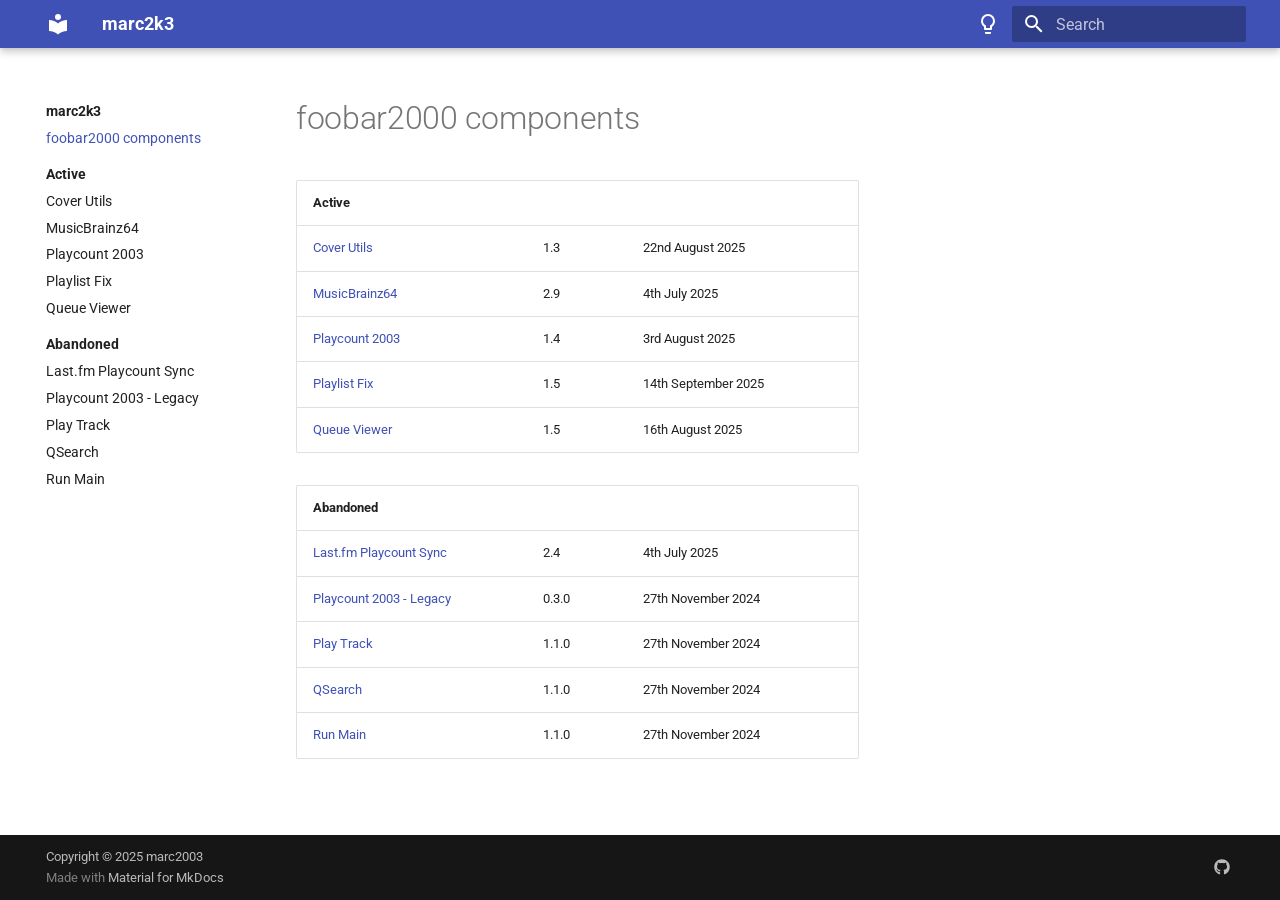
<file: index.html>
<!doctype html>
<html lang="en" class="no-js">
  <head>
    
      <meta charset="utf-8">
      <meta name="viewport" content="width=device-width,initial-scale=1">
      
      
      
      
      
        <link rel="next" href="component/cover-utils/">
      
      
      <link rel="icon" href="assets/images/favicon.png">
      <meta name="generator" content="mkdocs-1.6.1, mkdocs-material-9.6.21">
    
    
      
        <title>marc2k3</title>
      
    
    
      <link rel="stylesheet" href="assets/stylesheets/main.2a3383ac.min.css">
      
        
        <link rel="stylesheet" href="assets/stylesheets/palette.06af60db.min.css">
      
      


    
    
      
    
    
      
        
        
        <link rel="preconnect" href="https://fonts.gstatic.com" crossorigin>
        <link rel="stylesheet" href="https://fonts.googleapis.com/css?family=Roboto:300,300i,400,400i,700,700i%7CRoboto+Mono:400,400i,700,700i&display=fallback">
        <style>:root{--md-text-font:"Roboto";--md-code-font:"Roboto Mono"}</style>
      
    
    
      <link rel="stylesheet" href="stylesheets/extra.css">
    
    <script>__md_scope=new URL(".",location),__md_hash=e=>[...e].reduce(((e,_)=>(e<<5)-e+_.charCodeAt(0)),0),__md_get=(e,_=localStorage,t=__md_scope)=>JSON.parse(_.getItem(t.pathname+"."+e)),__md_set=(e,_,t=localStorage,a=__md_scope)=>{try{t.setItem(a.pathname+"."+e,JSON.stringify(_))}catch(e){}}</script>
    
      

    
    
    
  </head>
  
  
    
    
      
    
    
    
    
    <body dir="ltr" data-md-color-scheme="default" data-md-color-primary="indigo" data-md-color-accent="indigo">
  
    
    <input class="md-toggle" data-md-toggle="drawer" type="checkbox" id="__drawer" autocomplete="off">
    <input class="md-toggle" data-md-toggle="search" type="checkbox" id="__search" autocomplete="off">
    <label class="md-overlay" for="__drawer"></label>
    <div data-md-component="skip">
      
    </div>
    <div data-md-component="announce">
      
    </div>
    
    
      

  

<header class="md-header md-header--shadow" data-md-component="header">
  <nav class="md-header__inner md-grid" aria-label="Header">
    <a href="." title="marc2k3" class="md-header__button md-logo" aria-label="marc2k3" data-md-component="logo">
      
  
  <svg xmlns="http://www.w3.org/2000/svg" viewBox="0 0 24 24"><path d="M12 8a3 3 0 0 0 3-3 3 3 0 0 0-3-3 3 3 0 0 0-3 3 3 3 0 0 0 3 3m0 3.54C9.64 9.35 6.5 8 3 8v11c3.5 0 6.64 1.35 9 3.54 2.36-2.19 5.5-3.54 9-3.54V8c-3.5 0-6.64 1.35-9 3.54"/></svg>

    </a>
    <label class="md-header__button md-icon" for="__drawer">
      
      <svg xmlns="http://www.w3.org/2000/svg" viewBox="0 0 24 24"><path d="M3 6h18v2H3zm0 5h18v2H3zm0 5h18v2H3z"/></svg>
    </label>
    <div class="md-header__title" data-md-component="header-title">
      <div class="md-header__ellipsis">
        <div class="md-header__topic">
          <span class="md-ellipsis">
            marc2k3
          </span>
        </div>
        <div class="md-header__topic" data-md-component="header-topic">
          <span class="md-ellipsis">
            
              foobar2000 components
            
          </span>
        </div>
      </div>
    </div>
    
      
        <form class="md-header__option" data-md-component="palette">
  
    
    
    
    <input class="md-option" data-md-color-media="" data-md-color-scheme="default" data-md-color-primary="indigo" data-md-color-accent="indigo"  aria-label="Switch to dark mode"  type="radio" name="__palette" id="__palette_0">
    
      <label class="md-header__button md-icon" title="Switch to dark mode" for="__palette_1" hidden>
        <svg xmlns="http://www.w3.org/2000/svg" viewBox="0 0 24 24"><path d="M12 2a7 7 0 0 1 7 7c0 2.38-1.19 4.47-3 5.74V17a1 1 0 0 1-1 1H9a1 1 0 0 1-1-1v-2.26C6.19 13.47 5 11.38 5 9a7 7 0 0 1 7-7M9 21v-1h6v1a1 1 0 0 1-1 1h-4a1 1 0 0 1-1-1m3-17a5 5 0 0 0-5 5c0 2.05 1.23 3.81 3 4.58V16h4v-2.42c1.77-.77 3-2.53 3-4.58a5 5 0 0 0-5-5"/></svg>
      </label>
    
  
    
    
    
    <input class="md-option" data-md-color-media="" data-md-color-scheme="slate" data-md-color-primary="indigo" data-md-color-accent="indigo"  aria-label="Switch to light mode"  type="radio" name="__palette" id="__palette_1">
    
      <label class="md-header__button md-icon" title="Switch to light mode" for="__palette_0" hidden>
        <svg xmlns="http://www.w3.org/2000/svg" viewBox="0 0 24 24"><path d="M12 2a7 7 0 0 0-7 7c0 2.38 1.19 4.47 3 5.74V17a1 1 0 0 0 1 1h6a1 1 0 0 0 1-1v-2.26c1.81-1.27 3-3.36 3-5.74a7 7 0 0 0-7-7M9 21a1 1 0 0 0 1 1h4a1 1 0 0 0 1-1v-1H9z"/></svg>
      </label>
    
  
</form>
      
    
    
      <script>var palette=__md_get("__palette");if(palette&&palette.color){if("(prefers-color-scheme)"===palette.color.media){var media=matchMedia("(prefers-color-scheme: light)"),input=document.querySelector(media.matches?"[data-md-color-media='(prefers-color-scheme: light)']":"[data-md-color-media='(prefers-color-scheme: dark)']");palette.color.media=input.getAttribute("data-md-color-media"),palette.color.scheme=input.getAttribute("data-md-color-scheme"),palette.color.primary=input.getAttribute("data-md-color-primary"),palette.color.accent=input.getAttribute("data-md-color-accent")}for(var[key,value]of Object.entries(palette.color))document.body.setAttribute("data-md-color-"+key,value)}</script>
    
    
    
      
      
        <label class="md-header__button md-icon" for="__search">
          
          <svg xmlns="http://www.w3.org/2000/svg" viewBox="0 0 24 24"><path d="M9.5 3A6.5 6.5 0 0 1 16 9.5c0 1.61-.59 3.09-1.56 4.23l.27.27h.79l5 5-1.5 1.5-5-5v-.79l-.27-.27A6.52 6.52 0 0 1 9.5 16 6.5 6.5 0 0 1 3 9.5 6.5 6.5 0 0 1 9.5 3m0 2C7 5 5 7 5 9.5S7 14 9.5 14 14 12 14 9.5 12 5 9.5 5"/></svg>
        </label>
        <div class="md-search" data-md-component="search" role="dialog">
  <label class="md-search__overlay" for="__search"></label>
  <div class="md-search__inner" role="search">
    <form class="md-search__form" name="search">
      <input type="text" class="md-search__input" name="query" aria-label="Search" placeholder="Search" autocapitalize="off" autocorrect="off" autocomplete="off" spellcheck="false" data-md-component="search-query" required>
      <label class="md-search__icon md-icon" for="__search">
        
        <svg xmlns="http://www.w3.org/2000/svg" viewBox="0 0 24 24"><path d="M9.5 3A6.5 6.5 0 0 1 16 9.5c0 1.61-.59 3.09-1.56 4.23l.27.27h.79l5 5-1.5 1.5-5-5v-.79l-.27-.27A6.52 6.52 0 0 1 9.5 16 6.5 6.5 0 0 1 3 9.5 6.5 6.5 0 0 1 9.5 3m0 2C7 5 5 7 5 9.5S7 14 9.5 14 14 12 14 9.5 12 5 9.5 5"/></svg>
        
        <svg xmlns="http://www.w3.org/2000/svg" viewBox="0 0 24 24"><path d="M20 11v2H8l5.5 5.5-1.42 1.42L4.16 12l7.92-7.92L13.5 5.5 8 11z"/></svg>
      </label>
      <nav class="md-search__options" aria-label="Search">
        
        <button type="reset" class="md-search__icon md-icon" title="Clear" aria-label="Clear" tabindex="-1">
          
          <svg xmlns="http://www.w3.org/2000/svg" viewBox="0 0 24 24"><path d="M19 6.41 17.59 5 12 10.59 6.41 5 5 6.41 10.59 12 5 17.59 6.41 19 12 13.41 17.59 19 19 17.59 13.41 12z"/></svg>
        </button>
      </nav>
      
    </form>
    <div class="md-search__output">
      <div class="md-search__scrollwrap" tabindex="0" data-md-scrollfix>
        <div class="md-search-result" data-md-component="search-result">
          <div class="md-search-result__meta">
            Initializing search
          </div>
          <ol class="md-search-result__list" role="presentation"></ol>
        </div>
      </div>
    </div>
  </div>
</div>
      
    
    
  </nav>
  
</header>
    
    <div class="md-container" data-md-component="container">
      
      
        
          
        
      
      <main class="md-main" data-md-component="main">
        <div class="md-main__inner md-grid">
          
            
              
              <div class="md-sidebar md-sidebar--primary" data-md-component="sidebar" data-md-type="navigation" >
                <div class="md-sidebar__scrollwrap">
                  <div class="md-sidebar__inner">
                    



<nav class="md-nav md-nav--primary" aria-label="Navigation" data-md-level="0">
  <label class="md-nav__title" for="__drawer">
    <a href="." title="marc2k3" class="md-nav__button md-logo" aria-label="marc2k3" data-md-component="logo">
      
  
  <svg xmlns="http://www.w3.org/2000/svg" viewBox="0 0 24 24"><path d="M12 8a3 3 0 0 0 3-3 3 3 0 0 0-3-3 3 3 0 0 0-3 3 3 3 0 0 0 3 3m0 3.54C9.64 9.35 6.5 8 3 8v11c3.5 0 6.64 1.35 9 3.54 2.36-2.19 5.5-3.54 9-3.54V8c-3.5 0-6.64 1.35-9 3.54"/></svg>

    </a>
    marc2k3
  </label>
  
  <ul class="md-nav__list" data-md-scrollfix>
    
      
      
  
  
    
  
  
  
    <li class="md-nav__item md-nav__item--active">
      
      <input class="md-nav__toggle md-toggle" type="checkbox" id="__toc">
      
      
      
      <a href="." class="md-nav__link md-nav__link--active">
        
  
  
  <span class="md-ellipsis">
    foobar2000 components
    
  </span>
  

      </a>
      
    </li>
  

    
      
      
  
  
  
  
    
    
    
    
      
        
        
      
    
    
    <li class="md-nav__item md-nav__item--section md-nav__item--nested">
      
        
        
        <input class="md-nav__toggle md-toggle " type="checkbox" id="__nav_2" >
        
          
          <label class="md-nav__link" for="__nav_2" id="__nav_2_label" tabindex="">
            
  
  
  <span class="md-ellipsis">
    Active
    
  </span>
  

            <span class="md-nav__icon md-icon"></span>
          </label>
        
        <nav class="md-nav" data-md-level="1" aria-labelledby="__nav_2_label" aria-expanded="false">
          <label class="md-nav__title" for="__nav_2">
            <span class="md-nav__icon md-icon"></span>
            Active
          </label>
          <ul class="md-nav__list" data-md-scrollfix>
            
              
                
  
  
  
  
    <li class="md-nav__item">
      <a href="component/cover-utils/" class="md-nav__link">
        
  
  
  <span class="md-ellipsis">
    Cover Utils
    
  </span>
  

      </a>
    </li>
  

              
            
              
                
  
  
  
  
    <li class="md-nav__item">
      <a href="component/musicbrainz64/" class="md-nav__link">
        
  
  
  <span class="md-ellipsis">
    MusicBrainz64
    
  </span>
  

      </a>
    </li>
  

              
            
              
                
  
  
  
  
    <li class="md-nav__item">
      <a href="component/playcount-2003/" class="md-nav__link">
        
  
  
  <span class="md-ellipsis">
    Playcount 2003
    
  </span>
  

      </a>
    </li>
  

              
            
              
                
  
  
  
  
    <li class="md-nav__item">
      <a href="component/playlist-fix/" class="md-nav__link">
        
  
  
  <span class="md-ellipsis">
    Playlist Fix
    
  </span>
  

      </a>
    </li>
  

              
            
              
                
  
  
  
  
    <li class="md-nav__item">
      <a href="component/queue-viewer/" class="md-nav__link">
        
  
  
  <span class="md-ellipsis">
    Queue Viewer
    
  </span>
  

      </a>
    </li>
  

              
            
          </ul>
        </nav>
      
    </li>
  

    
      
      
  
  
  
  
    
    
    
    
      
        
        
      
    
    
    <li class="md-nav__item md-nav__item--section md-nav__item--nested">
      
        
        
        <input class="md-nav__toggle md-toggle " type="checkbox" id="__nav_3" >
        
          
          <label class="md-nav__link" for="__nav_3" id="__nav_3_label" tabindex="">
            
  
  
  <span class="md-ellipsis">
    Abandoned
    
  </span>
  

            <span class="md-nav__icon md-icon"></span>
          </label>
        
        <nav class="md-nav" data-md-level="1" aria-labelledby="__nav_3_label" aria-expanded="false">
          <label class="md-nav__title" for="__nav_3">
            <span class="md-nav__icon md-icon"></span>
            Abandoned
          </label>
          <ul class="md-nav__list" data-md-scrollfix>
            
              
                
  
  
  
  
    <li class="md-nav__item">
      <a href="component/lastfm-playcount-sync/" class="md-nav__link">
        
  
  
  <span class="md-ellipsis">
    Last.fm Playcount Sync
    
  </span>
  

      </a>
    </li>
  

              
            
              
                
  
  
  
  
    <li class="md-nav__item">
      <a href="component/playcount-2003-legacy/" class="md-nav__link">
        
  
  
  <span class="md-ellipsis">
    Playcount 2003 - Legacy
    
  </span>
  

      </a>
    </li>
  

              
            
              
                
  
  
  
  
    <li class="md-nav__item">
      <a href="component/play-track/" class="md-nav__link">
        
  
  
  <span class="md-ellipsis">
    Play Track
    
  </span>
  

      </a>
    </li>
  

              
            
              
                
  
  
  
  
    <li class="md-nav__item">
      <a href="component/qsearch/" class="md-nav__link">
        
  
  
  <span class="md-ellipsis">
    QSearch
    
  </span>
  

      </a>
    </li>
  

              
            
              
                
  
  
  
  
    <li class="md-nav__item">
      <a href="component/run-main/" class="md-nav__link">
        
  
  
  <span class="md-ellipsis">
    Run Main
    
  </span>
  

      </a>
    </li>
  

              
            
          </ul>
        </nav>
      
    </li>
  

    
  </ul>
</nav>
                  </div>
                </div>
              </div>
            
            
              
              <div class="md-sidebar md-sidebar--secondary" data-md-component="sidebar" data-md-type="toc" >
                <div class="md-sidebar__scrollwrap">
                  <div class="md-sidebar__inner">
                    

<nav class="md-nav md-nav--secondary" aria-label="Table of contents">
  
  
  
  
</nav>
                  </div>
                </div>
              </div>
            
          
          
            <div class="md-content" data-md-component="content">
              <article class="md-content__inner md-typeset">
                
                  



  <h1>foobar2000 components</h1>

<table>
<thead>
<tr>
<th style="text-align: left;">Active</th>
<th style="text-align: left;"></th>
<th style="text-align: left;"></th>
</tr>
</thead>
<tbody>
<tr>
<td style="text-align: left;"><a href="component/cover-utils/">Cover Utils</a></td>
<td style="text-align: left;">1.3</td>
<td style="text-align: left;">22nd August 2025</td>
</tr>
<tr>
<td style="text-align: left;"><a href="component/musicbrainz64/">MusicBrainz64</a></td>
<td style="text-align: left;">2.9</td>
<td style="text-align: left;">4th July 2025</td>
</tr>
<tr>
<td style="text-align: left;"><a href="component/playcount-2003/">Playcount 2003</a></td>
<td style="text-align: left;">1.4</td>
<td style="text-align: left;">3rd August 2025</td>
</tr>
<tr>
<td style="text-align: left;"><a href="component/playlist-fix/">Playlist Fix</a></td>
<td style="text-align: left;">1.5</td>
<td style="text-align: left;">14th September 2025</td>
</tr>
<tr>
<td style="text-align: left;"><a href="component/queue-viewer/">Queue Viewer</a></td>
<td style="text-align: left;">1.5</td>
<td style="text-align: left;">16th August 2025</td>
</tr>
</tbody>
</table>
<table>
<thead>
<tr>
<th style="text-align: left;">Abandoned</th>
<th style="text-align: left;"></th>
<th style="text-align: left;"></th>
</tr>
</thead>
<tbody>
<tr>
<td style="text-align: left;"><a href="component/lastfm-playcount-sync/">Last.fm Playcount Sync</a></td>
<td style="text-align: left;">2.4</td>
<td style="text-align: left;">4th July 2025</td>
</tr>
<tr>
<td style="text-align: left;"><a href="component/playcount-2003-legacy/">Playcount 2003 - Legacy</a></td>
<td style="text-align: left;">0.3.0</td>
<td style="text-align: left;">27th November 2024</td>
</tr>
<tr>
<td style="text-align: left;"><a href="component/play-track/">Play Track</a></td>
<td style="text-align: left;">1.1.0</td>
<td style="text-align: left;">27th November 2024</td>
</tr>
<tr>
<td style="text-align: left;"><a href="component/qsearch/">QSearch</a></td>
<td style="text-align: left;">1.1.0</td>
<td style="text-align: left;">27th November 2024</td>
</tr>
<tr>
<td style="text-align: left;"><a href="component/run-main/">Run Main</a></td>
<td style="text-align: left;">1.1.0</td>
<td style="text-align: left;">27th November 2024</td>
</tr>
</tbody>
</table>












                
              </article>
            </div>
          
          
<script>var target=document.getElementById(location.hash.slice(1));target&&target.name&&(target.checked=target.name.startsWith("__tabbed_"))</script>
        </div>
        
      </main>
      
        <footer class="md-footer">
  
  <div class="md-footer-meta md-typeset">
    <div class="md-footer-meta__inner md-grid">
      <div class="md-copyright">
  
    <div class="md-copyright__highlight">
      Copyright &copy; 2025 marc2003
    </div>
  
  
    Made with
    <a href="https://squidfunk.github.io/mkdocs-material/" target="_blank" rel="noopener">
      Material for MkDocs
    </a>
  
</div>
      
        
<div class="md-social">
  
    
    
    
    
      
      
    
    <a href="https://github.com/marc2k3" target="_blank" rel="noopener" title="github.com" class="md-social__link">
      <svg xmlns="http://www.w3.org/2000/svg" viewBox="0 0 512 512"><!--! Font Awesome Free 7.0.1 by @fontawesome - https://fontawesome.com License - https://fontawesome.com/license/free (Icons: CC BY 4.0, Fonts: SIL OFL 1.1, Code: MIT License) Copyright 2025 Fonticons, Inc.--><path d="M173.9 397.4c0 2-2.3 3.6-5.2 3.6-3.3.3-5.6-1.3-5.6-3.6 0-2 2.3-3.6 5.2-3.6 3-.3 5.6 1.3 5.6 3.6m-31.1-4.5c-.7 2 1.3 4.3 4.3 4.9 2.6 1 5.6 0 6.2-2s-1.3-4.3-4.3-5.2c-2.6-.7-5.5.3-6.2 2.3m44.2-1.7c-2.9.7-4.9 2.6-4.6 4.9.3 2 2.9 3.3 5.9 2.6 2.9-.7 4.9-2.6 4.6-4.6-.3-1.9-3-3.2-5.9-2.9M252.8 8C114.1 8 8 113.3 8 252c0 110.9 69.8 205.8 169.5 239.2 12.8 2.3 17.3-5.6 17.3-12.1 0-6.2-.3-40.4-.3-61.4 0 0-70 15-84.7-29.8 0 0-11.4-29.1-27.8-36.6 0 0-22.9-15.7 1.6-15.4 0 0 24.9 2 38.6 25.8 21.9 38.6 58.6 27.5 72.9 20.9 2.3-16 8.8-27.1 16-33.7-55.9-6.2-112.3-14.3-112.3-110.5 0-27.5 7.6-41.3 23.6-58.9-2.6-6.5-11.1-33.3 2.6-67.9 20.9-6.5 69 27 69 27 20-5.6 41.5-8.5 62.8-8.5s42.8 2.9 62.8 8.5c0 0 48.1-33.6 69-27 13.7 34.7 5.2 61.4 2.6 67.9 16 17.7 25.8 31.5 25.8 58.9 0 96.5-58.9 104.2-114.8 110.5 9.2 7.9 17 22.9 17 46.4 0 33.7-.3 75.4-.3 83.6 0 6.5 4.6 14.4 17.3 12.1C436.2 457.8 504 362.9 504 252 504 113.3 391.5 8 252.8 8M105.2 352.9c-1.3 1-1 3.3.7 5.2 1.6 1.6 3.9 2.3 5.2 1 1.3-1 1-3.3-.7-5.2-1.6-1.6-3.9-2.3-5.2-1m-10.8-8.1c-.7 1.3.3 2.9 2.3 3.9 1.6 1 3.6.7 4.3-.7.7-1.3-.3-2.9-2.3-3.9-2-.6-3.6-.3-4.3.7m32.4 35.6c-1.6 1.3-1 4.3 1.3 6.2 2.3 2.3 5.2 2.6 6.5 1 1.3-1.3.7-4.3-1.3-6.2-2.2-2.3-5.2-2.6-6.5-1m-11.4-14.7c-1.6 1-1.6 3.6 0 5.9s4.3 3.3 5.6 2.3c1.6-1.3 1.6-3.9 0-6.2-1.4-2.3-4-3.3-5.6-2"/></svg>
    </a>
  
</div>
      
    </div>
  </div>
</footer>
      
    </div>
    <div class="md-dialog" data-md-component="dialog">
      <div class="md-dialog__inner md-typeset"></div>
    </div>
    
    
    
      
      <script id="__config" type="application/json">{"base": ".", "features": ["content.code.copy", "navigation.sections"], "search": "assets/javascripts/workers/search.973d3a69.min.js", "tags": null, "translations": {"clipboard.copied": "Copied to clipboard", "clipboard.copy": "Copy to clipboard", "search.result.more.one": "1 more on this page", "search.result.more.other": "# more on this page", "search.result.none": "No matching documents", "search.result.one": "1 matching document", "search.result.other": "# matching documents", "search.result.placeholder": "Type to start searching", "search.result.term.missing": "Missing", "select.version": "Select version"}, "version": null}</script>
    
    
      <script src="assets/javascripts/bundle.f55a23d4.min.js"></script>
      
    
  </body>
</html>
</file>
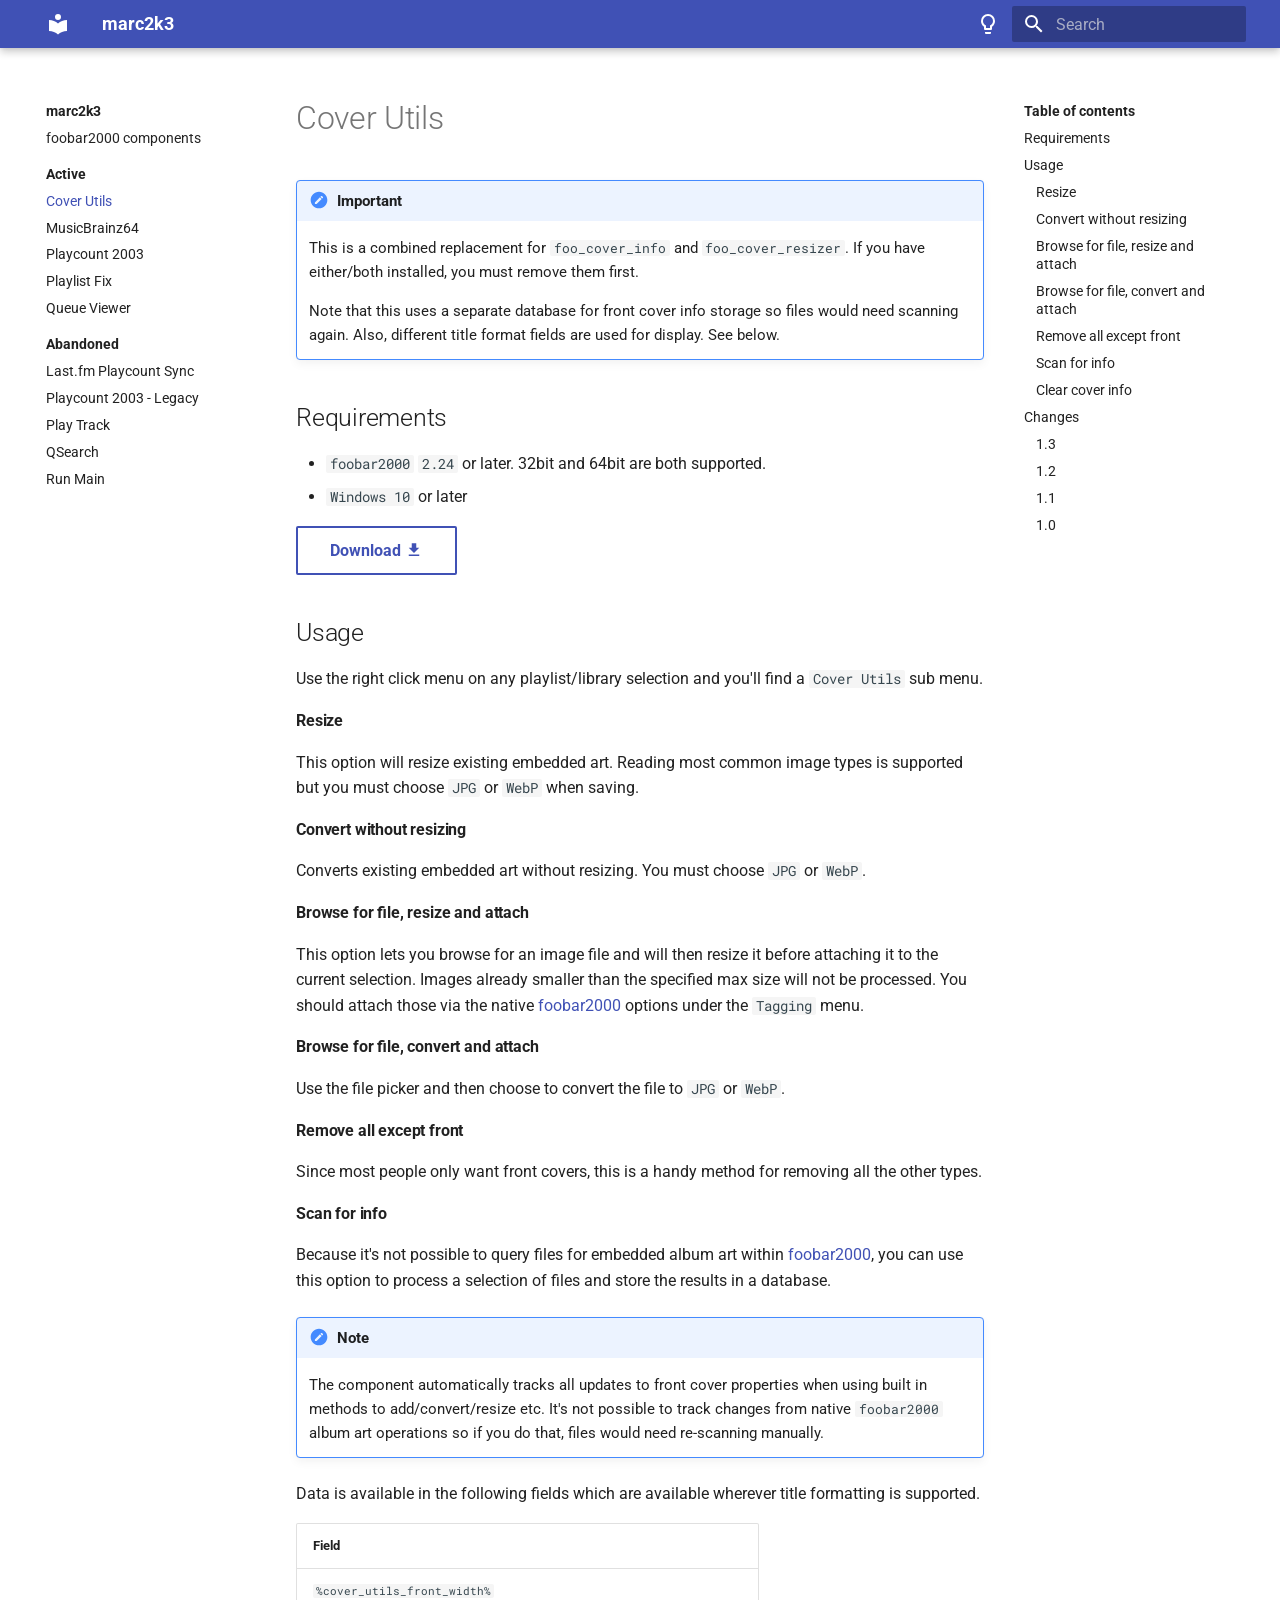
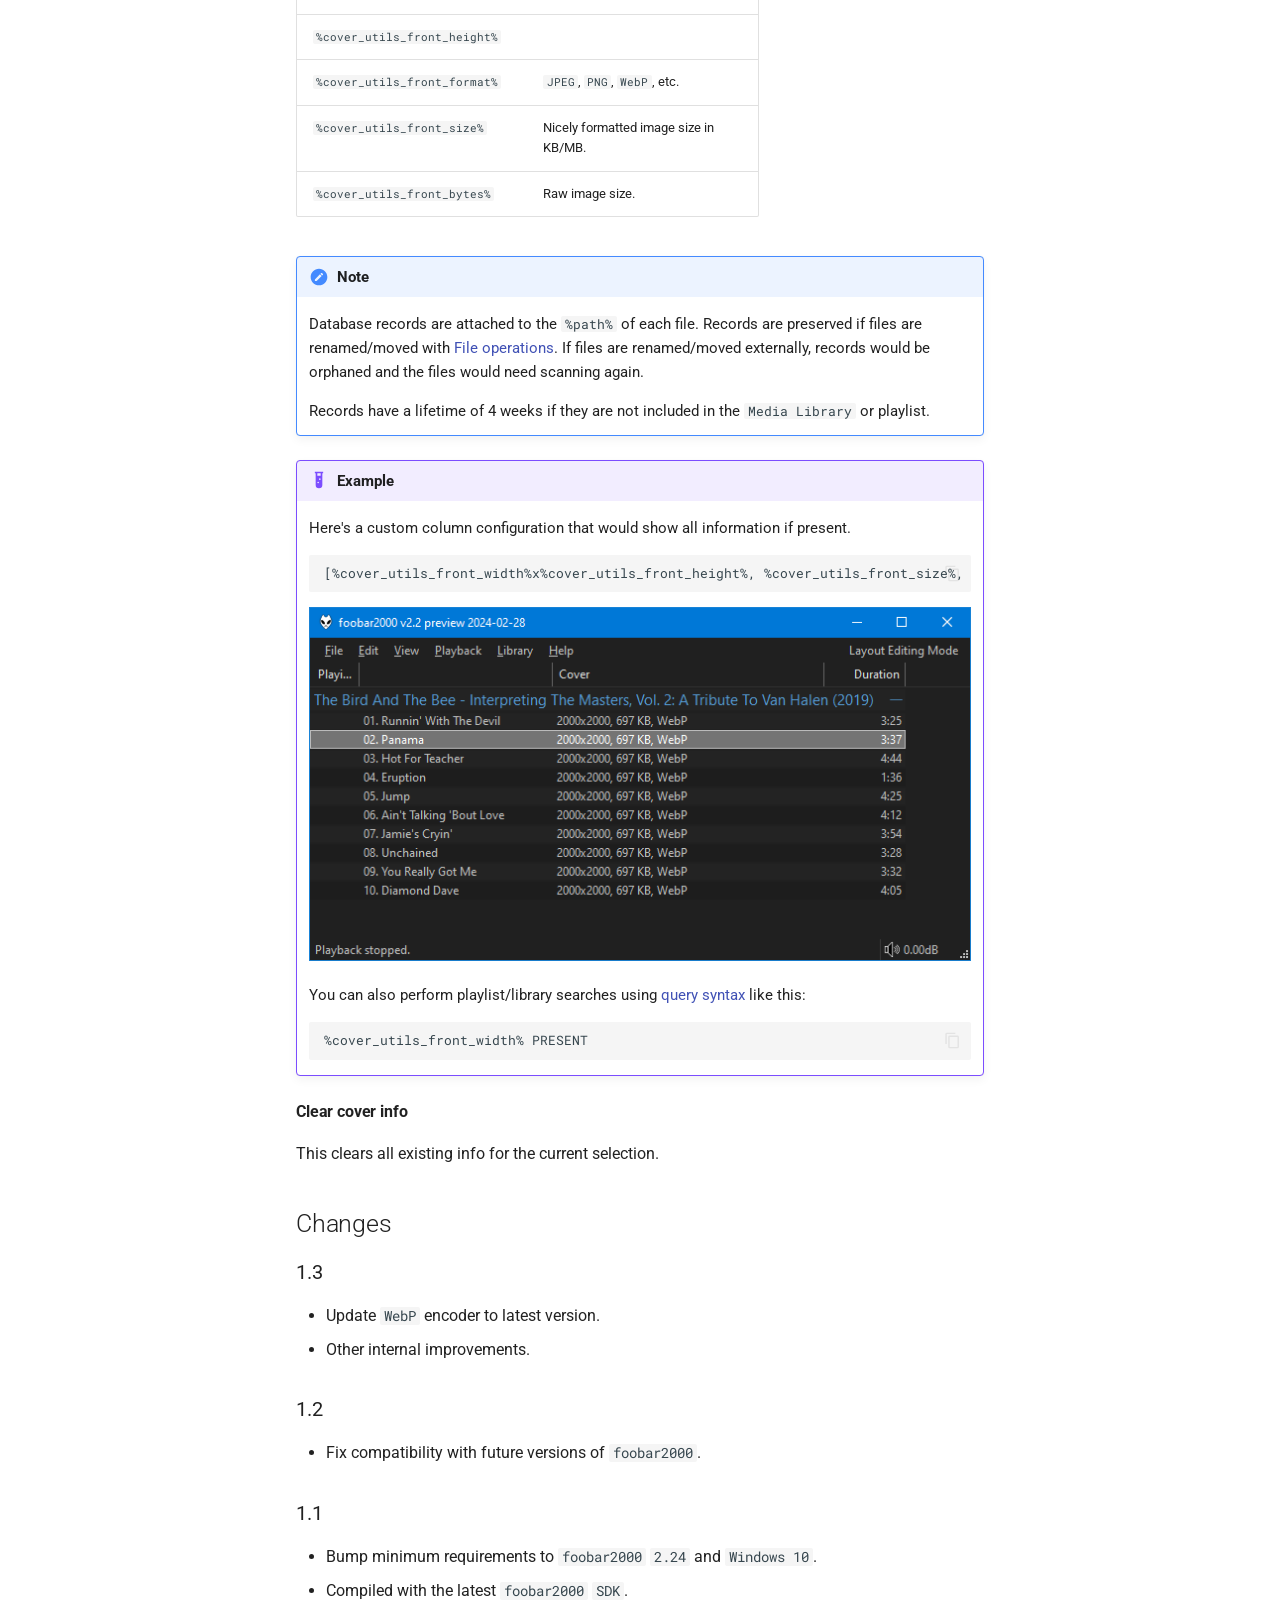
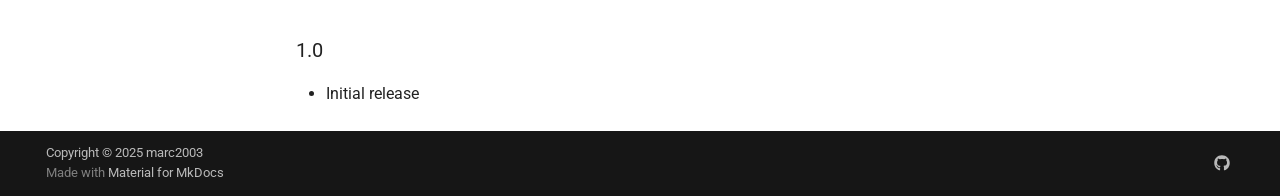
<file: component/cover-utils/index.html>
<!doctype html>
<html lang="en" class="no-js">
  <head>
    
      <meta charset="utf-8">
      <meta name="viewport" content="width=device-width,initial-scale=1">
      
      
      
      
        <link rel="prev" href="../..">
      
      
        <link rel="next" href="../musicbrainz64/">
      
      
      <link rel="icon" href="../../assets/images/favicon.png">
      <meta name="generator" content="mkdocs-1.6.1, mkdocs-material-9.6.21">
    
    
      
        <title>Cover Utils - marc2k3</title>
      
    
    
      <link rel="stylesheet" href="../../assets/stylesheets/main.2a3383ac.min.css">
      
        
        <link rel="stylesheet" href="../../assets/stylesheets/palette.06af60db.min.css">
      
      


    
    
      
    
    
      
        
        
        <link rel="preconnect" href="https://fonts.gstatic.com" crossorigin>
        <link rel="stylesheet" href="https://fonts.googleapis.com/css?family=Roboto:300,300i,400,400i,700,700i%7CRoboto+Mono:400,400i,700,700i&display=fallback">
        <style>:root{--md-text-font:"Roboto";--md-code-font:"Roboto Mono"}</style>
      
    
    
      <link rel="stylesheet" href="../../stylesheets/extra.css">
    
    <script>__md_scope=new URL("../..",location),__md_hash=e=>[...e].reduce(((e,_)=>(e<<5)-e+_.charCodeAt(0)),0),__md_get=(e,_=localStorage,t=__md_scope)=>JSON.parse(_.getItem(t.pathname+"."+e)),__md_set=(e,_,t=localStorage,a=__md_scope)=>{try{t.setItem(a.pathname+"."+e,JSON.stringify(_))}catch(e){}}</script>
    
      

    
    
    
  </head>
  
  
    
    
      
    
    
    
    
    <body dir="ltr" data-md-color-scheme="default" data-md-color-primary="indigo" data-md-color-accent="indigo">
  
    
    <input class="md-toggle" data-md-toggle="drawer" type="checkbox" id="__drawer" autocomplete="off">
    <input class="md-toggle" data-md-toggle="search" type="checkbox" id="__search" autocomplete="off">
    <label class="md-overlay" for="__drawer"></label>
    <div data-md-component="skip">
      
        
        <a href="#cover-utils" class="md-skip">
          Skip to content
        </a>
      
    </div>
    <div data-md-component="announce">
      
    </div>
    
    
      

  

<header class="md-header md-header--shadow" data-md-component="header">
  <nav class="md-header__inner md-grid" aria-label="Header">
    <a href="../.." title="marc2k3" class="md-header__button md-logo" aria-label="marc2k3" data-md-component="logo">
      
  
  <svg xmlns="http://www.w3.org/2000/svg" viewBox="0 0 24 24"><path d="M12 8a3 3 0 0 0 3-3 3 3 0 0 0-3-3 3 3 0 0 0-3 3 3 3 0 0 0 3 3m0 3.54C9.64 9.35 6.5 8 3 8v11c3.5 0 6.64 1.35 9 3.54 2.36-2.19 5.5-3.54 9-3.54V8c-3.5 0-6.64 1.35-9 3.54"/></svg>

    </a>
    <label class="md-header__button md-icon" for="__drawer">
      
      <svg xmlns="http://www.w3.org/2000/svg" viewBox="0 0 24 24"><path d="M3 6h18v2H3zm0 5h18v2H3zm0 5h18v2H3z"/></svg>
    </label>
    <div class="md-header__title" data-md-component="header-title">
      <div class="md-header__ellipsis">
        <div class="md-header__topic">
          <span class="md-ellipsis">
            marc2k3
          </span>
        </div>
        <div class="md-header__topic" data-md-component="header-topic">
          <span class="md-ellipsis">
            
              Cover Utils
            
          </span>
        </div>
      </div>
    </div>
    
      
        <form class="md-header__option" data-md-component="palette">
  
    
    
    
    <input class="md-option" data-md-color-media="" data-md-color-scheme="default" data-md-color-primary="indigo" data-md-color-accent="indigo"  aria-label="Switch to dark mode"  type="radio" name="__palette" id="__palette_0">
    
      <label class="md-header__button md-icon" title="Switch to dark mode" for="__palette_1" hidden>
        <svg xmlns="http://www.w3.org/2000/svg" viewBox="0 0 24 24"><path d="M12 2a7 7 0 0 1 7 7c0 2.38-1.19 4.47-3 5.74V17a1 1 0 0 1-1 1H9a1 1 0 0 1-1-1v-2.26C6.19 13.47 5 11.38 5 9a7 7 0 0 1 7-7M9 21v-1h6v1a1 1 0 0 1-1 1h-4a1 1 0 0 1-1-1m3-17a5 5 0 0 0-5 5c0 2.05 1.23 3.81 3 4.58V16h4v-2.42c1.77-.77 3-2.53 3-4.58a5 5 0 0 0-5-5"/></svg>
      </label>
    
  
    
    
    
    <input class="md-option" data-md-color-media="" data-md-color-scheme="slate" data-md-color-primary="indigo" data-md-color-accent="indigo"  aria-label="Switch to light mode"  type="radio" name="__palette" id="__palette_1">
    
      <label class="md-header__button md-icon" title="Switch to light mode" for="__palette_0" hidden>
        <svg xmlns="http://www.w3.org/2000/svg" viewBox="0 0 24 24"><path d="M12 2a7 7 0 0 0-7 7c0 2.38 1.19 4.47 3 5.74V17a1 1 0 0 0 1 1h6a1 1 0 0 0 1-1v-2.26c1.81-1.27 3-3.36 3-5.74a7 7 0 0 0-7-7M9 21a1 1 0 0 0 1 1h4a1 1 0 0 0 1-1v-1H9z"/></svg>
      </label>
    
  
</form>
      
    
    
      <script>var palette=__md_get("__palette");if(palette&&palette.color){if("(prefers-color-scheme)"===palette.color.media){var media=matchMedia("(prefers-color-scheme: light)"),input=document.querySelector(media.matches?"[data-md-color-media='(prefers-color-scheme: light)']":"[data-md-color-media='(prefers-color-scheme: dark)']");palette.color.media=input.getAttribute("data-md-color-media"),palette.color.scheme=input.getAttribute("data-md-color-scheme"),palette.color.primary=input.getAttribute("data-md-color-primary"),palette.color.accent=input.getAttribute("data-md-color-accent")}for(var[key,value]of Object.entries(palette.color))document.body.setAttribute("data-md-color-"+key,value)}</script>
    
    
    
      
      
        <label class="md-header__button md-icon" for="__search">
          
          <svg xmlns="http://www.w3.org/2000/svg" viewBox="0 0 24 24"><path d="M9.5 3A6.5 6.5 0 0 1 16 9.5c0 1.61-.59 3.09-1.56 4.23l.27.27h.79l5 5-1.5 1.5-5-5v-.79l-.27-.27A6.52 6.52 0 0 1 9.5 16 6.5 6.5 0 0 1 3 9.5 6.5 6.5 0 0 1 9.5 3m0 2C7 5 5 7 5 9.5S7 14 9.5 14 14 12 14 9.5 12 5 9.5 5"/></svg>
        </label>
        <div class="md-search" data-md-component="search" role="dialog">
  <label class="md-search__overlay" for="__search"></label>
  <div class="md-search__inner" role="search">
    <form class="md-search__form" name="search">
      <input type="text" class="md-search__input" name="query" aria-label="Search" placeholder="Search" autocapitalize="off" autocorrect="off" autocomplete="off" spellcheck="false" data-md-component="search-query" required>
      <label class="md-search__icon md-icon" for="__search">
        
        <svg xmlns="http://www.w3.org/2000/svg" viewBox="0 0 24 24"><path d="M9.5 3A6.5 6.5 0 0 1 16 9.5c0 1.61-.59 3.09-1.56 4.23l.27.27h.79l5 5-1.5 1.5-5-5v-.79l-.27-.27A6.52 6.52 0 0 1 9.5 16 6.5 6.5 0 0 1 3 9.5 6.5 6.5 0 0 1 9.5 3m0 2C7 5 5 7 5 9.5S7 14 9.5 14 14 12 14 9.5 12 5 9.5 5"/></svg>
        
        <svg xmlns="http://www.w3.org/2000/svg" viewBox="0 0 24 24"><path d="M20 11v2H8l5.5 5.5-1.42 1.42L4.16 12l7.92-7.92L13.5 5.5 8 11z"/></svg>
      </label>
      <nav class="md-search__options" aria-label="Search">
        
        <button type="reset" class="md-search__icon md-icon" title="Clear" aria-label="Clear" tabindex="-1">
          
          <svg xmlns="http://www.w3.org/2000/svg" viewBox="0 0 24 24"><path d="M19 6.41 17.59 5 12 10.59 6.41 5 5 6.41 10.59 12 5 17.59 6.41 19 12 13.41 17.59 19 19 17.59 13.41 12z"/></svg>
        </button>
      </nav>
      
    </form>
    <div class="md-search__output">
      <div class="md-search__scrollwrap" tabindex="0" data-md-scrollfix>
        <div class="md-search-result" data-md-component="search-result">
          <div class="md-search-result__meta">
            Initializing search
          </div>
          <ol class="md-search-result__list" role="presentation"></ol>
        </div>
      </div>
    </div>
  </div>
</div>
      
    
    
  </nav>
  
</header>
    
    <div class="md-container" data-md-component="container">
      
      
        
          
        
      
      <main class="md-main" data-md-component="main">
        <div class="md-main__inner md-grid">
          
            
              
              <div class="md-sidebar md-sidebar--primary" data-md-component="sidebar" data-md-type="navigation" >
                <div class="md-sidebar__scrollwrap">
                  <div class="md-sidebar__inner">
                    



<nav class="md-nav md-nav--primary" aria-label="Navigation" data-md-level="0">
  <label class="md-nav__title" for="__drawer">
    <a href="../.." title="marc2k3" class="md-nav__button md-logo" aria-label="marc2k3" data-md-component="logo">
      
  
  <svg xmlns="http://www.w3.org/2000/svg" viewBox="0 0 24 24"><path d="M12 8a3 3 0 0 0 3-3 3 3 0 0 0-3-3 3 3 0 0 0-3 3 3 3 0 0 0 3 3m0 3.54C9.64 9.35 6.5 8 3 8v11c3.5 0 6.64 1.35 9 3.54 2.36-2.19 5.5-3.54 9-3.54V8c-3.5 0-6.64 1.35-9 3.54"/></svg>

    </a>
    marc2k3
  </label>
  
  <ul class="md-nav__list" data-md-scrollfix>
    
      
      
  
  
  
  
    <li class="md-nav__item">
      <a href="../.." class="md-nav__link">
        
  
  
  <span class="md-ellipsis">
    foobar2000 components
    
  </span>
  

      </a>
    </li>
  

    
      
      
  
  
    
  
  
  
    
    
    
    
      
        
        
      
    
    
    <li class="md-nav__item md-nav__item--active md-nav__item--section md-nav__item--nested">
      
        
        
        <input class="md-nav__toggle md-toggle " type="checkbox" id="__nav_2" checked>
        
          
          <label class="md-nav__link" for="__nav_2" id="__nav_2_label" tabindex="">
            
  
  
  <span class="md-ellipsis">
    Active
    
  </span>
  

            <span class="md-nav__icon md-icon"></span>
          </label>
        
        <nav class="md-nav" data-md-level="1" aria-labelledby="__nav_2_label" aria-expanded="true">
          <label class="md-nav__title" for="__nav_2">
            <span class="md-nav__icon md-icon"></span>
            Active
          </label>
          <ul class="md-nav__list" data-md-scrollfix>
            
              
                
  
  
    
  
  
  
    <li class="md-nav__item md-nav__item--active">
      
      <input class="md-nav__toggle md-toggle" type="checkbox" id="__toc">
      
      
        
      
      
        <label class="md-nav__link md-nav__link--active" for="__toc">
          
  
  
  <span class="md-ellipsis">
    Cover Utils
    
  </span>
  

          <span class="md-nav__icon md-icon"></span>
        </label>
      
      <a href="./" class="md-nav__link md-nav__link--active">
        
  
  
  <span class="md-ellipsis">
    Cover Utils
    
  </span>
  

      </a>
      
        

<nav class="md-nav md-nav--secondary" aria-label="Table of contents">
  
  
  
    
  
  
    <label class="md-nav__title" for="__toc">
      <span class="md-nav__icon md-icon"></span>
      Table of contents
    </label>
    <ul class="md-nav__list" data-md-component="toc" data-md-scrollfix>
      
        <li class="md-nav__item">
  <a href="#requirements" class="md-nav__link">
    <span class="md-ellipsis">
      Requirements
    </span>
  </a>
  
</li>
      
        <li class="md-nav__item">
  <a href="#usage" class="md-nav__link">
    <span class="md-ellipsis">
      Usage
    </span>
  </a>
  
    <nav class="md-nav" aria-label="Usage">
      <ul class="md-nav__list">
        
          <li class="md-nav__item">
  <a href="#resize" class="md-nav__link">
    <span class="md-ellipsis">
      Resize
    </span>
  </a>
  
</li>
        
          <li class="md-nav__item">
  <a href="#convert-without-resizing" class="md-nav__link">
    <span class="md-ellipsis">
      Convert without resizing
    </span>
  </a>
  
</li>
        
          <li class="md-nav__item">
  <a href="#browse-for-file-resize-and-attach" class="md-nav__link">
    <span class="md-ellipsis">
      Browse for file, resize and attach
    </span>
  </a>
  
</li>
        
          <li class="md-nav__item">
  <a href="#browse-for-file-convert-and-attach" class="md-nav__link">
    <span class="md-ellipsis">
      Browse for file, convert and attach
    </span>
  </a>
  
</li>
        
          <li class="md-nav__item">
  <a href="#remove-all-except-front" class="md-nav__link">
    <span class="md-ellipsis">
      Remove all except front
    </span>
  </a>
  
</li>
        
          <li class="md-nav__item">
  <a href="#scan-for-info" class="md-nav__link">
    <span class="md-ellipsis">
      Scan for info
    </span>
  </a>
  
</li>
        
          <li class="md-nav__item">
  <a href="#clear-cover-info" class="md-nav__link">
    <span class="md-ellipsis">
      Clear cover info
    </span>
  </a>
  
</li>
        
      </ul>
    </nav>
  
</li>
      
        <li class="md-nav__item">
  <a href="#changes" class="md-nav__link">
    <span class="md-ellipsis">
      Changes
    </span>
  </a>
  
    <nav class="md-nav" aria-label="Changes">
      <ul class="md-nav__list">
        
          <li class="md-nav__item">
  <a href="#13" class="md-nav__link">
    <span class="md-ellipsis">
      1.3
    </span>
  </a>
  
</li>
        
          <li class="md-nav__item">
  <a href="#12" class="md-nav__link">
    <span class="md-ellipsis">
      1.2
    </span>
  </a>
  
</li>
        
          <li class="md-nav__item">
  <a href="#11" class="md-nav__link">
    <span class="md-ellipsis">
      1.1
    </span>
  </a>
  
</li>
        
          <li class="md-nav__item">
  <a href="#10" class="md-nav__link">
    <span class="md-ellipsis">
      1.0
    </span>
  </a>
  
</li>
        
      </ul>
    </nav>
  
</li>
      
    </ul>
  
</nav>
      
    </li>
  

              
            
              
                
  
  
  
  
    <li class="md-nav__item">
      <a href="../musicbrainz64/" class="md-nav__link">
        
  
  
  <span class="md-ellipsis">
    MusicBrainz64
    
  </span>
  

      </a>
    </li>
  

              
            
              
                
  
  
  
  
    <li class="md-nav__item">
      <a href="../playcount-2003/" class="md-nav__link">
        
  
  
  <span class="md-ellipsis">
    Playcount 2003
    
  </span>
  

      </a>
    </li>
  

              
            
              
                
  
  
  
  
    <li class="md-nav__item">
      <a href="../playlist-fix/" class="md-nav__link">
        
  
  
  <span class="md-ellipsis">
    Playlist Fix
    
  </span>
  

      </a>
    </li>
  

              
            
              
                
  
  
  
  
    <li class="md-nav__item">
      <a href="../queue-viewer/" class="md-nav__link">
        
  
  
  <span class="md-ellipsis">
    Queue Viewer
    
  </span>
  

      </a>
    </li>
  

              
            
          </ul>
        </nav>
      
    </li>
  

    
      
      
  
  
  
  
    
    
    
    
      
        
        
      
    
    
    <li class="md-nav__item md-nav__item--section md-nav__item--nested">
      
        
        
        <input class="md-nav__toggle md-toggle " type="checkbox" id="__nav_3" >
        
          
          <label class="md-nav__link" for="__nav_3" id="__nav_3_label" tabindex="">
            
  
  
  <span class="md-ellipsis">
    Abandoned
    
  </span>
  

            <span class="md-nav__icon md-icon"></span>
          </label>
        
        <nav class="md-nav" data-md-level="1" aria-labelledby="__nav_3_label" aria-expanded="false">
          <label class="md-nav__title" for="__nav_3">
            <span class="md-nav__icon md-icon"></span>
            Abandoned
          </label>
          <ul class="md-nav__list" data-md-scrollfix>
            
              
                
  
  
  
  
    <li class="md-nav__item">
      <a href="../lastfm-playcount-sync/" class="md-nav__link">
        
  
  
  <span class="md-ellipsis">
    Last.fm Playcount Sync
    
  </span>
  

      </a>
    </li>
  

              
            
              
                
  
  
  
  
    <li class="md-nav__item">
      <a href="../playcount-2003-legacy/" class="md-nav__link">
        
  
  
  <span class="md-ellipsis">
    Playcount 2003 - Legacy
    
  </span>
  

      </a>
    </li>
  

              
            
              
                
  
  
  
  
    <li class="md-nav__item">
      <a href="../play-track/" class="md-nav__link">
        
  
  
  <span class="md-ellipsis">
    Play Track
    
  </span>
  

      </a>
    </li>
  

              
            
              
                
  
  
  
  
    <li class="md-nav__item">
      <a href="../qsearch/" class="md-nav__link">
        
  
  
  <span class="md-ellipsis">
    QSearch
    
  </span>
  

      </a>
    </li>
  

              
            
              
                
  
  
  
  
    <li class="md-nav__item">
      <a href="../run-main/" class="md-nav__link">
        
  
  
  <span class="md-ellipsis">
    Run Main
    
  </span>
  

      </a>
    </li>
  

              
            
          </ul>
        </nav>
      
    </li>
  

    
  </ul>
</nav>
                  </div>
                </div>
              </div>
            
            
              
              <div class="md-sidebar md-sidebar--secondary" data-md-component="sidebar" data-md-type="toc" >
                <div class="md-sidebar__scrollwrap">
                  <div class="md-sidebar__inner">
                    

<nav class="md-nav md-nav--secondary" aria-label="Table of contents">
  
  
  
    
  
  
    <label class="md-nav__title" for="__toc">
      <span class="md-nav__icon md-icon"></span>
      Table of contents
    </label>
    <ul class="md-nav__list" data-md-component="toc" data-md-scrollfix>
      
        <li class="md-nav__item">
  <a href="#requirements" class="md-nav__link">
    <span class="md-ellipsis">
      Requirements
    </span>
  </a>
  
</li>
      
        <li class="md-nav__item">
  <a href="#usage" class="md-nav__link">
    <span class="md-ellipsis">
      Usage
    </span>
  </a>
  
    <nav class="md-nav" aria-label="Usage">
      <ul class="md-nav__list">
        
          <li class="md-nav__item">
  <a href="#resize" class="md-nav__link">
    <span class="md-ellipsis">
      Resize
    </span>
  </a>
  
</li>
        
          <li class="md-nav__item">
  <a href="#convert-without-resizing" class="md-nav__link">
    <span class="md-ellipsis">
      Convert without resizing
    </span>
  </a>
  
</li>
        
          <li class="md-nav__item">
  <a href="#browse-for-file-resize-and-attach" class="md-nav__link">
    <span class="md-ellipsis">
      Browse for file, resize and attach
    </span>
  </a>
  
</li>
        
          <li class="md-nav__item">
  <a href="#browse-for-file-convert-and-attach" class="md-nav__link">
    <span class="md-ellipsis">
      Browse for file, convert and attach
    </span>
  </a>
  
</li>
        
          <li class="md-nav__item">
  <a href="#remove-all-except-front" class="md-nav__link">
    <span class="md-ellipsis">
      Remove all except front
    </span>
  </a>
  
</li>
        
          <li class="md-nav__item">
  <a href="#scan-for-info" class="md-nav__link">
    <span class="md-ellipsis">
      Scan for info
    </span>
  </a>
  
</li>
        
          <li class="md-nav__item">
  <a href="#clear-cover-info" class="md-nav__link">
    <span class="md-ellipsis">
      Clear cover info
    </span>
  </a>
  
</li>
        
      </ul>
    </nav>
  
</li>
      
        <li class="md-nav__item">
  <a href="#changes" class="md-nav__link">
    <span class="md-ellipsis">
      Changes
    </span>
  </a>
  
    <nav class="md-nav" aria-label="Changes">
      <ul class="md-nav__list">
        
          <li class="md-nav__item">
  <a href="#13" class="md-nav__link">
    <span class="md-ellipsis">
      1.3
    </span>
  </a>
  
</li>
        
          <li class="md-nav__item">
  <a href="#12" class="md-nav__link">
    <span class="md-ellipsis">
      1.2
    </span>
  </a>
  
</li>
        
          <li class="md-nav__item">
  <a href="#11" class="md-nav__link">
    <span class="md-ellipsis">
      1.1
    </span>
  </a>
  
</li>
        
          <li class="md-nav__item">
  <a href="#10" class="md-nav__link">
    <span class="md-ellipsis">
      1.0
    </span>
  </a>
  
</li>
        
      </ul>
    </nav>
  
</li>
      
    </ul>
  
</nav>
                  </div>
                </div>
              </div>
            
          
          
            <div class="md-content" data-md-component="content">
              <article class="md-content__inner md-typeset">
                
                  



<h1 id="cover-utils">Cover Utils<a class="headerlink" href="#cover-utils" title="Permanent link">#</a></h1>
<div class="admonition important">
<p class="admonition-title">Important</p>
<p>This is a combined replacement for <code>foo_cover_info</code> and
<code>foo_cover_resizer</code>. If you have either/both installed,
you must remove them first.</p>
<p>Note that this uses a separate database for front cover info
storage so files would need scanning again. Also, different title
format fields are used for display. See below.</p>
</div>
<h2 id="requirements">Requirements<a class="headerlink" href="#requirements" title="Permanent link">#</a></h2>
<ul>
<li><code>foobar2000</code> <code>2.24</code> or later. 32bit and 64bit are both supported.</li>
<li><code>Windows 10</code> or later</li>
</ul>
<p><a class="md-button" href="https://github.com/marc2k3/marc2k3/releases">Download <span class="twemoji"><svg xmlns="http://www.w3.org/2000/svg" viewBox="0 0 24 24"><path d="M5 20h14v-2H5m14-9h-4V3H9v6H5l7 7z"/></svg></span></a></p>
<h2 id="usage">Usage<a class="headerlink" href="#usage" title="Permanent link">#</a></h2>
<p>Use the right click menu on any playlist/library selection and you'll find
a <code>Cover Utils</code> sub menu.</p>
<h4 id="resize">Resize<a class="headerlink" href="#resize" title="Permanent link">#</a></h4>
<p>This option will resize existing embedded art. Reading most common image
types is supported but you must choose <code>JPG</code> or <code>WebP</code> when saving.</p>
<h4 id="convert-without-resizing">Convert without resizing<a class="headerlink" href="#convert-without-resizing" title="Permanent link">#</a></h4>
<p>Converts existing embedded art without resizing. You must choose
<code>JPG</code> or <code>WebP</code>.</p>
<h4 id="browse-for-file-resize-and-attach">Browse for file, resize and attach<a class="headerlink" href="#browse-for-file-resize-and-attach" title="Permanent link">#</a></h4>
<p>This option lets you browse for an image file and will then resize it
before attaching it to the current selection. Images already smaller than
the specified max size will not be processed. You should attach those
via the native <a href="https://www.foobar2000.org">foobar2000</a> options under the
<code>Tagging</code> menu.</p>
<h4 id="browse-for-file-convert-and-attach">Browse for file, convert and attach<a class="headerlink" href="#browse-for-file-convert-and-attach" title="Permanent link">#</a></h4>
<p>Use the file picker and then choose to convert the file to <code>JPG</code> or <code>WebP</code>.</p>
<h4 id="remove-all-except-front">Remove all except front<a class="headerlink" href="#remove-all-except-front" title="Permanent link">#</a></h4>
<p>Since most people only want front covers, this is a handy method for
removing all the other types.</p>
<h4 id="scan-for-info">Scan for info<a class="headerlink" href="#scan-for-info" title="Permanent link">#</a></h4>
<p>Because it's not possible to query files for embedded album art within
<a href="https://www.foobar2000.org">foobar2000</a>, you can use this option
to process a selection of files and store the results in a database.</p>
<div class="admonition note">
<p class="admonition-title">Note</p>
<p>The component automatically tracks all updates to front cover
properties when using built in methods to add/convert/resize etc.
It's not possible to track changes from native <code>foobar2000</code> album art
operations so if you do that, files would need re-scanning
manually.</p>
</div>
<p>Data is available in the following fields which are available wherever
title formatting is supported.</p>
<table>
<thead>
<tr>
<th>Field</th>
<th></th>
</tr>
</thead>
<tbody>
<tr>
<td><code>%cover_utils_front_width%</code></td>
<td></td>
</tr>
<tr>
<td><code>%cover_utils_front_height%</code></td>
<td></td>
</tr>
<tr>
<td><code>%cover_utils_front_format%</code></td>
<td><code>JPEG</code>, <code>PNG</code>, <code>WebP</code>, etc.</td>
</tr>
<tr>
<td><code>%cover_utils_front_size%</code></td>
<td>Nicely formatted image size in KB/MB.</td>
</tr>
<tr>
<td><code>%cover_utils_front_bytes%</code></td>
<td>Raw image size.</td>
</tr>
</tbody>
</table>
<div class="admonition note">
<p class="admonition-title">Note</p>
<p>Database records are attached to the <code>%path%</code> of each file. Records
are preserved if files are renamed/moved with <a href="https://wiki.hydrogenaud.io/index.php?title=Foobar2000:File_operations">File operations</a>.
If files are renamed/moved externally, records would be orphaned and the files would need
scanning again.</p>
<p>Records have a lifetime of 4 weeks if they are
not included in the <code>Media Library</code> or playlist.</p>
</div>
<div class="admonition example">
<p class="admonition-title">Example</p>
<p>Here's a custom column configuration that would show all information
if present.</p>
<div class="highlight"><pre><span></span><code>[%cover_utils_front_width%x%cover_utils_front_height%, %cover_utils_front_size%, %cover_utils_front_format%]
</code></pre></div>
<p><img alt="cover info" src="../../images/cover-info.png" /></p>
<p>You can also perform playlist/library searches using <a href="https://wiki.hydrogenaud.io/index.php?title=Foobar2000:Query_syntax">query syntax</a> like this:</p>
<div class="highlight"><pre><span></span><code>%cover_utils_front_width% PRESENT
</code></pre></div>
</div>
<h4 id="clear-cover-info">Clear cover info<a class="headerlink" href="#clear-cover-info" title="Permanent link">#</a></h4>
<p>This clears all existing info for the current selection.</p>
<h2 id="changes">Changes<a class="headerlink" href="#changes" title="Permanent link">#</a></h2>
<h3 id="13">1.3<a class="headerlink" href="#13" title="Permanent link">#</a></h3>
<ul>
<li>Update <code>WebP</code> encoder to latest version.</li>
<li>Other internal improvements.</li>
</ul>
<h3 id="12">1.2<a class="headerlink" href="#12" title="Permanent link">#</a></h3>
<ul>
<li>Fix compatibility with future versions of <code>foobar2000</code>.</li>
</ul>
<h3 id="11">1.1<a class="headerlink" href="#11" title="Permanent link">#</a></h3>
<ul>
<li>Bump minimum requirements to <code>foobar2000</code> <code>2.24</code> and <code>Windows 10</code>.</li>
<li>Compiled with the latest <code>foobar2000</code> <code>SDK</code>.</li>
</ul>
<h3 id="10">1.0<a class="headerlink" href="#10" title="Permanent link">#</a></h3>
<ul>
<li>Initial release</li>
</ul>












                
              </article>
            </div>
          
          
<script>var target=document.getElementById(location.hash.slice(1));target&&target.name&&(target.checked=target.name.startsWith("__tabbed_"))</script>
        </div>
        
      </main>
      
        <footer class="md-footer">
  
  <div class="md-footer-meta md-typeset">
    <div class="md-footer-meta__inner md-grid">
      <div class="md-copyright">
  
    <div class="md-copyright__highlight">
      Copyright &copy; 2025 marc2003
    </div>
  
  
    Made with
    <a href="https://squidfunk.github.io/mkdocs-material/" target="_blank" rel="noopener">
      Material for MkDocs
    </a>
  
</div>
      
        
<div class="md-social">
  
    
    
    
    
      
      
    
    <a href="https://github.com/marc2k3" target="_blank" rel="noopener" title="github.com" class="md-social__link">
      <svg xmlns="http://www.w3.org/2000/svg" viewBox="0 0 512 512"><!--! Font Awesome Free 7.0.1 by @fontawesome - https://fontawesome.com License - https://fontawesome.com/license/free (Icons: CC BY 4.0, Fonts: SIL OFL 1.1, Code: MIT License) Copyright 2025 Fonticons, Inc.--><path d="M173.9 397.4c0 2-2.3 3.6-5.2 3.6-3.3.3-5.6-1.3-5.6-3.6 0-2 2.3-3.6 5.2-3.6 3-.3 5.6 1.3 5.6 3.6m-31.1-4.5c-.7 2 1.3 4.3 4.3 4.9 2.6 1 5.6 0 6.2-2s-1.3-4.3-4.3-5.2c-2.6-.7-5.5.3-6.2 2.3m44.2-1.7c-2.9.7-4.9 2.6-4.6 4.9.3 2 2.9 3.3 5.9 2.6 2.9-.7 4.9-2.6 4.6-4.6-.3-1.9-3-3.2-5.9-2.9M252.8 8C114.1 8 8 113.3 8 252c0 110.9 69.8 205.8 169.5 239.2 12.8 2.3 17.3-5.6 17.3-12.1 0-6.2-.3-40.4-.3-61.4 0 0-70 15-84.7-29.8 0 0-11.4-29.1-27.8-36.6 0 0-22.9-15.7 1.6-15.4 0 0 24.9 2 38.6 25.8 21.9 38.6 58.6 27.5 72.9 20.9 2.3-16 8.8-27.1 16-33.7-55.9-6.2-112.3-14.3-112.3-110.5 0-27.5 7.6-41.3 23.6-58.9-2.6-6.5-11.1-33.3 2.6-67.9 20.9-6.5 69 27 69 27 20-5.6 41.5-8.5 62.8-8.5s42.8 2.9 62.8 8.5c0 0 48.1-33.6 69-27 13.7 34.7 5.2 61.4 2.6 67.9 16 17.7 25.8 31.5 25.8 58.9 0 96.5-58.9 104.2-114.8 110.5 9.2 7.9 17 22.9 17 46.4 0 33.7-.3 75.4-.3 83.6 0 6.5 4.6 14.4 17.3 12.1C436.2 457.8 504 362.9 504 252 504 113.3 391.5 8 252.8 8M105.2 352.9c-1.3 1-1 3.3.7 5.2 1.6 1.6 3.9 2.3 5.2 1 1.3-1 1-3.3-.7-5.2-1.6-1.6-3.9-2.3-5.2-1m-10.8-8.1c-.7 1.3.3 2.9 2.3 3.9 1.6 1 3.6.7 4.3-.7.7-1.3-.3-2.9-2.3-3.9-2-.6-3.6-.3-4.3.7m32.4 35.6c-1.6 1.3-1 4.3 1.3 6.2 2.3 2.3 5.2 2.6 6.5 1 1.3-1.3.7-4.3-1.3-6.2-2.2-2.3-5.2-2.6-6.5-1m-11.4-14.7c-1.6 1-1.6 3.6 0 5.9s4.3 3.3 5.6 2.3c1.6-1.3 1.6-3.9 0-6.2-1.4-2.3-4-3.3-5.6-2"/></svg>
    </a>
  
</div>
      
    </div>
  </div>
</footer>
      
    </div>
    <div class="md-dialog" data-md-component="dialog">
      <div class="md-dialog__inner md-typeset"></div>
    </div>
    
    
    
      
      <script id="__config" type="application/json">{"base": "../..", "features": ["content.code.copy", "navigation.sections"], "search": "../../assets/javascripts/workers/search.973d3a69.min.js", "tags": null, "translations": {"clipboard.copied": "Copied to clipboard", "clipboard.copy": "Copy to clipboard", "search.result.more.one": "1 more on this page", "search.result.more.other": "# more on this page", "search.result.none": "No matching documents", "search.result.one": "1 matching document", "search.result.other": "# matching documents", "search.result.placeholder": "Type to start searching", "search.result.term.missing": "Missing", "select.version": "Select version"}, "version": null}</script>
    
    
      <script src="../../assets/javascripts/bundle.f55a23d4.min.js"></script>
      
    
  </body>
</html>
</file>
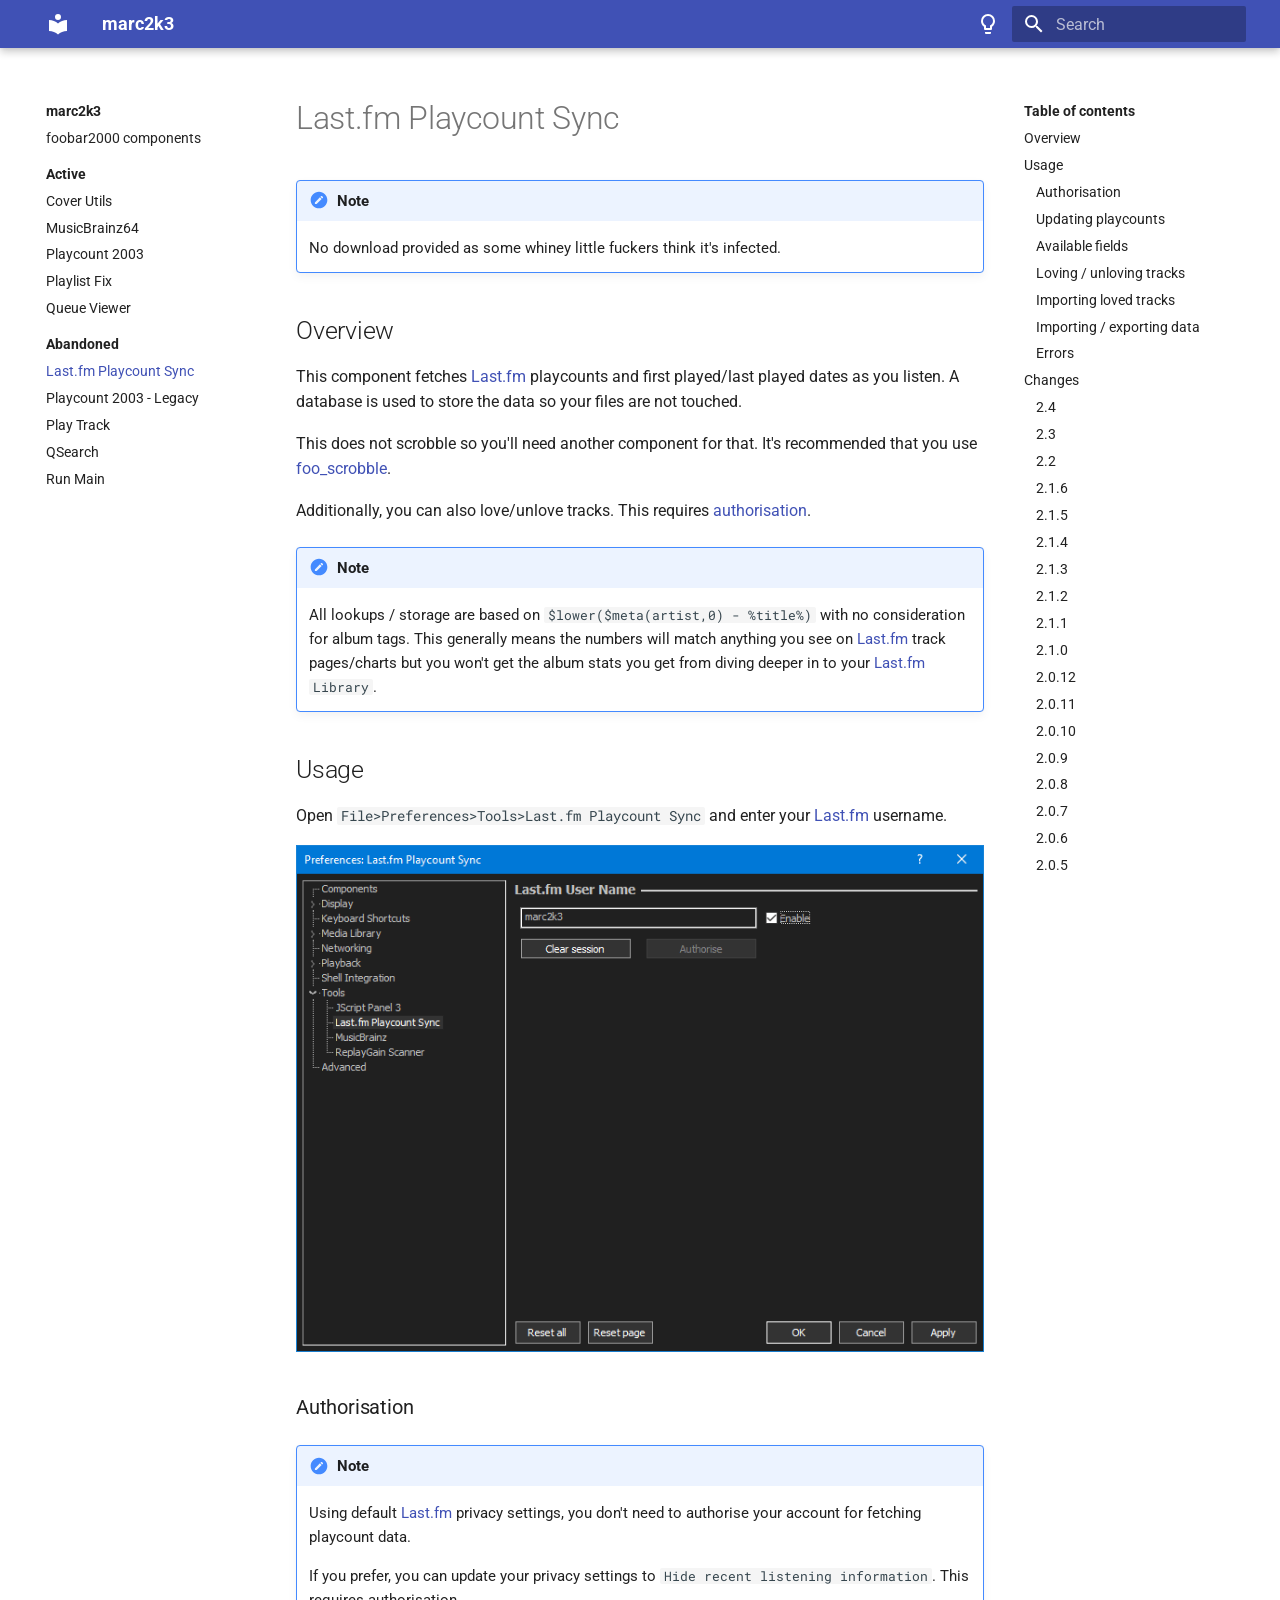
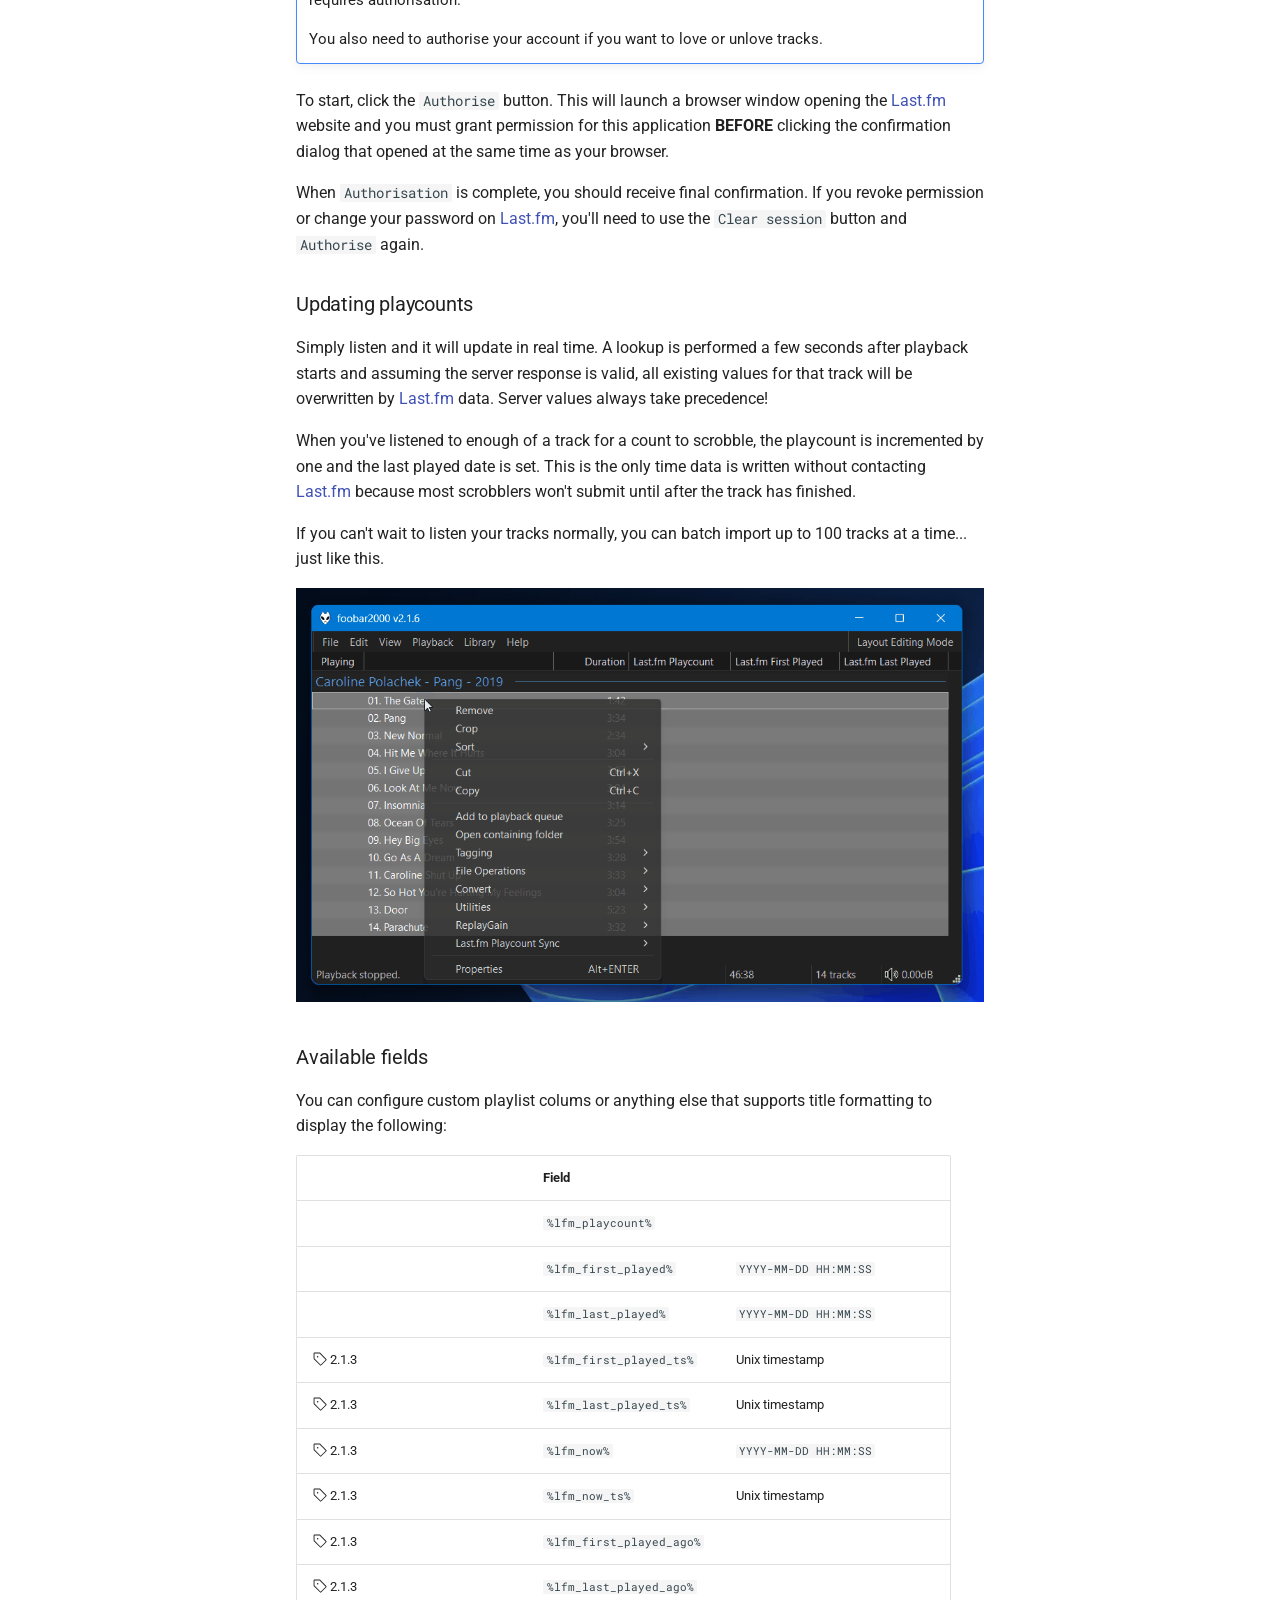
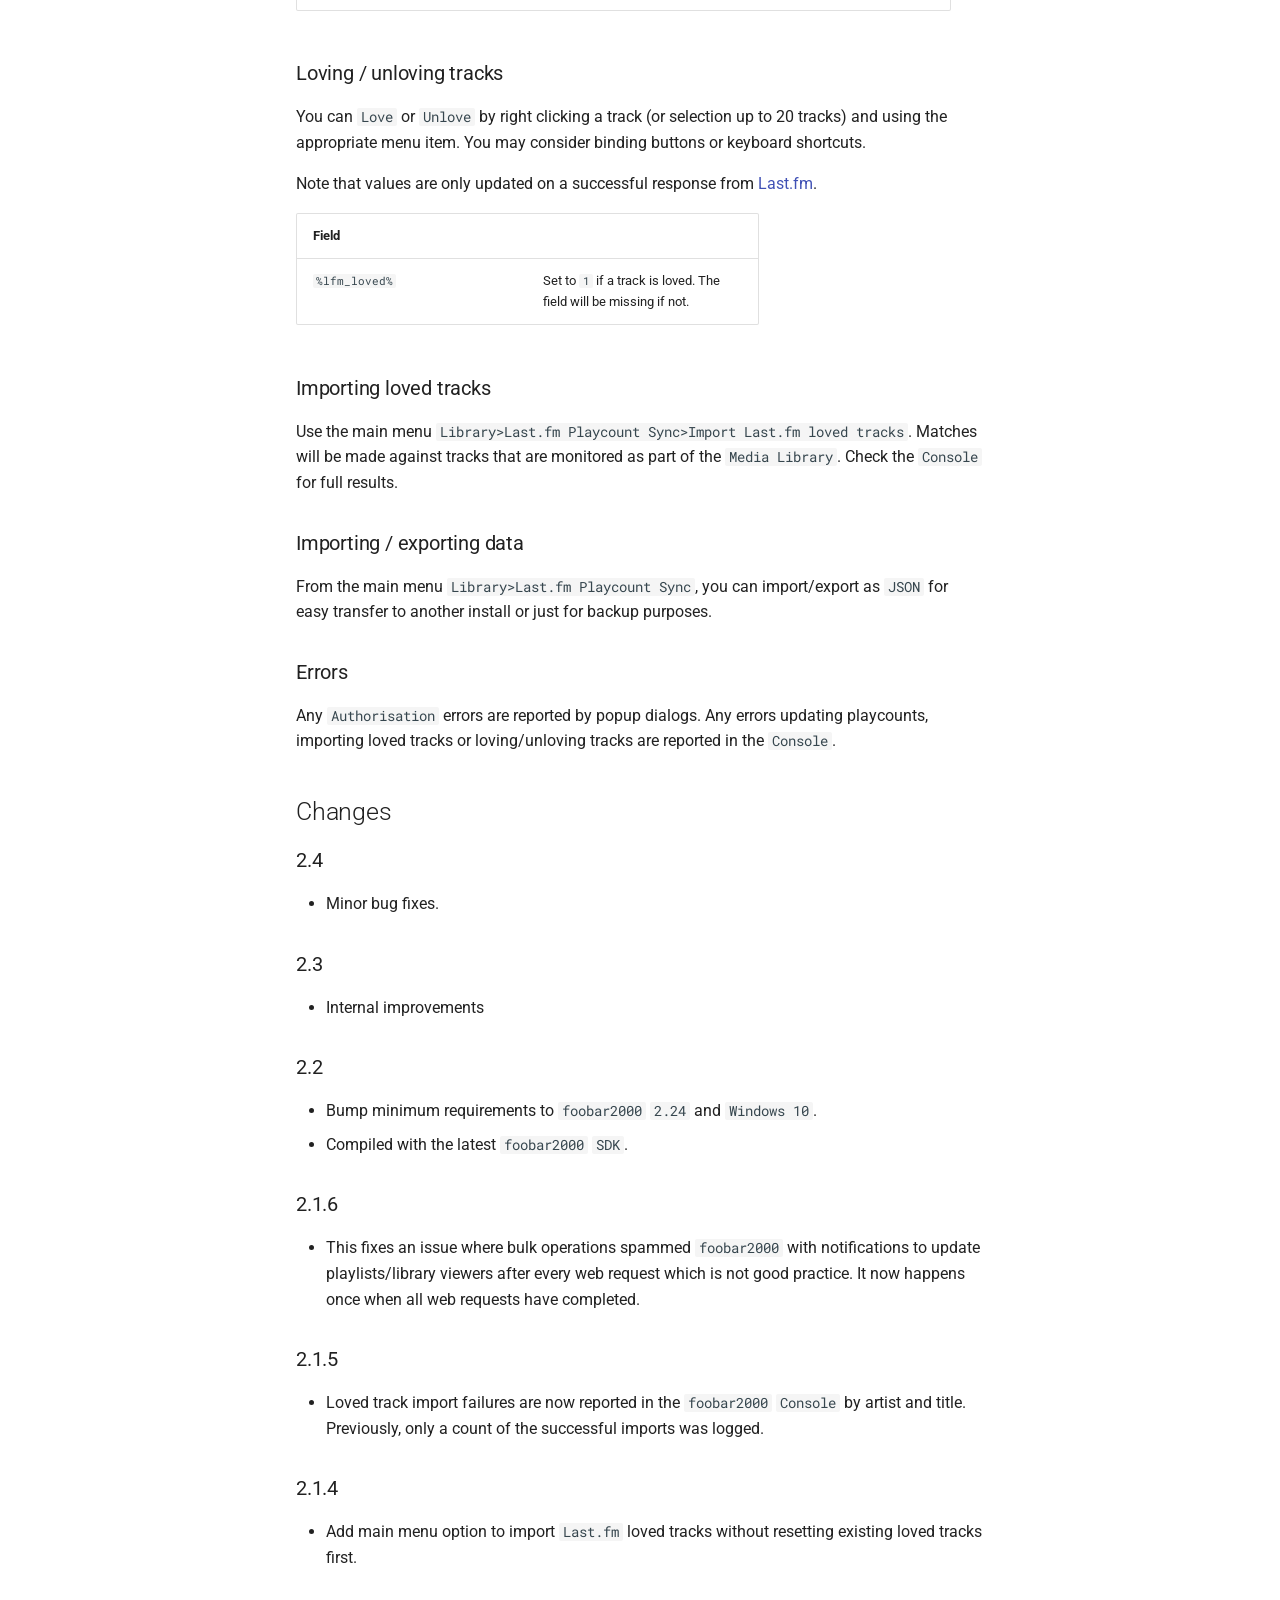
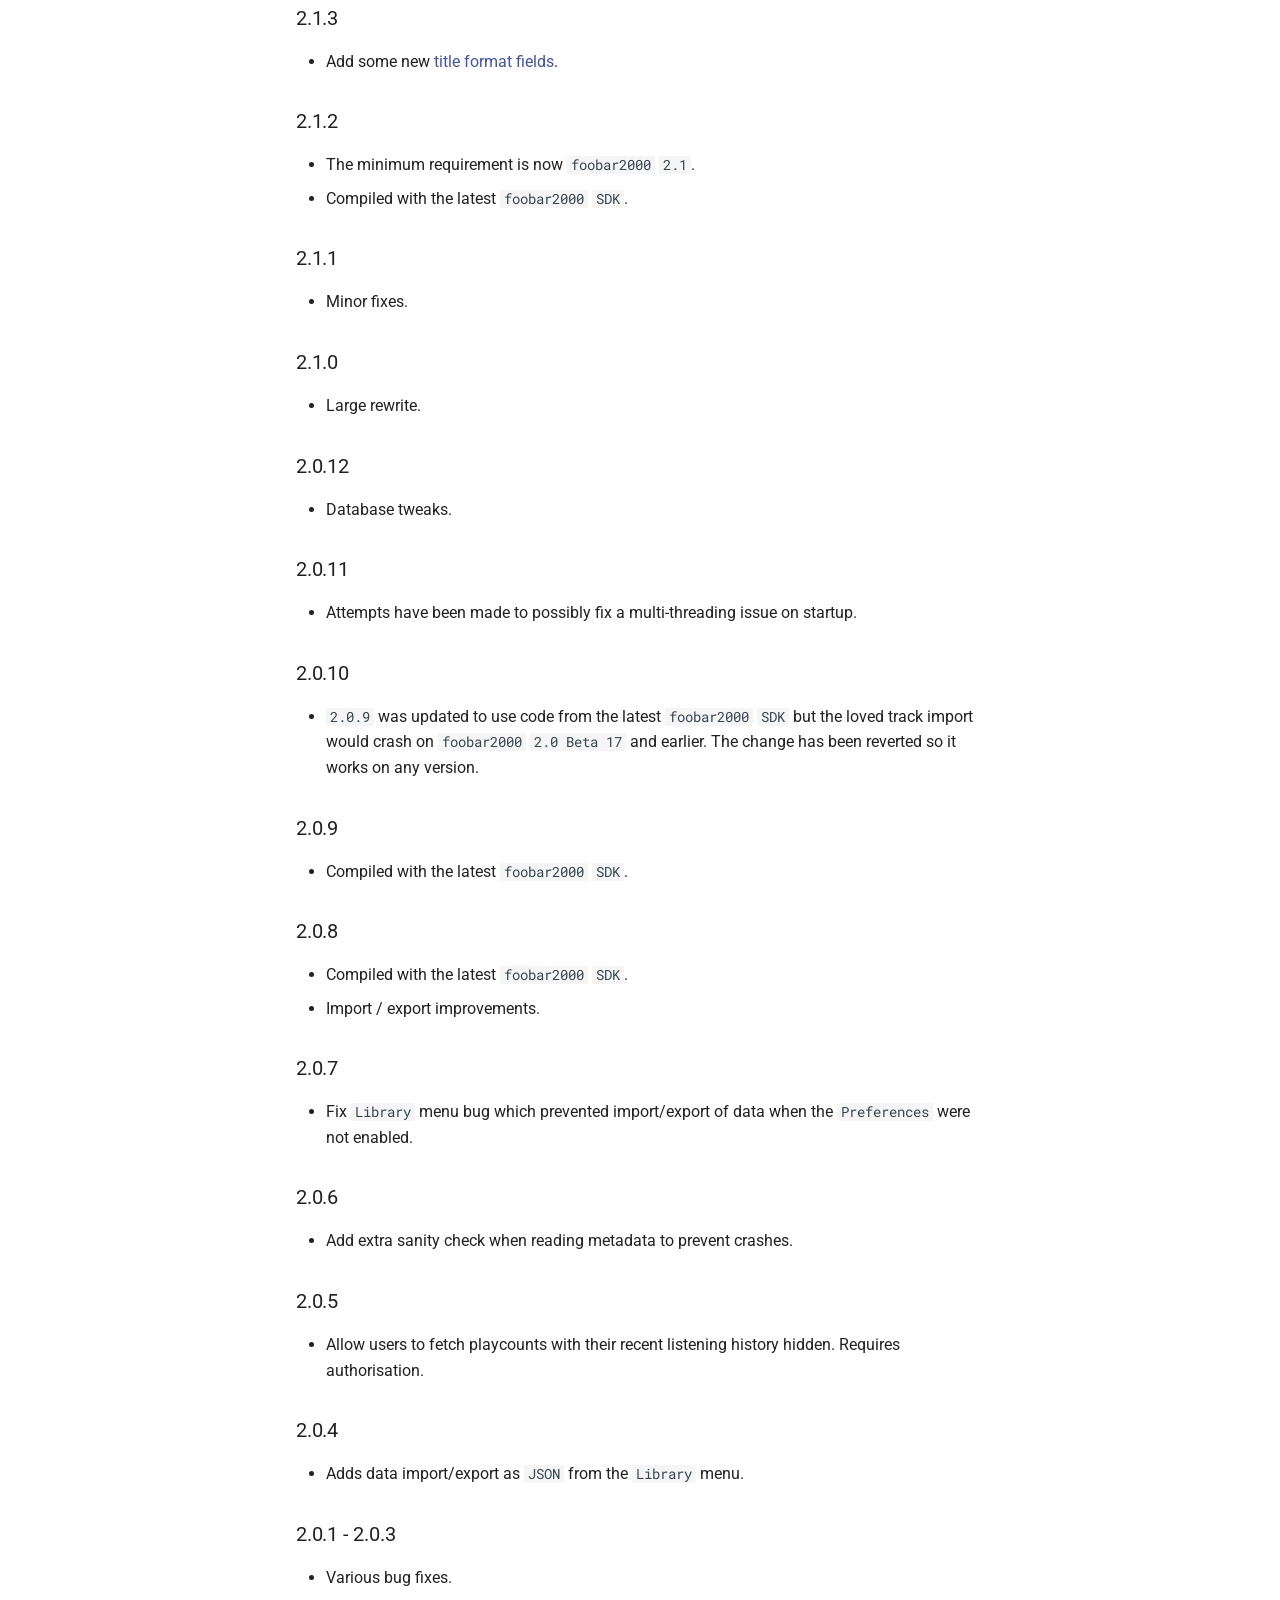
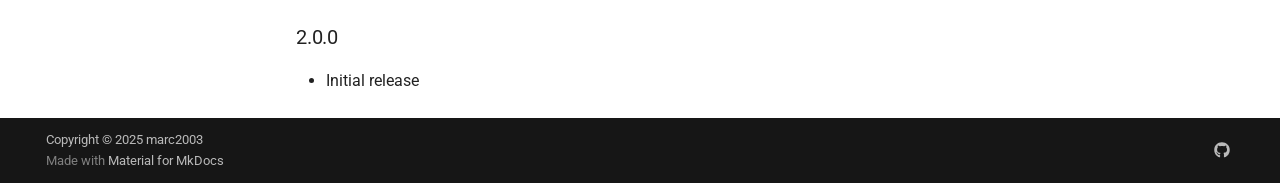
<file: component/lastfm-playcount-sync/index.html>
<!doctype html>
<html lang="en" class="no-js">
  <head>
    
      <meta charset="utf-8">
      <meta name="viewport" content="width=device-width,initial-scale=1">
      
      
      
      
        <link rel="prev" href="../queue-viewer/">
      
      
        <link rel="next" href="../playcount-2003-legacy/">
      
      
      <link rel="icon" href="../../assets/images/favicon.png">
      <meta name="generator" content="mkdocs-1.6.1, mkdocs-material-9.6.21">
    
    
      
        <title>Last.fm Playcount Sync - marc2k3</title>
      
    
    
      <link rel="stylesheet" href="../../assets/stylesheets/main.2a3383ac.min.css">
      
        
        <link rel="stylesheet" href="../../assets/stylesheets/palette.06af60db.min.css">
      
      


    
    
      
    
    
      
        
        
        <link rel="preconnect" href="https://fonts.gstatic.com" crossorigin>
        <link rel="stylesheet" href="https://fonts.googleapis.com/css?family=Roboto:300,300i,400,400i,700,700i%7CRoboto+Mono:400,400i,700,700i&display=fallback">
        <style>:root{--md-text-font:"Roboto";--md-code-font:"Roboto Mono"}</style>
      
    
    
      <link rel="stylesheet" href="../../stylesheets/extra.css">
    
    <script>__md_scope=new URL("../..",location),__md_hash=e=>[...e].reduce(((e,_)=>(e<<5)-e+_.charCodeAt(0)),0),__md_get=(e,_=localStorage,t=__md_scope)=>JSON.parse(_.getItem(t.pathname+"."+e)),__md_set=(e,_,t=localStorage,a=__md_scope)=>{try{t.setItem(a.pathname+"."+e,JSON.stringify(_))}catch(e){}}</script>
    
      

    
    
    
  </head>
  
  
    
    
      
    
    
    
    
    <body dir="ltr" data-md-color-scheme="default" data-md-color-primary="indigo" data-md-color-accent="indigo">
  
    
    <input class="md-toggle" data-md-toggle="drawer" type="checkbox" id="__drawer" autocomplete="off">
    <input class="md-toggle" data-md-toggle="search" type="checkbox" id="__search" autocomplete="off">
    <label class="md-overlay" for="__drawer"></label>
    <div data-md-component="skip">
      
        
        <a href="#lastfm-playcount-sync" class="md-skip">
          Skip to content
        </a>
      
    </div>
    <div data-md-component="announce">
      
    </div>
    
    
      

  

<header class="md-header md-header--shadow" data-md-component="header">
  <nav class="md-header__inner md-grid" aria-label="Header">
    <a href="../.." title="marc2k3" class="md-header__button md-logo" aria-label="marc2k3" data-md-component="logo">
      
  
  <svg xmlns="http://www.w3.org/2000/svg" viewBox="0 0 24 24"><path d="M12 8a3 3 0 0 0 3-3 3 3 0 0 0-3-3 3 3 0 0 0-3 3 3 3 0 0 0 3 3m0 3.54C9.64 9.35 6.5 8 3 8v11c3.5 0 6.64 1.35 9 3.54 2.36-2.19 5.5-3.54 9-3.54V8c-3.5 0-6.64 1.35-9 3.54"/></svg>

    </a>
    <label class="md-header__button md-icon" for="__drawer">
      
      <svg xmlns="http://www.w3.org/2000/svg" viewBox="0 0 24 24"><path d="M3 6h18v2H3zm0 5h18v2H3zm0 5h18v2H3z"/></svg>
    </label>
    <div class="md-header__title" data-md-component="header-title">
      <div class="md-header__ellipsis">
        <div class="md-header__topic">
          <span class="md-ellipsis">
            marc2k3
          </span>
        </div>
        <div class="md-header__topic" data-md-component="header-topic">
          <span class="md-ellipsis">
            
              Last.fm Playcount Sync
            
          </span>
        </div>
      </div>
    </div>
    
      
        <form class="md-header__option" data-md-component="palette">
  
    
    
    
    <input class="md-option" data-md-color-media="" data-md-color-scheme="default" data-md-color-primary="indigo" data-md-color-accent="indigo"  aria-label="Switch to dark mode"  type="radio" name="__palette" id="__palette_0">
    
      <label class="md-header__button md-icon" title="Switch to dark mode" for="__palette_1" hidden>
        <svg xmlns="http://www.w3.org/2000/svg" viewBox="0 0 24 24"><path d="M12 2a7 7 0 0 1 7 7c0 2.38-1.19 4.47-3 5.74V17a1 1 0 0 1-1 1H9a1 1 0 0 1-1-1v-2.26C6.19 13.47 5 11.38 5 9a7 7 0 0 1 7-7M9 21v-1h6v1a1 1 0 0 1-1 1h-4a1 1 0 0 1-1-1m3-17a5 5 0 0 0-5 5c0 2.05 1.23 3.81 3 4.58V16h4v-2.42c1.77-.77 3-2.53 3-4.58a5 5 0 0 0-5-5"/></svg>
      </label>
    
  
    
    
    
    <input class="md-option" data-md-color-media="" data-md-color-scheme="slate" data-md-color-primary="indigo" data-md-color-accent="indigo"  aria-label="Switch to light mode"  type="radio" name="__palette" id="__palette_1">
    
      <label class="md-header__button md-icon" title="Switch to light mode" for="__palette_0" hidden>
        <svg xmlns="http://www.w3.org/2000/svg" viewBox="0 0 24 24"><path d="M12 2a7 7 0 0 0-7 7c0 2.38 1.19 4.47 3 5.74V17a1 1 0 0 0 1 1h6a1 1 0 0 0 1-1v-2.26c1.81-1.27 3-3.36 3-5.74a7 7 0 0 0-7-7M9 21a1 1 0 0 0 1 1h4a1 1 0 0 0 1-1v-1H9z"/></svg>
      </label>
    
  
</form>
      
    
    
      <script>var palette=__md_get("__palette");if(palette&&palette.color){if("(prefers-color-scheme)"===palette.color.media){var media=matchMedia("(prefers-color-scheme: light)"),input=document.querySelector(media.matches?"[data-md-color-media='(prefers-color-scheme: light)']":"[data-md-color-media='(prefers-color-scheme: dark)']");palette.color.media=input.getAttribute("data-md-color-media"),palette.color.scheme=input.getAttribute("data-md-color-scheme"),palette.color.primary=input.getAttribute("data-md-color-primary"),palette.color.accent=input.getAttribute("data-md-color-accent")}for(var[key,value]of Object.entries(palette.color))document.body.setAttribute("data-md-color-"+key,value)}</script>
    
    
    
      
      
        <label class="md-header__button md-icon" for="__search">
          
          <svg xmlns="http://www.w3.org/2000/svg" viewBox="0 0 24 24"><path d="M9.5 3A6.5 6.5 0 0 1 16 9.5c0 1.61-.59 3.09-1.56 4.23l.27.27h.79l5 5-1.5 1.5-5-5v-.79l-.27-.27A6.52 6.52 0 0 1 9.5 16 6.5 6.5 0 0 1 3 9.5 6.5 6.5 0 0 1 9.5 3m0 2C7 5 5 7 5 9.5S7 14 9.5 14 14 12 14 9.5 12 5 9.5 5"/></svg>
        </label>
        <div class="md-search" data-md-component="search" role="dialog">
  <label class="md-search__overlay" for="__search"></label>
  <div class="md-search__inner" role="search">
    <form class="md-search__form" name="search">
      <input type="text" class="md-search__input" name="query" aria-label="Search" placeholder="Search" autocapitalize="off" autocorrect="off" autocomplete="off" spellcheck="false" data-md-component="search-query" required>
      <label class="md-search__icon md-icon" for="__search">
        
        <svg xmlns="http://www.w3.org/2000/svg" viewBox="0 0 24 24"><path d="M9.5 3A6.5 6.5 0 0 1 16 9.5c0 1.61-.59 3.09-1.56 4.23l.27.27h.79l5 5-1.5 1.5-5-5v-.79l-.27-.27A6.52 6.52 0 0 1 9.5 16 6.5 6.5 0 0 1 3 9.5 6.5 6.5 0 0 1 9.5 3m0 2C7 5 5 7 5 9.5S7 14 9.5 14 14 12 14 9.5 12 5 9.5 5"/></svg>
        
        <svg xmlns="http://www.w3.org/2000/svg" viewBox="0 0 24 24"><path d="M20 11v2H8l5.5 5.5-1.42 1.42L4.16 12l7.92-7.92L13.5 5.5 8 11z"/></svg>
      </label>
      <nav class="md-search__options" aria-label="Search">
        
        <button type="reset" class="md-search__icon md-icon" title="Clear" aria-label="Clear" tabindex="-1">
          
          <svg xmlns="http://www.w3.org/2000/svg" viewBox="0 0 24 24"><path d="M19 6.41 17.59 5 12 10.59 6.41 5 5 6.41 10.59 12 5 17.59 6.41 19 12 13.41 17.59 19 19 17.59 13.41 12z"/></svg>
        </button>
      </nav>
      
    </form>
    <div class="md-search__output">
      <div class="md-search__scrollwrap" tabindex="0" data-md-scrollfix>
        <div class="md-search-result" data-md-component="search-result">
          <div class="md-search-result__meta">
            Initializing search
          </div>
          <ol class="md-search-result__list" role="presentation"></ol>
        </div>
      </div>
    </div>
  </div>
</div>
      
    
    
  </nav>
  
</header>
    
    <div class="md-container" data-md-component="container">
      
      
        
          
        
      
      <main class="md-main" data-md-component="main">
        <div class="md-main__inner md-grid">
          
            
              
              <div class="md-sidebar md-sidebar--primary" data-md-component="sidebar" data-md-type="navigation" >
                <div class="md-sidebar__scrollwrap">
                  <div class="md-sidebar__inner">
                    



<nav class="md-nav md-nav--primary" aria-label="Navigation" data-md-level="0">
  <label class="md-nav__title" for="__drawer">
    <a href="../.." title="marc2k3" class="md-nav__button md-logo" aria-label="marc2k3" data-md-component="logo">
      
  
  <svg xmlns="http://www.w3.org/2000/svg" viewBox="0 0 24 24"><path d="M12 8a3 3 0 0 0 3-3 3 3 0 0 0-3-3 3 3 0 0 0-3 3 3 3 0 0 0 3 3m0 3.54C9.64 9.35 6.5 8 3 8v11c3.5 0 6.64 1.35 9 3.54 2.36-2.19 5.5-3.54 9-3.54V8c-3.5 0-6.64 1.35-9 3.54"/></svg>

    </a>
    marc2k3
  </label>
  
  <ul class="md-nav__list" data-md-scrollfix>
    
      
      
  
  
  
  
    <li class="md-nav__item">
      <a href="../.." class="md-nav__link">
        
  
  
  <span class="md-ellipsis">
    foobar2000 components
    
  </span>
  

      </a>
    </li>
  

    
      
      
  
  
  
  
    
    
    
    
      
        
        
      
    
    
    <li class="md-nav__item md-nav__item--section md-nav__item--nested">
      
        
        
        <input class="md-nav__toggle md-toggle " type="checkbox" id="__nav_2" >
        
          
          <label class="md-nav__link" for="__nav_2" id="__nav_2_label" tabindex="">
            
  
  
  <span class="md-ellipsis">
    Active
    
  </span>
  

            <span class="md-nav__icon md-icon"></span>
          </label>
        
        <nav class="md-nav" data-md-level="1" aria-labelledby="__nav_2_label" aria-expanded="false">
          <label class="md-nav__title" for="__nav_2">
            <span class="md-nav__icon md-icon"></span>
            Active
          </label>
          <ul class="md-nav__list" data-md-scrollfix>
            
              
                
  
  
  
  
    <li class="md-nav__item">
      <a href="../cover-utils/" class="md-nav__link">
        
  
  
  <span class="md-ellipsis">
    Cover Utils
    
  </span>
  

      </a>
    </li>
  

              
            
              
                
  
  
  
  
    <li class="md-nav__item">
      <a href="../musicbrainz64/" class="md-nav__link">
        
  
  
  <span class="md-ellipsis">
    MusicBrainz64
    
  </span>
  

      </a>
    </li>
  

              
            
              
                
  
  
  
  
    <li class="md-nav__item">
      <a href="../playcount-2003/" class="md-nav__link">
        
  
  
  <span class="md-ellipsis">
    Playcount 2003
    
  </span>
  

      </a>
    </li>
  

              
            
              
                
  
  
  
  
    <li class="md-nav__item">
      <a href="../playlist-fix/" class="md-nav__link">
        
  
  
  <span class="md-ellipsis">
    Playlist Fix
    
  </span>
  

      </a>
    </li>
  

              
            
              
                
  
  
  
  
    <li class="md-nav__item">
      <a href="../queue-viewer/" class="md-nav__link">
        
  
  
  <span class="md-ellipsis">
    Queue Viewer
    
  </span>
  

      </a>
    </li>
  

              
            
          </ul>
        </nav>
      
    </li>
  

    
      
      
  
  
    
  
  
  
    
    
    
    
      
        
        
      
    
    
    <li class="md-nav__item md-nav__item--active md-nav__item--section md-nav__item--nested">
      
        
        
        <input class="md-nav__toggle md-toggle " type="checkbox" id="__nav_3" checked>
        
          
          <label class="md-nav__link" for="__nav_3" id="__nav_3_label" tabindex="">
            
  
  
  <span class="md-ellipsis">
    Abandoned
    
  </span>
  

            <span class="md-nav__icon md-icon"></span>
          </label>
        
        <nav class="md-nav" data-md-level="1" aria-labelledby="__nav_3_label" aria-expanded="true">
          <label class="md-nav__title" for="__nav_3">
            <span class="md-nav__icon md-icon"></span>
            Abandoned
          </label>
          <ul class="md-nav__list" data-md-scrollfix>
            
              
                
  
  
    
  
  
  
    <li class="md-nav__item md-nav__item--active">
      
      <input class="md-nav__toggle md-toggle" type="checkbox" id="__toc">
      
      
        
      
      
        <label class="md-nav__link md-nav__link--active" for="__toc">
          
  
  
  <span class="md-ellipsis">
    Last.fm Playcount Sync
    
  </span>
  

          <span class="md-nav__icon md-icon"></span>
        </label>
      
      <a href="./" class="md-nav__link md-nav__link--active">
        
  
  
  <span class="md-ellipsis">
    Last.fm Playcount Sync
    
  </span>
  

      </a>
      
        

<nav class="md-nav md-nav--secondary" aria-label="Table of contents">
  
  
  
    
  
  
    <label class="md-nav__title" for="__toc">
      <span class="md-nav__icon md-icon"></span>
      Table of contents
    </label>
    <ul class="md-nav__list" data-md-component="toc" data-md-scrollfix>
      
        <li class="md-nav__item">
  <a href="#overview" class="md-nav__link">
    <span class="md-ellipsis">
      Overview
    </span>
  </a>
  
</li>
      
        <li class="md-nav__item">
  <a href="#usage" class="md-nav__link">
    <span class="md-ellipsis">
      Usage
    </span>
  </a>
  
    <nav class="md-nav" aria-label="Usage">
      <ul class="md-nav__list">
        
          <li class="md-nav__item">
  <a href="#authorisation" class="md-nav__link">
    <span class="md-ellipsis">
      Authorisation
    </span>
  </a>
  
</li>
        
          <li class="md-nav__item">
  <a href="#updating-playcounts" class="md-nav__link">
    <span class="md-ellipsis">
      Updating playcounts
    </span>
  </a>
  
</li>
        
          <li class="md-nav__item">
  <a href="#available-fields" class="md-nav__link">
    <span class="md-ellipsis">
      Available fields
    </span>
  </a>
  
</li>
        
          <li class="md-nav__item">
  <a href="#loving-unloving-tracks" class="md-nav__link">
    <span class="md-ellipsis">
      Loving / unloving tracks
    </span>
  </a>
  
</li>
        
          <li class="md-nav__item">
  <a href="#importing-loved-tracks" class="md-nav__link">
    <span class="md-ellipsis">
      Importing loved tracks
    </span>
  </a>
  
</li>
        
          <li class="md-nav__item">
  <a href="#importing-exporting-data" class="md-nav__link">
    <span class="md-ellipsis">
      Importing / exporting data
    </span>
  </a>
  
</li>
        
          <li class="md-nav__item">
  <a href="#errors" class="md-nav__link">
    <span class="md-ellipsis">
      Errors
    </span>
  </a>
  
</li>
        
      </ul>
    </nav>
  
</li>
      
        <li class="md-nav__item">
  <a href="#changes" class="md-nav__link">
    <span class="md-ellipsis">
      Changes
    </span>
  </a>
  
    <nav class="md-nav" aria-label="Changes">
      <ul class="md-nav__list">
        
          <li class="md-nav__item">
  <a href="#24" class="md-nav__link">
    <span class="md-ellipsis">
      2.4
    </span>
  </a>
  
</li>
        
          <li class="md-nav__item">
  <a href="#23" class="md-nav__link">
    <span class="md-ellipsis">
      2.3
    </span>
  </a>
  
</li>
        
          <li class="md-nav__item">
  <a href="#22" class="md-nav__link">
    <span class="md-ellipsis">
      2.2
    </span>
  </a>
  
</li>
        
          <li class="md-nav__item">
  <a href="#216" class="md-nav__link">
    <span class="md-ellipsis">
      2.1.6
    </span>
  </a>
  
</li>
        
          <li class="md-nav__item">
  <a href="#215" class="md-nav__link">
    <span class="md-ellipsis">
      2.1.5
    </span>
  </a>
  
</li>
        
          <li class="md-nav__item">
  <a href="#214" class="md-nav__link">
    <span class="md-ellipsis">
      2.1.4
    </span>
  </a>
  
</li>
        
          <li class="md-nav__item">
  <a href="#213" class="md-nav__link">
    <span class="md-ellipsis">
      2.1.3
    </span>
  </a>
  
</li>
        
          <li class="md-nav__item">
  <a href="#212" class="md-nav__link">
    <span class="md-ellipsis">
      2.1.2
    </span>
  </a>
  
</li>
        
          <li class="md-nav__item">
  <a href="#211" class="md-nav__link">
    <span class="md-ellipsis">
      2.1.1
    </span>
  </a>
  
</li>
        
          <li class="md-nav__item">
  <a href="#210" class="md-nav__link">
    <span class="md-ellipsis">
      2.1.0
    </span>
  </a>
  
</li>
        
          <li class="md-nav__item">
  <a href="#2012" class="md-nav__link">
    <span class="md-ellipsis">
      2.0.12
    </span>
  </a>
  
</li>
        
          <li class="md-nav__item">
  <a href="#2011" class="md-nav__link">
    <span class="md-ellipsis">
      2.0.11
    </span>
  </a>
  
</li>
        
          <li class="md-nav__item">
  <a href="#2010" class="md-nav__link">
    <span class="md-ellipsis">
      2.0.10
    </span>
  </a>
  
</li>
        
          <li class="md-nav__item">
  <a href="#209" class="md-nav__link">
    <span class="md-ellipsis">
      2.0.9
    </span>
  </a>
  
</li>
        
          <li class="md-nav__item">
  <a href="#208" class="md-nav__link">
    <span class="md-ellipsis">
      2.0.8
    </span>
  </a>
  
</li>
        
          <li class="md-nav__item">
  <a href="#207" class="md-nav__link">
    <span class="md-ellipsis">
      2.0.7
    </span>
  </a>
  
</li>
        
          <li class="md-nav__item">
  <a href="#206" class="md-nav__link">
    <span class="md-ellipsis">
      2.0.6
    </span>
  </a>
  
</li>
        
          <li class="md-nav__item">
  <a href="#205" class="md-nav__link">
    <span class="md-ellipsis">
      2.0.5
    </span>
  </a>
  
</li>
        
          <li class="md-nav__item">
  <a href="#204" class="md-nav__link">
    <span class="md-ellipsis">
      2.0.4
    </span>
  </a>
  
</li>
        
          <li class="md-nav__item">
  <a href="#201-203" class="md-nav__link">
    <span class="md-ellipsis">
      2.0.1 - 2.0.3
    </span>
  </a>
  
</li>
        
          <li class="md-nav__item">
  <a href="#200" class="md-nav__link">
    <span class="md-ellipsis">
      2.0.0
    </span>
  </a>
  
</li>
        
      </ul>
    </nav>
  
</li>
      
    </ul>
  
</nav>
      
    </li>
  

              
            
              
                
  
  
  
  
    <li class="md-nav__item">
      <a href="../playcount-2003-legacy/" class="md-nav__link">
        
  
  
  <span class="md-ellipsis">
    Playcount 2003 - Legacy
    
  </span>
  

      </a>
    </li>
  

              
            
              
                
  
  
  
  
    <li class="md-nav__item">
      <a href="../play-track/" class="md-nav__link">
        
  
  
  <span class="md-ellipsis">
    Play Track
    
  </span>
  

      </a>
    </li>
  

              
            
              
                
  
  
  
  
    <li class="md-nav__item">
      <a href="../qsearch/" class="md-nav__link">
        
  
  
  <span class="md-ellipsis">
    QSearch
    
  </span>
  

      </a>
    </li>
  

              
            
              
                
  
  
  
  
    <li class="md-nav__item">
      <a href="../run-main/" class="md-nav__link">
        
  
  
  <span class="md-ellipsis">
    Run Main
    
  </span>
  

      </a>
    </li>
  

              
            
          </ul>
        </nav>
      
    </li>
  

    
  </ul>
</nav>
                  </div>
                </div>
              </div>
            
            
              
              <div class="md-sidebar md-sidebar--secondary" data-md-component="sidebar" data-md-type="toc" >
                <div class="md-sidebar__scrollwrap">
                  <div class="md-sidebar__inner">
                    

<nav class="md-nav md-nav--secondary" aria-label="Table of contents">
  
  
  
    
  
  
    <label class="md-nav__title" for="__toc">
      <span class="md-nav__icon md-icon"></span>
      Table of contents
    </label>
    <ul class="md-nav__list" data-md-component="toc" data-md-scrollfix>
      
        <li class="md-nav__item">
  <a href="#overview" class="md-nav__link">
    <span class="md-ellipsis">
      Overview
    </span>
  </a>
  
</li>
      
        <li class="md-nav__item">
  <a href="#usage" class="md-nav__link">
    <span class="md-ellipsis">
      Usage
    </span>
  </a>
  
    <nav class="md-nav" aria-label="Usage">
      <ul class="md-nav__list">
        
          <li class="md-nav__item">
  <a href="#authorisation" class="md-nav__link">
    <span class="md-ellipsis">
      Authorisation
    </span>
  </a>
  
</li>
        
          <li class="md-nav__item">
  <a href="#updating-playcounts" class="md-nav__link">
    <span class="md-ellipsis">
      Updating playcounts
    </span>
  </a>
  
</li>
        
          <li class="md-nav__item">
  <a href="#available-fields" class="md-nav__link">
    <span class="md-ellipsis">
      Available fields
    </span>
  </a>
  
</li>
        
          <li class="md-nav__item">
  <a href="#loving-unloving-tracks" class="md-nav__link">
    <span class="md-ellipsis">
      Loving / unloving tracks
    </span>
  </a>
  
</li>
        
          <li class="md-nav__item">
  <a href="#importing-loved-tracks" class="md-nav__link">
    <span class="md-ellipsis">
      Importing loved tracks
    </span>
  </a>
  
</li>
        
          <li class="md-nav__item">
  <a href="#importing-exporting-data" class="md-nav__link">
    <span class="md-ellipsis">
      Importing / exporting data
    </span>
  </a>
  
</li>
        
          <li class="md-nav__item">
  <a href="#errors" class="md-nav__link">
    <span class="md-ellipsis">
      Errors
    </span>
  </a>
  
</li>
        
      </ul>
    </nav>
  
</li>
      
        <li class="md-nav__item">
  <a href="#changes" class="md-nav__link">
    <span class="md-ellipsis">
      Changes
    </span>
  </a>
  
    <nav class="md-nav" aria-label="Changes">
      <ul class="md-nav__list">
        
          <li class="md-nav__item">
  <a href="#24" class="md-nav__link">
    <span class="md-ellipsis">
      2.4
    </span>
  </a>
  
</li>
        
          <li class="md-nav__item">
  <a href="#23" class="md-nav__link">
    <span class="md-ellipsis">
      2.3
    </span>
  </a>
  
</li>
        
          <li class="md-nav__item">
  <a href="#22" class="md-nav__link">
    <span class="md-ellipsis">
      2.2
    </span>
  </a>
  
</li>
        
          <li class="md-nav__item">
  <a href="#216" class="md-nav__link">
    <span class="md-ellipsis">
      2.1.6
    </span>
  </a>
  
</li>
        
          <li class="md-nav__item">
  <a href="#215" class="md-nav__link">
    <span class="md-ellipsis">
      2.1.5
    </span>
  </a>
  
</li>
        
          <li class="md-nav__item">
  <a href="#214" class="md-nav__link">
    <span class="md-ellipsis">
      2.1.4
    </span>
  </a>
  
</li>
        
          <li class="md-nav__item">
  <a href="#213" class="md-nav__link">
    <span class="md-ellipsis">
      2.1.3
    </span>
  </a>
  
</li>
        
          <li class="md-nav__item">
  <a href="#212" class="md-nav__link">
    <span class="md-ellipsis">
      2.1.2
    </span>
  </a>
  
</li>
        
          <li class="md-nav__item">
  <a href="#211" class="md-nav__link">
    <span class="md-ellipsis">
      2.1.1
    </span>
  </a>
  
</li>
        
          <li class="md-nav__item">
  <a href="#210" class="md-nav__link">
    <span class="md-ellipsis">
      2.1.0
    </span>
  </a>
  
</li>
        
          <li class="md-nav__item">
  <a href="#2012" class="md-nav__link">
    <span class="md-ellipsis">
      2.0.12
    </span>
  </a>
  
</li>
        
          <li class="md-nav__item">
  <a href="#2011" class="md-nav__link">
    <span class="md-ellipsis">
      2.0.11
    </span>
  </a>
  
</li>
        
          <li class="md-nav__item">
  <a href="#2010" class="md-nav__link">
    <span class="md-ellipsis">
      2.0.10
    </span>
  </a>
  
</li>
        
          <li class="md-nav__item">
  <a href="#209" class="md-nav__link">
    <span class="md-ellipsis">
      2.0.9
    </span>
  </a>
  
</li>
        
          <li class="md-nav__item">
  <a href="#208" class="md-nav__link">
    <span class="md-ellipsis">
      2.0.8
    </span>
  </a>
  
</li>
        
          <li class="md-nav__item">
  <a href="#207" class="md-nav__link">
    <span class="md-ellipsis">
      2.0.7
    </span>
  </a>
  
</li>
        
          <li class="md-nav__item">
  <a href="#206" class="md-nav__link">
    <span class="md-ellipsis">
      2.0.6
    </span>
  </a>
  
</li>
        
          <li class="md-nav__item">
  <a href="#205" class="md-nav__link">
    <span class="md-ellipsis">
      2.0.5
    </span>
  </a>
  
</li>
        
          <li class="md-nav__item">
  <a href="#204" class="md-nav__link">
    <span class="md-ellipsis">
      2.0.4
    </span>
  </a>
  
</li>
        
          <li class="md-nav__item">
  <a href="#201-203" class="md-nav__link">
    <span class="md-ellipsis">
      2.0.1 - 2.0.3
    </span>
  </a>
  
</li>
        
          <li class="md-nav__item">
  <a href="#200" class="md-nav__link">
    <span class="md-ellipsis">
      2.0.0
    </span>
  </a>
  
</li>
        
      </ul>
    </nav>
  
</li>
      
    </ul>
  
</nav>
                  </div>
                </div>
              </div>
            
          
          
            <div class="md-content" data-md-component="content">
              <article class="md-content__inner md-typeset">
                
                  



<h1 id="lastfm-playcount-sync">Last.fm Playcount Sync<a class="headerlink" href="#lastfm-playcount-sync" title="Permanent link">#</a></h1>
<div class="admonition note">
<p class="admonition-title">Note</p>
<p>No download provided as some whiney little fuckers think it's infected.</p>
</div>
<h2 id="overview">Overview<a class="headerlink" href="#overview" title="Permanent link">#</a></h2>
<p>This component fetches <a href="https://last.fm">Last.fm</a> playcounts and first played/last played dates
as you listen. A database is used to store the data so your files are not
touched.</p>
<p>This does not scrobble so you'll need another component for that. It's
recommended that you use <a href="https://github.com/gix/foo_scrobble">foo_scrobble</a>.</p>
<p>Additionally, you can also love/unlove tracks. This requires <a href="#authorisation">authorisation</a>.</p>
<div class="admonition note">
<p class="admonition-title">Note</p>
<p>All lookups / storage are based on <code>$lower($meta(artist,0) - %title%)</code> with
no consideration for album tags. This generally means the numbers will match
anything you see on <a href="https://last.fm">Last.fm</a> track pages/charts but you won't get the
album stats you get from diving deeper in to your <a href="https://last.fm">Last.fm</a> <code>Library</code>.</p>
</div>
<h2 id="usage">Usage<a class="headerlink" href="#usage" title="Permanent link">#</a></h2>
<p>Open <code>File&gt;Preferences&gt;Tools&gt;Last.fm Playcount Sync</code> and enter your <a href="https://last.fm">Last.fm</a> username.</p>
<p><img alt="preferences" src="../../images/lastfm-preferences.png" /></p>
<h3 id="authorisation">Authorisation<a class="headerlink" href="#authorisation" title="Permanent link">#</a></h3>
<div class="admonition note">
<p class="admonition-title">Note</p>
<p>Using default <a href="https://last.fm">Last.fm</a> privacy settings, you don't need to
authorise your account for fetching playcount data.</p>
<p>If you prefer, you can update your privacy settings to
<code>Hide recent listening information</code>. This requires
authorisation.</p>
<p>You also need to authorise your account if you want to love
or unlove tracks.</p>
</div>
<p>To start, click the <code>Authorise</code> button. This will launch a browser window
opening the <a href="https://last.fm">Last.fm</a> website and you must grant
permission for this application <strong>BEFORE</strong> clicking the confirmation
dialog that opened at the same time as your browser.</p>
<p>When <code>Authorisation</code> is complete, you should receive final confirmation. If
you revoke permission or change your password on <a href="https://last.fm">Last.fm</a>,
you'll need to use the <code>Clear session</code> button and <code>Authorise</code> again.</p>
<h3 id="updating-playcounts">Updating playcounts<a class="headerlink" href="#updating-playcounts" title="Permanent link">#</a></h3>
<p>Simply listen and it will update in real time. A lookup is performed a
few seconds after playback starts and assuming the server response is
valid, all existing values for that track will be overwritten
by <a href="https://last.fm">Last.fm</a> data. Server values always take precedence!</p>
<p>When you've listened to enough of a track for a count to scrobble, the
playcount is incremented by one and the last played date is set. This is
the only time data is written without contacting <a href="https://last.fm">Last.fm</a>
because most scrobblers won't submit until after the track has finished.</p>
<p>If you can't wait to listen your tracks normally, you can batch import
up to 100 tracks at a time... just like this.</p>
<p><img alt="demo" src="../../images/lastfm-demo.gif" /></p>
<h3 id="available-fields">Available fields<a class="headerlink" href="#available-fields" title="Permanent link">#</a></h3>
<p>You can configure custom playlist colums or anything else that supports
title formatting to display the following:</p>
<table>
<thead>
<tr>
<th></th>
<th>Field</th>
<th></th>
</tr>
</thead>
<tbody>
<tr>
<td></td>
<td><code>%lfm_playcount%</code></td>
<td></td>
</tr>
<tr>
<td></td>
<td><code>%lfm_first_played%</code></td>
<td><code>YYYY-MM-DD HH:MM:SS</code></td>
</tr>
<tr>
<td></td>
<td><code>%lfm_last_played%</code></td>
<td><code>YYYY-MM-DD HH:MM:SS</code></td>
</tr>
<tr>
<td><span class="twemoji"><svg xmlns="http://www.w3.org/2000/svg" viewBox="0 0 24 24"><path d="M7.75 6.5a1.25 1.25 0 1 0 0 2.5 1.25 1.25 0 0 0 0-2.5"/><path d="M2.5 1h8.44a1.5 1.5 0 0 1 1.06.44l10.25 10.25a1.5 1.5 0 0 1 0 2.12l-8.44 8.44a1.5 1.5 0 0 1-2.12 0L1.44 12A1.5 1.5 0 0 1 1 10.94V2.5A1.5 1.5 0 0 1 2.5 1m0 1.5v8.44l10.25 10.25 8.44-8.44L10.94 2.5Z"/></svg></span> 2.1.3</td>
<td><code>%lfm_first_played_ts%</code></td>
<td>Unix timestamp</td>
</tr>
<tr>
<td><span class="twemoji"><svg xmlns="http://www.w3.org/2000/svg" viewBox="0 0 24 24"><path d="M7.75 6.5a1.25 1.25 0 1 0 0 2.5 1.25 1.25 0 0 0 0-2.5"/><path d="M2.5 1h8.44a1.5 1.5 0 0 1 1.06.44l10.25 10.25a1.5 1.5 0 0 1 0 2.12l-8.44 8.44a1.5 1.5 0 0 1-2.12 0L1.44 12A1.5 1.5 0 0 1 1 10.94V2.5A1.5 1.5 0 0 1 2.5 1m0 1.5v8.44l10.25 10.25 8.44-8.44L10.94 2.5Z"/></svg></span> 2.1.3</td>
<td><code>%lfm_last_played_ts%</code></td>
<td>Unix timestamp</td>
</tr>
<tr>
<td><span class="twemoji"><svg xmlns="http://www.w3.org/2000/svg" viewBox="0 0 24 24"><path d="M7.75 6.5a1.25 1.25 0 1 0 0 2.5 1.25 1.25 0 0 0 0-2.5"/><path d="M2.5 1h8.44a1.5 1.5 0 0 1 1.06.44l10.25 10.25a1.5 1.5 0 0 1 0 2.12l-8.44 8.44a1.5 1.5 0 0 1-2.12 0L1.44 12A1.5 1.5 0 0 1 1 10.94V2.5A1.5 1.5 0 0 1 2.5 1m0 1.5v8.44l10.25 10.25 8.44-8.44L10.94 2.5Z"/></svg></span> 2.1.3</td>
<td><code>%lfm_now%</code></td>
<td><code>YYYY-MM-DD HH:MM:SS</code></td>
</tr>
<tr>
<td><span class="twemoji"><svg xmlns="http://www.w3.org/2000/svg" viewBox="0 0 24 24"><path d="M7.75 6.5a1.25 1.25 0 1 0 0 2.5 1.25 1.25 0 0 0 0-2.5"/><path d="M2.5 1h8.44a1.5 1.5 0 0 1 1.06.44l10.25 10.25a1.5 1.5 0 0 1 0 2.12l-8.44 8.44a1.5 1.5 0 0 1-2.12 0L1.44 12A1.5 1.5 0 0 1 1 10.94V2.5A1.5 1.5 0 0 1 2.5 1m0 1.5v8.44l10.25 10.25 8.44-8.44L10.94 2.5Z"/></svg></span> 2.1.3</td>
<td><code>%lfm_now_ts%</code></td>
<td>Unix timestamp</td>
</tr>
<tr>
<td><span class="twemoji"><svg xmlns="http://www.w3.org/2000/svg" viewBox="0 0 24 24"><path d="M7.75 6.5a1.25 1.25 0 1 0 0 2.5 1.25 1.25 0 0 0 0-2.5"/><path d="M2.5 1h8.44a1.5 1.5 0 0 1 1.06.44l10.25 10.25a1.5 1.5 0 0 1 0 2.12l-8.44 8.44a1.5 1.5 0 0 1-2.12 0L1.44 12A1.5 1.5 0 0 1 1 10.94V2.5A1.5 1.5 0 0 1 2.5 1m0 1.5v8.44l10.25 10.25 8.44-8.44L10.94 2.5Z"/></svg></span> 2.1.3</td>
<td><code>%lfm_first_played_ago%</code></td>
<td></td>
</tr>
<tr>
<td><span class="twemoji"><svg xmlns="http://www.w3.org/2000/svg" viewBox="0 0 24 24"><path d="M7.75 6.5a1.25 1.25 0 1 0 0 2.5 1.25 1.25 0 0 0 0-2.5"/><path d="M2.5 1h8.44a1.5 1.5 0 0 1 1.06.44l10.25 10.25a1.5 1.5 0 0 1 0 2.12l-8.44 8.44a1.5 1.5 0 0 1-2.12 0L1.44 12A1.5 1.5 0 0 1 1 10.94V2.5A1.5 1.5 0 0 1 2.5 1m0 1.5v8.44l10.25 10.25 8.44-8.44L10.94 2.5Z"/></svg></span> 2.1.3</td>
<td><code>%lfm_last_played_ago%</code></td>
<td></td>
</tr>
</tbody>
</table>
<h3 id="loving-unloving-tracks">Loving / unloving tracks<a class="headerlink" href="#loving-unloving-tracks" title="Permanent link">#</a></h3>
<p>You can <code>Love</code> or <code>Unlove</code> by right clicking a track (or selection up to 20 tracks)
and using the appropriate menu item. You may consider binding buttons
or keyboard shortcuts.</p>
<p>Note that values are only updated on a successful response from <a href="https://last.fm">Last.fm</a>.</p>
<table>
<thead>
<tr>
<th>Field</th>
<th></th>
</tr>
</thead>
<tbody>
<tr>
<td><code>%lfm_loved%</code></td>
<td>Set to <code>1</code> if a track is loved. The field will be missing if not.</td>
</tr>
</tbody>
</table>
<h3 id="importing-loved-tracks">Importing loved tracks<a class="headerlink" href="#importing-loved-tracks" title="Permanent link">#</a></h3>
<p>Use the main menu <code>Library&gt;Last.fm Playcount Sync&gt;Import Last.fm loved tracks</code>.
Matches will be made against tracks that are monitored as part of the
<code>Media Library</code>. Check the <code>Console</code> for full results.</p>
<h3 id="importing-exporting-data">Importing / exporting data<a class="headerlink" href="#importing-exporting-data" title="Permanent link">#</a></h3>
<p>From the main menu <code>Library&gt;Last.fm Playcount Sync</code>, you can import/export as
<code>JSON</code> for easy transfer to another install or just for backup purposes.</p>
<h3 id="errors">Errors<a class="headerlink" href="#errors" title="Permanent link">#</a></h3>
<p>Any <code>Authorisation</code> errors are reported by popup dialogs. Any errors
updating playcounts, importing loved tracks or loving/unloving tracks
are reported in the <code>Console</code>.</p>
<h2 id="changes">Changes<a class="headerlink" href="#changes" title="Permanent link">#</a></h2>
<h3 id="24">2.4<a class="headerlink" href="#24" title="Permanent link">#</a></h3>
<ul>
<li>Minor bug fixes.</li>
</ul>
<h3 id="23">2.3<a class="headerlink" href="#23" title="Permanent link">#</a></h3>
<ul>
<li>Internal improvements</li>
</ul>
<h3 id="22">2.2<a class="headerlink" href="#22" title="Permanent link">#</a></h3>
<ul>
<li>Bump minimum requirements to <code>foobar2000</code> <code>2.24</code> and <code>Windows 10</code>.</li>
<li>Compiled with the latest <code>foobar2000</code> <code>SDK</code>.</li>
</ul>
<h3 id="216">2.1.6<a class="headerlink" href="#216" title="Permanent link">#</a></h3>
<ul>
<li>This  fixes an issue where bulk operations spammed <code>foobar2000</code> with
notifications to update playlists/library viewers after every web request
which is not good practice. It now happens once when all web requests have completed.</li>
</ul>
<h3 id="215">2.1.5<a class="headerlink" href="#215" title="Permanent link">#</a></h3>
<ul>
<li>Loved track import failures are now reported in the <code>foobar2000</code> <code>Console</code> by artist and
title. Previously, only a count of the successful imports was logged.</li>
</ul>
<h3 id="214">2.1.4<a class="headerlink" href="#214" title="Permanent link">#</a></h3>
<ul>
<li>Add main menu option to import <code>Last.fm</code> loved tracks without resetting existing loved tracks first.</li>
</ul>
<h3 id="213">2.1.3<a class="headerlink" href="#213" title="Permanent link">#</a></h3>
<ul>
<li>Add some new <a href="#available-fields">title format fields</a>.</li>
</ul>
<h3 id="212">2.1.2<a class="headerlink" href="#212" title="Permanent link">#</a></h3>
<ul>
<li>The minimum requirement is now <code>foobar2000</code> <code>2.1</code>.</li>
<li>Compiled with the latest <code>foobar2000</code> <code>SDK</code>.</li>
</ul>
<h3 id="211">2.1.1<a class="headerlink" href="#211" title="Permanent link">#</a></h3>
<ul>
<li>Minor fixes.</li>
</ul>
<h3 id="210">2.1.0<a class="headerlink" href="#210" title="Permanent link">#</a></h3>
<ul>
<li>Large rewrite.</li>
</ul>
<h3 id="2012">2.0.12<a class="headerlink" href="#2012" title="Permanent link">#</a></h3>
<ul>
<li>Database tweaks.</li>
</ul>
<h3 id="2011">2.0.11<a class="headerlink" href="#2011" title="Permanent link">#</a></h3>
<ul>
<li>Attempts have been made to possibly fix a multi-threading issue on startup.</li>
</ul>
<h3 id="2010">2.0.10<a class="headerlink" href="#2010" title="Permanent link">#</a></h3>
<ul>
<li><code>2.0.9</code> was updated to use code from the latest <code>foobar2000</code> <code>SDK</code> but the loved track import would crash on <code>foobar2000</code> <code>2.0 Beta 17</code> and earlier. The change has been reverted so it works on any version.</li>
</ul>
<h3 id="209">2.0.9<a class="headerlink" href="#209" title="Permanent link">#</a></h3>
<ul>
<li>Compiled with the latest <code>foobar2000</code> <code>SDK</code>.</li>
</ul>
<h3 id="208">2.0.8<a class="headerlink" href="#208" title="Permanent link">#</a></h3>
<ul>
<li>Compiled with the latest <code>foobar2000</code> <code>SDK</code>.</li>
<li>Import / export improvements.</li>
</ul>
<h3 id="207">2.0.7<a class="headerlink" href="#207" title="Permanent link">#</a></h3>
<ul>
<li>Fix <code>Library</code> menu bug which prevented import/export of data when the <code>Preferences</code> were not enabled.</li>
</ul>
<h3 id="206">2.0.6<a class="headerlink" href="#206" title="Permanent link">#</a></h3>
<ul>
<li>Add extra sanity check when reading metadata to prevent crashes.</li>
</ul>
<h3 id="205">2.0.5<a class="headerlink" href="#205" title="Permanent link">#</a></h3>
<ul>
<li>Allow users to fetch playcounts with their recent listening history hidden. Requires authorisation.</li>
</ul>
<h3 id="204">2.0.4<a class="headerlink" href="#204" title="Permanent link">#</a></h3>
<ul>
<li>Adds data import/export as <code>JSON</code> from the <code>Library</code> menu.</li>
</ul>
<h3 id="201-203">2.0.1 - 2.0.3<a class="headerlink" href="#201-203" title="Permanent link">#</a></h3>
<ul>
<li>Various bug fixes.</li>
</ul>
<h3 id="200">2.0.0<a class="headerlink" href="#200" title="Permanent link">#</a></h3>
<ul>
<li>Initial release</li>
</ul>












                
              </article>
            </div>
          
          
<script>var target=document.getElementById(location.hash.slice(1));target&&target.name&&(target.checked=target.name.startsWith("__tabbed_"))</script>
        </div>
        
      </main>
      
        <footer class="md-footer">
  
  <div class="md-footer-meta md-typeset">
    <div class="md-footer-meta__inner md-grid">
      <div class="md-copyright">
  
    <div class="md-copyright__highlight">
      Copyright &copy; 2025 marc2003
    </div>
  
  
    Made with
    <a href="https://squidfunk.github.io/mkdocs-material/" target="_blank" rel="noopener">
      Material for MkDocs
    </a>
  
</div>
      
        
<div class="md-social">
  
    
    
    
    
      
      
    
    <a href="https://github.com/marc2k3" target="_blank" rel="noopener" title="github.com" class="md-social__link">
      <svg xmlns="http://www.w3.org/2000/svg" viewBox="0 0 512 512"><!--! Font Awesome Free 7.0.1 by @fontawesome - https://fontawesome.com License - https://fontawesome.com/license/free (Icons: CC BY 4.0, Fonts: SIL OFL 1.1, Code: MIT License) Copyright 2025 Fonticons, Inc.--><path d="M173.9 397.4c0 2-2.3 3.6-5.2 3.6-3.3.3-5.6-1.3-5.6-3.6 0-2 2.3-3.6 5.2-3.6 3-.3 5.6 1.3 5.6 3.6m-31.1-4.5c-.7 2 1.3 4.3 4.3 4.9 2.6 1 5.6 0 6.2-2s-1.3-4.3-4.3-5.2c-2.6-.7-5.5.3-6.2 2.3m44.2-1.7c-2.9.7-4.9 2.6-4.6 4.9.3 2 2.9 3.3 5.9 2.6 2.9-.7 4.9-2.6 4.6-4.6-.3-1.9-3-3.2-5.9-2.9M252.8 8C114.1 8 8 113.3 8 252c0 110.9 69.8 205.8 169.5 239.2 12.8 2.3 17.3-5.6 17.3-12.1 0-6.2-.3-40.4-.3-61.4 0 0-70 15-84.7-29.8 0 0-11.4-29.1-27.8-36.6 0 0-22.9-15.7 1.6-15.4 0 0 24.9 2 38.6 25.8 21.9 38.6 58.6 27.5 72.9 20.9 2.3-16 8.8-27.1 16-33.7-55.9-6.2-112.3-14.3-112.3-110.5 0-27.5 7.6-41.3 23.6-58.9-2.6-6.5-11.1-33.3 2.6-67.9 20.9-6.5 69 27 69 27 20-5.6 41.5-8.5 62.8-8.5s42.8 2.9 62.8 8.5c0 0 48.1-33.6 69-27 13.7 34.7 5.2 61.4 2.6 67.9 16 17.7 25.8 31.5 25.8 58.9 0 96.5-58.9 104.2-114.8 110.5 9.2 7.9 17 22.9 17 46.4 0 33.7-.3 75.4-.3 83.6 0 6.5 4.6 14.4 17.3 12.1C436.2 457.8 504 362.9 504 252 504 113.3 391.5 8 252.8 8M105.2 352.9c-1.3 1-1 3.3.7 5.2 1.6 1.6 3.9 2.3 5.2 1 1.3-1 1-3.3-.7-5.2-1.6-1.6-3.9-2.3-5.2-1m-10.8-8.1c-.7 1.3.3 2.9 2.3 3.9 1.6 1 3.6.7 4.3-.7.7-1.3-.3-2.9-2.3-3.9-2-.6-3.6-.3-4.3.7m32.4 35.6c-1.6 1.3-1 4.3 1.3 6.2 2.3 2.3 5.2 2.6 6.5 1 1.3-1.3.7-4.3-1.3-6.2-2.2-2.3-5.2-2.6-6.5-1m-11.4-14.7c-1.6 1-1.6 3.6 0 5.9s4.3 3.3 5.6 2.3c1.6-1.3 1.6-3.9 0-6.2-1.4-2.3-4-3.3-5.6-2"/></svg>
    </a>
  
</div>
      
    </div>
  </div>
</footer>
      
    </div>
    <div class="md-dialog" data-md-component="dialog">
      <div class="md-dialog__inner md-typeset"></div>
    </div>
    
    
    
      
      <script id="__config" type="application/json">{"base": "../..", "features": ["content.code.copy", "navigation.sections"], "search": "../../assets/javascripts/workers/search.973d3a69.min.js", "tags": null, "translations": {"clipboard.copied": "Copied to clipboard", "clipboard.copy": "Copy to clipboard", "search.result.more.one": "1 more on this page", "search.result.more.other": "# more on this page", "search.result.none": "No matching documents", "search.result.one": "1 matching document", "search.result.other": "# matching documents", "search.result.placeholder": "Type to start searching", "search.result.term.missing": "Missing", "select.version": "Select version"}, "version": null}</script>
    
    
      <script src="../../assets/javascripts/bundle.f55a23d4.min.js"></script>
      
    
  </body>
</html>
</file>
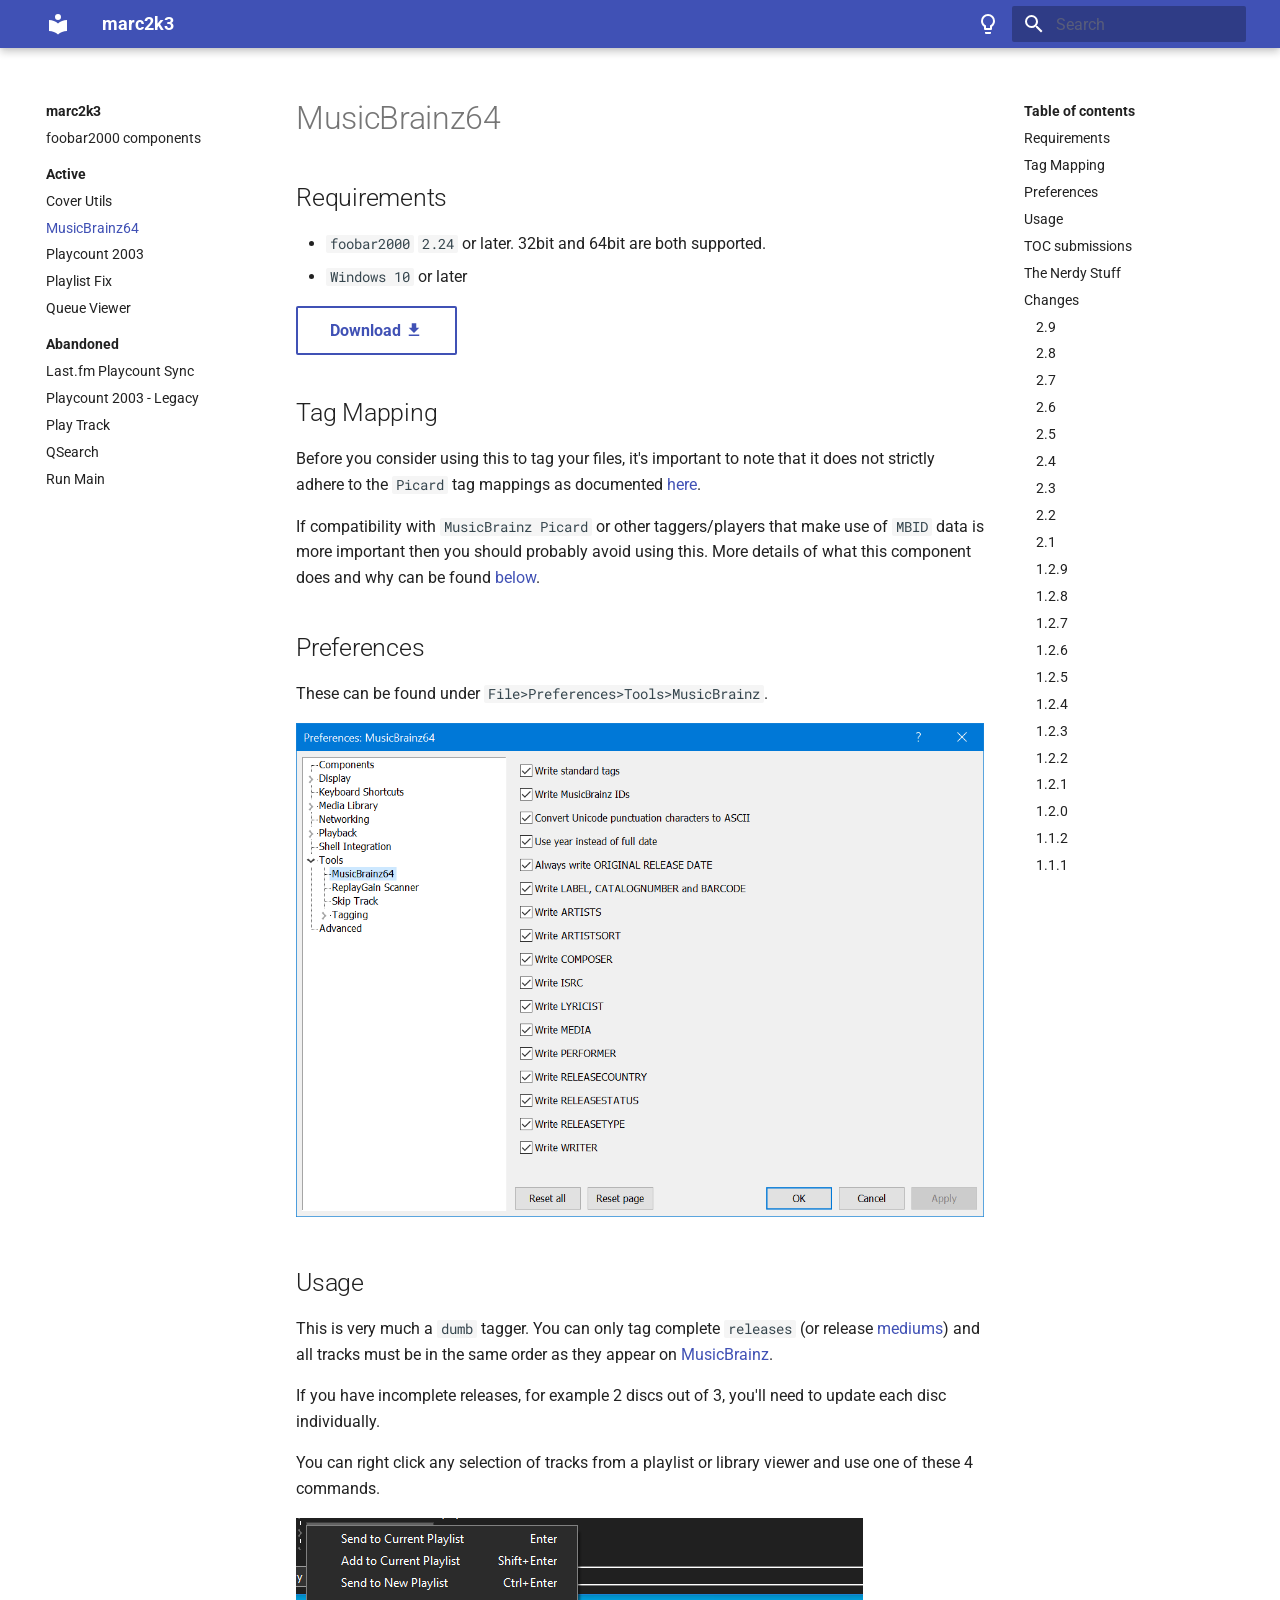
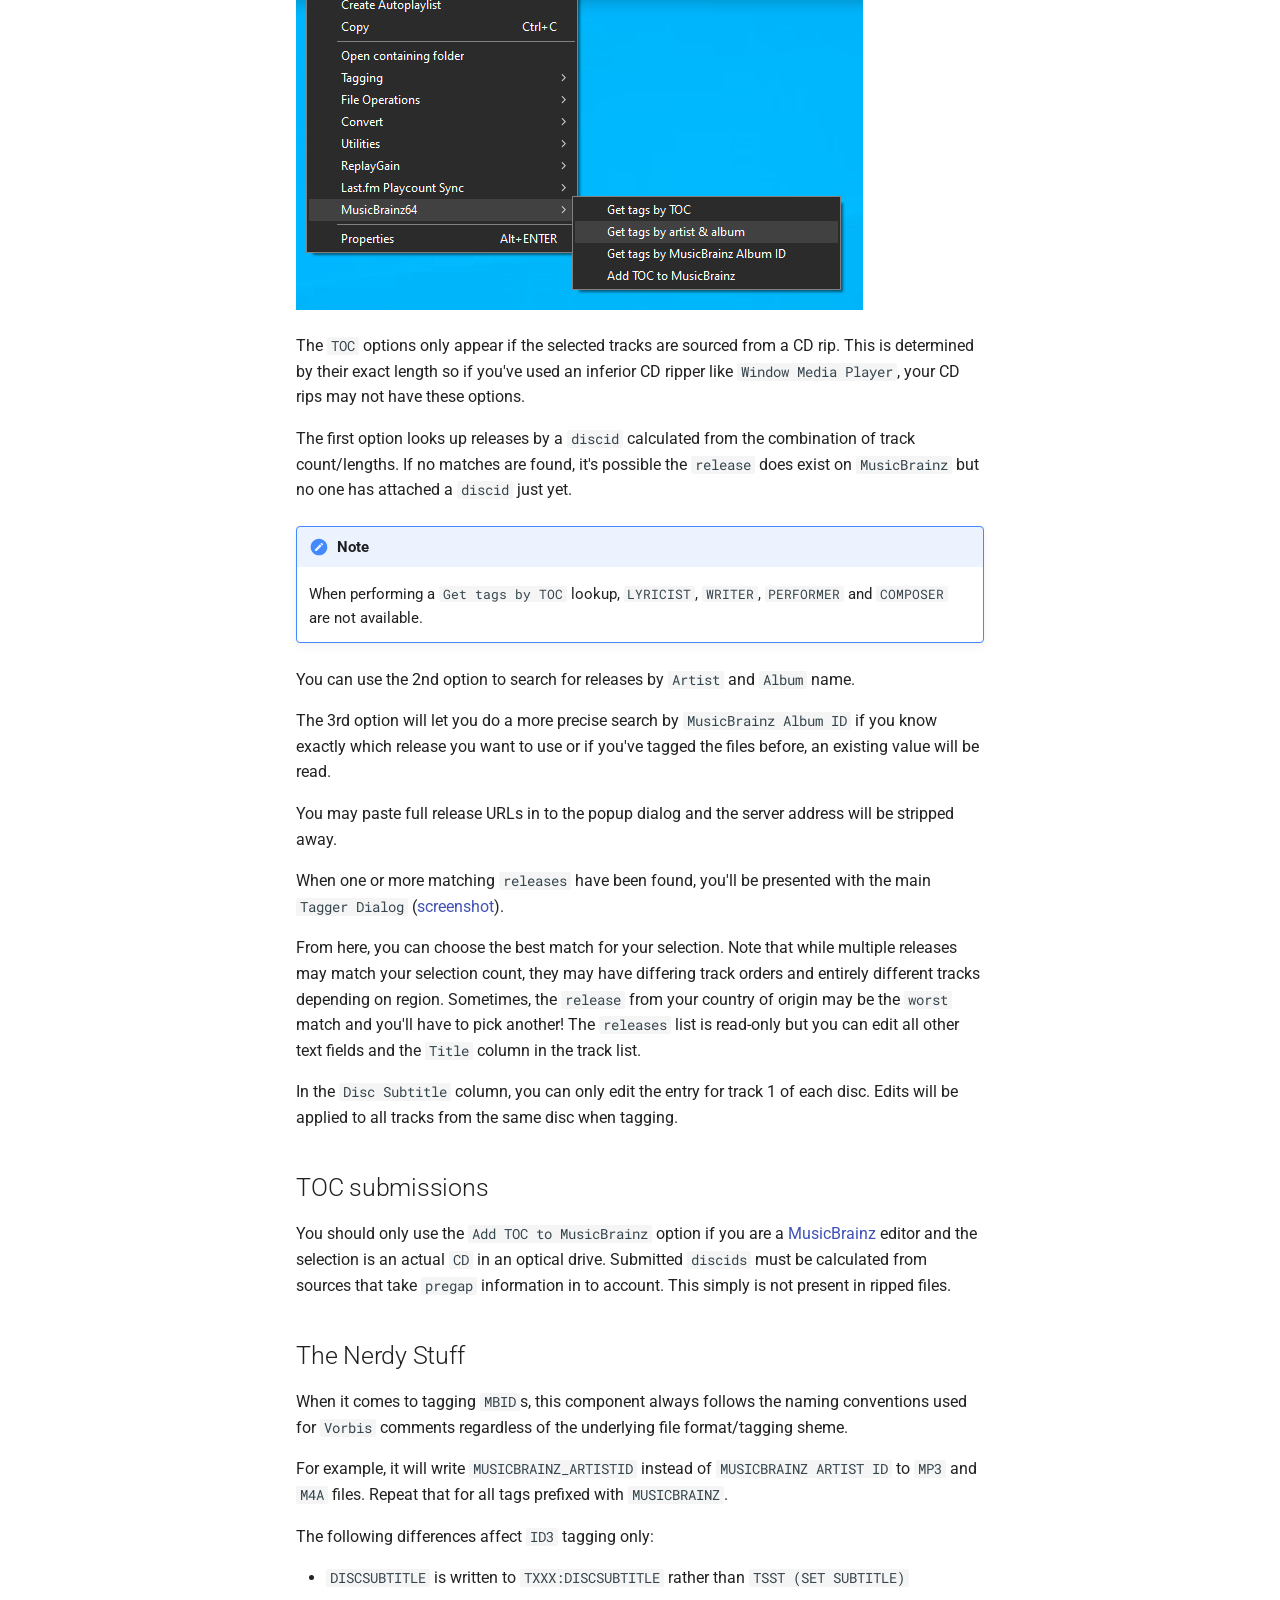
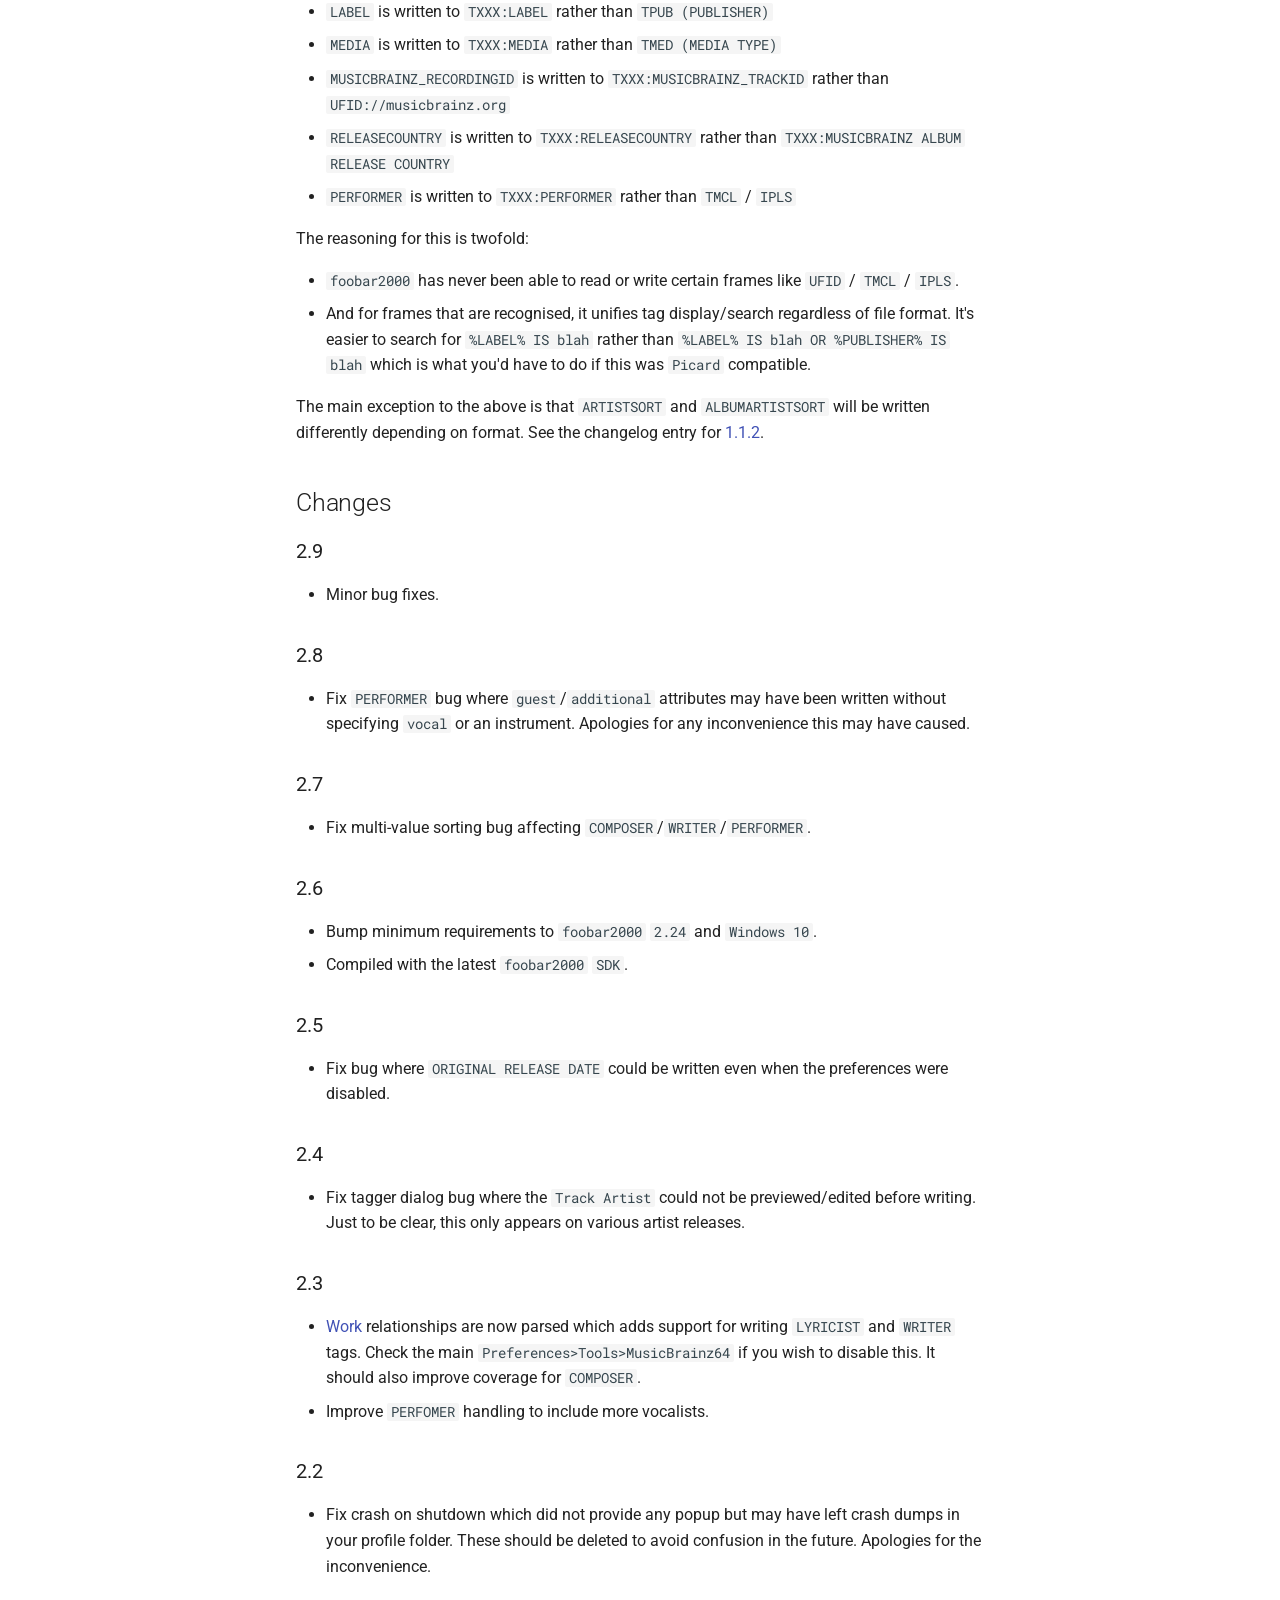
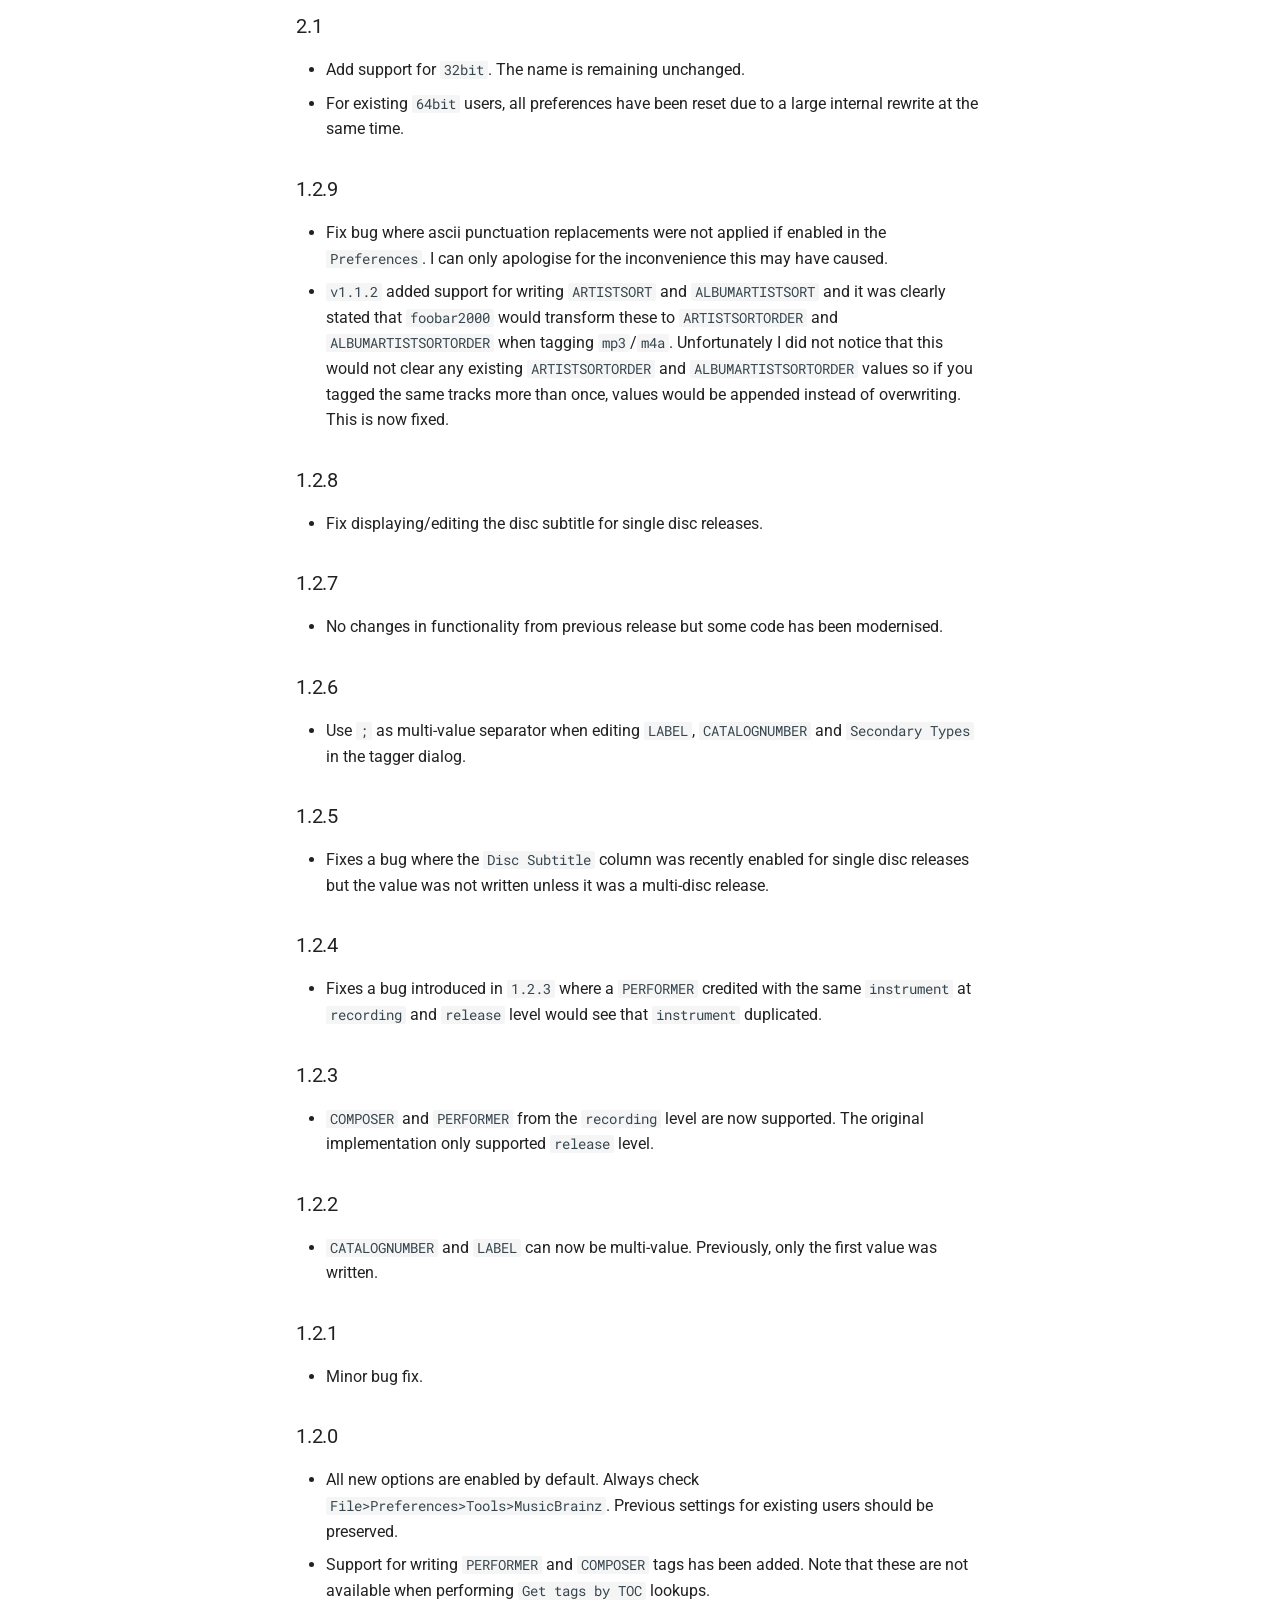
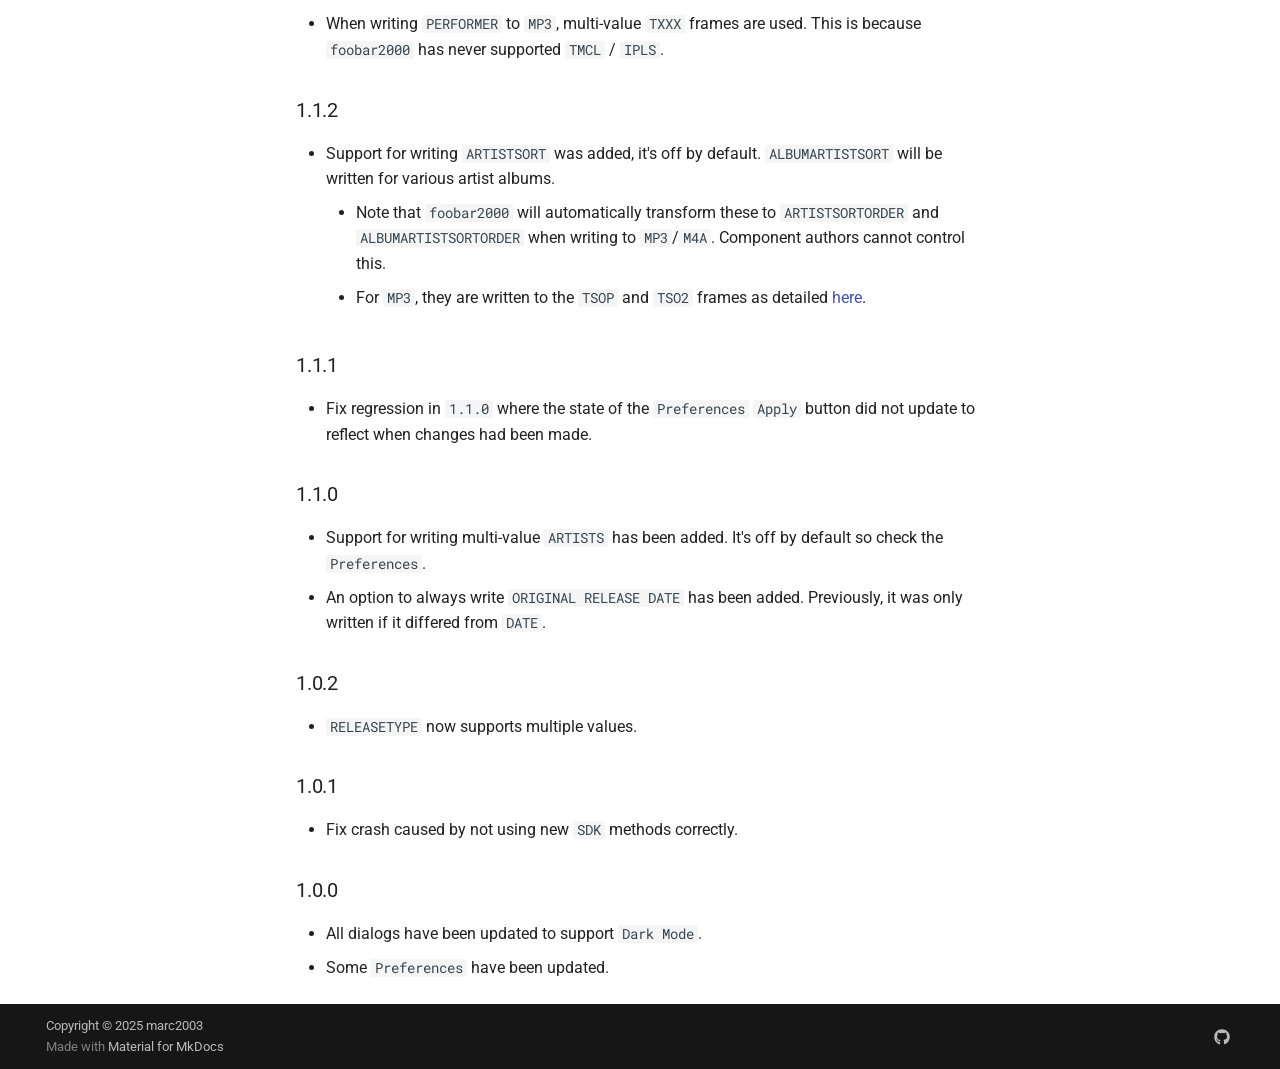
<file: component/musicbrainz64/index.html>
<!doctype html>
<html lang="en" class="no-js">
  <head>
    
      <meta charset="utf-8">
      <meta name="viewport" content="width=device-width,initial-scale=1">
      
      
      
      
        <link rel="prev" href="../cover-utils/">
      
      
        <link rel="next" href="../playcount-2003/">
      
      
      <link rel="icon" href="../../assets/images/favicon.png">
      <meta name="generator" content="mkdocs-1.6.1, mkdocs-material-9.6.21">
    
    
      
        <title>MusicBrainz64 - marc2k3</title>
      
    
    
      <link rel="stylesheet" href="../../assets/stylesheets/main.2a3383ac.min.css">
      
        
        <link rel="stylesheet" href="../../assets/stylesheets/palette.06af60db.min.css">
      
      


    
    
      
    
    
      
        
        
        <link rel="preconnect" href="https://fonts.gstatic.com" crossorigin>
        <link rel="stylesheet" href="https://fonts.googleapis.com/css?family=Roboto:300,300i,400,400i,700,700i%7CRoboto+Mono:400,400i,700,700i&display=fallback">
        <style>:root{--md-text-font:"Roboto";--md-code-font:"Roboto Mono"}</style>
      
    
    
      <link rel="stylesheet" href="../../stylesheets/extra.css">
    
    <script>__md_scope=new URL("../..",location),__md_hash=e=>[...e].reduce(((e,_)=>(e<<5)-e+_.charCodeAt(0)),0),__md_get=(e,_=localStorage,t=__md_scope)=>JSON.parse(_.getItem(t.pathname+"."+e)),__md_set=(e,_,t=localStorage,a=__md_scope)=>{try{t.setItem(a.pathname+"."+e,JSON.stringify(_))}catch(e){}}</script>
    
      

    
    
    
  </head>
  
  
    
    
      
    
    
    
    
    <body dir="ltr" data-md-color-scheme="default" data-md-color-primary="indigo" data-md-color-accent="indigo">
  
    
    <input class="md-toggle" data-md-toggle="drawer" type="checkbox" id="__drawer" autocomplete="off">
    <input class="md-toggle" data-md-toggle="search" type="checkbox" id="__search" autocomplete="off">
    <label class="md-overlay" for="__drawer"></label>
    <div data-md-component="skip">
      
        
        <a href="#musicbrainz64" class="md-skip">
          Skip to content
        </a>
      
    </div>
    <div data-md-component="announce">
      
    </div>
    
    
      

  

<header class="md-header md-header--shadow" data-md-component="header">
  <nav class="md-header__inner md-grid" aria-label="Header">
    <a href="../.." title="marc2k3" class="md-header__button md-logo" aria-label="marc2k3" data-md-component="logo">
      
  
  <svg xmlns="http://www.w3.org/2000/svg" viewBox="0 0 24 24"><path d="M12 8a3 3 0 0 0 3-3 3 3 0 0 0-3-3 3 3 0 0 0-3 3 3 3 0 0 0 3 3m0 3.54C9.64 9.35 6.5 8 3 8v11c3.5 0 6.64 1.35 9 3.54 2.36-2.19 5.5-3.54 9-3.54V8c-3.5 0-6.64 1.35-9 3.54"/></svg>

    </a>
    <label class="md-header__button md-icon" for="__drawer">
      
      <svg xmlns="http://www.w3.org/2000/svg" viewBox="0 0 24 24"><path d="M3 6h18v2H3zm0 5h18v2H3zm0 5h18v2H3z"/></svg>
    </label>
    <div class="md-header__title" data-md-component="header-title">
      <div class="md-header__ellipsis">
        <div class="md-header__topic">
          <span class="md-ellipsis">
            marc2k3
          </span>
        </div>
        <div class="md-header__topic" data-md-component="header-topic">
          <span class="md-ellipsis">
            
              MusicBrainz64
            
          </span>
        </div>
      </div>
    </div>
    
      
        <form class="md-header__option" data-md-component="palette">
  
    
    
    
    <input class="md-option" data-md-color-media="" data-md-color-scheme="default" data-md-color-primary="indigo" data-md-color-accent="indigo"  aria-label="Switch to dark mode"  type="radio" name="__palette" id="__palette_0">
    
      <label class="md-header__button md-icon" title="Switch to dark mode" for="__palette_1" hidden>
        <svg xmlns="http://www.w3.org/2000/svg" viewBox="0 0 24 24"><path d="M12 2a7 7 0 0 1 7 7c0 2.38-1.19 4.47-3 5.74V17a1 1 0 0 1-1 1H9a1 1 0 0 1-1-1v-2.26C6.19 13.47 5 11.38 5 9a7 7 0 0 1 7-7M9 21v-1h6v1a1 1 0 0 1-1 1h-4a1 1 0 0 1-1-1m3-17a5 5 0 0 0-5 5c0 2.05 1.23 3.81 3 4.58V16h4v-2.42c1.77-.77 3-2.53 3-4.58a5 5 0 0 0-5-5"/></svg>
      </label>
    
  
    
    
    
    <input class="md-option" data-md-color-media="" data-md-color-scheme="slate" data-md-color-primary="indigo" data-md-color-accent="indigo"  aria-label="Switch to light mode"  type="radio" name="__palette" id="__palette_1">
    
      <label class="md-header__button md-icon" title="Switch to light mode" for="__palette_0" hidden>
        <svg xmlns="http://www.w3.org/2000/svg" viewBox="0 0 24 24"><path d="M12 2a7 7 0 0 0-7 7c0 2.38 1.19 4.47 3 5.74V17a1 1 0 0 0 1 1h6a1 1 0 0 0 1-1v-2.26c1.81-1.27 3-3.36 3-5.74a7 7 0 0 0-7-7M9 21a1 1 0 0 0 1 1h4a1 1 0 0 0 1-1v-1H9z"/></svg>
      </label>
    
  
</form>
      
    
    
      <script>var palette=__md_get("__palette");if(palette&&palette.color){if("(prefers-color-scheme)"===palette.color.media){var media=matchMedia("(prefers-color-scheme: light)"),input=document.querySelector(media.matches?"[data-md-color-media='(prefers-color-scheme: light)']":"[data-md-color-media='(prefers-color-scheme: dark)']");palette.color.media=input.getAttribute("data-md-color-media"),palette.color.scheme=input.getAttribute("data-md-color-scheme"),palette.color.primary=input.getAttribute("data-md-color-primary"),palette.color.accent=input.getAttribute("data-md-color-accent")}for(var[key,value]of Object.entries(palette.color))document.body.setAttribute("data-md-color-"+key,value)}</script>
    
    
    
      
      
        <label class="md-header__button md-icon" for="__search">
          
          <svg xmlns="http://www.w3.org/2000/svg" viewBox="0 0 24 24"><path d="M9.5 3A6.5 6.5 0 0 1 16 9.5c0 1.61-.59 3.09-1.56 4.23l.27.27h.79l5 5-1.5 1.5-5-5v-.79l-.27-.27A6.52 6.52 0 0 1 9.5 16 6.5 6.5 0 0 1 3 9.5 6.5 6.5 0 0 1 9.5 3m0 2C7 5 5 7 5 9.5S7 14 9.5 14 14 12 14 9.5 12 5 9.5 5"/></svg>
        </label>
        <div class="md-search" data-md-component="search" role="dialog">
  <label class="md-search__overlay" for="__search"></label>
  <div class="md-search__inner" role="search">
    <form class="md-search__form" name="search">
      <input type="text" class="md-search__input" name="query" aria-label="Search" placeholder="Search" autocapitalize="off" autocorrect="off" autocomplete="off" spellcheck="false" data-md-component="search-query" required>
      <label class="md-search__icon md-icon" for="__search">
        
        <svg xmlns="http://www.w3.org/2000/svg" viewBox="0 0 24 24"><path d="M9.5 3A6.5 6.5 0 0 1 16 9.5c0 1.61-.59 3.09-1.56 4.23l.27.27h.79l5 5-1.5 1.5-5-5v-.79l-.27-.27A6.52 6.52 0 0 1 9.5 16 6.5 6.5 0 0 1 3 9.5 6.5 6.5 0 0 1 9.5 3m0 2C7 5 5 7 5 9.5S7 14 9.5 14 14 12 14 9.5 12 5 9.5 5"/></svg>
        
        <svg xmlns="http://www.w3.org/2000/svg" viewBox="0 0 24 24"><path d="M20 11v2H8l5.5 5.5-1.42 1.42L4.16 12l7.92-7.92L13.5 5.5 8 11z"/></svg>
      </label>
      <nav class="md-search__options" aria-label="Search">
        
        <button type="reset" class="md-search__icon md-icon" title="Clear" aria-label="Clear" tabindex="-1">
          
          <svg xmlns="http://www.w3.org/2000/svg" viewBox="0 0 24 24"><path d="M19 6.41 17.59 5 12 10.59 6.41 5 5 6.41 10.59 12 5 17.59 6.41 19 12 13.41 17.59 19 19 17.59 13.41 12z"/></svg>
        </button>
      </nav>
      
    </form>
    <div class="md-search__output">
      <div class="md-search__scrollwrap" tabindex="0" data-md-scrollfix>
        <div class="md-search-result" data-md-component="search-result">
          <div class="md-search-result__meta">
            Initializing search
          </div>
          <ol class="md-search-result__list" role="presentation"></ol>
        </div>
      </div>
    </div>
  </div>
</div>
      
    
    
  </nav>
  
</header>
    
    <div class="md-container" data-md-component="container">
      
      
        
          
        
      
      <main class="md-main" data-md-component="main">
        <div class="md-main__inner md-grid">
          
            
              
              <div class="md-sidebar md-sidebar--primary" data-md-component="sidebar" data-md-type="navigation" >
                <div class="md-sidebar__scrollwrap">
                  <div class="md-sidebar__inner">
                    



<nav class="md-nav md-nav--primary" aria-label="Navigation" data-md-level="0">
  <label class="md-nav__title" for="__drawer">
    <a href="../.." title="marc2k3" class="md-nav__button md-logo" aria-label="marc2k3" data-md-component="logo">
      
  
  <svg xmlns="http://www.w3.org/2000/svg" viewBox="0 0 24 24"><path d="M12 8a3 3 0 0 0 3-3 3 3 0 0 0-3-3 3 3 0 0 0-3 3 3 3 0 0 0 3 3m0 3.54C9.64 9.35 6.5 8 3 8v11c3.5 0 6.64 1.35 9 3.54 2.36-2.19 5.5-3.54 9-3.54V8c-3.5 0-6.64 1.35-9 3.54"/></svg>

    </a>
    marc2k3
  </label>
  
  <ul class="md-nav__list" data-md-scrollfix>
    
      
      
  
  
  
  
    <li class="md-nav__item">
      <a href="../.." class="md-nav__link">
        
  
  
  <span class="md-ellipsis">
    foobar2000 components
    
  </span>
  

      </a>
    </li>
  

    
      
      
  
  
    
  
  
  
    
    
    
    
      
        
        
      
    
    
    <li class="md-nav__item md-nav__item--active md-nav__item--section md-nav__item--nested">
      
        
        
        <input class="md-nav__toggle md-toggle " type="checkbox" id="__nav_2" checked>
        
          
          <label class="md-nav__link" for="__nav_2" id="__nav_2_label" tabindex="">
            
  
  
  <span class="md-ellipsis">
    Active
    
  </span>
  

            <span class="md-nav__icon md-icon"></span>
          </label>
        
        <nav class="md-nav" data-md-level="1" aria-labelledby="__nav_2_label" aria-expanded="true">
          <label class="md-nav__title" for="__nav_2">
            <span class="md-nav__icon md-icon"></span>
            Active
          </label>
          <ul class="md-nav__list" data-md-scrollfix>
            
              
                
  
  
  
  
    <li class="md-nav__item">
      <a href="../cover-utils/" class="md-nav__link">
        
  
  
  <span class="md-ellipsis">
    Cover Utils
    
  </span>
  

      </a>
    </li>
  

              
            
              
                
  
  
    
  
  
  
    <li class="md-nav__item md-nav__item--active">
      
      <input class="md-nav__toggle md-toggle" type="checkbox" id="__toc">
      
      
        
      
      
        <label class="md-nav__link md-nav__link--active" for="__toc">
          
  
  
  <span class="md-ellipsis">
    MusicBrainz64
    
  </span>
  

          <span class="md-nav__icon md-icon"></span>
        </label>
      
      <a href="./" class="md-nav__link md-nav__link--active">
        
  
  
  <span class="md-ellipsis">
    MusicBrainz64
    
  </span>
  

      </a>
      
        

<nav class="md-nav md-nav--secondary" aria-label="Table of contents">
  
  
  
    
  
  
    <label class="md-nav__title" for="__toc">
      <span class="md-nav__icon md-icon"></span>
      Table of contents
    </label>
    <ul class="md-nav__list" data-md-component="toc" data-md-scrollfix>
      
        <li class="md-nav__item">
  <a href="#requirements" class="md-nav__link">
    <span class="md-ellipsis">
      Requirements
    </span>
  </a>
  
</li>
      
        <li class="md-nav__item">
  <a href="#tag-mapping" class="md-nav__link">
    <span class="md-ellipsis">
      Tag Mapping
    </span>
  </a>
  
</li>
      
        <li class="md-nav__item">
  <a href="#preferences" class="md-nav__link">
    <span class="md-ellipsis">
      Preferences
    </span>
  </a>
  
</li>
      
        <li class="md-nav__item">
  <a href="#usage" class="md-nav__link">
    <span class="md-ellipsis">
      Usage
    </span>
  </a>
  
</li>
      
        <li class="md-nav__item">
  <a href="#toc-submissions" class="md-nav__link">
    <span class="md-ellipsis">
      TOC submissions
    </span>
  </a>
  
</li>
      
        <li class="md-nav__item">
  <a href="#the-nerdy-stuff" class="md-nav__link">
    <span class="md-ellipsis">
      The Nerdy Stuff
    </span>
  </a>
  
</li>
      
        <li class="md-nav__item">
  <a href="#changes" class="md-nav__link">
    <span class="md-ellipsis">
      Changes
    </span>
  </a>
  
    <nav class="md-nav" aria-label="Changes">
      <ul class="md-nav__list">
        
          <li class="md-nav__item">
  <a href="#29" class="md-nav__link">
    <span class="md-ellipsis">
      2.9
    </span>
  </a>
  
</li>
        
          <li class="md-nav__item">
  <a href="#28" class="md-nav__link">
    <span class="md-ellipsis">
      2.8
    </span>
  </a>
  
</li>
        
          <li class="md-nav__item">
  <a href="#27" class="md-nav__link">
    <span class="md-ellipsis">
      2.7
    </span>
  </a>
  
</li>
        
          <li class="md-nav__item">
  <a href="#26" class="md-nav__link">
    <span class="md-ellipsis">
      2.6
    </span>
  </a>
  
</li>
        
          <li class="md-nav__item">
  <a href="#25" class="md-nav__link">
    <span class="md-ellipsis">
      2.5
    </span>
  </a>
  
</li>
        
          <li class="md-nav__item">
  <a href="#24" class="md-nav__link">
    <span class="md-ellipsis">
      2.4
    </span>
  </a>
  
</li>
        
          <li class="md-nav__item">
  <a href="#23" class="md-nav__link">
    <span class="md-ellipsis">
      2.3
    </span>
  </a>
  
</li>
        
          <li class="md-nav__item">
  <a href="#22" class="md-nav__link">
    <span class="md-ellipsis">
      2.2
    </span>
  </a>
  
</li>
        
          <li class="md-nav__item">
  <a href="#21" class="md-nav__link">
    <span class="md-ellipsis">
      2.1
    </span>
  </a>
  
</li>
        
          <li class="md-nav__item">
  <a href="#129" class="md-nav__link">
    <span class="md-ellipsis">
      1.2.9
    </span>
  </a>
  
</li>
        
          <li class="md-nav__item">
  <a href="#128" class="md-nav__link">
    <span class="md-ellipsis">
      1.2.8
    </span>
  </a>
  
</li>
        
          <li class="md-nav__item">
  <a href="#127" class="md-nav__link">
    <span class="md-ellipsis">
      1.2.7
    </span>
  </a>
  
</li>
        
          <li class="md-nav__item">
  <a href="#126" class="md-nav__link">
    <span class="md-ellipsis">
      1.2.6
    </span>
  </a>
  
</li>
        
          <li class="md-nav__item">
  <a href="#125" class="md-nav__link">
    <span class="md-ellipsis">
      1.2.5
    </span>
  </a>
  
</li>
        
          <li class="md-nav__item">
  <a href="#124" class="md-nav__link">
    <span class="md-ellipsis">
      1.2.4
    </span>
  </a>
  
</li>
        
          <li class="md-nav__item">
  <a href="#123" class="md-nav__link">
    <span class="md-ellipsis">
      1.2.3
    </span>
  </a>
  
</li>
        
          <li class="md-nav__item">
  <a href="#122" class="md-nav__link">
    <span class="md-ellipsis">
      1.2.2
    </span>
  </a>
  
</li>
        
          <li class="md-nav__item">
  <a href="#121" class="md-nav__link">
    <span class="md-ellipsis">
      1.2.1
    </span>
  </a>
  
</li>
        
          <li class="md-nav__item">
  <a href="#120" class="md-nav__link">
    <span class="md-ellipsis">
      1.2.0
    </span>
  </a>
  
</li>
        
          <li class="md-nav__item">
  <a href="#112" class="md-nav__link">
    <span class="md-ellipsis">
      1.1.2
    </span>
  </a>
  
</li>
        
          <li class="md-nav__item">
  <a href="#111" class="md-nav__link">
    <span class="md-ellipsis">
      1.1.1
    </span>
  </a>
  
</li>
        
          <li class="md-nav__item">
  <a href="#110" class="md-nav__link">
    <span class="md-ellipsis">
      1.1.0
    </span>
  </a>
  
</li>
        
          <li class="md-nav__item">
  <a href="#102" class="md-nav__link">
    <span class="md-ellipsis">
      1.0.2
    </span>
  </a>
  
</li>
        
          <li class="md-nav__item">
  <a href="#101" class="md-nav__link">
    <span class="md-ellipsis">
      1.0.1
    </span>
  </a>
  
</li>
        
          <li class="md-nav__item">
  <a href="#100" class="md-nav__link">
    <span class="md-ellipsis">
      1.0.0
    </span>
  </a>
  
</li>
        
      </ul>
    </nav>
  
</li>
      
    </ul>
  
</nav>
      
    </li>
  

              
            
              
                
  
  
  
  
    <li class="md-nav__item">
      <a href="../playcount-2003/" class="md-nav__link">
        
  
  
  <span class="md-ellipsis">
    Playcount 2003
    
  </span>
  

      </a>
    </li>
  

              
            
              
                
  
  
  
  
    <li class="md-nav__item">
      <a href="../playlist-fix/" class="md-nav__link">
        
  
  
  <span class="md-ellipsis">
    Playlist Fix
    
  </span>
  

      </a>
    </li>
  

              
            
              
                
  
  
  
  
    <li class="md-nav__item">
      <a href="../queue-viewer/" class="md-nav__link">
        
  
  
  <span class="md-ellipsis">
    Queue Viewer
    
  </span>
  

      </a>
    </li>
  

              
            
          </ul>
        </nav>
      
    </li>
  

    
      
      
  
  
  
  
    
    
    
    
      
        
        
      
    
    
    <li class="md-nav__item md-nav__item--section md-nav__item--nested">
      
        
        
        <input class="md-nav__toggle md-toggle " type="checkbox" id="__nav_3" >
        
          
          <label class="md-nav__link" for="__nav_3" id="__nav_3_label" tabindex="">
            
  
  
  <span class="md-ellipsis">
    Abandoned
    
  </span>
  

            <span class="md-nav__icon md-icon"></span>
          </label>
        
        <nav class="md-nav" data-md-level="1" aria-labelledby="__nav_3_label" aria-expanded="false">
          <label class="md-nav__title" for="__nav_3">
            <span class="md-nav__icon md-icon"></span>
            Abandoned
          </label>
          <ul class="md-nav__list" data-md-scrollfix>
            
              
                
  
  
  
  
    <li class="md-nav__item">
      <a href="../lastfm-playcount-sync/" class="md-nav__link">
        
  
  
  <span class="md-ellipsis">
    Last.fm Playcount Sync
    
  </span>
  

      </a>
    </li>
  

              
            
              
                
  
  
  
  
    <li class="md-nav__item">
      <a href="../playcount-2003-legacy/" class="md-nav__link">
        
  
  
  <span class="md-ellipsis">
    Playcount 2003 - Legacy
    
  </span>
  

      </a>
    </li>
  

              
            
              
                
  
  
  
  
    <li class="md-nav__item">
      <a href="../play-track/" class="md-nav__link">
        
  
  
  <span class="md-ellipsis">
    Play Track
    
  </span>
  

      </a>
    </li>
  

              
            
              
                
  
  
  
  
    <li class="md-nav__item">
      <a href="../qsearch/" class="md-nav__link">
        
  
  
  <span class="md-ellipsis">
    QSearch
    
  </span>
  

      </a>
    </li>
  

              
            
              
                
  
  
  
  
    <li class="md-nav__item">
      <a href="../run-main/" class="md-nav__link">
        
  
  
  <span class="md-ellipsis">
    Run Main
    
  </span>
  

      </a>
    </li>
  

              
            
          </ul>
        </nav>
      
    </li>
  

    
  </ul>
</nav>
                  </div>
                </div>
              </div>
            
            
              
              <div class="md-sidebar md-sidebar--secondary" data-md-component="sidebar" data-md-type="toc" >
                <div class="md-sidebar__scrollwrap">
                  <div class="md-sidebar__inner">
                    

<nav class="md-nav md-nav--secondary" aria-label="Table of contents">
  
  
  
    
  
  
    <label class="md-nav__title" for="__toc">
      <span class="md-nav__icon md-icon"></span>
      Table of contents
    </label>
    <ul class="md-nav__list" data-md-component="toc" data-md-scrollfix>
      
        <li class="md-nav__item">
  <a href="#requirements" class="md-nav__link">
    <span class="md-ellipsis">
      Requirements
    </span>
  </a>
  
</li>
      
        <li class="md-nav__item">
  <a href="#tag-mapping" class="md-nav__link">
    <span class="md-ellipsis">
      Tag Mapping
    </span>
  </a>
  
</li>
      
        <li class="md-nav__item">
  <a href="#preferences" class="md-nav__link">
    <span class="md-ellipsis">
      Preferences
    </span>
  </a>
  
</li>
      
        <li class="md-nav__item">
  <a href="#usage" class="md-nav__link">
    <span class="md-ellipsis">
      Usage
    </span>
  </a>
  
</li>
      
        <li class="md-nav__item">
  <a href="#toc-submissions" class="md-nav__link">
    <span class="md-ellipsis">
      TOC submissions
    </span>
  </a>
  
</li>
      
        <li class="md-nav__item">
  <a href="#the-nerdy-stuff" class="md-nav__link">
    <span class="md-ellipsis">
      The Nerdy Stuff
    </span>
  </a>
  
</li>
      
        <li class="md-nav__item">
  <a href="#changes" class="md-nav__link">
    <span class="md-ellipsis">
      Changes
    </span>
  </a>
  
    <nav class="md-nav" aria-label="Changes">
      <ul class="md-nav__list">
        
          <li class="md-nav__item">
  <a href="#29" class="md-nav__link">
    <span class="md-ellipsis">
      2.9
    </span>
  </a>
  
</li>
        
          <li class="md-nav__item">
  <a href="#28" class="md-nav__link">
    <span class="md-ellipsis">
      2.8
    </span>
  </a>
  
</li>
        
          <li class="md-nav__item">
  <a href="#27" class="md-nav__link">
    <span class="md-ellipsis">
      2.7
    </span>
  </a>
  
</li>
        
          <li class="md-nav__item">
  <a href="#26" class="md-nav__link">
    <span class="md-ellipsis">
      2.6
    </span>
  </a>
  
</li>
        
          <li class="md-nav__item">
  <a href="#25" class="md-nav__link">
    <span class="md-ellipsis">
      2.5
    </span>
  </a>
  
</li>
        
          <li class="md-nav__item">
  <a href="#24" class="md-nav__link">
    <span class="md-ellipsis">
      2.4
    </span>
  </a>
  
</li>
        
          <li class="md-nav__item">
  <a href="#23" class="md-nav__link">
    <span class="md-ellipsis">
      2.3
    </span>
  </a>
  
</li>
        
          <li class="md-nav__item">
  <a href="#22" class="md-nav__link">
    <span class="md-ellipsis">
      2.2
    </span>
  </a>
  
</li>
        
          <li class="md-nav__item">
  <a href="#21" class="md-nav__link">
    <span class="md-ellipsis">
      2.1
    </span>
  </a>
  
</li>
        
          <li class="md-nav__item">
  <a href="#129" class="md-nav__link">
    <span class="md-ellipsis">
      1.2.9
    </span>
  </a>
  
</li>
        
          <li class="md-nav__item">
  <a href="#128" class="md-nav__link">
    <span class="md-ellipsis">
      1.2.8
    </span>
  </a>
  
</li>
        
          <li class="md-nav__item">
  <a href="#127" class="md-nav__link">
    <span class="md-ellipsis">
      1.2.7
    </span>
  </a>
  
</li>
        
          <li class="md-nav__item">
  <a href="#126" class="md-nav__link">
    <span class="md-ellipsis">
      1.2.6
    </span>
  </a>
  
</li>
        
          <li class="md-nav__item">
  <a href="#125" class="md-nav__link">
    <span class="md-ellipsis">
      1.2.5
    </span>
  </a>
  
</li>
        
          <li class="md-nav__item">
  <a href="#124" class="md-nav__link">
    <span class="md-ellipsis">
      1.2.4
    </span>
  </a>
  
</li>
        
          <li class="md-nav__item">
  <a href="#123" class="md-nav__link">
    <span class="md-ellipsis">
      1.2.3
    </span>
  </a>
  
</li>
        
          <li class="md-nav__item">
  <a href="#122" class="md-nav__link">
    <span class="md-ellipsis">
      1.2.2
    </span>
  </a>
  
</li>
        
          <li class="md-nav__item">
  <a href="#121" class="md-nav__link">
    <span class="md-ellipsis">
      1.2.1
    </span>
  </a>
  
</li>
        
          <li class="md-nav__item">
  <a href="#120" class="md-nav__link">
    <span class="md-ellipsis">
      1.2.0
    </span>
  </a>
  
</li>
        
          <li class="md-nav__item">
  <a href="#112" class="md-nav__link">
    <span class="md-ellipsis">
      1.1.2
    </span>
  </a>
  
</li>
        
          <li class="md-nav__item">
  <a href="#111" class="md-nav__link">
    <span class="md-ellipsis">
      1.1.1
    </span>
  </a>
  
</li>
        
          <li class="md-nav__item">
  <a href="#110" class="md-nav__link">
    <span class="md-ellipsis">
      1.1.0
    </span>
  </a>
  
</li>
        
          <li class="md-nav__item">
  <a href="#102" class="md-nav__link">
    <span class="md-ellipsis">
      1.0.2
    </span>
  </a>
  
</li>
        
          <li class="md-nav__item">
  <a href="#101" class="md-nav__link">
    <span class="md-ellipsis">
      1.0.1
    </span>
  </a>
  
</li>
        
          <li class="md-nav__item">
  <a href="#100" class="md-nav__link">
    <span class="md-ellipsis">
      1.0.0
    </span>
  </a>
  
</li>
        
      </ul>
    </nav>
  
</li>
      
    </ul>
  
</nav>
                  </div>
                </div>
              </div>
            
          
          
            <div class="md-content" data-md-component="content">
              <article class="md-content__inner md-typeset">
                
                  



<h1 id="musicbrainz64">MusicBrainz64<a class="headerlink" href="#musicbrainz64" title="Permanent link">#</a></h1>
<h2 id="requirements">Requirements<a class="headerlink" href="#requirements" title="Permanent link">#</a></h2>
<ul>
<li><code>foobar2000</code> <code>2.24</code> or later. 32bit and 64bit are both supported.</li>
<li><code>Windows 10</code> or later</li>
</ul>
<p><a class="md-button" href="https://github.com/marc2k3/marc2k3/releases">Download <span class="twemoji"><svg xmlns="http://www.w3.org/2000/svg" viewBox="0 0 24 24"><path d="M5 20h14v-2H5m14-9h-4V3H9v6H5l7 7z"/></svg></span></a></p>
<h2 id="tag-mapping">Tag Mapping<a class="headerlink" href="#tag-mapping" title="Permanent link">#</a></h2>
<p>Before you consider using this to tag your files, it's important to note that it does
not strictly adhere to the <code>Picard</code> tag mappings as documented <a href="https://picard-docs.musicbrainz.org/en/appendices/tag_mapping.html">here</a>.</p>
<p>If compatibility with <code>MusicBrainz Picard</code> or other taggers/players that make use of <code>MBID</code> data is
more important then you should probably avoid using this. More details of what this component
does and why can be found <a href="#the-nerdy-stuff">below</a>.</p>
<h2 id="preferences">Preferences<a class="headerlink" href="#preferences" title="Permanent link">#</a></h2>
<p>These can be found under <code>File&gt;Preferences&gt;Tools&gt;MusicBrainz</code>.</p>
<p><img alt="musicbrainz preferences" src="../../images/musicbrainz-preferences.png" /></p>
<h2 id="usage">Usage<a class="headerlink" href="#usage" title="Permanent link">#</a></h2>
<p>This is very much a <code>dumb</code> tagger. You can only tag complete <code>releases</code> (or release
<a href="https://musicbrainz.org/doc/Medium">mediums</a>) and all tracks must be in the same
order as they appear on <a href="https://musicbrainz.org">MusicBrainz</a>.</p>
<p>If you have incomplete releases, for example 2 discs out of 3, you'll need to update each
disc individually.</p>
<p>You can right click any selection of tracks from a playlist or library viewer and
use one of these 4 commands.</p>
<p><img alt="musicbrainz context" src="../../images/musicbrainz-context.png" /></p>
<p>The <code>TOC</code> options only appear if the selected tracks are sourced from a CD rip. This is determined by
their exact length so if you've used an inferior CD ripper like <code>Window Media Player</code>, your
CD rips may not have these options.</p>
<p>The first option looks up releases by a <code>discid</code> calculated from the combination of track
count/lengths. If no matches are found, it's possible the <code>release</code> does exist on <code>MusicBrainz</code>
but no one has attached a <code>discid</code> just yet.</p>
<div class="admonition note">
<p class="admonition-title">Note</p>
<p>When performing a <code>Get tags by TOC</code> lookup, <code>LYRICIST</code>, <code>WRITER</code>, <code>PERFORMER</code> and <code>COMPOSER</code>
are not available.</p>
</div>
<p>You can use the 2nd option to search for releases by <code>Artist</code> and <code>Album</code> name.</p>
<p>The 3rd option will let you do a more precise search by <code>MusicBrainz Album ID</code> if you know exactly
which release you want to use or if you've tagged the files before, an existing value will be read.</p>
<p>You may paste full release URLs in to the popup dialog and the server address will be stripped away.</p>
<p>When one or more matching <code>releases</code> have been found, you'll be presented with the main
<code>Tagger Dialog</code> (<a href="../../images/musicbrainz-tagger.png">screenshot</a>).</p>
<p>From here, you can choose the best match for your selection. Note that while multiple releases
may match your selection count, they may have differing track orders and entirely different
tracks depending on region. Sometimes, the <code>release</code> from your country of origin may be
the <code>worst</code> match and you'll have to pick another! The <code>releases</code> list is read-only
but you can edit all other text fields and the <code>Title</code> column in the track list.</p>
<p>In the <code>Disc Subtitle</code> column, you can only edit the entry for track 1 of each disc. Edits
will be applied to all tracks from the same disc when tagging.</p>
<h2 id="toc-submissions">TOC submissions<a class="headerlink" href="#toc-submissions" title="Permanent link">#</a></h2>
<p>You should only use the <code>Add TOC to MusicBrainz</code> option if you are a <a href="https://musicbrainz.org">MusicBrainz</a>
editor and the selection is an actual <code>CD</code> in an optical drive. Submitted <code>discids</code> must be calculated
from sources that take <code>pregap</code> information in to account. This simply is not present in ripped files.</p>
<h2 id="the-nerdy-stuff">The Nerdy Stuff<a class="headerlink" href="#the-nerdy-stuff" title="Permanent link">#</a></h2>
<p>When it comes to tagging <code>MBID</code>s, this component always follows the naming conventions used for <code>Vorbis</code>
comments regardless of the underlying file format/tagging sheme.</p>
<p>For example, it will write <code>MUSICBRAINZ_ARTISTID</code> instead of <code>MUSICBRAINZ ARTIST ID</code> to <code>MP3</code> and <code>M4A</code> files.
Repeat that for all tags prefixed with <code>MUSICBRAINZ</code>.</p>
<p>The following differences affect <code>ID3</code> tagging only:</p>
<ul>
<li><code>DISCSUBTITLE</code> is written to <code>TXXX:DISCSUBTITLE</code> rather than <code>TSST (SET SUBTITLE)</code></li>
<li><code>LABEL</code> is written to <code>TXXX:LABEL</code> rather than <code>TPUB (PUBLISHER)</code></li>
<li><code>MEDIA</code> is written to <code>TXXX:MEDIA</code> rather than <code>TMED (MEDIA TYPE)</code></li>
<li><code>MUSICBRAINZ_RECORDINGID</code> is written to <code>TXXX:MUSICBRAINZ_TRACKID</code> rather than <code>UFID://musicbrainz.org</code></li>
<li><code>RELEASECOUNTRY</code> is written to <code>TXXX:RELEASECOUNTRY</code> rather than <code>TXXX:MUSICBRAINZ ALBUM RELEASE COUNTRY</code></li>
<li><code>PERFORMER</code> is written to <code>TXXX:PERFORMER</code> rather than <code>TMCL</code> / <code>IPLS</code></li>
</ul>
<p>The reasoning for this is twofold:</p>
<ul>
<li><code>foobar2000</code> has never been able to read or write certain frames like <code>UFID</code> / <code>TMCL</code> / <code>IPLS</code>.</li>
<li>And for frames that are recognised, it unifies tag display/search regardless of file format.
It's easier to search for <code>%LABEL% IS blah</code> rather than <code>%LABEL% IS blah OR %PUBLISHER% IS blah</code> which
is what you'd have to do if this was <code>Picard</code> compatible.</li>
</ul>
<p>The main exception to the above is that <code>ARTISTSORT</code> and <code>ALBUMARTISTSORT</code> will be written differently depending
on format. See the changelog entry for <a href="#112">1.1.2</a>.</p>
<h2 id="changes">Changes<a class="headerlink" href="#changes" title="Permanent link">#</a></h2>
<h3 id="29">2.9<a class="headerlink" href="#29" title="Permanent link">#</a></h3>
<ul>
<li>Minor bug fixes.</li>
</ul>
<h3 id="28">2.8<a class="headerlink" href="#28" title="Permanent link">#</a></h3>
<ul>
<li>Fix <code>PERFORMER</code> bug where <code>guest</code>/<code>additional</code> attributes may have been written without specifying
<code>vocal</code> or an instrument. Apologies for any inconvenience this may have caused.</li>
</ul>
<h3 id="27">2.7<a class="headerlink" href="#27" title="Permanent link">#</a></h3>
<ul>
<li>Fix multi-value sorting bug affecting <code>COMPOSER</code>/<code>WRITER</code>/<code>PERFORMER</code>.</li>
</ul>
<h3 id="26">2.6<a class="headerlink" href="#26" title="Permanent link">#</a></h3>
<ul>
<li>Bump minimum requirements to <code>foobar2000</code> <code>2.24</code> and <code>Windows 10</code>.</li>
<li>Compiled with the latest <code>foobar2000</code> <code>SDK</code>.</li>
</ul>
<h3 id="25">2.5<a class="headerlink" href="#25" title="Permanent link">#</a></h3>
<ul>
<li>Fix bug where <code>ORIGINAL RELEASE DATE</code> could be written even when the preferences were disabled.</li>
</ul>
<h3 id="24">2.4<a class="headerlink" href="#24" title="Permanent link">#</a></h3>
<ul>
<li>Fix tagger dialog bug where the <code>Track Artist</code> could not be previewed/edited before writing. Just to be clear,
this only appears on various artist releases.</li>
</ul>
<h3 id="23">2.3<a class="headerlink" href="#23" title="Permanent link">#</a></h3>
<ul>
<li><a href="https://musicbrainz.org/doc/Work">Work</a> relationships are now parsed which adds support for writing <code>LYRICIST</code>
and <code>WRITER</code> tags. Check the main <code>Preferences&gt;Tools&gt;MusicBrainz64</code> if you wish to disable this. It should also
improve coverage for <code>COMPOSER</code>.</li>
<li>Improve <code>PERFOMER</code> handling to include more vocalists.</li>
</ul>
<h3 id="22">2.2<a class="headerlink" href="#22" title="Permanent link">#</a></h3>
<ul>
<li>Fix crash on shutdown which did not provide any popup but may have left crash dumps in your profile folder.
These should be deleted to avoid confusion in the future. Apologies for the inconvenience.</li>
</ul>
<h3 id="21">2.1<a class="headerlink" href="#21" title="Permanent link">#</a></h3>
<ul>
<li>Add support for <code>32bit</code>. The name is remaining unchanged.</li>
<li>For existing <code>64bit</code> users, all preferences have been reset due to a large internal rewrite at the same time. </li>
</ul>
<h3 id="129">1.2.9<a class="headerlink" href="#129" title="Permanent link">#</a></h3>
<ul>
<li>Fix bug where ascii punctuation replacements were not applied if enabled in the <code>Preferences</code>. I can only apologise
for the inconvenience this may have caused.</li>
<li><code>v1.1.2</code> added support for writing <code>ARTISTSORT</code> and <code>ALBUMARTISTSORT</code> and it was clearly stated that <code>foobar2000</code>
would transform these to <code>ARTISTSORTORDER</code> and <code>ALBUMARTISTSORTORDER</code> when tagging <code>mp3</code>/<code>m4a</code>. Unfortunately
I did not notice that this would not clear any existing <code>ARTISTSORTORDER</code> and <code>ALBUMARTISTSORTORDER</code> values
so if you tagged the same tracks more than once, values would be appended instead of overwriting. This is now fixed.</li>
</ul>
<h3 id="128">1.2.8<a class="headerlink" href="#128" title="Permanent link">#</a></h3>
<ul>
<li>Fix displaying/editing the disc subtitle for single disc releases.</li>
</ul>
<h3 id="127">1.2.7<a class="headerlink" href="#127" title="Permanent link">#</a></h3>
<ul>
<li>No changes in functionality from previous release but some code has been modernised.</li>
</ul>
<h3 id="126">1.2.6<a class="headerlink" href="#126" title="Permanent link">#</a></h3>
<ul>
<li>Use <code>;</code> as multi-value separator when editing <code>LABEL</code>, <code>CATALOGNUMBER</code> and <code>Secondary Types</code> in the tagger dialog.</li>
</ul>
<h3 id="125">1.2.5<a class="headerlink" href="#125" title="Permanent link">#</a></h3>
<ul>
<li>Fixes a bug where the <code>Disc Subtitle</code> column was recently enabled for single disc releases but the value was not written unless it was a multi-disc release.</li>
</ul>
<h3 id="124">1.2.4<a class="headerlink" href="#124" title="Permanent link">#</a></h3>
<ul>
<li>Fixes a bug introduced in <code>1.2.3</code> where a <code>PERFORMER</code> credited with the same <code>instrument</code> at <code>recording</code> and <code>release</code> level would see that <code>instrument</code> duplicated.</li>
</ul>
<h3 id="123">1.2.3<a class="headerlink" href="#123" title="Permanent link">#</a></h3>
<ul>
<li><code>COMPOSER</code> and <code>PERFORMER</code> from the <code>recording</code> level are now supported. The original implementation only supported <code>release</code> level.</li>
</ul>
<h3 id="122">1.2.2<a class="headerlink" href="#122" title="Permanent link">#</a></h3>
<ul>
<li><code>CATALOGNUMBER</code> and <code>LABEL</code> can now be multi-value. Previously, only the first value was written.</li>
</ul>
<h3 id="121">1.2.1<a class="headerlink" href="#121" title="Permanent link">#</a></h3>
<ul>
<li>Minor bug fix.</li>
</ul>
<h3 id="120">1.2.0<a class="headerlink" href="#120" title="Permanent link">#</a></h3>
<ul>
<li>All new options are enabled by default. Always check <code>File&gt;Preferences&gt;Tools&gt;MusicBrainz</code>. Previous settings for existing users should be preserved.</li>
<li>Support for writing <code>PERFORMER</code> and <code>COMPOSER</code> tags has been added. Note that these are not available when performing <code>Get tags by TOC</code> lookups.</li>
<li>When writing <code>PERFORMER</code> to <code>MP3</code>, multi-value <code>TXXX</code> frames are used. This is because <code>foobar2000</code> has never supported <code>TMCL</code> / <code>IPLS</code>.</li>
</ul>
<h3 id="112">1.1.2<a class="headerlink" href="#112" title="Permanent link">#</a></h3>
<ul>
<li>Support for writing <code>ARTISTSORT</code> was added, it's off by default. <code>ALBUMARTISTSORT</code> will be written for various artist albums.<ul>
<li>Note that <code>foobar2000</code> will automatically transform these to <code>ARTISTSORTORDER</code> and <code>ALBUMARTISTSORTORDER</code> when writing to <code>MP3</code>/<code>M4A</code>. Component authors cannot control this.</li>
<li>For <code>MP3</code>, they are written to the <code>TSOP</code> and <code>TSO2</code> frames as detailed <a href="https://wiki.hydrogenaud.io/index.php?title=Foobar2000:ID3_Tag_Mapping">here</a>.</li>
</ul>
</li>
</ul>
<h3 id="111">1.1.1<a class="headerlink" href="#111" title="Permanent link">#</a></h3>
<ul>
<li>Fix regression in <code>1.1.0</code> where the state of the <code>Preferences</code> <code>Apply</code> button did not update to reflect when changes had been made.</li>
</ul>
<h3 id="110">1.1.0<a class="headerlink" href="#110" title="Permanent link">#</a></h3>
<ul>
<li>Support for writing multi-value <code>ARTISTS</code> has been added. It's off by default so check the <code>Preferences</code>.</li>
<li>An option to always write <code>ORIGINAL RELEASE DATE</code> has been added. Previously, it was only written if it differed from <code>DATE</code>.</li>
</ul>
<h3 id="102">1.0.2<a class="headerlink" href="#102" title="Permanent link">#</a></h3>
<ul>
<li><code>RELEASETYPE</code> now supports multiple values.</li>
</ul>
<h3 id="101">1.0.1<a class="headerlink" href="#101" title="Permanent link">#</a></h3>
<ul>
<li>Fix crash caused by not using new <code>SDK</code> methods correctly.</li>
</ul>
<h3 id="100">1.0.0<a class="headerlink" href="#100" title="Permanent link">#</a></h3>
<ul>
<li>All dialogs have been updated to support <code>Dark Mode</code>.</li>
<li>Some <code>Preferences</code> have been updated.</li>
</ul>












                
              </article>
            </div>
          
          
<script>var target=document.getElementById(location.hash.slice(1));target&&target.name&&(target.checked=target.name.startsWith("__tabbed_"))</script>
        </div>
        
      </main>
      
        <footer class="md-footer">
  
  <div class="md-footer-meta md-typeset">
    <div class="md-footer-meta__inner md-grid">
      <div class="md-copyright">
  
    <div class="md-copyright__highlight">
      Copyright &copy; 2025 marc2003
    </div>
  
  
    Made with
    <a href="https://squidfunk.github.io/mkdocs-material/" target="_blank" rel="noopener">
      Material for MkDocs
    </a>
  
</div>
      
        
<div class="md-social">
  
    
    
    
    
      
      
    
    <a href="https://github.com/marc2k3" target="_blank" rel="noopener" title="github.com" class="md-social__link">
      <svg xmlns="http://www.w3.org/2000/svg" viewBox="0 0 512 512"><!--! Font Awesome Free 7.0.1 by @fontawesome - https://fontawesome.com License - https://fontawesome.com/license/free (Icons: CC BY 4.0, Fonts: SIL OFL 1.1, Code: MIT License) Copyright 2025 Fonticons, Inc.--><path d="M173.9 397.4c0 2-2.3 3.6-5.2 3.6-3.3.3-5.6-1.3-5.6-3.6 0-2 2.3-3.6 5.2-3.6 3-.3 5.6 1.3 5.6 3.6m-31.1-4.5c-.7 2 1.3 4.3 4.3 4.9 2.6 1 5.6 0 6.2-2s-1.3-4.3-4.3-5.2c-2.6-.7-5.5.3-6.2 2.3m44.2-1.7c-2.9.7-4.9 2.6-4.6 4.9.3 2 2.9 3.3 5.9 2.6 2.9-.7 4.9-2.6 4.6-4.6-.3-1.9-3-3.2-5.9-2.9M252.8 8C114.1 8 8 113.3 8 252c0 110.9 69.8 205.8 169.5 239.2 12.8 2.3 17.3-5.6 17.3-12.1 0-6.2-.3-40.4-.3-61.4 0 0-70 15-84.7-29.8 0 0-11.4-29.1-27.8-36.6 0 0-22.9-15.7 1.6-15.4 0 0 24.9 2 38.6 25.8 21.9 38.6 58.6 27.5 72.9 20.9 2.3-16 8.8-27.1 16-33.7-55.9-6.2-112.3-14.3-112.3-110.5 0-27.5 7.6-41.3 23.6-58.9-2.6-6.5-11.1-33.3 2.6-67.9 20.9-6.5 69 27 69 27 20-5.6 41.5-8.5 62.8-8.5s42.8 2.9 62.8 8.5c0 0 48.1-33.6 69-27 13.7 34.7 5.2 61.4 2.6 67.9 16 17.7 25.8 31.5 25.8 58.9 0 96.5-58.9 104.2-114.8 110.5 9.2 7.9 17 22.9 17 46.4 0 33.7-.3 75.4-.3 83.6 0 6.5 4.6 14.4 17.3 12.1C436.2 457.8 504 362.9 504 252 504 113.3 391.5 8 252.8 8M105.2 352.9c-1.3 1-1 3.3.7 5.2 1.6 1.6 3.9 2.3 5.2 1 1.3-1 1-3.3-.7-5.2-1.6-1.6-3.9-2.3-5.2-1m-10.8-8.1c-.7 1.3.3 2.9 2.3 3.9 1.6 1 3.6.7 4.3-.7.7-1.3-.3-2.9-2.3-3.9-2-.6-3.6-.3-4.3.7m32.4 35.6c-1.6 1.3-1 4.3 1.3 6.2 2.3 2.3 5.2 2.6 6.5 1 1.3-1.3.7-4.3-1.3-6.2-2.2-2.3-5.2-2.6-6.5-1m-11.4-14.7c-1.6 1-1.6 3.6 0 5.9s4.3 3.3 5.6 2.3c1.6-1.3 1.6-3.9 0-6.2-1.4-2.3-4-3.3-5.6-2"/></svg>
    </a>
  
</div>
      
    </div>
  </div>
</footer>
      
    </div>
    <div class="md-dialog" data-md-component="dialog">
      <div class="md-dialog__inner md-typeset"></div>
    </div>
    
    
    
      
      <script id="__config" type="application/json">{"base": "../..", "features": ["content.code.copy", "navigation.sections"], "search": "../../assets/javascripts/workers/search.973d3a69.min.js", "tags": null, "translations": {"clipboard.copied": "Copied to clipboard", "clipboard.copy": "Copy to clipboard", "search.result.more.one": "1 more on this page", "search.result.more.other": "# more on this page", "search.result.none": "No matching documents", "search.result.one": "1 matching document", "search.result.other": "# matching documents", "search.result.placeholder": "Type to start searching", "search.result.term.missing": "Missing", "select.version": "Select version"}, "version": null}</script>
    
    
      <script src="../../assets/javascripts/bundle.f55a23d4.min.js"></script>
      
    
  </body>
</html>
</file>
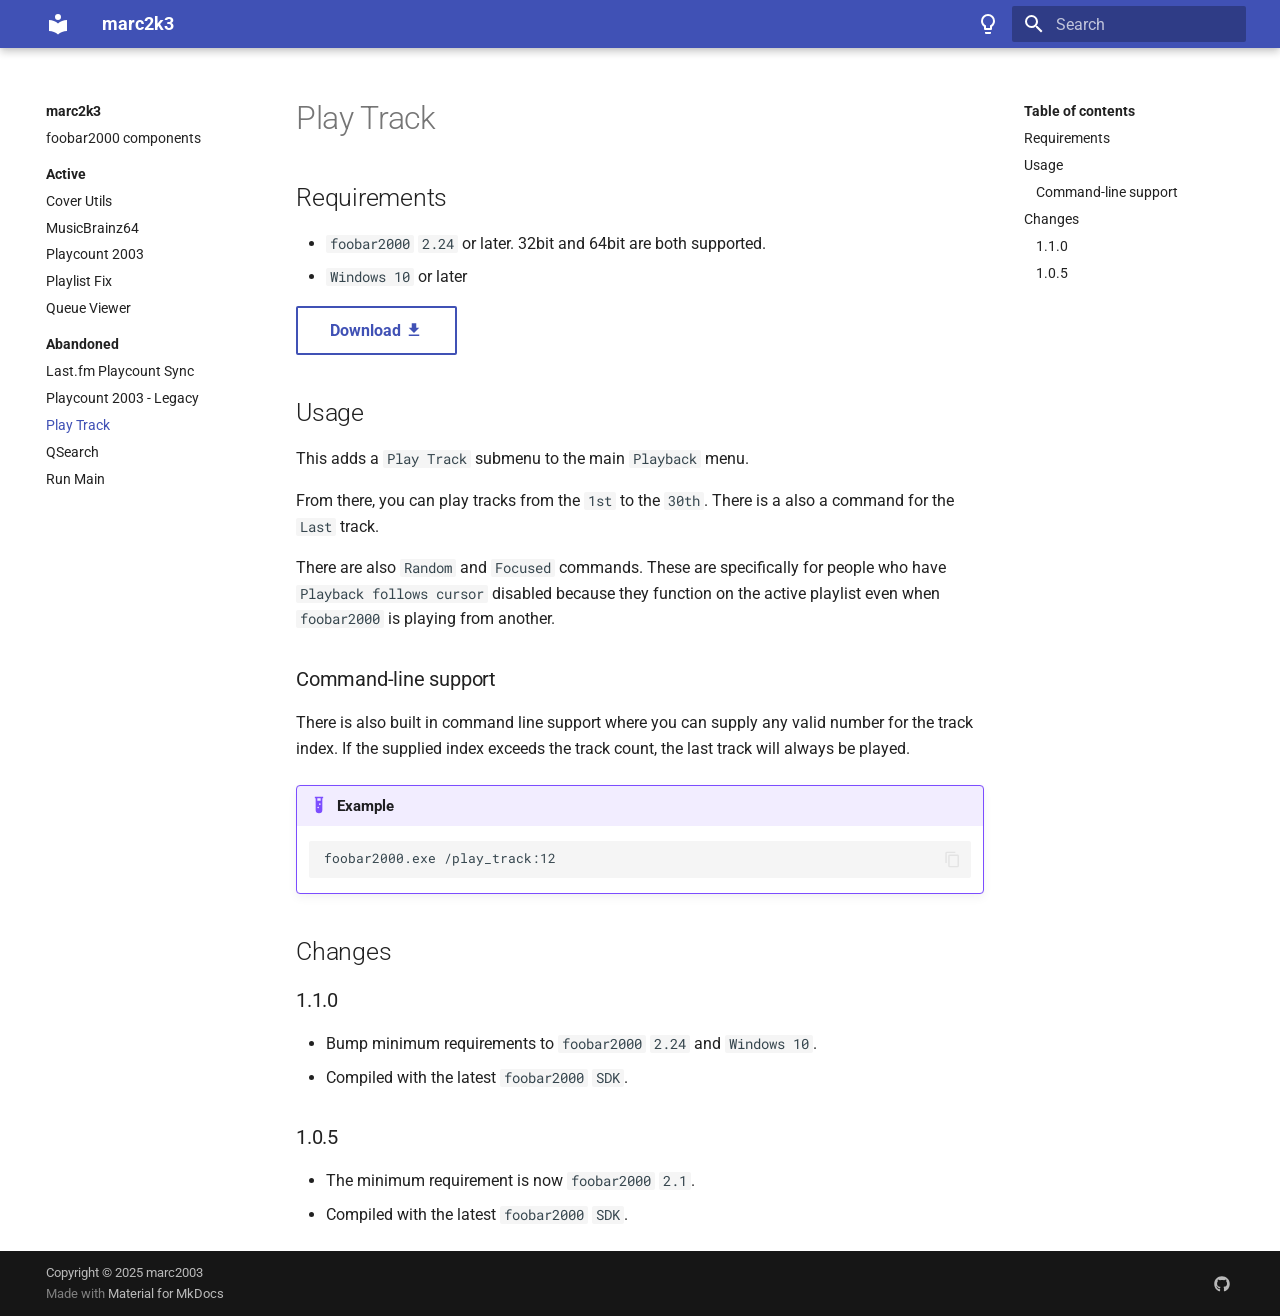
<file: component/play-track/index.html>
<!doctype html>
<html lang="en" class="no-js">
  <head>
    
      <meta charset="utf-8">
      <meta name="viewport" content="width=device-width,initial-scale=1">
      
      
      
      
        <link rel="prev" href="../playcount-2003-legacy/">
      
      
        <link rel="next" href="../qsearch/">
      
      
      <link rel="icon" href="../../assets/images/favicon.png">
      <meta name="generator" content="mkdocs-1.6.1, mkdocs-material-9.6.21">
    
    
      
        <title>Play Track - marc2k3</title>
      
    
    
      <link rel="stylesheet" href="../../assets/stylesheets/main.2a3383ac.min.css">
      
        
        <link rel="stylesheet" href="../../assets/stylesheets/palette.06af60db.min.css">
      
      


    
    
      
    
    
      
        
        
        <link rel="preconnect" href="https://fonts.gstatic.com" crossorigin>
        <link rel="stylesheet" href="https://fonts.googleapis.com/css?family=Roboto:300,300i,400,400i,700,700i%7CRoboto+Mono:400,400i,700,700i&display=fallback">
        <style>:root{--md-text-font:"Roboto";--md-code-font:"Roboto Mono"}</style>
      
    
    
      <link rel="stylesheet" href="../../stylesheets/extra.css">
    
    <script>__md_scope=new URL("../..",location),__md_hash=e=>[...e].reduce(((e,_)=>(e<<5)-e+_.charCodeAt(0)),0),__md_get=(e,_=localStorage,t=__md_scope)=>JSON.parse(_.getItem(t.pathname+"."+e)),__md_set=(e,_,t=localStorage,a=__md_scope)=>{try{t.setItem(a.pathname+"."+e,JSON.stringify(_))}catch(e){}}</script>
    
      

    
    
    
  </head>
  
  
    
    
      
    
    
    
    
    <body dir="ltr" data-md-color-scheme="default" data-md-color-primary="indigo" data-md-color-accent="indigo">
  
    
    <input class="md-toggle" data-md-toggle="drawer" type="checkbox" id="__drawer" autocomplete="off">
    <input class="md-toggle" data-md-toggle="search" type="checkbox" id="__search" autocomplete="off">
    <label class="md-overlay" for="__drawer"></label>
    <div data-md-component="skip">
      
        
        <a href="#play-track" class="md-skip">
          Skip to content
        </a>
      
    </div>
    <div data-md-component="announce">
      
    </div>
    
    
      

  

<header class="md-header md-header--shadow" data-md-component="header">
  <nav class="md-header__inner md-grid" aria-label="Header">
    <a href="../.." title="marc2k3" class="md-header__button md-logo" aria-label="marc2k3" data-md-component="logo">
      
  
  <svg xmlns="http://www.w3.org/2000/svg" viewBox="0 0 24 24"><path d="M12 8a3 3 0 0 0 3-3 3 3 0 0 0-3-3 3 3 0 0 0-3 3 3 3 0 0 0 3 3m0 3.54C9.64 9.35 6.5 8 3 8v11c3.5 0 6.64 1.35 9 3.54 2.36-2.19 5.5-3.54 9-3.54V8c-3.5 0-6.64 1.35-9 3.54"/></svg>

    </a>
    <label class="md-header__button md-icon" for="__drawer">
      
      <svg xmlns="http://www.w3.org/2000/svg" viewBox="0 0 24 24"><path d="M3 6h18v2H3zm0 5h18v2H3zm0 5h18v2H3z"/></svg>
    </label>
    <div class="md-header__title" data-md-component="header-title">
      <div class="md-header__ellipsis">
        <div class="md-header__topic">
          <span class="md-ellipsis">
            marc2k3
          </span>
        </div>
        <div class="md-header__topic" data-md-component="header-topic">
          <span class="md-ellipsis">
            
              Play Track
            
          </span>
        </div>
      </div>
    </div>
    
      
        <form class="md-header__option" data-md-component="palette">
  
    
    
    
    <input class="md-option" data-md-color-media="" data-md-color-scheme="default" data-md-color-primary="indigo" data-md-color-accent="indigo"  aria-label="Switch to dark mode"  type="radio" name="__palette" id="__palette_0">
    
      <label class="md-header__button md-icon" title="Switch to dark mode" for="__palette_1" hidden>
        <svg xmlns="http://www.w3.org/2000/svg" viewBox="0 0 24 24"><path d="M12 2a7 7 0 0 1 7 7c0 2.38-1.19 4.47-3 5.74V17a1 1 0 0 1-1 1H9a1 1 0 0 1-1-1v-2.26C6.19 13.47 5 11.38 5 9a7 7 0 0 1 7-7M9 21v-1h6v1a1 1 0 0 1-1 1h-4a1 1 0 0 1-1-1m3-17a5 5 0 0 0-5 5c0 2.05 1.23 3.81 3 4.58V16h4v-2.42c1.77-.77 3-2.53 3-4.58a5 5 0 0 0-5-5"/></svg>
      </label>
    
  
    
    
    
    <input class="md-option" data-md-color-media="" data-md-color-scheme="slate" data-md-color-primary="indigo" data-md-color-accent="indigo"  aria-label="Switch to light mode"  type="radio" name="__palette" id="__palette_1">
    
      <label class="md-header__button md-icon" title="Switch to light mode" for="__palette_0" hidden>
        <svg xmlns="http://www.w3.org/2000/svg" viewBox="0 0 24 24"><path d="M12 2a7 7 0 0 0-7 7c0 2.38 1.19 4.47 3 5.74V17a1 1 0 0 0 1 1h6a1 1 0 0 0 1-1v-2.26c1.81-1.27 3-3.36 3-5.74a7 7 0 0 0-7-7M9 21a1 1 0 0 0 1 1h4a1 1 0 0 0 1-1v-1H9z"/></svg>
      </label>
    
  
</form>
      
    
    
      <script>var palette=__md_get("__palette");if(palette&&palette.color){if("(prefers-color-scheme)"===palette.color.media){var media=matchMedia("(prefers-color-scheme: light)"),input=document.querySelector(media.matches?"[data-md-color-media='(prefers-color-scheme: light)']":"[data-md-color-media='(prefers-color-scheme: dark)']");palette.color.media=input.getAttribute("data-md-color-media"),palette.color.scheme=input.getAttribute("data-md-color-scheme"),palette.color.primary=input.getAttribute("data-md-color-primary"),palette.color.accent=input.getAttribute("data-md-color-accent")}for(var[key,value]of Object.entries(palette.color))document.body.setAttribute("data-md-color-"+key,value)}</script>
    
    
    
      
      
        <label class="md-header__button md-icon" for="__search">
          
          <svg xmlns="http://www.w3.org/2000/svg" viewBox="0 0 24 24"><path d="M9.5 3A6.5 6.5 0 0 1 16 9.5c0 1.61-.59 3.09-1.56 4.23l.27.27h.79l5 5-1.5 1.5-5-5v-.79l-.27-.27A6.52 6.52 0 0 1 9.5 16 6.5 6.5 0 0 1 3 9.5 6.5 6.5 0 0 1 9.5 3m0 2C7 5 5 7 5 9.5S7 14 9.5 14 14 12 14 9.5 12 5 9.5 5"/></svg>
        </label>
        <div class="md-search" data-md-component="search" role="dialog">
  <label class="md-search__overlay" for="__search"></label>
  <div class="md-search__inner" role="search">
    <form class="md-search__form" name="search">
      <input type="text" class="md-search__input" name="query" aria-label="Search" placeholder="Search" autocapitalize="off" autocorrect="off" autocomplete="off" spellcheck="false" data-md-component="search-query" required>
      <label class="md-search__icon md-icon" for="__search">
        
        <svg xmlns="http://www.w3.org/2000/svg" viewBox="0 0 24 24"><path d="M9.5 3A6.5 6.5 0 0 1 16 9.5c0 1.61-.59 3.09-1.56 4.23l.27.27h.79l5 5-1.5 1.5-5-5v-.79l-.27-.27A6.52 6.52 0 0 1 9.5 16 6.5 6.5 0 0 1 3 9.5 6.5 6.5 0 0 1 9.5 3m0 2C7 5 5 7 5 9.5S7 14 9.5 14 14 12 14 9.5 12 5 9.5 5"/></svg>
        
        <svg xmlns="http://www.w3.org/2000/svg" viewBox="0 0 24 24"><path d="M20 11v2H8l5.5 5.5-1.42 1.42L4.16 12l7.92-7.92L13.5 5.5 8 11z"/></svg>
      </label>
      <nav class="md-search__options" aria-label="Search">
        
        <button type="reset" class="md-search__icon md-icon" title="Clear" aria-label="Clear" tabindex="-1">
          
          <svg xmlns="http://www.w3.org/2000/svg" viewBox="0 0 24 24"><path d="M19 6.41 17.59 5 12 10.59 6.41 5 5 6.41 10.59 12 5 17.59 6.41 19 12 13.41 17.59 19 19 17.59 13.41 12z"/></svg>
        </button>
      </nav>
      
    </form>
    <div class="md-search__output">
      <div class="md-search__scrollwrap" tabindex="0" data-md-scrollfix>
        <div class="md-search-result" data-md-component="search-result">
          <div class="md-search-result__meta">
            Initializing search
          </div>
          <ol class="md-search-result__list" role="presentation"></ol>
        </div>
      </div>
    </div>
  </div>
</div>
      
    
    
  </nav>
  
</header>
    
    <div class="md-container" data-md-component="container">
      
      
        
          
        
      
      <main class="md-main" data-md-component="main">
        <div class="md-main__inner md-grid">
          
            
              
              <div class="md-sidebar md-sidebar--primary" data-md-component="sidebar" data-md-type="navigation" >
                <div class="md-sidebar__scrollwrap">
                  <div class="md-sidebar__inner">
                    



<nav class="md-nav md-nav--primary" aria-label="Navigation" data-md-level="0">
  <label class="md-nav__title" for="__drawer">
    <a href="../.." title="marc2k3" class="md-nav__button md-logo" aria-label="marc2k3" data-md-component="logo">
      
  
  <svg xmlns="http://www.w3.org/2000/svg" viewBox="0 0 24 24"><path d="M12 8a3 3 0 0 0 3-3 3 3 0 0 0-3-3 3 3 0 0 0-3 3 3 3 0 0 0 3 3m0 3.54C9.64 9.35 6.5 8 3 8v11c3.5 0 6.64 1.35 9 3.54 2.36-2.19 5.5-3.54 9-3.54V8c-3.5 0-6.64 1.35-9 3.54"/></svg>

    </a>
    marc2k3
  </label>
  
  <ul class="md-nav__list" data-md-scrollfix>
    
      
      
  
  
  
  
    <li class="md-nav__item">
      <a href="../.." class="md-nav__link">
        
  
  
  <span class="md-ellipsis">
    foobar2000 components
    
  </span>
  

      </a>
    </li>
  

    
      
      
  
  
  
  
    
    
    
    
      
        
        
      
    
    
    <li class="md-nav__item md-nav__item--section md-nav__item--nested">
      
        
        
        <input class="md-nav__toggle md-toggle " type="checkbox" id="__nav_2" >
        
          
          <label class="md-nav__link" for="__nav_2" id="__nav_2_label" tabindex="">
            
  
  
  <span class="md-ellipsis">
    Active
    
  </span>
  

            <span class="md-nav__icon md-icon"></span>
          </label>
        
        <nav class="md-nav" data-md-level="1" aria-labelledby="__nav_2_label" aria-expanded="false">
          <label class="md-nav__title" for="__nav_2">
            <span class="md-nav__icon md-icon"></span>
            Active
          </label>
          <ul class="md-nav__list" data-md-scrollfix>
            
              
                
  
  
  
  
    <li class="md-nav__item">
      <a href="../cover-utils/" class="md-nav__link">
        
  
  
  <span class="md-ellipsis">
    Cover Utils
    
  </span>
  

      </a>
    </li>
  

              
            
              
                
  
  
  
  
    <li class="md-nav__item">
      <a href="../musicbrainz64/" class="md-nav__link">
        
  
  
  <span class="md-ellipsis">
    MusicBrainz64
    
  </span>
  

      </a>
    </li>
  

              
            
              
                
  
  
  
  
    <li class="md-nav__item">
      <a href="../playcount-2003/" class="md-nav__link">
        
  
  
  <span class="md-ellipsis">
    Playcount 2003
    
  </span>
  

      </a>
    </li>
  

              
            
              
                
  
  
  
  
    <li class="md-nav__item">
      <a href="../playlist-fix/" class="md-nav__link">
        
  
  
  <span class="md-ellipsis">
    Playlist Fix
    
  </span>
  

      </a>
    </li>
  

              
            
              
                
  
  
  
  
    <li class="md-nav__item">
      <a href="../queue-viewer/" class="md-nav__link">
        
  
  
  <span class="md-ellipsis">
    Queue Viewer
    
  </span>
  

      </a>
    </li>
  

              
            
          </ul>
        </nav>
      
    </li>
  

    
      
      
  
  
    
  
  
  
    
    
    
    
      
        
        
      
    
    
    <li class="md-nav__item md-nav__item--active md-nav__item--section md-nav__item--nested">
      
        
        
        <input class="md-nav__toggle md-toggle " type="checkbox" id="__nav_3" checked>
        
          
          <label class="md-nav__link" for="__nav_3" id="__nav_3_label" tabindex="">
            
  
  
  <span class="md-ellipsis">
    Abandoned
    
  </span>
  

            <span class="md-nav__icon md-icon"></span>
          </label>
        
        <nav class="md-nav" data-md-level="1" aria-labelledby="__nav_3_label" aria-expanded="true">
          <label class="md-nav__title" for="__nav_3">
            <span class="md-nav__icon md-icon"></span>
            Abandoned
          </label>
          <ul class="md-nav__list" data-md-scrollfix>
            
              
                
  
  
  
  
    <li class="md-nav__item">
      <a href="../lastfm-playcount-sync/" class="md-nav__link">
        
  
  
  <span class="md-ellipsis">
    Last.fm Playcount Sync
    
  </span>
  

      </a>
    </li>
  

              
            
              
                
  
  
  
  
    <li class="md-nav__item">
      <a href="../playcount-2003-legacy/" class="md-nav__link">
        
  
  
  <span class="md-ellipsis">
    Playcount 2003 - Legacy
    
  </span>
  

      </a>
    </li>
  

              
            
              
                
  
  
    
  
  
  
    <li class="md-nav__item md-nav__item--active">
      
      <input class="md-nav__toggle md-toggle" type="checkbox" id="__toc">
      
      
        
      
      
        <label class="md-nav__link md-nav__link--active" for="__toc">
          
  
  
  <span class="md-ellipsis">
    Play Track
    
  </span>
  

          <span class="md-nav__icon md-icon"></span>
        </label>
      
      <a href="./" class="md-nav__link md-nav__link--active">
        
  
  
  <span class="md-ellipsis">
    Play Track
    
  </span>
  

      </a>
      
        

<nav class="md-nav md-nav--secondary" aria-label="Table of contents">
  
  
  
    
  
  
    <label class="md-nav__title" for="__toc">
      <span class="md-nav__icon md-icon"></span>
      Table of contents
    </label>
    <ul class="md-nav__list" data-md-component="toc" data-md-scrollfix>
      
        <li class="md-nav__item">
  <a href="#requirements" class="md-nav__link">
    <span class="md-ellipsis">
      Requirements
    </span>
  </a>
  
</li>
      
        <li class="md-nav__item">
  <a href="#usage" class="md-nav__link">
    <span class="md-ellipsis">
      Usage
    </span>
  </a>
  
    <nav class="md-nav" aria-label="Usage">
      <ul class="md-nav__list">
        
          <li class="md-nav__item">
  <a href="#command-line-support" class="md-nav__link">
    <span class="md-ellipsis">
      Command-line support
    </span>
  </a>
  
</li>
        
      </ul>
    </nav>
  
</li>
      
        <li class="md-nav__item">
  <a href="#changes" class="md-nav__link">
    <span class="md-ellipsis">
      Changes
    </span>
  </a>
  
    <nav class="md-nav" aria-label="Changes">
      <ul class="md-nav__list">
        
          <li class="md-nav__item">
  <a href="#110" class="md-nav__link">
    <span class="md-ellipsis">
      1.1.0
    </span>
  </a>
  
</li>
        
          <li class="md-nav__item">
  <a href="#105" class="md-nav__link">
    <span class="md-ellipsis">
      1.0.5
    </span>
  </a>
  
</li>
        
      </ul>
    </nav>
  
</li>
      
    </ul>
  
</nav>
      
    </li>
  

              
            
              
                
  
  
  
  
    <li class="md-nav__item">
      <a href="../qsearch/" class="md-nav__link">
        
  
  
  <span class="md-ellipsis">
    QSearch
    
  </span>
  

      </a>
    </li>
  

              
            
              
                
  
  
  
  
    <li class="md-nav__item">
      <a href="../run-main/" class="md-nav__link">
        
  
  
  <span class="md-ellipsis">
    Run Main
    
  </span>
  

      </a>
    </li>
  

              
            
          </ul>
        </nav>
      
    </li>
  

    
  </ul>
</nav>
                  </div>
                </div>
              </div>
            
            
              
              <div class="md-sidebar md-sidebar--secondary" data-md-component="sidebar" data-md-type="toc" >
                <div class="md-sidebar__scrollwrap">
                  <div class="md-sidebar__inner">
                    

<nav class="md-nav md-nav--secondary" aria-label="Table of contents">
  
  
  
    
  
  
    <label class="md-nav__title" for="__toc">
      <span class="md-nav__icon md-icon"></span>
      Table of contents
    </label>
    <ul class="md-nav__list" data-md-component="toc" data-md-scrollfix>
      
        <li class="md-nav__item">
  <a href="#requirements" class="md-nav__link">
    <span class="md-ellipsis">
      Requirements
    </span>
  </a>
  
</li>
      
        <li class="md-nav__item">
  <a href="#usage" class="md-nav__link">
    <span class="md-ellipsis">
      Usage
    </span>
  </a>
  
    <nav class="md-nav" aria-label="Usage">
      <ul class="md-nav__list">
        
          <li class="md-nav__item">
  <a href="#command-line-support" class="md-nav__link">
    <span class="md-ellipsis">
      Command-line support
    </span>
  </a>
  
</li>
        
      </ul>
    </nav>
  
</li>
      
        <li class="md-nav__item">
  <a href="#changes" class="md-nav__link">
    <span class="md-ellipsis">
      Changes
    </span>
  </a>
  
    <nav class="md-nav" aria-label="Changes">
      <ul class="md-nav__list">
        
          <li class="md-nav__item">
  <a href="#110" class="md-nav__link">
    <span class="md-ellipsis">
      1.1.0
    </span>
  </a>
  
</li>
        
          <li class="md-nav__item">
  <a href="#105" class="md-nav__link">
    <span class="md-ellipsis">
      1.0.5
    </span>
  </a>
  
</li>
        
      </ul>
    </nav>
  
</li>
      
    </ul>
  
</nav>
                  </div>
                </div>
              </div>
            
          
          
            <div class="md-content" data-md-component="content">
              <article class="md-content__inner md-typeset">
                
                  



<h1 id="play-track">Play Track<a class="headerlink" href="#play-track" title="Permanent link">#</a></h1>
<h2 id="requirements">Requirements<a class="headerlink" href="#requirements" title="Permanent link">#</a></h2>
<ul>
<li><code>foobar2000</code> <code>2.24</code> or later. 32bit and 64bit are both supported.</li>
<li><code>Windows 10</code> or later</li>
</ul>
<p><a class="md-button" href="../../files/foo_play_track-1.1.0.fb2k-component">Download <span class="twemoji"><svg xmlns="http://www.w3.org/2000/svg" viewBox="0 0 24 24"><path d="M5 20h14v-2H5m14-9h-4V3H9v6H5l7 7z"/></svg></span></a></p>
<h2 id="usage">Usage<a class="headerlink" href="#usage" title="Permanent link">#</a></h2>
<p>This adds a <code>Play Track</code> submenu to the main <code>Playback</code> menu.</p>
<p>From there, you can play tracks from the <code>1st</code> to the <code>30th</code>. There is a also
a command for the <code>Last</code> track.</p>
<p>There are also <code>Random</code> and <code>Focused</code> commands. These are specifically for
people who have <code>Playback follows cursor</code> disabled because they function on the
active playlist even when <code>foobar2000</code> is playing from another.</p>
<h3 id="command-line-support">Command-line support<a class="headerlink" href="#command-line-support" title="Permanent link">#</a></h3>
<p>There is also built in command line support where you can supply any valid number for
the track index. If the supplied index exceeds the track count, the last track will always be played.</p>
<div class="admonition example">
<p class="admonition-title">Example</p>
<div class="highlight"><pre><span></span><code>foobar2000.exe /play_track:12
</code></pre></div>
</div>
<h2 id="changes">Changes<a class="headerlink" href="#changes" title="Permanent link">#</a></h2>
<h3 id="110">1.1.0<a class="headerlink" href="#110" title="Permanent link">#</a></h3>
<ul>
<li>Bump minimum requirements to <code>foobar2000</code> <code>2.24</code> and <code>Windows 10</code>.</li>
<li>Compiled with the latest <code>foobar2000</code> <code>SDK</code>.</li>
</ul>
<h3 id="105">1.0.5<a class="headerlink" href="#105" title="Permanent link">#</a></h3>
<ul>
<li>The minimum requirement is now <code>foobar2000</code> <code>2.1</code>.</li>
<li>Compiled with the latest <code>foobar2000</code> <code>SDK</code>.</li>
</ul>












                
              </article>
            </div>
          
          
<script>var target=document.getElementById(location.hash.slice(1));target&&target.name&&(target.checked=target.name.startsWith("__tabbed_"))</script>
        </div>
        
      </main>
      
        <footer class="md-footer">
  
  <div class="md-footer-meta md-typeset">
    <div class="md-footer-meta__inner md-grid">
      <div class="md-copyright">
  
    <div class="md-copyright__highlight">
      Copyright &copy; 2025 marc2003
    </div>
  
  
    Made with
    <a href="https://squidfunk.github.io/mkdocs-material/" target="_blank" rel="noopener">
      Material for MkDocs
    </a>
  
</div>
      
        
<div class="md-social">
  
    
    
    
    
      
      
    
    <a href="https://github.com/marc2k3" target="_blank" rel="noopener" title="github.com" class="md-social__link">
      <svg xmlns="http://www.w3.org/2000/svg" viewBox="0 0 512 512"><!--! Font Awesome Free 7.0.1 by @fontawesome - https://fontawesome.com License - https://fontawesome.com/license/free (Icons: CC BY 4.0, Fonts: SIL OFL 1.1, Code: MIT License) Copyright 2025 Fonticons, Inc.--><path d="M173.9 397.4c0 2-2.3 3.6-5.2 3.6-3.3.3-5.6-1.3-5.6-3.6 0-2 2.3-3.6 5.2-3.6 3-.3 5.6 1.3 5.6 3.6m-31.1-4.5c-.7 2 1.3 4.3 4.3 4.9 2.6 1 5.6 0 6.2-2s-1.3-4.3-4.3-5.2c-2.6-.7-5.5.3-6.2 2.3m44.2-1.7c-2.9.7-4.9 2.6-4.6 4.9.3 2 2.9 3.3 5.9 2.6 2.9-.7 4.9-2.6 4.6-4.6-.3-1.9-3-3.2-5.9-2.9M252.8 8C114.1 8 8 113.3 8 252c0 110.9 69.8 205.8 169.5 239.2 12.8 2.3 17.3-5.6 17.3-12.1 0-6.2-.3-40.4-.3-61.4 0 0-70 15-84.7-29.8 0 0-11.4-29.1-27.8-36.6 0 0-22.9-15.7 1.6-15.4 0 0 24.9 2 38.6 25.8 21.9 38.6 58.6 27.5 72.9 20.9 2.3-16 8.8-27.1 16-33.7-55.9-6.2-112.3-14.3-112.3-110.5 0-27.5 7.6-41.3 23.6-58.9-2.6-6.5-11.1-33.3 2.6-67.9 20.9-6.5 69 27 69 27 20-5.6 41.5-8.5 62.8-8.5s42.8 2.9 62.8 8.5c0 0 48.1-33.6 69-27 13.7 34.7 5.2 61.4 2.6 67.9 16 17.7 25.8 31.5 25.8 58.9 0 96.5-58.9 104.2-114.8 110.5 9.2 7.9 17 22.9 17 46.4 0 33.7-.3 75.4-.3 83.6 0 6.5 4.6 14.4 17.3 12.1C436.2 457.8 504 362.9 504 252 504 113.3 391.5 8 252.8 8M105.2 352.9c-1.3 1-1 3.3.7 5.2 1.6 1.6 3.9 2.3 5.2 1 1.3-1 1-3.3-.7-5.2-1.6-1.6-3.9-2.3-5.2-1m-10.8-8.1c-.7 1.3.3 2.9 2.3 3.9 1.6 1 3.6.7 4.3-.7.7-1.3-.3-2.9-2.3-3.9-2-.6-3.6-.3-4.3.7m32.4 35.6c-1.6 1.3-1 4.3 1.3 6.2 2.3 2.3 5.2 2.6 6.5 1 1.3-1.3.7-4.3-1.3-6.2-2.2-2.3-5.2-2.6-6.5-1m-11.4-14.7c-1.6 1-1.6 3.6 0 5.9s4.3 3.3 5.6 2.3c1.6-1.3 1.6-3.9 0-6.2-1.4-2.3-4-3.3-5.6-2"/></svg>
    </a>
  
</div>
      
    </div>
  </div>
</footer>
      
    </div>
    <div class="md-dialog" data-md-component="dialog">
      <div class="md-dialog__inner md-typeset"></div>
    </div>
    
    
    
      
      <script id="__config" type="application/json">{"base": "../..", "features": ["content.code.copy", "navigation.sections"], "search": "../../assets/javascripts/workers/search.973d3a69.min.js", "tags": null, "translations": {"clipboard.copied": "Copied to clipboard", "clipboard.copy": "Copy to clipboard", "search.result.more.one": "1 more on this page", "search.result.more.other": "# more on this page", "search.result.none": "No matching documents", "search.result.one": "1 matching document", "search.result.other": "# matching documents", "search.result.placeholder": "Type to start searching", "search.result.term.missing": "Missing", "select.version": "Select version"}, "version": null}</script>
    
    
      <script src="../../assets/javascripts/bundle.f55a23d4.min.js"></script>
      
    
  </body>
</html>
</file>
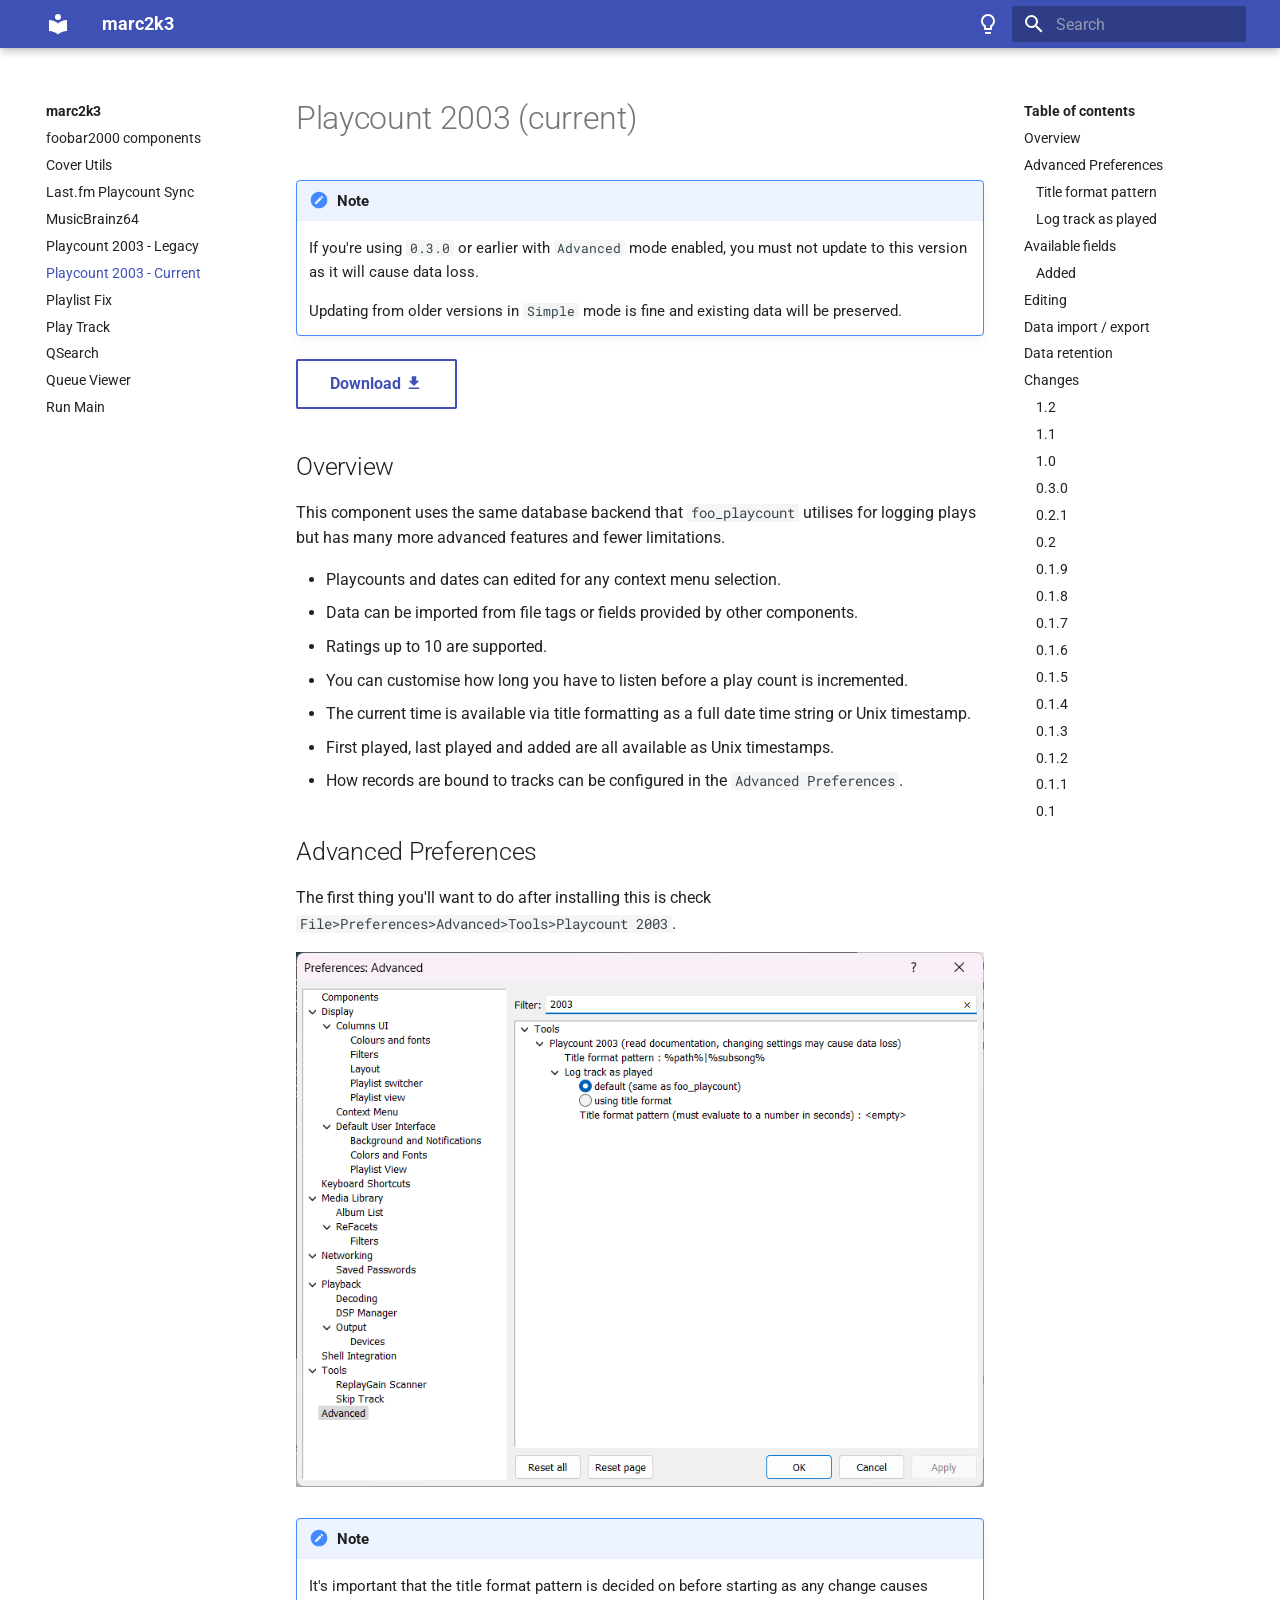
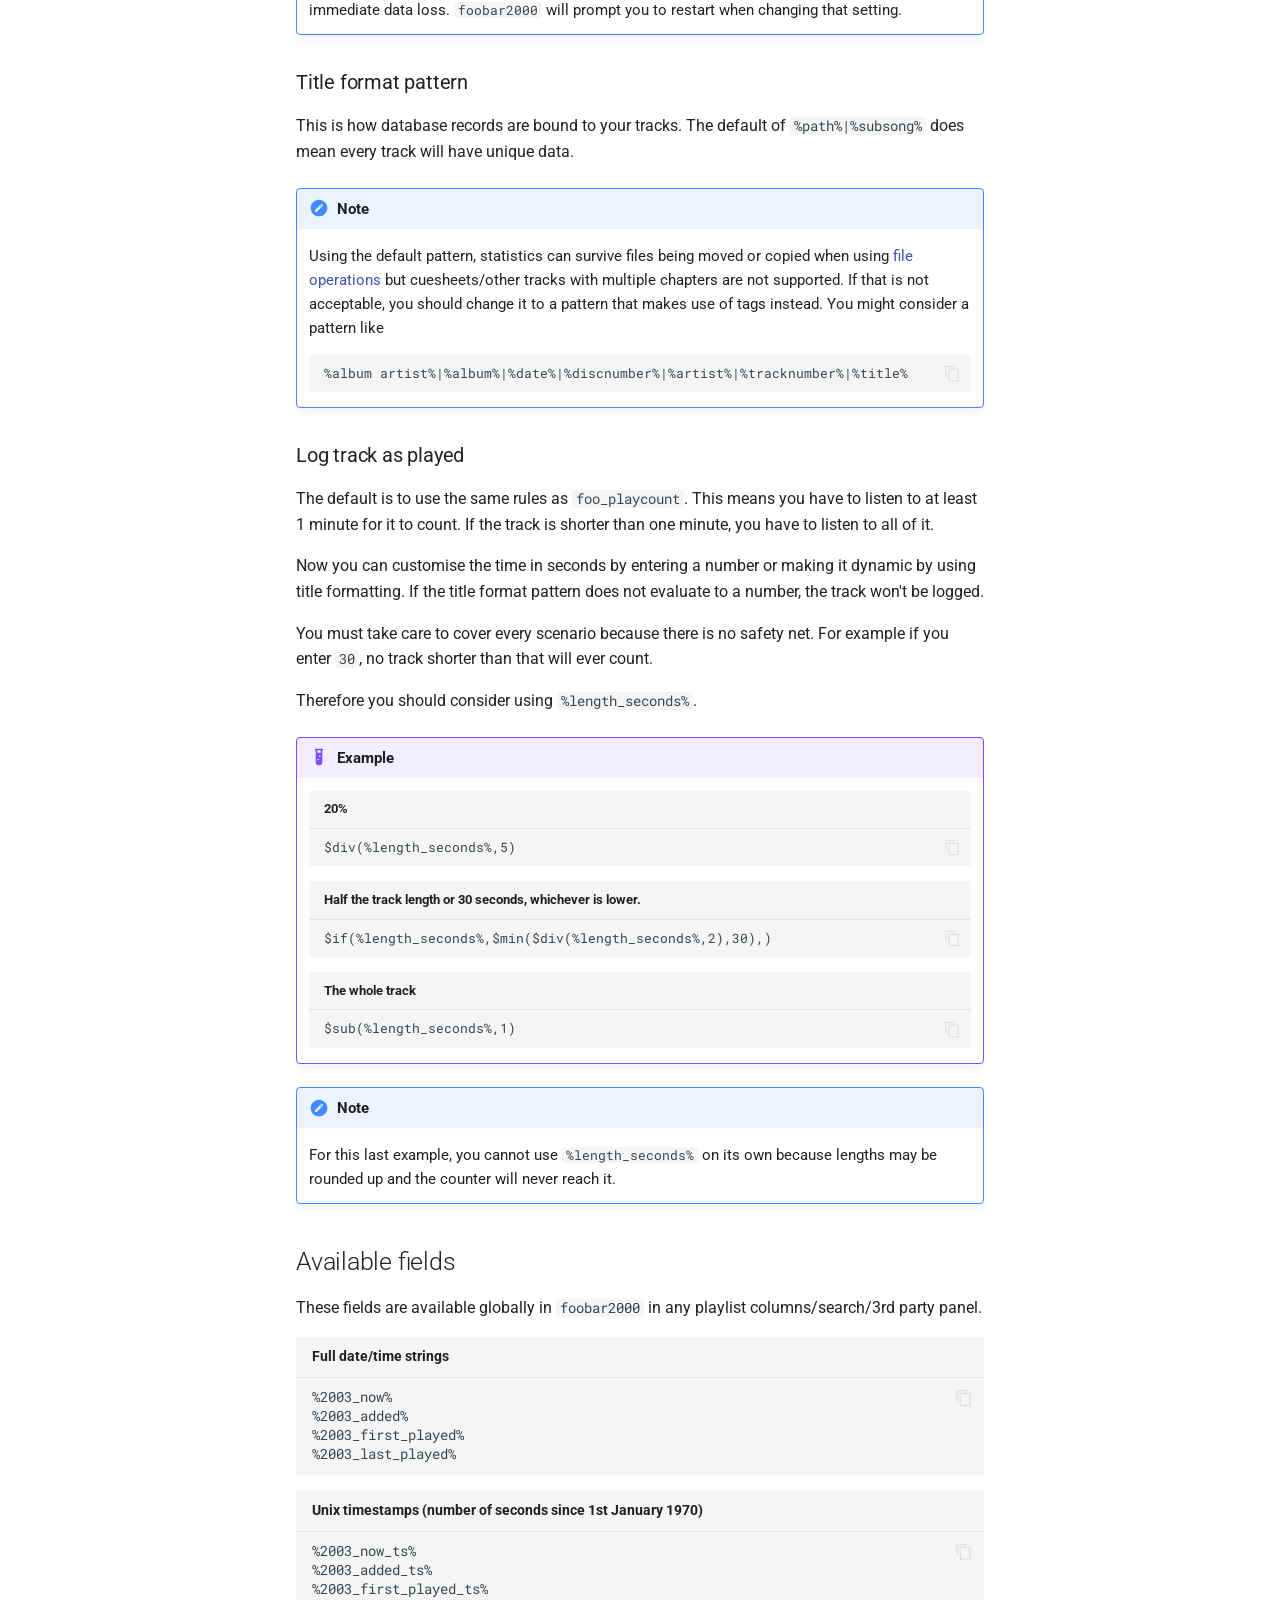
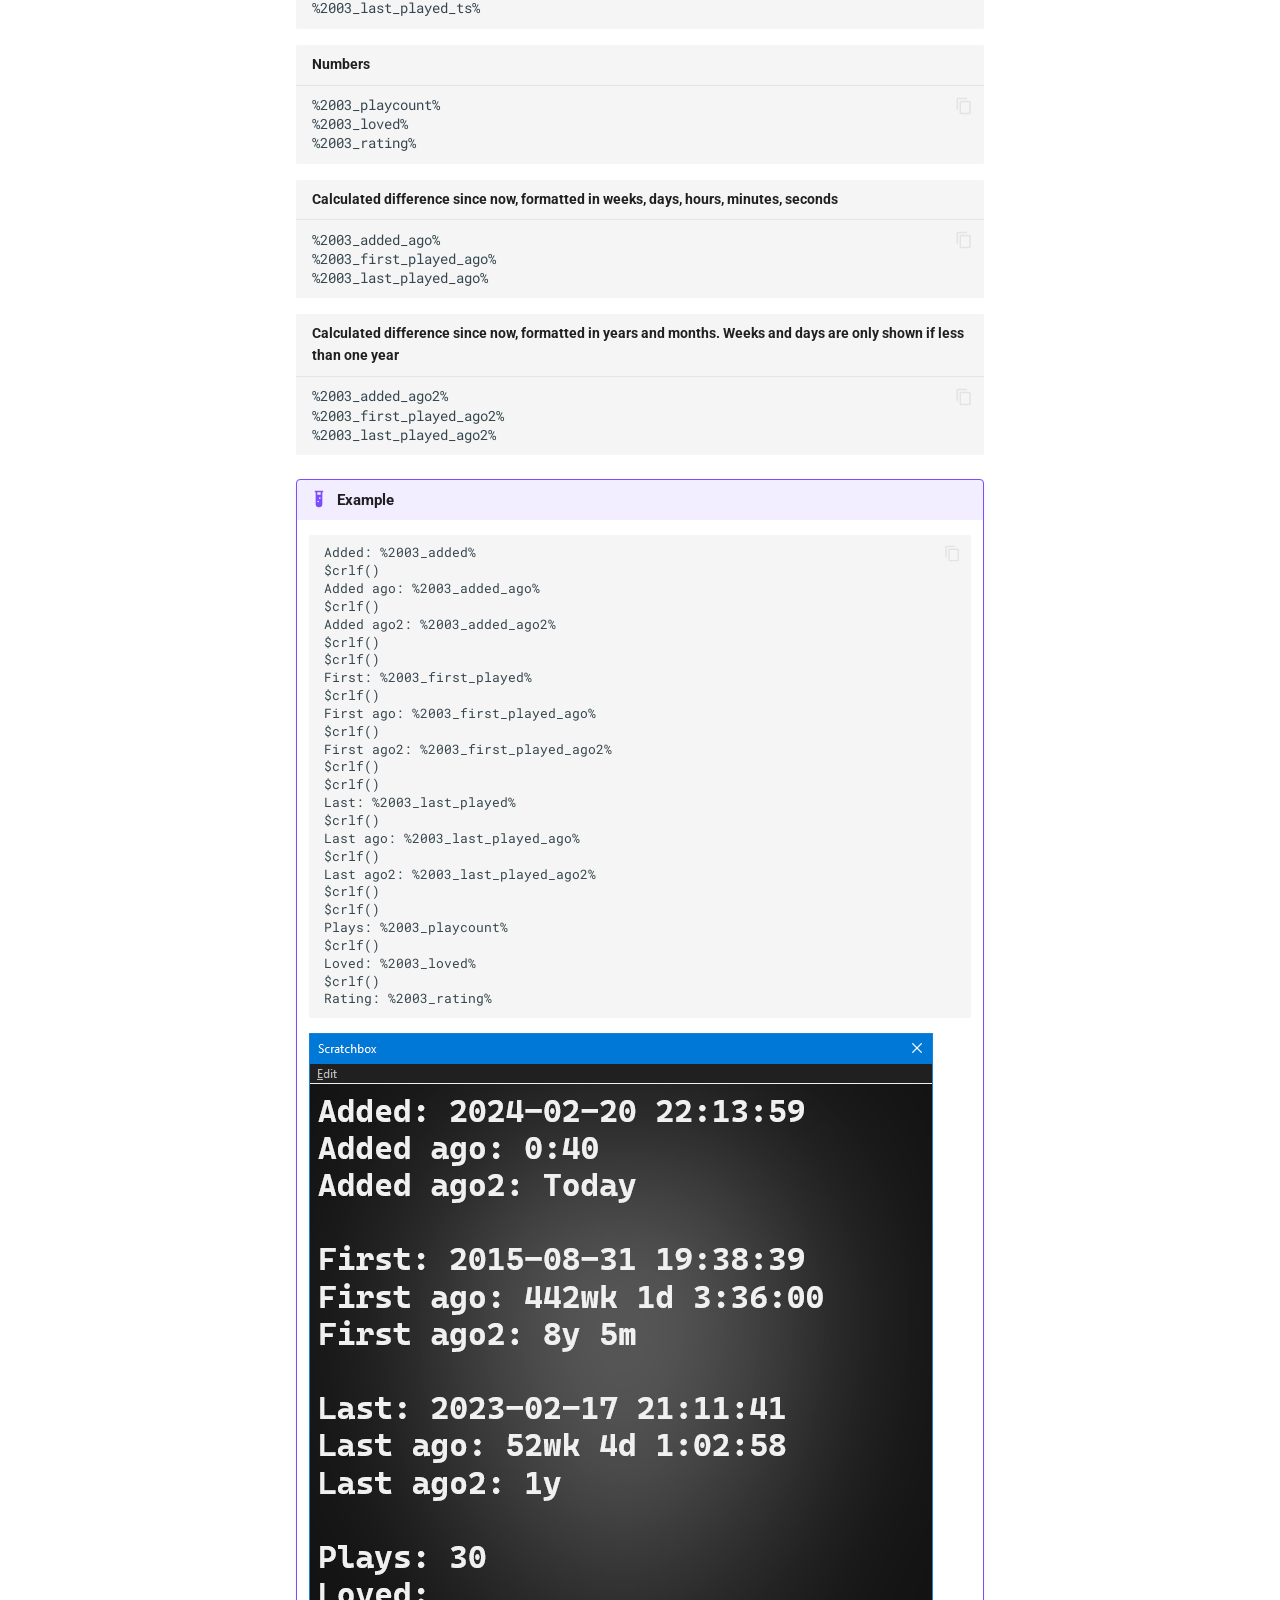
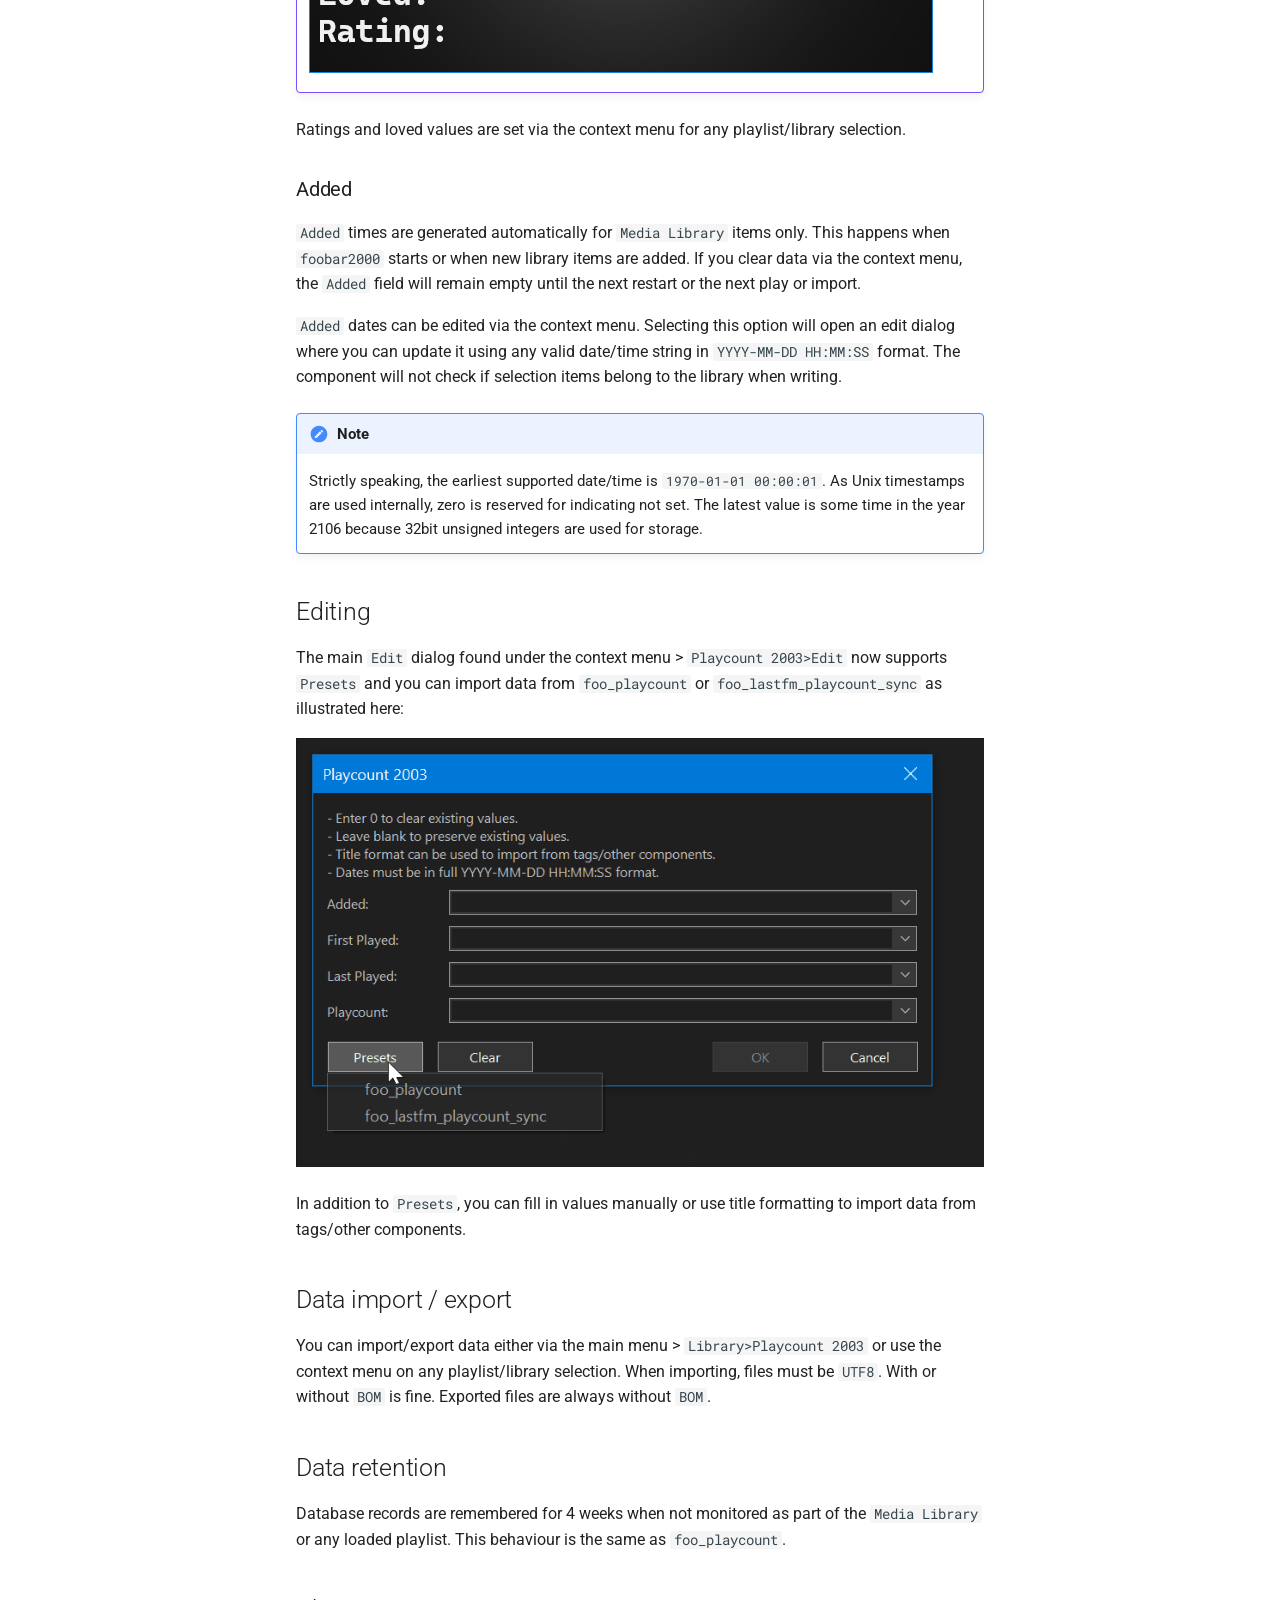
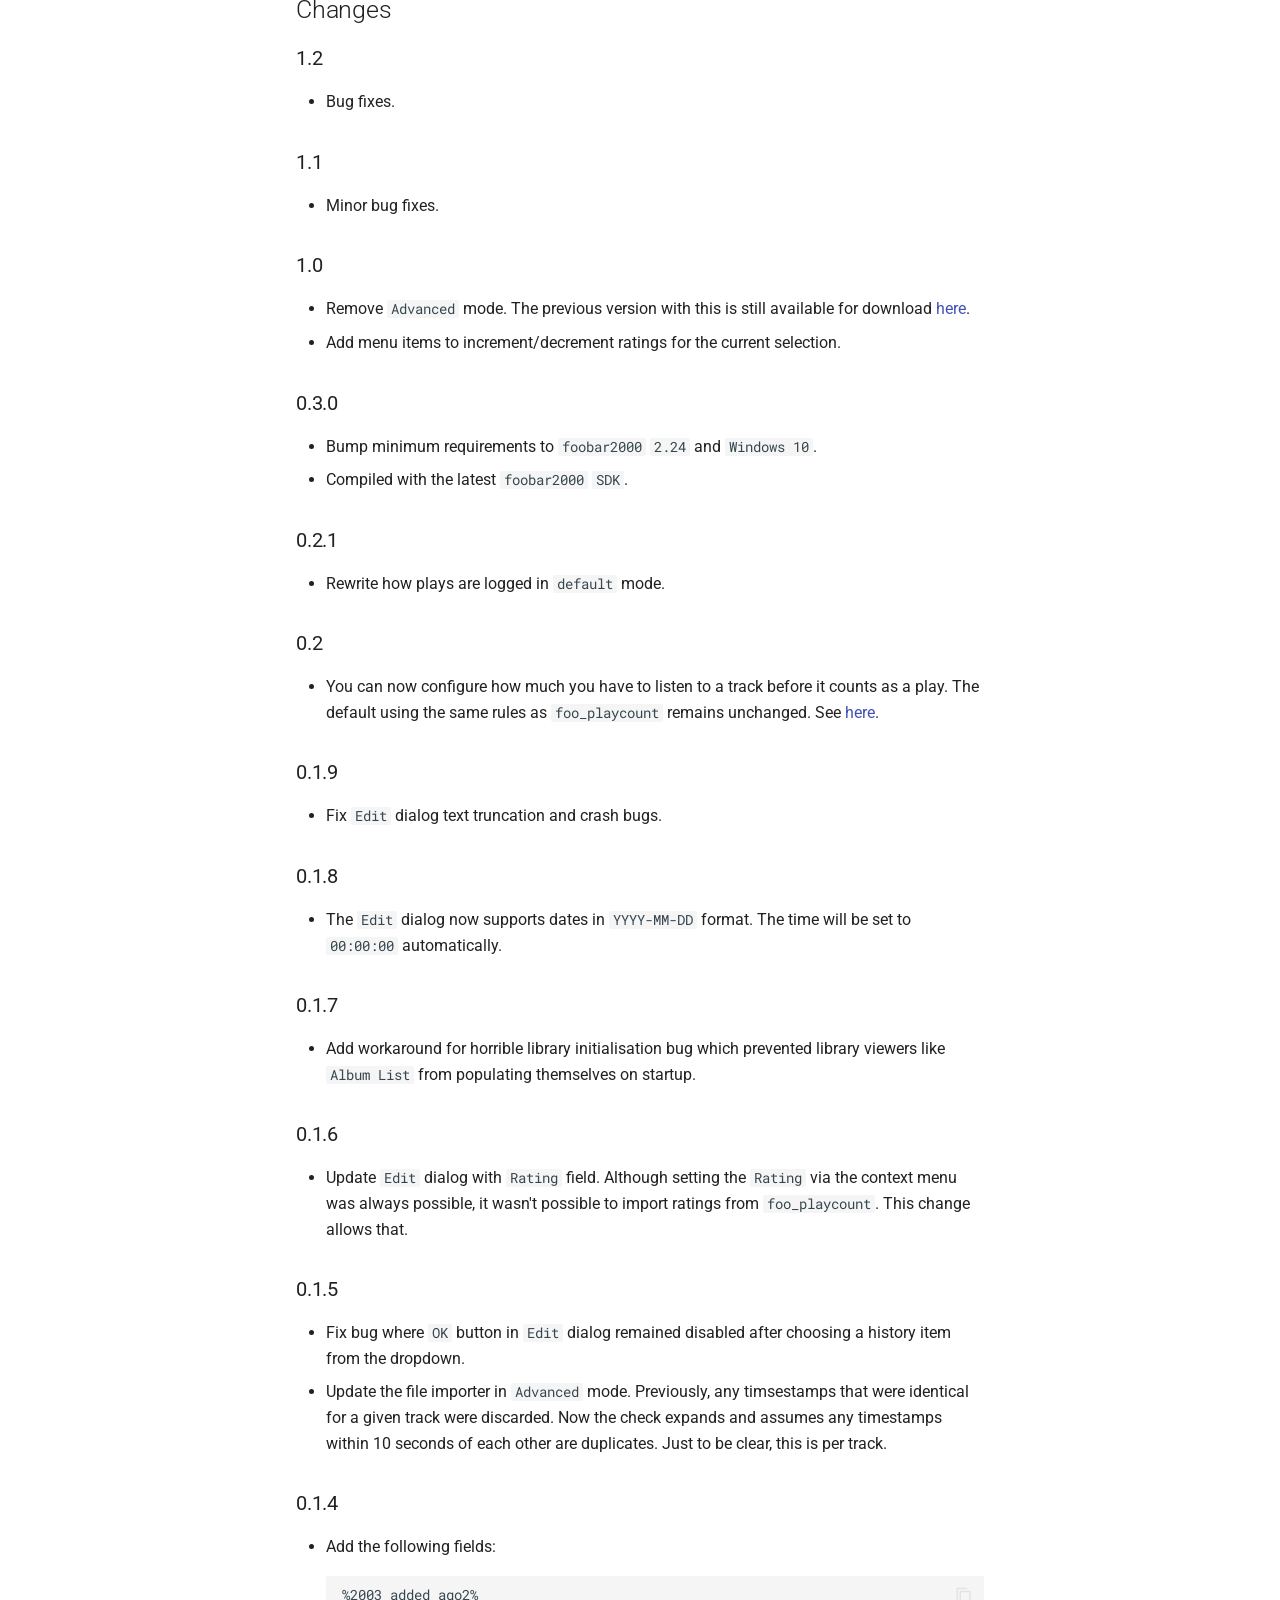
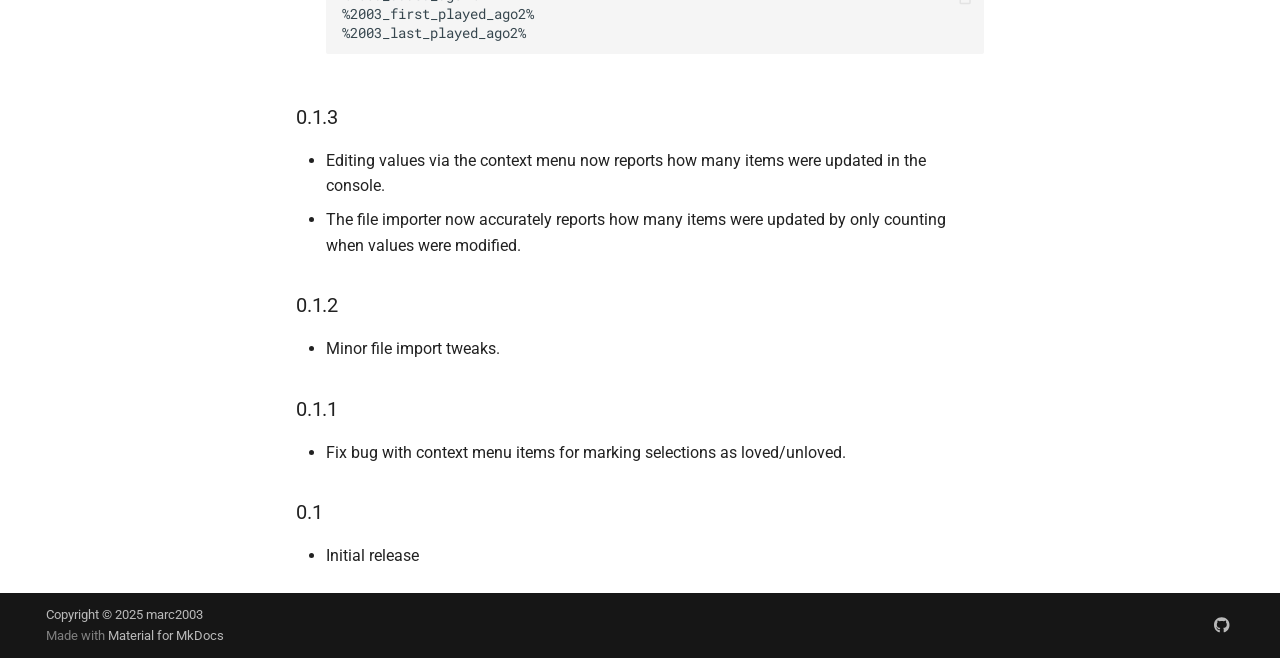
<file: component/playcount-2003-current/index.html>
<!doctype html>
<html lang="en" class="no-js">
  <head>
    
      <meta charset="utf-8">
      <meta name="viewport" content="width=device-width,initial-scale=1">
      
      
      
      
        <link rel="prev" href="../playcount-2003/">
      
      
        <link rel="next" href="../playlist-fix/">
      
      
      <link rel="icon" href="../../assets/images/favicon.png">
      <meta name="generator" content="mkdocs-1.6.1, mkdocs-material-9.6.15">
    
    
      
        <title>Playcount 2003 - Current - marc2k3</title>
      
    
    
      <link rel="stylesheet" href="../../assets/stylesheets/main.342714a4.min.css">
      
        
        <link rel="stylesheet" href="../../assets/stylesheets/palette.06af60db.min.css">
      
      


    
    
      
    
    
      
        
        
        <link rel="preconnect" href="https://fonts.gstatic.com" crossorigin>
        <link rel="stylesheet" href="https://fonts.googleapis.com/css?family=Roboto:300,300i,400,400i,700,700i%7CRoboto+Mono:400,400i,700,700i&display=fallback">
        <style>:root{--md-text-font:"Roboto";--md-code-font:"Roboto Mono"}</style>
      
    
    
      <link rel="stylesheet" href="../../stylesheets/extra.css">
    
    <script>__md_scope=new URL("../..",location),__md_hash=e=>[...e].reduce(((e,_)=>(e<<5)-e+_.charCodeAt(0)),0),__md_get=(e,_=localStorage,t=__md_scope)=>JSON.parse(_.getItem(t.pathname+"."+e)),__md_set=(e,_,t=localStorage,a=__md_scope)=>{try{t.setItem(a.pathname+"."+e,JSON.stringify(_))}catch(e){}}</script>
    
      

    
    
    
  </head>
  
  
    
    
      
    
    
    
    
    <body dir="ltr" data-md-color-scheme="default" data-md-color-primary="indigo" data-md-color-accent="indigo">
  
    
    <input class="md-toggle" data-md-toggle="drawer" type="checkbox" id="__drawer" autocomplete="off">
    <input class="md-toggle" data-md-toggle="search" type="checkbox" id="__search" autocomplete="off">
    <label class="md-overlay" for="__drawer"></label>
    <div data-md-component="skip">
      
        
        <a href="#playcount-2003-current" class="md-skip">
          Skip to content
        </a>
      
    </div>
    <div data-md-component="announce">
      
    </div>
    
    
      

  

<header class="md-header md-header--shadow" data-md-component="header">
  <nav class="md-header__inner md-grid" aria-label="Header">
    <a href="../.." title="marc2k3" class="md-header__button md-logo" aria-label="marc2k3" data-md-component="logo">
      
  
  <svg xmlns="http://www.w3.org/2000/svg" viewBox="0 0 24 24"><path d="M12 8a3 3 0 0 0 3-3 3 3 0 0 0-3-3 3 3 0 0 0-3 3 3 3 0 0 0 3 3m0 3.54C9.64 9.35 6.5 8 3 8v11c3.5 0 6.64 1.35 9 3.54 2.36-2.19 5.5-3.54 9-3.54V8c-3.5 0-6.64 1.35-9 3.54"/></svg>

    </a>
    <label class="md-header__button md-icon" for="__drawer">
      
      <svg xmlns="http://www.w3.org/2000/svg" viewBox="0 0 24 24"><path d="M3 6h18v2H3zm0 5h18v2H3zm0 5h18v2H3z"/></svg>
    </label>
    <div class="md-header__title" data-md-component="header-title">
      <div class="md-header__ellipsis">
        <div class="md-header__topic">
          <span class="md-ellipsis">
            marc2k3
          </span>
        </div>
        <div class="md-header__topic" data-md-component="header-topic">
          <span class="md-ellipsis">
            
              Playcount 2003 - Current
            
          </span>
        </div>
      </div>
    </div>
    
      
        <form class="md-header__option" data-md-component="palette">
  
    
    
    
    <input class="md-option" data-md-color-media="" data-md-color-scheme="default" data-md-color-primary="indigo" data-md-color-accent="indigo"  aria-label="Switch to dark mode"  type="radio" name="__palette" id="__palette_0">
    
      <label class="md-header__button md-icon" title="Switch to dark mode" for="__palette_1" hidden>
        <svg xmlns="http://www.w3.org/2000/svg" viewBox="0 0 24 24"><path d="M12 2a7 7 0 0 1 7 7c0 2.38-1.19 4.47-3 5.74V17a1 1 0 0 1-1 1H9a1 1 0 0 1-1-1v-2.26C6.19 13.47 5 11.38 5 9a7 7 0 0 1 7-7M9 21v-1h6v1a1 1 0 0 1-1 1h-4a1 1 0 0 1-1-1m3-17a5 5 0 0 0-5 5c0 2.05 1.23 3.81 3 4.58V16h4v-2.42c1.77-.77 3-2.53 3-4.58a5 5 0 0 0-5-5"/></svg>
      </label>
    
  
    
    
    
    <input class="md-option" data-md-color-media="" data-md-color-scheme="slate" data-md-color-primary="indigo" data-md-color-accent="indigo"  aria-label="Switch to light mode"  type="radio" name="__palette" id="__palette_1">
    
      <label class="md-header__button md-icon" title="Switch to light mode" for="__palette_0" hidden>
        <svg xmlns="http://www.w3.org/2000/svg" viewBox="0 0 24 24"><path d="M12 2a7 7 0 0 0-7 7c0 2.38 1.19 4.47 3 5.74V17a1 1 0 0 0 1 1h6a1 1 0 0 0 1-1v-2.26c1.81-1.27 3-3.36 3-5.74a7 7 0 0 0-7-7M9 21a1 1 0 0 0 1 1h4a1 1 0 0 0 1-1v-1H9z"/></svg>
      </label>
    
  
</form>
      
    
    
      <script>var palette=__md_get("__palette");if(palette&&palette.color){if("(prefers-color-scheme)"===palette.color.media){var media=matchMedia("(prefers-color-scheme: light)"),input=document.querySelector(media.matches?"[data-md-color-media='(prefers-color-scheme: light)']":"[data-md-color-media='(prefers-color-scheme: dark)']");palette.color.media=input.getAttribute("data-md-color-media"),palette.color.scheme=input.getAttribute("data-md-color-scheme"),palette.color.primary=input.getAttribute("data-md-color-primary"),palette.color.accent=input.getAttribute("data-md-color-accent")}for(var[key,value]of Object.entries(palette.color))document.body.setAttribute("data-md-color-"+key,value)}</script>
    
    
    
      
      
        <label class="md-header__button md-icon" for="__search">
          
          <svg xmlns="http://www.w3.org/2000/svg" viewBox="0 0 24 24"><path d="M9.5 3A6.5 6.5 0 0 1 16 9.5c0 1.61-.59 3.09-1.56 4.23l.27.27h.79l5 5-1.5 1.5-5-5v-.79l-.27-.27A6.52 6.52 0 0 1 9.5 16 6.5 6.5 0 0 1 3 9.5 6.5 6.5 0 0 1 9.5 3m0 2C7 5 5 7 5 9.5S7 14 9.5 14 14 12 14 9.5 12 5 9.5 5"/></svg>
        </label>
        <div class="md-search" data-md-component="search" role="dialog">
  <label class="md-search__overlay" for="__search"></label>
  <div class="md-search__inner" role="search">
    <form class="md-search__form" name="search">
      <input type="text" class="md-search__input" name="query" aria-label="Search" placeholder="Search" autocapitalize="off" autocorrect="off" autocomplete="off" spellcheck="false" data-md-component="search-query" required>
      <label class="md-search__icon md-icon" for="__search">
        
        <svg xmlns="http://www.w3.org/2000/svg" viewBox="0 0 24 24"><path d="M9.5 3A6.5 6.5 0 0 1 16 9.5c0 1.61-.59 3.09-1.56 4.23l.27.27h.79l5 5-1.5 1.5-5-5v-.79l-.27-.27A6.52 6.52 0 0 1 9.5 16 6.5 6.5 0 0 1 3 9.5 6.5 6.5 0 0 1 9.5 3m0 2C7 5 5 7 5 9.5S7 14 9.5 14 14 12 14 9.5 12 5 9.5 5"/></svg>
        
        <svg xmlns="http://www.w3.org/2000/svg" viewBox="0 0 24 24"><path d="M20 11v2H8l5.5 5.5-1.42 1.42L4.16 12l7.92-7.92L13.5 5.5 8 11z"/></svg>
      </label>
      <nav class="md-search__options" aria-label="Search">
        
        <button type="reset" class="md-search__icon md-icon" title="Clear" aria-label="Clear" tabindex="-1">
          
          <svg xmlns="http://www.w3.org/2000/svg" viewBox="0 0 24 24"><path d="M19 6.41 17.59 5 12 10.59 6.41 5 5 6.41 10.59 12 5 17.59 6.41 19 12 13.41 17.59 19 19 17.59 13.41 12z"/></svg>
        </button>
      </nav>
      
    </form>
    <div class="md-search__output">
      <div class="md-search__scrollwrap" tabindex="0" data-md-scrollfix>
        <div class="md-search-result" data-md-component="search-result">
          <div class="md-search-result__meta">
            Initializing search
          </div>
          <ol class="md-search-result__list" role="presentation"></ol>
        </div>
      </div>
    </div>
  </div>
</div>
      
    
    
  </nav>
  
</header>
    
    <div class="md-container" data-md-component="container">
      
      
        
          
        
      
      <main class="md-main" data-md-component="main">
        <div class="md-main__inner md-grid">
          
            
              
              <div class="md-sidebar md-sidebar--primary" data-md-component="sidebar" data-md-type="navigation" >
                <div class="md-sidebar__scrollwrap">
                  <div class="md-sidebar__inner">
                    



<nav class="md-nav md-nav--primary" aria-label="Navigation" data-md-level="0">
  <label class="md-nav__title" for="__drawer">
    <a href="../.." title="marc2k3" class="md-nav__button md-logo" aria-label="marc2k3" data-md-component="logo">
      
  
  <svg xmlns="http://www.w3.org/2000/svg" viewBox="0 0 24 24"><path d="M12 8a3 3 0 0 0 3-3 3 3 0 0 0-3-3 3 3 0 0 0-3 3 3 3 0 0 0 3 3m0 3.54C9.64 9.35 6.5 8 3 8v11c3.5 0 6.64 1.35 9 3.54 2.36-2.19 5.5-3.54 9-3.54V8c-3.5 0-6.64 1.35-9 3.54"/></svg>

    </a>
    marc2k3
  </label>
  
  <ul class="md-nav__list" data-md-scrollfix>
    
      
      
  
  
  
  
    <li class="md-nav__item">
      <a href="../.." class="md-nav__link">
        
  
  
  <span class="md-ellipsis">
    foobar2000 components
    
  </span>
  

      </a>
    </li>
  

    
      
      
  
  
  
  
    <li class="md-nav__item">
      <a href="../cover-utils/" class="md-nav__link">
        
  
  
  <span class="md-ellipsis">
    Cover Utils
    
  </span>
  

      </a>
    </li>
  

    
      
      
  
  
  
  
    <li class="md-nav__item">
      <a href="../lastfm-playcount-sync/" class="md-nav__link">
        
  
  
  <span class="md-ellipsis">
    Last.fm Playcount Sync
    
  </span>
  

      </a>
    </li>
  

    
      
      
  
  
  
  
    <li class="md-nav__item">
      <a href="../musicbrainz64/" class="md-nav__link">
        
  
  
  <span class="md-ellipsis">
    MusicBrainz64
    
  </span>
  

      </a>
    </li>
  

    
      
      
  
  
  
  
    <li class="md-nav__item">
      <a href="../playcount-2003/" class="md-nav__link">
        
  
  
  <span class="md-ellipsis">
    Playcount 2003 - Legacy
    
  </span>
  

      </a>
    </li>
  

    
      
      
  
  
    
  
  
  
    <li class="md-nav__item md-nav__item--active">
      
      <input class="md-nav__toggle md-toggle" type="checkbox" id="__toc">
      
      
        
      
      
        <label class="md-nav__link md-nav__link--active" for="__toc">
          
  
  
  <span class="md-ellipsis">
    Playcount 2003 - Current
    
  </span>
  

          <span class="md-nav__icon md-icon"></span>
        </label>
      
      <a href="./" class="md-nav__link md-nav__link--active">
        
  
  
  <span class="md-ellipsis">
    Playcount 2003 - Current
    
  </span>
  

      </a>
      
        

<nav class="md-nav md-nav--secondary" aria-label="Table of contents">
  
  
  
    
  
  
    <label class="md-nav__title" for="__toc">
      <span class="md-nav__icon md-icon"></span>
      Table of contents
    </label>
    <ul class="md-nav__list" data-md-component="toc" data-md-scrollfix>
      
        <li class="md-nav__item">
  <a href="#overview" class="md-nav__link">
    <span class="md-ellipsis">
      Overview
    </span>
  </a>
  
</li>
      
        <li class="md-nav__item">
  <a href="#advanced-preferences" class="md-nav__link">
    <span class="md-ellipsis">
      Advanced Preferences
    </span>
  </a>
  
    <nav class="md-nav" aria-label="Advanced Preferences">
      <ul class="md-nav__list">
        
          <li class="md-nav__item">
  <a href="#title-format-pattern" class="md-nav__link">
    <span class="md-ellipsis">
      Title format pattern
    </span>
  </a>
  
</li>
        
          <li class="md-nav__item">
  <a href="#log-track-as-played" class="md-nav__link">
    <span class="md-ellipsis">
      Log track as played
    </span>
  </a>
  
</li>
        
      </ul>
    </nav>
  
</li>
      
        <li class="md-nav__item">
  <a href="#available-fields" class="md-nav__link">
    <span class="md-ellipsis">
      Available fields
    </span>
  </a>
  
    <nav class="md-nav" aria-label="Available fields">
      <ul class="md-nav__list">
        
          <li class="md-nav__item">
  <a href="#added" class="md-nav__link">
    <span class="md-ellipsis">
      Added
    </span>
  </a>
  
</li>
        
      </ul>
    </nav>
  
</li>
      
        <li class="md-nav__item">
  <a href="#editing" class="md-nav__link">
    <span class="md-ellipsis">
      Editing
    </span>
  </a>
  
</li>
      
        <li class="md-nav__item">
  <a href="#data-import-export" class="md-nav__link">
    <span class="md-ellipsis">
      Data import / export
    </span>
  </a>
  
</li>
      
        <li class="md-nav__item">
  <a href="#data-retention" class="md-nav__link">
    <span class="md-ellipsis">
      Data retention
    </span>
  </a>
  
</li>
      
        <li class="md-nav__item">
  <a href="#changes" class="md-nav__link">
    <span class="md-ellipsis">
      Changes
    </span>
  </a>
  
    <nav class="md-nav" aria-label="Changes">
      <ul class="md-nav__list">
        
          <li class="md-nav__item">
  <a href="#12" class="md-nav__link">
    <span class="md-ellipsis">
      1.2
    </span>
  </a>
  
</li>
        
          <li class="md-nav__item">
  <a href="#11" class="md-nav__link">
    <span class="md-ellipsis">
      1.1
    </span>
  </a>
  
</li>
        
          <li class="md-nav__item">
  <a href="#10" class="md-nav__link">
    <span class="md-ellipsis">
      1.0
    </span>
  </a>
  
</li>
        
          <li class="md-nav__item">
  <a href="#030" class="md-nav__link">
    <span class="md-ellipsis">
      0.3.0
    </span>
  </a>
  
</li>
        
          <li class="md-nav__item">
  <a href="#021" class="md-nav__link">
    <span class="md-ellipsis">
      0.2.1
    </span>
  </a>
  
</li>
        
          <li class="md-nav__item">
  <a href="#02" class="md-nav__link">
    <span class="md-ellipsis">
      0.2
    </span>
  </a>
  
</li>
        
          <li class="md-nav__item">
  <a href="#019" class="md-nav__link">
    <span class="md-ellipsis">
      0.1.9
    </span>
  </a>
  
</li>
        
          <li class="md-nav__item">
  <a href="#018" class="md-nav__link">
    <span class="md-ellipsis">
      0.1.8
    </span>
  </a>
  
</li>
        
          <li class="md-nav__item">
  <a href="#017" class="md-nav__link">
    <span class="md-ellipsis">
      0.1.7
    </span>
  </a>
  
</li>
        
          <li class="md-nav__item">
  <a href="#016" class="md-nav__link">
    <span class="md-ellipsis">
      0.1.6
    </span>
  </a>
  
</li>
        
          <li class="md-nav__item">
  <a href="#015" class="md-nav__link">
    <span class="md-ellipsis">
      0.1.5
    </span>
  </a>
  
</li>
        
          <li class="md-nav__item">
  <a href="#014" class="md-nav__link">
    <span class="md-ellipsis">
      0.1.4
    </span>
  </a>
  
</li>
        
          <li class="md-nav__item">
  <a href="#013" class="md-nav__link">
    <span class="md-ellipsis">
      0.1.3
    </span>
  </a>
  
</li>
        
          <li class="md-nav__item">
  <a href="#012" class="md-nav__link">
    <span class="md-ellipsis">
      0.1.2
    </span>
  </a>
  
</li>
        
          <li class="md-nav__item">
  <a href="#011" class="md-nav__link">
    <span class="md-ellipsis">
      0.1.1
    </span>
  </a>
  
</li>
        
          <li class="md-nav__item">
  <a href="#01" class="md-nav__link">
    <span class="md-ellipsis">
      0.1
    </span>
  </a>
  
</li>
        
      </ul>
    </nav>
  
</li>
      
    </ul>
  
</nav>
      
    </li>
  

    
      
      
  
  
  
  
    <li class="md-nav__item">
      <a href="../playlist-fix/" class="md-nav__link">
        
  
  
  <span class="md-ellipsis">
    Playlist Fix
    
  </span>
  

      </a>
    </li>
  

    
      
      
  
  
  
  
    <li class="md-nav__item">
      <a href="../play-track/" class="md-nav__link">
        
  
  
  <span class="md-ellipsis">
    Play Track
    
  </span>
  

      </a>
    </li>
  

    
      
      
  
  
  
  
    <li class="md-nav__item">
      <a href="../qsearch/" class="md-nav__link">
        
  
  
  <span class="md-ellipsis">
    QSearch
    
  </span>
  

      </a>
    </li>
  

    
      
      
  
  
  
  
    <li class="md-nav__item">
      <a href="../queue-viewer/" class="md-nav__link">
        
  
  
  <span class="md-ellipsis">
    Queue Viewer
    
  </span>
  

      </a>
    </li>
  

    
      
      
  
  
  
  
    <li class="md-nav__item">
      <a href="../run-main/" class="md-nav__link">
        
  
  
  <span class="md-ellipsis">
    Run Main
    
  </span>
  

      </a>
    </li>
  

    
  </ul>
</nav>
                  </div>
                </div>
              </div>
            
            
              
              <div class="md-sidebar md-sidebar--secondary" data-md-component="sidebar" data-md-type="toc" >
                <div class="md-sidebar__scrollwrap">
                  <div class="md-sidebar__inner">
                    

<nav class="md-nav md-nav--secondary" aria-label="Table of contents">
  
  
  
    
  
  
    <label class="md-nav__title" for="__toc">
      <span class="md-nav__icon md-icon"></span>
      Table of contents
    </label>
    <ul class="md-nav__list" data-md-component="toc" data-md-scrollfix>
      
        <li class="md-nav__item">
  <a href="#overview" class="md-nav__link">
    <span class="md-ellipsis">
      Overview
    </span>
  </a>
  
</li>
      
        <li class="md-nav__item">
  <a href="#advanced-preferences" class="md-nav__link">
    <span class="md-ellipsis">
      Advanced Preferences
    </span>
  </a>
  
    <nav class="md-nav" aria-label="Advanced Preferences">
      <ul class="md-nav__list">
        
          <li class="md-nav__item">
  <a href="#title-format-pattern" class="md-nav__link">
    <span class="md-ellipsis">
      Title format pattern
    </span>
  </a>
  
</li>
        
          <li class="md-nav__item">
  <a href="#log-track-as-played" class="md-nav__link">
    <span class="md-ellipsis">
      Log track as played
    </span>
  </a>
  
</li>
        
      </ul>
    </nav>
  
</li>
      
        <li class="md-nav__item">
  <a href="#available-fields" class="md-nav__link">
    <span class="md-ellipsis">
      Available fields
    </span>
  </a>
  
    <nav class="md-nav" aria-label="Available fields">
      <ul class="md-nav__list">
        
          <li class="md-nav__item">
  <a href="#added" class="md-nav__link">
    <span class="md-ellipsis">
      Added
    </span>
  </a>
  
</li>
        
      </ul>
    </nav>
  
</li>
      
        <li class="md-nav__item">
  <a href="#editing" class="md-nav__link">
    <span class="md-ellipsis">
      Editing
    </span>
  </a>
  
</li>
      
        <li class="md-nav__item">
  <a href="#data-import-export" class="md-nav__link">
    <span class="md-ellipsis">
      Data import / export
    </span>
  </a>
  
</li>
      
        <li class="md-nav__item">
  <a href="#data-retention" class="md-nav__link">
    <span class="md-ellipsis">
      Data retention
    </span>
  </a>
  
</li>
      
        <li class="md-nav__item">
  <a href="#changes" class="md-nav__link">
    <span class="md-ellipsis">
      Changes
    </span>
  </a>
  
    <nav class="md-nav" aria-label="Changes">
      <ul class="md-nav__list">
        
          <li class="md-nav__item">
  <a href="#12" class="md-nav__link">
    <span class="md-ellipsis">
      1.2
    </span>
  </a>
  
</li>
        
          <li class="md-nav__item">
  <a href="#11" class="md-nav__link">
    <span class="md-ellipsis">
      1.1
    </span>
  </a>
  
</li>
        
          <li class="md-nav__item">
  <a href="#10" class="md-nav__link">
    <span class="md-ellipsis">
      1.0
    </span>
  </a>
  
</li>
        
          <li class="md-nav__item">
  <a href="#030" class="md-nav__link">
    <span class="md-ellipsis">
      0.3.0
    </span>
  </a>
  
</li>
        
          <li class="md-nav__item">
  <a href="#021" class="md-nav__link">
    <span class="md-ellipsis">
      0.2.1
    </span>
  </a>
  
</li>
        
          <li class="md-nav__item">
  <a href="#02" class="md-nav__link">
    <span class="md-ellipsis">
      0.2
    </span>
  </a>
  
</li>
        
          <li class="md-nav__item">
  <a href="#019" class="md-nav__link">
    <span class="md-ellipsis">
      0.1.9
    </span>
  </a>
  
</li>
        
          <li class="md-nav__item">
  <a href="#018" class="md-nav__link">
    <span class="md-ellipsis">
      0.1.8
    </span>
  </a>
  
</li>
        
          <li class="md-nav__item">
  <a href="#017" class="md-nav__link">
    <span class="md-ellipsis">
      0.1.7
    </span>
  </a>
  
</li>
        
          <li class="md-nav__item">
  <a href="#016" class="md-nav__link">
    <span class="md-ellipsis">
      0.1.6
    </span>
  </a>
  
</li>
        
          <li class="md-nav__item">
  <a href="#015" class="md-nav__link">
    <span class="md-ellipsis">
      0.1.5
    </span>
  </a>
  
</li>
        
          <li class="md-nav__item">
  <a href="#014" class="md-nav__link">
    <span class="md-ellipsis">
      0.1.4
    </span>
  </a>
  
</li>
        
          <li class="md-nav__item">
  <a href="#013" class="md-nav__link">
    <span class="md-ellipsis">
      0.1.3
    </span>
  </a>
  
</li>
        
          <li class="md-nav__item">
  <a href="#012" class="md-nav__link">
    <span class="md-ellipsis">
      0.1.2
    </span>
  </a>
  
</li>
        
          <li class="md-nav__item">
  <a href="#011" class="md-nav__link">
    <span class="md-ellipsis">
      0.1.1
    </span>
  </a>
  
</li>
        
          <li class="md-nav__item">
  <a href="#01" class="md-nav__link">
    <span class="md-ellipsis">
      0.1
    </span>
  </a>
  
</li>
        
      </ul>
    </nav>
  
</li>
      
    </ul>
  
</nav>
                  </div>
                </div>
              </div>
            
          
          
            <div class="md-content" data-md-component="content">
              <article class="md-content__inner md-typeset">
                
                  



<h1 id="playcount-2003-current">Playcount 2003 (current)<a class="headerlink" href="#playcount-2003-current" title="Permanent link">#</a></h1>
<div class="admonition note">
<p class="admonition-title">Note</p>
<p>If you're using <code>0.3.0</code> or earlier with <code>Advanced</code> mode enabled, you must not update to
this version as it will cause data loss.</p>
<p>Updating from older versions in <code>Simple</code> mode is fine and existing data will be preserved.</p>
</div>
<p><a class="md-button" href="../../files/foo_playcount_2003-1.2.fb2k-component">Download <span class="twemoji"><svg xmlns="http://www.w3.org/2000/svg" viewBox="0 0 24 24"><path d="M5 20h14v-2H5m14-9h-4V3H9v6H5l7 7z"/></svg></span></a></p>
<h2 id="overview">Overview<a class="headerlink" href="#overview" title="Permanent link">#</a></h2>
<p>This component uses the same database backend that <code>foo_playcount</code> utilises
for logging plays but has many more advanced features and fewer limitations.</p>
<ul>
<li>Playcounts and dates can edited for any context menu selection.</li>
<li>Data can be imported from file tags or fields provided by other components.</li>
<li>Ratings up to 10 are supported.</li>
<li>You can customise how long you have to listen before a play count is incremented.</li>
<li>The current time is available via title formatting as a full date time string or Unix timestamp.</li>
<li>First played, last played and added are all available as Unix timestamps.</li>
<li>How records are bound to tracks can be configured in the <code>Advanced Preferences</code>.</li>
</ul>
<h2 id="advanced-preferences">Advanced Preferences<a class="headerlink" href="#advanced-preferences" title="Permanent link">#</a></h2>
<p>The first thing you'll want to do after installing this is check <code>File&gt;Preferences&gt;Advanced&gt;Tools&gt;Playcount 2003</code>.</p>
<p><img alt="playcount preferences" src="../../images/playcount-2003-preferences-current.png" /></p>
<div class="admonition note">
<p class="admonition-title">Note</p>
<p>It's important that the title format pattern is decided on before starting as any change causes immediate data loss.
<code>foobar2000</code> will prompt you to restart when changing that setting.</p>
</div>
<h3 id="title-format-pattern">Title format pattern<a class="headerlink" href="#title-format-pattern" title="Permanent link">#</a></h3>
<p>This is how database records are bound to your tracks. The default of <code>%path%|%subsong%</code> does
mean every track will have unique data.</p>
<div class="admonition note">
<p class="admonition-title">Note</p>
<p>Using the default pattern, statistics can survive files being moved or copied when using <a href="https://wiki.hydrogenaud.io/index.php?title=Foobar2000:File_Operations_(foo_fileops)">file operations</a> but
cuesheets/other tracks with multiple chapters are not supported. If that is not acceptable,
you should change it to a pattern that makes use of tags instead. You might consider a pattern like</p>
<div class="highlight"><pre><span></span><code>%album artist%|%album%|%date%|%discnumber%|%artist%|%tracknumber%|%title%
</code></pre></div>
</div>
<h3 id="log-track-as-played">Log track as played<a class="headerlink" href="#log-track-as-played" title="Permanent link">#</a></h3>
<p>The default is to use the same rules as <code>foo_playcount</code>. This means you have to listen to at least 1 minute for it to count. If the track is shorter than one minute, you have to listen to all of it.</p>
<p>Now you can customise the time in seconds by entering a number or making it dynamic by using title formatting. If the title format pattern does not evaluate to a number, the track won't be logged.</p>
<p>You must take care to cover every scenario because there is no safety net. For example if you enter <code>30</code>, no track shorter than that will ever count.</p>
<p>Therefore you should consider using <code>%length_seconds%</code>.</p>
<div class="admonition example">
<p class="admonition-title">Example</p>
<div class="highlight"><span class="filename">20%</span><pre><span></span><code>$div(%length_seconds%,5)
</code></pre></div>
<div class="highlight"><span class="filename">Half the track length or 30 seconds, whichever is lower.</span><pre><span></span><code>$if(%length_seconds%,$min($div(%length_seconds%,2),30),)
</code></pre></div>
<div class="highlight"><span class="filename">The whole track</span><pre><span></span><code>$sub(%length_seconds%,1)
</code></pre></div>
</div>
<div class="admonition note">
<p class="admonition-title">Note</p>
<p>For this last example, you cannot use <code>%length_seconds%</code> on its own because lengths may be rounded up
and the counter will never reach it.</p>
</div>
<h2 id="available-fields">Available fields<a class="headerlink" href="#available-fields" title="Permanent link">#</a></h2>
<p>These fields are available globally in <code>foobar2000</code> in any playlist columns/search/3rd party panel.</p>
<div class="highlight"><span class="filename">Full date/time strings</span><pre><span></span><code>%2003_now%
%2003_added%
%2003_first_played%
%2003_last_played%
</code></pre></div>
<div class="highlight"><span class="filename">Unix timestamps (number of seconds since 1st January 1970)</span><pre><span></span><code>%2003_now_ts%
%2003_added_ts%
%2003_first_played_ts%
%2003_last_played_ts%
</code></pre></div>
<div class="highlight"><span class="filename">Numbers</span><pre><span></span><code>%2003_playcount%
%2003_loved%
%2003_rating%
</code></pre></div>
<div class="highlight"><span class="filename">Calculated difference since now, formatted in weeks, days, hours, minutes, seconds</span><pre><span></span><code>%2003_added_ago%
%2003_first_played_ago%
%2003_last_played_ago%
</code></pre></div>
<div class="highlight"><span class="filename">Calculated difference since now, formatted in years and months. Weeks and days are only shown if less than one year</span><pre><span></span><code>%2003_added_ago2%
%2003_first_played_ago2%
%2003_last_played_ago2%
</code></pre></div>
<div class="admonition example">
<p class="admonition-title">Example</p>
<div class="highlight"><pre><span></span><code>Added: %2003_added%
$crlf()
Added ago: %2003_added_ago%
$crlf()
Added ago2: %2003_added_ago2%
$crlf()
$crlf()
First: %2003_first_played%
$crlf()
First ago: %2003_first_played_ago%
$crlf()
First ago2: %2003_first_played_ago2% 
$crlf()
$crlf()
Last: %2003_last_played%
$crlf()
Last ago: %2003_last_played_ago%
$crlf()
Last ago2: %2003_last_played_ago2%
$crlf()
$crlf()
Plays: %2003_playcount%
$crlf()
Loved: %2003_loved%
$crlf()
Rating: %2003_rating%
</code></pre></div>
<p><img alt="text display" src="../../images/playcount-2003-text-display.png" /></p>
</div>
<p>Ratings and loved values are set via the context menu for any playlist/library selection.</p>
<h3 id="added">Added<a class="headerlink" href="#added" title="Permanent link">#</a></h3>
<p><code>Added</code> times are generated automatically for <code>Media Library</code> items only. This happens when <code>foobar2000</code>
starts or when new library items are added. If you clear data via the context menu, the <code>Added</code> field
will remain empty until the next restart or the next play or import.</p>
<p><code>Added</code> dates can be edited via the context menu. Selecting this option will open an edit
dialog where you can update it using any valid date/time string in <code>YYYY-MM-DD HH:MM:SS</code> format.
The component will not check if selection items belong to the library when writing.</p>
<div class="admonition note">
<p class="admonition-title">Note</p>
<p>Strictly speaking, the earliest supported date/time is <code>1970-01-01 00:00:01</code>. As Unix timestamps are used
internally, zero is reserved for indicating not set. The latest value is some time in the year 2106
because 32bit unsigned integers are used for storage.</p>
</div>
<h2 id="editing">Editing<a class="headerlink" href="#editing" title="Permanent link">#</a></h2>
<p>The main <code>Edit</code> dialog found under the context menu &gt; <code>Playcount 2003&gt;Edit</code> now supports <code>Presets</code> and
you can import data from <code>foo_playcount</code> or <code>foo_lastfm_playcount_sync</code> as illustrated here:</p>
<p><img alt="playcount edit dialog" src="../../images/playcount-2003-presets.gif" /></p>
<p>In addition to <code>Presets</code>, you can fill in values manually or use title formatting to import data from tags/other
components.</p>
<h2 id="data-import-export">Data import / export<a class="headerlink" href="#data-import-export" title="Permanent link">#</a></h2>
<p>You can import/export data either via the main menu &gt; <code>Library&gt;Playcount 2003</code> or use the context menu
on any playlist/library selection. When importing, files must be <code>UTF8</code>. With or without <code>BOM</code> is
fine. Exported files are always without <code>BOM</code>.</p>
<h2 id="data-retention">Data retention<a class="headerlink" href="#data-retention" title="Permanent link">#</a></h2>
<p>Database records are remembered for 4 weeks when not monitored as part of the <code>Media Library</code> or any loaded playlist. This behaviour is the same as <code>foo_playcount</code>.</p>
<h2 id="changes">Changes<a class="headerlink" href="#changes" title="Permanent link">#</a></h2>
<h3 id="12">1.2<a class="headerlink" href="#12" title="Permanent link">#</a></h3>
<ul>
<li>Bug fixes.</li>
</ul>
<h3 id="11">1.1<a class="headerlink" href="#11" title="Permanent link">#</a></h3>
<ul>
<li>Minor bug fixes.</li>
</ul>
<h3 id="10">1.0<a class="headerlink" href="#10" title="Permanent link">#</a></h3>
<ul>
<li>Remove <code>Advanced</code> mode. The previous version with this is still available for download <a href="../playcount-2003/">here</a>.</li>
<li>Add menu items to increment/decrement ratings for the current selection.</li>
</ul>
<h3 id="030">0.3.0<a class="headerlink" href="#030" title="Permanent link">#</a></h3>
<ul>
<li>Bump minimum requirements to <code>foobar2000</code> <code>2.24</code> and <code>Windows 10</code>.</li>
<li>Compiled with the latest <code>foobar2000</code> <code>SDK</code>.</li>
</ul>
<h3 id="021">0.2.1<a class="headerlink" href="#021" title="Permanent link">#</a></h3>
<ul>
<li>Rewrite how plays are logged in <code>default</code> mode.</li>
</ul>
<h3 id="02">0.2<a class="headerlink" href="#02" title="Permanent link">#</a></h3>
<ul>
<li>You can now configure how much you have to listen to a track before it counts as a play. The default using the same rules as <code>foo_playcount</code> remains unchanged. See <a href="#log-track-as-played">here</a>.</li>
</ul>
<h3 id="019">0.1.9<a class="headerlink" href="#019" title="Permanent link">#</a></h3>
<ul>
<li>Fix <code>Edit</code> dialog text truncation and crash bugs.</li>
</ul>
<h3 id="018">0.1.8<a class="headerlink" href="#018" title="Permanent link">#</a></h3>
<ul>
<li>The <code>Edit</code> dialog now supports dates in <code>YYYY-MM-DD</code> format. The time will be set to <code>00:00:00</code> automatically.</li>
</ul>
<h3 id="017">0.1.7<a class="headerlink" href="#017" title="Permanent link">#</a></h3>
<ul>
<li>Add workaround for horrible library initialisation bug which prevented library viewers like <code>Album List</code> from populating themselves on startup.</li>
</ul>
<h3 id="016">0.1.6<a class="headerlink" href="#016" title="Permanent link">#</a></h3>
<ul>
<li>Update <code>Edit</code> dialog with <code>Rating</code> field. Although setting the <code>Rating</code> via the context menu was always possible, it wasn't possible to import ratings from <code>foo_playcount</code>. This change allows that.</li>
</ul>
<h3 id="015">0.1.5<a class="headerlink" href="#015" title="Permanent link">#</a></h3>
<ul>
<li>Fix bug where <code>OK</code> button in <code>Edit</code> dialog remained disabled after choosing a history item from the dropdown.</li>
<li>Update the file importer in <code>Advanced</code> mode. Previously, any timsestamps that were identical for a given track were discarded. Now the check expands and assumes any timestamps within 10 seconds of each other are duplicates. Just to be clear, this is per track.</li>
</ul>
<h3 id="014">0.1.4<a class="headerlink" href="#014" title="Permanent link">#</a></h3>
<ul>
<li>Add the following fields:
<div class="highlight"><pre><span></span><code>%2003_added_ago2%
%2003_first_played_ago2%
%2003_last_played_ago2%
</code></pre></div></li>
</ul>
<h3 id="013">0.1.3<a class="headerlink" href="#013" title="Permanent link">#</a></h3>
<ul>
<li>Editing values via the context menu now reports how many items were updated in the console.</li>
<li>The file importer now accurately reports how many items were updated by only counting when values were modified.</li>
</ul>
<h3 id="012">0.1.2<a class="headerlink" href="#012" title="Permanent link">#</a></h3>
<ul>
<li>Minor file import tweaks.</li>
</ul>
<h3 id="011">0.1.1<a class="headerlink" href="#011" title="Permanent link">#</a></h3>
<ul>
<li>Fix bug with context menu items for marking selections as loved/unloved.</li>
</ul>
<h3 id="01">0.1<a class="headerlink" href="#01" title="Permanent link">#</a></h3>
<ul>
<li>Initial release</li>
</ul>












                
              </article>
            </div>
          
          
<script>var target=document.getElementById(location.hash.slice(1));target&&target.name&&(target.checked=target.name.startsWith("__tabbed_"))</script>
        </div>
        
      </main>
      
        <footer class="md-footer">
  
  <div class="md-footer-meta md-typeset">
    <div class="md-footer-meta__inner md-grid">
      <div class="md-copyright">
  
    <div class="md-copyright__highlight">
      Copyright &copy; 2025 marc2003
    </div>
  
  
    Made with
    <a href="https://squidfunk.github.io/mkdocs-material/" target="_blank" rel="noopener">
      Material for MkDocs
    </a>
  
</div>
      
        <div class="md-social">
  
    
    
    
    
      
      
    
    <a href="https://github.com/marc2k3" target="_blank" rel="noopener" title="github.com" class="md-social__link">
      <svg xmlns="http://www.w3.org/2000/svg" viewBox="0 0 496 512"><!--! Font Awesome Free 6.7.2 by @fontawesome - https://fontawesome.com License - https://fontawesome.com/license/free (Icons: CC BY 4.0, Fonts: SIL OFL 1.1, Code: MIT License) Copyright 2024 Fonticons, Inc.--><path d="M165.9 397.4c0 2-2.3 3.6-5.2 3.6-3.3.3-5.6-1.3-5.6-3.6 0-2 2.3-3.6 5.2-3.6 3-.3 5.6 1.3 5.6 3.6m-31.1-4.5c-.7 2 1.3 4.3 4.3 4.9 2.6 1 5.6 0 6.2-2s-1.3-4.3-4.3-5.2c-2.6-.7-5.5.3-6.2 2.3m44.2-1.7c-2.9.7-4.9 2.6-4.6 4.9.3 2 2.9 3.3 5.9 2.6 2.9-.7 4.9-2.6 4.6-4.6-.3-1.9-3-3.2-5.9-2.9M244.8 8C106.1 8 0 113.3 0 252c0 110.9 69.8 205.8 169.5 239.2 12.8 2.3 17.3-5.6 17.3-12.1 0-6.2-.3-40.4-.3-61.4 0 0-70 15-84.7-29.8 0 0-11.4-29.1-27.8-36.6 0 0-22.9-15.7 1.6-15.4 0 0 24.9 2 38.6 25.8 21.9 38.6 58.6 27.5 72.9 20.9 2.3-16 8.8-27.1 16-33.7-55.9-6.2-112.3-14.3-112.3-110.5 0-27.5 7.6-41.3 23.6-58.9-2.6-6.5-11.1-33.3 2.6-67.9 20.9-6.5 69 27 69 27 20-5.6 41.5-8.5 62.8-8.5s42.8 2.9 62.8 8.5c0 0 48.1-33.6 69-27 13.7 34.7 5.2 61.4 2.6 67.9 16 17.7 25.8 31.5 25.8 58.9 0 96.5-58.9 104.2-114.8 110.5 9.2 7.9 17 22.9 17 46.4 0 33.7-.3 75.4-.3 83.6 0 6.5 4.6 14.4 17.3 12.1C428.2 457.8 496 362.9 496 252 496 113.3 383.5 8 244.8 8M97.2 352.9c-1.3 1-1 3.3.7 5.2 1.6 1.6 3.9 2.3 5.2 1 1.3-1 1-3.3-.7-5.2-1.6-1.6-3.9-2.3-5.2-1m-10.8-8.1c-.7 1.3.3 2.9 2.3 3.9 1.6 1 3.6.7 4.3-.7.7-1.3-.3-2.9-2.3-3.9-2-.6-3.6-.3-4.3.7m32.4 35.6c-1.6 1.3-1 4.3 1.3 6.2 2.3 2.3 5.2 2.6 6.5 1 1.3-1.3.7-4.3-1.3-6.2-2.2-2.3-5.2-2.6-6.5-1m-11.4-14.7c-1.6 1-1.6 3.6 0 5.9s4.3 3.3 5.6 2.3c1.6-1.3 1.6-3.9 0-6.2-1.4-2.3-4-3.3-5.6-2"/></svg>
    </a>
  
</div>
      
    </div>
  </div>
</footer>
      
    </div>
    <div class="md-dialog" data-md-component="dialog">
      <div class="md-dialog__inner md-typeset"></div>
    </div>
    
    
    
      
      <script id="__config" type="application/json">{"base": "../..", "features": ["content.code.copy", "navigation.sections"], "search": "../../assets/javascripts/workers/search.d50fe291.min.js", "tags": null, "translations": {"clipboard.copied": "Copied to clipboard", "clipboard.copy": "Copy to clipboard", "search.result.more.one": "1 more on this page", "search.result.more.other": "# more on this page", "search.result.none": "No matching documents", "search.result.one": "1 matching document", "search.result.other": "# matching documents", "search.result.placeholder": "Type to start searching", "search.result.term.missing": "Missing", "select.version": "Select version"}, "version": null}</script>
    
    
      <script src="../../assets/javascripts/bundle.56ea9cef.min.js"></script>
      
    
  </body>
</html>
</file>
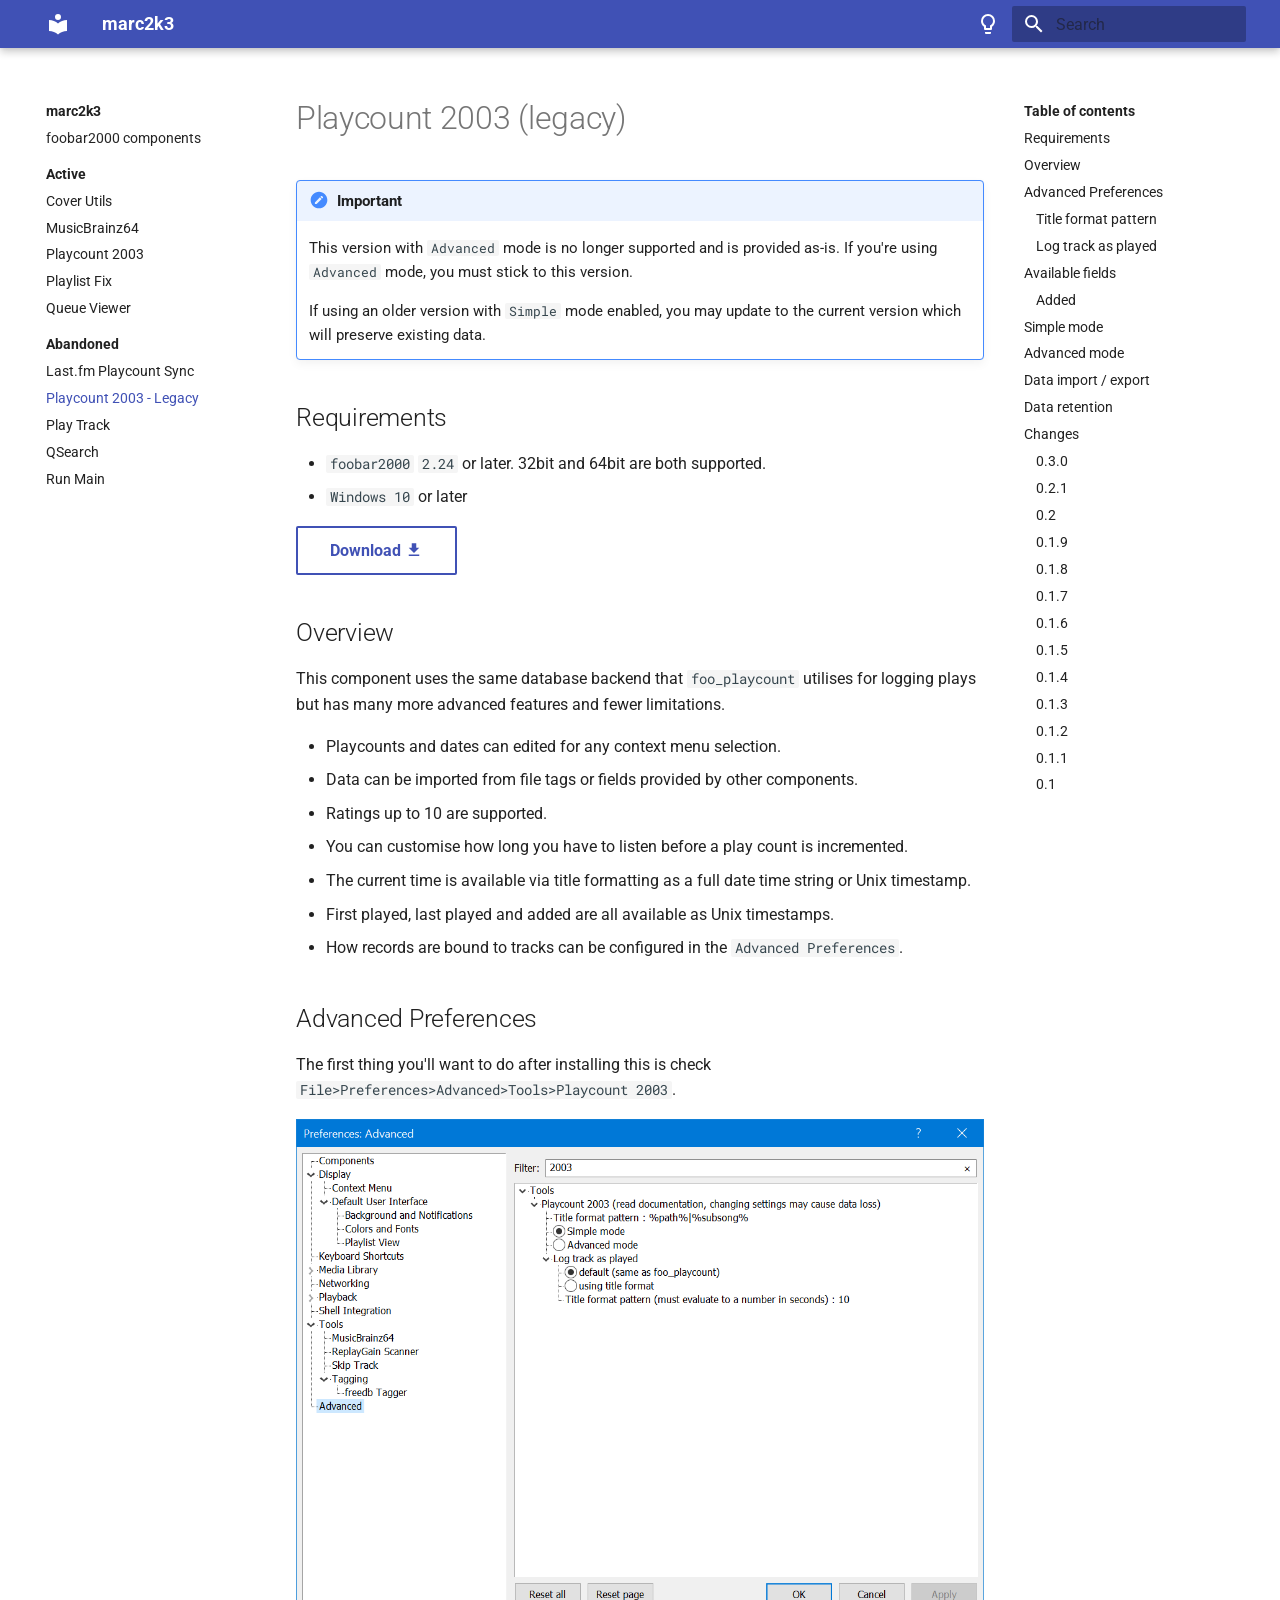
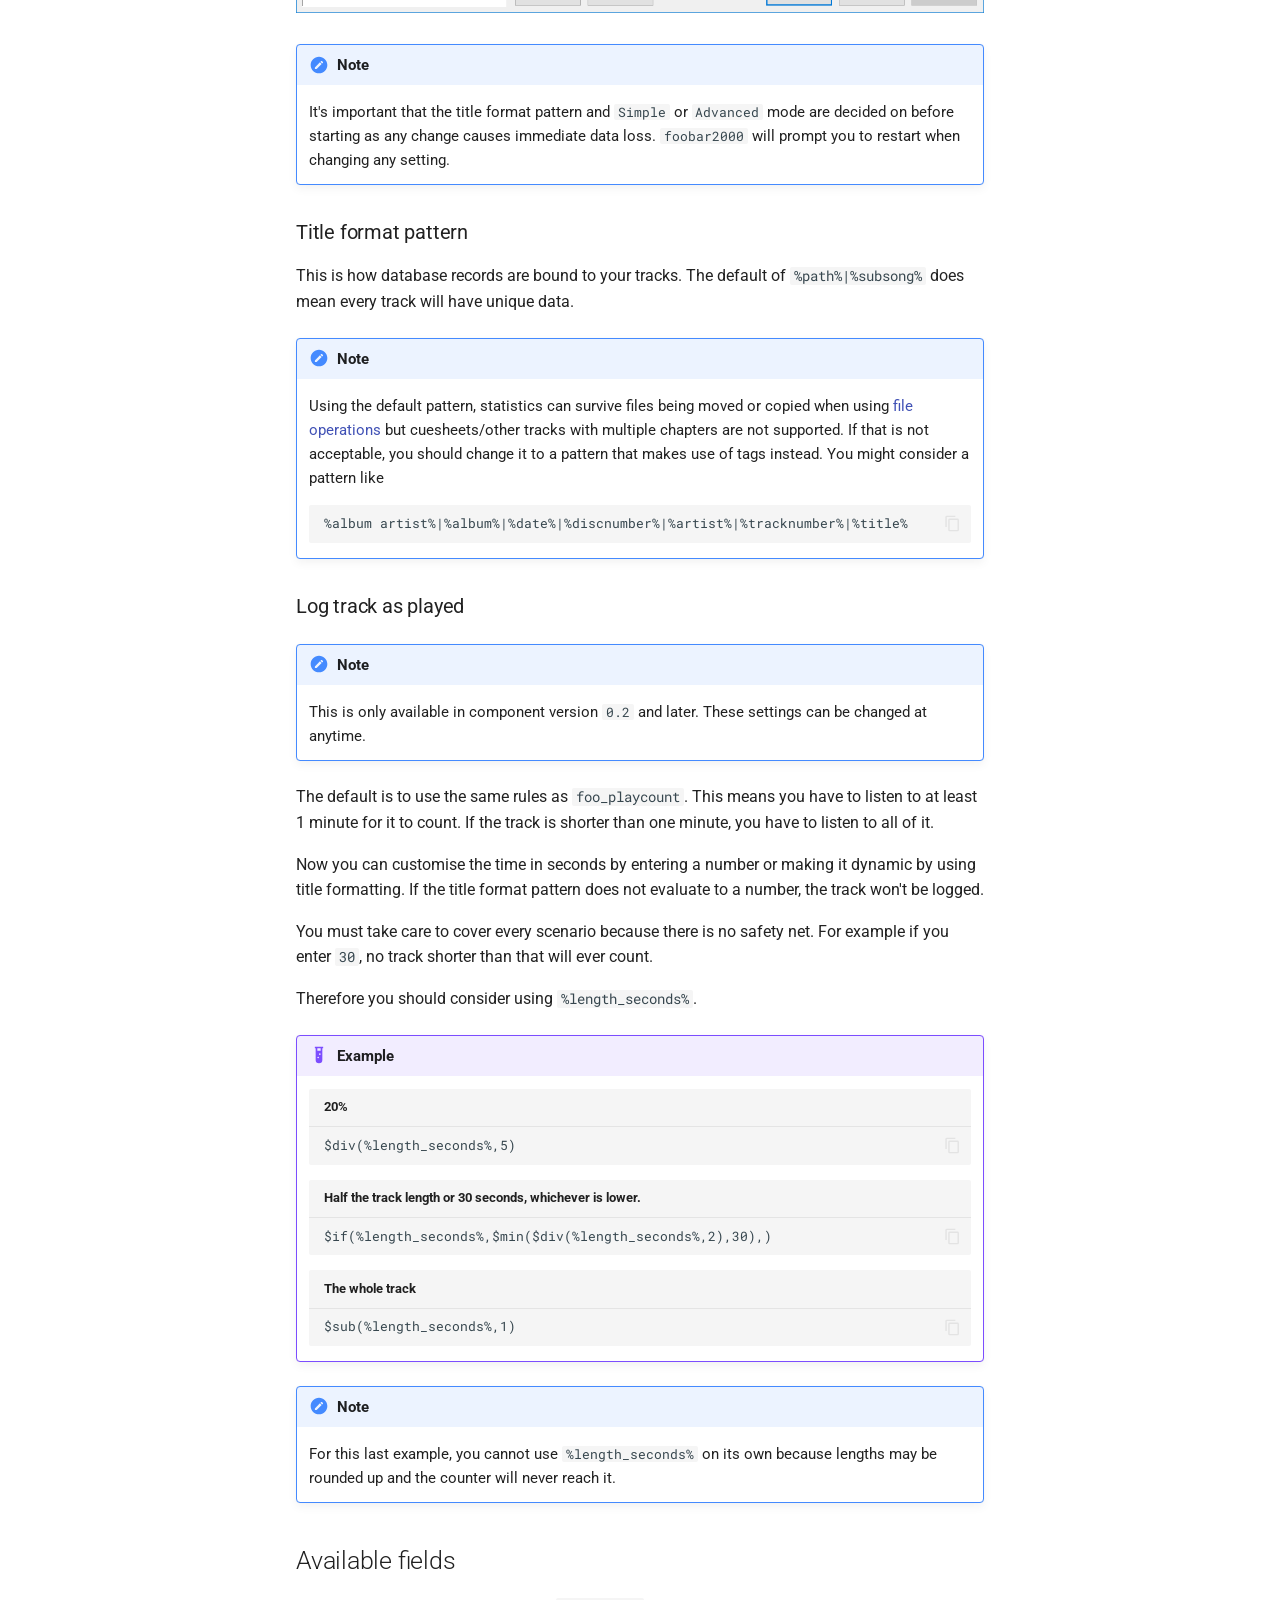
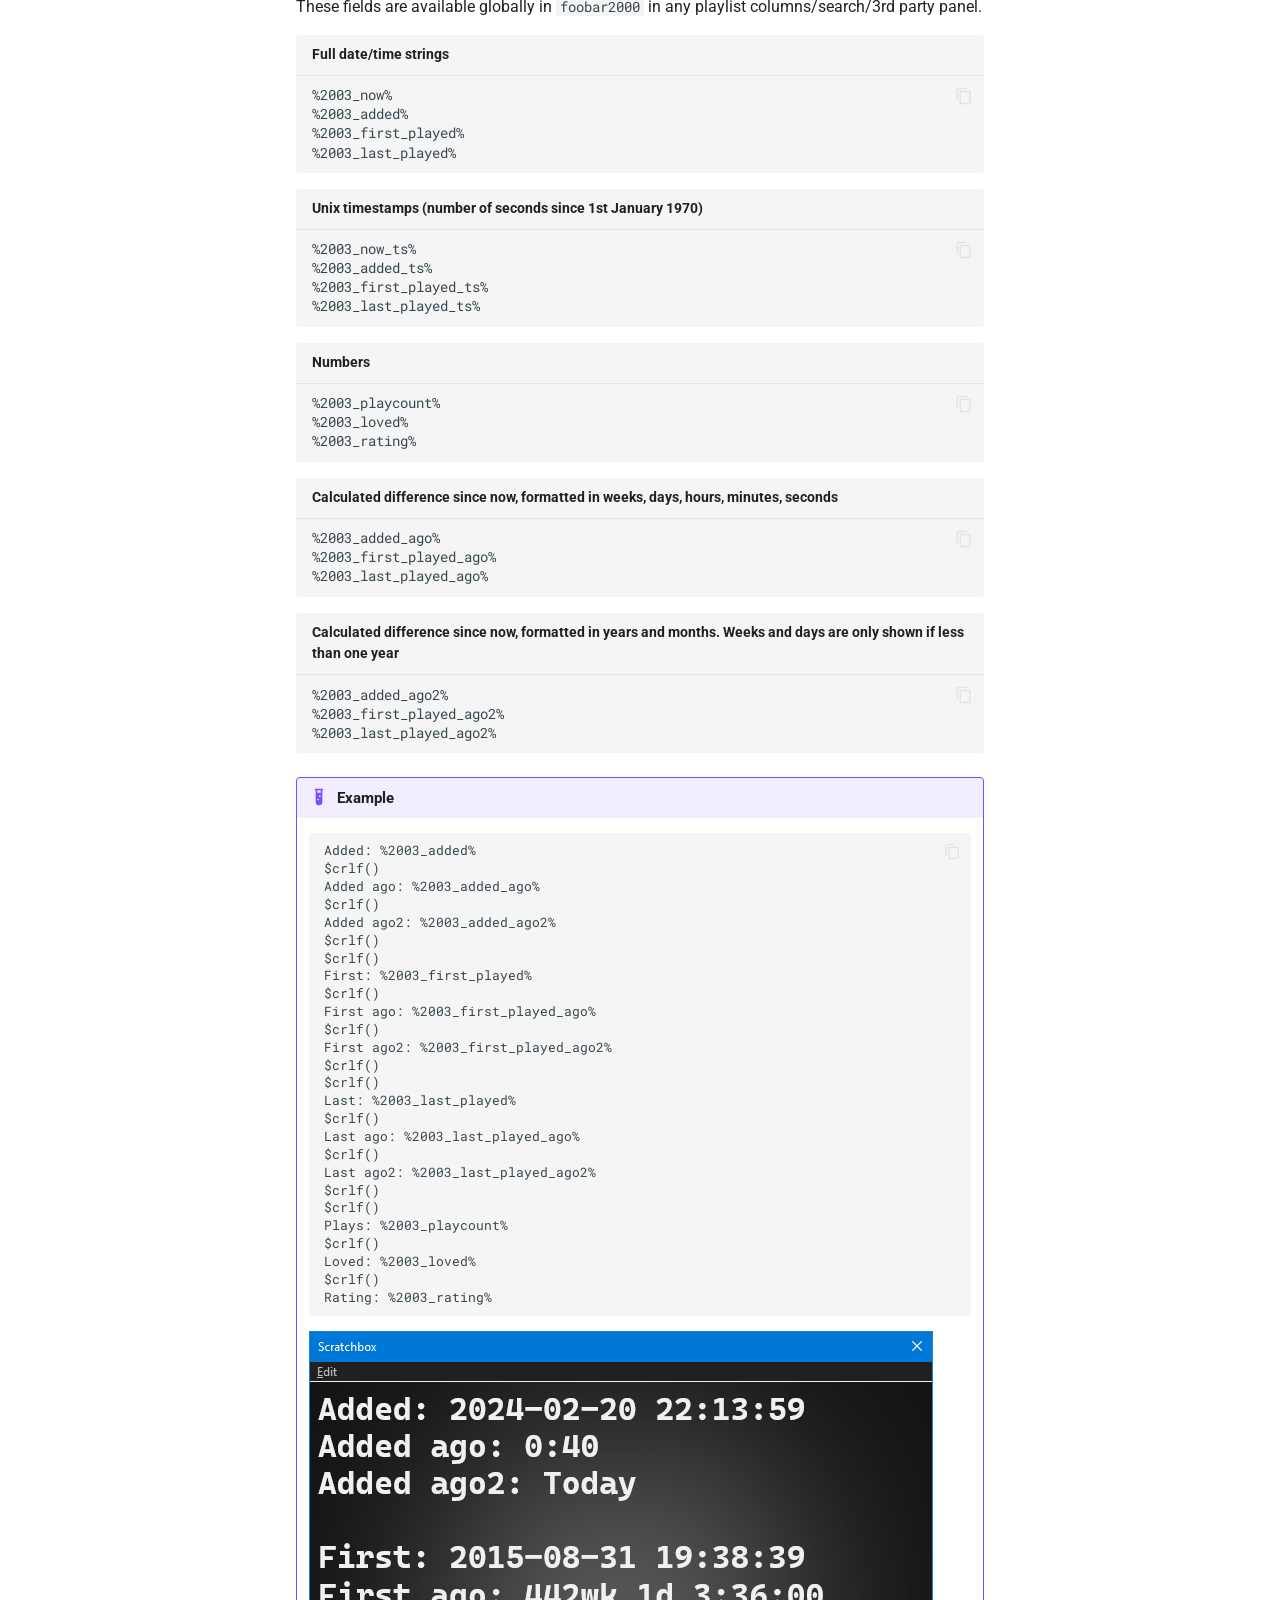
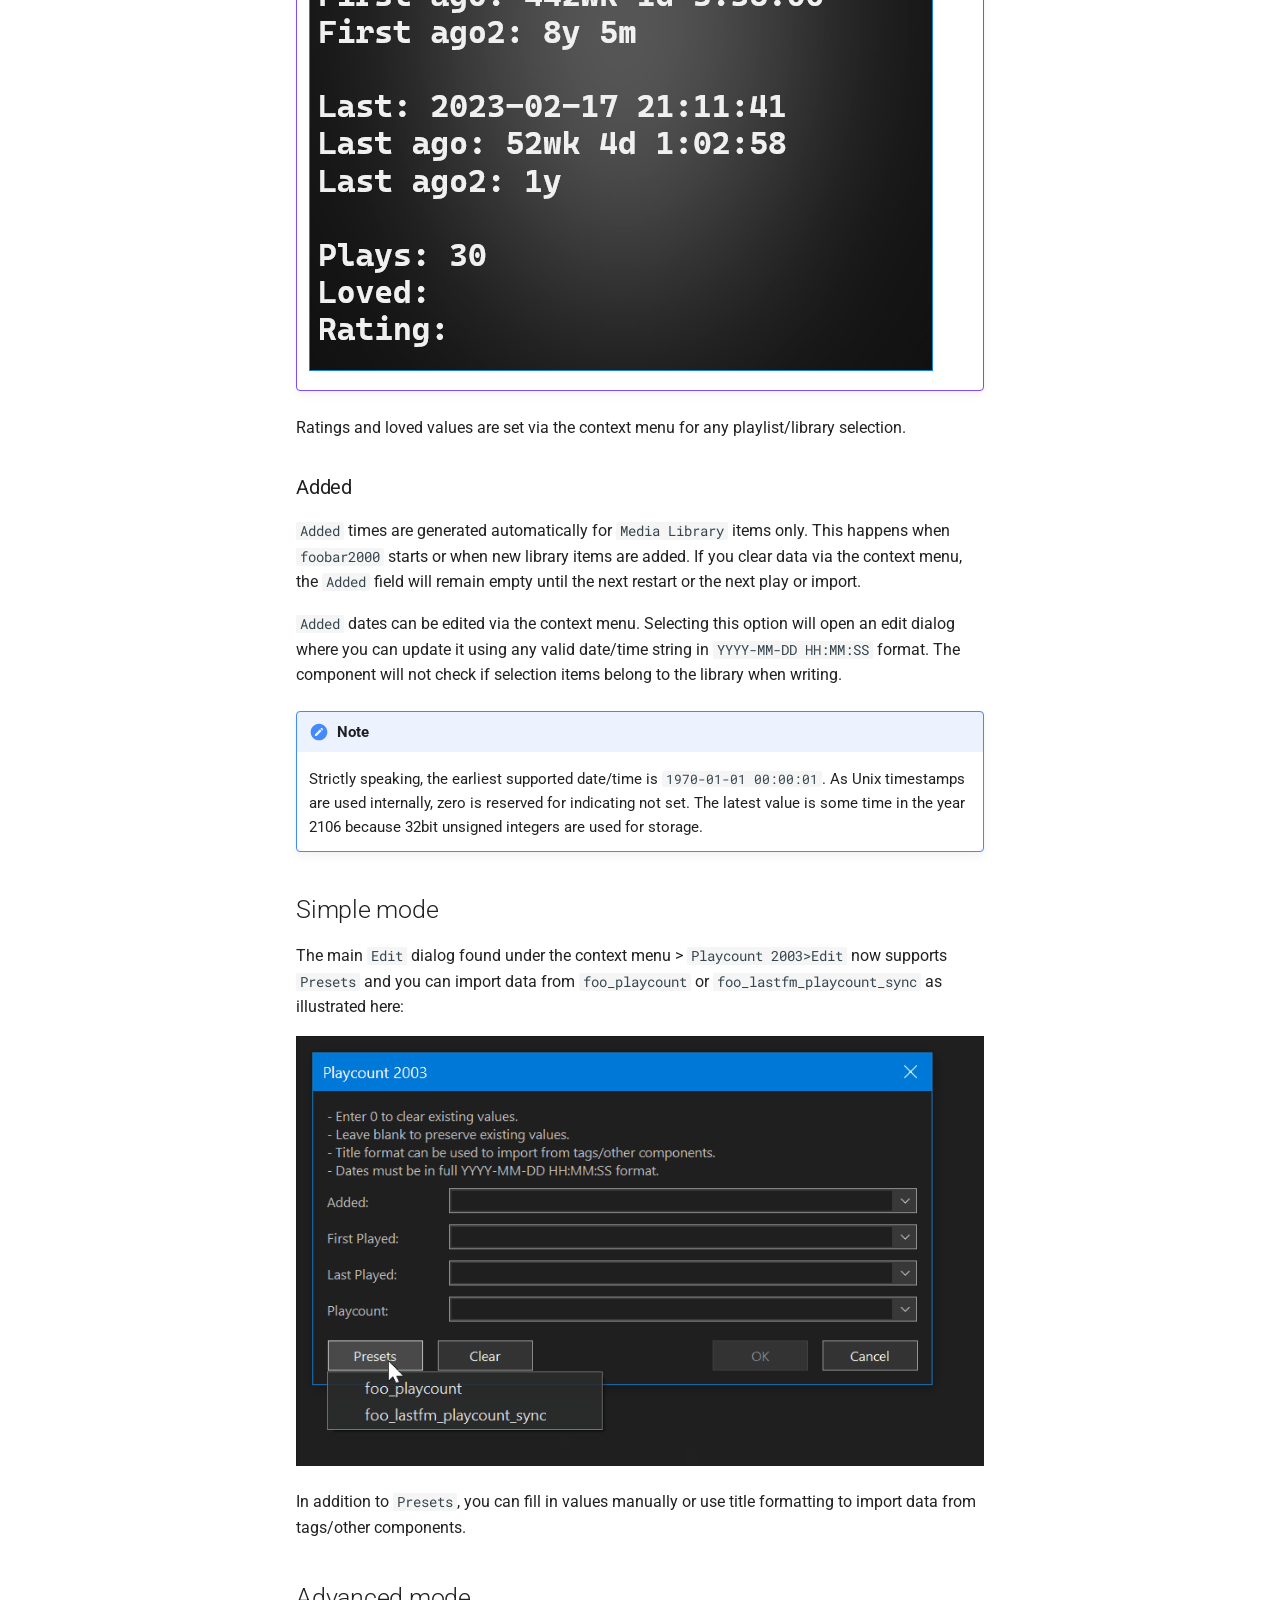
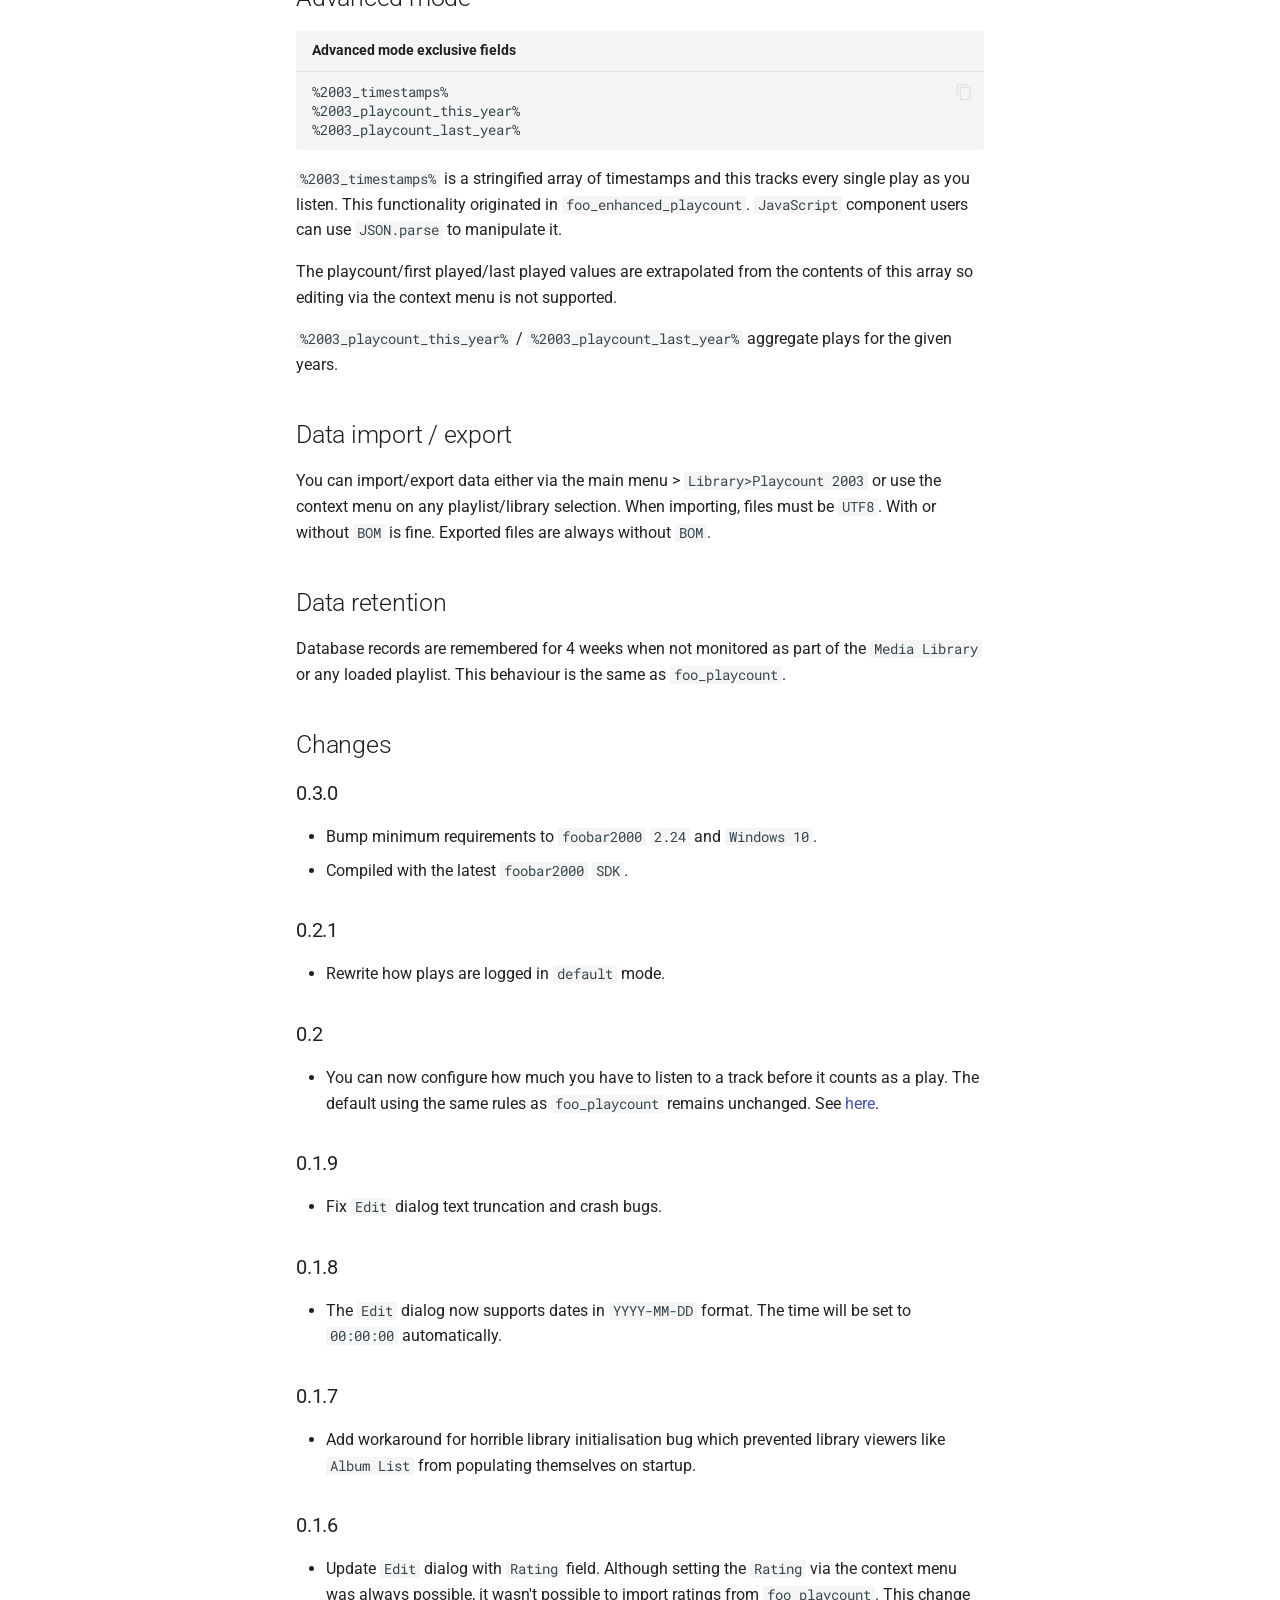
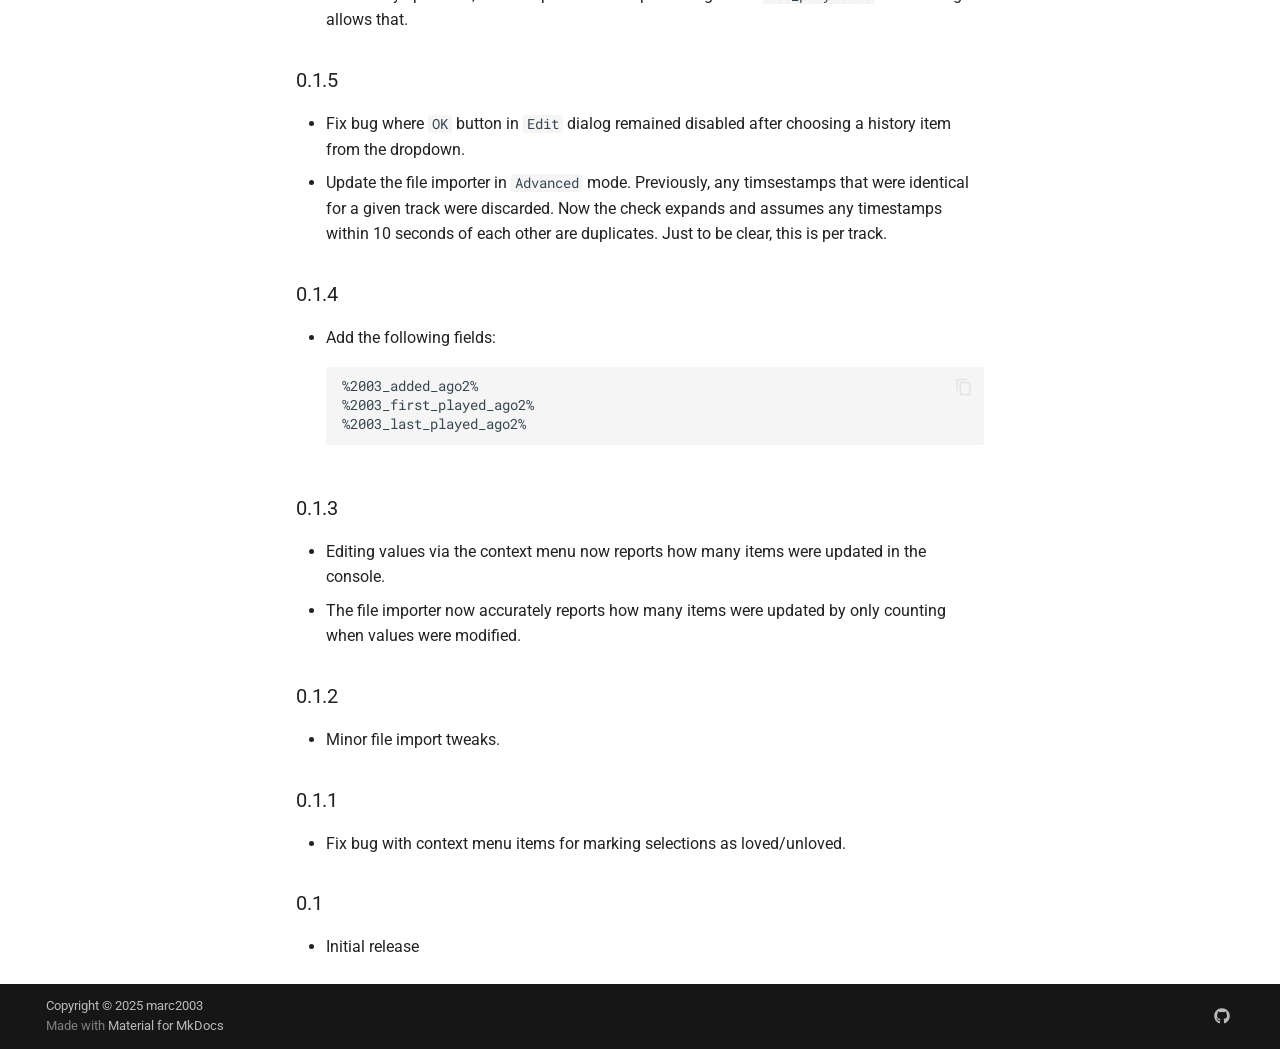
<file: component/playcount-2003-legacy/index.html>
<!doctype html>
<html lang="en" class="no-js">
  <head>
    
      <meta charset="utf-8">
      <meta name="viewport" content="width=device-width,initial-scale=1">
      
      
      
      
        <link rel="prev" href="../lastfm-playcount-sync/">
      
      
        <link rel="next" href="../play-track/">
      
      
      <link rel="icon" href="../../assets/images/favicon.png">
      <meta name="generator" content="mkdocs-1.6.1, mkdocs-material-9.6.21">
    
    
      
        <title>Playcount 2003 - Legacy - marc2k3</title>
      
    
    
      <link rel="stylesheet" href="../../assets/stylesheets/main.2a3383ac.min.css">
      
        
        <link rel="stylesheet" href="../../assets/stylesheets/palette.06af60db.min.css">
      
      


    
    
      
    
    
      
        
        
        <link rel="preconnect" href="https://fonts.gstatic.com" crossorigin>
        <link rel="stylesheet" href="https://fonts.googleapis.com/css?family=Roboto:300,300i,400,400i,700,700i%7CRoboto+Mono:400,400i,700,700i&display=fallback">
        <style>:root{--md-text-font:"Roboto";--md-code-font:"Roboto Mono"}</style>
      
    
    
      <link rel="stylesheet" href="../../stylesheets/extra.css">
    
    <script>__md_scope=new URL("../..",location),__md_hash=e=>[...e].reduce(((e,_)=>(e<<5)-e+_.charCodeAt(0)),0),__md_get=(e,_=localStorage,t=__md_scope)=>JSON.parse(_.getItem(t.pathname+"."+e)),__md_set=(e,_,t=localStorage,a=__md_scope)=>{try{t.setItem(a.pathname+"."+e,JSON.stringify(_))}catch(e){}}</script>
    
      

    
    
    
  </head>
  
  
    
    
      
    
    
    
    
    <body dir="ltr" data-md-color-scheme="default" data-md-color-primary="indigo" data-md-color-accent="indigo">
  
    
    <input class="md-toggle" data-md-toggle="drawer" type="checkbox" id="__drawer" autocomplete="off">
    <input class="md-toggle" data-md-toggle="search" type="checkbox" id="__search" autocomplete="off">
    <label class="md-overlay" for="__drawer"></label>
    <div data-md-component="skip">
      
        
        <a href="#playcount-2003-legacy" class="md-skip">
          Skip to content
        </a>
      
    </div>
    <div data-md-component="announce">
      
    </div>
    
    
      

  

<header class="md-header md-header--shadow" data-md-component="header">
  <nav class="md-header__inner md-grid" aria-label="Header">
    <a href="../.." title="marc2k3" class="md-header__button md-logo" aria-label="marc2k3" data-md-component="logo">
      
  
  <svg xmlns="http://www.w3.org/2000/svg" viewBox="0 0 24 24"><path d="M12 8a3 3 0 0 0 3-3 3 3 0 0 0-3-3 3 3 0 0 0-3 3 3 3 0 0 0 3 3m0 3.54C9.64 9.35 6.5 8 3 8v11c3.5 0 6.64 1.35 9 3.54 2.36-2.19 5.5-3.54 9-3.54V8c-3.5 0-6.64 1.35-9 3.54"/></svg>

    </a>
    <label class="md-header__button md-icon" for="__drawer">
      
      <svg xmlns="http://www.w3.org/2000/svg" viewBox="0 0 24 24"><path d="M3 6h18v2H3zm0 5h18v2H3zm0 5h18v2H3z"/></svg>
    </label>
    <div class="md-header__title" data-md-component="header-title">
      <div class="md-header__ellipsis">
        <div class="md-header__topic">
          <span class="md-ellipsis">
            marc2k3
          </span>
        </div>
        <div class="md-header__topic" data-md-component="header-topic">
          <span class="md-ellipsis">
            
              Playcount 2003 - Legacy
            
          </span>
        </div>
      </div>
    </div>
    
      
        <form class="md-header__option" data-md-component="palette">
  
    
    
    
    <input class="md-option" data-md-color-media="" data-md-color-scheme="default" data-md-color-primary="indigo" data-md-color-accent="indigo"  aria-label="Switch to dark mode"  type="radio" name="__palette" id="__palette_0">
    
      <label class="md-header__button md-icon" title="Switch to dark mode" for="__palette_1" hidden>
        <svg xmlns="http://www.w3.org/2000/svg" viewBox="0 0 24 24"><path d="M12 2a7 7 0 0 1 7 7c0 2.38-1.19 4.47-3 5.74V17a1 1 0 0 1-1 1H9a1 1 0 0 1-1-1v-2.26C6.19 13.47 5 11.38 5 9a7 7 0 0 1 7-7M9 21v-1h6v1a1 1 0 0 1-1 1h-4a1 1 0 0 1-1-1m3-17a5 5 0 0 0-5 5c0 2.05 1.23 3.81 3 4.58V16h4v-2.42c1.77-.77 3-2.53 3-4.58a5 5 0 0 0-5-5"/></svg>
      </label>
    
  
    
    
    
    <input class="md-option" data-md-color-media="" data-md-color-scheme="slate" data-md-color-primary="indigo" data-md-color-accent="indigo"  aria-label="Switch to light mode"  type="radio" name="__palette" id="__palette_1">
    
      <label class="md-header__button md-icon" title="Switch to light mode" for="__palette_0" hidden>
        <svg xmlns="http://www.w3.org/2000/svg" viewBox="0 0 24 24"><path d="M12 2a7 7 0 0 0-7 7c0 2.38 1.19 4.47 3 5.74V17a1 1 0 0 0 1 1h6a1 1 0 0 0 1-1v-2.26c1.81-1.27 3-3.36 3-5.74a7 7 0 0 0-7-7M9 21a1 1 0 0 0 1 1h4a1 1 0 0 0 1-1v-1H9z"/></svg>
      </label>
    
  
</form>
      
    
    
      <script>var palette=__md_get("__palette");if(palette&&palette.color){if("(prefers-color-scheme)"===palette.color.media){var media=matchMedia("(prefers-color-scheme: light)"),input=document.querySelector(media.matches?"[data-md-color-media='(prefers-color-scheme: light)']":"[data-md-color-media='(prefers-color-scheme: dark)']");palette.color.media=input.getAttribute("data-md-color-media"),palette.color.scheme=input.getAttribute("data-md-color-scheme"),palette.color.primary=input.getAttribute("data-md-color-primary"),palette.color.accent=input.getAttribute("data-md-color-accent")}for(var[key,value]of Object.entries(palette.color))document.body.setAttribute("data-md-color-"+key,value)}</script>
    
    
    
      
      
        <label class="md-header__button md-icon" for="__search">
          
          <svg xmlns="http://www.w3.org/2000/svg" viewBox="0 0 24 24"><path d="M9.5 3A6.5 6.5 0 0 1 16 9.5c0 1.61-.59 3.09-1.56 4.23l.27.27h.79l5 5-1.5 1.5-5-5v-.79l-.27-.27A6.52 6.52 0 0 1 9.5 16 6.5 6.5 0 0 1 3 9.5 6.5 6.5 0 0 1 9.5 3m0 2C7 5 5 7 5 9.5S7 14 9.5 14 14 12 14 9.5 12 5 9.5 5"/></svg>
        </label>
        <div class="md-search" data-md-component="search" role="dialog">
  <label class="md-search__overlay" for="__search"></label>
  <div class="md-search__inner" role="search">
    <form class="md-search__form" name="search">
      <input type="text" class="md-search__input" name="query" aria-label="Search" placeholder="Search" autocapitalize="off" autocorrect="off" autocomplete="off" spellcheck="false" data-md-component="search-query" required>
      <label class="md-search__icon md-icon" for="__search">
        
        <svg xmlns="http://www.w3.org/2000/svg" viewBox="0 0 24 24"><path d="M9.5 3A6.5 6.5 0 0 1 16 9.5c0 1.61-.59 3.09-1.56 4.23l.27.27h.79l5 5-1.5 1.5-5-5v-.79l-.27-.27A6.52 6.52 0 0 1 9.5 16 6.5 6.5 0 0 1 3 9.5 6.5 6.5 0 0 1 9.5 3m0 2C7 5 5 7 5 9.5S7 14 9.5 14 14 12 14 9.5 12 5 9.5 5"/></svg>
        
        <svg xmlns="http://www.w3.org/2000/svg" viewBox="0 0 24 24"><path d="M20 11v2H8l5.5 5.5-1.42 1.42L4.16 12l7.92-7.92L13.5 5.5 8 11z"/></svg>
      </label>
      <nav class="md-search__options" aria-label="Search">
        
        <button type="reset" class="md-search__icon md-icon" title="Clear" aria-label="Clear" tabindex="-1">
          
          <svg xmlns="http://www.w3.org/2000/svg" viewBox="0 0 24 24"><path d="M19 6.41 17.59 5 12 10.59 6.41 5 5 6.41 10.59 12 5 17.59 6.41 19 12 13.41 17.59 19 19 17.59 13.41 12z"/></svg>
        </button>
      </nav>
      
    </form>
    <div class="md-search__output">
      <div class="md-search__scrollwrap" tabindex="0" data-md-scrollfix>
        <div class="md-search-result" data-md-component="search-result">
          <div class="md-search-result__meta">
            Initializing search
          </div>
          <ol class="md-search-result__list" role="presentation"></ol>
        </div>
      </div>
    </div>
  </div>
</div>
      
    
    
  </nav>
  
</header>
    
    <div class="md-container" data-md-component="container">
      
      
        
          
        
      
      <main class="md-main" data-md-component="main">
        <div class="md-main__inner md-grid">
          
            
              
              <div class="md-sidebar md-sidebar--primary" data-md-component="sidebar" data-md-type="navigation" >
                <div class="md-sidebar__scrollwrap">
                  <div class="md-sidebar__inner">
                    



<nav class="md-nav md-nav--primary" aria-label="Navigation" data-md-level="0">
  <label class="md-nav__title" for="__drawer">
    <a href="../.." title="marc2k3" class="md-nav__button md-logo" aria-label="marc2k3" data-md-component="logo">
      
  
  <svg xmlns="http://www.w3.org/2000/svg" viewBox="0 0 24 24"><path d="M12 8a3 3 0 0 0 3-3 3 3 0 0 0-3-3 3 3 0 0 0-3 3 3 3 0 0 0 3 3m0 3.54C9.64 9.35 6.5 8 3 8v11c3.5 0 6.64 1.35 9 3.54 2.36-2.19 5.5-3.54 9-3.54V8c-3.5 0-6.64 1.35-9 3.54"/></svg>

    </a>
    marc2k3
  </label>
  
  <ul class="md-nav__list" data-md-scrollfix>
    
      
      
  
  
  
  
    <li class="md-nav__item">
      <a href="../.." class="md-nav__link">
        
  
  
  <span class="md-ellipsis">
    foobar2000 components
    
  </span>
  

      </a>
    </li>
  

    
      
      
  
  
  
  
    
    
    
    
      
        
        
      
    
    
    <li class="md-nav__item md-nav__item--section md-nav__item--nested">
      
        
        
        <input class="md-nav__toggle md-toggle " type="checkbox" id="__nav_2" >
        
          
          <label class="md-nav__link" for="__nav_2" id="__nav_2_label" tabindex="">
            
  
  
  <span class="md-ellipsis">
    Active
    
  </span>
  

            <span class="md-nav__icon md-icon"></span>
          </label>
        
        <nav class="md-nav" data-md-level="1" aria-labelledby="__nav_2_label" aria-expanded="false">
          <label class="md-nav__title" for="__nav_2">
            <span class="md-nav__icon md-icon"></span>
            Active
          </label>
          <ul class="md-nav__list" data-md-scrollfix>
            
              
                
  
  
  
  
    <li class="md-nav__item">
      <a href="../cover-utils/" class="md-nav__link">
        
  
  
  <span class="md-ellipsis">
    Cover Utils
    
  </span>
  

      </a>
    </li>
  

              
            
              
                
  
  
  
  
    <li class="md-nav__item">
      <a href="../musicbrainz64/" class="md-nav__link">
        
  
  
  <span class="md-ellipsis">
    MusicBrainz64
    
  </span>
  

      </a>
    </li>
  

              
            
              
                
  
  
  
  
    <li class="md-nav__item">
      <a href="../playcount-2003/" class="md-nav__link">
        
  
  
  <span class="md-ellipsis">
    Playcount 2003
    
  </span>
  

      </a>
    </li>
  

              
            
              
                
  
  
  
  
    <li class="md-nav__item">
      <a href="../playlist-fix/" class="md-nav__link">
        
  
  
  <span class="md-ellipsis">
    Playlist Fix
    
  </span>
  

      </a>
    </li>
  

              
            
              
                
  
  
  
  
    <li class="md-nav__item">
      <a href="../queue-viewer/" class="md-nav__link">
        
  
  
  <span class="md-ellipsis">
    Queue Viewer
    
  </span>
  

      </a>
    </li>
  

              
            
          </ul>
        </nav>
      
    </li>
  

    
      
      
  
  
    
  
  
  
    
    
    
    
      
        
        
      
    
    
    <li class="md-nav__item md-nav__item--active md-nav__item--section md-nav__item--nested">
      
        
        
        <input class="md-nav__toggle md-toggle " type="checkbox" id="__nav_3" checked>
        
          
          <label class="md-nav__link" for="__nav_3" id="__nav_3_label" tabindex="">
            
  
  
  <span class="md-ellipsis">
    Abandoned
    
  </span>
  

            <span class="md-nav__icon md-icon"></span>
          </label>
        
        <nav class="md-nav" data-md-level="1" aria-labelledby="__nav_3_label" aria-expanded="true">
          <label class="md-nav__title" for="__nav_3">
            <span class="md-nav__icon md-icon"></span>
            Abandoned
          </label>
          <ul class="md-nav__list" data-md-scrollfix>
            
              
                
  
  
  
  
    <li class="md-nav__item">
      <a href="../lastfm-playcount-sync/" class="md-nav__link">
        
  
  
  <span class="md-ellipsis">
    Last.fm Playcount Sync
    
  </span>
  

      </a>
    </li>
  

              
            
              
                
  
  
    
  
  
  
    <li class="md-nav__item md-nav__item--active">
      
      <input class="md-nav__toggle md-toggle" type="checkbox" id="__toc">
      
      
        
      
      
        <label class="md-nav__link md-nav__link--active" for="__toc">
          
  
  
  <span class="md-ellipsis">
    Playcount 2003 - Legacy
    
  </span>
  

          <span class="md-nav__icon md-icon"></span>
        </label>
      
      <a href="./" class="md-nav__link md-nav__link--active">
        
  
  
  <span class="md-ellipsis">
    Playcount 2003 - Legacy
    
  </span>
  

      </a>
      
        

<nav class="md-nav md-nav--secondary" aria-label="Table of contents">
  
  
  
    
  
  
    <label class="md-nav__title" for="__toc">
      <span class="md-nav__icon md-icon"></span>
      Table of contents
    </label>
    <ul class="md-nav__list" data-md-component="toc" data-md-scrollfix>
      
        <li class="md-nav__item">
  <a href="#requirements" class="md-nav__link">
    <span class="md-ellipsis">
      Requirements
    </span>
  </a>
  
</li>
      
        <li class="md-nav__item">
  <a href="#overview" class="md-nav__link">
    <span class="md-ellipsis">
      Overview
    </span>
  </a>
  
</li>
      
        <li class="md-nav__item">
  <a href="#advanced-preferences" class="md-nav__link">
    <span class="md-ellipsis">
      Advanced Preferences
    </span>
  </a>
  
    <nav class="md-nav" aria-label="Advanced Preferences">
      <ul class="md-nav__list">
        
          <li class="md-nav__item">
  <a href="#title-format-pattern" class="md-nav__link">
    <span class="md-ellipsis">
      Title format pattern
    </span>
  </a>
  
</li>
        
          <li class="md-nav__item">
  <a href="#log-track-as-played" class="md-nav__link">
    <span class="md-ellipsis">
      Log track as played
    </span>
  </a>
  
</li>
        
      </ul>
    </nav>
  
</li>
      
        <li class="md-nav__item">
  <a href="#available-fields" class="md-nav__link">
    <span class="md-ellipsis">
      Available fields
    </span>
  </a>
  
    <nav class="md-nav" aria-label="Available fields">
      <ul class="md-nav__list">
        
          <li class="md-nav__item">
  <a href="#added" class="md-nav__link">
    <span class="md-ellipsis">
      Added
    </span>
  </a>
  
</li>
        
      </ul>
    </nav>
  
</li>
      
        <li class="md-nav__item">
  <a href="#simple-mode" class="md-nav__link">
    <span class="md-ellipsis">
      Simple mode
    </span>
  </a>
  
</li>
      
        <li class="md-nav__item">
  <a href="#advanced-mode" class="md-nav__link">
    <span class="md-ellipsis">
      Advanced mode
    </span>
  </a>
  
</li>
      
        <li class="md-nav__item">
  <a href="#data-import-export" class="md-nav__link">
    <span class="md-ellipsis">
      Data import / export
    </span>
  </a>
  
</li>
      
        <li class="md-nav__item">
  <a href="#data-retention" class="md-nav__link">
    <span class="md-ellipsis">
      Data retention
    </span>
  </a>
  
</li>
      
        <li class="md-nav__item">
  <a href="#changes" class="md-nav__link">
    <span class="md-ellipsis">
      Changes
    </span>
  </a>
  
    <nav class="md-nav" aria-label="Changes">
      <ul class="md-nav__list">
        
          <li class="md-nav__item">
  <a href="#030" class="md-nav__link">
    <span class="md-ellipsis">
      0.3.0
    </span>
  </a>
  
</li>
        
          <li class="md-nav__item">
  <a href="#021" class="md-nav__link">
    <span class="md-ellipsis">
      0.2.1
    </span>
  </a>
  
</li>
        
          <li class="md-nav__item">
  <a href="#02" class="md-nav__link">
    <span class="md-ellipsis">
      0.2
    </span>
  </a>
  
</li>
        
          <li class="md-nav__item">
  <a href="#019" class="md-nav__link">
    <span class="md-ellipsis">
      0.1.9
    </span>
  </a>
  
</li>
        
          <li class="md-nav__item">
  <a href="#018" class="md-nav__link">
    <span class="md-ellipsis">
      0.1.8
    </span>
  </a>
  
</li>
        
          <li class="md-nav__item">
  <a href="#017" class="md-nav__link">
    <span class="md-ellipsis">
      0.1.7
    </span>
  </a>
  
</li>
        
          <li class="md-nav__item">
  <a href="#016" class="md-nav__link">
    <span class="md-ellipsis">
      0.1.6
    </span>
  </a>
  
</li>
        
          <li class="md-nav__item">
  <a href="#015" class="md-nav__link">
    <span class="md-ellipsis">
      0.1.5
    </span>
  </a>
  
</li>
        
          <li class="md-nav__item">
  <a href="#014" class="md-nav__link">
    <span class="md-ellipsis">
      0.1.4
    </span>
  </a>
  
</li>
        
          <li class="md-nav__item">
  <a href="#013" class="md-nav__link">
    <span class="md-ellipsis">
      0.1.3
    </span>
  </a>
  
</li>
        
          <li class="md-nav__item">
  <a href="#012" class="md-nav__link">
    <span class="md-ellipsis">
      0.1.2
    </span>
  </a>
  
</li>
        
          <li class="md-nav__item">
  <a href="#011" class="md-nav__link">
    <span class="md-ellipsis">
      0.1.1
    </span>
  </a>
  
</li>
        
          <li class="md-nav__item">
  <a href="#01" class="md-nav__link">
    <span class="md-ellipsis">
      0.1
    </span>
  </a>
  
</li>
        
      </ul>
    </nav>
  
</li>
      
    </ul>
  
</nav>
      
    </li>
  

              
            
              
                
  
  
  
  
    <li class="md-nav__item">
      <a href="../play-track/" class="md-nav__link">
        
  
  
  <span class="md-ellipsis">
    Play Track
    
  </span>
  

      </a>
    </li>
  

              
            
              
                
  
  
  
  
    <li class="md-nav__item">
      <a href="../qsearch/" class="md-nav__link">
        
  
  
  <span class="md-ellipsis">
    QSearch
    
  </span>
  

      </a>
    </li>
  

              
            
              
                
  
  
  
  
    <li class="md-nav__item">
      <a href="../run-main/" class="md-nav__link">
        
  
  
  <span class="md-ellipsis">
    Run Main
    
  </span>
  

      </a>
    </li>
  

              
            
          </ul>
        </nav>
      
    </li>
  

    
  </ul>
</nav>
                  </div>
                </div>
              </div>
            
            
              
              <div class="md-sidebar md-sidebar--secondary" data-md-component="sidebar" data-md-type="toc" >
                <div class="md-sidebar__scrollwrap">
                  <div class="md-sidebar__inner">
                    

<nav class="md-nav md-nav--secondary" aria-label="Table of contents">
  
  
  
    
  
  
    <label class="md-nav__title" for="__toc">
      <span class="md-nav__icon md-icon"></span>
      Table of contents
    </label>
    <ul class="md-nav__list" data-md-component="toc" data-md-scrollfix>
      
        <li class="md-nav__item">
  <a href="#requirements" class="md-nav__link">
    <span class="md-ellipsis">
      Requirements
    </span>
  </a>
  
</li>
      
        <li class="md-nav__item">
  <a href="#overview" class="md-nav__link">
    <span class="md-ellipsis">
      Overview
    </span>
  </a>
  
</li>
      
        <li class="md-nav__item">
  <a href="#advanced-preferences" class="md-nav__link">
    <span class="md-ellipsis">
      Advanced Preferences
    </span>
  </a>
  
    <nav class="md-nav" aria-label="Advanced Preferences">
      <ul class="md-nav__list">
        
          <li class="md-nav__item">
  <a href="#title-format-pattern" class="md-nav__link">
    <span class="md-ellipsis">
      Title format pattern
    </span>
  </a>
  
</li>
        
          <li class="md-nav__item">
  <a href="#log-track-as-played" class="md-nav__link">
    <span class="md-ellipsis">
      Log track as played
    </span>
  </a>
  
</li>
        
      </ul>
    </nav>
  
</li>
      
        <li class="md-nav__item">
  <a href="#available-fields" class="md-nav__link">
    <span class="md-ellipsis">
      Available fields
    </span>
  </a>
  
    <nav class="md-nav" aria-label="Available fields">
      <ul class="md-nav__list">
        
          <li class="md-nav__item">
  <a href="#added" class="md-nav__link">
    <span class="md-ellipsis">
      Added
    </span>
  </a>
  
</li>
        
      </ul>
    </nav>
  
</li>
      
        <li class="md-nav__item">
  <a href="#simple-mode" class="md-nav__link">
    <span class="md-ellipsis">
      Simple mode
    </span>
  </a>
  
</li>
      
        <li class="md-nav__item">
  <a href="#advanced-mode" class="md-nav__link">
    <span class="md-ellipsis">
      Advanced mode
    </span>
  </a>
  
</li>
      
        <li class="md-nav__item">
  <a href="#data-import-export" class="md-nav__link">
    <span class="md-ellipsis">
      Data import / export
    </span>
  </a>
  
</li>
      
        <li class="md-nav__item">
  <a href="#data-retention" class="md-nav__link">
    <span class="md-ellipsis">
      Data retention
    </span>
  </a>
  
</li>
      
        <li class="md-nav__item">
  <a href="#changes" class="md-nav__link">
    <span class="md-ellipsis">
      Changes
    </span>
  </a>
  
    <nav class="md-nav" aria-label="Changes">
      <ul class="md-nav__list">
        
          <li class="md-nav__item">
  <a href="#030" class="md-nav__link">
    <span class="md-ellipsis">
      0.3.0
    </span>
  </a>
  
</li>
        
          <li class="md-nav__item">
  <a href="#021" class="md-nav__link">
    <span class="md-ellipsis">
      0.2.1
    </span>
  </a>
  
</li>
        
          <li class="md-nav__item">
  <a href="#02" class="md-nav__link">
    <span class="md-ellipsis">
      0.2
    </span>
  </a>
  
</li>
        
          <li class="md-nav__item">
  <a href="#019" class="md-nav__link">
    <span class="md-ellipsis">
      0.1.9
    </span>
  </a>
  
</li>
        
          <li class="md-nav__item">
  <a href="#018" class="md-nav__link">
    <span class="md-ellipsis">
      0.1.8
    </span>
  </a>
  
</li>
        
          <li class="md-nav__item">
  <a href="#017" class="md-nav__link">
    <span class="md-ellipsis">
      0.1.7
    </span>
  </a>
  
</li>
        
          <li class="md-nav__item">
  <a href="#016" class="md-nav__link">
    <span class="md-ellipsis">
      0.1.6
    </span>
  </a>
  
</li>
        
          <li class="md-nav__item">
  <a href="#015" class="md-nav__link">
    <span class="md-ellipsis">
      0.1.5
    </span>
  </a>
  
</li>
        
          <li class="md-nav__item">
  <a href="#014" class="md-nav__link">
    <span class="md-ellipsis">
      0.1.4
    </span>
  </a>
  
</li>
        
          <li class="md-nav__item">
  <a href="#013" class="md-nav__link">
    <span class="md-ellipsis">
      0.1.3
    </span>
  </a>
  
</li>
        
          <li class="md-nav__item">
  <a href="#012" class="md-nav__link">
    <span class="md-ellipsis">
      0.1.2
    </span>
  </a>
  
</li>
        
          <li class="md-nav__item">
  <a href="#011" class="md-nav__link">
    <span class="md-ellipsis">
      0.1.1
    </span>
  </a>
  
</li>
        
          <li class="md-nav__item">
  <a href="#01" class="md-nav__link">
    <span class="md-ellipsis">
      0.1
    </span>
  </a>
  
</li>
        
      </ul>
    </nav>
  
</li>
      
    </ul>
  
</nav>
                  </div>
                </div>
              </div>
            
          
          
            <div class="md-content" data-md-component="content">
              <article class="md-content__inner md-typeset">
                
                  



<h1 id="playcount-2003-legacy">Playcount 2003 (legacy)<a class="headerlink" href="#playcount-2003-legacy" title="Permanent link">#</a></h1>
<div class="admonition important">
<p class="admonition-title">Important</p>
<p>This version with <code>Advanced</code> mode is no longer supported and is provided as-is.
If you're using <code>Advanced</code> mode, you must stick to this version.</p>
<p>If using an older version with <code>Simple</code> mode enabled, you may update to the current version
which will preserve existing data.</p>
</div>
<h2 id="requirements">Requirements<a class="headerlink" href="#requirements" title="Permanent link">#</a></h2>
<ul>
<li><code>foobar2000</code> <code>2.24</code> or later. 32bit and 64bit are both supported.</li>
<li><code>Windows 10</code> or later</li>
</ul>
<p><a class="md-button" href="../../files/foo_playcount_2003-0.3.0.fb2k-component">Download <span class="twemoji"><svg xmlns="http://www.w3.org/2000/svg" viewBox="0 0 24 24"><path d="M5 20h14v-2H5m14-9h-4V3H9v6H5l7 7z"/></svg></span></a></p>
<h2 id="overview">Overview<a class="headerlink" href="#overview" title="Permanent link">#</a></h2>
<p>This component uses the same database backend that <code>foo_playcount</code> utilises
for logging plays but has many more advanced features and fewer limitations.</p>
<ul>
<li>Playcounts and dates can edited for any context menu selection.</li>
<li>Data can be imported from file tags or fields provided by other components.</li>
<li>Ratings up to 10 are supported.</li>
<li>You can customise how long you have to listen before a play count is incremented.</li>
<li>The current time is available via title formatting as a full date time string or Unix timestamp.</li>
<li>First played, last played and added are all available as Unix timestamps.</li>
<li>How records are bound to tracks can be configured in the <code>Advanced Preferences</code>.</li>
</ul>
<h2 id="advanced-preferences">Advanced Preferences<a class="headerlink" href="#advanced-preferences" title="Permanent link">#</a></h2>
<p>The first thing you'll want to do after installing this is check <code>File&gt;Preferences&gt;Advanced&gt;Tools&gt;Playcount 2003</code>.</p>
<p><img alt="playcount preferences" src="../../images/playcount-2003-preferences.png" /></p>
<div class="admonition note">
<p class="admonition-title">Note</p>
<p>It's important that the title format pattern and <code>Simple</code> or <code>Advanced</code> mode are decided on before starting as any change causes immediate data loss.
<code>foobar2000</code> will prompt you to restart when changing any setting.</p>
</div>
<h3 id="title-format-pattern">Title format pattern<a class="headerlink" href="#title-format-pattern" title="Permanent link">#</a></h3>
<p>This is how database records are bound to your tracks. The default of <code>%path%|%subsong%</code> does
mean every track will have unique data.</p>
<div class="admonition note">
<p class="admonition-title">Note</p>
<p>Using the default pattern, statistics can survive files being moved or copied when using <a href="https://wiki.hydrogenaud.io/index.php?title=Foobar2000:File_Operations_(foo_fileops)">file operations</a> but
cuesheets/other tracks with multiple chapters are not supported. If that is not acceptable,
you should change it to a pattern that makes use of tags instead. You might consider a pattern like</p>
<div class="highlight"><pre><span></span><code>%album artist%|%album%|%date%|%discnumber%|%artist%|%tracknumber%|%title%
</code></pre></div>
</div>
<h3 id="log-track-as-played">Log track as played<a class="headerlink" href="#log-track-as-played" title="Permanent link">#</a></h3>
<div class="admonition note">
<p class="admonition-title">Note</p>
<p>This is only available in component version <code>0.2</code> and later. These settings can be changed at anytime.</p>
</div>
<p>The default is to use the same rules as <code>foo_playcount</code>. This means you have to listen to at least 1 minute for it to count. If the track is shorter than one minute, you have to listen to all of it.</p>
<p>Now you can customise the time in seconds by entering a number or making it dynamic by using title formatting. If the title format pattern does not evaluate to a number, the track won't be logged.</p>
<p>You must take care to cover every scenario because there is no safety net. For example if you enter <code>30</code>, no track shorter than that will ever count.</p>
<p>Therefore you should consider using <code>%length_seconds%</code>.</p>
<div class="admonition example">
<p class="admonition-title">Example</p>
<div class="highlight"><span class="filename">20%</span><pre><span></span><code>$div(%length_seconds%,5)
</code></pre></div>
<div class="highlight"><span class="filename">Half the track length or 30 seconds, whichever is lower.</span><pre><span></span><code>$if(%length_seconds%,$min($div(%length_seconds%,2),30),)
</code></pre></div>
<div class="highlight"><span class="filename">The whole track</span><pre><span></span><code>$sub(%length_seconds%,1)
</code></pre></div>
</div>
<div class="admonition note">
<p class="admonition-title">Note</p>
<p>For this last example, you cannot use <code>%length_seconds%</code> on its own because lengths may be rounded up
and the counter will never reach it.</p>
</div>
<h2 id="available-fields">Available fields<a class="headerlink" href="#available-fields" title="Permanent link">#</a></h2>
<p>These fields are available globally in <code>foobar2000</code> in any playlist columns/search/3rd party panel.</p>
<div class="highlight"><span class="filename">Full date/time strings</span><pre><span></span><code>%2003_now%
%2003_added%
%2003_first_played%
%2003_last_played%
</code></pre></div>
<div class="highlight"><span class="filename">Unix timestamps (number of seconds since 1st January 1970)</span><pre><span></span><code>%2003_now_ts%
%2003_added_ts%
%2003_first_played_ts%
%2003_last_played_ts%
</code></pre></div>
<div class="highlight"><span class="filename">Numbers</span><pre><span></span><code>%2003_playcount%
%2003_loved%
%2003_rating%
</code></pre></div>
<div class="highlight"><span class="filename">Calculated difference since now, formatted in weeks, days, hours, minutes, seconds</span><pre><span></span><code>%2003_added_ago%
%2003_first_played_ago%
%2003_last_played_ago%
</code></pre></div>
<div class="highlight"><span class="filename">Calculated difference since now, formatted in years and months. Weeks and days are only shown if less than one year</span><pre><span></span><code>%2003_added_ago2%
%2003_first_played_ago2%
%2003_last_played_ago2%
</code></pre></div>
<div class="admonition example">
<p class="admonition-title">Example</p>
<div class="highlight"><pre><span></span><code>Added: %2003_added%
$crlf()
Added ago: %2003_added_ago%
$crlf()
Added ago2: %2003_added_ago2%
$crlf()
$crlf()
First: %2003_first_played%
$crlf()
First ago: %2003_first_played_ago%
$crlf()
First ago2: %2003_first_played_ago2% 
$crlf()
$crlf()
Last: %2003_last_played%
$crlf()
Last ago: %2003_last_played_ago%
$crlf()
Last ago2: %2003_last_played_ago2%
$crlf()
$crlf()
Plays: %2003_playcount%
$crlf()
Loved: %2003_loved%
$crlf()
Rating: %2003_rating%
</code></pre></div>
<p><img alt="text display" src="../../images/playcount-2003-text-display.png" /></p>
</div>
<p>Ratings and loved values are set via the context menu for any playlist/library selection.</p>
<h3 id="added">Added<a class="headerlink" href="#added" title="Permanent link">#</a></h3>
<p><code>Added</code> times are generated automatically for <code>Media Library</code> items only. This happens when <code>foobar2000</code>
starts or when new library items are added. If you clear data via the context menu, the <code>Added</code> field
will remain empty until the next restart or the next play or import.</p>
<p><code>Added</code> dates can be edited via the context menu. Selecting this option will open an edit
dialog where you can update it using any valid date/time string in <code>YYYY-MM-DD HH:MM:SS</code> format.
The component will not check if selection items belong to the library when writing.</p>
<div class="admonition note">
<p class="admonition-title">Note</p>
<p>Strictly speaking, the earliest supported date/time is <code>1970-01-01 00:00:01</code>. As Unix timestamps are used
internally, zero is reserved for indicating not set. The latest value is some time in the year 2106
because 32bit unsigned integers are used for storage.</p>
</div>
<h2 id="simple-mode">Simple mode<a class="headerlink" href="#simple-mode" title="Permanent link">#</a></h2>
<p>The main <code>Edit</code> dialog found under the context menu &gt; <code>Playcount 2003&gt;Edit</code> now supports <code>Presets</code> and
you can import data from <code>foo_playcount</code> or <code>foo_lastfm_playcount_sync</code> as illustrated here:</p>
<p><img alt="playcount edit dialog" src="../../images/playcount-2003-presets.gif" /></p>
<p>In addition to <code>Presets</code>, you can fill in values manually or use title formatting to import data from tags/other
components.</p>
<h2 id="advanced-mode">Advanced mode<a class="headerlink" href="#advanced-mode" title="Permanent link">#</a></h2>
<div class="highlight"><span class="filename">Advanced mode exclusive fields</span><pre><span></span><code>%2003_timestamps%
%2003_playcount_this_year%
%2003_playcount_last_year%
</code></pre></div>
<p><code>%2003_timestamps%</code> is a stringified array of timestamps and this tracks every single play as you listen. This functionality
originated in <code>foo_enhanced_playcount</code>. <code>JavaScript</code> component users can use <code>JSON.parse</code> to manipulate it.</p>
<p>The playcount/first played/last played values are extrapolated from the contents of this array so editing
via the context menu is not supported.</p>
<p><code>%2003_playcount_this_year%</code> / <code>%2003_playcount_last_year%</code> aggregate plays for the given years.</p>
<h2 id="data-import-export">Data import / export<a class="headerlink" href="#data-import-export" title="Permanent link">#</a></h2>
<p>You can import/export data either via the main menu &gt; <code>Library&gt;Playcount 2003</code> or use the context menu
on any playlist/library selection. When importing, files must be <code>UTF8</code>. With or without <code>BOM</code> is
fine. Exported files are always without <code>BOM</code>.</p>
<h2 id="data-retention">Data retention<a class="headerlink" href="#data-retention" title="Permanent link">#</a></h2>
<p>Database records are remembered for 4 weeks when not monitored as part of the <code>Media Library</code> or any loaded playlist. This behaviour is the same as <code>foo_playcount</code>.</p>
<h2 id="changes">Changes<a class="headerlink" href="#changes" title="Permanent link">#</a></h2>
<h3 id="030">0.3.0<a class="headerlink" href="#030" title="Permanent link">#</a></h3>
<ul>
<li>Bump minimum requirements to <code>foobar2000</code> <code>2.24</code> and <code>Windows 10</code>.</li>
<li>Compiled with the latest <code>foobar2000</code> <code>SDK</code>.</li>
</ul>
<h3 id="021">0.2.1<a class="headerlink" href="#021" title="Permanent link">#</a></h3>
<ul>
<li>Rewrite how plays are logged in <code>default</code> mode.</li>
</ul>
<h3 id="02">0.2<a class="headerlink" href="#02" title="Permanent link">#</a></h3>
<ul>
<li>You can now configure how much you have to listen to a track before it counts as a play. The default using the same rules as <code>foo_playcount</code> remains unchanged. See <a href="#log-track-as-played">here</a>.</li>
</ul>
<h3 id="019">0.1.9<a class="headerlink" href="#019" title="Permanent link">#</a></h3>
<ul>
<li>Fix <code>Edit</code> dialog text truncation and crash bugs.</li>
</ul>
<h3 id="018">0.1.8<a class="headerlink" href="#018" title="Permanent link">#</a></h3>
<ul>
<li>The <code>Edit</code> dialog now supports dates in <code>YYYY-MM-DD</code> format. The time will be set to <code>00:00:00</code> automatically.</li>
</ul>
<h3 id="017">0.1.7<a class="headerlink" href="#017" title="Permanent link">#</a></h3>
<ul>
<li>Add workaround for horrible library initialisation bug which prevented library viewers like <code>Album List</code> from populating themselves on startup.</li>
</ul>
<h3 id="016">0.1.6<a class="headerlink" href="#016" title="Permanent link">#</a></h3>
<ul>
<li>Update <code>Edit</code> dialog with <code>Rating</code> field. Although setting the <code>Rating</code> via the context menu was always possible, it wasn't possible to import ratings from <code>foo_playcount</code>. This change allows that.</li>
</ul>
<h3 id="015">0.1.5<a class="headerlink" href="#015" title="Permanent link">#</a></h3>
<ul>
<li>Fix bug where <code>OK</code> button in <code>Edit</code> dialog remained disabled after choosing a history item from the dropdown.</li>
<li>Update the file importer in <code>Advanced</code> mode. Previously, any timsestamps that were identical for a given track were discarded. Now the check expands and assumes any timestamps within 10 seconds of each other are duplicates. Just to be clear, this is per track.</li>
</ul>
<h3 id="014">0.1.4<a class="headerlink" href="#014" title="Permanent link">#</a></h3>
<ul>
<li>Add the following fields:
<div class="highlight"><pre><span></span><code>%2003_added_ago2%
%2003_first_played_ago2%
%2003_last_played_ago2%
</code></pre></div></li>
</ul>
<h3 id="013">0.1.3<a class="headerlink" href="#013" title="Permanent link">#</a></h3>
<ul>
<li>Editing values via the context menu now reports how many items were updated in the console.</li>
<li>The file importer now accurately reports how many items were updated by only counting when values were modified.</li>
</ul>
<h3 id="012">0.1.2<a class="headerlink" href="#012" title="Permanent link">#</a></h3>
<ul>
<li>Minor file import tweaks.</li>
</ul>
<h3 id="011">0.1.1<a class="headerlink" href="#011" title="Permanent link">#</a></h3>
<ul>
<li>Fix bug with context menu items for marking selections as loved/unloved.</li>
</ul>
<h3 id="01">0.1<a class="headerlink" href="#01" title="Permanent link">#</a></h3>
<ul>
<li>Initial release</li>
</ul>












                
              </article>
            </div>
          
          
<script>var target=document.getElementById(location.hash.slice(1));target&&target.name&&(target.checked=target.name.startsWith("__tabbed_"))</script>
        </div>
        
      </main>
      
        <footer class="md-footer">
  
  <div class="md-footer-meta md-typeset">
    <div class="md-footer-meta__inner md-grid">
      <div class="md-copyright">
  
    <div class="md-copyright__highlight">
      Copyright &copy; 2025 marc2003
    </div>
  
  
    Made with
    <a href="https://squidfunk.github.io/mkdocs-material/" target="_blank" rel="noopener">
      Material for MkDocs
    </a>
  
</div>
      
        
<div class="md-social">
  
    
    
    
    
      
      
    
    <a href="https://github.com/marc2k3" target="_blank" rel="noopener" title="github.com" class="md-social__link">
      <svg xmlns="http://www.w3.org/2000/svg" viewBox="0 0 512 512"><!--! Font Awesome Free 7.0.1 by @fontawesome - https://fontawesome.com License - https://fontawesome.com/license/free (Icons: CC BY 4.0, Fonts: SIL OFL 1.1, Code: MIT License) Copyright 2025 Fonticons, Inc.--><path d="M173.9 397.4c0 2-2.3 3.6-5.2 3.6-3.3.3-5.6-1.3-5.6-3.6 0-2 2.3-3.6 5.2-3.6 3-.3 5.6 1.3 5.6 3.6m-31.1-4.5c-.7 2 1.3 4.3 4.3 4.9 2.6 1 5.6 0 6.2-2s-1.3-4.3-4.3-5.2c-2.6-.7-5.5.3-6.2 2.3m44.2-1.7c-2.9.7-4.9 2.6-4.6 4.9.3 2 2.9 3.3 5.9 2.6 2.9-.7 4.9-2.6 4.6-4.6-.3-1.9-3-3.2-5.9-2.9M252.8 8C114.1 8 8 113.3 8 252c0 110.9 69.8 205.8 169.5 239.2 12.8 2.3 17.3-5.6 17.3-12.1 0-6.2-.3-40.4-.3-61.4 0 0-70 15-84.7-29.8 0 0-11.4-29.1-27.8-36.6 0 0-22.9-15.7 1.6-15.4 0 0 24.9 2 38.6 25.8 21.9 38.6 58.6 27.5 72.9 20.9 2.3-16 8.8-27.1 16-33.7-55.9-6.2-112.3-14.3-112.3-110.5 0-27.5 7.6-41.3 23.6-58.9-2.6-6.5-11.1-33.3 2.6-67.9 20.9-6.5 69 27 69 27 20-5.6 41.5-8.5 62.8-8.5s42.8 2.9 62.8 8.5c0 0 48.1-33.6 69-27 13.7 34.7 5.2 61.4 2.6 67.9 16 17.7 25.8 31.5 25.8 58.9 0 96.5-58.9 104.2-114.8 110.5 9.2 7.9 17 22.9 17 46.4 0 33.7-.3 75.4-.3 83.6 0 6.5 4.6 14.4 17.3 12.1C436.2 457.8 504 362.9 504 252 504 113.3 391.5 8 252.8 8M105.2 352.9c-1.3 1-1 3.3.7 5.2 1.6 1.6 3.9 2.3 5.2 1 1.3-1 1-3.3-.7-5.2-1.6-1.6-3.9-2.3-5.2-1m-10.8-8.1c-.7 1.3.3 2.9 2.3 3.9 1.6 1 3.6.7 4.3-.7.7-1.3-.3-2.9-2.3-3.9-2-.6-3.6-.3-4.3.7m32.4 35.6c-1.6 1.3-1 4.3 1.3 6.2 2.3 2.3 5.2 2.6 6.5 1 1.3-1.3.7-4.3-1.3-6.2-2.2-2.3-5.2-2.6-6.5-1m-11.4-14.7c-1.6 1-1.6 3.6 0 5.9s4.3 3.3 5.6 2.3c1.6-1.3 1.6-3.9 0-6.2-1.4-2.3-4-3.3-5.6-2"/></svg>
    </a>
  
</div>
      
    </div>
  </div>
</footer>
      
    </div>
    <div class="md-dialog" data-md-component="dialog">
      <div class="md-dialog__inner md-typeset"></div>
    </div>
    
    
    
      
      <script id="__config" type="application/json">{"base": "../..", "features": ["content.code.copy", "navigation.sections"], "search": "../../assets/javascripts/workers/search.973d3a69.min.js", "tags": null, "translations": {"clipboard.copied": "Copied to clipboard", "clipboard.copy": "Copy to clipboard", "search.result.more.one": "1 more on this page", "search.result.more.other": "# more on this page", "search.result.none": "No matching documents", "search.result.one": "1 matching document", "search.result.other": "# matching documents", "search.result.placeholder": "Type to start searching", "search.result.term.missing": "Missing", "select.version": "Select version"}, "version": null}</script>
    
    
      <script src="../../assets/javascripts/bundle.f55a23d4.min.js"></script>
      
    
  </body>
</html>
</file>
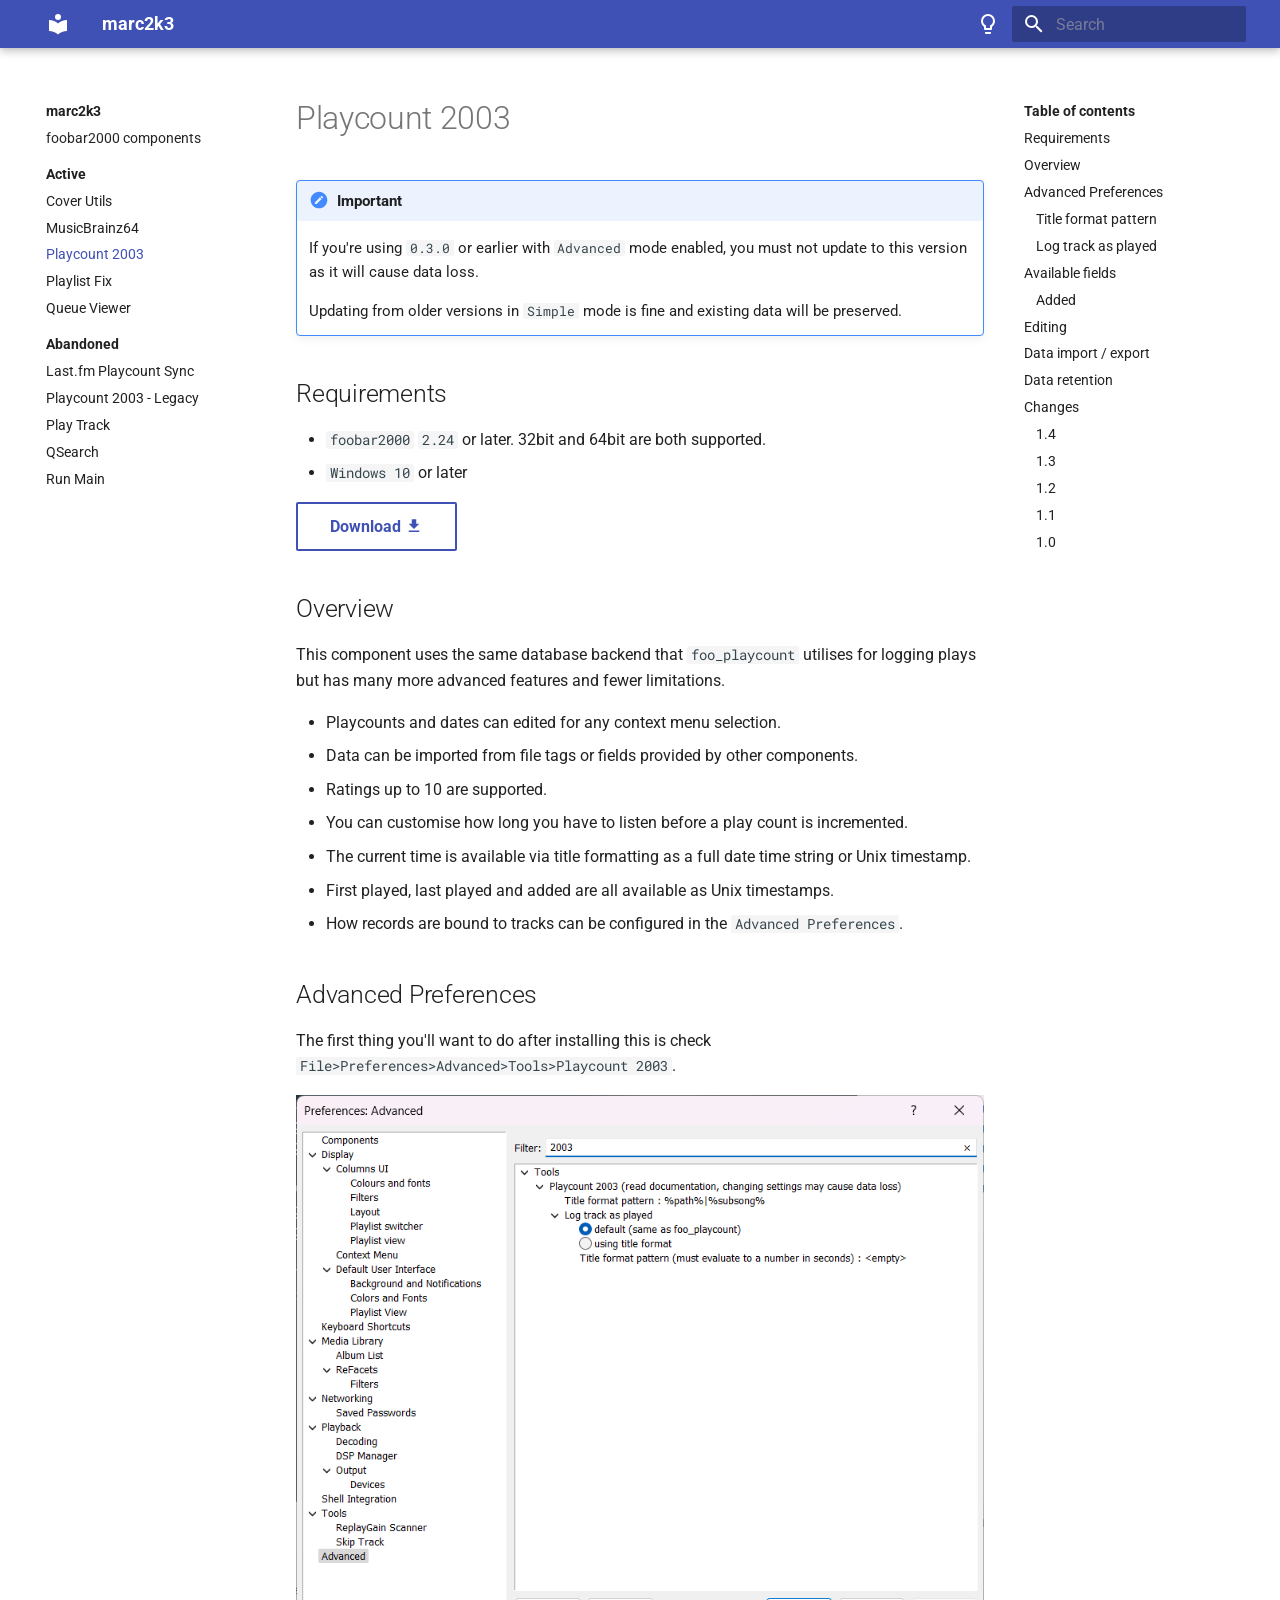
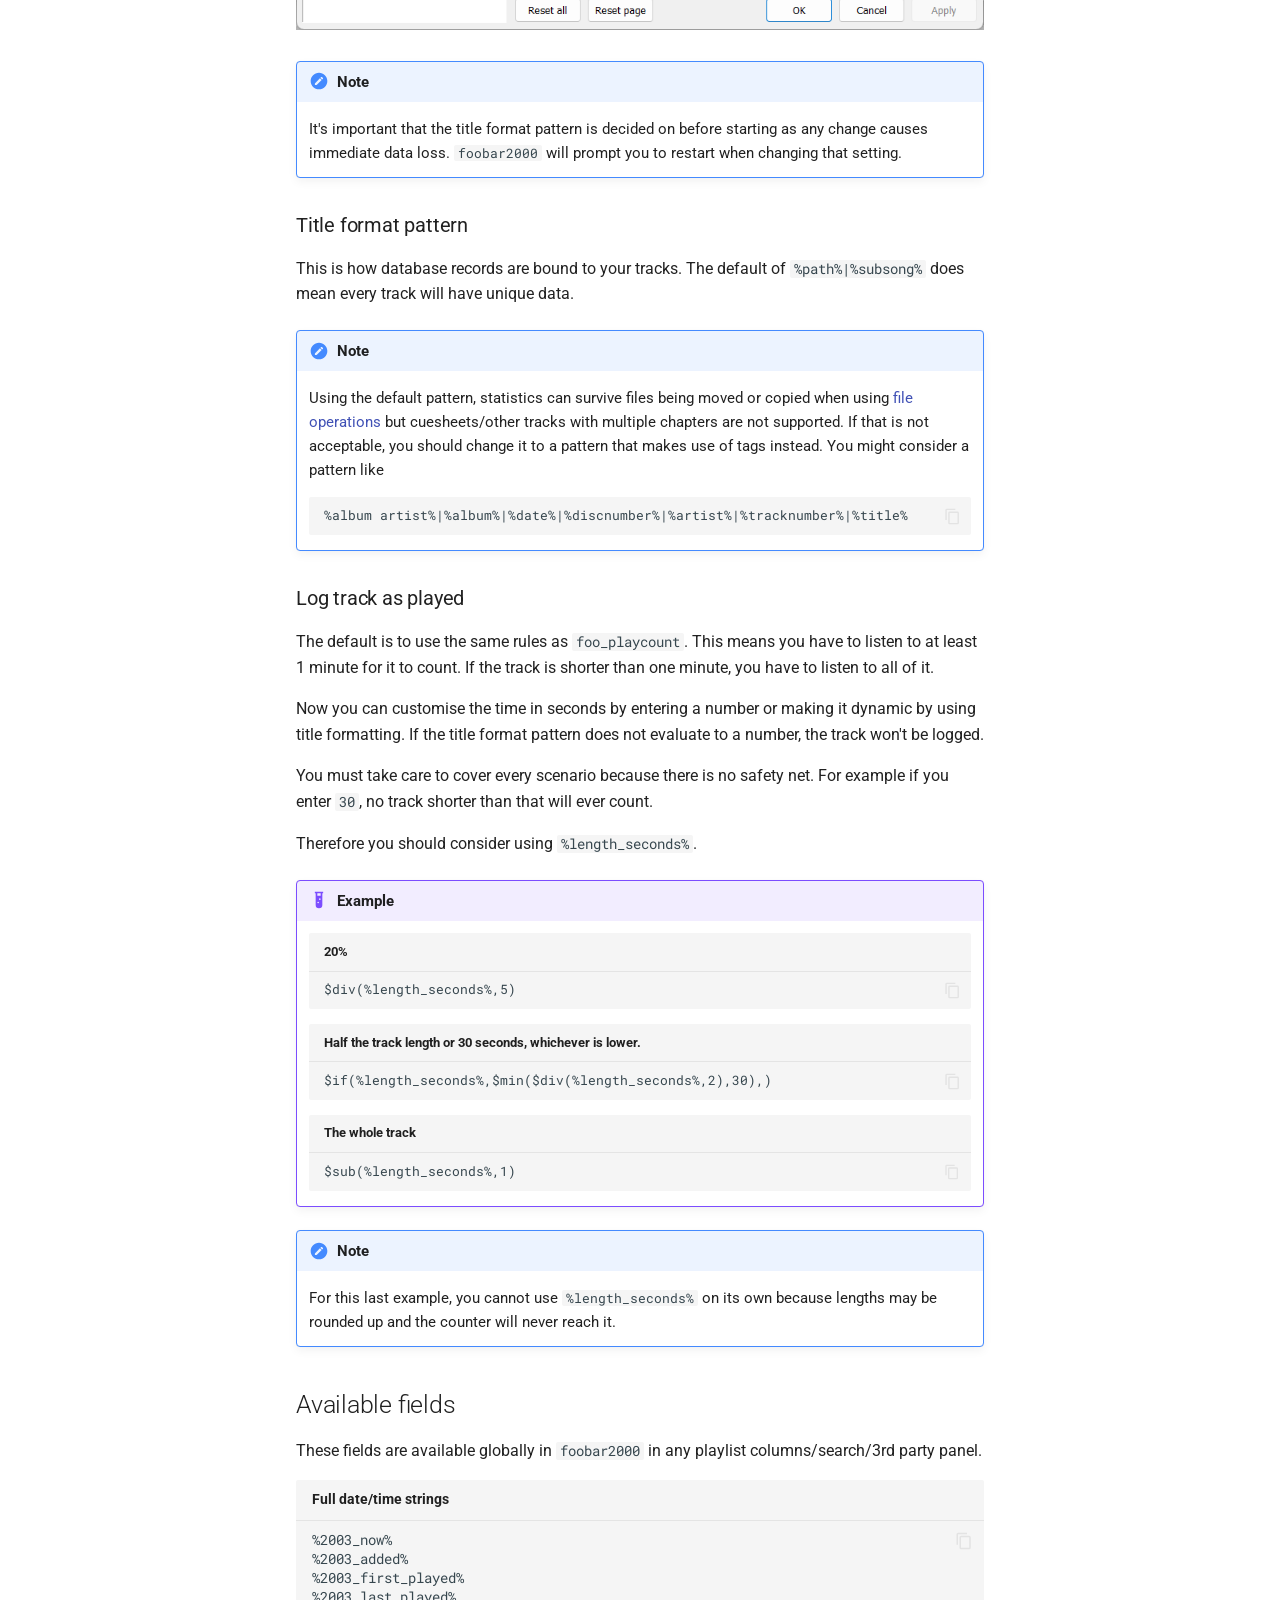
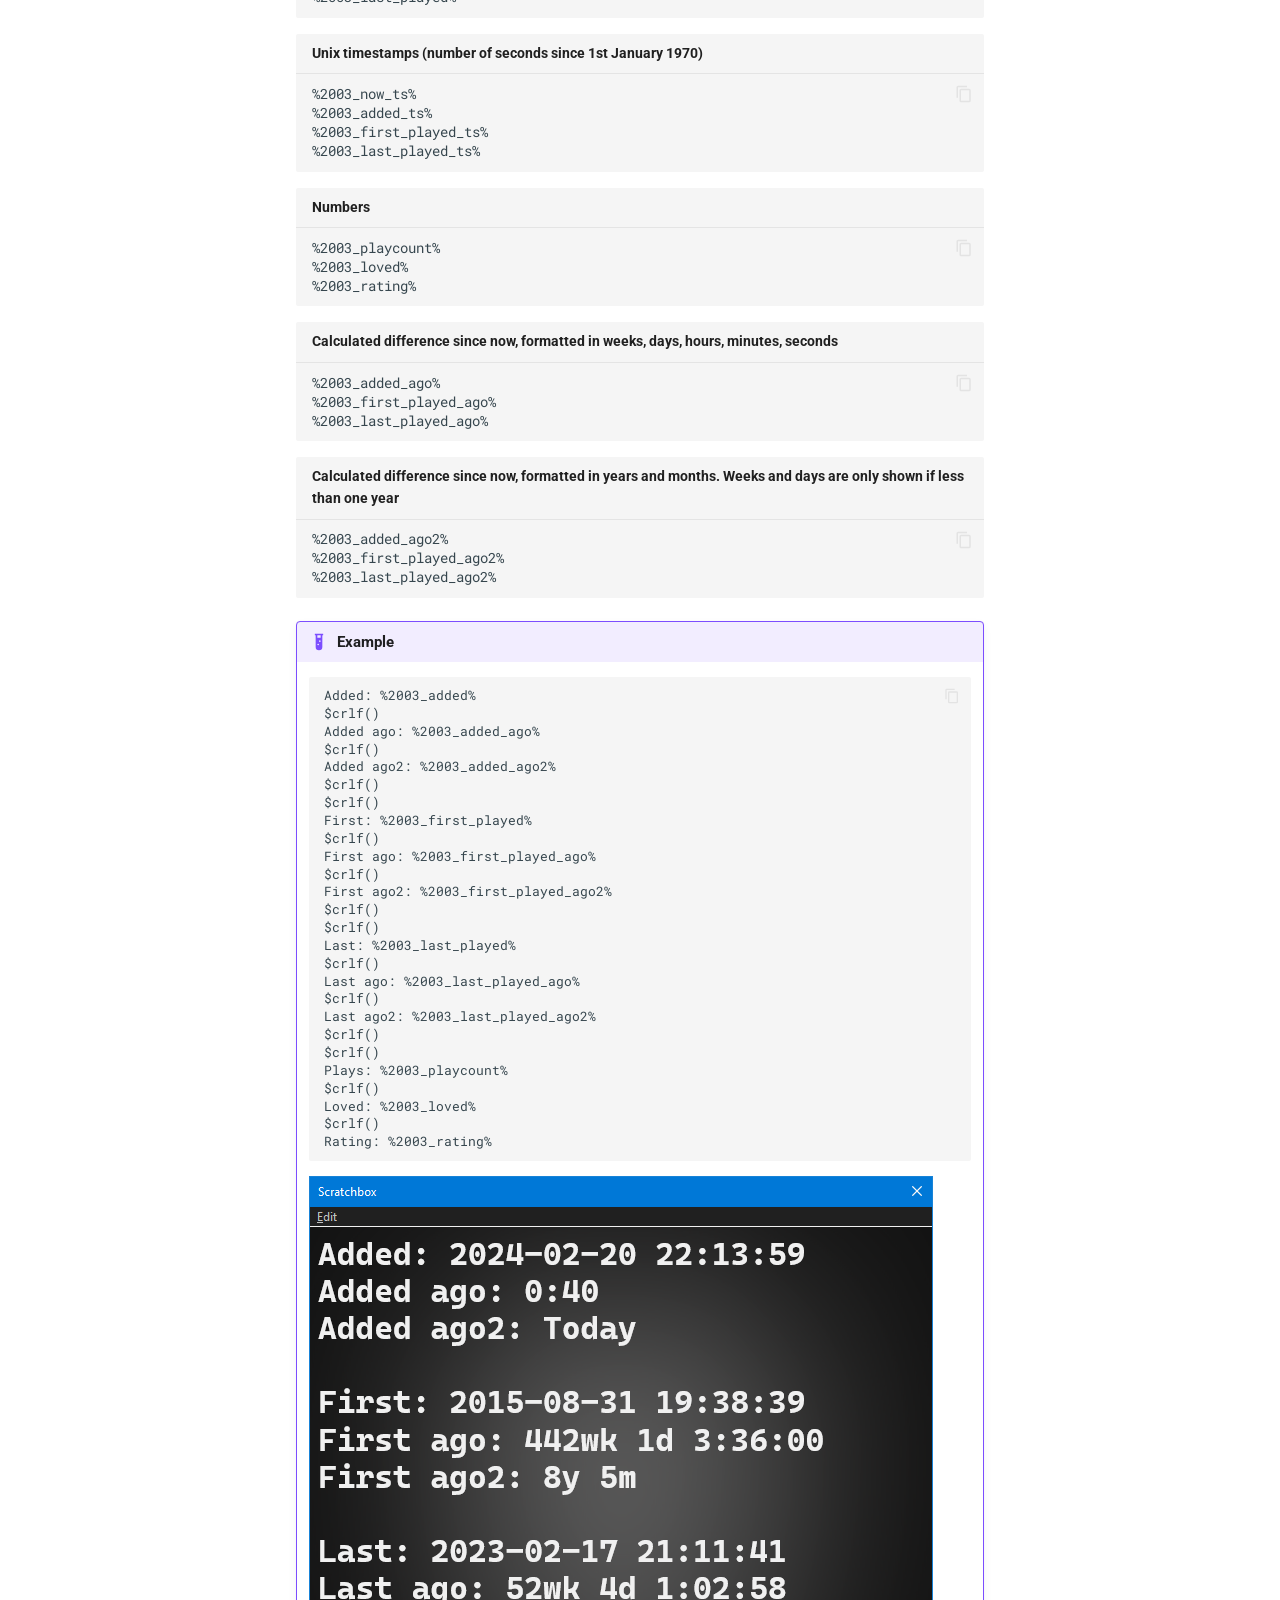
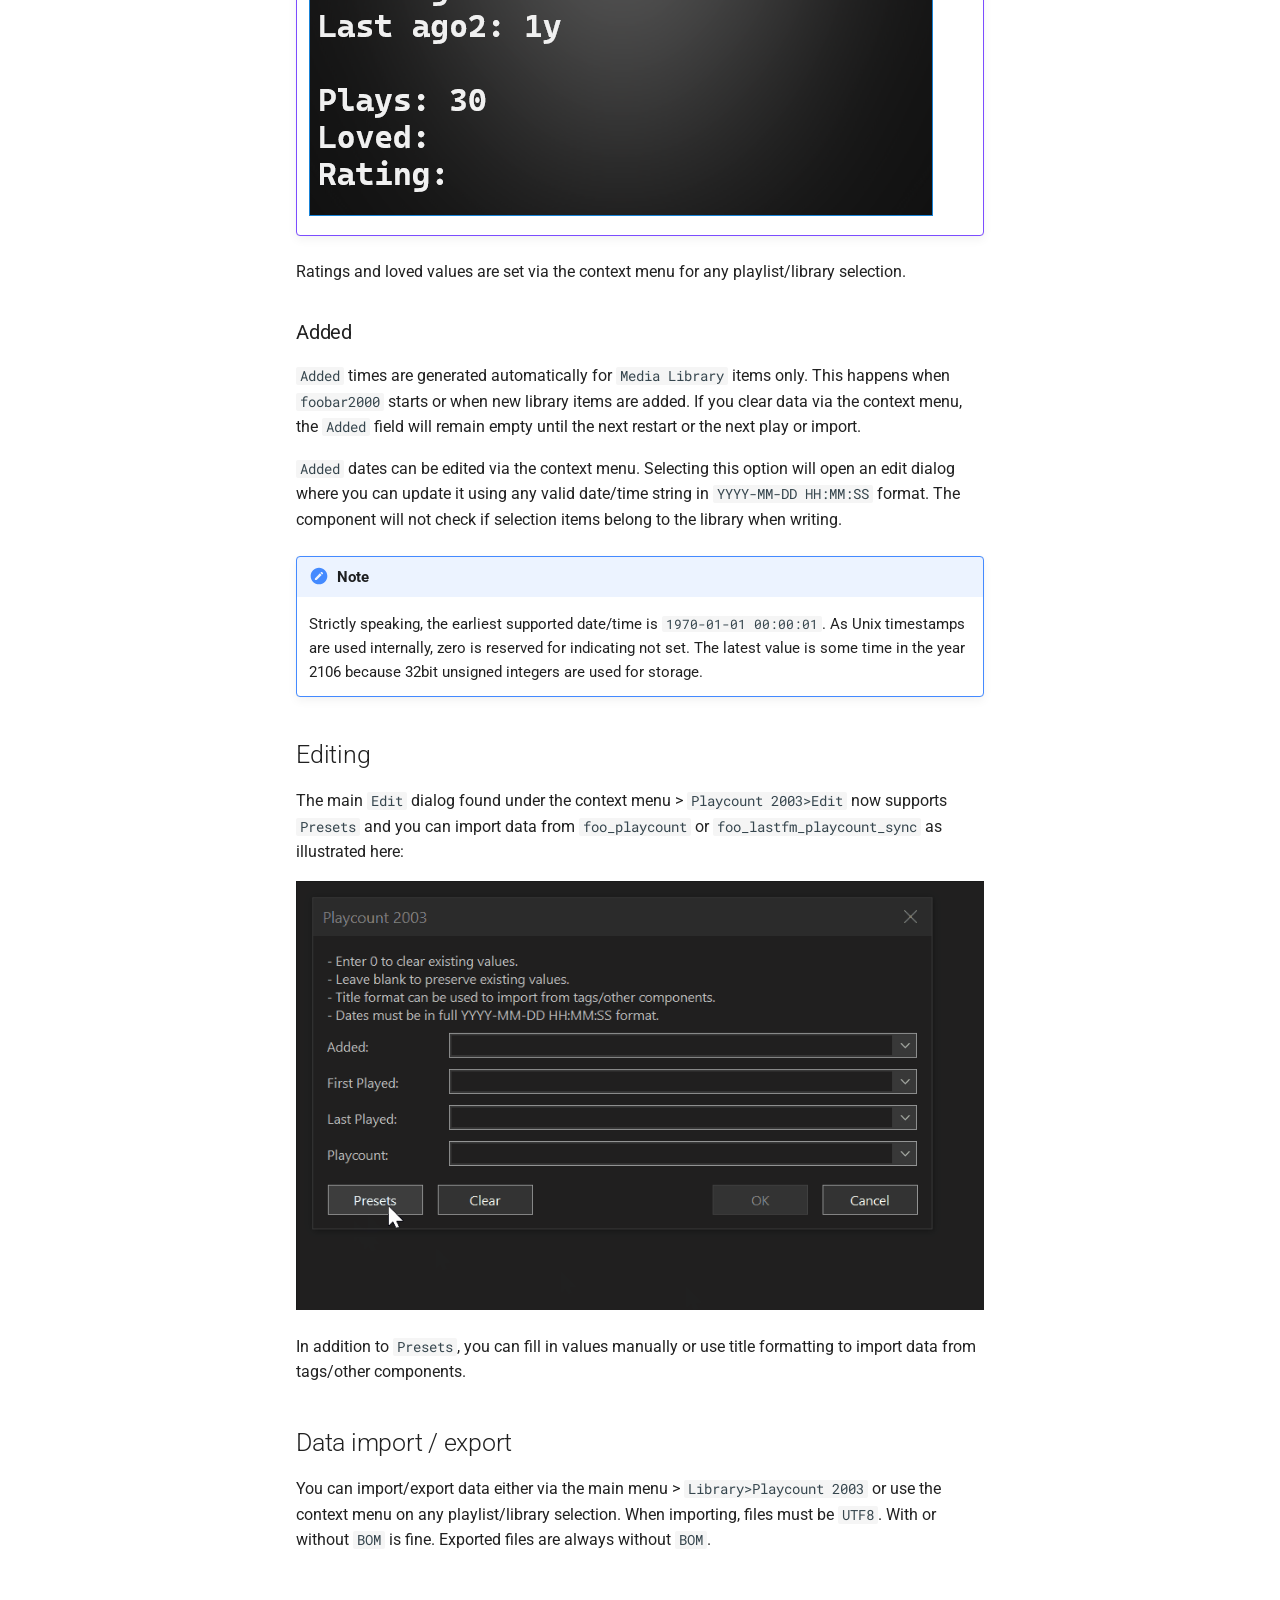
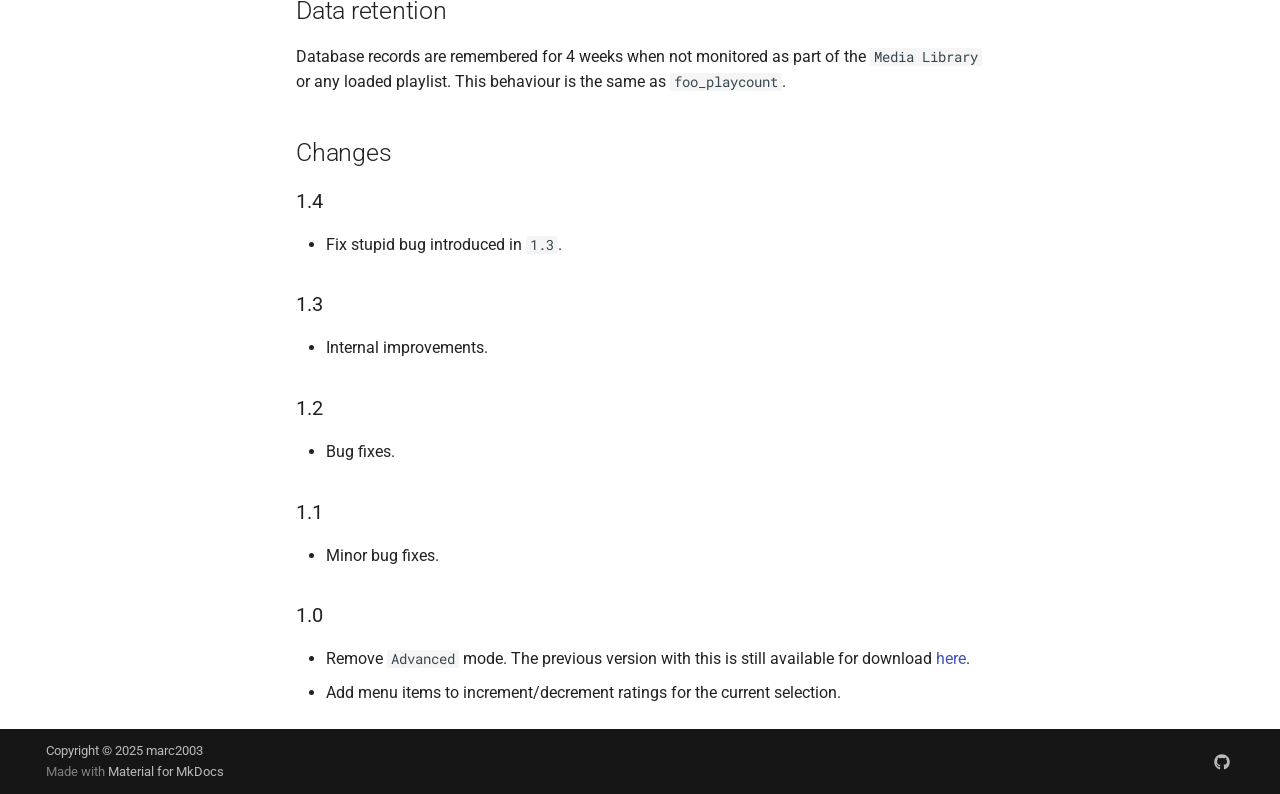
<file: component/playcount-2003/index.html>
<!doctype html>
<html lang="en" class="no-js">
  <head>
    
      <meta charset="utf-8">
      <meta name="viewport" content="width=device-width,initial-scale=1">
      
      
      
      
        <link rel="prev" href="../musicbrainz64/">
      
      
        <link rel="next" href="../playlist-fix/">
      
      
      <link rel="icon" href="../../assets/images/favicon.png">
      <meta name="generator" content="mkdocs-1.6.1, mkdocs-material-9.6.21">
    
    
      
        <title>Playcount 2003 - marc2k3</title>
      
    
    
      <link rel="stylesheet" href="../../assets/stylesheets/main.2a3383ac.min.css">
      
        
        <link rel="stylesheet" href="../../assets/stylesheets/palette.06af60db.min.css">
      
      


    
    
      
    
    
      
        
        
        <link rel="preconnect" href="https://fonts.gstatic.com" crossorigin>
        <link rel="stylesheet" href="https://fonts.googleapis.com/css?family=Roboto:300,300i,400,400i,700,700i%7CRoboto+Mono:400,400i,700,700i&display=fallback">
        <style>:root{--md-text-font:"Roboto";--md-code-font:"Roboto Mono"}</style>
      
    
    
      <link rel="stylesheet" href="../../stylesheets/extra.css">
    
    <script>__md_scope=new URL("../..",location),__md_hash=e=>[...e].reduce(((e,_)=>(e<<5)-e+_.charCodeAt(0)),0),__md_get=(e,_=localStorage,t=__md_scope)=>JSON.parse(_.getItem(t.pathname+"."+e)),__md_set=(e,_,t=localStorage,a=__md_scope)=>{try{t.setItem(a.pathname+"."+e,JSON.stringify(_))}catch(e){}}</script>
    
      

    
    
    
  </head>
  
  
    
    
      
    
    
    
    
    <body dir="ltr" data-md-color-scheme="default" data-md-color-primary="indigo" data-md-color-accent="indigo">
  
    
    <input class="md-toggle" data-md-toggle="drawer" type="checkbox" id="__drawer" autocomplete="off">
    <input class="md-toggle" data-md-toggle="search" type="checkbox" id="__search" autocomplete="off">
    <label class="md-overlay" for="__drawer"></label>
    <div data-md-component="skip">
      
        
        <a href="#playcount-2003" class="md-skip">
          Skip to content
        </a>
      
    </div>
    <div data-md-component="announce">
      
    </div>
    
    
      

  

<header class="md-header md-header--shadow" data-md-component="header">
  <nav class="md-header__inner md-grid" aria-label="Header">
    <a href="../.." title="marc2k3" class="md-header__button md-logo" aria-label="marc2k3" data-md-component="logo">
      
  
  <svg xmlns="http://www.w3.org/2000/svg" viewBox="0 0 24 24"><path d="M12 8a3 3 0 0 0 3-3 3 3 0 0 0-3-3 3 3 0 0 0-3 3 3 3 0 0 0 3 3m0 3.54C9.64 9.35 6.5 8 3 8v11c3.5 0 6.64 1.35 9 3.54 2.36-2.19 5.5-3.54 9-3.54V8c-3.5 0-6.64 1.35-9 3.54"/></svg>

    </a>
    <label class="md-header__button md-icon" for="__drawer">
      
      <svg xmlns="http://www.w3.org/2000/svg" viewBox="0 0 24 24"><path d="M3 6h18v2H3zm0 5h18v2H3zm0 5h18v2H3z"/></svg>
    </label>
    <div class="md-header__title" data-md-component="header-title">
      <div class="md-header__ellipsis">
        <div class="md-header__topic">
          <span class="md-ellipsis">
            marc2k3
          </span>
        </div>
        <div class="md-header__topic" data-md-component="header-topic">
          <span class="md-ellipsis">
            
              Playcount 2003
            
          </span>
        </div>
      </div>
    </div>
    
      
        <form class="md-header__option" data-md-component="palette">
  
    
    
    
    <input class="md-option" data-md-color-media="" data-md-color-scheme="default" data-md-color-primary="indigo" data-md-color-accent="indigo"  aria-label="Switch to dark mode"  type="radio" name="__palette" id="__palette_0">
    
      <label class="md-header__button md-icon" title="Switch to dark mode" for="__palette_1" hidden>
        <svg xmlns="http://www.w3.org/2000/svg" viewBox="0 0 24 24"><path d="M12 2a7 7 0 0 1 7 7c0 2.38-1.19 4.47-3 5.74V17a1 1 0 0 1-1 1H9a1 1 0 0 1-1-1v-2.26C6.19 13.47 5 11.38 5 9a7 7 0 0 1 7-7M9 21v-1h6v1a1 1 0 0 1-1 1h-4a1 1 0 0 1-1-1m3-17a5 5 0 0 0-5 5c0 2.05 1.23 3.81 3 4.58V16h4v-2.42c1.77-.77 3-2.53 3-4.58a5 5 0 0 0-5-5"/></svg>
      </label>
    
  
    
    
    
    <input class="md-option" data-md-color-media="" data-md-color-scheme="slate" data-md-color-primary="indigo" data-md-color-accent="indigo"  aria-label="Switch to light mode"  type="radio" name="__palette" id="__palette_1">
    
      <label class="md-header__button md-icon" title="Switch to light mode" for="__palette_0" hidden>
        <svg xmlns="http://www.w3.org/2000/svg" viewBox="0 0 24 24"><path d="M12 2a7 7 0 0 0-7 7c0 2.38 1.19 4.47 3 5.74V17a1 1 0 0 0 1 1h6a1 1 0 0 0 1-1v-2.26c1.81-1.27 3-3.36 3-5.74a7 7 0 0 0-7-7M9 21a1 1 0 0 0 1 1h4a1 1 0 0 0 1-1v-1H9z"/></svg>
      </label>
    
  
</form>
      
    
    
      <script>var palette=__md_get("__palette");if(palette&&palette.color){if("(prefers-color-scheme)"===palette.color.media){var media=matchMedia("(prefers-color-scheme: light)"),input=document.querySelector(media.matches?"[data-md-color-media='(prefers-color-scheme: light)']":"[data-md-color-media='(prefers-color-scheme: dark)']");palette.color.media=input.getAttribute("data-md-color-media"),palette.color.scheme=input.getAttribute("data-md-color-scheme"),palette.color.primary=input.getAttribute("data-md-color-primary"),palette.color.accent=input.getAttribute("data-md-color-accent")}for(var[key,value]of Object.entries(palette.color))document.body.setAttribute("data-md-color-"+key,value)}</script>
    
    
    
      
      
        <label class="md-header__button md-icon" for="__search">
          
          <svg xmlns="http://www.w3.org/2000/svg" viewBox="0 0 24 24"><path d="M9.5 3A6.5 6.5 0 0 1 16 9.5c0 1.61-.59 3.09-1.56 4.23l.27.27h.79l5 5-1.5 1.5-5-5v-.79l-.27-.27A6.52 6.52 0 0 1 9.5 16 6.5 6.5 0 0 1 3 9.5 6.5 6.5 0 0 1 9.5 3m0 2C7 5 5 7 5 9.5S7 14 9.5 14 14 12 14 9.5 12 5 9.5 5"/></svg>
        </label>
        <div class="md-search" data-md-component="search" role="dialog">
  <label class="md-search__overlay" for="__search"></label>
  <div class="md-search__inner" role="search">
    <form class="md-search__form" name="search">
      <input type="text" class="md-search__input" name="query" aria-label="Search" placeholder="Search" autocapitalize="off" autocorrect="off" autocomplete="off" spellcheck="false" data-md-component="search-query" required>
      <label class="md-search__icon md-icon" for="__search">
        
        <svg xmlns="http://www.w3.org/2000/svg" viewBox="0 0 24 24"><path d="M9.5 3A6.5 6.5 0 0 1 16 9.5c0 1.61-.59 3.09-1.56 4.23l.27.27h.79l5 5-1.5 1.5-5-5v-.79l-.27-.27A6.52 6.52 0 0 1 9.5 16 6.5 6.5 0 0 1 3 9.5 6.5 6.5 0 0 1 9.5 3m0 2C7 5 5 7 5 9.5S7 14 9.5 14 14 12 14 9.5 12 5 9.5 5"/></svg>
        
        <svg xmlns="http://www.w3.org/2000/svg" viewBox="0 0 24 24"><path d="M20 11v2H8l5.5 5.5-1.42 1.42L4.16 12l7.92-7.92L13.5 5.5 8 11z"/></svg>
      </label>
      <nav class="md-search__options" aria-label="Search">
        
        <button type="reset" class="md-search__icon md-icon" title="Clear" aria-label="Clear" tabindex="-1">
          
          <svg xmlns="http://www.w3.org/2000/svg" viewBox="0 0 24 24"><path d="M19 6.41 17.59 5 12 10.59 6.41 5 5 6.41 10.59 12 5 17.59 6.41 19 12 13.41 17.59 19 19 17.59 13.41 12z"/></svg>
        </button>
      </nav>
      
    </form>
    <div class="md-search__output">
      <div class="md-search__scrollwrap" tabindex="0" data-md-scrollfix>
        <div class="md-search-result" data-md-component="search-result">
          <div class="md-search-result__meta">
            Initializing search
          </div>
          <ol class="md-search-result__list" role="presentation"></ol>
        </div>
      </div>
    </div>
  </div>
</div>
      
    
    
  </nav>
  
</header>
    
    <div class="md-container" data-md-component="container">
      
      
        
          
        
      
      <main class="md-main" data-md-component="main">
        <div class="md-main__inner md-grid">
          
            
              
              <div class="md-sidebar md-sidebar--primary" data-md-component="sidebar" data-md-type="navigation" >
                <div class="md-sidebar__scrollwrap">
                  <div class="md-sidebar__inner">
                    



<nav class="md-nav md-nav--primary" aria-label="Navigation" data-md-level="0">
  <label class="md-nav__title" for="__drawer">
    <a href="../.." title="marc2k3" class="md-nav__button md-logo" aria-label="marc2k3" data-md-component="logo">
      
  
  <svg xmlns="http://www.w3.org/2000/svg" viewBox="0 0 24 24"><path d="M12 8a3 3 0 0 0 3-3 3 3 0 0 0-3-3 3 3 0 0 0-3 3 3 3 0 0 0 3 3m0 3.54C9.64 9.35 6.5 8 3 8v11c3.5 0 6.64 1.35 9 3.54 2.36-2.19 5.5-3.54 9-3.54V8c-3.5 0-6.64 1.35-9 3.54"/></svg>

    </a>
    marc2k3
  </label>
  
  <ul class="md-nav__list" data-md-scrollfix>
    
      
      
  
  
  
  
    <li class="md-nav__item">
      <a href="../.." class="md-nav__link">
        
  
  
  <span class="md-ellipsis">
    foobar2000 components
    
  </span>
  

      </a>
    </li>
  

    
      
      
  
  
    
  
  
  
    
    
    
    
      
        
        
      
    
    
    <li class="md-nav__item md-nav__item--active md-nav__item--section md-nav__item--nested">
      
        
        
        <input class="md-nav__toggle md-toggle " type="checkbox" id="__nav_2" checked>
        
          
          <label class="md-nav__link" for="__nav_2" id="__nav_2_label" tabindex="">
            
  
  
  <span class="md-ellipsis">
    Active
    
  </span>
  

            <span class="md-nav__icon md-icon"></span>
          </label>
        
        <nav class="md-nav" data-md-level="1" aria-labelledby="__nav_2_label" aria-expanded="true">
          <label class="md-nav__title" for="__nav_2">
            <span class="md-nav__icon md-icon"></span>
            Active
          </label>
          <ul class="md-nav__list" data-md-scrollfix>
            
              
                
  
  
  
  
    <li class="md-nav__item">
      <a href="../cover-utils/" class="md-nav__link">
        
  
  
  <span class="md-ellipsis">
    Cover Utils
    
  </span>
  

      </a>
    </li>
  

              
            
              
                
  
  
  
  
    <li class="md-nav__item">
      <a href="../musicbrainz64/" class="md-nav__link">
        
  
  
  <span class="md-ellipsis">
    MusicBrainz64
    
  </span>
  

      </a>
    </li>
  

              
            
              
                
  
  
    
  
  
  
    <li class="md-nav__item md-nav__item--active">
      
      <input class="md-nav__toggle md-toggle" type="checkbox" id="__toc">
      
      
        
      
      
        <label class="md-nav__link md-nav__link--active" for="__toc">
          
  
  
  <span class="md-ellipsis">
    Playcount 2003
    
  </span>
  

          <span class="md-nav__icon md-icon"></span>
        </label>
      
      <a href="./" class="md-nav__link md-nav__link--active">
        
  
  
  <span class="md-ellipsis">
    Playcount 2003
    
  </span>
  

      </a>
      
        

<nav class="md-nav md-nav--secondary" aria-label="Table of contents">
  
  
  
    
  
  
    <label class="md-nav__title" for="__toc">
      <span class="md-nav__icon md-icon"></span>
      Table of contents
    </label>
    <ul class="md-nav__list" data-md-component="toc" data-md-scrollfix>
      
        <li class="md-nav__item">
  <a href="#requirements" class="md-nav__link">
    <span class="md-ellipsis">
      Requirements
    </span>
  </a>
  
</li>
      
        <li class="md-nav__item">
  <a href="#overview" class="md-nav__link">
    <span class="md-ellipsis">
      Overview
    </span>
  </a>
  
</li>
      
        <li class="md-nav__item">
  <a href="#advanced-preferences" class="md-nav__link">
    <span class="md-ellipsis">
      Advanced Preferences
    </span>
  </a>
  
    <nav class="md-nav" aria-label="Advanced Preferences">
      <ul class="md-nav__list">
        
          <li class="md-nav__item">
  <a href="#title-format-pattern" class="md-nav__link">
    <span class="md-ellipsis">
      Title format pattern
    </span>
  </a>
  
</li>
        
          <li class="md-nav__item">
  <a href="#log-track-as-played" class="md-nav__link">
    <span class="md-ellipsis">
      Log track as played
    </span>
  </a>
  
</li>
        
      </ul>
    </nav>
  
</li>
      
        <li class="md-nav__item">
  <a href="#available-fields" class="md-nav__link">
    <span class="md-ellipsis">
      Available fields
    </span>
  </a>
  
    <nav class="md-nav" aria-label="Available fields">
      <ul class="md-nav__list">
        
          <li class="md-nav__item">
  <a href="#added" class="md-nav__link">
    <span class="md-ellipsis">
      Added
    </span>
  </a>
  
</li>
        
      </ul>
    </nav>
  
</li>
      
        <li class="md-nav__item">
  <a href="#editing" class="md-nav__link">
    <span class="md-ellipsis">
      Editing
    </span>
  </a>
  
</li>
      
        <li class="md-nav__item">
  <a href="#data-import-export" class="md-nav__link">
    <span class="md-ellipsis">
      Data import / export
    </span>
  </a>
  
</li>
      
        <li class="md-nav__item">
  <a href="#data-retention" class="md-nav__link">
    <span class="md-ellipsis">
      Data retention
    </span>
  </a>
  
</li>
      
        <li class="md-nav__item">
  <a href="#changes" class="md-nav__link">
    <span class="md-ellipsis">
      Changes
    </span>
  </a>
  
    <nav class="md-nav" aria-label="Changes">
      <ul class="md-nav__list">
        
          <li class="md-nav__item">
  <a href="#14" class="md-nav__link">
    <span class="md-ellipsis">
      1.4
    </span>
  </a>
  
</li>
        
          <li class="md-nav__item">
  <a href="#13" class="md-nav__link">
    <span class="md-ellipsis">
      1.3
    </span>
  </a>
  
</li>
        
          <li class="md-nav__item">
  <a href="#12" class="md-nav__link">
    <span class="md-ellipsis">
      1.2
    </span>
  </a>
  
</li>
        
          <li class="md-nav__item">
  <a href="#11" class="md-nav__link">
    <span class="md-ellipsis">
      1.1
    </span>
  </a>
  
</li>
        
          <li class="md-nav__item">
  <a href="#10" class="md-nav__link">
    <span class="md-ellipsis">
      1.0
    </span>
  </a>
  
</li>
        
      </ul>
    </nav>
  
</li>
      
    </ul>
  
</nav>
      
    </li>
  

              
            
              
                
  
  
  
  
    <li class="md-nav__item">
      <a href="../playlist-fix/" class="md-nav__link">
        
  
  
  <span class="md-ellipsis">
    Playlist Fix
    
  </span>
  

      </a>
    </li>
  

              
            
              
                
  
  
  
  
    <li class="md-nav__item">
      <a href="../queue-viewer/" class="md-nav__link">
        
  
  
  <span class="md-ellipsis">
    Queue Viewer
    
  </span>
  

      </a>
    </li>
  

              
            
          </ul>
        </nav>
      
    </li>
  

    
      
      
  
  
  
  
    
    
    
    
      
        
        
      
    
    
    <li class="md-nav__item md-nav__item--section md-nav__item--nested">
      
        
        
        <input class="md-nav__toggle md-toggle " type="checkbox" id="__nav_3" >
        
          
          <label class="md-nav__link" for="__nav_3" id="__nav_3_label" tabindex="">
            
  
  
  <span class="md-ellipsis">
    Abandoned
    
  </span>
  

            <span class="md-nav__icon md-icon"></span>
          </label>
        
        <nav class="md-nav" data-md-level="1" aria-labelledby="__nav_3_label" aria-expanded="false">
          <label class="md-nav__title" for="__nav_3">
            <span class="md-nav__icon md-icon"></span>
            Abandoned
          </label>
          <ul class="md-nav__list" data-md-scrollfix>
            
              
                
  
  
  
  
    <li class="md-nav__item">
      <a href="../lastfm-playcount-sync/" class="md-nav__link">
        
  
  
  <span class="md-ellipsis">
    Last.fm Playcount Sync
    
  </span>
  

      </a>
    </li>
  

              
            
              
                
  
  
  
  
    <li class="md-nav__item">
      <a href="../playcount-2003-legacy/" class="md-nav__link">
        
  
  
  <span class="md-ellipsis">
    Playcount 2003 - Legacy
    
  </span>
  

      </a>
    </li>
  

              
            
              
                
  
  
  
  
    <li class="md-nav__item">
      <a href="../play-track/" class="md-nav__link">
        
  
  
  <span class="md-ellipsis">
    Play Track
    
  </span>
  

      </a>
    </li>
  

              
            
              
                
  
  
  
  
    <li class="md-nav__item">
      <a href="../qsearch/" class="md-nav__link">
        
  
  
  <span class="md-ellipsis">
    QSearch
    
  </span>
  

      </a>
    </li>
  

              
            
              
                
  
  
  
  
    <li class="md-nav__item">
      <a href="../run-main/" class="md-nav__link">
        
  
  
  <span class="md-ellipsis">
    Run Main
    
  </span>
  

      </a>
    </li>
  

              
            
          </ul>
        </nav>
      
    </li>
  

    
  </ul>
</nav>
                  </div>
                </div>
              </div>
            
            
              
              <div class="md-sidebar md-sidebar--secondary" data-md-component="sidebar" data-md-type="toc" >
                <div class="md-sidebar__scrollwrap">
                  <div class="md-sidebar__inner">
                    

<nav class="md-nav md-nav--secondary" aria-label="Table of contents">
  
  
  
    
  
  
    <label class="md-nav__title" for="__toc">
      <span class="md-nav__icon md-icon"></span>
      Table of contents
    </label>
    <ul class="md-nav__list" data-md-component="toc" data-md-scrollfix>
      
        <li class="md-nav__item">
  <a href="#requirements" class="md-nav__link">
    <span class="md-ellipsis">
      Requirements
    </span>
  </a>
  
</li>
      
        <li class="md-nav__item">
  <a href="#overview" class="md-nav__link">
    <span class="md-ellipsis">
      Overview
    </span>
  </a>
  
</li>
      
        <li class="md-nav__item">
  <a href="#advanced-preferences" class="md-nav__link">
    <span class="md-ellipsis">
      Advanced Preferences
    </span>
  </a>
  
    <nav class="md-nav" aria-label="Advanced Preferences">
      <ul class="md-nav__list">
        
          <li class="md-nav__item">
  <a href="#title-format-pattern" class="md-nav__link">
    <span class="md-ellipsis">
      Title format pattern
    </span>
  </a>
  
</li>
        
          <li class="md-nav__item">
  <a href="#log-track-as-played" class="md-nav__link">
    <span class="md-ellipsis">
      Log track as played
    </span>
  </a>
  
</li>
        
      </ul>
    </nav>
  
</li>
      
        <li class="md-nav__item">
  <a href="#available-fields" class="md-nav__link">
    <span class="md-ellipsis">
      Available fields
    </span>
  </a>
  
    <nav class="md-nav" aria-label="Available fields">
      <ul class="md-nav__list">
        
          <li class="md-nav__item">
  <a href="#added" class="md-nav__link">
    <span class="md-ellipsis">
      Added
    </span>
  </a>
  
</li>
        
      </ul>
    </nav>
  
</li>
      
        <li class="md-nav__item">
  <a href="#editing" class="md-nav__link">
    <span class="md-ellipsis">
      Editing
    </span>
  </a>
  
</li>
      
        <li class="md-nav__item">
  <a href="#data-import-export" class="md-nav__link">
    <span class="md-ellipsis">
      Data import / export
    </span>
  </a>
  
</li>
      
        <li class="md-nav__item">
  <a href="#data-retention" class="md-nav__link">
    <span class="md-ellipsis">
      Data retention
    </span>
  </a>
  
</li>
      
        <li class="md-nav__item">
  <a href="#changes" class="md-nav__link">
    <span class="md-ellipsis">
      Changes
    </span>
  </a>
  
    <nav class="md-nav" aria-label="Changes">
      <ul class="md-nav__list">
        
          <li class="md-nav__item">
  <a href="#14" class="md-nav__link">
    <span class="md-ellipsis">
      1.4
    </span>
  </a>
  
</li>
        
          <li class="md-nav__item">
  <a href="#13" class="md-nav__link">
    <span class="md-ellipsis">
      1.3
    </span>
  </a>
  
</li>
        
          <li class="md-nav__item">
  <a href="#12" class="md-nav__link">
    <span class="md-ellipsis">
      1.2
    </span>
  </a>
  
</li>
        
          <li class="md-nav__item">
  <a href="#11" class="md-nav__link">
    <span class="md-ellipsis">
      1.1
    </span>
  </a>
  
</li>
        
          <li class="md-nav__item">
  <a href="#10" class="md-nav__link">
    <span class="md-ellipsis">
      1.0
    </span>
  </a>
  
</li>
        
      </ul>
    </nav>
  
</li>
      
    </ul>
  
</nav>
                  </div>
                </div>
              </div>
            
          
          
            <div class="md-content" data-md-component="content">
              <article class="md-content__inner md-typeset">
                
                  



<h1 id="playcount-2003">Playcount 2003<a class="headerlink" href="#playcount-2003" title="Permanent link">#</a></h1>
<div class="admonition important">
<p class="admonition-title">Important</p>
<p>If you're using <code>0.3.0</code> or earlier with <code>Advanced</code> mode enabled, you must not update to
this version as it will cause data loss.</p>
<p>Updating from older versions in <code>Simple</code> mode is fine and existing data will be preserved.</p>
</div>
<h2 id="requirements">Requirements<a class="headerlink" href="#requirements" title="Permanent link">#</a></h2>
<ul>
<li><code>foobar2000</code> <code>2.24</code> or later. 32bit and 64bit are both supported.</li>
<li><code>Windows 10</code> or later</li>
</ul>
<p><a class="md-button" href="../../files/foo_playcount_2003-1.4.fb2k-component">Download <span class="twemoji"><svg xmlns="http://www.w3.org/2000/svg" viewBox="0 0 24 24"><path d="M5 20h14v-2H5m14-9h-4V3H9v6H5l7 7z"/></svg></span></a></p>
<h2 id="overview">Overview<a class="headerlink" href="#overview" title="Permanent link">#</a></h2>
<p>This component uses the same database backend that <code>foo_playcount</code> utilises
for logging plays but has many more advanced features and fewer limitations.</p>
<ul>
<li>Playcounts and dates can edited for any context menu selection.</li>
<li>Data can be imported from file tags or fields provided by other components.</li>
<li>Ratings up to 10 are supported.</li>
<li>You can customise how long you have to listen before a play count is incremented.</li>
<li>The current time is available via title formatting as a full date time string or Unix timestamp.</li>
<li>First played, last played and added are all available as Unix timestamps.</li>
<li>How records are bound to tracks can be configured in the <code>Advanced Preferences</code>.</li>
</ul>
<h2 id="advanced-preferences">Advanced Preferences<a class="headerlink" href="#advanced-preferences" title="Permanent link">#</a></h2>
<p>The first thing you'll want to do after installing this is check <code>File&gt;Preferences&gt;Advanced&gt;Tools&gt;Playcount 2003</code>.</p>
<p><img alt="playcount preferences" src="../../images/playcount-2003-preferences-current.png" /></p>
<div class="admonition note">
<p class="admonition-title">Note</p>
<p>It's important that the title format pattern is decided on before starting as any change causes immediate data loss.
<code>foobar2000</code> will prompt you to restart when changing that setting.</p>
</div>
<h3 id="title-format-pattern">Title format pattern<a class="headerlink" href="#title-format-pattern" title="Permanent link">#</a></h3>
<p>This is how database records are bound to your tracks. The default of <code>%path%|%subsong%</code> does
mean every track will have unique data.</p>
<div class="admonition note">
<p class="admonition-title">Note</p>
<p>Using the default pattern, statistics can survive files being moved or copied when using <a href="https://wiki.hydrogenaud.io/index.php?title=Foobar2000:File_Operations_(foo_fileops)">file operations</a> but
cuesheets/other tracks with multiple chapters are not supported. If that is not acceptable,
you should change it to a pattern that makes use of tags instead. You might consider a pattern like</p>
<div class="highlight"><pre><span></span><code>%album artist%|%album%|%date%|%discnumber%|%artist%|%tracknumber%|%title%
</code></pre></div>
</div>
<h3 id="log-track-as-played">Log track as played<a class="headerlink" href="#log-track-as-played" title="Permanent link">#</a></h3>
<p>The default is to use the same rules as <code>foo_playcount</code>. This means you have to listen to at least 1 minute for it to count. If the track is shorter than one minute, you have to listen to all of it.</p>
<p>Now you can customise the time in seconds by entering a number or making it dynamic by using title formatting. If the title format pattern does not evaluate to a number, the track won't be logged.</p>
<p>You must take care to cover every scenario because there is no safety net. For example if you enter <code>30</code>, no track shorter than that will ever count.</p>
<p>Therefore you should consider using <code>%length_seconds%</code>.</p>
<div class="admonition example">
<p class="admonition-title">Example</p>
<div class="highlight"><span class="filename">20%</span><pre><span></span><code>$div(%length_seconds%,5)
</code></pre></div>
<div class="highlight"><span class="filename">Half the track length or 30 seconds, whichever is lower.</span><pre><span></span><code>$if(%length_seconds%,$min($div(%length_seconds%,2),30),)
</code></pre></div>
<div class="highlight"><span class="filename">The whole track</span><pre><span></span><code>$sub(%length_seconds%,1)
</code></pre></div>
</div>
<div class="admonition note">
<p class="admonition-title">Note</p>
<p>For this last example, you cannot use <code>%length_seconds%</code> on its own because lengths may be rounded up
and the counter will never reach it.</p>
</div>
<h2 id="available-fields">Available fields<a class="headerlink" href="#available-fields" title="Permanent link">#</a></h2>
<p>These fields are available globally in <code>foobar2000</code> in any playlist columns/search/3rd party panel.</p>
<div class="highlight"><span class="filename">Full date/time strings</span><pre><span></span><code>%2003_now%
%2003_added%
%2003_first_played%
%2003_last_played%
</code></pre></div>
<div class="highlight"><span class="filename">Unix timestamps (number of seconds since 1st January 1970)</span><pre><span></span><code>%2003_now_ts%
%2003_added_ts%
%2003_first_played_ts%
%2003_last_played_ts%
</code></pre></div>
<div class="highlight"><span class="filename">Numbers</span><pre><span></span><code>%2003_playcount%
%2003_loved%
%2003_rating%
</code></pre></div>
<div class="highlight"><span class="filename">Calculated difference since now, formatted in weeks, days, hours, minutes, seconds</span><pre><span></span><code>%2003_added_ago%
%2003_first_played_ago%
%2003_last_played_ago%
</code></pre></div>
<div class="highlight"><span class="filename">Calculated difference since now, formatted in years and months. Weeks and days are only shown if less than one year</span><pre><span></span><code>%2003_added_ago2%
%2003_first_played_ago2%
%2003_last_played_ago2%
</code></pre></div>
<div class="admonition example">
<p class="admonition-title">Example</p>
<div class="highlight"><pre><span></span><code>Added: %2003_added%
$crlf()
Added ago: %2003_added_ago%
$crlf()
Added ago2: %2003_added_ago2%
$crlf()
$crlf()
First: %2003_first_played%
$crlf()
First ago: %2003_first_played_ago%
$crlf()
First ago2: %2003_first_played_ago2% 
$crlf()
$crlf()
Last: %2003_last_played%
$crlf()
Last ago: %2003_last_played_ago%
$crlf()
Last ago2: %2003_last_played_ago2%
$crlf()
$crlf()
Plays: %2003_playcount%
$crlf()
Loved: %2003_loved%
$crlf()
Rating: %2003_rating%
</code></pre></div>
<p><img alt="text display" src="../../images/playcount-2003-text-display.png" /></p>
</div>
<p>Ratings and loved values are set via the context menu for any playlist/library selection.</p>
<h3 id="added">Added<a class="headerlink" href="#added" title="Permanent link">#</a></h3>
<p><code>Added</code> times are generated automatically for <code>Media Library</code> items only. This happens when <code>foobar2000</code>
starts or when new library items are added. If you clear data via the context menu, the <code>Added</code> field
will remain empty until the next restart or the next play or import.</p>
<p><code>Added</code> dates can be edited via the context menu. Selecting this option will open an edit
dialog where you can update it using any valid date/time string in <code>YYYY-MM-DD HH:MM:SS</code> format.
The component will not check if selection items belong to the library when writing.</p>
<div class="admonition note">
<p class="admonition-title">Note</p>
<p>Strictly speaking, the earliest supported date/time is <code>1970-01-01 00:00:01</code>. As Unix timestamps are used
internally, zero is reserved for indicating not set. The latest value is some time in the year 2106
because 32bit unsigned integers are used for storage.</p>
</div>
<h2 id="editing">Editing<a class="headerlink" href="#editing" title="Permanent link">#</a></h2>
<p>The main <code>Edit</code> dialog found under the context menu &gt; <code>Playcount 2003&gt;Edit</code> now supports <code>Presets</code> and
you can import data from <code>foo_playcount</code> or <code>foo_lastfm_playcount_sync</code> as illustrated here:</p>
<p><img alt="playcount edit dialog" src="../../images/playcount-2003-presets.gif" /></p>
<p>In addition to <code>Presets</code>, you can fill in values manually or use title formatting to import data from tags/other
components.</p>
<h2 id="data-import-export">Data import / export<a class="headerlink" href="#data-import-export" title="Permanent link">#</a></h2>
<p>You can import/export data either via the main menu &gt; <code>Library&gt;Playcount 2003</code> or use the context menu
on any playlist/library selection. When importing, files must be <code>UTF8</code>. With or without <code>BOM</code> is
fine. Exported files are always without <code>BOM</code>.</p>
<h2 id="data-retention">Data retention<a class="headerlink" href="#data-retention" title="Permanent link">#</a></h2>
<p>Database records are remembered for 4 weeks when not monitored as part of the <code>Media Library</code> or any loaded playlist. This behaviour is the same as <code>foo_playcount</code>.</p>
<h2 id="changes">Changes<a class="headerlink" href="#changes" title="Permanent link">#</a></h2>
<h3 id="14">1.4<a class="headerlink" href="#14" title="Permanent link">#</a></h3>
<ul>
<li>Fix stupid bug introduced in <code>1.3</code>.</li>
</ul>
<h3 id="13">1.3<a class="headerlink" href="#13" title="Permanent link">#</a></h3>
<ul>
<li>Internal improvements.</li>
</ul>
<h3 id="12">1.2<a class="headerlink" href="#12" title="Permanent link">#</a></h3>
<ul>
<li>Bug fixes.</li>
</ul>
<h3 id="11">1.1<a class="headerlink" href="#11" title="Permanent link">#</a></h3>
<ul>
<li>Minor bug fixes.</li>
</ul>
<h3 id="10">1.0<a class="headerlink" href="#10" title="Permanent link">#</a></h3>
<ul>
<li>Remove <code>Advanced</code> mode. The previous version with this is still available for download <a href="../playcount-2003-legacy/">here</a>.</li>
<li>Add menu items to increment/decrement ratings for the current selection.</li>
</ul>












                
              </article>
            </div>
          
          
<script>var target=document.getElementById(location.hash.slice(1));target&&target.name&&(target.checked=target.name.startsWith("__tabbed_"))</script>
        </div>
        
      </main>
      
        <footer class="md-footer">
  
  <div class="md-footer-meta md-typeset">
    <div class="md-footer-meta__inner md-grid">
      <div class="md-copyright">
  
    <div class="md-copyright__highlight">
      Copyright &copy; 2025 marc2003
    </div>
  
  
    Made with
    <a href="https://squidfunk.github.io/mkdocs-material/" target="_blank" rel="noopener">
      Material for MkDocs
    </a>
  
</div>
      
        
<div class="md-social">
  
    
    
    
    
      
      
    
    <a href="https://github.com/marc2k3" target="_blank" rel="noopener" title="github.com" class="md-social__link">
      <svg xmlns="http://www.w3.org/2000/svg" viewBox="0 0 512 512"><!--! Font Awesome Free 7.0.1 by @fontawesome - https://fontawesome.com License - https://fontawesome.com/license/free (Icons: CC BY 4.0, Fonts: SIL OFL 1.1, Code: MIT License) Copyright 2025 Fonticons, Inc.--><path d="M173.9 397.4c0 2-2.3 3.6-5.2 3.6-3.3.3-5.6-1.3-5.6-3.6 0-2 2.3-3.6 5.2-3.6 3-.3 5.6 1.3 5.6 3.6m-31.1-4.5c-.7 2 1.3 4.3 4.3 4.9 2.6 1 5.6 0 6.2-2s-1.3-4.3-4.3-5.2c-2.6-.7-5.5.3-6.2 2.3m44.2-1.7c-2.9.7-4.9 2.6-4.6 4.9.3 2 2.9 3.3 5.9 2.6 2.9-.7 4.9-2.6 4.6-4.6-.3-1.9-3-3.2-5.9-2.9M252.8 8C114.1 8 8 113.3 8 252c0 110.9 69.8 205.8 169.5 239.2 12.8 2.3 17.3-5.6 17.3-12.1 0-6.2-.3-40.4-.3-61.4 0 0-70 15-84.7-29.8 0 0-11.4-29.1-27.8-36.6 0 0-22.9-15.7 1.6-15.4 0 0 24.9 2 38.6 25.8 21.9 38.6 58.6 27.5 72.9 20.9 2.3-16 8.8-27.1 16-33.7-55.9-6.2-112.3-14.3-112.3-110.5 0-27.5 7.6-41.3 23.6-58.9-2.6-6.5-11.1-33.3 2.6-67.9 20.9-6.5 69 27 69 27 20-5.6 41.5-8.5 62.8-8.5s42.8 2.9 62.8 8.5c0 0 48.1-33.6 69-27 13.7 34.7 5.2 61.4 2.6 67.9 16 17.7 25.8 31.5 25.8 58.9 0 96.5-58.9 104.2-114.8 110.5 9.2 7.9 17 22.9 17 46.4 0 33.7-.3 75.4-.3 83.6 0 6.5 4.6 14.4 17.3 12.1C436.2 457.8 504 362.9 504 252 504 113.3 391.5 8 252.8 8M105.2 352.9c-1.3 1-1 3.3.7 5.2 1.6 1.6 3.9 2.3 5.2 1 1.3-1 1-3.3-.7-5.2-1.6-1.6-3.9-2.3-5.2-1m-10.8-8.1c-.7 1.3.3 2.9 2.3 3.9 1.6 1 3.6.7 4.3-.7.7-1.3-.3-2.9-2.3-3.9-2-.6-3.6-.3-4.3.7m32.4 35.6c-1.6 1.3-1 4.3 1.3 6.2 2.3 2.3 5.2 2.6 6.5 1 1.3-1.3.7-4.3-1.3-6.2-2.2-2.3-5.2-2.6-6.5-1m-11.4-14.7c-1.6 1-1.6 3.6 0 5.9s4.3 3.3 5.6 2.3c1.6-1.3 1.6-3.9 0-6.2-1.4-2.3-4-3.3-5.6-2"/></svg>
    </a>
  
</div>
      
    </div>
  </div>
</footer>
      
    </div>
    <div class="md-dialog" data-md-component="dialog">
      <div class="md-dialog__inner md-typeset"></div>
    </div>
    
    
    
      
      <script id="__config" type="application/json">{"base": "../..", "features": ["content.code.copy", "navigation.sections"], "search": "../../assets/javascripts/workers/search.973d3a69.min.js", "tags": null, "translations": {"clipboard.copied": "Copied to clipboard", "clipboard.copy": "Copy to clipboard", "search.result.more.one": "1 more on this page", "search.result.more.other": "# more on this page", "search.result.none": "No matching documents", "search.result.one": "1 matching document", "search.result.other": "# matching documents", "search.result.placeholder": "Type to start searching", "search.result.term.missing": "Missing", "select.version": "Select version"}, "version": null}</script>
    
    
      <script src="../../assets/javascripts/bundle.f55a23d4.min.js"></script>
      
    
  </body>
</html>
</file>
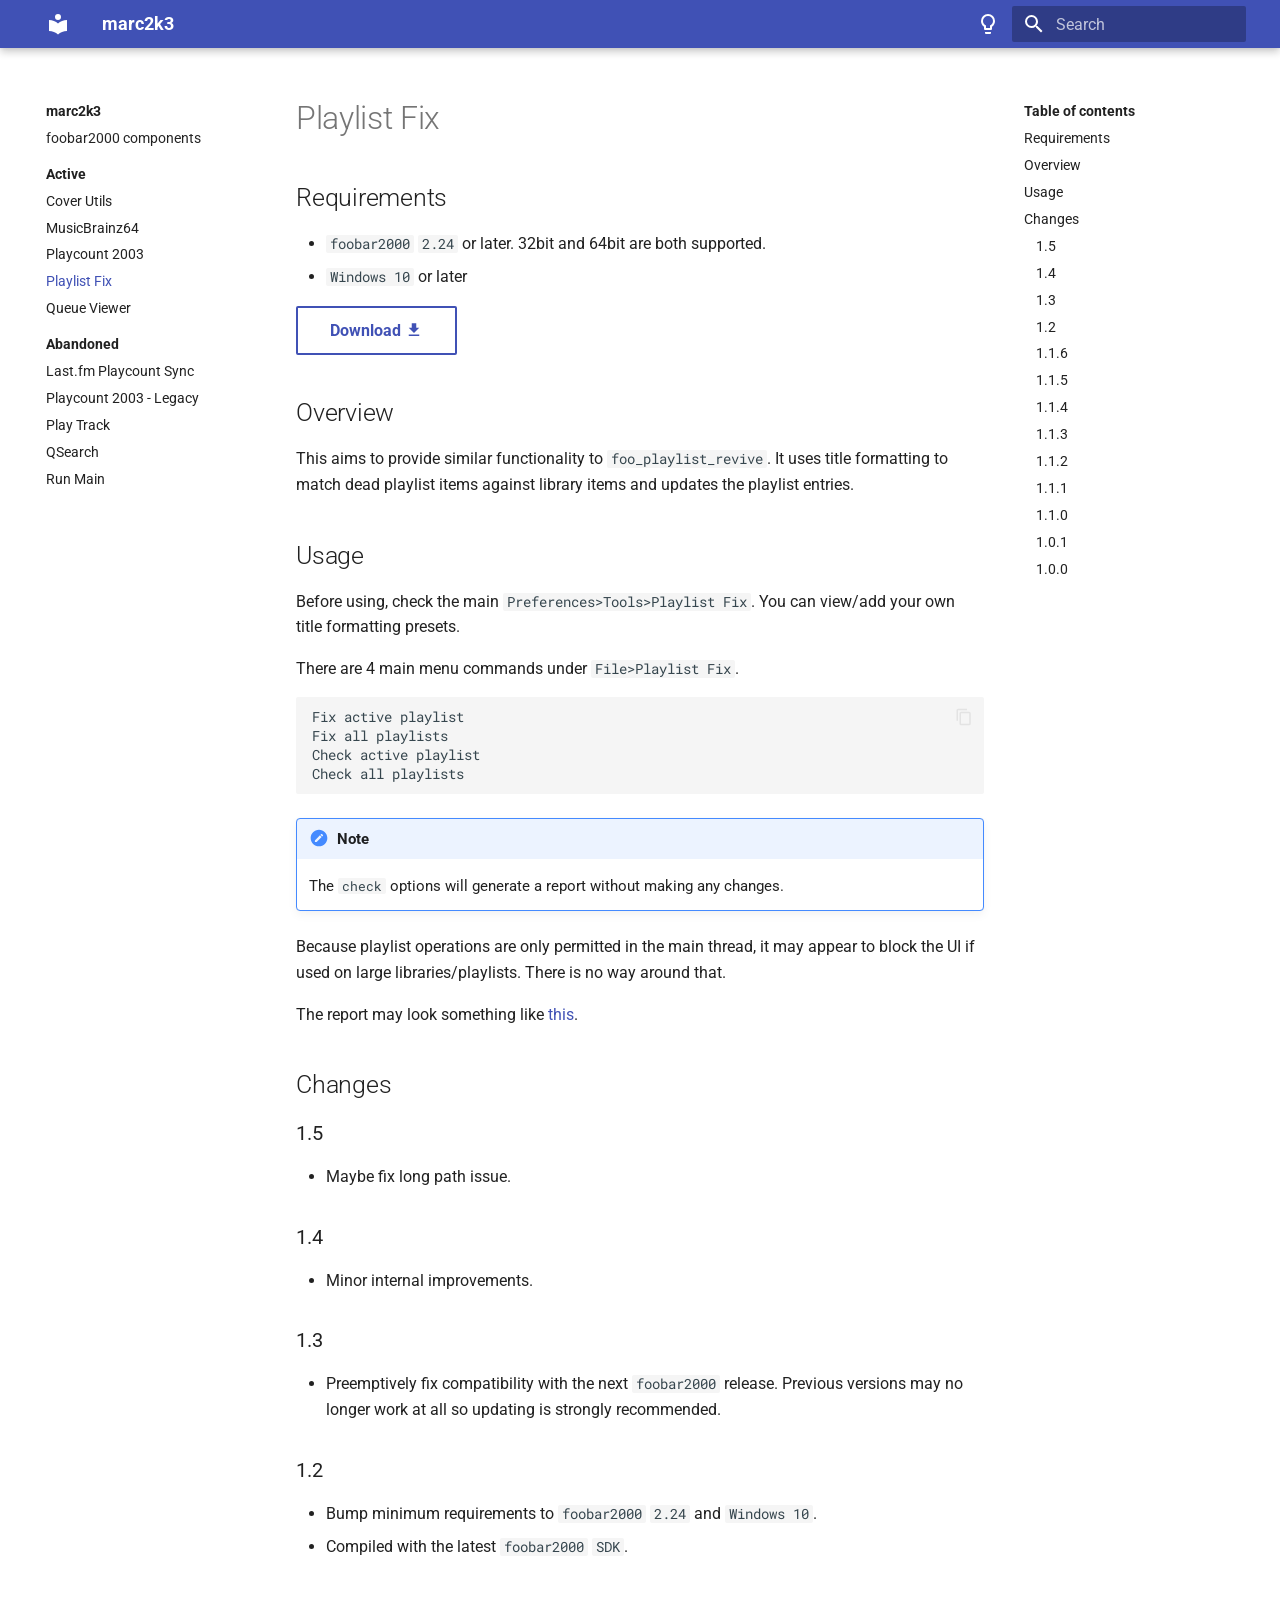
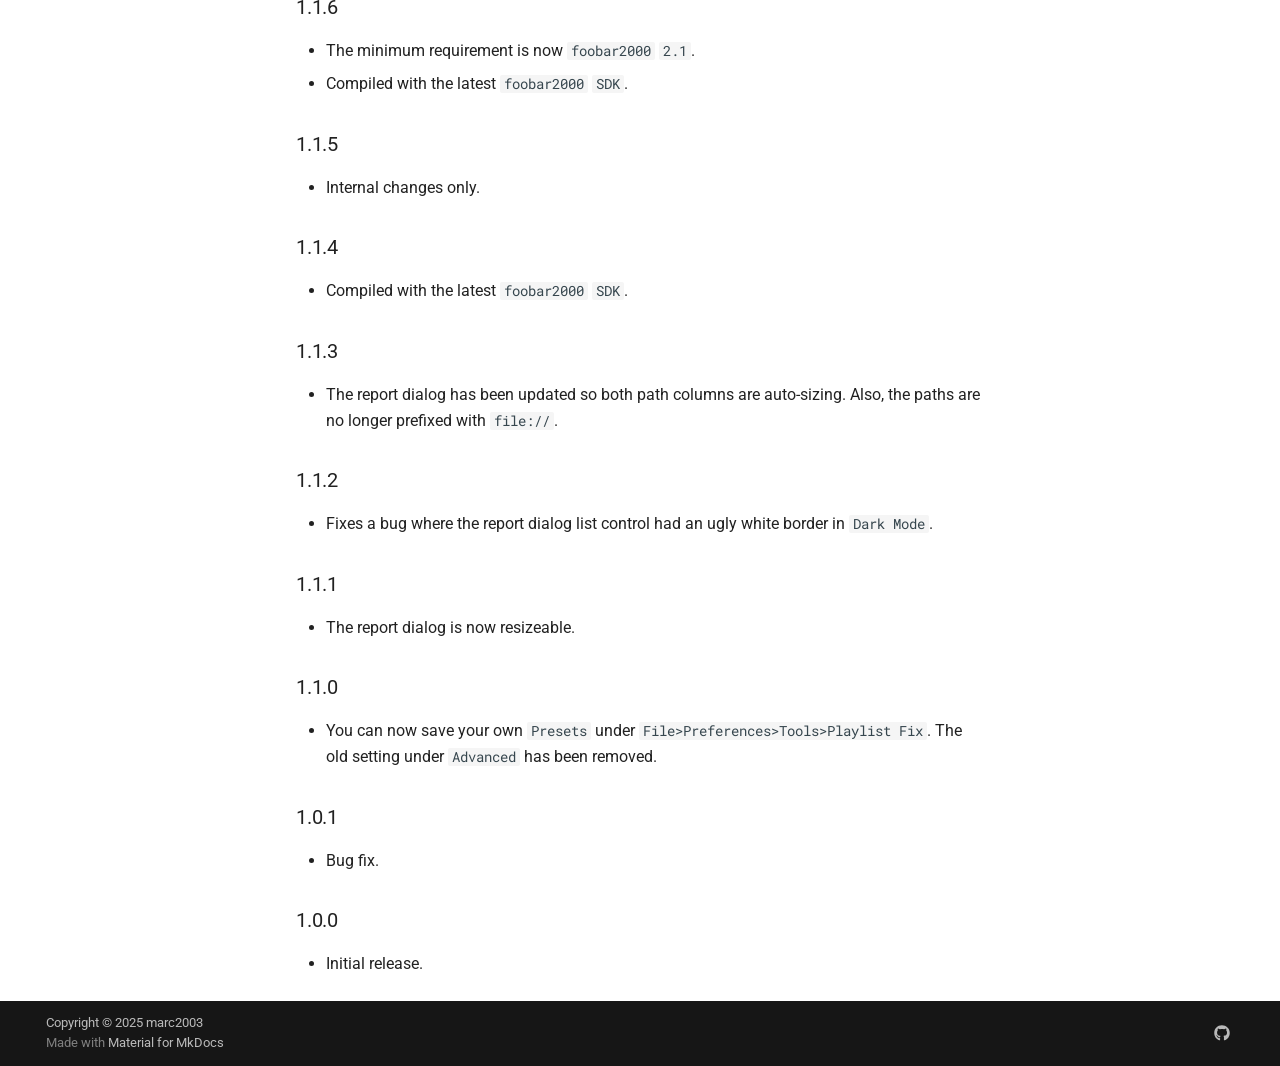
<file: component/playlist-fix/index.html>
<!doctype html>
<html lang="en" class="no-js">
  <head>
    
      <meta charset="utf-8">
      <meta name="viewport" content="width=device-width,initial-scale=1">
      
      
      
      
        <link rel="prev" href="../playcount-2003/">
      
      
        <link rel="next" href="../queue-viewer/">
      
      
      <link rel="icon" href="../../assets/images/favicon.png">
      <meta name="generator" content="mkdocs-1.6.1, mkdocs-material-9.6.21">
    
    
      
        <title>Playlist Fix - marc2k3</title>
      
    
    
      <link rel="stylesheet" href="../../assets/stylesheets/main.2a3383ac.min.css">
      
        
        <link rel="stylesheet" href="../../assets/stylesheets/palette.06af60db.min.css">
      
      


    
    
      
    
    
      
        
        
        <link rel="preconnect" href="https://fonts.gstatic.com" crossorigin>
        <link rel="stylesheet" href="https://fonts.googleapis.com/css?family=Roboto:300,300i,400,400i,700,700i%7CRoboto+Mono:400,400i,700,700i&display=fallback">
        <style>:root{--md-text-font:"Roboto";--md-code-font:"Roboto Mono"}</style>
      
    
    
      <link rel="stylesheet" href="../../stylesheets/extra.css">
    
    <script>__md_scope=new URL("../..",location),__md_hash=e=>[...e].reduce(((e,_)=>(e<<5)-e+_.charCodeAt(0)),0),__md_get=(e,_=localStorage,t=__md_scope)=>JSON.parse(_.getItem(t.pathname+"."+e)),__md_set=(e,_,t=localStorage,a=__md_scope)=>{try{t.setItem(a.pathname+"."+e,JSON.stringify(_))}catch(e){}}</script>
    
      

    
    
    
  </head>
  
  
    
    
      
    
    
    
    
    <body dir="ltr" data-md-color-scheme="default" data-md-color-primary="indigo" data-md-color-accent="indigo">
  
    
    <input class="md-toggle" data-md-toggle="drawer" type="checkbox" id="__drawer" autocomplete="off">
    <input class="md-toggle" data-md-toggle="search" type="checkbox" id="__search" autocomplete="off">
    <label class="md-overlay" for="__drawer"></label>
    <div data-md-component="skip">
      
        
        <a href="#playlist-fix" class="md-skip">
          Skip to content
        </a>
      
    </div>
    <div data-md-component="announce">
      
    </div>
    
    
      

  

<header class="md-header md-header--shadow" data-md-component="header">
  <nav class="md-header__inner md-grid" aria-label="Header">
    <a href="../.." title="marc2k3" class="md-header__button md-logo" aria-label="marc2k3" data-md-component="logo">
      
  
  <svg xmlns="http://www.w3.org/2000/svg" viewBox="0 0 24 24"><path d="M12 8a3 3 0 0 0 3-3 3 3 0 0 0-3-3 3 3 0 0 0-3 3 3 3 0 0 0 3 3m0 3.54C9.64 9.35 6.5 8 3 8v11c3.5 0 6.64 1.35 9 3.54 2.36-2.19 5.5-3.54 9-3.54V8c-3.5 0-6.64 1.35-9 3.54"/></svg>

    </a>
    <label class="md-header__button md-icon" for="__drawer">
      
      <svg xmlns="http://www.w3.org/2000/svg" viewBox="0 0 24 24"><path d="M3 6h18v2H3zm0 5h18v2H3zm0 5h18v2H3z"/></svg>
    </label>
    <div class="md-header__title" data-md-component="header-title">
      <div class="md-header__ellipsis">
        <div class="md-header__topic">
          <span class="md-ellipsis">
            marc2k3
          </span>
        </div>
        <div class="md-header__topic" data-md-component="header-topic">
          <span class="md-ellipsis">
            
              Playlist Fix
            
          </span>
        </div>
      </div>
    </div>
    
      
        <form class="md-header__option" data-md-component="palette">
  
    
    
    
    <input class="md-option" data-md-color-media="" data-md-color-scheme="default" data-md-color-primary="indigo" data-md-color-accent="indigo"  aria-label="Switch to dark mode"  type="radio" name="__palette" id="__palette_0">
    
      <label class="md-header__button md-icon" title="Switch to dark mode" for="__palette_1" hidden>
        <svg xmlns="http://www.w3.org/2000/svg" viewBox="0 0 24 24"><path d="M12 2a7 7 0 0 1 7 7c0 2.38-1.19 4.47-3 5.74V17a1 1 0 0 1-1 1H9a1 1 0 0 1-1-1v-2.26C6.19 13.47 5 11.38 5 9a7 7 0 0 1 7-7M9 21v-1h6v1a1 1 0 0 1-1 1h-4a1 1 0 0 1-1-1m3-17a5 5 0 0 0-5 5c0 2.05 1.23 3.81 3 4.58V16h4v-2.42c1.77-.77 3-2.53 3-4.58a5 5 0 0 0-5-5"/></svg>
      </label>
    
  
    
    
    
    <input class="md-option" data-md-color-media="" data-md-color-scheme="slate" data-md-color-primary="indigo" data-md-color-accent="indigo"  aria-label="Switch to light mode"  type="radio" name="__palette" id="__palette_1">
    
      <label class="md-header__button md-icon" title="Switch to light mode" for="__palette_0" hidden>
        <svg xmlns="http://www.w3.org/2000/svg" viewBox="0 0 24 24"><path d="M12 2a7 7 0 0 0-7 7c0 2.38 1.19 4.47 3 5.74V17a1 1 0 0 0 1 1h6a1 1 0 0 0 1-1v-2.26c1.81-1.27 3-3.36 3-5.74a7 7 0 0 0-7-7M9 21a1 1 0 0 0 1 1h4a1 1 0 0 0 1-1v-1H9z"/></svg>
      </label>
    
  
</form>
      
    
    
      <script>var palette=__md_get("__palette");if(palette&&palette.color){if("(prefers-color-scheme)"===palette.color.media){var media=matchMedia("(prefers-color-scheme: light)"),input=document.querySelector(media.matches?"[data-md-color-media='(prefers-color-scheme: light)']":"[data-md-color-media='(prefers-color-scheme: dark)']");palette.color.media=input.getAttribute("data-md-color-media"),palette.color.scheme=input.getAttribute("data-md-color-scheme"),palette.color.primary=input.getAttribute("data-md-color-primary"),palette.color.accent=input.getAttribute("data-md-color-accent")}for(var[key,value]of Object.entries(palette.color))document.body.setAttribute("data-md-color-"+key,value)}</script>
    
    
    
      
      
        <label class="md-header__button md-icon" for="__search">
          
          <svg xmlns="http://www.w3.org/2000/svg" viewBox="0 0 24 24"><path d="M9.5 3A6.5 6.5 0 0 1 16 9.5c0 1.61-.59 3.09-1.56 4.23l.27.27h.79l5 5-1.5 1.5-5-5v-.79l-.27-.27A6.52 6.52 0 0 1 9.5 16 6.5 6.5 0 0 1 3 9.5 6.5 6.5 0 0 1 9.5 3m0 2C7 5 5 7 5 9.5S7 14 9.5 14 14 12 14 9.5 12 5 9.5 5"/></svg>
        </label>
        <div class="md-search" data-md-component="search" role="dialog">
  <label class="md-search__overlay" for="__search"></label>
  <div class="md-search__inner" role="search">
    <form class="md-search__form" name="search">
      <input type="text" class="md-search__input" name="query" aria-label="Search" placeholder="Search" autocapitalize="off" autocorrect="off" autocomplete="off" spellcheck="false" data-md-component="search-query" required>
      <label class="md-search__icon md-icon" for="__search">
        
        <svg xmlns="http://www.w3.org/2000/svg" viewBox="0 0 24 24"><path d="M9.5 3A6.5 6.5 0 0 1 16 9.5c0 1.61-.59 3.09-1.56 4.23l.27.27h.79l5 5-1.5 1.5-5-5v-.79l-.27-.27A6.52 6.52 0 0 1 9.5 16 6.5 6.5 0 0 1 3 9.5 6.5 6.5 0 0 1 9.5 3m0 2C7 5 5 7 5 9.5S7 14 9.5 14 14 12 14 9.5 12 5 9.5 5"/></svg>
        
        <svg xmlns="http://www.w3.org/2000/svg" viewBox="0 0 24 24"><path d="M20 11v2H8l5.5 5.5-1.42 1.42L4.16 12l7.92-7.92L13.5 5.5 8 11z"/></svg>
      </label>
      <nav class="md-search__options" aria-label="Search">
        
        <button type="reset" class="md-search__icon md-icon" title="Clear" aria-label="Clear" tabindex="-1">
          
          <svg xmlns="http://www.w3.org/2000/svg" viewBox="0 0 24 24"><path d="M19 6.41 17.59 5 12 10.59 6.41 5 5 6.41 10.59 12 5 17.59 6.41 19 12 13.41 17.59 19 19 17.59 13.41 12z"/></svg>
        </button>
      </nav>
      
    </form>
    <div class="md-search__output">
      <div class="md-search__scrollwrap" tabindex="0" data-md-scrollfix>
        <div class="md-search-result" data-md-component="search-result">
          <div class="md-search-result__meta">
            Initializing search
          </div>
          <ol class="md-search-result__list" role="presentation"></ol>
        </div>
      </div>
    </div>
  </div>
</div>
      
    
    
  </nav>
  
</header>
    
    <div class="md-container" data-md-component="container">
      
      
        
          
        
      
      <main class="md-main" data-md-component="main">
        <div class="md-main__inner md-grid">
          
            
              
              <div class="md-sidebar md-sidebar--primary" data-md-component="sidebar" data-md-type="navigation" >
                <div class="md-sidebar__scrollwrap">
                  <div class="md-sidebar__inner">
                    



<nav class="md-nav md-nav--primary" aria-label="Navigation" data-md-level="0">
  <label class="md-nav__title" for="__drawer">
    <a href="../.." title="marc2k3" class="md-nav__button md-logo" aria-label="marc2k3" data-md-component="logo">
      
  
  <svg xmlns="http://www.w3.org/2000/svg" viewBox="0 0 24 24"><path d="M12 8a3 3 0 0 0 3-3 3 3 0 0 0-3-3 3 3 0 0 0-3 3 3 3 0 0 0 3 3m0 3.54C9.64 9.35 6.5 8 3 8v11c3.5 0 6.64 1.35 9 3.54 2.36-2.19 5.5-3.54 9-3.54V8c-3.5 0-6.64 1.35-9 3.54"/></svg>

    </a>
    marc2k3
  </label>
  
  <ul class="md-nav__list" data-md-scrollfix>
    
      
      
  
  
  
  
    <li class="md-nav__item">
      <a href="../.." class="md-nav__link">
        
  
  
  <span class="md-ellipsis">
    foobar2000 components
    
  </span>
  

      </a>
    </li>
  

    
      
      
  
  
    
  
  
  
    
    
    
    
      
        
        
      
    
    
    <li class="md-nav__item md-nav__item--active md-nav__item--section md-nav__item--nested">
      
        
        
        <input class="md-nav__toggle md-toggle " type="checkbox" id="__nav_2" checked>
        
          
          <label class="md-nav__link" for="__nav_2" id="__nav_2_label" tabindex="">
            
  
  
  <span class="md-ellipsis">
    Active
    
  </span>
  

            <span class="md-nav__icon md-icon"></span>
          </label>
        
        <nav class="md-nav" data-md-level="1" aria-labelledby="__nav_2_label" aria-expanded="true">
          <label class="md-nav__title" for="__nav_2">
            <span class="md-nav__icon md-icon"></span>
            Active
          </label>
          <ul class="md-nav__list" data-md-scrollfix>
            
              
                
  
  
  
  
    <li class="md-nav__item">
      <a href="../cover-utils/" class="md-nav__link">
        
  
  
  <span class="md-ellipsis">
    Cover Utils
    
  </span>
  

      </a>
    </li>
  

              
            
              
                
  
  
  
  
    <li class="md-nav__item">
      <a href="../musicbrainz64/" class="md-nav__link">
        
  
  
  <span class="md-ellipsis">
    MusicBrainz64
    
  </span>
  

      </a>
    </li>
  

              
            
              
                
  
  
  
  
    <li class="md-nav__item">
      <a href="../playcount-2003/" class="md-nav__link">
        
  
  
  <span class="md-ellipsis">
    Playcount 2003
    
  </span>
  

      </a>
    </li>
  

              
            
              
                
  
  
    
  
  
  
    <li class="md-nav__item md-nav__item--active">
      
      <input class="md-nav__toggle md-toggle" type="checkbox" id="__toc">
      
      
        
      
      
        <label class="md-nav__link md-nav__link--active" for="__toc">
          
  
  
  <span class="md-ellipsis">
    Playlist Fix
    
  </span>
  

          <span class="md-nav__icon md-icon"></span>
        </label>
      
      <a href="./" class="md-nav__link md-nav__link--active">
        
  
  
  <span class="md-ellipsis">
    Playlist Fix
    
  </span>
  

      </a>
      
        

<nav class="md-nav md-nav--secondary" aria-label="Table of contents">
  
  
  
    
  
  
    <label class="md-nav__title" for="__toc">
      <span class="md-nav__icon md-icon"></span>
      Table of contents
    </label>
    <ul class="md-nav__list" data-md-component="toc" data-md-scrollfix>
      
        <li class="md-nav__item">
  <a href="#requirements" class="md-nav__link">
    <span class="md-ellipsis">
      Requirements
    </span>
  </a>
  
</li>
      
        <li class="md-nav__item">
  <a href="#overview" class="md-nav__link">
    <span class="md-ellipsis">
      Overview
    </span>
  </a>
  
</li>
      
        <li class="md-nav__item">
  <a href="#usage" class="md-nav__link">
    <span class="md-ellipsis">
      Usage
    </span>
  </a>
  
</li>
      
        <li class="md-nav__item">
  <a href="#changes" class="md-nav__link">
    <span class="md-ellipsis">
      Changes
    </span>
  </a>
  
    <nav class="md-nav" aria-label="Changes">
      <ul class="md-nav__list">
        
          <li class="md-nav__item">
  <a href="#15" class="md-nav__link">
    <span class="md-ellipsis">
      1.5
    </span>
  </a>
  
</li>
        
          <li class="md-nav__item">
  <a href="#14" class="md-nav__link">
    <span class="md-ellipsis">
      1.4
    </span>
  </a>
  
</li>
        
          <li class="md-nav__item">
  <a href="#13" class="md-nav__link">
    <span class="md-ellipsis">
      1.3
    </span>
  </a>
  
</li>
        
          <li class="md-nav__item">
  <a href="#12" class="md-nav__link">
    <span class="md-ellipsis">
      1.2
    </span>
  </a>
  
</li>
        
          <li class="md-nav__item">
  <a href="#116" class="md-nav__link">
    <span class="md-ellipsis">
      1.1.6
    </span>
  </a>
  
</li>
        
          <li class="md-nav__item">
  <a href="#115" class="md-nav__link">
    <span class="md-ellipsis">
      1.1.5
    </span>
  </a>
  
</li>
        
          <li class="md-nav__item">
  <a href="#114" class="md-nav__link">
    <span class="md-ellipsis">
      1.1.4
    </span>
  </a>
  
</li>
        
          <li class="md-nav__item">
  <a href="#113" class="md-nav__link">
    <span class="md-ellipsis">
      1.1.3
    </span>
  </a>
  
</li>
        
          <li class="md-nav__item">
  <a href="#112" class="md-nav__link">
    <span class="md-ellipsis">
      1.1.2
    </span>
  </a>
  
</li>
        
          <li class="md-nav__item">
  <a href="#111" class="md-nav__link">
    <span class="md-ellipsis">
      1.1.1
    </span>
  </a>
  
</li>
        
          <li class="md-nav__item">
  <a href="#110" class="md-nav__link">
    <span class="md-ellipsis">
      1.1.0
    </span>
  </a>
  
</li>
        
          <li class="md-nav__item">
  <a href="#101" class="md-nav__link">
    <span class="md-ellipsis">
      1.0.1
    </span>
  </a>
  
</li>
        
          <li class="md-nav__item">
  <a href="#100" class="md-nav__link">
    <span class="md-ellipsis">
      1.0.0
    </span>
  </a>
  
</li>
        
      </ul>
    </nav>
  
</li>
      
    </ul>
  
</nav>
      
    </li>
  

              
            
              
                
  
  
  
  
    <li class="md-nav__item">
      <a href="../queue-viewer/" class="md-nav__link">
        
  
  
  <span class="md-ellipsis">
    Queue Viewer
    
  </span>
  

      </a>
    </li>
  

              
            
          </ul>
        </nav>
      
    </li>
  

    
      
      
  
  
  
  
    
    
    
    
      
        
        
      
    
    
    <li class="md-nav__item md-nav__item--section md-nav__item--nested">
      
        
        
        <input class="md-nav__toggle md-toggle " type="checkbox" id="__nav_3" >
        
          
          <label class="md-nav__link" for="__nav_3" id="__nav_3_label" tabindex="">
            
  
  
  <span class="md-ellipsis">
    Abandoned
    
  </span>
  

            <span class="md-nav__icon md-icon"></span>
          </label>
        
        <nav class="md-nav" data-md-level="1" aria-labelledby="__nav_3_label" aria-expanded="false">
          <label class="md-nav__title" for="__nav_3">
            <span class="md-nav__icon md-icon"></span>
            Abandoned
          </label>
          <ul class="md-nav__list" data-md-scrollfix>
            
              
                
  
  
  
  
    <li class="md-nav__item">
      <a href="../lastfm-playcount-sync/" class="md-nav__link">
        
  
  
  <span class="md-ellipsis">
    Last.fm Playcount Sync
    
  </span>
  

      </a>
    </li>
  

              
            
              
                
  
  
  
  
    <li class="md-nav__item">
      <a href="../playcount-2003-legacy/" class="md-nav__link">
        
  
  
  <span class="md-ellipsis">
    Playcount 2003 - Legacy
    
  </span>
  

      </a>
    </li>
  

              
            
              
                
  
  
  
  
    <li class="md-nav__item">
      <a href="../play-track/" class="md-nav__link">
        
  
  
  <span class="md-ellipsis">
    Play Track
    
  </span>
  

      </a>
    </li>
  

              
            
              
                
  
  
  
  
    <li class="md-nav__item">
      <a href="../qsearch/" class="md-nav__link">
        
  
  
  <span class="md-ellipsis">
    QSearch
    
  </span>
  

      </a>
    </li>
  

              
            
              
                
  
  
  
  
    <li class="md-nav__item">
      <a href="../run-main/" class="md-nav__link">
        
  
  
  <span class="md-ellipsis">
    Run Main
    
  </span>
  

      </a>
    </li>
  

              
            
          </ul>
        </nav>
      
    </li>
  

    
  </ul>
</nav>
                  </div>
                </div>
              </div>
            
            
              
              <div class="md-sidebar md-sidebar--secondary" data-md-component="sidebar" data-md-type="toc" >
                <div class="md-sidebar__scrollwrap">
                  <div class="md-sidebar__inner">
                    

<nav class="md-nav md-nav--secondary" aria-label="Table of contents">
  
  
  
    
  
  
    <label class="md-nav__title" for="__toc">
      <span class="md-nav__icon md-icon"></span>
      Table of contents
    </label>
    <ul class="md-nav__list" data-md-component="toc" data-md-scrollfix>
      
        <li class="md-nav__item">
  <a href="#requirements" class="md-nav__link">
    <span class="md-ellipsis">
      Requirements
    </span>
  </a>
  
</li>
      
        <li class="md-nav__item">
  <a href="#overview" class="md-nav__link">
    <span class="md-ellipsis">
      Overview
    </span>
  </a>
  
</li>
      
        <li class="md-nav__item">
  <a href="#usage" class="md-nav__link">
    <span class="md-ellipsis">
      Usage
    </span>
  </a>
  
</li>
      
        <li class="md-nav__item">
  <a href="#changes" class="md-nav__link">
    <span class="md-ellipsis">
      Changes
    </span>
  </a>
  
    <nav class="md-nav" aria-label="Changes">
      <ul class="md-nav__list">
        
          <li class="md-nav__item">
  <a href="#15" class="md-nav__link">
    <span class="md-ellipsis">
      1.5
    </span>
  </a>
  
</li>
        
          <li class="md-nav__item">
  <a href="#14" class="md-nav__link">
    <span class="md-ellipsis">
      1.4
    </span>
  </a>
  
</li>
        
          <li class="md-nav__item">
  <a href="#13" class="md-nav__link">
    <span class="md-ellipsis">
      1.3
    </span>
  </a>
  
</li>
        
          <li class="md-nav__item">
  <a href="#12" class="md-nav__link">
    <span class="md-ellipsis">
      1.2
    </span>
  </a>
  
</li>
        
          <li class="md-nav__item">
  <a href="#116" class="md-nav__link">
    <span class="md-ellipsis">
      1.1.6
    </span>
  </a>
  
</li>
        
          <li class="md-nav__item">
  <a href="#115" class="md-nav__link">
    <span class="md-ellipsis">
      1.1.5
    </span>
  </a>
  
</li>
        
          <li class="md-nav__item">
  <a href="#114" class="md-nav__link">
    <span class="md-ellipsis">
      1.1.4
    </span>
  </a>
  
</li>
        
          <li class="md-nav__item">
  <a href="#113" class="md-nav__link">
    <span class="md-ellipsis">
      1.1.3
    </span>
  </a>
  
</li>
        
          <li class="md-nav__item">
  <a href="#112" class="md-nav__link">
    <span class="md-ellipsis">
      1.1.2
    </span>
  </a>
  
</li>
        
          <li class="md-nav__item">
  <a href="#111" class="md-nav__link">
    <span class="md-ellipsis">
      1.1.1
    </span>
  </a>
  
</li>
        
          <li class="md-nav__item">
  <a href="#110" class="md-nav__link">
    <span class="md-ellipsis">
      1.1.0
    </span>
  </a>
  
</li>
        
          <li class="md-nav__item">
  <a href="#101" class="md-nav__link">
    <span class="md-ellipsis">
      1.0.1
    </span>
  </a>
  
</li>
        
          <li class="md-nav__item">
  <a href="#100" class="md-nav__link">
    <span class="md-ellipsis">
      1.0.0
    </span>
  </a>
  
</li>
        
      </ul>
    </nav>
  
</li>
      
    </ul>
  
</nav>
                  </div>
                </div>
              </div>
            
          
          
            <div class="md-content" data-md-component="content">
              <article class="md-content__inner md-typeset">
                
                  



<h1 id="playlist-fix">Playlist Fix<a class="headerlink" href="#playlist-fix" title="Permanent link">#</a></h1>
<h2 id="requirements">Requirements<a class="headerlink" href="#requirements" title="Permanent link">#</a></h2>
<ul>
<li><code>foobar2000</code> <code>2.24</code> or later. 32bit and 64bit are both supported.</li>
<li><code>Windows 10</code> or later</li>
</ul>
<p><a class="md-button" href="https://github.com/marc2k3/marc2k3/releases">Download <span class="twemoji"><svg xmlns="http://www.w3.org/2000/svg" viewBox="0 0 24 24"><path d="M5 20h14v-2H5m14-9h-4V3H9v6H5l7 7z"/></svg></span></a></p>
<h2 id="overview">Overview<a class="headerlink" href="#overview" title="Permanent link">#</a></h2>
<p>This aims to provide similar functionality to <code>foo_playlist_revive</code>. It uses
title formatting to match dead playlist items against library items and updates
the playlist entries.</p>
<h2 id="usage">Usage<a class="headerlink" href="#usage" title="Permanent link">#</a></h2>
<p>Before using, check the main <code>Preferences&gt;Tools&gt;Playlist Fix</code>. You can view/add your
own title formatting presets.</p>
<p>There are 4 main menu commands under <code>File&gt;Playlist Fix</code>.</p>
<div class="highlight"><pre><span></span><code>Fix active playlist
Fix all playlists
Check active playlist
Check all playlists
</code></pre></div>
<div class="admonition note">
<p class="admonition-title">Note</p>
<p>The <code>check</code> options will generate a report without making any changes.</p>
</div>
<p>Because playlist operations are only permitted in the main thread, it may appear
to block the UI if used on large libraries/playlists. There is no way around that.</p>
<p>The report may look something like <a href="../../images/playlist-fix.png">this</a>.</p>
<h2 id="changes">Changes<a class="headerlink" href="#changes" title="Permanent link">#</a></h2>
<h3 id="15">1.5<a class="headerlink" href="#15" title="Permanent link">#</a></h3>
<ul>
<li>Maybe fix long path issue.</li>
</ul>
<h3 id="14">1.4<a class="headerlink" href="#14" title="Permanent link">#</a></h3>
<ul>
<li>Minor internal improvements.</li>
</ul>
<h3 id="13">1.3<a class="headerlink" href="#13" title="Permanent link">#</a></h3>
<ul>
<li>Preemptively fix compatibility with the next <code>foobar2000</code> release. Previous
versions may no longer work at all so updating is strongly recommended.</li>
</ul>
<h3 id="12">1.2<a class="headerlink" href="#12" title="Permanent link">#</a></h3>
<ul>
<li>Bump minimum requirements to <code>foobar2000</code> <code>2.24</code> and <code>Windows 10</code>.</li>
<li>Compiled with the latest <code>foobar2000</code> <code>SDK</code>.</li>
</ul>
<h3 id="116">1.1.6<a class="headerlink" href="#116" title="Permanent link">#</a></h3>
<ul>
<li>The minimum requirement is now <code>foobar2000</code> <code>2.1</code>.</li>
<li>Compiled with the latest <code>foobar2000</code> <code>SDK</code>.</li>
</ul>
<h3 id="115">1.1.5<a class="headerlink" href="#115" title="Permanent link">#</a></h3>
<ul>
<li>Internal changes only.</li>
</ul>
<h3 id="114">1.1.4<a class="headerlink" href="#114" title="Permanent link">#</a></h3>
<ul>
<li>Compiled with the latest <code>foobar2000</code> <code>SDK</code>.</li>
</ul>
<h3 id="113">1.1.3<a class="headerlink" href="#113" title="Permanent link">#</a></h3>
<ul>
<li>The report dialog has been updated so both path columns are auto-sizing. Also, the paths are no longer prefixed with <code>file://</code>.</li>
</ul>
<h3 id="112">1.1.2<a class="headerlink" href="#112" title="Permanent link">#</a></h3>
<ul>
<li>Fixes a bug where the report dialog list control had an ugly white border in <code>Dark Mode</code>.</li>
</ul>
<h3 id="111">1.1.1<a class="headerlink" href="#111" title="Permanent link">#</a></h3>
<ul>
<li>The report dialog is now resizeable.</li>
</ul>
<h3 id="110">1.1.0<a class="headerlink" href="#110" title="Permanent link">#</a></h3>
<ul>
<li>You can now save your own <code>Presets</code> under <code>File&gt;Preferences&gt;Tools&gt;Playlist Fix</code>. The old setting under <code>Advanced</code> has been removed.</li>
</ul>
<h3 id="101">1.0.1<a class="headerlink" href="#101" title="Permanent link">#</a></h3>
<ul>
<li>Bug fix.</li>
</ul>
<h3 id="100">1.0.0<a class="headerlink" href="#100" title="Permanent link">#</a></h3>
<ul>
<li>Initial release.</li>
</ul>












                
              </article>
            </div>
          
          
<script>var target=document.getElementById(location.hash.slice(1));target&&target.name&&(target.checked=target.name.startsWith("__tabbed_"))</script>
        </div>
        
      </main>
      
        <footer class="md-footer">
  
  <div class="md-footer-meta md-typeset">
    <div class="md-footer-meta__inner md-grid">
      <div class="md-copyright">
  
    <div class="md-copyright__highlight">
      Copyright &copy; 2025 marc2003
    </div>
  
  
    Made with
    <a href="https://squidfunk.github.io/mkdocs-material/" target="_blank" rel="noopener">
      Material for MkDocs
    </a>
  
</div>
      
        
<div class="md-social">
  
    
    
    
    
      
      
    
    <a href="https://github.com/marc2k3" target="_blank" rel="noopener" title="github.com" class="md-social__link">
      <svg xmlns="http://www.w3.org/2000/svg" viewBox="0 0 512 512"><!--! Font Awesome Free 7.0.1 by @fontawesome - https://fontawesome.com License - https://fontawesome.com/license/free (Icons: CC BY 4.0, Fonts: SIL OFL 1.1, Code: MIT License) Copyright 2025 Fonticons, Inc.--><path d="M173.9 397.4c0 2-2.3 3.6-5.2 3.6-3.3.3-5.6-1.3-5.6-3.6 0-2 2.3-3.6 5.2-3.6 3-.3 5.6 1.3 5.6 3.6m-31.1-4.5c-.7 2 1.3 4.3 4.3 4.9 2.6 1 5.6 0 6.2-2s-1.3-4.3-4.3-5.2c-2.6-.7-5.5.3-6.2 2.3m44.2-1.7c-2.9.7-4.9 2.6-4.6 4.9.3 2 2.9 3.3 5.9 2.6 2.9-.7 4.9-2.6 4.6-4.6-.3-1.9-3-3.2-5.9-2.9M252.8 8C114.1 8 8 113.3 8 252c0 110.9 69.8 205.8 169.5 239.2 12.8 2.3 17.3-5.6 17.3-12.1 0-6.2-.3-40.4-.3-61.4 0 0-70 15-84.7-29.8 0 0-11.4-29.1-27.8-36.6 0 0-22.9-15.7 1.6-15.4 0 0 24.9 2 38.6 25.8 21.9 38.6 58.6 27.5 72.9 20.9 2.3-16 8.8-27.1 16-33.7-55.9-6.2-112.3-14.3-112.3-110.5 0-27.5 7.6-41.3 23.6-58.9-2.6-6.5-11.1-33.3 2.6-67.9 20.9-6.5 69 27 69 27 20-5.6 41.5-8.5 62.8-8.5s42.8 2.9 62.8 8.5c0 0 48.1-33.6 69-27 13.7 34.7 5.2 61.4 2.6 67.9 16 17.7 25.8 31.5 25.8 58.9 0 96.5-58.9 104.2-114.8 110.5 9.2 7.9 17 22.9 17 46.4 0 33.7-.3 75.4-.3 83.6 0 6.5 4.6 14.4 17.3 12.1C436.2 457.8 504 362.9 504 252 504 113.3 391.5 8 252.8 8M105.2 352.9c-1.3 1-1 3.3.7 5.2 1.6 1.6 3.9 2.3 5.2 1 1.3-1 1-3.3-.7-5.2-1.6-1.6-3.9-2.3-5.2-1m-10.8-8.1c-.7 1.3.3 2.9 2.3 3.9 1.6 1 3.6.7 4.3-.7.7-1.3-.3-2.9-2.3-3.9-2-.6-3.6-.3-4.3.7m32.4 35.6c-1.6 1.3-1 4.3 1.3 6.2 2.3 2.3 5.2 2.6 6.5 1 1.3-1.3.7-4.3-1.3-6.2-2.2-2.3-5.2-2.6-6.5-1m-11.4-14.7c-1.6 1-1.6 3.6 0 5.9s4.3 3.3 5.6 2.3c1.6-1.3 1.6-3.9 0-6.2-1.4-2.3-4-3.3-5.6-2"/></svg>
    </a>
  
</div>
      
    </div>
  </div>
</footer>
      
    </div>
    <div class="md-dialog" data-md-component="dialog">
      <div class="md-dialog__inner md-typeset"></div>
    </div>
    
    
    
      
      <script id="__config" type="application/json">{"base": "../..", "features": ["content.code.copy", "navigation.sections"], "search": "../../assets/javascripts/workers/search.973d3a69.min.js", "tags": null, "translations": {"clipboard.copied": "Copied to clipboard", "clipboard.copy": "Copy to clipboard", "search.result.more.one": "1 more on this page", "search.result.more.other": "# more on this page", "search.result.none": "No matching documents", "search.result.one": "1 matching document", "search.result.other": "# matching documents", "search.result.placeholder": "Type to start searching", "search.result.term.missing": "Missing", "select.version": "Select version"}, "version": null}</script>
    
    
      <script src="../../assets/javascripts/bundle.f55a23d4.min.js"></script>
      
    
  </body>
</html>
</file>
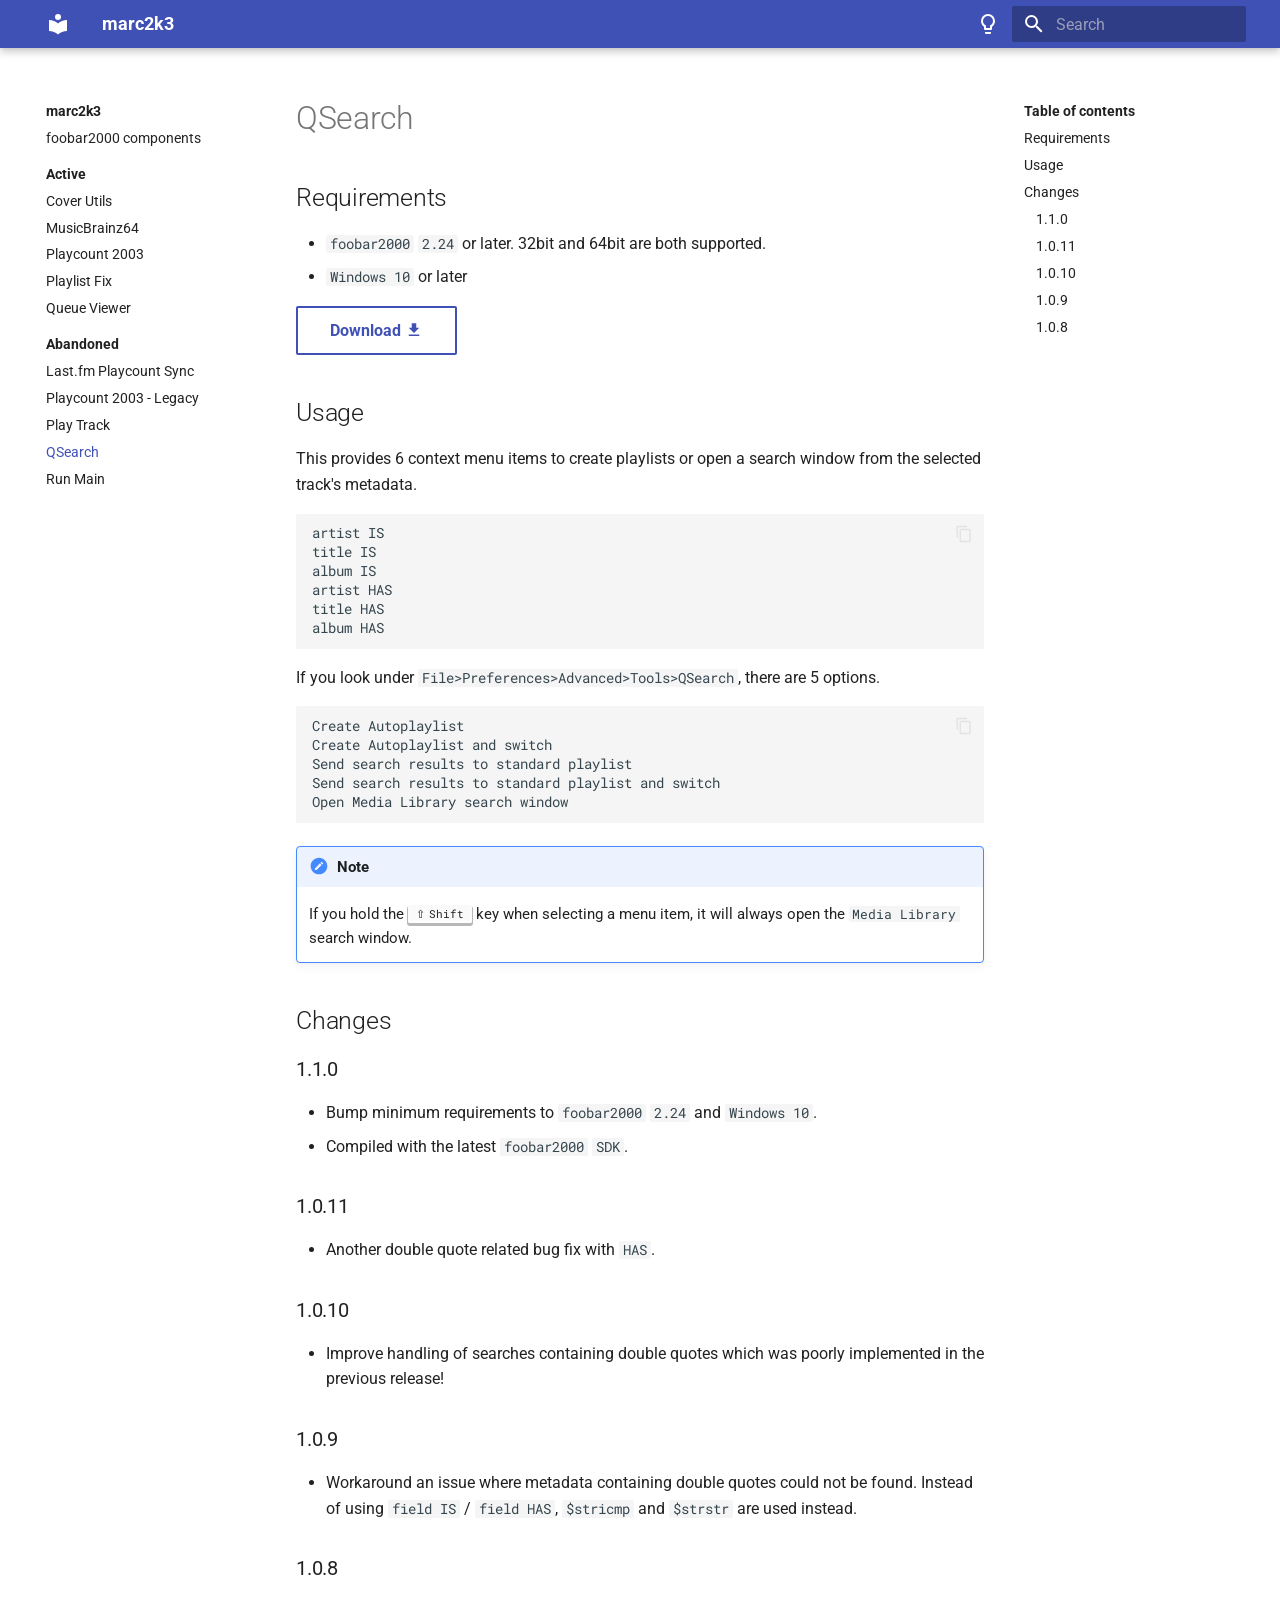
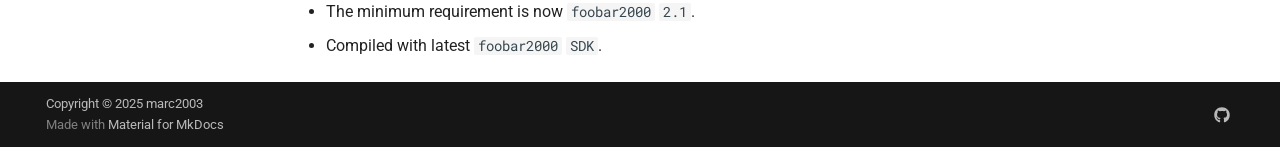
<file: component/qsearch/index.html>
<!doctype html>
<html lang="en" class="no-js">
  <head>
    
      <meta charset="utf-8">
      <meta name="viewport" content="width=device-width,initial-scale=1">
      
      
      
      
        <link rel="prev" href="../play-track/">
      
      
        <link rel="next" href="../run-main/">
      
      
      <link rel="icon" href="../../assets/images/favicon.png">
      <meta name="generator" content="mkdocs-1.6.1, mkdocs-material-9.6.21">
    
    
      
        <title>QSearch - marc2k3</title>
      
    
    
      <link rel="stylesheet" href="../../assets/stylesheets/main.2a3383ac.min.css">
      
        
        <link rel="stylesheet" href="../../assets/stylesheets/palette.06af60db.min.css">
      
      


    
    
      
    
    
      
        
        
        <link rel="preconnect" href="https://fonts.gstatic.com" crossorigin>
        <link rel="stylesheet" href="https://fonts.googleapis.com/css?family=Roboto:300,300i,400,400i,700,700i%7CRoboto+Mono:400,400i,700,700i&display=fallback">
        <style>:root{--md-text-font:"Roboto";--md-code-font:"Roboto Mono"}</style>
      
    
    
      <link rel="stylesheet" href="../../stylesheets/extra.css">
    
    <script>__md_scope=new URL("../..",location),__md_hash=e=>[...e].reduce(((e,_)=>(e<<5)-e+_.charCodeAt(0)),0),__md_get=(e,_=localStorage,t=__md_scope)=>JSON.parse(_.getItem(t.pathname+"."+e)),__md_set=(e,_,t=localStorage,a=__md_scope)=>{try{t.setItem(a.pathname+"."+e,JSON.stringify(_))}catch(e){}}</script>
    
      

    
    
    
  </head>
  
  
    
    
      
    
    
    
    
    <body dir="ltr" data-md-color-scheme="default" data-md-color-primary="indigo" data-md-color-accent="indigo">
  
    
    <input class="md-toggle" data-md-toggle="drawer" type="checkbox" id="__drawer" autocomplete="off">
    <input class="md-toggle" data-md-toggle="search" type="checkbox" id="__search" autocomplete="off">
    <label class="md-overlay" for="__drawer"></label>
    <div data-md-component="skip">
      
        
        <a href="#qsearch" class="md-skip">
          Skip to content
        </a>
      
    </div>
    <div data-md-component="announce">
      
    </div>
    
    
      

  

<header class="md-header md-header--shadow" data-md-component="header">
  <nav class="md-header__inner md-grid" aria-label="Header">
    <a href="../.." title="marc2k3" class="md-header__button md-logo" aria-label="marc2k3" data-md-component="logo">
      
  
  <svg xmlns="http://www.w3.org/2000/svg" viewBox="0 0 24 24"><path d="M12 8a3 3 0 0 0 3-3 3 3 0 0 0-3-3 3 3 0 0 0-3 3 3 3 0 0 0 3 3m0 3.54C9.64 9.35 6.5 8 3 8v11c3.5 0 6.64 1.35 9 3.54 2.36-2.19 5.5-3.54 9-3.54V8c-3.5 0-6.64 1.35-9 3.54"/></svg>

    </a>
    <label class="md-header__button md-icon" for="__drawer">
      
      <svg xmlns="http://www.w3.org/2000/svg" viewBox="0 0 24 24"><path d="M3 6h18v2H3zm0 5h18v2H3zm0 5h18v2H3z"/></svg>
    </label>
    <div class="md-header__title" data-md-component="header-title">
      <div class="md-header__ellipsis">
        <div class="md-header__topic">
          <span class="md-ellipsis">
            marc2k3
          </span>
        </div>
        <div class="md-header__topic" data-md-component="header-topic">
          <span class="md-ellipsis">
            
              QSearch
            
          </span>
        </div>
      </div>
    </div>
    
      
        <form class="md-header__option" data-md-component="palette">
  
    
    
    
    <input class="md-option" data-md-color-media="" data-md-color-scheme="default" data-md-color-primary="indigo" data-md-color-accent="indigo"  aria-label="Switch to dark mode"  type="radio" name="__palette" id="__palette_0">
    
      <label class="md-header__button md-icon" title="Switch to dark mode" for="__palette_1" hidden>
        <svg xmlns="http://www.w3.org/2000/svg" viewBox="0 0 24 24"><path d="M12 2a7 7 0 0 1 7 7c0 2.38-1.19 4.47-3 5.74V17a1 1 0 0 1-1 1H9a1 1 0 0 1-1-1v-2.26C6.19 13.47 5 11.38 5 9a7 7 0 0 1 7-7M9 21v-1h6v1a1 1 0 0 1-1 1h-4a1 1 0 0 1-1-1m3-17a5 5 0 0 0-5 5c0 2.05 1.23 3.81 3 4.58V16h4v-2.42c1.77-.77 3-2.53 3-4.58a5 5 0 0 0-5-5"/></svg>
      </label>
    
  
    
    
    
    <input class="md-option" data-md-color-media="" data-md-color-scheme="slate" data-md-color-primary="indigo" data-md-color-accent="indigo"  aria-label="Switch to light mode"  type="radio" name="__palette" id="__palette_1">
    
      <label class="md-header__button md-icon" title="Switch to light mode" for="__palette_0" hidden>
        <svg xmlns="http://www.w3.org/2000/svg" viewBox="0 0 24 24"><path d="M12 2a7 7 0 0 0-7 7c0 2.38 1.19 4.47 3 5.74V17a1 1 0 0 0 1 1h6a1 1 0 0 0 1-1v-2.26c1.81-1.27 3-3.36 3-5.74a7 7 0 0 0-7-7M9 21a1 1 0 0 0 1 1h4a1 1 0 0 0 1-1v-1H9z"/></svg>
      </label>
    
  
</form>
      
    
    
      <script>var palette=__md_get("__palette");if(palette&&palette.color){if("(prefers-color-scheme)"===palette.color.media){var media=matchMedia("(prefers-color-scheme: light)"),input=document.querySelector(media.matches?"[data-md-color-media='(prefers-color-scheme: light)']":"[data-md-color-media='(prefers-color-scheme: dark)']");palette.color.media=input.getAttribute("data-md-color-media"),palette.color.scheme=input.getAttribute("data-md-color-scheme"),palette.color.primary=input.getAttribute("data-md-color-primary"),palette.color.accent=input.getAttribute("data-md-color-accent")}for(var[key,value]of Object.entries(palette.color))document.body.setAttribute("data-md-color-"+key,value)}</script>
    
    
    
      
      
        <label class="md-header__button md-icon" for="__search">
          
          <svg xmlns="http://www.w3.org/2000/svg" viewBox="0 0 24 24"><path d="M9.5 3A6.5 6.5 0 0 1 16 9.5c0 1.61-.59 3.09-1.56 4.23l.27.27h.79l5 5-1.5 1.5-5-5v-.79l-.27-.27A6.52 6.52 0 0 1 9.5 16 6.5 6.5 0 0 1 3 9.5 6.5 6.5 0 0 1 9.5 3m0 2C7 5 5 7 5 9.5S7 14 9.5 14 14 12 14 9.5 12 5 9.5 5"/></svg>
        </label>
        <div class="md-search" data-md-component="search" role="dialog">
  <label class="md-search__overlay" for="__search"></label>
  <div class="md-search__inner" role="search">
    <form class="md-search__form" name="search">
      <input type="text" class="md-search__input" name="query" aria-label="Search" placeholder="Search" autocapitalize="off" autocorrect="off" autocomplete="off" spellcheck="false" data-md-component="search-query" required>
      <label class="md-search__icon md-icon" for="__search">
        
        <svg xmlns="http://www.w3.org/2000/svg" viewBox="0 0 24 24"><path d="M9.5 3A6.5 6.5 0 0 1 16 9.5c0 1.61-.59 3.09-1.56 4.23l.27.27h.79l5 5-1.5 1.5-5-5v-.79l-.27-.27A6.52 6.52 0 0 1 9.5 16 6.5 6.5 0 0 1 3 9.5 6.5 6.5 0 0 1 9.5 3m0 2C7 5 5 7 5 9.5S7 14 9.5 14 14 12 14 9.5 12 5 9.5 5"/></svg>
        
        <svg xmlns="http://www.w3.org/2000/svg" viewBox="0 0 24 24"><path d="M20 11v2H8l5.5 5.5-1.42 1.42L4.16 12l7.92-7.92L13.5 5.5 8 11z"/></svg>
      </label>
      <nav class="md-search__options" aria-label="Search">
        
        <button type="reset" class="md-search__icon md-icon" title="Clear" aria-label="Clear" tabindex="-1">
          
          <svg xmlns="http://www.w3.org/2000/svg" viewBox="0 0 24 24"><path d="M19 6.41 17.59 5 12 10.59 6.41 5 5 6.41 10.59 12 5 17.59 6.41 19 12 13.41 17.59 19 19 17.59 13.41 12z"/></svg>
        </button>
      </nav>
      
    </form>
    <div class="md-search__output">
      <div class="md-search__scrollwrap" tabindex="0" data-md-scrollfix>
        <div class="md-search-result" data-md-component="search-result">
          <div class="md-search-result__meta">
            Initializing search
          </div>
          <ol class="md-search-result__list" role="presentation"></ol>
        </div>
      </div>
    </div>
  </div>
</div>
      
    
    
  </nav>
  
</header>
    
    <div class="md-container" data-md-component="container">
      
      
        
          
        
      
      <main class="md-main" data-md-component="main">
        <div class="md-main__inner md-grid">
          
            
              
              <div class="md-sidebar md-sidebar--primary" data-md-component="sidebar" data-md-type="navigation" >
                <div class="md-sidebar__scrollwrap">
                  <div class="md-sidebar__inner">
                    



<nav class="md-nav md-nav--primary" aria-label="Navigation" data-md-level="0">
  <label class="md-nav__title" for="__drawer">
    <a href="../.." title="marc2k3" class="md-nav__button md-logo" aria-label="marc2k3" data-md-component="logo">
      
  
  <svg xmlns="http://www.w3.org/2000/svg" viewBox="0 0 24 24"><path d="M12 8a3 3 0 0 0 3-3 3 3 0 0 0-3-3 3 3 0 0 0-3 3 3 3 0 0 0 3 3m0 3.54C9.64 9.35 6.5 8 3 8v11c3.5 0 6.64 1.35 9 3.54 2.36-2.19 5.5-3.54 9-3.54V8c-3.5 0-6.64 1.35-9 3.54"/></svg>

    </a>
    marc2k3
  </label>
  
  <ul class="md-nav__list" data-md-scrollfix>
    
      
      
  
  
  
  
    <li class="md-nav__item">
      <a href="../.." class="md-nav__link">
        
  
  
  <span class="md-ellipsis">
    foobar2000 components
    
  </span>
  

      </a>
    </li>
  

    
      
      
  
  
  
  
    
    
    
    
      
        
        
      
    
    
    <li class="md-nav__item md-nav__item--section md-nav__item--nested">
      
        
        
        <input class="md-nav__toggle md-toggle " type="checkbox" id="__nav_2" >
        
          
          <label class="md-nav__link" for="__nav_2" id="__nav_2_label" tabindex="">
            
  
  
  <span class="md-ellipsis">
    Active
    
  </span>
  

            <span class="md-nav__icon md-icon"></span>
          </label>
        
        <nav class="md-nav" data-md-level="1" aria-labelledby="__nav_2_label" aria-expanded="false">
          <label class="md-nav__title" for="__nav_2">
            <span class="md-nav__icon md-icon"></span>
            Active
          </label>
          <ul class="md-nav__list" data-md-scrollfix>
            
              
                
  
  
  
  
    <li class="md-nav__item">
      <a href="../cover-utils/" class="md-nav__link">
        
  
  
  <span class="md-ellipsis">
    Cover Utils
    
  </span>
  

      </a>
    </li>
  

              
            
              
                
  
  
  
  
    <li class="md-nav__item">
      <a href="../musicbrainz64/" class="md-nav__link">
        
  
  
  <span class="md-ellipsis">
    MusicBrainz64
    
  </span>
  

      </a>
    </li>
  

              
            
              
                
  
  
  
  
    <li class="md-nav__item">
      <a href="../playcount-2003/" class="md-nav__link">
        
  
  
  <span class="md-ellipsis">
    Playcount 2003
    
  </span>
  

      </a>
    </li>
  

              
            
              
                
  
  
  
  
    <li class="md-nav__item">
      <a href="../playlist-fix/" class="md-nav__link">
        
  
  
  <span class="md-ellipsis">
    Playlist Fix
    
  </span>
  

      </a>
    </li>
  

              
            
              
                
  
  
  
  
    <li class="md-nav__item">
      <a href="../queue-viewer/" class="md-nav__link">
        
  
  
  <span class="md-ellipsis">
    Queue Viewer
    
  </span>
  

      </a>
    </li>
  

              
            
          </ul>
        </nav>
      
    </li>
  

    
      
      
  
  
    
  
  
  
    
    
    
    
      
        
        
      
    
    
    <li class="md-nav__item md-nav__item--active md-nav__item--section md-nav__item--nested">
      
        
        
        <input class="md-nav__toggle md-toggle " type="checkbox" id="__nav_3" checked>
        
          
          <label class="md-nav__link" for="__nav_3" id="__nav_3_label" tabindex="">
            
  
  
  <span class="md-ellipsis">
    Abandoned
    
  </span>
  

            <span class="md-nav__icon md-icon"></span>
          </label>
        
        <nav class="md-nav" data-md-level="1" aria-labelledby="__nav_3_label" aria-expanded="true">
          <label class="md-nav__title" for="__nav_3">
            <span class="md-nav__icon md-icon"></span>
            Abandoned
          </label>
          <ul class="md-nav__list" data-md-scrollfix>
            
              
                
  
  
  
  
    <li class="md-nav__item">
      <a href="../lastfm-playcount-sync/" class="md-nav__link">
        
  
  
  <span class="md-ellipsis">
    Last.fm Playcount Sync
    
  </span>
  

      </a>
    </li>
  

              
            
              
                
  
  
  
  
    <li class="md-nav__item">
      <a href="../playcount-2003-legacy/" class="md-nav__link">
        
  
  
  <span class="md-ellipsis">
    Playcount 2003 - Legacy
    
  </span>
  

      </a>
    </li>
  

              
            
              
                
  
  
  
  
    <li class="md-nav__item">
      <a href="../play-track/" class="md-nav__link">
        
  
  
  <span class="md-ellipsis">
    Play Track
    
  </span>
  

      </a>
    </li>
  

              
            
              
                
  
  
    
  
  
  
    <li class="md-nav__item md-nav__item--active">
      
      <input class="md-nav__toggle md-toggle" type="checkbox" id="__toc">
      
      
        
      
      
        <label class="md-nav__link md-nav__link--active" for="__toc">
          
  
  
  <span class="md-ellipsis">
    QSearch
    
  </span>
  

          <span class="md-nav__icon md-icon"></span>
        </label>
      
      <a href="./" class="md-nav__link md-nav__link--active">
        
  
  
  <span class="md-ellipsis">
    QSearch
    
  </span>
  

      </a>
      
        

<nav class="md-nav md-nav--secondary" aria-label="Table of contents">
  
  
  
    
  
  
    <label class="md-nav__title" for="__toc">
      <span class="md-nav__icon md-icon"></span>
      Table of contents
    </label>
    <ul class="md-nav__list" data-md-component="toc" data-md-scrollfix>
      
        <li class="md-nav__item">
  <a href="#requirements" class="md-nav__link">
    <span class="md-ellipsis">
      Requirements
    </span>
  </a>
  
</li>
      
        <li class="md-nav__item">
  <a href="#usage" class="md-nav__link">
    <span class="md-ellipsis">
      Usage
    </span>
  </a>
  
</li>
      
        <li class="md-nav__item">
  <a href="#changes" class="md-nav__link">
    <span class="md-ellipsis">
      Changes
    </span>
  </a>
  
    <nav class="md-nav" aria-label="Changes">
      <ul class="md-nav__list">
        
          <li class="md-nav__item">
  <a href="#110" class="md-nav__link">
    <span class="md-ellipsis">
      1.1.0
    </span>
  </a>
  
</li>
        
          <li class="md-nav__item">
  <a href="#1011" class="md-nav__link">
    <span class="md-ellipsis">
      1.0.11
    </span>
  </a>
  
</li>
        
          <li class="md-nav__item">
  <a href="#1010" class="md-nav__link">
    <span class="md-ellipsis">
      1.0.10
    </span>
  </a>
  
</li>
        
          <li class="md-nav__item">
  <a href="#109" class="md-nav__link">
    <span class="md-ellipsis">
      1.0.9
    </span>
  </a>
  
</li>
        
          <li class="md-nav__item">
  <a href="#108" class="md-nav__link">
    <span class="md-ellipsis">
      1.0.8
    </span>
  </a>
  
</li>
        
      </ul>
    </nav>
  
</li>
      
    </ul>
  
</nav>
      
    </li>
  

              
            
              
                
  
  
  
  
    <li class="md-nav__item">
      <a href="../run-main/" class="md-nav__link">
        
  
  
  <span class="md-ellipsis">
    Run Main
    
  </span>
  

      </a>
    </li>
  

              
            
          </ul>
        </nav>
      
    </li>
  

    
  </ul>
</nav>
                  </div>
                </div>
              </div>
            
            
              
              <div class="md-sidebar md-sidebar--secondary" data-md-component="sidebar" data-md-type="toc" >
                <div class="md-sidebar__scrollwrap">
                  <div class="md-sidebar__inner">
                    

<nav class="md-nav md-nav--secondary" aria-label="Table of contents">
  
  
  
    
  
  
    <label class="md-nav__title" for="__toc">
      <span class="md-nav__icon md-icon"></span>
      Table of contents
    </label>
    <ul class="md-nav__list" data-md-component="toc" data-md-scrollfix>
      
        <li class="md-nav__item">
  <a href="#requirements" class="md-nav__link">
    <span class="md-ellipsis">
      Requirements
    </span>
  </a>
  
</li>
      
        <li class="md-nav__item">
  <a href="#usage" class="md-nav__link">
    <span class="md-ellipsis">
      Usage
    </span>
  </a>
  
</li>
      
        <li class="md-nav__item">
  <a href="#changes" class="md-nav__link">
    <span class="md-ellipsis">
      Changes
    </span>
  </a>
  
    <nav class="md-nav" aria-label="Changes">
      <ul class="md-nav__list">
        
          <li class="md-nav__item">
  <a href="#110" class="md-nav__link">
    <span class="md-ellipsis">
      1.1.0
    </span>
  </a>
  
</li>
        
          <li class="md-nav__item">
  <a href="#1011" class="md-nav__link">
    <span class="md-ellipsis">
      1.0.11
    </span>
  </a>
  
</li>
        
          <li class="md-nav__item">
  <a href="#1010" class="md-nav__link">
    <span class="md-ellipsis">
      1.0.10
    </span>
  </a>
  
</li>
        
          <li class="md-nav__item">
  <a href="#109" class="md-nav__link">
    <span class="md-ellipsis">
      1.0.9
    </span>
  </a>
  
</li>
        
          <li class="md-nav__item">
  <a href="#108" class="md-nav__link">
    <span class="md-ellipsis">
      1.0.8
    </span>
  </a>
  
</li>
        
      </ul>
    </nav>
  
</li>
      
    </ul>
  
</nav>
                  </div>
                </div>
              </div>
            
          
          
            <div class="md-content" data-md-component="content">
              <article class="md-content__inner md-typeset">
                
                  



<h1 id="qsearch">QSearch<a class="headerlink" href="#qsearch" title="Permanent link">#</a></h1>
<h2 id="requirements">Requirements<a class="headerlink" href="#requirements" title="Permanent link">#</a></h2>
<ul>
<li><code>foobar2000</code> <code>2.24</code> or later. 32bit and 64bit are both supported.</li>
<li><code>Windows 10</code> or later</li>
</ul>
<p><a class="md-button" href="../../files/foo_qsearch-1.1.0.fb2k-component">Download <span class="twemoji"><svg xmlns="http://www.w3.org/2000/svg" viewBox="0 0 24 24"><path d="M5 20h14v-2H5m14-9h-4V3H9v6H5l7 7z"/></svg></span></a></p>
<h2 id="usage">Usage<a class="headerlink" href="#usage" title="Permanent link">#</a></h2>
<p>This provides 6 context menu items to create playlists or open a search window
from the selected track's metadata.</p>
<div class="highlight"><pre><span></span><code>artist IS
title IS
album IS
artist HAS
title HAS
album HAS
</code></pre></div>
<p>If you look under <code>File&gt;Preferences&gt;Advanced&gt;Tools&gt;QSearch</code>, there are 5 options.</p>
<div class="highlight"><pre><span></span><code>Create Autoplaylist
Create Autoplaylist and switch
Send search results to standard playlist
Send search results to standard playlist and switch
Open Media Library search window
</code></pre></div>
<div class="admonition note">
<p class="admonition-title">Note</p>
<p>If you hold the <span class="keys"><kbd class="key-shift">Shift</kbd></span> key when selecting a menu item, it will always open the <code>Media Library</code> search window.</p>
</div>
<h2 id="changes">Changes<a class="headerlink" href="#changes" title="Permanent link">#</a></h2>
<h3 id="110">1.1.0<a class="headerlink" href="#110" title="Permanent link">#</a></h3>
<ul>
<li>Bump minimum requirements to <code>foobar2000</code> <code>2.24</code> and <code>Windows 10</code>.</li>
<li>Compiled with the latest <code>foobar2000</code> <code>SDK</code>.</li>
</ul>
<h3 id="1011">1.0.11<a class="headerlink" href="#1011" title="Permanent link">#</a></h3>
<ul>
<li>Another double quote related bug fix with <code>HAS</code>.</li>
</ul>
<h3 id="1010">1.0.10<a class="headerlink" href="#1010" title="Permanent link">#</a></h3>
<ul>
<li>Improve handling of searches containing double quotes which was poorly implemented in the previous release!</li>
</ul>
<h3 id="109">1.0.9<a class="headerlink" href="#109" title="Permanent link">#</a></h3>
<ul>
<li>Workaround an issue where metadata containing double quotes could not be found. Instead of using
<code>field IS</code> / <code>field HAS</code>, <code>$stricmp</code> and <code>$strstr</code> are used instead.</li>
</ul>
<h3 id="108">1.0.8<a class="headerlink" href="#108" title="Permanent link">#</a></h3>
<ul>
<li>The minimum requirement is now <code>foobar2000</code> <code>2.1</code>.</li>
<li>Compiled with latest <code>foobar2000</code> <code>SDK</code>.</li>
</ul>












                
              </article>
            </div>
          
          
<script>var target=document.getElementById(location.hash.slice(1));target&&target.name&&(target.checked=target.name.startsWith("__tabbed_"))</script>
        </div>
        
      </main>
      
        <footer class="md-footer">
  
  <div class="md-footer-meta md-typeset">
    <div class="md-footer-meta__inner md-grid">
      <div class="md-copyright">
  
    <div class="md-copyright__highlight">
      Copyright &copy; 2025 marc2003
    </div>
  
  
    Made with
    <a href="https://squidfunk.github.io/mkdocs-material/" target="_blank" rel="noopener">
      Material for MkDocs
    </a>
  
</div>
      
        
<div class="md-social">
  
    
    
    
    
      
      
    
    <a href="https://github.com/marc2k3" target="_blank" rel="noopener" title="github.com" class="md-social__link">
      <svg xmlns="http://www.w3.org/2000/svg" viewBox="0 0 512 512"><!--! Font Awesome Free 7.0.1 by @fontawesome - https://fontawesome.com License - https://fontawesome.com/license/free (Icons: CC BY 4.0, Fonts: SIL OFL 1.1, Code: MIT License) Copyright 2025 Fonticons, Inc.--><path d="M173.9 397.4c0 2-2.3 3.6-5.2 3.6-3.3.3-5.6-1.3-5.6-3.6 0-2 2.3-3.6 5.2-3.6 3-.3 5.6 1.3 5.6 3.6m-31.1-4.5c-.7 2 1.3 4.3 4.3 4.9 2.6 1 5.6 0 6.2-2s-1.3-4.3-4.3-5.2c-2.6-.7-5.5.3-6.2 2.3m44.2-1.7c-2.9.7-4.9 2.6-4.6 4.9.3 2 2.9 3.3 5.9 2.6 2.9-.7 4.9-2.6 4.6-4.6-.3-1.9-3-3.2-5.9-2.9M252.8 8C114.1 8 8 113.3 8 252c0 110.9 69.8 205.8 169.5 239.2 12.8 2.3 17.3-5.6 17.3-12.1 0-6.2-.3-40.4-.3-61.4 0 0-70 15-84.7-29.8 0 0-11.4-29.1-27.8-36.6 0 0-22.9-15.7 1.6-15.4 0 0 24.9 2 38.6 25.8 21.9 38.6 58.6 27.5 72.9 20.9 2.3-16 8.8-27.1 16-33.7-55.9-6.2-112.3-14.3-112.3-110.5 0-27.5 7.6-41.3 23.6-58.9-2.6-6.5-11.1-33.3 2.6-67.9 20.9-6.5 69 27 69 27 20-5.6 41.5-8.5 62.8-8.5s42.8 2.9 62.8 8.5c0 0 48.1-33.6 69-27 13.7 34.7 5.2 61.4 2.6 67.9 16 17.7 25.8 31.5 25.8 58.9 0 96.5-58.9 104.2-114.8 110.5 9.2 7.9 17 22.9 17 46.4 0 33.7-.3 75.4-.3 83.6 0 6.5 4.6 14.4 17.3 12.1C436.2 457.8 504 362.9 504 252 504 113.3 391.5 8 252.8 8M105.2 352.9c-1.3 1-1 3.3.7 5.2 1.6 1.6 3.9 2.3 5.2 1 1.3-1 1-3.3-.7-5.2-1.6-1.6-3.9-2.3-5.2-1m-10.8-8.1c-.7 1.3.3 2.9 2.3 3.9 1.6 1 3.6.7 4.3-.7.7-1.3-.3-2.9-2.3-3.9-2-.6-3.6-.3-4.3.7m32.4 35.6c-1.6 1.3-1 4.3 1.3 6.2 2.3 2.3 5.2 2.6 6.5 1 1.3-1.3.7-4.3-1.3-6.2-2.2-2.3-5.2-2.6-6.5-1m-11.4-14.7c-1.6 1-1.6 3.6 0 5.9s4.3 3.3 5.6 2.3c1.6-1.3 1.6-3.9 0-6.2-1.4-2.3-4-3.3-5.6-2"/></svg>
    </a>
  
</div>
      
    </div>
  </div>
</footer>
      
    </div>
    <div class="md-dialog" data-md-component="dialog">
      <div class="md-dialog__inner md-typeset"></div>
    </div>
    
    
    
      
      <script id="__config" type="application/json">{"base": "../..", "features": ["content.code.copy", "navigation.sections"], "search": "../../assets/javascripts/workers/search.973d3a69.min.js", "tags": null, "translations": {"clipboard.copied": "Copied to clipboard", "clipboard.copy": "Copy to clipboard", "search.result.more.one": "1 more on this page", "search.result.more.other": "# more on this page", "search.result.none": "No matching documents", "search.result.one": "1 matching document", "search.result.other": "# matching documents", "search.result.placeholder": "Type to start searching", "search.result.term.missing": "Missing", "select.version": "Select version"}, "version": null}</script>
    
    
      <script src="../../assets/javascripts/bundle.f55a23d4.min.js"></script>
      
    
  </body>
</html>
</file>
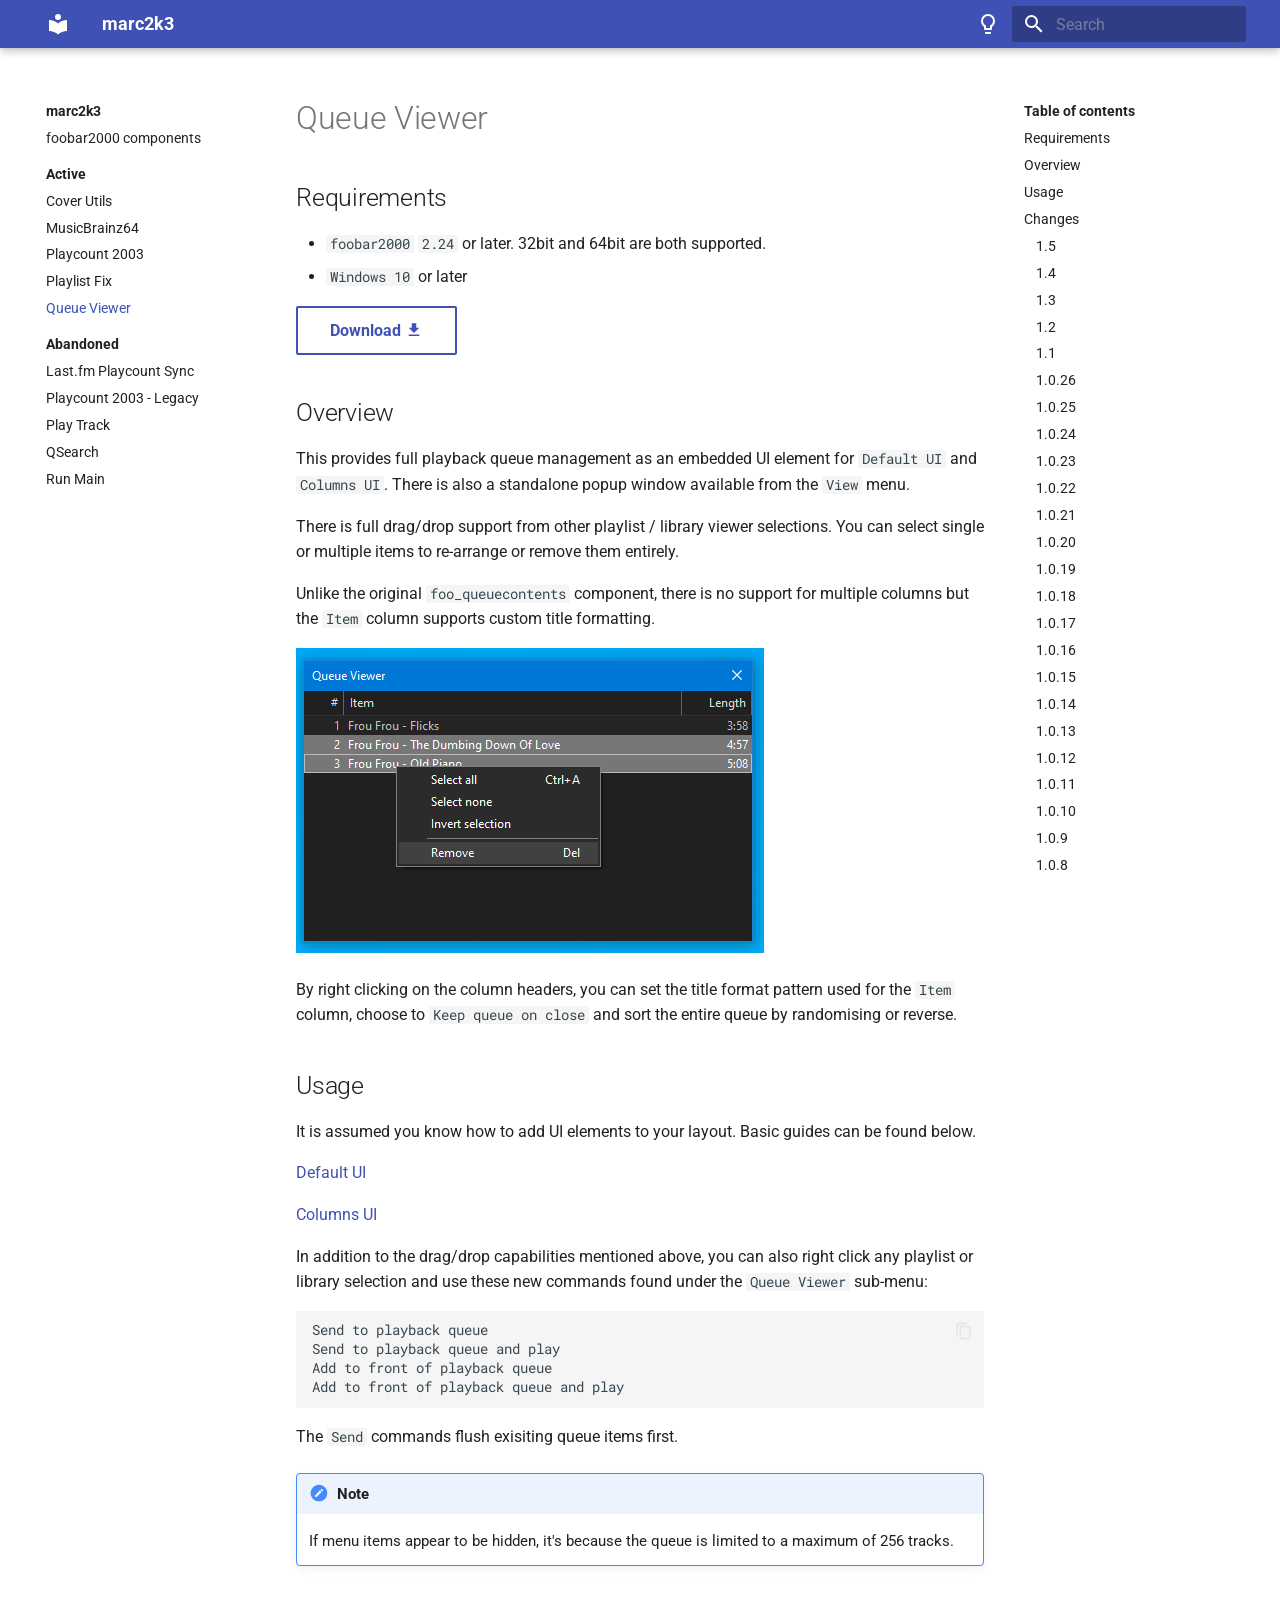
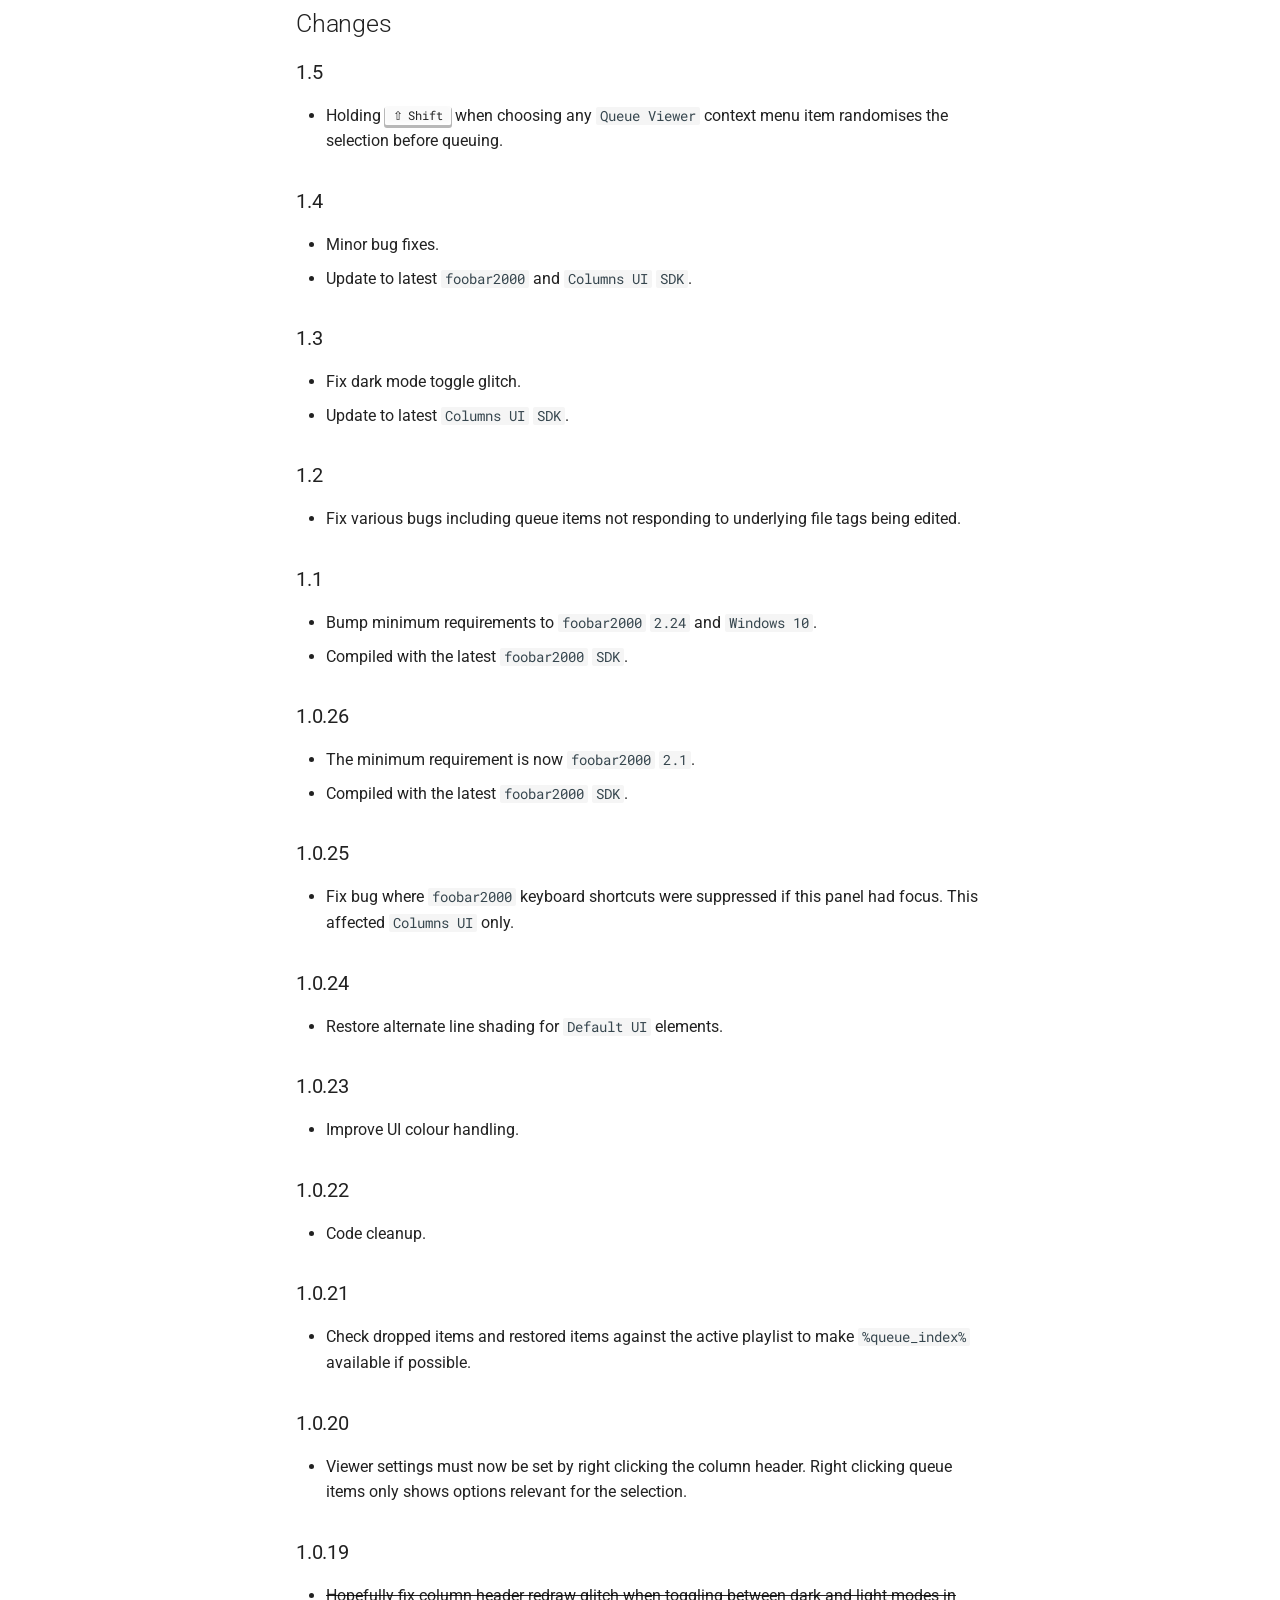
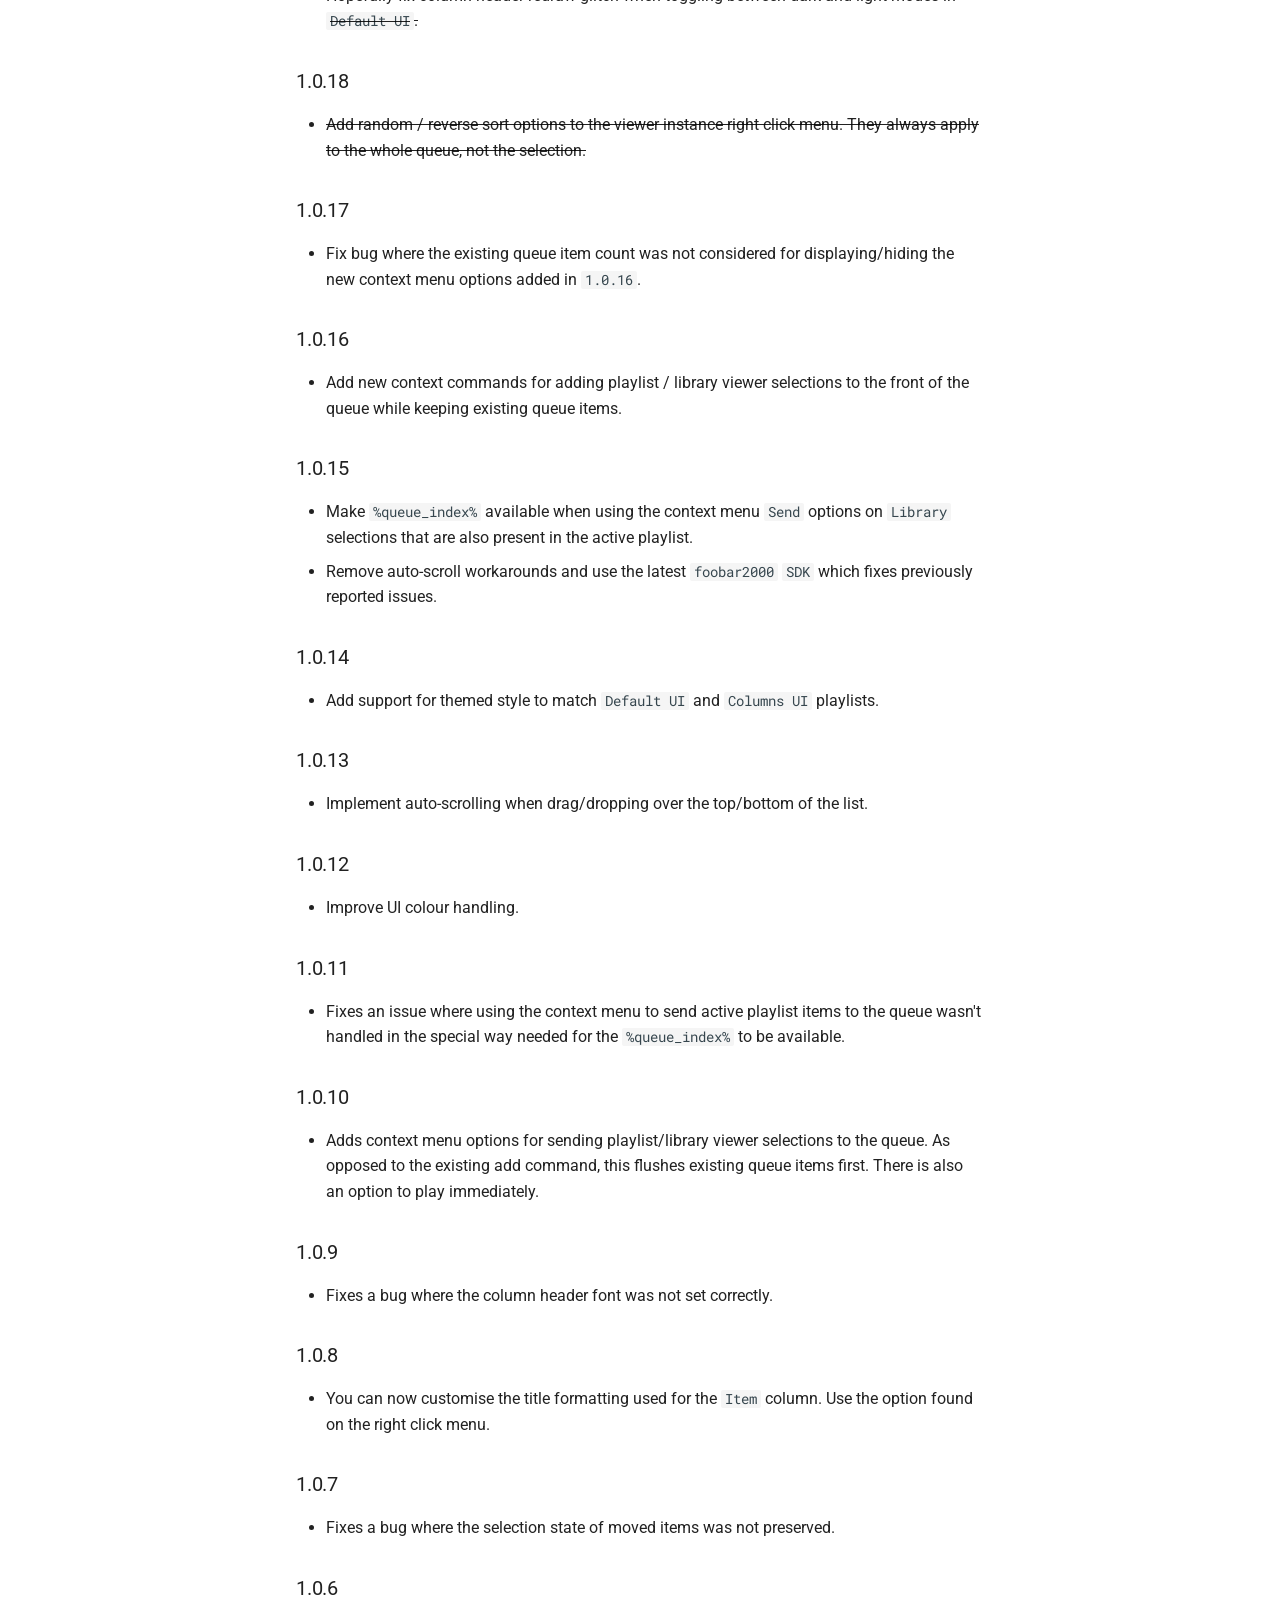
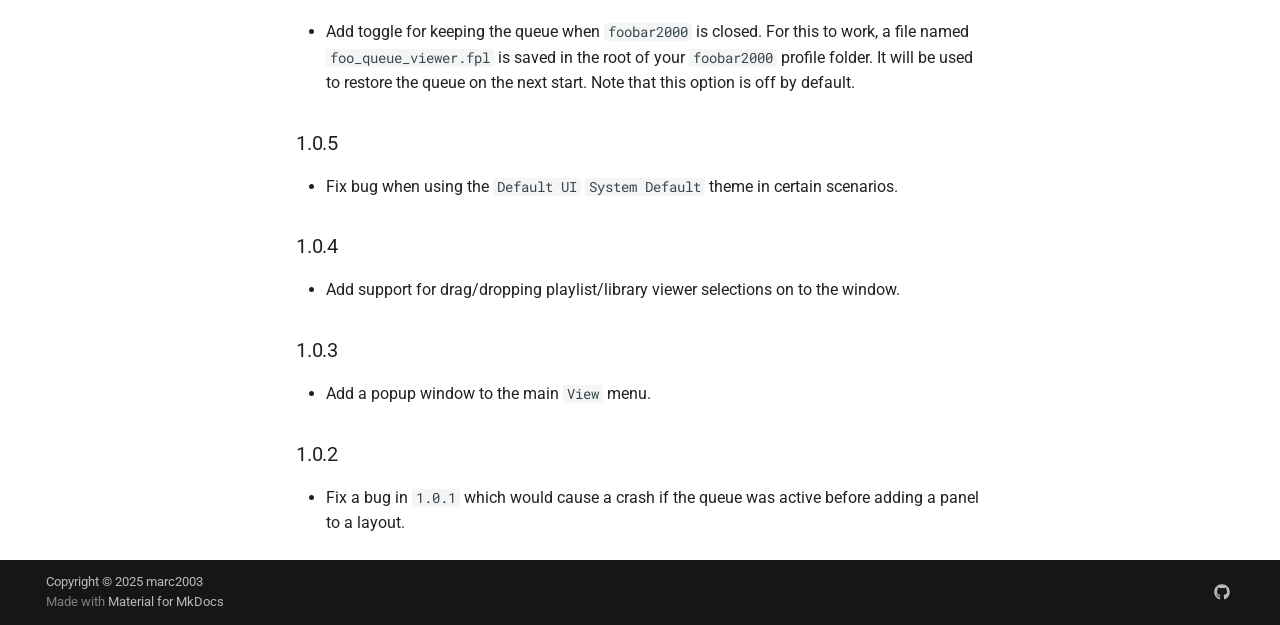
<file: component/queue-viewer/index.html>
<!doctype html>
<html lang="en" class="no-js">
  <head>
    
      <meta charset="utf-8">
      <meta name="viewport" content="width=device-width,initial-scale=1">
      
      
      
      
        <link rel="prev" href="../playlist-fix/">
      
      
        <link rel="next" href="../lastfm-playcount-sync/">
      
      
      <link rel="icon" href="../../assets/images/favicon.png">
      <meta name="generator" content="mkdocs-1.6.1, mkdocs-material-9.6.21">
    
    
      
        <title>Queue Viewer - marc2k3</title>
      
    
    
      <link rel="stylesheet" href="../../assets/stylesheets/main.2a3383ac.min.css">
      
        
        <link rel="stylesheet" href="../../assets/stylesheets/palette.06af60db.min.css">
      
      


    
    
      
    
    
      
        
        
        <link rel="preconnect" href="https://fonts.gstatic.com" crossorigin>
        <link rel="stylesheet" href="https://fonts.googleapis.com/css?family=Roboto:300,300i,400,400i,700,700i%7CRoboto+Mono:400,400i,700,700i&display=fallback">
        <style>:root{--md-text-font:"Roboto";--md-code-font:"Roboto Mono"}</style>
      
    
    
      <link rel="stylesheet" href="../../stylesheets/extra.css">
    
    <script>__md_scope=new URL("../..",location),__md_hash=e=>[...e].reduce(((e,_)=>(e<<5)-e+_.charCodeAt(0)),0),__md_get=(e,_=localStorage,t=__md_scope)=>JSON.parse(_.getItem(t.pathname+"."+e)),__md_set=(e,_,t=localStorage,a=__md_scope)=>{try{t.setItem(a.pathname+"."+e,JSON.stringify(_))}catch(e){}}</script>
    
      

    
    
    
  </head>
  
  
    
    
      
    
    
    
    
    <body dir="ltr" data-md-color-scheme="default" data-md-color-primary="indigo" data-md-color-accent="indigo">
  
    
    <input class="md-toggle" data-md-toggle="drawer" type="checkbox" id="__drawer" autocomplete="off">
    <input class="md-toggle" data-md-toggle="search" type="checkbox" id="__search" autocomplete="off">
    <label class="md-overlay" for="__drawer"></label>
    <div data-md-component="skip">
      
        
        <a href="#queue-viewer" class="md-skip">
          Skip to content
        </a>
      
    </div>
    <div data-md-component="announce">
      
    </div>
    
    
      

  

<header class="md-header md-header--shadow" data-md-component="header">
  <nav class="md-header__inner md-grid" aria-label="Header">
    <a href="../.." title="marc2k3" class="md-header__button md-logo" aria-label="marc2k3" data-md-component="logo">
      
  
  <svg xmlns="http://www.w3.org/2000/svg" viewBox="0 0 24 24"><path d="M12 8a3 3 0 0 0 3-3 3 3 0 0 0-3-3 3 3 0 0 0-3 3 3 3 0 0 0 3 3m0 3.54C9.64 9.35 6.5 8 3 8v11c3.5 0 6.64 1.35 9 3.54 2.36-2.19 5.5-3.54 9-3.54V8c-3.5 0-6.64 1.35-9 3.54"/></svg>

    </a>
    <label class="md-header__button md-icon" for="__drawer">
      
      <svg xmlns="http://www.w3.org/2000/svg" viewBox="0 0 24 24"><path d="M3 6h18v2H3zm0 5h18v2H3zm0 5h18v2H3z"/></svg>
    </label>
    <div class="md-header__title" data-md-component="header-title">
      <div class="md-header__ellipsis">
        <div class="md-header__topic">
          <span class="md-ellipsis">
            marc2k3
          </span>
        </div>
        <div class="md-header__topic" data-md-component="header-topic">
          <span class="md-ellipsis">
            
              Queue Viewer
            
          </span>
        </div>
      </div>
    </div>
    
      
        <form class="md-header__option" data-md-component="palette">
  
    
    
    
    <input class="md-option" data-md-color-media="" data-md-color-scheme="default" data-md-color-primary="indigo" data-md-color-accent="indigo"  aria-label="Switch to dark mode"  type="radio" name="__palette" id="__palette_0">
    
      <label class="md-header__button md-icon" title="Switch to dark mode" for="__palette_1" hidden>
        <svg xmlns="http://www.w3.org/2000/svg" viewBox="0 0 24 24"><path d="M12 2a7 7 0 0 1 7 7c0 2.38-1.19 4.47-3 5.74V17a1 1 0 0 1-1 1H9a1 1 0 0 1-1-1v-2.26C6.19 13.47 5 11.38 5 9a7 7 0 0 1 7-7M9 21v-1h6v1a1 1 0 0 1-1 1h-4a1 1 0 0 1-1-1m3-17a5 5 0 0 0-5 5c0 2.05 1.23 3.81 3 4.58V16h4v-2.42c1.77-.77 3-2.53 3-4.58a5 5 0 0 0-5-5"/></svg>
      </label>
    
  
    
    
    
    <input class="md-option" data-md-color-media="" data-md-color-scheme="slate" data-md-color-primary="indigo" data-md-color-accent="indigo"  aria-label="Switch to light mode"  type="radio" name="__palette" id="__palette_1">
    
      <label class="md-header__button md-icon" title="Switch to light mode" for="__palette_0" hidden>
        <svg xmlns="http://www.w3.org/2000/svg" viewBox="0 0 24 24"><path d="M12 2a7 7 0 0 0-7 7c0 2.38 1.19 4.47 3 5.74V17a1 1 0 0 0 1 1h6a1 1 0 0 0 1-1v-2.26c1.81-1.27 3-3.36 3-5.74a7 7 0 0 0-7-7M9 21a1 1 0 0 0 1 1h4a1 1 0 0 0 1-1v-1H9z"/></svg>
      </label>
    
  
</form>
      
    
    
      <script>var palette=__md_get("__palette");if(palette&&palette.color){if("(prefers-color-scheme)"===palette.color.media){var media=matchMedia("(prefers-color-scheme: light)"),input=document.querySelector(media.matches?"[data-md-color-media='(prefers-color-scheme: light)']":"[data-md-color-media='(prefers-color-scheme: dark)']");palette.color.media=input.getAttribute("data-md-color-media"),palette.color.scheme=input.getAttribute("data-md-color-scheme"),palette.color.primary=input.getAttribute("data-md-color-primary"),palette.color.accent=input.getAttribute("data-md-color-accent")}for(var[key,value]of Object.entries(palette.color))document.body.setAttribute("data-md-color-"+key,value)}</script>
    
    
    
      
      
        <label class="md-header__button md-icon" for="__search">
          
          <svg xmlns="http://www.w3.org/2000/svg" viewBox="0 0 24 24"><path d="M9.5 3A6.5 6.5 0 0 1 16 9.5c0 1.61-.59 3.09-1.56 4.23l.27.27h.79l5 5-1.5 1.5-5-5v-.79l-.27-.27A6.52 6.52 0 0 1 9.5 16 6.5 6.5 0 0 1 3 9.5 6.5 6.5 0 0 1 9.5 3m0 2C7 5 5 7 5 9.5S7 14 9.5 14 14 12 14 9.5 12 5 9.5 5"/></svg>
        </label>
        <div class="md-search" data-md-component="search" role="dialog">
  <label class="md-search__overlay" for="__search"></label>
  <div class="md-search__inner" role="search">
    <form class="md-search__form" name="search">
      <input type="text" class="md-search__input" name="query" aria-label="Search" placeholder="Search" autocapitalize="off" autocorrect="off" autocomplete="off" spellcheck="false" data-md-component="search-query" required>
      <label class="md-search__icon md-icon" for="__search">
        
        <svg xmlns="http://www.w3.org/2000/svg" viewBox="0 0 24 24"><path d="M9.5 3A6.5 6.5 0 0 1 16 9.5c0 1.61-.59 3.09-1.56 4.23l.27.27h.79l5 5-1.5 1.5-5-5v-.79l-.27-.27A6.52 6.52 0 0 1 9.5 16 6.5 6.5 0 0 1 3 9.5 6.5 6.5 0 0 1 9.5 3m0 2C7 5 5 7 5 9.5S7 14 9.5 14 14 12 14 9.5 12 5 9.5 5"/></svg>
        
        <svg xmlns="http://www.w3.org/2000/svg" viewBox="0 0 24 24"><path d="M20 11v2H8l5.5 5.5-1.42 1.42L4.16 12l7.92-7.92L13.5 5.5 8 11z"/></svg>
      </label>
      <nav class="md-search__options" aria-label="Search">
        
        <button type="reset" class="md-search__icon md-icon" title="Clear" aria-label="Clear" tabindex="-1">
          
          <svg xmlns="http://www.w3.org/2000/svg" viewBox="0 0 24 24"><path d="M19 6.41 17.59 5 12 10.59 6.41 5 5 6.41 10.59 12 5 17.59 6.41 19 12 13.41 17.59 19 19 17.59 13.41 12z"/></svg>
        </button>
      </nav>
      
    </form>
    <div class="md-search__output">
      <div class="md-search__scrollwrap" tabindex="0" data-md-scrollfix>
        <div class="md-search-result" data-md-component="search-result">
          <div class="md-search-result__meta">
            Initializing search
          </div>
          <ol class="md-search-result__list" role="presentation"></ol>
        </div>
      </div>
    </div>
  </div>
</div>
      
    
    
  </nav>
  
</header>
    
    <div class="md-container" data-md-component="container">
      
      
        
          
        
      
      <main class="md-main" data-md-component="main">
        <div class="md-main__inner md-grid">
          
            
              
              <div class="md-sidebar md-sidebar--primary" data-md-component="sidebar" data-md-type="navigation" >
                <div class="md-sidebar__scrollwrap">
                  <div class="md-sidebar__inner">
                    



<nav class="md-nav md-nav--primary" aria-label="Navigation" data-md-level="0">
  <label class="md-nav__title" for="__drawer">
    <a href="../.." title="marc2k3" class="md-nav__button md-logo" aria-label="marc2k3" data-md-component="logo">
      
  
  <svg xmlns="http://www.w3.org/2000/svg" viewBox="0 0 24 24"><path d="M12 8a3 3 0 0 0 3-3 3 3 0 0 0-3-3 3 3 0 0 0-3 3 3 3 0 0 0 3 3m0 3.54C9.64 9.35 6.5 8 3 8v11c3.5 0 6.64 1.35 9 3.54 2.36-2.19 5.5-3.54 9-3.54V8c-3.5 0-6.64 1.35-9 3.54"/></svg>

    </a>
    marc2k3
  </label>
  
  <ul class="md-nav__list" data-md-scrollfix>
    
      
      
  
  
  
  
    <li class="md-nav__item">
      <a href="../.." class="md-nav__link">
        
  
  
  <span class="md-ellipsis">
    foobar2000 components
    
  </span>
  

      </a>
    </li>
  

    
      
      
  
  
    
  
  
  
    
    
    
    
      
        
        
      
    
    
    <li class="md-nav__item md-nav__item--active md-nav__item--section md-nav__item--nested">
      
        
        
        <input class="md-nav__toggle md-toggle " type="checkbox" id="__nav_2" checked>
        
          
          <label class="md-nav__link" for="__nav_2" id="__nav_2_label" tabindex="">
            
  
  
  <span class="md-ellipsis">
    Active
    
  </span>
  

            <span class="md-nav__icon md-icon"></span>
          </label>
        
        <nav class="md-nav" data-md-level="1" aria-labelledby="__nav_2_label" aria-expanded="true">
          <label class="md-nav__title" for="__nav_2">
            <span class="md-nav__icon md-icon"></span>
            Active
          </label>
          <ul class="md-nav__list" data-md-scrollfix>
            
              
                
  
  
  
  
    <li class="md-nav__item">
      <a href="../cover-utils/" class="md-nav__link">
        
  
  
  <span class="md-ellipsis">
    Cover Utils
    
  </span>
  

      </a>
    </li>
  

              
            
              
                
  
  
  
  
    <li class="md-nav__item">
      <a href="../musicbrainz64/" class="md-nav__link">
        
  
  
  <span class="md-ellipsis">
    MusicBrainz64
    
  </span>
  

      </a>
    </li>
  

              
            
              
                
  
  
  
  
    <li class="md-nav__item">
      <a href="../playcount-2003/" class="md-nav__link">
        
  
  
  <span class="md-ellipsis">
    Playcount 2003
    
  </span>
  

      </a>
    </li>
  

              
            
              
                
  
  
  
  
    <li class="md-nav__item">
      <a href="../playlist-fix/" class="md-nav__link">
        
  
  
  <span class="md-ellipsis">
    Playlist Fix
    
  </span>
  

      </a>
    </li>
  

              
            
              
                
  
  
    
  
  
  
    <li class="md-nav__item md-nav__item--active">
      
      <input class="md-nav__toggle md-toggle" type="checkbox" id="__toc">
      
      
        
      
      
        <label class="md-nav__link md-nav__link--active" for="__toc">
          
  
  
  <span class="md-ellipsis">
    Queue Viewer
    
  </span>
  

          <span class="md-nav__icon md-icon"></span>
        </label>
      
      <a href="./" class="md-nav__link md-nav__link--active">
        
  
  
  <span class="md-ellipsis">
    Queue Viewer
    
  </span>
  

      </a>
      
        

<nav class="md-nav md-nav--secondary" aria-label="Table of contents">
  
  
  
    
  
  
    <label class="md-nav__title" for="__toc">
      <span class="md-nav__icon md-icon"></span>
      Table of contents
    </label>
    <ul class="md-nav__list" data-md-component="toc" data-md-scrollfix>
      
        <li class="md-nav__item">
  <a href="#requirements" class="md-nav__link">
    <span class="md-ellipsis">
      Requirements
    </span>
  </a>
  
</li>
      
        <li class="md-nav__item">
  <a href="#overview" class="md-nav__link">
    <span class="md-ellipsis">
      Overview
    </span>
  </a>
  
</li>
      
        <li class="md-nav__item">
  <a href="#usage" class="md-nav__link">
    <span class="md-ellipsis">
      Usage
    </span>
  </a>
  
</li>
      
        <li class="md-nav__item">
  <a href="#changes" class="md-nav__link">
    <span class="md-ellipsis">
      Changes
    </span>
  </a>
  
    <nav class="md-nav" aria-label="Changes">
      <ul class="md-nav__list">
        
          <li class="md-nav__item">
  <a href="#15" class="md-nav__link">
    <span class="md-ellipsis">
      1.5
    </span>
  </a>
  
</li>
        
          <li class="md-nav__item">
  <a href="#14" class="md-nav__link">
    <span class="md-ellipsis">
      1.4
    </span>
  </a>
  
</li>
        
          <li class="md-nav__item">
  <a href="#13" class="md-nav__link">
    <span class="md-ellipsis">
      1.3
    </span>
  </a>
  
</li>
        
          <li class="md-nav__item">
  <a href="#12" class="md-nav__link">
    <span class="md-ellipsis">
      1.2
    </span>
  </a>
  
</li>
        
          <li class="md-nav__item">
  <a href="#11" class="md-nav__link">
    <span class="md-ellipsis">
      1.1
    </span>
  </a>
  
</li>
        
          <li class="md-nav__item">
  <a href="#1026" class="md-nav__link">
    <span class="md-ellipsis">
      1.0.26
    </span>
  </a>
  
</li>
        
          <li class="md-nav__item">
  <a href="#1025" class="md-nav__link">
    <span class="md-ellipsis">
      1.0.25
    </span>
  </a>
  
</li>
        
          <li class="md-nav__item">
  <a href="#1024" class="md-nav__link">
    <span class="md-ellipsis">
      1.0.24
    </span>
  </a>
  
</li>
        
          <li class="md-nav__item">
  <a href="#1023" class="md-nav__link">
    <span class="md-ellipsis">
      1.0.23
    </span>
  </a>
  
</li>
        
          <li class="md-nav__item">
  <a href="#1022" class="md-nav__link">
    <span class="md-ellipsis">
      1.0.22
    </span>
  </a>
  
</li>
        
          <li class="md-nav__item">
  <a href="#1021" class="md-nav__link">
    <span class="md-ellipsis">
      1.0.21
    </span>
  </a>
  
</li>
        
          <li class="md-nav__item">
  <a href="#1020" class="md-nav__link">
    <span class="md-ellipsis">
      1.0.20
    </span>
  </a>
  
</li>
        
          <li class="md-nav__item">
  <a href="#1019" class="md-nav__link">
    <span class="md-ellipsis">
      1.0.19
    </span>
  </a>
  
</li>
        
          <li class="md-nav__item">
  <a href="#1018" class="md-nav__link">
    <span class="md-ellipsis">
      1.0.18
    </span>
  </a>
  
</li>
        
          <li class="md-nav__item">
  <a href="#1017" class="md-nav__link">
    <span class="md-ellipsis">
      1.0.17
    </span>
  </a>
  
</li>
        
          <li class="md-nav__item">
  <a href="#1016" class="md-nav__link">
    <span class="md-ellipsis">
      1.0.16
    </span>
  </a>
  
</li>
        
          <li class="md-nav__item">
  <a href="#1015" class="md-nav__link">
    <span class="md-ellipsis">
      1.0.15
    </span>
  </a>
  
</li>
        
          <li class="md-nav__item">
  <a href="#1014" class="md-nav__link">
    <span class="md-ellipsis">
      1.0.14
    </span>
  </a>
  
</li>
        
          <li class="md-nav__item">
  <a href="#1013" class="md-nav__link">
    <span class="md-ellipsis">
      1.0.13
    </span>
  </a>
  
</li>
        
          <li class="md-nav__item">
  <a href="#1012" class="md-nav__link">
    <span class="md-ellipsis">
      1.0.12
    </span>
  </a>
  
</li>
        
          <li class="md-nav__item">
  <a href="#1011" class="md-nav__link">
    <span class="md-ellipsis">
      1.0.11
    </span>
  </a>
  
</li>
        
          <li class="md-nav__item">
  <a href="#1010" class="md-nav__link">
    <span class="md-ellipsis">
      1.0.10
    </span>
  </a>
  
</li>
        
          <li class="md-nav__item">
  <a href="#109" class="md-nav__link">
    <span class="md-ellipsis">
      1.0.9
    </span>
  </a>
  
</li>
        
          <li class="md-nav__item">
  <a href="#108" class="md-nav__link">
    <span class="md-ellipsis">
      1.0.8
    </span>
  </a>
  
</li>
        
          <li class="md-nav__item">
  <a href="#107" class="md-nav__link">
    <span class="md-ellipsis">
      1.0.7
    </span>
  </a>
  
</li>
        
          <li class="md-nav__item">
  <a href="#106" class="md-nav__link">
    <span class="md-ellipsis">
      1.0.6
    </span>
  </a>
  
</li>
        
          <li class="md-nav__item">
  <a href="#105" class="md-nav__link">
    <span class="md-ellipsis">
      1.0.5
    </span>
  </a>
  
</li>
        
          <li class="md-nav__item">
  <a href="#104" class="md-nav__link">
    <span class="md-ellipsis">
      1.0.4
    </span>
  </a>
  
</li>
        
          <li class="md-nav__item">
  <a href="#103" class="md-nav__link">
    <span class="md-ellipsis">
      1.0.3
    </span>
  </a>
  
</li>
        
          <li class="md-nav__item">
  <a href="#102" class="md-nav__link">
    <span class="md-ellipsis">
      1.0.2
    </span>
  </a>
  
</li>
        
      </ul>
    </nav>
  
</li>
      
    </ul>
  
</nav>
      
    </li>
  

              
            
          </ul>
        </nav>
      
    </li>
  

    
      
      
  
  
  
  
    
    
    
    
      
        
        
      
    
    
    <li class="md-nav__item md-nav__item--section md-nav__item--nested">
      
        
        
        <input class="md-nav__toggle md-toggle " type="checkbox" id="__nav_3" >
        
          
          <label class="md-nav__link" for="__nav_3" id="__nav_3_label" tabindex="">
            
  
  
  <span class="md-ellipsis">
    Abandoned
    
  </span>
  

            <span class="md-nav__icon md-icon"></span>
          </label>
        
        <nav class="md-nav" data-md-level="1" aria-labelledby="__nav_3_label" aria-expanded="false">
          <label class="md-nav__title" for="__nav_3">
            <span class="md-nav__icon md-icon"></span>
            Abandoned
          </label>
          <ul class="md-nav__list" data-md-scrollfix>
            
              
                
  
  
  
  
    <li class="md-nav__item">
      <a href="../lastfm-playcount-sync/" class="md-nav__link">
        
  
  
  <span class="md-ellipsis">
    Last.fm Playcount Sync
    
  </span>
  

      </a>
    </li>
  

              
            
              
                
  
  
  
  
    <li class="md-nav__item">
      <a href="../playcount-2003-legacy/" class="md-nav__link">
        
  
  
  <span class="md-ellipsis">
    Playcount 2003 - Legacy
    
  </span>
  

      </a>
    </li>
  

              
            
              
                
  
  
  
  
    <li class="md-nav__item">
      <a href="../play-track/" class="md-nav__link">
        
  
  
  <span class="md-ellipsis">
    Play Track
    
  </span>
  

      </a>
    </li>
  

              
            
              
                
  
  
  
  
    <li class="md-nav__item">
      <a href="../qsearch/" class="md-nav__link">
        
  
  
  <span class="md-ellipsis">
    QSearch
    
  </span>
  

      </a>
    </li>
  

              
            
              
                
  
  
  
  
    <li class="md-nav__item">
      <a href="../run-main/" class="md-nav__link">
        
  
  
  <span class="md-ellipsis">
    Run Main
    
  </span>
  

      </a>
    </li>
  

              
            
          </ul>
        </nav>
      
    </li>
  

    
  </ul>
</nav>
                  </div>
                </div>
              </div>
            
            
              
              <div class="md-sidebar md-sidebar--secondary" data-md-component="sidebar" data-md-type="toc" >
                <div class="md-sidebar__scrollwrap">
                  <div class="md-sidebar__inner">
                    

<nav class="md-nav md-nav--secondary" aria-label="Table of contents">
  
  
  
    
  
  
    <label class="md-nav__title" for="__toc">
      <span class="md-nav__icon md-icon"></span>
      Table of contents
    </label>
    <ul class="md-nav__list" data-md-component="toc" data-md-scrollfix>
      
        <li class="md-nav__item">
  <a href="#requirements" class="md-nav__link">
    <span class="md-ellipsis">
      Requirements
    </span>
  </a>
  
</li>
      
        <li class="md-nav__item">
  <a href="#overview" class="md-nav__link">
    <span class="md-ellipsis">
      Overview
    </span>
  </a>
  
</li>
      
        <li class="md-nav__item">
  <a href="#usage" class="md-nav__link">
    <span class="md-ellipsis">
      Usage
    </span>
  </a>
  
</li>
      
        <li class="md-nav__item">
  <a href="#changes" class="md-nav__link">
    <span class="md-ellipsis">
      Changes
    </span>
  </a>
  
    <nav class="md-nav" aria-label="Changes">
      <ul class="md-nav__list">
        
          <li class="md-nav__item">
  <a href="#15" class="md-nav__link">
    <span class="md-ellipsis">
      1.5
    </span>
  </a>
  
</li>
        
          <li class="md-nav__item">
  <a href="#14" class="md-nav__link">
    <span class="md-ellipsis">
      1.4
    </span>
  </a>
  
</li>
        
          <li class="md-nav__item">
  <a href="#13" class="md-nav__link">
    <span class="md-ellipsis">
      1.3
    </span>
  </a>
  
</li>
        
          <li class="md-nav__item">
  <a href="#12" class="md-nav__link">
    <span class="md-ellipsis">
      1.2
    </span>
  </a>
  
</li>
        
          <li class="md-nav__item">
  <a href="#11" class="md-nav__link">
    <span class="md-ellipsis">
      1.1
    </span>
  </a>
  
</li>
        
          <li class="md-nav__item">
  <a href="#1026" class="md-nav__link">
    <span class="md-ellipsis">
      1.0.26
    </span>
  </a>
  
</li>
        
          <li class="md-nav__item">
  <a href="#1025" class="md-nav__link">
    <span class="md-ellipsis">
      1.0.25
    </span>
  </a>
  
</li>
        
          <li class="md-nav__item">
  <a href="#1024" class="md-nav__link">
    <span class="md-ellipsis">
      1.0.24
    </span>
  </a>
  
</li>
        
          <li class="md-nav__item">
  <a href="#1023" class="md-nav__link">
    <span class="md-ellipsis">
      1.0.23
    </span>
  </a>
  
</li>
        
          <li class="md-nav__item">
  <a href="#1022" class="md-nav__link">
    <span class="md-ellipsis">
      1.0.22
    </span>
  </a>
  
</li>
        
          <li class="md-nav__item">
  <a href="#1021" class="md-nav__link">
    <span class="md-ellipsis">
      1.0.21
    </span>
  </a>
  
</li>
        
          <li class="md-nav__item">
  <a href="#1020" class="md-nav__link">
    <span class="md-ellipsis">
      1.0.20
    </span>
  </a>
  
</li>
        
          <li class="md-nav__item">
  <a href="#1019" class="md-nav__link">
    <span class="md-ellipsis">
      1.0.19
    </span>
  </a>
  
</li>
        
          <li class="md-nav__item">
  <a href="#1018" class="md-nav__link">
    <span class="md-ellipsis">
      1.0.18
    </span>
  </a>
  
</li>
        
          <li class="md-nav__item">
  <a href="#1017" class="md-nav__link">
    <span class="md-ellipsis">
      1.0.17
    </span>
  </a>
  
</li>
        
          <li class="md-nav__item">
  <a href="#1016" class="md-nav__link">
    <span class="md-ellipsis">
      1.0.16
    </span>
  </a>
  
</li>
        
          <li class="md-nav__item">
  <a href="#1015" class="md-nav__link">
    <span class="md-ellipsis">
      1.0.15
    </span>
  </a>
  
</li>
        
          <li class="md-nav__item">
  <a href="#1014" class="md-nav__link">
    <span class="md-ellipsis">
      1.0.14
    </span>
  </a>
  
</li>
        
          <li class="md-nav__item">
  <a href="#1013" class="md-nav__link">
    <span class="md-ellipsis">
      1.0.13
    </span>
  </a>
  
</li>
        
          <li class="md-nav__item">
  <a href="#1012" class="md-nav__link">
    <span class="md-ellipsis">
      1.0.12
    </span>
  </a>
  
</li>
        
          <li class="md-nav__item">
  <a href="#1011" class="md-nav__link">
    <span class="md-ellipsis">
      1.0.11
    </span>
  </a>
  
</li>
        
          <li class="md-nav__item">
  <a href="#1010" class="md-nav__link">
    <span class="md-ellipsis">
      1.0.10
    </span>
  </a>
  
</li>
        
          <li class="md-nav__item">
  <a href="#109" class="md-nav__link">
    <span class="md-ellipsis">
      1.0.9
    </span>
  </a>
  
</li>
        
          <li class="md-nav__item">
  <a href="#108" class="md-nav__link">
    <span class="md-ellipsis">
      1.0.8
    </span>
  </a>
  
</li>
        
          <li class="md-nav__item">
  <a href="#107" class="md-nav__link">
    <span class="md-ellipsis">
      1.0.7
    </span>
  </a>
  
</li>
        
          <li class="md-nav__item">
  <a href="#106" class="md-nav__link">
    <span class="md-ellipsis">
      1.0.6
    </span>
  </a>
  
</li>
        
          <li class="md-nav__item">
  <a href="#105" class="md-nav__link">
    <span class="md-ellipsis">
      1.0.5
    </span>
  </a>
  
</li>
        
          <li class="md-nav__item">
  <a href="#104" class="md-nav__link">
    <span class="md-ellipsis">
      1.0.4
    </span>
  </a>
  
</li>
        
          <li class="md-nav__item">
  <a href="#103" class="md-nav__link">
    <span class="md-ellipsis">
      1.0.3
    </span>
  </a>
  
</li>
        
          <li class="md-nav__item">
  <a href="#102" class="md-nav__link">
    <span class="md-ellipsis">
      1.0.2
    </span>
  </a>
  
</li>
        
      </ul>
    </nav>
  
</li>
      
    </ul>
  
</nav>
                  </div>
                </div>
              </div>
            
          
          
            <div class="md-content" data-md-component="content">
              <article class="md-content__inner md-typeset">
                
                  



<h1 id="queue-viewer">Queue Viewer<a class="headerlink" href="#queue-viewer" title="Permanent link">#</a></h1>
<h2 id="requirements">Requirements<a class="headerlink" href="#requirements" title="Permanent link">#</a></h2>
<ul>
<li><code>foobar2000</code> <code>2.24</code> or later. 32bit and 64bit are both supported.</li>
<li><code>Windows 10</code> or later</li>
</ul>
<p><a class="md-button" href="https://github.com/marc2k3/marc2k3/releases">Download <span class="twemoji"><svg xmlns="http://www.w3.org/2000/svg" viewBox="0 0 24 24"><path d="M5 20h14v-2H5m14-9h-4V3H9v6H5l7 7z"/></svg></span></a></p>
<h2 id="overview">Overview<a class="headerlink" href="#overview" title="Permanent link">#</a></h2>
<p>This provides full playback queue management as an embedded UI element for <code>Default UI</code>
and <code>Columns UI</code>. There is also a standalone popup window available from the <code>View</code> menu.</p>
<p>There is full drag/drop support from other playlist / library viewer selections. You
can select single or multiple items to re-arrange or remove them entirely.</p>
<p>Unlike the original <code>foo_queuecontents</code> component, there is no support for multiple columns
but the <code>Item</code> column supports custom title formatting.</p>
<p><img alt="queue viewer" src="../../images/queue-viewer.png" /></p>
<p>By right clicking on the column headers, you can set the title format pattern used
for the <code>Item</code> column, choose to <code>Keep queue on close</code> and sort the entire queue
by randomising or reverse.</p>
<h2 id="usage">Usage<a class="headerlink" href="#usage" title="Permanent link">#</a></h2>
<p>It is assumed you know how to add UI elements to your layout. Basic guides
can be found below.</p>
<p><a href="http://wiki.hydrogenaud.io/index.php?title=Foobar2000:Layout_Editing_Mode">Default UI</a></p>
<p><a href="https://wiki.yuo.be/columns_ui:config:layout">Columns UI</a></p>
<p>In addition to the drag/drop capabilities mentioned above, you can also right click any
playlist or library selection and use these new commands found under the <code>Queue Viewer</code> sub-menu:</p>
<div class="highlight"><pre><span></span><code>Send to playback queue
Send to playback queue and play
Add to front of playback queue
Add to front of playback queue and play
</code></pre></div>
<p>The <code>Send</code> commands flush exisiting queue items first.</p>
<div class="admonition note">
<p class="admonition-title">Note</p>
<p>If menu items appear to be hidden, it's because the queue is limited to a maximum of 256
tracks.</p>
</div>
<h2 id="changes">Changes<a class="headerlink" href="#changes" title="Permanent link">#</a></h2>
<h3 id="15">1.5<a class="headerlink" href="#15" title="Permanent link">#</a></h3>
<ul>
<li>Holding <span class="keys"><kbd class="key-shift">Shift</kbd></span> when choosing any <code>Queue Viewer</code> context menu item randomises
the selection before queuing.</li>
</ul>
<h3 id="14">1.4<a class="headerlink" href="#14" title="Permanent link">#</a></h3>
<ul>
<li>Minor bug fixes.</li>
<li>Update to latest <code>foobar2000</code> and <code>Columns UI</code> <code>SDK</code>.</li>
</ul>
<h3 id="13">1.3<a class="headerlink" href="#13" title="Permanent link">#</a></h3>
<ul>
<li>Fix dark mode toggle glitch.</li>
<li>Update to latest <code>Columns UI</code> <code>SDK</code>.</li>
</ul>
<h3 id="12">1.2<a class="headerlink" href="#12" title="Permanent link">#</a></h3>
<ul>
<li>Fix various bugs including queue items not responding to underlying file tags being edited.</li>
</ul>
<h3 id="11">1.1<a class="headerlink" href="#11" title="Permanent link">#</a></h3>
<ul>
<li>Bump minimum requirements to <code>foobar2000</code> <code>2.24</code> and <code>Windows 10</code>.</li>
<li>Compiled with the latest <code>foobar2000</code> <code>SDK</code>.</li>
</ul>
<h3 id="1026">1.0.26<a class="headerlink" href="#1026" title="Permanent link">#</a></h3>
<ul>
<li>The minimum requirement is now <code>foobar2000</code> <code>2.1</code>.</li>
<li>Compiled with the latest <code>foobar2000</code> <code>SDK</code>.</li>
</ul>
<h3 id="1025">1.0.25<a class="headerlink" href="#1025" title="Permanent link">#</a></h3>
<ul>
<li>Fix bug where <code>foobar2000</code> keyboard shortcuts were suppressed if this panel had focus. This affected <code>Columns UI</code> only.</li>
</ul>
<h3 id="1024">1.0.24<a class="headerlink" href="#1024" title="Permanent link">#</a></h3>
<ul>
<li>Restore alternate line shading for <code>Default UI</code> elements.</li>
</ul>
<h3 id="1023">1.0.23<a class="headerlink" href="#1023" title="Permanent link">#</a></h3>
<ul>
<li>Improve UI colour handling.</li>
</ul>
<h3 id="1022">1.0.22<a class="headerlink" href="#1022" title="Permanent link">#</a></h3>
<ul>
<li>Code cleanup.</li>
</ul>
<h3 id="1021">1.0.21<a class="headerlink" href="#1021" title="Permanent link">#</a></h3>
<ul>
<li>Check dropped items and restored items against the active playlist to make <code>%queue_index%</code> available if possible.</li>
</ul>
<h3 id="1020">1.0.20<a class="headerlink" href="#1020" title="Permanent link">#</a></h3>
<ul>
<li>Viewer settings must now be set by right clicking the column header. Right clicking queue items
only shows options relevant for the selection.</li>
</ul>
<h3 id="1019">1.0.19<a class="headerlink" href="#1019" title="Permanent link">#</a></h3>
<ul>
<li><del>Hopefully fix column header redraw glitch when toggling between dark and light modes in <code>Default UI</code>.</del></li>
</ul>
<h3 id="1018">1.0.18<a class="headerlink" href="#1018" title="Permanent link">#</a></h3>
<ul>
<li><del>Add random / reverse sort options to the viewer instance right click menu. They always apply
to the whole queue, not the selection.</del></li>
</ul>
<h3 id="1017">1.0.17<a class="headerlink" href="#1017" title="Permanent link">#</a></h3>
<ul>
<li>Fix bug where the existing queue item count was not considered for displaying/hiding the
new context menu options added in <code>1.0.16</code>.</li>
</ul>
<h3 id="1016">1.0.16<a class="headerlink" href="#1016" title="Permanent link">#</a></h3>
<ul>
<li>Add new context commands for adding playlist / library viewer selections to the front of
the queue while keeping existing queue items.</li>
</ul>
<h3 id="1015">1.0.15<a class="headerlink" href="#1015" title="Permanent link">#</a></h3>
<ul>
<li>Make <code>%queue_index%</code> available when using the context menu <code>Send</code> options on <code>Library</code>
selections that are also present in the active playlist.</li>
<li>Remove auto-scroll workarounds and use the latest <code>foobar2000</code> <code>SDK</code> which fixes previously
reported issues.</li>
</ul>
<h3 id="1014">1.0.14<a class="headerlink" href="#1014" title="Permanent link">#</a></h3>
<ul>
<li>Add support for themed style to match <code>Default UI</code> and <code>Columns UI</code> playlists.</li>
</ul>
<h3 id="1013">1.0.13<a class="headerlink" href="#1013" title="Permanent link">#</a></h3>
<ul>
<li>Implement auto-scrolling when drag/dropping over the top/bottom of the list.</li>
</ul>
<h3 id="1012">1.0.12<a class="headerlink" href="#1012" title="Permanent link">#</a></h3>
<ul>
<li>Improve UI colour handling.</li>
</ul>
<h3 id="1011">1.0.11<a class="headerlink" href="#1011" title="Permanent link">#</a></h3>
<ul>
<li>Fixes an issue where using the context menu to send active playlist items to the queue
wasn't handled in the special way needed for the <code>%queue_index%</code> to be available.</li>
</ul>
<h3 id="1010">1.0.10<a class="headerlink" href="#1010" title="Permanent link">#</a></h3>
<ul>
<li>Adds context menu options for sending playlist/library viewer selections to the queue. As
opposed to the existing add command, this flushes existing queue items first. There is also
an option to play immediately.</li>
</ul>
<h3 id="109">1.0.9<a class="headerlink" href="#109" title="Permanent link">#</a></h3>
<ul>
<li>Fixes a bug where the column header font was not set correctly.</li>
</ul>
<h3 id="108">1.0.8<a class="headerlink" href="#108" title="Permanent link">#</a></h3>
<ul>
<li>You can now customise the title formatting used for the <code>Item</code> column. Use the option
found on the right click menu.</li>
</ul>
<h3 id="107">1.0.7<a class="headerlink" href="#107" title="Permanent link">#</a></h3>
<ul>
<li>Fixes a bug where the selection state of moved items was not preserved.</li>
</ul>
<h3 id="106">1.0.6<a class="headerlink" href="#106" title="Permanent link">#</a></h3>
<ul>
<li>Add toggle for keeping the queue when <code>foobar2000</code> is closed. For this to work, a file named
<code>foo_queue_viewer.fpl</code> is saved in the root of your <code>foobar2000</code> profile folder. It will
be used to restore the queue on the next start. Note that this option is off by default.</li>
</ul>
<h3 id="105">1.0.5<a class="headerlink" href="#105" title="Permanent link">#</a></h3>
<ul>
<li>Fix bug when using the <code>Default UI</code> <code>System Default</code> theme in certain scenarios.</li>
</ul>
<h3 id="104">1.0.4<a class="headerlink" href="#104" title="Permanent link">#</a></h3>
<ul>
<li>Add support for drag/dropping playlist/library viewer selections on to the window.</li>
</ul>
<h3 id="103">1.0.3<a class="headerlink" href="#103" title="Permanent link">#</a></h3>
<ul>
<li>Add a popup window to the main <code>View</code> menu.</li>
</ul>
<h3 id="102">1.0.2<a class="headerlink" href="#102" title="Permanent link">#</a></h3>
<ul>
<li>Fix a bug in <code>1.0.1</code> which would cause a crash if the queue was active before adding a panel to a layout.</li>
</ul>












                
              </article>
            </div>
          
          
<script>var target=document.getElementById(location.hash.slice(1));target&&target.name&&(target.checked=target.name.startsWith("__tabbed_"))</script>
        </div>
        
      </main>
      
        <footer class="md-footer">
  
  <div class="md-footer-meta md-typeset">
    <div class="md-footer-meta__inner md-grid">
      <div class="md-copyright">
  
    <div class="md-copyright__highlight">
      Copyright &copy; 2025 marc2003
    </div>
  
  
    Made with
    <a href="https://squidfunk.github.io/mkdocs-material/" target="_blank" rel="noopener">
      Material for MkDocs
    </a>
  
</div>
      
        
<div class="md-social">
  
    
    
    
    
      
      
    
    <a href="https://github.com/marc2k3" target="_blank" rel="noopener" title="github.com" class="md-social__link">
      <svg xmlns="http://www.w3.org/2000/svg" viewBox="0 0 512 512"><!--! Font Awesome Free 7.0.1 by @fontawesome - https://fontawesome.com License - https://fontawesome.com/license/free (Icons: CC BY 4.0, Fonts: SIL OFL 1.1, Code: MIT License) Copyright 2025 Fonticons, Inc.--><path d="M173.9 397.4c0 2-2.3 3.6-5.2 3.6-3.3.3-5.6-1.3-5.6-3.6 0-2 2.3-3.6 5.2-3.6 3-.3 5.6 1.3 5.6 3.6m-31.1-4.5c-.7 2 1.3 4.3 4.3 4.9 2.6 1 5.6 0 6.2-2s-1.3-4.3-4.3-5.2c-2.6-.7-5.5.3-6.2 2.3m44.2-1.7c-2.9.7-4.9 2.6-4.6 4.9.3 2 2.9 3.3 5.9 2.6 2.9-.7 4.9-2.6 4.6-4.6-.3-1.9-3-3.2-5.9-2.9M252.8 8C114.1 8 8 113.3 8 252c0 110.9 69.8 205.8 169.5 239.2 12.8 2.3 17.3-5.6 17.3-12.1 0-6.2-.3-40.4-.3-61.4 0 0-70 15-84.7-29.8 0 0-11.4-29.1-27.8-36.6 0 0-22.9-15.7 1.6-15.4 0 0 24.9 2 38.6 25.8 21.9 38.6 58.6 27.5 72.9 20.9 2.3-16 8.8-27.1 16-33.7-55.9-6.2-112.3-14.3-112.3-110.5 0-27.5 7.6-41.3 23.6-58.9-2.6-6.5-11.1-33.3 2.6-67.9 20.9-6.5 69 27 69 27 20-5.6 41.5-8.5 62.8-8.5s42.8 2.9 62.8 8.5c0 0 48.1-33.6 69-27 13.7 34.7 5.2 61.4 2.6 67.9 16 17.7 25.8 31.5 25.8 58.9 0 96.5-58.9 104.2-114.8 110.5 9.2 7.9 17 22.9 17 46.4 0 33.7-.3 75.4-.3 83.6 0 6.5 4.6 14.4 17.3 12.1C436.2 457.8 504 362.9 504 252 504 113.3 391.5 8 252.8 8M105.2 352.9c-1.3 1-1 3.3.7 5.2 1.6 1.6 3.9 2.3 5.2 1 1.3-1 1-3.3-.7-5.2-1.6-1.6-3.9-2.3-5.2-1m-10.8-8.1c-.7 1.3.3 2.9 2.3 3.9 1.6 1 3.6.7 4.3-.7.7-1.3-.3-2.9-2.3-3.9-2-.6-3.6-.3-4.3.7m32.4 35.6c-1.6 1.3-1 4.3 1.3 6.2 2.3 2.3 5.2 2.6 6.5 1 1.3-1.3.7-4.3-1.3-6.2-2.2-2.3-5.2-2.6-6.5-1m-11.4-14.7c-1.6 1-1.6 3.6 0 5.9s4.3 3.3 5.6 2.3c1.6-1.3 1.6-3.9 0-6.2-1.4-2.3-4-3.3-5.6-2"/></svg>
    </a>
  
</div>
      
    </div>
  </div>
</footer>
      
    </div>
    <div class="md-dialog" data-md-component="dialog">
      <div class="md-dialog__inner md-typeset"></div>
    </div>
    
    
    
      
      <script id="__config" type="application/json">{"base": "../..", "features": ["content.code.copy", "navigation.sections"], "search": "../../assets/javascripts/workers/search.973d3a69.min.js", "tags": null, "translations": {"clipboard.copied": "Copied to clipboard", "clipboard.copy": "Copy to clipboard", "search.result.more.one": "1 more on this page", "search.result.more.other": "# more on this page", "search.result.none": "No matching documents", "search.result.one": "1 matching document", "search.result.other": "# matching documents", "search.result.placeholder": "Type to start searching", "search.result.term.missing": "Missing", "select.version": "Select version"}, "version": null}</script>
    
    
      <script src="../../assets/javascripts/bundle.f55a23d4.min.js"></script>
      
    
  </body>
</html>
</file>
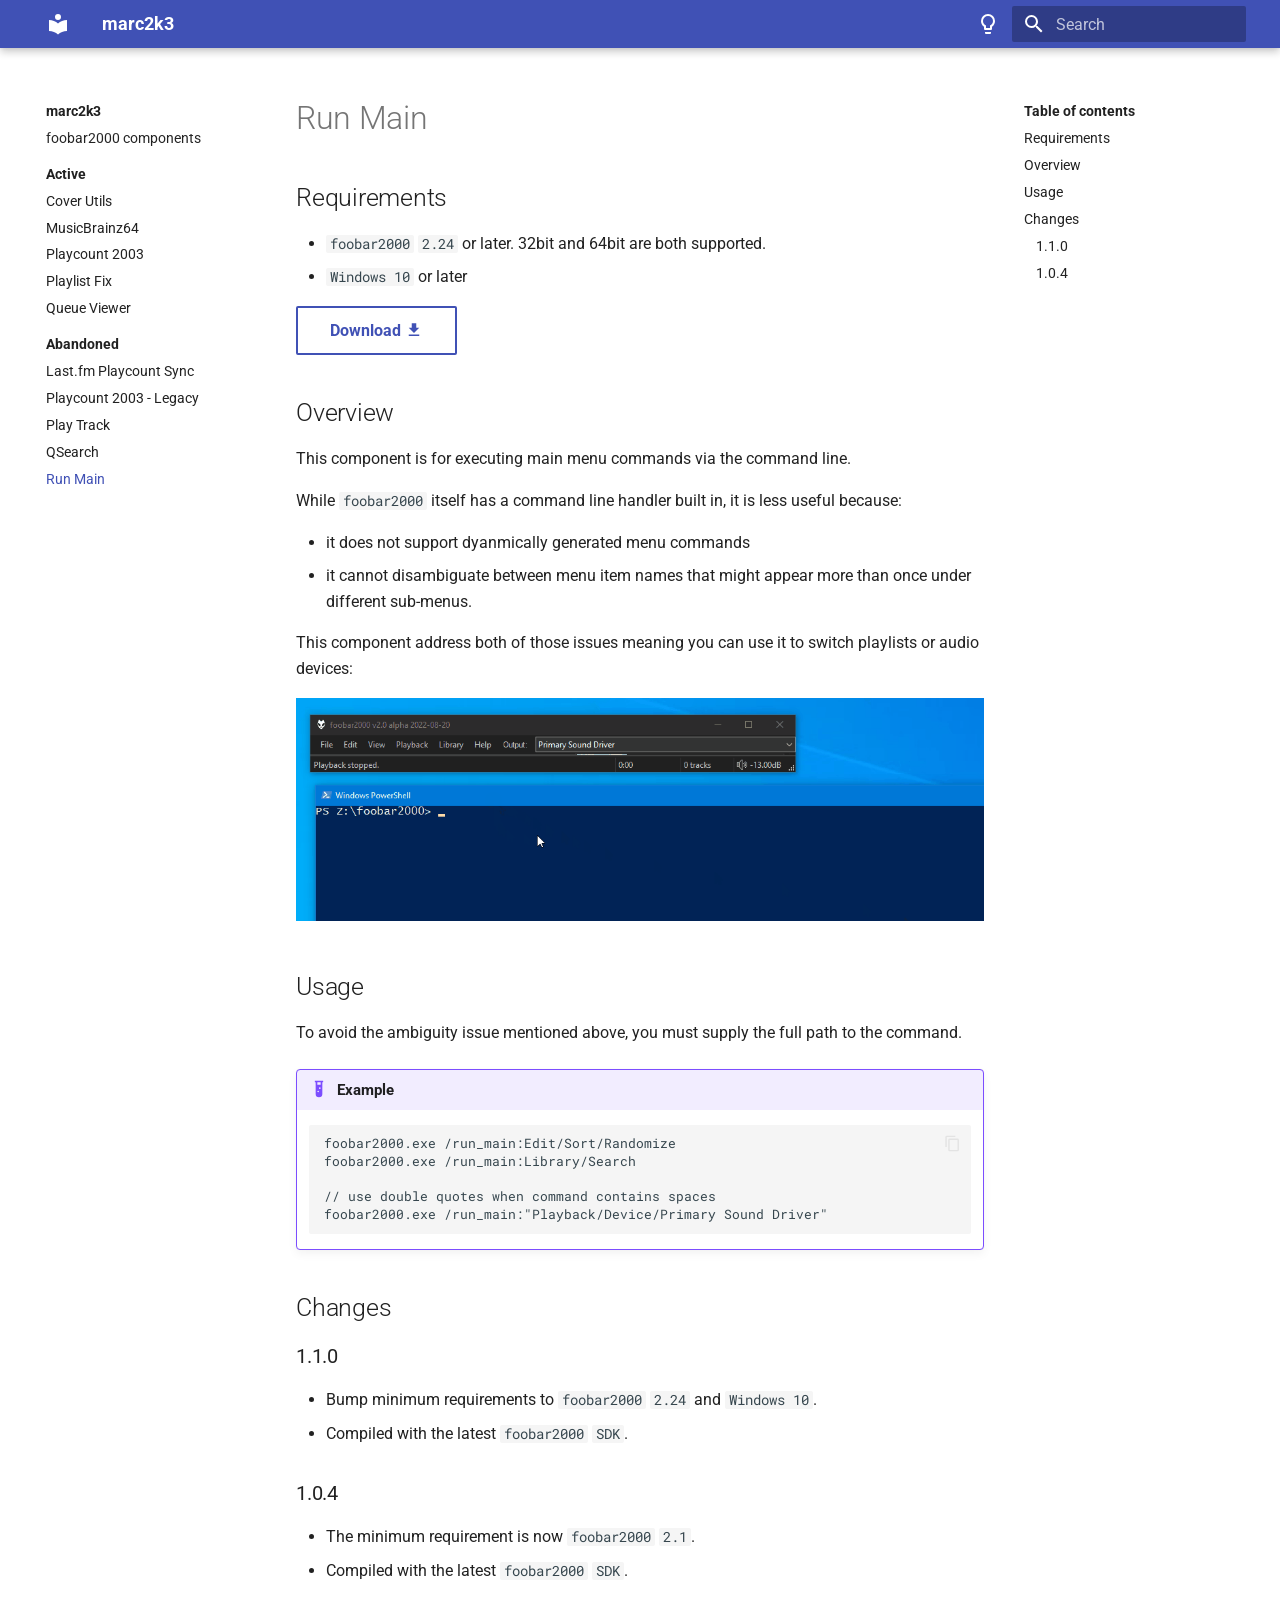
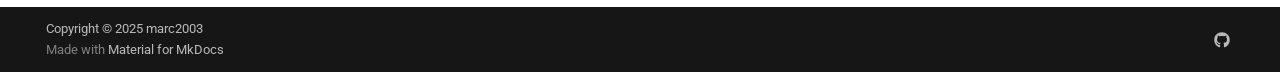
<file: component/run-main/index.html>
<!doctype html>
<html lang="en" class="no-js">
  <head>
    
      <meta charset="utf-8">
      <meta name="viewport" content="width=device-width,initial-scale=1">
      
      
      
      
        <link rel="prev" href="../qsearch/">
      
      
      
      <link rel="icon" href="../../assets/images/favicon.png">
      <meta name="generator" content="mkdocs-1.6.1, mkdocs-material-9.6.21">
    
    
      
        <title>Run Main - marc2k3</title>
      
    
    
      <link rel="stylesheet" href="../../assets/stylesheets/main.2a3383ac.min.css">
      
        
        <link rel="stylesheet" href="../../assets/stylesheets/palette.06af60db.min.css">
      
      


    
    
      
    
    
      
        
        
        <link rel="preconnect" href="https://fonts.gstatic.com" crossorigin>
        <link rel="stylesheet" href="https://fonts.googleapis.com/css?family=Roboto:300,300i,400,400i,700,700i%7CRoboto+Mono:400,400i,700,700i&display=fallback">
        <style>:root{--md-text-font:"Roboto";--md-code-font:"Roboto Mono"}</style>
      
    
    
      <link rel="stylesheet" href="../../stylesheets/extra.css">
    
    <script>__md_scope=new URL("../..",location),__md_hash=e=>[...e].reduce(((e,_)=>(e<<5)-e+_.charCodeAt(0)),0),__md_get=(e,_=localStorage,t=__md_scope)=>JSON.parse(_.getItem(t.pathname+"."+e)),__md_set=(e,_,t=localStorage,a=__md_scope)=>{try{t.setItem(a.pathname+"."+e,JSON.stringify(_))}catch(e){}}</script>
    
      

    
    
    
  </head>
  
  
    
    
      
    
    
    
    
    <body dir="ltr" data-md-color-scheme="default" data-md-color-primary="indigo" data-md-color-accent="indigo">
  
    
    <input class="md-toggle" data-md-toggle="drawer" type="checkbox" id="__drawer" autocomplete="off">
    <input class="md-toggle" data-md-toggle="search" type="checkbox" id="__search" autocomplete="off">
    <label class="md-overlay" for="__drawer"></label>
    <div data-md-component="skip">
      
        
        <a href="#run-main" class="md-skip">
          Skip to content
        </a>
      
    </div>
    <div data-md-component="announce">
      
    </div>
    
    
      

  

<header class="md-header md-header--shadow" data-md-component="header">
  <nav class="md-header__inner md-grid" aria-label="Header">
    <a href="../.." title="marc2k3" class="md-header__button md-logo" aria-label="marc2k3" data-md-component="logo">
      
  
  <svg xmlns="http://www.w3.org/2000/svg" viewBox="0 0 24 24"><path d="M12 8a3 3 0 0 0 3-3 3 3 0 0 0-3-3 3 3 0 0 0-3 3 3 3 0 0 0 3 3m0 3.54C9.64 9.35 6.5 8 3 8v11c3.5 0 6.64 1.35 9 3.54 2.36-2.19 5.5-3.54 9-3.54V8c-3.5 0-6.64 1.35-9 3.54"/></svg>

    </a>
    <label class="md-header__button md-icon" for="__drawer">
      
      <svg xmlns="http://www.w3.org/2000/svg" viewBox="0 0 24 24"><path d="M3 6h18v2H3zm0 5h18v2H3zm0 5h18v2H3z"/></svg>
    </label>
    <div class="md-header__title" data-md-component="header-title">
      <div class="md-header__ellipsis">
        <div class="md-header__topic">
          <span class="md-ellipsis">
            marc2k3
          </span>
        </div>
        <div class="md-header__topic" data-md-component="header-topic">
          <span class="md-ellipsis">
            
              Run Main
            
          </span>
        </div>
      </div>
    </div>
    
      
        <form class="md-header__option" data-md-component="palette">
  
    
    
    
    <input class="md-option" data-md-color-media="" data-md-color-scheme="default" data-md-color-primary="indigo" data-md-color-accent="indigo"  aria-label="Switch to dark mode"  type="radio" name="__palette" id="__palette_0">
    
      <label class="md-header__button md-icon" title="Switch to dark mode" for="__palette_1" hidden>
        <svg xmlns="http://www.w3.org/2000/svg" viewBox="0 0 24 24"><path d="M12 2a7 7 0 0 1 7 7c0 2.38-1.19 4.47-3 5.74V17a1 1 0 0 1-1 1H9a1 1 0 0 1-1-1v-2.26C6.19 13.47 5 11.38 5 9a7 7 0 0 1 7-7M9 21v-1h6v1a1 1 0 0 1-1 1h-4a1 1 0 0 1-1-1m3-17a5 5 0 0 0-5 5c0 2.05 1.23 3.81 3 4.58V16h4v-2.42c1.77-.77 3-2.53 3-4.58a5 5 0 0 0-5-5"/></svg>
      </label>
    
  
    
    
    
    <input class="md-option" data-md-color-media="" data-md-color-scheme="slate" data-md-color-primary="indigo" data-md-color-accent="indigo"  aria-label="Switch to light mode"  type="radio" name="__palette" id="__palette_1">
    
      <label class="md-header__button md-icon" title="Switch to light mode" for="__palette_0" hidden>
        <svg xmlns="http://www.w3.org/2000/svg" viewBox="0 0 24 24"><path d="M12 2a7 7 0 0 0-7 7c0 2.38 1.19 4.47 3 5.74V17a1 1 0 0 0 1 1h6a1 1 0 0 0 1-1v-2.26c1.81-1.27 3-3.36 3-5.74a7 7 0 0 0-7-7M9 21a1 1 0 0 0 1 1h4a1 1 0 0 0 1-1v-1H9z"/></svg>
      </label>
    
  
</form>
      
    
    
      <script>var palette=__md_get("__palette");if(palette&&palette.color){if("(prefers-color-scheme)"===palette.color.media){var media=matchMedia("(prefers-color-scheme: light)"),input=document.querySelector(media.matches?"[data-md-color-media='(prefers-color-scheme: light)']":"[data-md-color-media='(prefers-color-scheme: dark)']");palette.color.media=input.getAttribute("data-md-color-media"),palette.color.scheme=input.getAttribute("data-md-color-scheme"),palette.color.primary=input.getAttribute("data-md-color-primary"),palette.color.accent=input.getAttribute("data-md-color-accent")}for(var[key,value]of Object.entries(palette.color))document.body.setAttribute("data-md-color-"+key,value)}</script>
    
    
    
      
      
        <label class="md-header__button md-icon" for="__search">
          
          <svg xmlns="http://www.w3.org/2000/svg" viewBox="0 0 24 24"><path d="M9.5 3A6.5 6.5 0 0 1 16 9.5c0 1.61-.59 3.09-1.56 4.23l.27.27h.79l5 5-1.5 1.5-5-5v-.79l-.27-.27A6.52 6.52 0 0 1 9.5 16 6.5 6.5 0 0 1 3 9.5 6.5 6.5 0 0 1 9.5 3m0 2C7 5 5 7 5 9.5S7 14 9.5 14 14 12 14 9.5 12 5 9.5 5"/></svg>
        </label>
        <div class="md-search" data-md-component="search" role="dialog">
  <label class="md-search__overlay" for="__search"></label>
  <div class="md-search__inner" role="search">
    <form class="md-search__form" name="search">
      <input type="text" class="md-search__input" name="query" aria-label="Search" placeholder="Search" autocapitalize="off" autocorrect="off" autocomplete="off" spellcheck="false" data-md-component="search-query" required>
      <label class="md-search__icon md-icon" for="__search">
        
        <svg xmlns="http://www.w3.org/2000/svg" viewBox="0 0 24 24"><path d="M9.5 3A6.5 6.5 0 0 1 16 9.5c0 1.61-.59 3.09-1.56 4.23l.27.27h.79l5 5-1.5 1.5-5-5v-.79l-.27-.27A6.52 6.52 0 0 1 9.5 16 6.5 6.5 0 0 1 3 9.5 6.5 6.5 0 0 1 9.5 3m0 2C7 5 5 7 5 9.5S7 14 9.5 14 14 12 14 9.5 12 5 9.5 5"/></svg>
        
        <svg xmlns="http://www.w3.org/2000/svg" viewBox="0 0 24 24"><path d="M20 11v2H8l5.5 5.5-1.42 1.42L4.16 12l7.92-7.92L13.5 5.5 8 11z"/></svg>
      </label>
      <nav class="md-search__options" aria-label="Search">
        
        <button type="reset" class="md-search__icon md-icon" title="Clear" aria-label="Clear" tabindex="-1">
          
          <svg xmlns="http://www.w3.org/2000/svg" viewBox="0 0 24 24"><path d="M19 6.41 17.59 5 12 10.59 6.41 5 5 6.41 10.59 12 5 17.59 6.41 19 12 13.41 17.59 19 19 17.59 13.41 12z"/></svg>
        </button>
      </nav>
      
    </form>
    <div class="md-search__output">
      <div class="md-search__scrollwrap" tabindex="0" data-md-scrollfix>
        <div class="md-search-result" data-md-component="search-result">
          <div class="md-search-result__meta">
            Initializing search
          </div>
          <ol class="md-search-result__list" role="presentation"></ol>
        </div>
      </div>
    </div>
  </div>
</div>
      
    
    
  </nav>
  
</header>
    
    <div class="md-container" data-md-component="container">
      
      
        
          
        
      
      <main class="md-main" data-md-component="main">
        <div class="md-main__inner md-grid">
          
            
              
              <div class="md-sidebar md-sidebar--primary" data-md-component="sidebar" data-md-type="navigation" >
                <div class="md-sidebar__scrollwrap">
                  <div class="md-sidebar__inner">
                    



<nav class="md-nav md-nav--primary" aria-label="Navigation" data-md-level="0">
  <label class="md-nav__title" for="__drawer">
    <a href="../.." title="marc2k3" class="md-nav__button md-logo" aria-label="marc2k3" data-md-component="logo">
      
  
  <svg xmlns="http://www.w3.org/2000/svg" viewBox="0 0 24 24"><path d="M12 8a3 3 0 0 0 3-3 3 3 0 0 0-3-3 3 3 0 0 0-3 3 3 3 0 0 0 3 3m0 3.54C9.64 9.35 6.5 8 3 8v11c3.5 0 6.64 1.35 9 3.54 2.36-2.19 5.5-3.54 9-3.54V8c-3.5 0-6.64 1.35-9 3.54"/></svg>

    </a>
    marc2k3
  </label>
  
  <ul class="md-nav__list" data-md-scrollfix>
    
      
      
  
  
  
  
    <li class="md-nav__item">
      <a href="../.." class="md-nav__link">
        
  
  
  <span class="md-ellipsis">
    foobar2000 components
    
  </span>
  

      </a>
    </li>
  

    
      
      
  
  
  
  
    
    
    
    
      
        
        
      
    
    
    <li class="md-nav__item md-nav__item--section md-nav__item--nested">
      
        
        
        <input class="md-nav__toggle md-toggle " type="checkbox" id="__nav_2" >
        
          
          <label class="md-nav__link" for="__nav_2" id="__nav_2_label" tabindex="">
            
  
  
  <span class="md-ellipsis">
    Active
    
  </span>
  

            <span class="md-nav__icon md-icon"></span>
          </label>
        
        <nav class="md-nav" data-md-level="1" aria-labelledby="__nav_2_label" aria-expanded="false">
          <label class="md-nav__title" for="__nav_2">
            <span class="md-nav__icon md-icon"></span>
            Active
          </label>
          <ul class="md-nav__list" data-md-scrollfix>
            
              
                
  
  
  
  
    <li class="md-nav__item">
      <a href="../cover-utils/" class="md-nav__link">
        
  
  
  <span class="md-ellipsis">
    Cover Utils
    
  </span>
  

      </a>
    </li>
  

              
            
              
                
  
  
  
  
    <li class="md-nav__item">
      <a href="../musicbrainz64/" class="md-nav__link">
        
  
  
  <span class="md-ellipsis">
    MusicBrainz64
    
  </span>
  

      </a>
    </li>
  

              
            
              
                
  
  
  
  
    <li class="md-nav__item">
      <a href="../playcount-2003/" class="md-nav__link">
        
  
  
  <span class="md-ellipsis">
    Playcount 2003
    
  </span>
  

      </a>
    </li>
  

              
            
              
                
  
  
  
  
    <li class="md-nav__item">
      <a href="../playlist-fix/" class="md-nav__link">
        
  
  
  <span class="md-ellipsis">
    Playlist Fix
    
  </span>
  

      </a>
    </li>
  

              
            
              
                
  
  
  
  
    <li class="md-nav__item">
      <a href="../queue-viewer/" class="md-nav__link">
        
  
  
  <span class="md-ellipsis">
    Queue Viewer
    
  </span>
  

      </a>
    </li>
  

              
            
          </ul>
        </nav>
      
    </li>
  

    
      
      
  
  
    
  
  
  
    
    
    
    
      
        
        
      
    
    
    <li class="md-nav__item md-nav__item--active md-nav__item--section md-nav__item--nested">
      
        
        
        <input class="md-nav__toggle md-toggle " type="checkbox" id="__nav_3" checked>
        
          
          <label class="md-nav__link" for="__nav_3" id="__nav_3_label" tabindex="">
            
  
  
  <span class="md-ellipsis">
    Abandoned
    
  </span>
  

            <span class="md-nav__icon md-icon"></span>
          </label>
        
        <nav class="md-nav" data-md-level="1" aria-labelledby="__nav_3_label" aria-expanded="true">
          <label class="md-nav__title" for="__nav_3">
            <span class="md-nav__icon md-icon"></span>
            Abandoned
          </label>
          <ul class="md-nav__list" data-md-scrollfix>
            
              
                
  
  
  
  
    <li class="md-nav__item">
      <a href="../lastfm-playcount-sync/" class="md-nav__link">
        
  
  
  <span class="md-ellipsis">
    Last.fm Playcount Sync
    
  </span>
  

      </a>
    </li>
  

              
            
              
                
  
  
  
  
    <li class="md-nav__item">
      <a href="../playcount-2003-legacy/" class="md-nav__link">
        
  
  
  <span class="md-ellipsis">
    Playcount 2003 - Legacy
    
  </span>
  

      </a>
    </li>
  

              
            
              
                
  
  
  
  
    <li class="md-nav__item">
      <a href="../play-track/" class="md-nav__link">
        
  
  
  <span class="md-ellipsis">
    Play Track
    
  </span>
  

      </a>
    </li>
  

              
            
              
                
  
  
  
  
    <li class="md-nav__item">
      <a href="../qsearch/" class="md-nav__link">
        
  
  
  <span class="md-ellipsis">
    QSearch
    
  </span>
  

      </a>
    </li>
  

              
            
              
                
  
  
    
  
  
  
    <li class="md-nav__item md-nav__item--active">
      
      <input class="md-nav__toggle md-toggle" type="checkbox" id="__toc">
      
      
        
      
      
        <label class="md-nav__link md-nav__link--active" for="__toc">
          
  
  
  <span class="md-ellipsis">
    Run Main
    
  </span>
  

          <span class="md-nav__icon md-icon"></span>
        </label>
      
      <a href="./" class="md-nav__link md-nav__link--active">
        
  
  
  <span class="md-ellipsis">
    Run Main
    
  </span>
  

      </a>
      
        

<nav class="md-nav md-nav--secondary" aria-label="Table of contents">
  
  
  
    
  
  
    <label class="md-nav__title" for="__toc">
      <span class="md-nav__icon md-icon"></span>
      Table of contents
    </label>
    <ul class="md-nav__list" data-md-component="toc" data-md-scrollfix>
      
        <li class="md-nav__item">
  <a href="#requirements" class="md-nav__link">
    <span class="md-ellipsis">
      Requirements
    </span>
  </a>
  
</li>
      
        <li class="md-nav__item">
  <a href="#overview" class="md-nav__link">
    <span class="md-ellipsis">
      Overview
    </span>
  </a>
  
</li>
      
        <li class="md-nav__item">
  <a href="#usage" class="md-nav__link">
    <span class="md-ellipsis">
      Usage
    </span>
  </a>
  
</li>
      
        <li class="md-nav__item">
  <a href="#changes" class="md-nav__link">
    <span class="md-ellipsis">
      Changes
    </span>
  </a>
  
    <nav class="md-nav" aria-label="Changes">
      <ul class="md-nav__list">
        
          <li class="md-nav__item">
  <a href="#110" class="md-nav__link">
    <span class="md-ellipsis">
      1.1.0
    </span>
  </a>
  
</li>
        
          <li class="md-nav__item">
  <a href="#104" class="md-nav__link">
    <span class="md-ellipsis">
      1.0.4
    </span>
  </a>
  
</li>
        
      </ul>
    </nav>
  
</li>
      
    </ul>
  
</nav>
      
    </li>
  

              
            
          </ul>
        </nav>
      
    </li>
  

    
  </ul>
</nav>
                  </div>
                </div>
              </div>
            
            
              
              <div class="md-sidebar md-sidebar--secondary" data-md-component="sidebar" data-md-type="toc" >
                <div class="md-sidebar__scrollwrap">
                  <div class="md-sidebar__inner">
                    

<nav class="md-nav md-nav--secondary" aria-label="Table of contents">
  
  
  
    
  
  
    <label class="md-nav__title" for="__toc">
      <span class="md-nav__icon md-icon"></span>
      Table of contents
    </label>
    <ul class="md-nav__list" data-md-component="toc" data-md-scrollfix>
      
        <li class="md-nav__item">
  <a href="#requirements" class="md-nav__link">
    <span class="md-ellipsis">
      Requirements
    </span>
  </a>
  
</li>
      
        <li class="md-nav__item">
  <a href="#overview" class="md-nav__link">
    <span class="md-ellipsis">
      Overview
    </span>
  </a>
  
</li>
      
        <li class="md-nav__item">
  <a href="#usage" class="md-nav__link">
    <span class="md-ellipsis">
      Usage
    </span>
  </a>
  
</li>
      
        <li class="md-nav__item">
  <a href="#changes" class="md-nav__link">
    <span class="md-ellipsis">
      Changes
    </span>
  </a>
  
    <nav class="md-nav" aria-label="Changes">
      <ul class="md-nav__list">
        
          <li class="md-nav__item">
  <a href="#110" class="md-nav__link">
    <span class="md-ellipsis">
      1.1.0
    </span>
  </a>
  
</li>
        
          <li class="md-nav__item">
  <a href="#104" class="md-nav__link">
    <span class="md-ellipsis">
      1.0.4
    </span>
  </a>
  
</li>
        
      </ul>
    </nav>
  
</li>
      
    </ul>
  
</nav>
                  </div>
                </div>
              </div>
            
          
          
            <div class="md-content" data-md-component="content">
              <article class="md-content__inner md-typeset">
                
                  



<h1 id="run-main">Run Main<a class="headerlink" href="#run-main" title="Permanent link">#</a></h1>
<h2 id="requirements">Requirements<a class="headerlink" href="#requirements" title="Permanent link">#</a></h2>
<ul>
<li><code>foobar2000</code> <code>2.24</code> or later. 32bit and 64bit are both supported.</li>
<li><code>Windows 10</code> or later</li>
</ul>
<p><a class="md-button" href="../../files/foo_run_main-1.1.0.fb2k-component">Download <span class="twemoji"><svg xmlns="http://www.w3.org/2000/svg" viewBox="0 0 24 24"><path d="M5 20h14v-2H5m14-9h-4V3H9v6H5l7 7z"/></svg></span></a></p>
<h2 id="overview">Overview<a class="headerlink" href="#overview" title="Permanent link">#</a></h2>
<p>This component is for executing main menu commands via the command line.</p>
<p>While <code>foobar2000</code> itself has a command line handler built in, it is less useful
because:</p>
<ul>
<li>it does not support dyanmically generated menu commands</li>
<li>it cannot disambiguate between menu item names that might appear more
than once under different sub-menus.</li>
</ul>
<p>This component address both of those issues meaning you can use it to
switch playlists or audio devices:</p>
<p><img alt="run main" src="../../images/run-main.gif" /></p>
<h2 id="usage">Usage<a class="headerlink" href="#usage" title="Permanent link">#</a></h2>
<p>To avoid the ambiguity issue mentioned above, you must supply the full path to the command.</p>
<div class="admonition example">
<p class="admonition-title">Example</p>
<div class="highlight"><pre><span></span><code>foobar2000.exe /run_main:Edit/Sort/Randomize
foobar2000.exe /run_main:Library/Search

// use double quotes when command contains spaces
foobar2000.exe /run_main:&quot;Playback/Device/Primary Sound Driver&quot;
</code></pre></div>
</div>
<h2 id="changes">Changes<a class="headerlink" href="#changes" title="Permanent link">#</a></h2>
<h3 id="110">1.1.0<a class="headerlink" href="#110" title="Permanent link">#</a></h3>
<ul>
<li>Bump minimum requirements to <code>foobar2000</code> <code>2.24</code> and <code>Windows 10</code>.</li>
<li>Compiled with the latest <code>foobar2000</code> <code>SDK</code>.</li>
</ul>
<h3 id="104">1.0.4<a class="headerlink" href="#104" title="Permanent link">#</a></h3>
<ul>
<li>The minimum requirement is now <code>foobar2000</code> <code>2.1</code>.</li>
<li>Compiled with the latest <code>foobar2000</code> <code>SDK</code>.</li>
</ul>












                
              </article>
            </div>
          
          
<script>var target=document.getElementById(location.hash.slice(1));target&&target.name&&(target.checked=target.name.startsWith("__tabbed_"))</script>
        </div>
        
      </main>
      
        <footer class="md-footer">
  
  <div class="md-footer-meta md-typeset">
    <div class="md-footer-meta__inner md-grid">
      <div class="md-copyright">
  
    <div class="md-copyright__highlight">
      Copyright &copy; 2025 marc2003
    </div>
  
  
    Made with
    <a href="https://squidfunk.github.io/mkdocs-material/" target="_blank" rel="noopener">
      Material for MkDocs
    </a>
  
</div>
      
        
<div class="md-social">
  
    
    
    
    
      
      
    
    <a href="https://github.com/marc2k3" target="_blank" rel="noopener" title="github.com" class="md-social__link">
      <svg xmlns="http://www.w3.org/2000/svg" viewBox="0 0 512 512"><!--! Font Awesome Free 7.0.1 by @fontawesome - https://fontawesome.com License - https://fontawesome.com/license/free (Icons: CC BY 4.0, Fonts: SIL OFL 1.1, Code: MIT License) Copyright 2025 Fonticons, Inc.--><path d="M173.9 397.4c0 2-2.3 3.6-5.2 3.6-3.3.3-5.6-1.3-5.6-3.6 0-2 2.3-3.6 5.2-3.6 3-.3 5.6 1.3 5.6 3.6m-31.1-4.5c-.7 2 1.3 4.3 4.3 4.9 2.6 1 5.6 0 6.2-2s-1.3-4.3-4.3-5.2c-2.6-.7-5.5.3-6.2 2.3m44.2-1.7c-2.9.7-4.9 2.6-4.6 4.9.3 2 2.9 3.3 5.9 2.6 2.9-.7 4.9-2.6 4.6-4.6-.3-1.9-3-3.2-5.9-2.9M252.8 8C114.1 8 8 113.3 8 252c0 110.9 69.8 205.8 169.5 239.2 12.8 2.3 17.3-5.6 17.3-12.1 0-6.2-.3-40.4-.3-61.4 0 0-70 15-84.7-29.8 0 0-11.4-29.1-27.8-36.6 0 0-22.9-15.7 1.6-15.4 0 0 24.9 2 38.6 25.8 21.9 38.6 58.6 27.5 72.9 20.9 2.3-16 8.8-27.1 16-33.7-55.9-6.2-112.3-14.3-112.3-110.5 0-27.5 7.6-41.3 23.6-58.9-2.6-6.5-11.1-33.3 2.6-67.9 20.9-6.5 69 27 69 27 20-5.6 41.5-8.5 62.8-8.5s42.8 2.9 62.8 8.5c0 0 48.1-33.6 69-27 13.7 34.7 5.2 61.4 2.6 67.9 16 17.7 25.8 31.5 25.8 58.9 0 96.5-58.9 104.2-114.8 110.5 9.2 7.9 17 22.9 17 46.4 0 33.7-.3 75.4-.3 83.6 0 6.5 4.6 14.4 17.3 12.1C436.2 457.8 504 362.9 504 252 504 113.3 391.5 8 252.8 8M105.2 352.9c-1.3 1-1 3.3.7 5.2 1.6 1.6 3.9 2.3 5.2 1 1.3-1 1-3.3-.7-5.2-1.6-1.6-3.9-2.3-5.2-1m-10.8-8.1c-.7 1.3.3 2.9 2.3 3.9 1.6 1 3.6.7 4.3-.7.7-1.3-.3-2.9-2.3-3.9-2-.6-3.6-.3-4.3.7m32.4 35.6c-1.6 1.3-1 4.3 1.3 6.2 2.3 2.3 5.2 2.6 6.5 1 1.3-1.3.7-4.3-1.3-6.2-2.2-2.3-5.2-2.6-6.5-1m-11.4-14.7c-1.6 1-1.6 3.6 0 5.9s4.3 3.3 5.6 2.3c1.6-1.3 1.6-3.9 0-6.2-1.4-2.3-4-3.3-5.6-2"/></svg>
    </a>
  
</div>
      
    </div>
  </div>
</footer>
      
    </div>
    <div class="md-dialog" data-md-component="dialog">
      <div class="md-dialog__inner md-typeset"></div>
    </div>
    
    
    
      
      <script id="__config" type="application/json">{"base": "../..", "features": ["content.code.copy", "navigation.sections"], "search": "../../assets/javascripts/workers/search.973d3a69.min.js", "tags": null, "translations": {"clipboard.copied": "Copied to clipboard", "clipboard.copy": "Copy to clipboard", "search.result.more.one": "1 more on this page", "search.result.more.other": "# more on this page", "search.result.none": "No matching documents", "search.result.one": "1 matching document", "search.result.other": "# matching documents", "search.result.placeholder": "Type to start searching", "search.result.term.missing": "Missing", "select.version": "Select version"}, "version": null}</script>
    
    
      <script src="../../assets/javascripts/bundle.f55a23d4.min.js"></script>
      
    
  </body>
</html>
</file>
<file: stylesheets/extra.css>
.md-nav__link[for] { color: var(--md-default-fg-color) !important }
.md-nav__title[for] { color: var(--md-default-fg-color) }
.md-typeset .admonition { font-size: .75rem; }

thead tr th:first-child, tbody tr td:first-child {
	width: 18em;
	min-width: 18em;
	max-width: 18em;
}

thead tr th:last-child, tbody tr td:last-child {
	width: 18em;
	min-width: 18em;
	max-width: 18em;
}
</file>
<file: assets/stylesheets/main.2a3383ac.min.css>
@charset "UTF-8";html{-webkit-text-size-adjust:none;-moz-text-size-adjust:none;text-size-adjust:none;box-sizing:border-box}*,:after,:before{box-sizing:inherit}@media (prefers-reduced-motion){*,:after,:before{transition:none!important}}body{margin:0}a,button,input,label{-webkit-tap-highlight-color:transparent}a{color:inherit;text-decoration:none}hr{border:0;box-sizing:initial;display:block;height:.05rem;overflow:visible;padding:0}small{font-size:80%}sub,sup{line-height:1em}img{border-style:none}table{border-collapse:initial;border-spacing:0}td,th{font-weight:400;vertical-align:top}button{background:#0000;border:0;font-family:inherit;font-size:inherit;margin:0;padding:0}input{border:0;outline:none}:root{--md-primary-fg-color:#4051b5;--md-primary-fg-color--light:#5d6cc0;--md-primary-fg-color--dark:#303fa1;--md-primary-bg-color:#fff;--md-primary-bg-color--light:#ffffffb3;--md-accent-fg-color:#526cfe;--md-accent-fg-color--transparent:#526cfe1a;--md-accent-bg-color:#fff;--md-accent-bg-color--light:#ffffffb3}[data-md-color-scheme=default]{color-scheme:light}[data-md-color-scheme=default] img[src$="#gh-dark-mode-only"],[data-md-color-scheme=default] img[src$="#only-dark"]{display:none}:root,[data-md-color-scheme=default]{--md-hue:225deg;--md-default-fg-color:#000000de;--md-default-fg-color--light:#0000008a;--md-default-fg-color--lighter:#00000052;--md-default-fg-color--lightest:#00000012;--md-default-bg-color:#fff;--md-default-bg-color--light:#ffffffb3;--md-default-bg-color--lighter:#ffffff4d;--md-default-bg-color--lightest:#ffffff1f;--md-code-fg-color:#36464e;--md-code-bg-color:#f5f5f5;--md-code-hl-color:#4287ff;--md-code-hl-color--light:#4287ff1a;--md-code-hl-number-color:#d52a2a;--md-code-hl-special-color:#db1457;--md-code-hl-function-color:#a846b9;--md-code-hl-constant-color:#6e59d9;--md-code-hl-keyword-color:#3f6ec6;--md-code-hl-string-color:#1c7d4d;--md-code-hl-name-color:var(--md-code-fg-color);--md-code-hl-operator-color:var(--md-default-fg-color--light);--md-code-hl-punctuation-color:var(--md-default-fg-color--light);--md-code-hl-comment-color:var(--md-default-fg-color--light);--md-code-hl-generic-color:var(--md-default-fg-color--light);--md-code-hl-variable-color:var(--md-default-fg-color--light);--md-typeset-color:var(--md-default-fg-color);--md-typeset-a-color:var(--md-primary-fg-color);--md-typeset-del-color:#f5503d26;--md-typeset-ins-color:#0bd57026;--md-typeset-kbd-color:#fafafa;--md-typeset-kbd-accent-color:#fff;--md-typeset-kbd-border-color:#b8b8b8;--md-typeset-mark-color:#ffff0080;--md-typeset-table-color:#0000001f;--md-typeset-table-color--light:rgba(0,0,0,.035);--md-admonition-fg-color:var(--md-default-fg-color);--md-admonition-bg-color:var(--md-default-bg-color);--md-warning-fg-color:#000000de;--md-warning-bg-color:#ff9;--md-footer-fg-color:#fff;--md-footer-fg-color--light:#ffffffb3;--md-footer-fg-color--lighter:#ffffff73;--md-footer-bg-color:#000000de;--md-footer-bg-color--dark:#00000052;--md-shadow-z1:0 0.2rem 0.5rem #0000000d,0 0 0.05rem #0000001a;--md-shadow-z2:0 0.2rem 0.5rem #0000001a,0 0 0.05rem #00000040;--md-shadow-z3:0 0.2rem 0.5rem #0003,0 0 0.05rem #00000059}.md-icon svg{fill:currentcolor;display:block;height:1.2rem;width:1.2rem}body{-webkit-font-smoothing:antialiased;-moz-osx-font-smoothing:grayscale;--md-text-font-family:var(--md-text-font,_),-apple-system,BlinkMacSystemFont,Helvetica,Arial,sans-serif;--md-code-font-family:var(--md-code-font,_),SFMono-Regular,Consolas,Menlo,monospace}aside,body,input{font-feature-settings:"kern","liga";color:var(--md-typeset-color);font-family:var(--md-text-font-family)}code,kbd,pre{font-feature-settings:"kern";font-family:var(--md-code-font-family)}:root{--md-typeset-table-sort-icon:url('data:image/svg+xml;charset=utf-8,<svg xmlns="http://www.w3.org/2000/svg" viewBox="0 0 24 24"><path d="m18 21-4-4h3V7h-3l4-4 4 4h-3v10h3M2 19v-2h10v2M2 13v-2h7v2M2 7V5h4v2z"/></svg>');--md-typeset-table-sort-icon--asc:url('data:image/svg+xml;charset=utf-8,<svg xmlns="http://www.w3.org/2000/svg" viewBox="0 0 24 24"><path d="M19 17h3l-4 4-4-4h3V3h2M2 17h10v2H2M6 5v2H2V5m0 6h7v2H2z"/></svg>');--md-typeset-table-sort-icon--desc:url('data:image/svg+xml;charset=utf-8,<svg xmlns="http://www.w3.org/2000/svg" viewBox="0 0 24 24"><path d="M19 7h3l-4-4-4 4h3v14h2M2 17h10v2H2M6 5v2H2V5m0 6h7v2H2z"/></svg>')}.md-typeset{-webkit-print-color-adjust:exact;color-adjust:exact;font-size:.8rem;line-height:1.6;overflow-wrap:break-word}@media print{.md-typeset{font-size:.68rem}}.md-typeset blockquote,.md-typeset dl,.md-typeset figure,.md-typeset ol,.md-typeset pre,.md-typeset ul{margin-bottom:1em;margin-top:1em}.md-typeset h1{color:var(--md-default-fg-color--light);font-size:2em;line-height:1.3;margin:0 0 1.25em}.md-typeset h1,.md-typeset h2{font-weight:300;letter-spacing:-.01em}.md-typeset h2{font-size:1.5625em;line-height:1.4;margin:1.6em 0 .64em}.md-typeset h3{font-size:1.25em;font-weight:400;letter-spacing:-.01em;line-height:1.5;margin:1.6em 0 .8em}.md-typeset h2+h3{margin-top:.8em}.md-typeset h4{font-weight:700;letter-spacing:-.01em;margin:1em 0}.md-typeset h5,.md-typeset h6{color:var(--md-default-fg-color--light);font-size:.8em;font-weight:700;letter-spacing:-.01em;margin:1.25em 0}.md-typeset h5{text-transform:uppercase}.md-typeset h5 code{text-transform:none}.md-typeset hr{border-bottom:.05rem solid var(--md-default-fg-color--lightest);display:flow-root;margin:1.5em 0}.md-typeset a{color:var(--md-typeset-a-color);word-break:break-word}.md-typeset a,.md-typeset a:before{transition:color 125ms}.md-typeset a:focus,.md-typeset a:hover{color:var(--md-accent-fg-color)}.md-typeset a:focus code,.md-typeset a:hover code{background-color:var(--md-accent-fg-color--transparent)}.md-typeset a code{color:currentcolor;transition:background-color 125ms}.md-typeset a.focus-visible{outline-color:var(--md-accent-fg-color);outline-offset:.2rem}.md-typeset code,.md-typeset kbd,.md-typeset pre{color:var(--md-code-fg-color);direction:ltr;font-variant-ligatures:none}@media print{.md-typeset code,.md-typeset kbd,.md-typeset pre{white-space:pre-wrap}}.md-typeset code{background-color:var(--md-code-bg-color);border-radius:.1rem;-webkit-box-decoration-break:clone;box-decoration-break:clone;font-size:.85em;padding:0 .2941176471em;word-break:break-word}.md-typeset code:not(.focus-visible){-webkit-tap-highlight-color:transparent;outline:none}.md-typeset pre{display:flow-root;line-height:1.4;position:relative}.md-typeset pre>code{-webkit-box-decoration-break:slice;box-decoration-break:slice;box-shadow:none;display:block;margin:0;outline-color:var(--md-accent-fg-color);overflow:auto;padding:.7720588235em 1.1764705882em;scrollbar-color:var(--md-default-fg-color--lighter) #0000;scrollbar-width:thin;touch-action:auto;word-break:normal}.md-typeset pre>code:hover{scrollbar-color:var(--md-accent-fg-color) #0000}.md-typeset pre>code::-webkit-scrollbar{height:.2rem;width:.2rem}.md-typeset pre>code::-webkit-scrollbar-thumb{background-color:var(--md-default-fg-color--lighter)}.md-typeset pre>code::-webkit-scrollbar-thumb:hover{background-color:var(--md-accent-fg-color)}.md-typeset kbd{background-color:var(--md-typeset-kbd-color);border-radius:.1rem;box-shadow:0 .1rem 0 .05rem var(--md-typeset-kbd-border-color),0 .1rem 0 var(--md-typeset-kbd-border-color),0 -.1rem .2rem var(--md-typeset-kbd-accent-color) inset;color:var(--md-default-fg-color);display:inline-block;font-size:.75em;padding:0 .6666666667em;vertical-align:text-top;word-break:break-word}.md-typeset mark{background-color:var(--md-typeset-mark-color);-webkit-box-decoration-break:clone;box-decoration-break:clone;color:inherit;word-break:break-word}.md-typeset abbr{border-bottom:.05rem dotted var(--md-default-fg-color--light);cursor:help;text-decoration:none}.md-typeset small{opacity:.75}[dir=ltr] .md-typeset sub,[dir=ltr] .md-typeset sup{margin-left:.078125em}[dir=rtl] .md-typeset sub,[dir=rtl] .md-typeset sup{margin-right:.078125em}[dir=ltr] .md-typeset blockquote{padding-left:.6rem}[dir=rtl] .md-typeset blockquote{padding-right:.6rem}[dir=ltr] .md-typeset blockquote{border-left:.2rem solid var(--md-default-fg-color--lighter)}[dir=rtl] .md-typeset blockquote{border-right:.2rem solid var(--md-default-fg-color--lighter)}.md-typeset blockquote{color:var(--md-default-fg-color--light);margin-left:0;margin-right:0}.md-typeset ul{list-style-type:disc}.md-typeset ul[type]{list-style-type:revert-layer}[dir=ltr] .md-typeset ol,[dir=ltr] .md-typeset ul{margin-left:.625em}[dir=rtl] .md-typeset ol,[dir=rtl] .md-typeset ul{margin-right:.625em}.md-typeset ol,.md-typeset ul{padding:0}.md-typeset ol:not([hidden]),.md-typeset ul:not([hidden]){display:flow-root}.md-typeset ol ol,.md-typeset ul ol{list-style-type:lower-alpha}.md-typeset ol ol ol,.md-typeset ul ol ol{list-style-type:lower-roman}.md-typeset ol ol ol ol,.md-typeset ul ol ol ol{list-style-type:upper-alpha}.md-typeset ol ol ol ol ol,.md-typeset ul ol ol ol ol{list-style-type:upper-roman}.md-typeset ol[type],.md-typeset ul[type]{list-style-type:revert-layer}[dir=ltr] .md-typeset ol li,[dir=ltr] .md-typeset ul li{margin-left:1.25em}[dir=rtl] .md-typeset ol li,[dir=rtl] .md-typeset ul li{margin-right:1.25em}.md-typeset ol li,.md-typeset ul li{margin-bottom:.5em}.md-typeset ol li blockquote,.md-typeset ol li p,.md-typeset ul li blockquote,.md-typeset ul li p{margin:.5em 0}.md-typeset ol li:last-child,.md-typeset ul li:last-child{margin-bottom:0}[dir=ltr] .md-typeset ol li ol,[dir=ltr] .md-typeset ol li ul,[dir=ltr] .md-typeset ul li ol,[dir=ltr] .md-typeset ul li ul{margin-left:.625em}[dir=rtl] .md-typeset ol li ol,[dir=rtl] .md-typeset ol li ul,[dir=rtl] .md-typeset ul li ol,[dir=rtl] .md-typeset ul li ul{margin-right:.625em}.md-typeset ol li ol,.md-typeset ol li ul,.md-typeset ul li ol,.md-typeset ul li ul{margin-bottom:.5em;margin-top:.5em}[dir=ltr] .md-typeset dd{margin-left:1.875em}[dir=rtl] .md-typeset dd{margin-right:1.875em}.md-typeset dd{margin-bottom:1.5em;margin-top:1em}.md-typeset img,.md-typeset svg,.md-typeset video{height:auto;max-width:100%}.md-typeset img[align=left]{margin:1em 1em 1em 0}.md-typeset img[align=right]{margin:1em 0 1em 1em}.md-typeset img[align]:only-child{margin-top:0}.md-typeset figure{display:flow-root;margin:1em auto;max-width:100%;text-align:center;width:-moz-fit-content;width:fit-content}.md-typeset figure img{display:block;margin:0 auto}.md-typeset figcaption{font-style:italic;margin:1em auto;max-width:24rem}.md-typeset iframe{max-width:100%}.md-typeset table:not([class]){background-color:var(--md-default-bg-color);border:.05rem solid var(--md-typeset-table-color);border-radius:.1rem;display:inline-block;font-size:.64rem;max-width:100%;overflow:auto;touch-action:auto}@media print{.md-typeset table:not([class]){display:table}}.md-typeset table:not([class])+*{margin-top:1.5em}.md-typeset table:not([class]) td>:first-child,.md-typeset table:not([class]) th>:first-child{margin-top:0}.md-typeset table:not([class]) td>:last-child,.md-typeset table:not([class]) th>:last-child{margin-bottom:0}.md-typeset table:not([class]) td:not([align]),.md-typeset table:not([class]) th:not([align]){text-align:left}[dir=rtl] .md-typeset table:not([class]) td:not([align]),[dir=rtl] .md-typeset table:not([class]) th:not([align]){text-align:right}.md-typeset table:not([class]) th{font-weight:700;min-width:5rem;padding:.9375em 1.25em;vertical-align:top}.md-typeset table:not([class]) td{border-top:.05rem solid var(--md-typeset-table-color);padding:.9375em 1.25em;vertical-align:top}.md-typeset table:not([class]) tbody tr{transition:background-color 125ms}.md-typeset table:not([class]) tbody tr:hover{background-color:var(--md-typeset-table-color--light);box-shadow:0 .05rem 0 var(--md-default-bg-color) inset}.md-typeset table:not([class]) a{word-break:normal}.md-typeset table th[role=columnheader]{cursor:pointer}[dir=ltr] .md-typeset table th[role=columnheader]:after{margin-left:.5em}[dir=rtl] .md-typeset table th[role=columnheader]:after{margin-right:.5em}.md-typeset table th[role=columnheader]:after{content:"";display:inline-block;height:1.2em;-webkit-mask-image:var(--md-typeset-table-sort-icon);mask-image:var(--md-typeset-table-sort-icon);-webkit-mask-repeat:no-repeat;mask-repeat:no-repeat;-webkit-mask-size:contain;mask-size:contain;transition:background-color 125ms;vertical-align:text-bottom;width:1.2em}.md-typeset table th[role=columnheader]:hover:after{background-color:var(--md-default-fg-color--lighter)}.md-typeset table th[role=columnheader][aria-sort=ascending]:after{background-color:var(--md-default-fg-color--light);-webkit-mask-image:var(--md-typeset-table-sort-icon--asc);mask-image:var(--md-typeset-table-sort-icon--asc)}.md-typeset table th[role=columnheader][aria-sort=descending]:after{background-color:var(--md-default-fg-color--light);-webkit-mask-image:var(--md-typeset-table-sort-icon--desc);mask-image:var(--md-typeset-table-sort-icon--desc)}.md-typeset__scrollwrap{margin:1em -.8rem;overflow-x:auto;touch-action:auto}.md-typeset__table{display:inline-block;margin-bottom:.5em;padding:0 .8rem}@media print{.md-typeset__table{display:block}}html .md-typeset__table table{display:table;margin:0;overflow:hidden;width:100%}@media screen and (max-width:44.984375em){.md-content__inner>pre{margin:1em -.8rem}.md-content__inner>pre code{border-radius:0}}.md-typeset .md-author{border-radius:100%;display:block;flex-shrink:0;height:1.6rem;overflow:hidden;position:relative;transition:color 125ms,transform 125ms;width:1.6rem}.md-typeset .md-author img{display:block}.md-typeset .md-author--more{background:var(--md-default-fg-color--lightest);color:var(--md-default-fg-color--lighter);font-size:.6rem;font-weight:700;line-height:1.6rem;text-align:center}.md-typeset .md-author--long{height:2.4rem;width:2.4rem}.md-typeset a.md-author{transform:scale(1)}.md-typeset a.md-author img{border-radius:100%;filter:grayscale(100%) opacity(75%);transition:filter 125ms}.md-typeset a.md-author:focus,.md-typeset a.md-author:hover{transform:scale(1.1);z-index:1}.md-typeset a.md-author:focus img,.md-typeset a.md-author:hover img{filter:grayscale(0)}.md-banner{background-color:var(--md-footer-bg-color);color:var(--md-footer-fg-color);overflow:auto}@media print{.md-banner{display:none}}.md-banner--warning{background-color:var(--md-warning-bg-color);color:var(--md-warning-fg-color)}.md-banner__inner{font-size:.7rem;margin:.6rem auto;padding:0 .8rem}[dir=ltr] .md-banner__button{float:right}[dir=rtl] .md-banner__button{float:left}.md-banner__button{color:inherit;cursor:pointer;transition:opacity .25s}.no-js .md-banner__button{display:none}.md-banner__button:hover{opacity:.7}html{font-size:125%;height:100%;overflow-x:hidden}@media screen and (min-width:100em){html{font-size:137.5%}}@media screen and (min-width:125em){html{font-size:150%}}body{background-color:var(--md-default-bg-color);display:flex;flex-direction:column;font-size:.5rem;min-height:100%;position:relative;width:100%}@media print{body{display:block}}@media screen and (max-width:59.984375em){body[data-md-scrolllock]{position:fixed}}.md-grid{margin-left:auto;margin-right:auto;max-width:61rem}.md-container{display:flex;flex-direction:column;flex-grow:1}@media print{.md-container{display:block}}.md-main{flex-grow:1}.md-main__inner{display:flex;height:100%;margin-top:1.5rem}.md-ellipsis{overflow:hidden;text-overflow:ellipsis}.md-toggle{display:none}.md-option{height:0;opacity:0;position:absolute;width:0}.md-option:checked+label:not([hidden]){display:block}.md-option.focus-visible+label{outline-color:var(--md-accent-fg-color);outline-style:auto}.md-skip{background-color:var(--md-default-fg-color);border-radius:.1rem;color:var(--md-default-bg-color);font-size:.64rem;margin:.5rem;opacity:0;outline-color:var(--md-accent-fg-color);padding:.3rem .5rem;position:fixed;transform:translateY(.4rem);z-index:-1}.md-skip:focus{opacity:1;transform:translateY(0);transition:transform .25s cubic-bezier(.4,0,.2,1),opacity 175ms 75ms;z-index:10}@page{margin:25mm}:root{--md-clipboard-icon:url('data:image/svg+xml;charset=utf-8,<svg xmlns="http://www.w3.org/2000/svg" viewBox="0 0 24 24"><path d="M19 21H8V7h11m0-2H8a2 2 0 0 0-2 2v14a2 2 0 0 0 2 2h11a2 2 0 0 0 2-2V7a2 2 0 0 0-2-2m-3-4H4a2 2 0 0 0-2 2v14h2V3h12z"/></svg>')}.md-clipboard{border-radius:.1rem;color:var(--md-default-fg-color--lightest);cursor:pointer;height:1.5em;outline-color:var(--md-accent-fg-color);outline-offset:.1rem;position:absolute;right:.5em;top:.5em;transition:color .25s;width:1.5em;z-index:1}@media print{.md-clipboard{display:none}}.md-clipboard:not(.focus-visible){-webkit-tap-highlight-color:transparent;outline:none}:hover>.md-clipboard{color:var(--md-default-fg-color--light)}.md-clipboard:focus,.md-clipboard:hover{color:var(--md-accent-fg-color)}.md-clipboard:after{background-color:currentcolor;content:"";display:block;height:1.125em;margin:0 auto;-webkit-mask-image:var(--md-clipboard-icon);mask-image:var(--md-clipboard-icon);-webkit-mask-position:center;mask-position:center;-webkit-mask-repeat:no-repeat;mask-repeat:no-repeat;-webkit-mask-size:contain;mask-size:contain;width:1.125em}.md-clipboard--inline{cursor:pointer}.md-clipboard--inline code{transition:color .25s,background-color .25s}.md-clipboard--inline:focus code,.md-clipboard--inline:hover code{background-color:var(--md-accent-fg-color--transparent);color:var(--md-accent-fg-color)}.md-typeset .md-code__content{display:grid}@keyframes consent{0%{opacity:0;transform:translateY(100%)}to{opacity:1;transform:translateY(0)}}@keyframes overlay{0%{opacity:0}to{opacity:1}}.md-consent__overlay{animation:overlay .25s both;-webkit-backdrop-filter:blur(.1rem);backdrop-filter:blur(.1rem);background-color:#0000008a;height:100%;opacity:1;position:fixed;top:0;width:100%;z-index:5}.md-consent__inner{animation:consent .5s cubic-bezier(.1,.7,.1,1) both;background-color:var(--md-default-bg-color);border:0;border-radius:.1rem;bottom:0;box-shadow:0 0 .2rem #0000001a,0 .2rem .4rem #0003;max-height:100%;overflow:auto;padding:0;position:fixed;width:100%;z-index:5}.md-consent__form{padding:.8rem}.md-consent__settings{display:none;margin:1em 0}input:checked+.md-consent__settings{display:block}.md-consent__controls{margin-bottom:.8rem}.md-typeset .md-consent__controls .md-button{display:inline}@media screen and (max-width:44.984375em){.md-typeset .md-consent__controls .md-button{display:block;margin-top:.4rem;text-align:center;width:100%}}.md-consent label{cursor:pointer}.md-content{flex-grow:1;min-width:0}.md-content__inner{margin:0 .8rem 1.2rem;padding-top:.6rem}@media screen and (min-width:76.25em){[dir=ltr] .md-sidebar--primary:not([hidden])~.md-content>.md-content__inner{margin-left:1.2rem}[dir=ltr] .md-sidebar--secondary:not([hidden])~.md-content>.md-content__inner,[dir=rtl] .md-sidebar--primary:not([hidden])~.md-content>.md-content__inner{margin-right:1.2rem}[dir=rtl] .md-sidebar--secondary:not([hidden])~.md-content>.md-content__inner{margin-left:1.2rem}}.md-content__inner:before{content:"";display:block;height:.4rem}.md-content__inner>:last-child{margin-bottom:0}[dir=ltr] .md-content__button{float:right}[dir=rtl] .md-content__button{float:left}[dir=ltr] .md-content__button{margin-left:.4rem}[dir=rtl] .md-content__button{margin-right:.4rem}.md-content__button{margin:.4rem 0;padding:0}@media print{.md-content__button{display:none}}.md-typeset .md-content__button{color:var(--md-default-fg-color--lighter)}.md-content__button svg{display:inline;vertical-align:top}[dir=rtl] .md-content__button svg{transform:scaleX(-1)}[dir=ltr] .md-dialog{right:.8rem}[dir=rtl] .md-dialog{left:.8rem}.md-dialog{background-color:var(--md-default-fg-color);border-radius:.1rem;bottom:.8rem;box-shadow:var(--md-shadow-z3);min-width:11.1rem;opacity:0;padding:.4rem .6rem;pointer-events:none;position:fixed;transform:translateY(100%);transition:transform 0ms .4s,opacity .4s;z-index:4}@media print{.md-dialog{display:none}}.md-dialog--active{opacity:1;pointer-events:auto;transform:translateY(0);transition:transform .4s cubic-bezier(.075,.85,.175,1),opacity .4s}.md-dialog__inner{color:var(--md-default-bg-color);font-size:.7rem}.md-feedback{margin:2em 0 1em;text-align:center}.md-feedback fieldset{border:none;margin:0;padding:0}.md-feedback__title{font-weight:700;margin:1em auto}.md-feedback__inner{position:relative}.md-feedback__list{display:flex;flex-wrap:wrap;place-content:baseline center;position:relative}.md-feedback__list:hover .md-icon:not(:disabled){color:var(--md-default-fg-color--lighter)}:disabled .md-feedback__list{min-height:1.8rem}.md-feedback__icon{color:var(--md-default-fg-color--light);cursor:pointer;flex-shrink:0;margin:0 .1rem;transition:color 125ms}.md-feedback__icon:not(:disabled).md-icon:hover{color:var(--md-accent-fg-color)}.md-feedback__icon:disabled{color:var(--md-default-fg-color--lightest);pointer-events:none}.md-feedback__note{opacity:0;position:relative;transform:translateY(.4rem);transition:transform .4s cubic-bezier(.1,.7,.1,1),opacity .15s}.md-feedback__note>*{margin:0 auto;max-width:16rem}:disabled .md-feedback__note{opacity:1;transform:translateY(0)}@media print{.md-feedback{display:none}}.md-footer{background-color:var(--md-footer-bg-color);color:var(--md-footer-fg-color)}@media print{.md-footer{display:none}}.md-footer__inner{justify-content:space-between;overflow:auto;padding:.2rem}.md-footer__inner:not([hidden]){display:flex}.md-footer__link{align-items:end;display:flex;flex-grow:0.01;margin-bottom:.4rem;margin-top:1rem;max-width:100%;outline-color:var(--md-accent-fg-color);overflow:hidden;transition:opacity .25s}.md-footer__link:focus,.md-footer__link:hover{opacity:.7}[dir=rtl] .md-footer__link svg{transform:scaleX(-1)}@media screen and (max-width:44.984375em){.md-footer__link--prev{flex-shrink:0}.md-footer__link--prev .md-footer__title{display:none}}[dir=ltr] .md-footer__link--next{margin-left:auto}[dir=rtl] .md-footer__link--next{margin-right:auto}.md-footer__link--next{text-align:right}[dir=rtl] .md-footer__link--next{text-align:left}.md-footer__title{flex-grow:1;font-size:.9rem;margin-bottom:.7rem;max-width:calc(100% - 2.4rem);padding:0 1rem;white-space:nowrap}.md-footer__button{margin:.2rem;padding:.4rem}.md-footer__direction{font-size:.64rem;opacity:.7}.md-footer-meta{background-color:var(--md-footer-bg-color--dark)}.md-footer-meta__inner{display:flex;flex-wrap:wrap;justify-content:space-between;padding:.2rem}html .md-footer-meta.md-typeset a{color:var(--md-footer-fg-color--light)}html .md-footer-meta.md-typeset a:focus,html .md-footer-meta.md-typeset a:hover{color:var(--md-footer-fg-color)}.md-copyright{color:var(--md-footer-fg-color--lighter);font-size:.64rem;margin:auto .6rem;padding:.4rem 0;width:100%}@media screen and (min-width:45em){.md-copyright{width:auto}}.md-copyright__highlight{color:var(--md-footer-fg-color--light)}.md-social{display:inline-flex;gap:.2rem;margin:0 .4rem;padding:.2rem 0 .6rem}@media screen and (min-width:45em){.md-social{padding:.6rem 0}}.md-social__link{display:inline-block;height:1.6rem;text-align:center;width:1.6rem}.md-social__link:before{line-height:1.9}.md-social__link svg{fill:currentcolor;max-height:.8rem;vertical-align:-25%}.md-typeset .md-button{border:.1rem solid;border-radius:.1rem;color:var(--md-primary-fg-color);cursor:pointer;display:inline-block;font-weight:700;padding:.625em 2em;transition:color 125ms,background-color 125ms,border-color 125ms}.md-typeset .md-button--primary{background-color:var(--md-primary-fg-color);border-color:var(--md-primary-fg-color);color:var(--md-primary-bg-color)}.md-typeset .md-button:focus,.md-typeset .md-button:hover{background-color:var(--md-accent-fg-color);border-color:var(--md-accent-fg-color);color:var(--md-accent-bg-color)}[dir=ltr] .md-typeset .md-input{border-top-left-radius:.1rem}[dir=ltr] .md-typeset .md-input,[dir=rtl] .md-typeset .md-input{border-top-right-radius:.1rem}[dir=rtl] .md-typeset .md-input{border-top-left-radius:.1rem}.md-typeset .md-input{border-bottom:.1rem solid var(--md-default-fg-color--lighter);box-shadow:var(--md-shadow-z1);font-size:.8rem;height:1.8rem;padding:0 .6rem;transition:border .25s,box-shadow .25s}.md-typeset .md-input:focus,.md-typeset .md-input:hover{border-bottom-color:var(--md-accent-fg-color);box-shadow:var(--md-shadow-z2)}.md-typeset .md-input--stretch{width:100%}.md-header{background-color:var(--md-primary-fg-color);box-shadow:0 0 .2rem #0000,0 .2rem .4rem #0000;color:var(--md-primary-bg-color);display:block;left:0;position:sticky;right:0;top:0;z-index:4}@media print{.md-header{display:none}}.md-header[hidden]{transform:translateY(-100%);transition:transform .25s cubic-bezier(.8,0,.6,1),box-shadow .25s}.md-header--shadow{box-shadow:0 0 .2rem #0000001a,0 .2rem .4rem #0003;transition:transform .25s cubic-bezier(.1,.7,.1,1),box-shadow .25s}.md-header__inner{align-items:center;display:flex;padding:0 .2rem}.md-header__button{color:currentcolor;cursor:pointer;margin:.2rem;outline-color:var(--md-accent-fg-color);padding:.4rem;position:relative;transition:opacity .25s;vertical-align:middle;z-index:1}.md-header__button:hover{opacity:.7}.md-header__button:not([hidden]){display:inline-block}.md-header__button:not(.focus-visible){-webkit-tap-highlight-color:transparent;outline:none}.md-header__button.md-logo{margin:.2rem;padding:.4rem}@media screen and (max-width:76.234375em){.md-header__button.md-logo{display:none}}.md-header__button.md-logo img,.md-header__button.md-logo svg{fill:currentcolor;display:block;height:1.2rem;width:auto}@media screen and (min-width:60em){.md-header__button[for=__search]{display:none}}.no-js .md-header__button[for=__search]{display:none}[dir=rtl] .md-header__button[for=__search] svg{transform:scaleX(-1)}@media screen and (min-width:76.25em){.md-header__button[for=__drawer]{display:none}}.md-header__topic{display:flex;max-width:100%;position:absolute;transition:transform .4s cubic-bezier(.1,.7,.1,1),opacity .15s;white-space:nowrap}.md-header__topic+.md-header__topic{opacity:0;pointer-events:none;transform:translateX(1.25rem);transition:transform .4s cubic-bezier(1,.7,.1,.1),opacity .15s;z-index:-1}[dir=rtl] .md-header__topic+.md-header__topic{transform:translateX(-1.25rem)}.md-header__topic:first-child{font-weight:700}[dir=ltr] .md-header__title{margin-left:1rem;margin-right:.4rem}[dir=rtl] .md-header__title{margin-left:.4rem;margin-right:1rem}.md-header__title{flex-grow:1;font-size:.9rem;height:2.4rem;line-height:2.4rem}.md-header__title--active .md-header__topic{opacity:0;pointer-events:none;transform:translateX(-1.25rem);transition:transform .4s cubic-bezier(1,.7,.1,.1),opacity .15s;z-index:-1}[dir=rtl] .md-header__title--active .md-header__topic{transform:translateX(1.25rem)}.md-header__title--active .md-header__topic+.md-header__topic{opacity:1;pointer-events:auto;transform:translateX(0);transition:transform .4s cubic-bezier(.1,.7,.1,1),opacity .15s;z-index:0}.md-header__title>.md-header__ellipsis{height:100%;position:relative;width:100%}.md-header__option{display:flex;flex-shrink:0;max-width:100%;transition:max-width 0ms .25s,opacity .25s .25s;white-space:nowrap}[data-md-toggle=search]:checked~.md-header .md-header__option{max-width:0;opacity:0;transition:max-width 0ms,opacity 0ms}.md-header__option>input{bottom:0}.md-header__source{display:none}@media screen and (min-width:60em){[dir=ltr] .md-header__source{margin-left:1rem}[dir=rtl] .md-header__source{margin-right:1rem}.md-header__source{display:block;max-width:11.7rem;width:11.7rem}}@media screen and (min-width:76.25em){[dir=ltr] .md-header__source{margin-left:1.4rem}[dir=rtl] .md-header__source{margin-right:1.4rem}}.md-meta{color:var(--md-default-fg-color--light);font-size:.7rem;line-height:1.3}.md-meta__list{display:inline-flex;flex-wrap:wrap;list-style:none;margin:0;padding:0}.md-meta__item:not(:last-child):after{content:"·";margin-left:.2rem;margin-right:.2rem}.md-meta__link{color:var(--md-typeset-a-color)}.md-meta__link:focus,.md-meta__link:hover{color:var(--md-accent-fg-color)}.md-draft{background-color:#ff1744;border-radius:.125em;color:#fff;display:inline-block;font-weight:700;padding-left:.5714285714em;padding-right:.5714285714em}:root{--md-nav-icon--prev:url('data:image/svg+xml;charset=utf-8,<svg xmlns="http://www.w3.org/2000/svg" viewBox="0 0 24 24"><path d="M20 11v2H8l5.5 5.5-1.42 1.42L4.16 12l7.92-7.92L13.5 5.5 8 11z"/></svg>');--md-nav-icon--next:url('data:image/svg+xml;charset=utf-8,<svg xmlns="http://www.w3.org/2000/svg" viewBox="0 0 24 24"><path d="M8.59 16.58 13.17 12 8.59 7.41 10 6l6 6-6 6z"/></svg>');--md-toc-icon:url('data:image/svg+xml;charset=utf-8,<svg xmlns="http://www.w3.org/2000/svg" viewBox="0 0 24 24"><path d="M3 9h14V7H3zm0 4h14v-2H3zm0 4h14v-2H3zm16 0h2v-2h-2zm0-10v2h2V7zm0 6h2v-2h-2z"/></svg>')}.md-nav{font-size:.7rem;line-height:1.3}.md-nav__title{color:var(--md-default-fg-color--light);display:block;font-weight:700;overflow:hidden;padding:0 .6rem;text-overflow:ellipsis}.md-nav__title .md-nav__button{display:none}.md-nav__title .md-nav__button img{height:100%;width:auto}.md-nav__title .md-nav__button.md-logo img,.md-nav__title .md-nav__button.md-logo svg{fill:currentcolor;display:block;height:2.4rem;max-width:100%;object-fit:contain;width:auto}.md-nav__list{list-style:none;margin:0;padding:0}.md-nav__link{align-items:flex-start;display:flex;gap:.4rem;margin-top:.625em;scroll-snap-align:start;transition:color 125ms}.md-nav__link--passed{color:var(--md-default-fg-color--light)}.md-nav__item .md-nav__link--active,.md-nav__item .md-nav__link--active code{color:var(--md-typeset-a-color)}.md-nav__link .md-ellipsis{position:relative}[dir=ltr] .md-nav__link .md-icon:last-child{margin-left:auto}[dir=rtl] .md-nav__link .md-icon:last-child{margin-right:auto}.md-nav__link svg{fill:currentcolor;flex-shrink:0;height:1.3em;position:relative}.md-nav__link[for]:focus,.md-nav__link[for]:hover,.md-nav__link[href]:focus,.md-nav__link[href]:hover{color:var(--md-accent-fg-color);cursor:pointer}.md-nav__link.focus-visible{outline-color:var(--md-accent-fg-color);outline-offset:.2rem}.md-nav--primary .md-nav__link[for=__toc]{display:none}.md-nav--primary .md-nav__link[for=__toc] .md-icon:after{background-color:currentcolor;display:block;height:100%;-webkit-mask-image:var(--md-toc-icon);mask-image:var(--md-toc-icon);width:100%}.md-nav--primary .md-nav__link[for=__toc]~.md-nav{display:none}.md-nav__container>.md-nav__link{margin-top:0}.md-nav__container>.md-nav__link:first-child{flex-grow:1;min-width:0}.md-nav__icon{flex-shrink:0}.md-nav__source{display:none}@media screen and (max-width:76.234375em){.md-nav--primary,.md-nav--primary .md-nav{background-color:var(--md-default-bg-color);display:flex;flex-direction:column;height:100%;left:0;position:absolute;right:0;top:0;z-index:1}.md-nav--primary .md-nav__item,.md-nav--primary .md-nav__title{font-size:.8rem;line-height:1.5}.md-nav--primary .md-nav__title{background-color:var(--md-default-fg-color--lightest);color:var(--md-default-fg-color--light);cursor:pointer;height:5.6rem;line-height:2.4rem;padding:3rem .8rem .2rem;position:relative;white-space:nowrap}[dir=ltr] .md-nav--primary .md-nav__title .md-nav__icon{left:.4rem}[dir=rtl] .md-nav--primary .md-nav__title .md-nav__icon{right:.4rem}.md-nav--primary .md-nav__title .md-nav__icon{display:block;height:1.2rem;margin:.2rem;position:absolute;top:.4rem;width:1.2rem}.md-nav--primary .md-nav__title .md-nav__icon:after{background-color:currentcolor;content:"";display:block;height:100%;-webkit-mask-image:var(--md-nav-icon--prev);mask-image:var(--md-nav-icon--prev);-webkit-mask-position:center;mask-position:center;-webkit-mask-repeat:no-repeat;mask-repeat:no-repeat;-webkit-mask-size:contain;mask-size:contain;width:100%}.md-nav--primary .md-nav__title~.md-nav__list{background-color:var(--md-default-bg-color);box-shadow:0 .05rem 0 var(--md-default-fg-color--lightest) inset;overflow-y:auto;scroll-snap-type:y mandatory;touch-action:pan-y}.md-nav--primary .md-nav__title~.md-nav__list>:first-child{border-top:0}.md-nav--primary .md-nav__title[for=__drawer]{background-color:var(--md-primary-fg-color);color:var(--md-primary-bg-color);font-weight:700}.md-nav--primary .md-nav__title .md-logo{display:block;left:.2rem;margin:.2rem;padding:.4rem;position:absolute;right:.2rem;top:.2rem}.md-nav--primary .md-nav__list{flex:1}.md-nav--primary .md-nav__item{border-top:.05rem solid var(--md-default-fg-color--lightest)}.md-nav--primary .md-nav__item--active>.md-nav__link{color:var(--md-typeset-a-color)}.md-nav--primary .md-nav__item--active>.md-nav__link:focus,.md-nav--primary .md-nav__item--active>.md-nav__link:hover{color:var(--md-accent-fg-color)}.md-nav--primary .md-nav__link{margin-top:0;padding:.6rem .8rem}.md-nav--primary .md-nav__link svg{margin-top:.1em}.md-nav--primary .md-nav__link>.md-nav__link{padding:0}[dir=ltr] .md-nav--primary .md-nav__link .md-nav__icon{margin-right:-.2rem}[dir=rtl] .md-nav--primary .md-nav__link .md-nav__icon{margin-left:-.2rem}.md-nav--primary .md-nav__link .md-nav__icon{font-size:1.2rem;height:1.2rem;width:1.2rem}.md-nav--primary .md-nav__link .md-nav__icon:after{background-color:currentcolor;content:"";display:block;height:100%;-webkit-mask-image:var(--md-nav-icon--next);mask-image:var(--md-nav-icon--next);-webkit-mask-position:center;mask-position:center;-webkit-mask-repeat:no-repeat;mask-repeat:no-repeat;-webkit-mask-size:contain;mask-size:contain;width:100%}[dir=rtl] .md-nav--primary .md-nav__icon:after{transform:scale(-1)}.md-nav--primary .md-nav--secondary .md-nav{background-color:initial;position:static}[dir=ltr] .md-nav--primary .md-nav--secondary .md-nav .md-nav__link{padding-left:1.4rem}[dir=rtl] .md-nav--primary .md-nav--secondary .md-nav .md-nav__link{padding-right:1.4rem}[dir=ltr] .md-nav--primary .md-nav--secondary .md-nav .md-nav .md-nav__link{padding-left:2rem}[dir=rtl] .md-nav--primary .md-nav--secondary .md-nav .md-nav .md-nav__link{padding-right:2rem}[dir=ltr] .md-nav--primary .md-nav--secondary .md-nav .md-nav .md-nav .md-nav__link{padding-left:2.6rem}[dir=rtl] .md-nav--primary .md-nav--secondary .md-nav .md-nav .md-nav .md-nav__link{padding-right:2.6rem}[dir=ltr] .md-nav--primary .md-nav--secondary .md-nav .md-nav .md-nav .md-nav .md-nav__link{padding-left:3.2rem}[dir=rtl] .md-nav--primary .md-nav--secondary .md-nav .md-nav .md-nav .md-nav .md-nav__link{padding-right:3.2rem}.md-nav--secondary{background-color:initial}.md-nav__toggle~.md-nav{display:flex;opacity:0;transform:translateX(100%);transition:transform .25s cubic-bezier(.8,0,.6,1),opacity 125ms 50ms}[dir=rtl] .md-nav__toggle~.md-nav{transform:translateX(-100%)}.md-nav__toggle:checked~.md-nav{opacity:1;transform:translateX(0);transition:transform .25s cubic-bezier(.4,0,.2,1),opacity 125ms 125ms}.md-nav__toggle:checked~.md-nav>.md-nav__list{-webkit-backface-visibility:hidden;backface-visibility:hidden}}@media screen and (max-width:59.984375em){.md-nav--primary .md-nav__link[for=__toc]{display:flex}.md-nav--primary .md-nav__link[for=__toc] .md-icon:after{content:""}.md-nav--primary .md-nav__link[for=__toc]+.md-nav__link{display:none}.md-nav--primary .md-nav__link[for=__toc]~.md-nav{display:flex}.md-nav__source{background-color:var(--md-primary-fg-color--dark);color:var(--md-primary-bg-color);display:block;padding:0 .2rem}}@media screen and (min-width:60em) and (max-width:76.234375em){.md-nav--integrated .md-nav__link[for=__toc]{display:flex}.md-nav--integrated .md-nav__link[for=__toc] .md-icon:after{content:""}.md-nav--integrated .md-nav__link[for=__toc]+.md-nav__link{display:none}.md-nav--integrated .md-nav__link[for=__toc]~.md-nav{display:flex}}@media screen and (min-width:60em){.md-nav{margin-bottom:-.4rem}.md-nav--secondary .md-nav__title{background:var(--md-default-bg-color);box-shadow:0 0 .4rem .4rem var(--md-default-bg-color);position:sticky;top:0;z-index:1}.md-nav--secondary .md-nav__title[for=__toc]{scroll-snap-align:start}.md-nav--secondary .md-nav__title .md-nav__icon{display:none}[dir=ltr] .md-nav--secondary .md-nav__list{padding-left:.6rem}[dir=rtl] .md-nav--secondary .md-nav__list{padding-right:.6rem}.md-nav--secondary .md-nav__list{padding-bottom:.4rem}[dir=ltr] .md-nav--secondary .md-nav__item>.md-nav__link{margin-right:.4rem}[dir=rtl] .md-nav--secondary .md-nav__item>.md-nav__link{margin-left:.4rem}}@media screen and (min-width:76.25em){.md-nav{margin-bottom:-.4rem;transition:max-height .25s cubic-bezier(.86,0,.07,1)}.md-nav--primary .md-nav__title{background:var(--md-default-bg-color);box-shadow:0 0 .4rem .4rem var(--md-default-bg-color);position:sticky;top:0;z-index:1}.md-nav--primary .md-nav__title[for=__drawer]{scroll-snap-align:start}.md-nav--primary .md-nav__title .md-nav__icon{display:none}[dir=ltr] .md-nav--primary .md-nav__list{padding-left:.6rem}[dir=rtl] .md-nav--primary .md-nav__list{padding-right:.6rem}.md-nav--primary .md-nav__list{padding-bottom:.4rem}[dir=ltr] .md-nav--primary .md-nav__item>.md-nav__link{margin-right:.4rem}[dir=rtl] .md-nav--primary .md-nav__item>.md-nav__link{margin-left:.4rem}.md-nav__toggle~.md-nav{display:grid;grid-template-rows:minmax(.4rem,0fr);opacity:0;transition:grid-template-rows .25s cubic-bezier(.86,0,.07,1),opacity .25s,visibility 0ms .25s;visibility:collapse}.md-nav__toggle~.md-nav>.md-nav__list{overflow:hidden}.md-nav__toggle.md-toggle--indeterminate~.md-nav,.md-nav__toggle:checked~.md-nav{grid-template-rows:minmax(.4rem,1fr);opacity:1;transition:grid-template-rows .25s cubic-bezier(.86,0,.07,1),opacity .15s .1s,visibility 0ms;visibility:visible}.md-nav__toggle.md-toggle--indeterminate~.md-nav{transition:none}.md-nav__item--nested>.md-nav>.md-nav__title{display:none}.md-nav__item--section{display:block;margin:1.25em 0}.md-nav__item--section:last-child{margin-bottom:0}.md-nav__item--section>.md-nav__link{font-weight:700}.md-nav__item--section>.md-nav__link[for]{color:var(--md-default-fg-color--light)}.md-nav__item--section>.md-nav__link:not(.md-nav__container){pointer-events:none}.md-nav__item--section>.md-nav__link .md-icon,.md-nav__item--section>.md-nav__link>[for]{display:none}[dir=ltr] .md-nav__item--section>.md-nav{margin-left:-.6rem}[dir=rtl] .md-nav__item--section>.md-nav{margin-right:-.6rem}.md-nav__item--section>.md-nav{display:block;opacity:1;visibility:visible}.md-nav__item--section>.md-nav>.md-nav__list>.md-nav__item{padding:0}.md-nav__icon{border-radius:100%;height:.9rem;transition:background-color .25s;width:.9rem}.md-nav__icon:hover{background-color:var(--md-accent-fg-color--transparent)}.md-nav__icon:after{background-color:currentcolor;border-radius:100%;content:"";display:inline-block;height:100%;-webkit-mask-image:var(--md-nav-icon--next);mask-image:var(--md-nav-icon--next);-webkit-mask-position:center;mask-position:center;-webkit-mask-repeat:no-repeat;mask-repeat:no-repeat;-webkit-mask-size:contain;mask-size:contain;transition:transform .25s;vertical-align:-.1rem;width:100%}[dir=rtl] .md-nav__icon:after{transform:rotate(180deg)}.md-nav__item--nested .md-nav__toggle:checked~.md-nav__link .md-nav__icon:after,.md-nav__item--nested .md-toggle--indeterminate~.md-nav__link .md-nav__icon:after{transform:rotate(90deg)}.md-nav--lifted>.md-nav__list>.md-nav__item,.md-nav--lifted>.md-nav__title{display:none}.md-nav--lifted>.md-nav__list>.md-nav__item--active{display:block}.md-nav--lifted>.md-nav__list>.md-nav__item--active>.md-nav__link{background:var(--md-default-bg-color);box-shadow:0 0 .4rem .4rem var(--md-default-bg-color);margin-top:0;position:sticky;top:0;z-index:1}.md-nav--lifted>.md-nav__list>.md-nav__item--active>.md-nav__link:not(.md-nav__container){pointer-events:none}.md-nav--lifted>.md-nav__list>.md-nav__item--active.md-nav__item--section{margin:0}[dir=ltr] .md-nav--lifted>.md-nav__list>.md-nav__item>.md-nav:not(.md-nav--secondary){margin-left:-.6rem}[dir=rtl] .md-nav--lifted>.md-nav__list>.md-nav__item>.md-nav:not(.md-nav--secondary){margin-right:-.6rem}.md-nav--lifted>.md-nav__list>.md-nav__item>[for]{color:var(--md-default-fg-color--light)}.md-nav--lifted .md-nav[data-md-level="1"]{grid-template-rows:minmax(.4rem,1fr);opacity:1;visibility:visible}[dir=ltr] .md-nav--integrated>.md-nav__list>.md-nav__item--active .md-nav--secondary{border-left:.05rem solid var(--md-primary-fg-color)}[dir=rtl] .md-nav--integrated>.md-nav__list>.md-nav__item--active .md-nav--secondary{border-right:.05rem solid var(--md-primary-fg-color)}.md-nav--integrated>.md-nav__list>.md-nav__item--active .md-nav--secondary{display:block;margin-bottom:1.25em;opacity:1;visibility:visible}.md-nav--integrated>.md-nav__list>.md-nav__item--active .md-nav--secondary>.md-nav__list{overflow:visible;padding-bottom:0}.md-nav--integrated>.md-nav__list>.md-nav__item--active .md-nav--secondary>.md-nav__title{display:none}}.md-pagination{font-size:.8rem;font-weight:700;gap:.4rem}.md-pagination,.md-pagination>*{align-items:center;display:flex;justify-content:center}.md-pagination>*{border-radius:.2rem;height:1.8rem;min-width:1.8rem;text-align:center}.md-pagination__current{background-color:var(--md-default-fg-color--lightest);color:var(--md-default-fg-color--light)}.md-pagination__link{transition:color 125ms,background-color 125ms}.md-pagination__link:focus,.md-pagination__link:hover{background-color:var(--md-accent-fg-color--transparent);color:var(--md-accent-fg-color)}.md-pagination__link:focus svg,.md-pagination__link:hover svg{color:var(--md-accent-fg-color)}.md-pagination__link.focus-visible{outline-color:var(--md-accent-fg-color);outline-offset:.2rem}.md-pagination__link svg{fill:currentcolor;color:var(--md-default-fg-color--lighter);display:block;max-height:100%;width:1.2rem}.md-post__back{border-bottom:.05rem solid var(--md-default-fg-color--lightest);margin-bottom:1.2rem;padding-bottom:1.2rem}@media screen and (max-width:76.234375em){.md-post__back{display:none}}[dir=rtl] .md-post__back svg{transform:scaleX(-1)}.md-post__authors{display:flex;flex-direction:column;gap:.6rem;margin:0 .6rem 1.2rem}.md-post .md-post__meta a{transition:color 125ms}.md-post .md-post__meta a:focus,.md-post .md-post__meta a:hover{color:var(--md-accent-fg-color)}.md-post__title{color:var(--md-default-fg-color--light);font-weight:700}.md-post--excerpt{margin-bottom:3.2rem}.md-post--excerpt .md-post__header{align-items:center;display:flex;gap:.6rem;min-height:1.6rem}.md-post--excerpt .md-post__authors{align-items:center;display:inline-flex;flex-direction:row;gap:.2rem;margin:0;min-height:2.4rem}[dir=ltr] .md-post--excerpt .md-post__meta .md-meta__list{margin-right:.4rem}[dir=rtl] .md-post--excerpt .md-post__meta .md-meta__list{margin-left:.4rem}.md-post--excerpt .md-post__content>:first-child{--md-scroll-margin:6rem;margin-top:0}.md-post>.md-nav--secondary{margin:1em 0}.md-profile{align-items:center;display:flex;font-size:.7rem;gap:.6rem;line-height:1.4;width:100%}.md-profile__description{flex-grow:1}.md-content--post{display:flex}@media screen and (max-width:76.234375em){.md-content--post{flex-flow:column-reverse}}.md-content--post>.md-content__inner{flex-grow:1;min-width:0}@media screen and (min-width:76.25em){[dir=ltr] .md-content--post>.md-content__inner{margin-left:1.2rem}[dir=rtl] .md-content--post>.md-content__inner{margin-right:1.2rem}}@media screen and (max-width:76.234375em){.md-sidebar.md-sidebar--post{padding:0;position:static;width:100%}.md-sidebar.md-sidebar--post .md-sidebar__scrollwrap{overflow:visible}.md-sidebar.md-sidebar--post .md-sidebar__inner{padding:0}.md-sidebar.md-sidebar--post .md-post__meta{margin-left:.6rem;margin-right:.6rem}.md-sidebar.md-sidebar--post .md-nav__item{border:none;display:inline}.md-sidebar.md-sidebar--post .md-nav__list{display:inline-flex;flex-wrap:wrap;gap:.6rem;padding-bottom:.6rem;padding-top:.6rem}.md-sidebar.md-sidebar--post .md-nav__link{padding:0}.md-sidebar.md-sidebar--post .md-nav{height:auto;margin-bottom:0;position:static}}:root{--md-progress-value:0;--md-progress-delay:400ms}.md-progress{background:var(--md-primary-bg-color);height:.075rem;opacity:min(clamp(0,var(--md-progress-value),1),clamp(0,100 - var(--md-progress-value),1));position:fixed;top:0;transform:scaleX(calc(var(--md-progress-value)*1%));transform-origin:left;transition:transform .5s cubic-bezier(.19,1,.22,1),opacity .25s var(--md-progress-delay);width:100%;z-index:4}:root{--md-search-result-icon:url('data:image/svg+xml;charset=utf-8,<svg xmlns="http://www.w3.org/2000/svg" viewBox="0 0 24 24"><path d="M14 2H6a2 2 0 0 0-2 2v16a2 2 0 0 0 2 2h7c-.41-.25-.8-.56-1.14-.9-.33-.33-.61-.7-.86-1.1H6V4h7v5h5v1.18c.71.16 1.39.43 2 .82V8zm6.31 16.9c1.33-2.11.69-4.9-1.4-6.22-2.11-1.33-4.91-.68-6.22 1.4-1.34 2.11-.69 4.89 1.4 6.22 1.46.93 3.32.93 4.79.02L22 23.39 23.39 22zm-3.81.1a2.5 2.5 0 0 1-2.5-2.5 2.5 2.5 0 0 1 2.5-2.5 2.5 2.5 0 0 1 2.5 2.5 2.5 2.5 0 0 1-2.5 2.5"/></svg>')}.md-search{position:relative}@media screen and (min-width:60em){.md-search{padding:.2rem 0}}.no-js .md-search{display:none}.md-search__overlay{opacity:0;z-index:1}@media screen and (max-width:59.984375em){[dir=ltr] .md-search__overlay{left:-2.2rem}[dir=rtl] .md-search__overlay{right:-2.2rem}.md-search__overlay{background-color:var(--md-default-bg-color);border-radius:1rem;height:2rem;overflow:hidden;pointer-events:none;position:absolute;top:-1rem;transform-origin:center;transition:transform .3s .1s,opacity .2s .2s;width:2rem}[data-md-toggle=search]:checked~.md-header .md-search__overlay{opacity:1;transition:transform .4s,opacity .1s}}@media screen and (min-width:60em){[dir=ltr] .md-search__overlay{left:0}[dir=rtl] .md-search__overlay{right:0}.md-search__overlay{background-color:#0000008a;cursor:pointer;height:0;position:fixed;top:0;transition:width 0ms .25s,height 0ms .25s,opacity .25s;width:0}[data-md-toggle=search]:checked~.md-header .md-search__overlay{height:200vh;opacity:1;transition:width 0ms,height 0ms,opacity .25s;width:100%}}@media screen and (max-width:29.984375em){[data-md-toggle=search]:checked~.md-header .md-search__overlay{transform:scale(45)}}@media screen and (min-width:30em) and (max-width:44.984375em){[data-md-toggle=search]:checked~.md-header .md-search__overlay{transform:scale(60)}}@media screen and (min-width:45em) and (max-width:59.984375em){[data-md-toggle=search]:checked~.md-header .md-search__overlay{transform:scale(75)}}.md-search__inner{-webkit-backface-visibility:hidden;backface-visibility:hidden}@media screen and (max-width:59.984375em){[dir=ltr] .md-search__inner{left:0}[dir=rtl] .md-search__inner{right:0}.md-search__inner{height:0;opacity:0;overflow:hidden;position:fixed;top:0;transform:translateX(5%);transition:width 0ms .3s,height 0ms .3s,transform .15s cubic-bezier(.4,0,.2,1) .15s,opacity .15s .15s;width:0;z-index:2}[dir=rtl] .md-search__inner{transform:translateX(-5%)}[data-md-toggle=search]:checked~.md-header .md-search__inner{height:100%;opacity:1;transform:translateX(0);transition:width 0ms 0ms,height 0ms 0ms,transform .15s cubic-bezier(.1,.7,.1,1) .15s,opacity .15s .15s;width:100%}}@media screen and (min-width:60em){[dir=ltr] .md-search__inner{float:right}[dir=rtl] .md-search__inner{float:left}.md-search__inner{padding:.1rem 0;position:relative;transition:width .25s cubic-bezier(.1,.7,.1,1);width:11.7rem}}@media screen and (min-width:60em) and (max-width:76.234375em){[data-md-toggle=search]:checked~.md-header .md-search__inner{width:23.4rem}}@media screen and (min-width:76.25em){[data-md-toggle=search]:checked~.md-header .md-search__inner{width:34.4rem}}.md-search__form{background-color:var(--md-default-bg-color);box-shadow:0 0 .6rem #0000;height:2.4rem;position:relative;transition:color .25s,background-color .25s;z-index:2}@media screen and (min-width:60em){.md-search__form{background-color:#00000042;border-radius:.1rem;height:1.8rem}.md-search__form:hover{background-color:#ffffff1f}}[data-md-toggle=search]:checked~.md-header .md-search__form{background-color:var(--md-default-bg-color);border-radius:.1rem .1rem 0 0;box-shadow:0 0 .6rem #00000012;color:var(--md-default-fg-color)}[dir=ltr] .md-search__input{padding-left:3.6rem;padding-right:2.2rem}[dir=rtl] .md-search__input{padding-left:2.2rem;padding-right:3.6rem}.md-search__input{background:#0000;font-size:.9rem;height:100%;position:relative;text-overflow:ellipsis;width:100%;z-index:2}.md-search__input::placeholder{transition:color .25s}.md-search__input::placeholder,.md-search__input~.md-search__icon{color:var(--md-default-fg-color--light)}.md-search__input::-ms-clear{display:none}@media screen and (max-width:59.984375em){.md-search__input{font-size:.9rem;height:2.4rem;width:100%}}@media screen and (min-width:60em){[dir=ltr] .md-search__input{padding-left:2.2rem}[dir=rtl] .md-search__input{padding-right:2.2rem}.md-search__input{color:inherit;font-size:.8rem}.md-search__input::placeholder{color:var(--md-primary-bg-color--light)}.md-search__input+.md-search__icon{color:var(--md-primary-bg-color)}[data-md-toggle=search]:checked~.md-header .md-search__input{text-overflow:clip}[data-md-toggle=search]:checked~.md-header .md-search__input+.md-search__icon{color:var(--md-default-fg-color--light)}[data-md-toggle=search]:checked~.md-header .md-search__input::placeholder{color:#0000}}.md-search__icon{cursor:pointer;display:inline-block;height:1.2rem;transition:color .25s,opacity .25s;width:1.2rem}.md-search__icon:hover{opacity:.7}[dir=ltr] .md-search__icon[for=__search]{left:.5rem}[dir=rtl] .md-search__icon[for=__search]{right:.5rem}.md-search__icon[for=__search]{position:absolute;top:.3rem;z-index:2}[dir=rtl] .md-search__icon[for=__search] svg{transform:scaleX(-1)}@media screen and (max-width:59.984375em){[dir=ltr] .md-search__icon[for=__search]{left:.8rem}[dir=rtl] .md-search__icon[for=__search]{right:.8rem}.md-search__icon[for=__search]{top:.6rem}.md-search__icon[for=__search] svg:first-child{display:none}}@media screen and (min-width:60em){.md-search__icon[for=__search]{pointer-events:none}.md-search__icon[for=__search] svg:last-child{display:none}}[dir=ltr] .md-search__options{right:.5rem}[dir=rtl] .md-search__options{left:.5rem}.md-search__options{pointer-events:none;position:absolute;top:.3rem;z-index:2}@media screen and (max-width:59.984375em){[dir=ltr] .md-search__options{right:.8rem}[dir=rtl] .md-search__options{left:.8rem}.md-search__options{top:.6rem}}[dir=ltr] .md-search__options>.md-icon{margin-left:.2rem}[dir=rtl] .md-search__options>.md-icon{margin-right:.2rem}.md-search__options>.md-icon{color:var(--md-default-fg-color--light);opacity:0;transform:scale(.75);transition:transform .15s cubic-bezier(.1,.7,.1,1),opacity .15s}.md-search__options>.md-icon:not(.focus-visible){-webkit-tap-highlight-color:transparent;outline:none}[data-md-toggle=search]:checked~.md-header .md-search__input:valid~.md-search__options>.md-icon{opacity:1;pointer-events:auto;transform:scale(1)}[data-md-toggle=search]:checked~.md-header .md-search__input:valid~.md-search__options>.md-icon:hover{opacity:.7}[dir=ltr] .md-search__suggest{padding-left:3.6rem;padding-right:2.2rem}[dir=rtl] .md-search__suggest{padding-left:2.2rem;padding-right:3.6rem}.md-search__suggest{align-items:center;color:var(--md-default-fg-color--lighter);display:flex;font-size:.9rem;height:100%;opacity:0;position:absolute;top:0;transition:opacity 50ms;white-space:nowrap;width:100%}@media screen and (min-width:60em){[dir=ltr] .md-search__suggest{padding-left:2.2rem}[dir=rtl] .md-search__suggest{padding-right:2.2rem}.md-search__suggest{font-size:.8rem}}[data-md-toggle=search]:checked~.md-header .md-search__suggest{opacity:1;transition:opacity .3s .1s}[dir=ltr] .md-search__output{border-bottom-left-radius:.1rem}[dir=ltr] .md-search__output,[dir=rtl] .md-search__output{border-bottom-right-radius:.1rem}[dir=rtl] .md-search__output{border-bottom-left-radius:.1rem}.md-search__output{overflow:hidden;position:absolute;width:100%;z-index:1}@media screen and (max-width:59.984375em){.md-search__output{bottom:0;top:2.4rem}}@media screen and (min-width:60em){.md-search__output{opacity:0;top:1.9rem;transition:opacity .4s}[data-md-toggle=search]:checked~.md-header .md-search__output{box-shadow:var(--md-shadow-z3);opacity:1}}.md-search__scrollwrap{-webkit-backface-visibility:hidden;backface-visibility:hidden;background-color:var(--md-default-bg-color);height:100%;overflow-y:auto;touch-action:pan-y}@media (-webkit-max-device-pixel-ratio:1),(max-resolution:1dppx){.md-search__scrollwrap{transform:translateZ(0)}}@media screen and (min-width:60em) and (max-width:76.234375em){.md-search__scrollwrap{width:23.4rem}}@media screen and (min-width:76.25em){.md-search__scrollwrap{width:34.4rem}}@media screen and (min-width:60em){.md-search__scrollwrap{max-height:0;scrollbar-color:var(--md-default-fg-color--lighter) #0000;scrollbar-width:thin}[data-md-toggle=search]:checked~.md-header .md-search__scrollwrap{max-height:75vh}.md-search__scrollwrap:hover{scrollbar-color:var(--md-accent-fg-color) #0000}.md-search__scrollwrap::-webkit-scrollbar{height:.2rem;width:.2rem}.md-search__scrollwrap::-webkit-scrollbar-thumb{background-color:var(--md-default-fg-color--lighter)}.md-search__scrollwrap::-webkit-scrollbar-thumb:hover{background-color:var(--md-accent-fg-color)}}.md-search-result{color:var(--md-default-fg-color);word-break:break-word}.md-search-result__meta{background-color:var(--md-default-fg-color--lightest);color:var(--md-default-fg-color--light);font-size:.64rem;line-height:1.8rem;padding:0 .8rem;scroll-snap-align:start}@media screen and (min-width:60em){[dir=ltr] .md-search-result__meta{padding-left:2.2rem}[dir=rtl] .md-search-result__meta{padding-right:2.2rem}}.md-search-result__list{list-style:none;margin:0;padding:0;-webkit-user-select:none;user-select:none}.md-search-result__item{box-shadow:0 -.05rem var(--md-default-fg-color--lightest)}.md-search-result__item:first-child{box-shadow:none}.md-search-result__link{display:block;outline:none;scroll-snap-align:start;transition:background-color .25s}.md-search-result__link:focus,.md-search-result__link:hover{background-color:var(--md-accent-fg-color--transparent)}.md-search-result__link:last-child p:last-child{margin-bottom:.6rem}.md-search-result__more>summary{cursor:pointer;display:block;outline:none;position:sticky;scroll-snap-align:start;top:0;z-index:1}.md-search-result__more>summary::marker{display:none}.md-search-result__more>summary::-webkit-details-marker{display:none}.md-search-result__more>summary>div{color:var(--md-typeset-a-color);font-size:.64rem;padding:.75em .8rem;transition:color .25s,background-color .25s}@media screen and (min-width:60em){[dir=ltr] .md-search-result__more>summary>div{padding-left:2.2rem}[dir=rtl] .md-search-result__more>summary>div{padding-right:2.2rem}}.md-search-result__more>summary:focus>div,.md-search-result__more>summary:hover>div{background-color:var(--md-accent-fg-color--transparent);color:var(--md-accent-fg-color)}.md-search-result__more[open]>summary{background-color:var(--md-default-bg-color)}.md-search-result__article{overflow:hidden;padding:0 .8rem;position:relative}@media screen and (min-width:60em){[dir=ltr] .md-search-result__article{padding-left:2.2rem}[dir=rtl] .md-search-result__article{padding-right:2.2rem}}[dir=ltr] .md-search-result__icon{left:0}[dir=rtl] .md-search-result__icon{right:0}.md-search-result__icon{color:var(--md-default-fg-color--light);height:1.2rem;margin:.5rem;position:absolute;width:1.2rem}@media screen and (max-width:59.984375em){.md-search-result__icon{display:none}}.md-search-result__icon:after{background-color:currentcolor;content:"";display:inline-block;height:100%;-webkit-mask-image:var(--md-search-result-icon);mask-image:var(--md-search-result-icon);-webkit-mask-position:center;mask-position:center;-webkit-mask-repeat:no-repeat;mask-repeat:no-repeat;-webkit-mask-size:contain;mask-size:contain;width:100%}[dir=rtl] .md-search-result__icon:after{transform:scaleX(-1)}.md-search-result .md-typeset{color:var(--md-default-fg-color--light);font-size:.64rem;line-height:1.6}.md-search-result .md-typeset h1{color:var(--md-default-fg-color);font-size:.8rem;font-weight:400;line-height:1.4;margin:.55rem 0}.md-search-result .md-typeset h1 mark{text-decoration:none}.md-search-result .md-typeset h2{color:var(--md-default-fg-color);font-size:.64rem;font-weight:700;line-height:1.6;margin:.5em 0}.md-search-result .md-typeset h2 mark{text-decoration:none}.md-search-result__terms{color:var(--md-default-fg-color);display:block;font-size:.64rem;font-style:italic;margin:.5em 0}.md-search-result mark{background-color:initial;color:var(--md-accent-fg-color);text-decoration:underline}.md-select{position:relative;z-index:1}.md-select__inner{background-color:var(--md-default-bg-color);border-radius:.1rem;box-shadow:var(--md-shadow-z2);color:var(--md-default-fg-color);left:50%;margin-top:.2rem;max-height:0;opacity:0;position:absolute;top:calc(100% - .2rem);transform:translate3d(-50%,.3rem,0);transition:transform .25s 375ms,opacity .25s .25s,max-height 0ms .5s}.md-select:focus-within .md-select__inner,.md-select:hover .md-select__inner{max-height:10rem;opacity:1;transform:translate3d(-50%,0,0);transition:transform .25s cubic-bezier(.1,.7,.1,1),opacity .25s,max-height 0ms}.md-select__inner:after{border-bottom:.2rem solid #0000;border-bottom-color:var(--md-default-bg-color);border-left:.2rem solid #0000;border-right:.2rem solid #0000;border-top:0;content:"";height:0;left:50%;margin-left:-.2rem;margin-top:-.2rem;position:absolute;top:0;width:0}.md-select__list{border-radius:.1rem;font-size:.8rem;list-style-type:none;margin:0;max-height:inherit;overflow:auto;padding:0}.md-select__item{line-height:1.8rem}[dir=ltr] .md-select__link{padding-left:.6rem;padding-right:1.2rem}[dir=rtl] .md-select__link{padding-left:1.2rem;padding-right:.6rem}.md-select__link{cursor:pointer;display:block;outline:none;scroll-snap-align:start;transition:background-color .25s,color .25s;width:100%}.md-select__link:focus,.md-select__link:hover{color:var(--md-accent-fg-color)}.md-select__link:focus{background-color:var(--md-default-fg-color--lightest)}.md-sidebar{align-self:flex-start;flex-shrink:0;padding:1.2rem 0;position:sticky;top:2.4rem;width:12.1rem}@media print{.md-sidebar{display:none}}@media screen and (max-width:76.234375em){[dir=ltr] .md-sidebar--primary{left:-12.1rem}[dir=rtl] .md-sidebar--primary{right:-12.1rem}.md-sidebar--primary{background-color:var(--md-default-bg-color);display:block;height:100%;position:fixed;top:0;transform:translateX(0);transition:transform .25s cubic-bezier(.4,0,.2,1),box-shadow .25s;width:12.1rem;z-index:5}[data-md-toggle=drawer]:checked~.md-container .md-sidebar--primary{box-shadow:var(--md-shadow-z3);transform:translateX(12.1rem)}[dir=rtl] [data-md-toggle=drawer]:checked~.md-container .md-sidebar--primary{transform:translateX(-12.1rem)}.md-sidebar--primary .md-sidebar__scrollwrap{bottom:0;left:0;margin:0;overflow:hidden;position:absolute;right:0;scroll-snap-type:none;top:0}}@media screen and (min-width:76.25em){.md-sidebar{height:0}.no-js .md-sidebar{height:auto}.md-header--lifted~.md-container .md-sidebar{top:4.8rem}}.md-sidebar--secondary{display:none;order:2}@media screen and (min-width:60em){.md-sidebar--secondary{height:0}.no-js .md-sidebar--secondary{height:auto}.md-sidebar--secondary:not([hidden]){display:block}.md-sidebar--secondary .md-sidebar__scrollwrap{touch-action:pan-y}}.md-sidebar__scrollwrap{-webkit-backface-visibility:hidden;backface-visibility:hidden;margin:0 .2rem;overflow-y:auto;scrollbar-color:var(--md-default-fg-color--lighter) #0000}@media screen and (min-width:60em){.md-sidebar__scrollwrap{scrollbar-gutter:stable;scrollbar-width:thin}}.md-sidebar__scrollwrap::-webkit-scrollbar{height:.2rem;width:.2rem}.md-sidebar__scrollwrap:focus-within,.md-sidebar__scrollwrap:hover{scrollbar-color:var(--md-accent-fg-color) #0000}.md-sidebar__scrollwrap:focus-within::-webkit-scrollbar-thumb,.md-sidebar__scrollwrap:hover::-webkit-scrollbar-thumb{background-color:var(--md-default-fg-color--lighter)}.md-sidebar__scrollwrap:focus-within::-webkit-scrollbar-thumb:hover,.md-sidebar__scrollwrap:hover::-webkit-scrollbar-thumb:hover{background-color:var(--md-accent-fg-color)}@supports selector(::-webkit-scrollbar){.md-sidebar__scrollwrap{scrollbar-gutter:auto}[dir=ltr] .md-sidebar__inner{padding-right:calc(100% - 11.5rem)}[dir=rtl] .md-sidebar__inner{padding-left:calc(100% - 11.5rem)}}@media screen and (max-width:76.234375em){.md-overlay{background-color:#0000008a;height:0;opacity:0;position:fixed;top:0;transition:width 0ms .25s,height 0ms .25s,opacity .25s;width:0;z-index:5}[data-md-toggle=drawer]:checked~.md-overlay{height:100%;opacity:1;transition:width 0ms,height 0ms,opacity .25s;width:100%}}@keyframes facts{0%{height:0}to{height:.65rem}}@keyframes fact{0%{opacity:0;transform:translateY(100%)}50%{opacity:0}to{opacity:1;transform:translateY(0)}}:root{--md-source-forks-icon:url('data:image/svg+xml;charset=utf-8,<svg xmlns="http://www.w3.org/2000/svg" viewBox="0 0 16 16"><path d="M5 5.372v.878c0 .414.336.75.75.75h4.5a.75.75 0 0 0 .75-.75v-.878a2.25 2.25 0 1 1 1.5 0v.878a2.25 2.25 0 0 1-2.25 2.25h-1.5v2.128a2.251 2.251 0 1 1-1.5 0V8.5h-1.5A2.25 2.25 0 0 1 3.5 6.25v-.878a2.25 2.25 0 1 1 1.5 0M5 3.25a.75.75 0 1 0-1.5 0 .75.75 0 0 0 1.5 0m6.75.75a.75.75 0 1 0 0-1.5.75.75 0 0 0 0 1.5m-3 8.75a.75.75 0 1 0-1.5 0 .75.75 0 0 0 1.5 0"/></svg>');--md-source-repositories-icon:url('data:image/svg+xml;charset=utf-8,<svg xmlns="http://www.w3.org/2000/svg" viewBox="0 0 16 16"><path d="M2 2.5A2.5 2.5 0 0 1 4.5 0h8.75a.75.75 0 0 1 .75.75v12.5a.75.75 0 0 1-.75.75h-2.5a.75.75 0 0 1 0-1.5h1.75v-2h-8a1 1 0 0 0-.714 1.7.75.75 0 1 1-1.072 1.05A2.5 2.5 0 0 1 2 11.5Zm10.5-1h-8a1 1 0 0 0-1 1v6.708A2.5 2.5 0 0 1 4.5 9h8ZM5 12.25a.25.25 0 0 1 .25-.25h3.5a.25.25 0 0 1 .25.25v3.25a.25.25 0 0 1-.4.2l-1.45-1.087a.25.25 0 0 0-.3 0L5.4 15.7a.25.25 0 0 1-.4-.2Z"/></svg>');--md-source-stars-icon:url('data:image/svg+xml;charset=utf-8,<svg xmlns="http://www.w3.org/2000/svg" viewBox="0 0 16 16"><path d="M8 .25a.75.75 0 0 1 .673.418l1.882 3.815 4.21.612a.75.75 0 0 1 .416 1.279l-3.046 2.97.719 4.192a.751.751 0 0 1-1.088.791L8 12.347l-3.766 1.98a.75.75 0 0 1-1.088-.79l.72-4.194L.818 6.374a.75.75 0 0 1 .416-1.28l4.21-.611L7.327.668A.75.75 0 0 1 8 .25m0 2.445L6.615 5.5a.75.75 0 0 1-.564.41l-3.097.45 2.24 2.184a.75.75 0 0 1 .216.664l-.528 3.084 2.769-1.456a.75.75 0 0 1 .698 0l2.77 1.456-.53-3.084a.75.75 0 0 1 .216-.664l2.24-2.183-3.096-.45a.75.75 0 0 1-.564-.41z"/></svg>');--md-source-version-icon:url('data:image/svg+xml;charset=utf-8,<svg xmlns="http://www.w3.org/2000/svg" viewBox="0 0 16 16"><path d="M1 7.775V2.75C1 1.784 1.784 1 2.75 1h5.025c.464 0 .91.184 1.238.513l6.25 6.25a1.75 1.75 0 0 1 0 2.474l-5.026 5.026a1.75 1.75 0 0 1-2.474 0l-6.25-6.25A1.75 1.75 0 0 1 1 7.775m1.5 0c0 .066.026.13.073.177l6.25 6.25a.25.25 0 0 0 .354 0l5.025-5.025a.25.25 0 0 0 0-.354l-6.25-6.25a.25.25 0 0 0-.177-.073H2.75a.25.25 0 0 0-.25.25ZM6 5a1 1 0 1 1 0 2 1 1 0 0 1 0-2"/></svg>')}.md-source{-webkit-backface-visibility:hidden;backface-visibility:hidden;display:block;font-size:.65rem;line-height:1.2;outline-color:var(--md-accent-fg-color);transition:opacity .25s;white-space:nowrap}.md-source:hover{opacity:.7}.md-source__icon{display:inline-block;height:2.4rem;vertical-align:middle;width:2rem}[dir=ltr] .md-source__icon svg{margin-left:.6rem}[dir=rtl] .md-source__icon svg{margin-right:.6rem}.md-source__icon svg{margin-top:.6rem}[dir=ltr] .md-source__icon+.md-source__repository{padding-left:2rem}[dir=rtl] .md-source__icon+.md-source__repository{padding-right:2rem}[dir=ltr] .md-source__icon+.md-source__repository{margin-left:-2rem}[dir=rtl] .md-source__icon+.md-source__repository{margin-right:-2rem}[dir=ltr] .md-source__repository{margin-left:.6rem}[dir=rtl] .md-source__repository{margin-right:.6rem}.md-source__repository{display:inline-block;max-width:calc(100% - 1.2rem);overflow:hidden;text-overflow:ellipsis;vertical-align:middle}.md-source__facts{display:flex;font-size:.55rem;gap:.4rem;list-style-type:none;margin:.1rem 0 0;opacity:.75;overflow:hidden;padding:0;width:100%}.md-source__repository--active .md-source__facts{animation:facts .25s ease-in}.md-source__fact{overflow:hidden;text-overflow:ellipsis}.md-source__repository--active .md-source__fact{animation:fact .4s ease-out}[dir=ltr] .md-source__fact:before{margin-right:.1rem}[dir=rtl] .md-source__fact:before{margin-left:.1rem}.md-source__fact:before{background-color:currentcolor;content:"";display:inline-block;height:.6rem;-webkit-mask-position:center;mask-position:center;-webkit-mask-repeat:no-repeat;mask-repeat:no-repeat;-webkit-mask-size:contain;mask-size:contain;vertical-align:text-top;width:.6rem}.md-source__fact:nth-child(1n+2){flex-shrink:0}.md-source__fact--version:before{-webkit-mask-image:var(--md-source-version-icon);mask-image:var(--md-source-version-icon)}.md-source__fact--stars:before{-webkit-mask-image:var(--md-source-stars-icon);mask-image:var(--md-source-stars-icon)}.md-source__fact--forks:before{-webkit-mask-image:var(--md-source-forks-icon);mask-image:var(--md-source-forks-icon)}.md-source__fact--repositories:before{-webkit-mask-image:var(--md-source-repositories-icon);mask-image:var(--md-source-repositories-icon)}.md-source-file{margin:1em 0}[dir=ltr] .md-source-file__fact{margin-right:.6rem}[dir=rtl] .md-source-file__fact{margin-left:.6rem}.md-source-file__fact{align-items:center;color:var(--md-default-fg-color--light);display:inline-flex;font-size:.68rem;gap:.3rem}.md-source-file__fact .md-icon{flex-shrink:0;margin-bottom:.05rem}[dir=ltr] .md-source-file__fact .md-author{float:left}[dir=rtl] .md-source-file__fact .md-author{float:right}.md-source-file__fact .md-author{margin-right:.2rem}.md-source-file__fact svg{width:.9rem}:root{--md-status:url('data:image/svg+xml;charset=utf-8,<svg xmlns="http://www.w3.org/2000/svg" viewBox="0 0 24 24"><path d="M11 9h2V7h-2m1 13c-4.41 0-8-3.59-8-8s3.59-8 8-8 8 3.59 8 8-3.59 8-8 8m0-18A10 10 0 0 0 2 12a10 10 0 0 0 10 10 10 10 0 0 0 10-10A10 10 0 0 0 12 2m-1 15h2v-6h-2z"/></svg>');--md-status--new:url('data:image/svg+xml;charset=utf-8,<svg xmlns="http://www.w3.org/2000/svg" viewBox="0 0 24 24"><path d="m23 12-2.44-2.78.34-3.68-3.61-.82-1.89-3.18L12 3 8.6 1.54 6.71 4.72l-3.61.81.34 3.68L1 12l2.44 2.78-.34 3.69 3.61.82 1.89 3.18L12 21l3.4 1.46 1.89-3.18 3.61-.82-.34-3.68zm-10 5h-2v-2h2zm0-4h-2V7h2z"/></svg>');--md-status--deprecated:url('data:image/svg+xml;charset=utf-8,<svg xmlns="http://www.w3.org/2000/svg" viewBox="0 0 24 24"><path d="M9 3v1H4v2h1v13a2 2 0 0 0 2 2h10a2 2 0 0 0 2-2V6h1V4h-5V3zm0 5h2v9H9zm4 0h2v9h-2z"/></svg>');--md-status--encrypted:url('data:image/svg+xml;charset=utf-8,<svg xmlns="http://www.w3.org/2000/svg" viewBox="0 0 24 24"><path d="M12 1 3 5v6c0 5.55 3.84 10.74 9 12 5.16-1.26 9-6.45 9-12V5zm0 6c1.4 0 2.8 1.1 2.8 2.5V11c.6 0 1.2.6 1.2 1.3v3.5c0 .6-.6 1.2-1.3 1.2H9.2c-.6 0-1.2-.6-1.2-1.3v-3.5c0-.6.6-1.2 1.2-1.2V9.5C9.2 8.1 10.6 7 12 7m0 1.2c-.8 0-1.5.5-1.5 1.3V11h3V9.5c0-.8-.7-1.3-1.5-1.3"/></svg>')}.md-status:after{background-color:var(--md-default-fg-color--light);content:"";display:inline-block;height:1.125em;-webkit-mask-image:var(--md-status);mask-image:var(--md-status);-webkit-mask-position:center;mask-position:center;-webkit-mask-repeat:no-repeat;mask-repeat:no-repeat;-webkit-mask-size:contain;mask-size:contain;vertical-align:text-bottom;width:1.125em}.md-status:hover:after{background-color:currentcolor}.md-status--new:after{-webkit-mask-image:var(--md-status--new);mask-image:var(--md-status--new)}.md-status--deprecated:after{-webkit-mask-image:var(--md-status--deprecated);mask-image:var(--md-status--deprecated)}.md-status--encrypted:after{-webkit-mask-image:var(--md-status--encrypted);mask-image:var(--md-status--encrypted)}.md-tabs{background-color:var(--md-primary-fg-color);color:var(--md-primary-bg-color);display:block;line-height:1.3;overflow:auto;width:100%;z-index:3}@media print{.md-tabs{display:none}}@media screen and (max-width:76.234375em){.md-tabs{display:none}}.md-tabs[hidden]{pointer-events:none}[dir=ltr] .md-tabs__list{margin-left:.2rem}[dir=rtl] .md-tabs__list{margin-right:.2rem}.md-tabs__list{contain:content;display:flex;list-style:none;margin:0;overflow:auto;padding:0;scrollbar-width:none;white-space:nowrap}.md-tabs__list::-webkit-scrollbar{display:none}.md-tabs__item{height:2.4rem;padding-left:.6rem;padding-right:.6rem}.md-tabs__item--active .md-tabs__link{color:inherit;opacity:1}.md-tabs__link{-webkit-backface-visibility:hidden;backface-visibility:hidden;display:flex;font-size:.7rem;margin-top:.8rem;opacity:.7;outline-color:var(--md-accent-fg-color);outline-offset:.2rem;transition:transform .4s cubic-bezier(.1,.7,.1,1),opacity .25s}.md-tabs__link:focus,.md-tabs__link:hover{color:inherit;opacity:1}[dir=ltr] .md-tabs__link svg{margin-right:.4rem}[dir=rtl] .md-tabs__link svg{margin-left:.4rem}.md-tabs__link svg{fill:currentcolor;height:1.3em}.md-tabs__item:nth-child(2) .md-tabs__link{transition-delay:20ms}.md-tabs__item:nth-child(3) .md-tabs__link{transition-delay:40ms}.md-tabs__item:nth-child(4) .md-tabs__link{transition-delay:60ms}.md-tabs__item:nth-child(5) .md-tabs__link{transition-delay:80ms}.md-tabs__item:nth-child(6) .md-tabs__link{transition-delay:.1s}.md-tabs__item:nth-child(7) .md-tabs__link{transition-delay:.12s}.md-tabs__item:nth-child(8) .md-tabs__link{transition-delay:.14s}.md-tabs__item:nth-child(9) .md-tabs__link{transition-delay:.16s}.md-tabs__item:nth-child(10) .md-tabs__link{transition-delay:.18s}.md-tabs__item:nth-child(11) .md-tabs__link{transition-delay:.2s}.md-tabs__item:nth-child(12) .md-tabs__link{transition-delay:.22s}.md-tabs__item:nth-child(13) .md-tabs__link{transition-delay:.24s}.md-tabs__item:nth-child(14) .md-tabs__link{transition-delay:.26s}.md-tabs__item:nth-child(15) .md-tabs__link{transition-delay:.28s}.md-tabs__item:nth-child(16) .md-tabs__link{transition-delay:.3s}.md-tabs[hidden] .md-tabs__link{opacity:0;transform:translateY(50%);transition:transform 0ms .1s,opacity .1s}:root{--md-tag-icon:url('data:image/svg+xml;charset=utf-8,<svg xmlns="http://www.w3.org/2000/svg" viewBox="0 0 24 24"><path d="m5.41 21 .71-4h-4l.35-2h4l1.06-6h-4l.35-2h4l.71-4h2l-.71 4h6l.71-4h2l-.71 4h4l-.35 2h-4l-1.06 6h4l-.35 2h-4l-.71 4h-2l.71-4h-6l-.71 4zM9.53 9l-1.06 6h6l1.06-6z"/></svg>')}.md-typeset .md-tags:not([hidden]){display:inline-flex;flex-wrap:wrap;gap:.5em;margin-bottom:.75em;margin-top:-.125em}.md-typeset .md-tag{align-items:center;background:var(--md-default-fg-color--lightest);border-radius:2.4rem;display:inline-flex;font-size:.64rem;font-size:min(.8em,.64rem);font-weight:700;gap:.5em;letter-spacing:normal;line-height:1.6;padding:.3125em .78125em}.md-typeset .md-tag[href]{-webkit-tap-highlight-color:transparent;color:inherit;outline:none;transition:color 125ms,background-color 125ms}.md-typeset .md-tag[href]:focus,.md-typeset .md-tag[href]:hover{background-color:var(--md-accent-fg-color);color:var(--md-accent-bg-color)}[id]>.md-typeset .md-tag{vertical-align:text-top}.md-typeset .md-tag-icon:before{background-color:var(--md-default-fg-color--lighter);content:"";display:inline-block;height:1.2em;-webkit-mask-image:var(--md-tag-icon);mask-image:var(--md-tag-icon);-webkit-mask-position:center;mask-position:center;-webkit-mask-repeat:no-repeat;mask-repeat:no-repeat;-webkit-mask-size:contain;mask-size:contain;transition:background-color 125ms;vertical-align:text-bottom;width:1.2em}.md-typeset .md-tag-icon[href]:focus:before,.md-typeset .md-tag-icon[href]:hover:before{background-color:var(--md-accent-bg-color)}@keyframes pulse{0%{transform:scale(.95)}75%{transform:scale(1)}to{transform:scale(.95)}}:root{--md-annotation-bg-icon:url('data:image/svg+xml;charset=utf-8,<svg xmlns="http://www.w3.org/2000/svg" viewBox="0 0 24 24"><path d="M12 2A10 10 0 0 0 2 12a10 10 0 0 0 10 10 10 10 0 0 0 10-10A10 10 0 0 0 12 2"/></svg>');--md-annotation-icon:url('data:image/svg+xml;charset=utf-8,<svg xmlns="http://www.w3.org/2000/svg" viewBox="0 0 24 24"><path d="M17 13h-4v4h-2v-4H7v-2h4V7h2v4h4m-5-9A10 10 0 0 0 2 12a10 10 0 0 0 10 10 10 10 0 0 0 10-10A10 10 0 0 0 12 2"/></svg>')}.md-tooltip{-webkit-backface-visibility:hidden;backface-visibility:hidden;background-color:var(--md-default-bg-color);border-radius:.1rem;box-shadow:var(--md-shadow-z2);color:var(--md-default-fg-color);font-family:var(--md-text-font-family);left:clamp(var(--md-tooltip-0,0rem) + .8rem,var(--md-tooltip-x),100vw + var(--md-tooltip-0,0rem) + .8rem - var(--md-tooltip-width) - 2 * .8rem);max-width:calc(100vw - 1.6rem);opacity:0;position:absolute;top:var(--md-tooltip-y);transform:translateY(-.4rem);transition:transform 0ms .25s,opacity .25s,z-index .25s;width:var(--md-tooltip-width);z-index:0}.md-tooltip--active{opacity:1;transform:translateY(0);transition:transform .25s cubic-bezier(.1,.7,.1,1),opacity .25s,z-index 0ms;z-index:2}.md-tooltip--inline{font-weight:700;-webkit-user-select:none;user-select:none;width:auto}.md-tooltip--inline:not(.md-tooltip--active){transform:translateY(.2rem) scale(.9)}.md-tooltip--inline .md-tooltip__inner{font-size:.5rem;padding:.2rem .4rem}[hidden]+.md-tooltip--inline{display:none}.focus-visible>.md-tooltip,.md-tooltip:target{outline:var(--md-accent-fg-color) auto}.md-tooltip__inner{font-size:.64rem;padding:.8rem}.md-tooltip__inner.md-typeset>:first-child{margin-top:0}.md-tooltip__inner.md-typeset>:last-child{margin-bottom:0}.md-annotation{font-style:normal;font-weight:400;outline:none;text-align:initial;vertical-align:text-bottom;white-space:normal}[dir=rtl] .md-annotation{direction:rtl}code .md-annotation{font-family:var(--md-code-font-family);font-size:inherit}.md-annotation:not([hidden]){display:inline-block;line-height:1.25}.md-annotation__index{border-radius:.01px;cursor:pointer;display:inline-block;margin-left:.4ch;margin-right:.4ch;outline:none;overflow:hidden;position:relative;-webkit-user-select:none;user-select:none;vertical-align:text-top;z-index:0}.md-annotation .md-annotation__index{transition:z-index .25s}@media screen{.md-annotation__index{width:2.2ch}[data-md-visible]>.md-annotation__index{animation:pulse 2s infinite}.md-annotation__index:before{background:var(--md-default-bg-color);-webkit-mask-image:var(--md-annotation-bg-icon);mask-image:var(--md-annotation-bg-icon)}.md-annotation__index:after,.md-annotation__index:before{content:"";height:2.2ch;-webkit-mask-position:center;mask-position:center;-webkit-mask-repeat:no-repeat;mask-repeat:no-repeat;-webkit-mask-size:contain;mask-size:contain;position:absolute;top:-.1ch;width:2.2ch;z-index:-1}.md-annotation__index:after{background-color:var(--md-default-fg-color--lighter);-webkit-mask-image:var(--md-annotation-icon);mask-image:var(--md-annotation-icon);transform:scale(1.0001);transition:background-color .25s,transform .25s}.md-tooltip--active+.md-annotation__index:after{transform:rotate(45deg)}.md-tooltip--active+.md-annotation__index:after,:hover>.md-annotation__index:after{background-color:var(--md-accent-fg-color)}}.md-tooltip--active+.md-annotation__index{animation-play-state:paused;transition-duration:0ms;z-index:2}.md-annotation__index [data-md-annotation-id]{display:inline-block}@media print{.md-annotation__index [data-md-annotation-id]{background:var(--md-default-fg-color--lighter);border-radius:2ch;color:var(--md-default-bg-color);font-weight:700;padding:0 .6ch;white-space:nowrap}.md-annotation__index [data-md-annotation-id]:after{content:attr(data-md-annotation-id)}}.md-typeset .md-annotation-list{counter-reset:annotation;list-style:none!important}.md-typeset .md-annotation-list li{position:relative}[dir=ltr] .md-typeset .md-annotation-list li:before{left:-2.125em}[dir=rtl] .md-typeset .md-annotation-list li:before{right:-2.125em}.md-typeset .md-annotation-list li:before{background:var(--md-default-fg-color--lighter);border-radius:2ch;color:var(--md-default-bg-color);content:counter(annotation);counter-increment:annotation;font-size:.8875em;font-weight:700;height:2ch;line-height:1.25;min-width:2ch;padding:0 .6ch;position:absolute;text-align:center;top:.25em}:root{--md-tooltip-width:20rem;--md-tooltip-tail:0.3rem}.md-tooltip2{-webkit-backface-visibility:hidden;backface-visibility:hidden;color:var(--md-default-fg-color);font-family:var(--md-text-font-family);opacity:0;pointer-events:none;position:absolute;top:calc(var(--md-tooltip-host-y) + var(--md-tooltip-y));transform:translateY(-.4rem);transform-origin:calc(var(--md-tooltip-host-x) + var(--md-tooltip-x)) 0;transition:transform 0ms .25s,opacity .25s,z-index .25s;width:100%;z-index:0}.md-tooltip2:before{border-left:var(--md-tooltip-tail) solid #0000;border-right:var(--md-tooltip-tail) solid #0000;content:"";display:block;left:clamp(1.5 * .8rem,var(--md-tooltip-host-x) + var(--md-tooltip-x) - var(--md-tooltip-tail),100vw - 2 * var(--md-tooltip-tail) - 1.5 * .8rem);position:absolute;z-index:1}.md-tooltip2--top:before{border-top:var(--md-tooltip-tail) solid var(--md-default-bg-color);bottom:calc(var(--md-tooltip-tail)*-1 + .025rem);filter:drop-shadow(0 1px 0 hsla(0,0%,0%,.05))}.md-tooltip2--bottom:before{border-bottom:var(--md-tooltip-tail) solid var(--md-default-bg-color);filter:drop-shadow(0 -1px 0 hsla(0,0%,0%,.05));top:calc(var(--md-tooltip-tail)*-1 + .025rem)}.md-tooltip2--active{opacity:1;transform:translateY(0);transition:transform .4s cubic-bezier(0,1,.5,1),opacity .25s,z-index 0ms;z-index:2}.md-tooltip2__inner{scrollbar-gutter:stable;background-color:var(--md-default-bg-color);border-radius:.1rem;box-shadow:var(--md-shadow-z2);left:clamp(.8rem,var(--md-tooltip-host-x) - .8rem,100vw - var(--md-tooltip-width) - .8rem);max-height:40vh;max-width:calc(100vw - 1.6rem);position:relative;scrollbar-width:thin}.md-tooltip2__inner::-webkit-scrollbar{height:.2rem;width:.2rem}.md-tooltip2__inner::-webkit-scrollbar-thumb{background-color:var(--md-default-fg-color--lighter)}.md-tooltip2__inner::-webkit-scrollbar-thumb:hover{background-color:var(--md-accent-fg-color)}[role=tooltip]>.md-tooltip2__inner{font-size:.5rem;font-weight:700;left:clamp(.8rem,var(--md-tooltip-host-x) + var(--md-tooltip-x) - var(--md-tooltip-width)/2,100vw - var(--md-tooltip-width) - .8rem);max-width:min(100vw - 2 * .8rem,400px);padding:.2rem .4rem;-webkit-user-select:none;user-select:none;width:-moz-fit-content;width:fit-content}.md-tooltip2__inner.md-typeset>:first-child{margin-top:0}.md-tooltip2__inner.md-typeset>:last-child{margin-bottom:0}[dir=ltr] .md-top{margin-left:50%}[dir=rtl] .md-top{margin-right:50%}.md-top{background-color:var(--md-default-bg-color);border-radius:1.6rem;box-shadow:var(--md-shadow-z2);color:var(--md-default-fg-color--light);cursor:pointer;display:block;font-size:.7rem;outline:none;padding:.4rem .8rem;position:fixed;top:3.2rem;transform:translate(-50%);transition:color 125ms,background-color 125ms,transform 125ms cubic-bezier(.4,0,.2,1),opacity 125ms;z-index:2}@media print{.md-top{display:none}}[dir=rtl] .md-top{transform:translate(50%)}.md-top[hidden]{opacity:0;pointer-events:none;transform:translate(-50%,.2rem);transition-duration:0ms}[dir=rtl] .md-top[hidden]{transform:translate(50%,.2rem)}.md-top:focus,.md-top:hover{background-color:var(--md-accent-fg-color);color:var(--md-accent-bg-color)}.md-top svg{display:inline-block;vertical-align:-.5em}@keyframes hoverfix{0%{pointer-events:none}}:root{--md-version-icon:url('data:image/svg+xml;charset=utf-8,<svg xmlns="http://www.w3.org/2000/svg" viewBox="0 0 384 512"><!--! Font Awesome Free 7.0.1 by @fontawesome - https://fontawesome.com License - https://fontawesome.com/license/free (Icons: CC BY 4.0, Fonts: SIL OFL 1.1, Code: MIT License) Copyright 2025 Fonticons, Inc.--><path d="M352 160c12.9 0 24.6 7.8 29.6 19.8s2.2 25.7-6.9 34.9l-160 160c-12.5 12.5-32.8 12.5-45.3 0l-160-160c-9.2-9.2-11.9-22.9-6.9-34.9S19.1 160 32 160z"/></svg>')}.md-version{flex-shrink:0;font-size:.8rem;height:2.4rem}[dir=ltr] .md-version__current{margin-left:1.4rem;margin-right:.4rem}[dir=rtl] .md-version__current{margin-left:.4rem;margin-right:1.4rem}.md-version__current{color:inherit;cursor:pointer;outline:none;position:relative;top:.05rem}[dir=ltr] .md-version__current:after{margin-left:.4rem}[dir=rtl] .md-version__current:after{margin-right:.4rem}.md-version__current:after{background-color:currentcolor;content:"";display:inline-block;height:.6rem;-webkit-mask-image:var(--md-version-icon);mask-image:var(--md-version-icon);-webkit-mask-position:center;mask-position:center;-webkit-mask-repeat:no-repeat;mask-repeat:no-repeat;-webkit-mask-size:contain;mask-size:contain;width:.4rem}.md-version__alias{margin-left:.3rem;opacity:.7}.md-version__list{background-color:var(--md-default-bg-color);border-radius:.1rem;box-shadow:var(--md-shadow-z2);color:var(--md-default-fg-color);list-style-type:none;margin:.2rem .8rem;max-height:0;opacity:0;overflow:auto;padding:0;position:absolute;scroll-snap-type:y mandatory;top:.15rem;transition:max-height 0ms .5s,opacity .25s .25s;z-index:3}.md-version:focus-within .md-version__list,.md-version:hover .md-version__list{max-height:10rem;opacity:1;transition:max-height 0ms,opacity .25s}@media (hover:none),(pointer:coarse){.md-version:hover .md-version__list{animation:hoverfix .25s forwards}.md-version:focus-within .md-version__list{animation:none}}.md-version__item{line-height:1.8rem}[dir=ltr] .md-version__link{padding-left:.6rem;padding-right:1.2rem}[dir=rtl] .md-version__link{padding-left:1.2rem;padding-right:.6rem}.md-version__link{cursor:pointer;display:block;outline:none;scroll-snap-align:start;transition:color .25s,background-color .25s;white-space:nowrap;width:100%}.md-version__link:focus,.md-version__link:hover{color:var(--md-accent-fg-color)}.md-version__link:focus{background-color:var(--md-default-fg-color--lightest)}:root{--md-admonition-icon--note:url('data:image/svg+xml;charset=utf-8,<svg xmlns="http://www.w3.org/2000/svg" viewBox="0 0 24 24"><path d="M12 2C6.47 2 2 6.47 2 12s4.47 10 10 10 10-4.47 10-10S17.53 2 12 2m3.1 5.07c.14 0 .28.05.4.16l1.27 1.27c.23.22.23.57 0 .78l-1 1-2.05-2.05 1-1c.1-.11.24-.16.38-.16m-1.97 1.74 2.06 2.06-6.06 6.06H7.07v-2.06z"/></svg>');--md-admonition-icon--abstract:url('data:image/svg+xml;charset=utf-8,<svg xmlns="http://www.w3.org/2000/svg" viewBox="0 0 24 24"><path d="M17 9H7V7h10m0 6H7v-2h10m-3 6H7v-2h7M12 3a1 1 0 0 1 1 1 1 1 0 0 1-1 1 1 1 0 0 1-1-1 1 1 0 0 1 1-1m7 0h-4.18C14.4 1.84 13.3 1 12 1s-2.4.84-2.82 2H5a2 2 0 0 0-2 2v14a2 2 0 0 0 2 2h14a2 2 0 0 0 2-2V5a2 2 0 0 0-2-2"/></svg>');--md-admonition-icon--info:url('data:image/svg+xml;charset=utf-8,<svg xmlns="http://www.w3.org/2000/svg" viewBox="0 0 24 24"><path d="M13 9h-2V7h2m0 10h-2v-6h2m-1-9A10 10 0 0 0 2 12a10 10 0 0 0 10 10 10 10 0 0 0 10-10A10 10 0 0 0 12 2"/></svg>');--md-admonition-icon--tip:url('data:image/svg+xml;charset=utf-8,<svg xmlns="http://www.w3.org/2000/svg" viewBox="0 0 24 24"><path d="M17.66 11.2c-.23-.3-.51-.56-.77-.82-.67-.6-1.43-1.03-2.07-1.66C13.33 7.26 13 4.85 13.95 3c-.95.23-1.78.75-2.49 1.32-2.59 2.08-3.61 5.75-2.39 8.9.04.1.08.2.08.33 0 .22-.15.42-.35.5-.23.1-.47.04-.66-.12a.6.6 0 0 1-.14-.17c-1.13-1.43-1.31-3.48-.55-5.12C5.78 10 4.87 12.3 5 14.47c.06.5.12 1 .29 1.5.14.6.41 1.2.71 1.73 1.08 1.73 2.95 2.97 4.96 3.22 2.14.27 4.43-.12 6.07-1.6 1.83-1.66 2.47-4.32 1.53-6.6l-.13-.26c-.21-.46-.77-1.26-.77-1.26m-3.16 6.3c-.28.24-.74.5-1.1.6-1.12.4-2.24-.16-2.9-.82 1.19-.28 1.9-1.16 2.11-2.05.17-.8-.15-1.46-.28-2.23-.12-.74-.1-1.37.17-2.06.19.38.39.76.63 1.06.77 1 1.98 1.44 2.24 2.8.04.14.06.28.06.43.03.82-.33 1.72-.93 2.27"/></svg>');--md-admonition-icon--success:url('data:image/svg+xml;charset=utf-8,<svg xmlns="http://www.w3.org/2000/svg" viewBox="0 0 24 24"><path d="M21 7 9 19l-5.5-5.5 1.41-1.41L9 16.17 19.59 5.59z"/></svg>');--md-admonition-icon--question:url('data:image/svg+xml;charset=utf-8,<svg xmlns="http://www.w3.org/2000/svg" viewBox="0 0 24 24"><path d="m15.07 11.25-.9.92C13.45 12.89 13 13.5 13 15h-2v-.5c0-1.11.45-2.11 1.17-2.83l1.24-1.26c.37-.36.59-.86.59-1.41a2 2 0 0 0-2-2 2 2 0 0 0-2 2H8a4 4 0 0 1 4-4 4 4 0 0 1 4 4 3.2 3.2 0 0 1-.93 2.25M13 19h-2v-2h2M12 2A10 10 0 0 0 2 12a10 10 0 0 0 10 10 10 10 0 0 0 10-10c0-5.53-4.5-10-10-10"/></svg>');--md-admonition-icon--warning:url('data:image/svg+xml;charset=utf-8,<svg xmlns="http://www.w3.org/2000/svg" viewBox="0 0 24 24"><path d="M13 14h-2V9h2m0 9h-2v-2h2M1 21h22L12 2z"/></svg>');--md-admonition-icon--failure:url('data:image/svg+xml;charset=utf-8,<svg xmlns="http://www.w3.org/2000/svg" viewBox="0 0 24 24"><path d="M19 6.41 17.59 5 12 10.59 6.41 5 5 6.41 10.59 12 5 17.59 6.41 19 12 13.41 17.59 19 19 17.59 13.41 12z"/></svg>');--md-admonition-icon--danger:url('data:image/svg+xml;charset=utf-8,<svg xmlns="http://www.w3.org/2000/svg" viewBox="0 0 24 24"><path d="m11.5 20 4.86-9.73H13V4l-5 9.73h3.5zM12 2c2.75 0 5.1 1 7.05 2.95S22 9.25 22 12s-1 5.1-2.95 7.05S14.75 22 12 22s-5.1-1-7.05-2.95S2 14.75 2 12s1-5.1 2.95-7.05S9.25 2 12 2"/></svg>');--md-admonition-icon--bug:url('data:image/svg+xml;charset=utf-8,<svg xmlns="http://www.w3.org/2000/svg" viewBox="0 0 24 24"><path d="M11 13h2v1h-2zm10-8v6c0 5.5-3.8 10.7-9 12-5.2-1.3-9-6.5-9-12V5l9-4zm-4 5h-2.2c-.2-.6-.6-1.1-1.1-1.5l1.2-1.2-.7-.7L12.8 8H12c-.2 0-.5 0-.7.1L9.9 6.6l-.8.8 1.2 1.2c-.5.3-.9.8-1.1 1.4H7v1h2v1H7v1h2v1H7v1h2.2c.4 1.2 1.5 2 2.8 2s2.4-.8 2.8-2H17v-1h-2v-1h2v-1h-2v-1h2zm-6 2h2v-1h-2z"/></svg>');--md-admonition-icon--example:url('data:image/svg+xml;charset=utf-8,<svg xmlns="http://www.w3.org/2000/svg" viewBox="0 0 24 24"><path d="M7 2v2h1v14a4 4 0 0 0 4 4 4 4 0 0 0 4-4V4h1V2zm4 14c-.6 0-1-.4-1-1s.4-1 1-1 1 .4 1 1-.4 1-1 1m2-4c-.6 0-1-.4-1-1s.4-1 1-1 1 .4 1 1-.4 1-1 1m1-5h-4V4h4z"/></svg>');--md-admonition-icon--quote:url('data:image/svg+xml;charset=utf-8,<svg xmlns="http://www.w3.org/2000/svg" viewBox="0 0 24 24"><path d="M14 17h3l2-4V7h-6v6h3M6 17h3l2-4V7H5v6h3z"/></svg>')}.md-typeset .admonition,.md-typeset details{background-color:var(--md-admonition-bg-color);border:.075rem solid #448aff;border-radius:.2rem;box-shadow:var(--md-shadow-z1);color:var(--md-admonition-fg-color);display:flow-root;font-size:.64rem;margin:1.5625em 0;padding:0 .6rem;page-break-inside:avoid;transition:box-shadow 125ms}@media print{.md-typeset .admonition,.md-typeset details{box-shadow:none}}.md-typeset .admonition:focus-within,.md-typeset details:focus-within{box-shadow:0 0 0 .2rem #448aff1a}.md-typeset .admonition>*,.md-typeset details>*{box-sizing:border-box}.md-typeset .admonition .admonition,.md-typeset .admonition details,.md-typeset details .admonition,.md-typeset details details{margin-bottom:1em;margin-top:1em}.md-typeset .admonition .md-typeset__scrollwrap,.md-typeset details .md-typeset__scrollwrap{margin:1em -.6rem}.md-typeset .admonition .md-typeset__table,.md-typeset details .md-typeset__table{padding:0 .6rem}.md-typeset .admonition>.tabbed-set:only-child,.md-typeset details>.tabbed-set:only-child{margin-top:0}html .md-typeset .admonition>:last-child,html .md-typeset details>:last-child{margin-bottom:.6rem}[dir=ltr] .md-typeset .admonition-title,[dir=ltr] .md-typeset summary{padding-left:2rem;padding-right:.6rem}[dir=rtl] .md-typeset .admonition-title,[dir=rtl] .md-typeset summary{padding-left:.6rem;padding-right:2rem}[dir=ltr] .md-typeset .admonition-title,[dir=ltr] .md-typeset summary{border-left-width:.2rem}[dir=rtl] .md-typeset .admonition-title,[dir=rtl] .md-typeset summary{border-right-width:.2rem}[dir=ltr] .md-typeset .admonition-title,[dir=ltr] .md-typeset summary{border-top-left-radius:.1rem}[dir=ltr] .md-typeset .admonition-title,[dir=ltr] .md-typeset summary,[dir=rtl] .md-typeset .admonition-title,[dir=rtl] .md-typeset summary{border-top-right-radius:.1rem}[dir=rtl] .md-typeset .admonition-title,[dir=rtl] .md-typeset summary{border-top-left-radius:.1rem}.md-typeset .admonition-title,.md-typeset summary{background-color:#448aff1a;border:none;font-weight:700;margin:0 -.6rem;padding-bottom:.4rem;padding-top:.4rem;position:relative}html .md-typeset .admonition-title:last-child,html .md-typeset summary:last-child{margin-bottom:0}[dir=ltr] .md-typeset .admonition-title:before,[dir=ltr] .md-typeset summary:before{left:.6rem}[dir=rtl] .md-typeset .admonition-title:before,[dir=rtl] .md-typeset summary:before{right:.6rem}.md-typeset .admonition-title:before,.md-typeset summary:before{background-color:#448aff;content:"";height:1rem;-webkit-mask-image:var(--md-admonition-icon--note);mask-image:var(--md-admonition-icon--note);-webkit-mask-position:center;mask-position:center;-webkit-mask-repeat:no-repeat;mask-repeat:no-repeat;-webkit-mask-size:contain;mask-size:contain;position:absolute;top:.625em;width:1rem}.md-typeset .admonition-title code,.md-typeset summary code{box-shadow:0 0 0 .05rem var(--md-default-fg-color--lightest)}.md-typeset .admonition.note,.md-typeset details.note{border-color:#448aff}.md-typeset .admonition.note:focus-within,.md-typeset details.note:focus-within{box-shadow:0 0 0 .2rem #448aff1a}.md-typeset .note>.admonition-title,.md-typeset .note>summary{background-color:#448aff1a}.md-typeset .note>.admonition-title:before,.md-typeset .note>summary:before{background-color:#448aff;-webkit-mask-image:var(--md-admonition-icon--note);mask-image:var(--md-admonition-icon--note)}.md-typeset .note>.admonition-title:after,.md-typeset .note>summary:after{color:#448aff}.md-typeset .admonition.abstract,.md-typeset details.abstract{border-color:#00b0ff}.md-typeset .admonition.abstract:focus-within,.md-typeset details.abstract:focus-within{box-shadow:0 0 0 .2rem #00b0ff1a}.md-typeset .abstract>.admonition-title,.md-typeset .abstract>summary{background-color:#00b0ff1a}.md-typeset .abstract>.admonition-title:before,.md-typeset .abstract>summary:before{background-color:#00b0ff;-webkit-mask-image:var(--md-admonition-icon--abstract);mask-image:var(--md-admonition-icon--abstract)}.md-typeset .abstract>.admonition-title:after,.md-typeset .abstract>summary:after{color:#00b0ff}.md-typeset .admonition.info,.md-typeset details.info{border-color:#00b8d4}.md-typeset .admonition.info:focus-within,.md-typeset details.info:focus-within{box-shadow:0 0 0 .2rem #00b8d41a}.md-typeset .info>.admonition-title,.md-typeset .info>summary{background-color:#00b8d41a}.md-typeset .info>.admonition-title:before,.md-typeset .info>summary:before{background-color:#00b8d4;-webkit-mask-image:var(--md-admonition-icon--info);mask-image:var(--md-admonition-icon--info)}.md-typeset .info>.admonition-title:after,.md-typeset .info>summary:after{color:#00b8d4}.md-typeset .admonition.tip,.md-typeset details.tip{border-color:#00bfa5}.md-typeset .admonition.tip:focus-within,.md-typeset details.tip:focus-within{box-shadow:0 0 0 .2rem #00bfa51a}.md-typeset .tip>.admonition-title,.md-typeset .tip>summary{background-color:#00bfa51a}.md-typeset .tip>.admonition-title:before,.md-typeset .tip>summary:before{background-color:#00bfa5;-webkit-mask-image:var(--md-admonition-icon--tip);mask-image:var(--md-admonition-icon--tip)}.md-typeset .tip>.admonition-title:after,.md-typeset .tip>summary:after{color:#00bfa5}.md-typeset .admonition.success,.md-typeset details.success{border-color:#00c853}.md-typeset .admonition.success:focus-within,.md-typeset details.success:focus-within{box-shadow:0 0 0 .2rem #00c8531a}.md-typeset .success>.admonition-title,.md-typeset .success>summary{background-color:#00c8531a}.md-typeset .success>.admonition-title:before,.md-typeset .success>summary:before{background-color:#00c853;-webkit-mask-image:var(--md-admonition-icon--success);mask-image:var(--md-admonition-icon--success)}.md-typeset .success>.admonition-title:after,.md-typeset .success>summary:after{color:#00c853}.md-typeset .admonition.question,.md-typeset details.question{border-color:#64dd17}.md-typeset .admonition.question:focus-within,.md-typeset details.question:focus-within{box-shadow:0 0 0 .2rem #64dd171a}.md-typeset .question>.admonition-title,.md-typeset .question>summary{background-color:#64dd171a}.md-typeset .question>.admonition-title:before,.md-typeset .question>summary:before{background-color:#64dd17;-webkit-mask-image:var(--md-admonition-icon--question);mask-image:var(--md-admonition-icon--question)}.md-typeset .question>.admonition-title:after,.md-typeset .question>summary:after{color:#64dd17}.md-typeset .admonition.warning,.md-typeset details.warning{border-color:#ff9100}.md-typeset .admonition.warning:focus-within,.md-typeset details.warning:focus-within{box-shadow:0 0 0 .2rem #ff91001a}.md-typeset .warning>.admonition-title,.md-typeset .warning>summary{background-color:#ff91001a}.md-typeset .warning>.admonition-title:before,.md-typeset .warning>summary:before{background-color:#ff9100;-webkit-mask-image:var(--md-admonition-icon--warning);mask-image:var(--md-admonition-icon--warning)}.md-typeset .warning>.admonition-title:after,.md-typeset .warning>summary:after{color:#ff9100}.md-typeset .admonition.failure,.md-typeset details.failure{border-color:#ff5252}.md-typeset .admonition.failure:focus-within,.md-typeset details.failure:focus-within{box-shadow:0 0 0 .2rem #ff52521a}.md-typeset .failure>.admonition-title,.md-typeset .failure>summary{background-color:#ff52521a}.md-typeset .failure>.admonition-title:before,.md-typeset .failure>summary:before{background-color:#ff5252;-webkit-mask-image:var(--md-admonition-icon--failure);mask-image:var(--md-admonition-icon--failure)}.md-typeset .failure>.admonition-title:after,.md-typeset .failure>summary:after{color:#ff5252}.md-typeset .admonition.danger,.md-typeset details.danger{border-color:#ff1744}.md-typeset .admonition.danger:focus-within,.md-typeset details.danger:focus-within{box-shadow:0 0 0 .2rem #ff17441a}.md-typeset .danger>.admonition-title,.md-typeset .danger>summary{background-color:#ff17441a}.md-typeset .danger>.admonition-title:before,.md-typeset .danger>summary:before{background-color:#ff1744;-webkit-mask-image:var(--md-admonition-icon--danger);mask-image:var(--md-admonition-icon--danger)}.md-typeset .danger>.admonition-title:after,.md-typeset .danger>summary:after{color:#ff1744}.md-typeset .admonition.bug,.md-typeset details.bug{border-color:#f50057}.md-typeset .admonition.bug:focus-within,.md-typeset details.bug:focus-within{box-shadow:0 0 0 .2rem #f500571a}.md-typeset .bug>.admonition-title,.md-typeset .bug>summary{background-color:#f500571a}.md-typeset .bug>.admonition-title:before,.md-typeset .bug>summary:before{background-color:#f50057;-webkit-mask-image:var(--md-admonition-icon--bug);mask-image:var(--md-admonition-icon--bug)}.md-typeset .bug>.admonition-title:after,.md-typeset .bug>summary:after{color:#f50057}.md-typeset .admonition.example,.md-typeset details.example{border-color:#7c4dff}.md-typeset .admonition.example:focus-within,.md-typeset details.example:focus-within{box-shadow:0 0 0 .2rem #7c4dff1a}.md-typeset .example>.admonition-title,.md-typeset .example>summary{background-color:#7c4dff1a}.md-typeset .example>.admonition-title:before,.md-typeset .example>summary:before{background-color:#7c4dff;-webkit-mask-image:var(--md-admonition-icon--example);mask-image:var(--md-admonition-icon--example)}.md-typeset .example>.admonition-title:after,.md-typeset .example>summary:after{color:#7c4dff}.md-typeset .admonition.quote,.md-typeset details.quote{border-color:#9e9e9e}.md-typeset .admonition.quote:focus-within,.md-typeset details.quote:focus-within{box-shadow:0 0 0 .2rem #9e9e9e1a}.md-typeset .quote>.admonition-title,.md-typeset .quote>summary{background-color:#9e9e9e1a}.md-typeset .quote>.admonition-title:before,.md-typeset .quote>summary:before{background-color:#9e9e9e;-webkit-mask-image:var(--md-admonition-icon--quote);mask-image:var(--md-admonition-icon--quote)}.md-typeset .quote>.admonition-title:after,.md-typeset .quote>summary:after{color:#9e9e9e}:root{--md-footnotes-icon:url('data:image/svg+xml;charset=utf-8,<svg xmlns="http://www.w3.org/2000/svg" viewBox="0 0 24 24"><path d="M19 7v4H5.83l3.58-3.59L8 6l-6 6 6 6 1.41-1.42L5.83 13H21V7z"/></svg>')}.md-typeset .footnote{color:var(--md-default-fg-color--light);font-size:.64rem}[dir=ltr] .md-typeset .footnote>ol{margin-left:0}[dir=rtl] .md-typeset .footnote>ol{margin-right:0}.md-typeset .footnote>ol>li{transition:color 125ms}.md-typeset .footnote>ol>li:target{color:var(--md-default-fg-color)}.md-typeset .footnote>ol>li:focus-within .footnote-backref{opacity:1;transform:translateX(0);transition:none}.md-typeset .footnote>ol>li:hover .footnote-backref,.md-typeset .footnote>ol>li:target .footnote-backref{opacity:1;transform:translateX(0)}.md-typeset .footnote>ol>li>:first-child{margin-top:0}.md-typeset .footnote-ref{font-size:.75em;font-weight:700}html .md-typeset .footnote-ref{outline-offset:.1rem}.md-typeset [id^="fnref:"]:target>.footnote-ref{outline:auto}.md-typeset .footnote-backref{color:var(--md-typeset-a-color);display:inline-block;font-size:0;opacity:0;transform:translateX(.25rem);transition:color .25s,transform .25s .25s,opacity 125ms .25s;vertical-align:text-bottom}@media print{.md-typeset .footnote-backref{color:var(--md-typeset-a-color);opacity:1;transform:translateX(0)}}[dir=rtl] .md-typeset .footnote-backref{transform:translateX(-.25rem)}.md-typeset .footnote-backref:hover{color:var(--md-accent-fg-color)}.md-typeset .footnote-backref:before{background-color:currentcolor;content:"";display:inline-block;height:.8rem;-webkit-mask-image:var(--md-footnotes-icon);mask-image:var(--md-footnotes-icon);-webkit-mask-position:center;mask-position:center;-webkit-mask-repeat:no-repeat;mask-repeat:no-repeat;-webkit-mask-size:contain;mask-size:contain;width:.8rem}[dir=rtl] .md-typeset .footnote-backref:before{transform:scaleX(-1)}[dir=ltr] .md-typeset .headerlink{margin-left:.5rem}[dir=rtl] .md-typeset .headerlink{margin-right:.5rem}.md-typeset .headerlink{color:var(--md-default-fg-color--lighter);display:inline-block;opacity:0;transition:color .25s,opacity 125ms}@media print{.md-typeset .headerlink{display:none}}.md-typeset .headerlink:focus,.md-typeset :hover>.headerlink,.md-typeset :target>.headerlink{opacity:1;transition:color .25s,opacity 125ms}.md-typeset .headerlink:focus,.md-typeset .headerlink:hover,.md-typeset :target>.headerlink{color:var(--md-accent-fg-color)}.md-typeset :target{--md-scroll-margin:3.6rem;--md-scroll-offset:0rem;scroll-margin-top:calc(var(--md-scroll-margin) - var(--md-scroll-offset))}@media screen and (min-width:76.25em){.md-header--lifted~.md-container .md-typeset :target{--md-scroll-margin:6rem}}.md-typeset h1:target,.md-typeset h2:target,.md-typeset h3:target{--md-scroll-offset:0.2rem}.md-typeset h4:target{--md-scroll-offset:0.15rem}.md-typeset div.arithmatex{overflow:auto}@media screen and (max-width:44.984375em){.md-typeset div.arithmatex{margin:0 -.8rem}.md-typeset div.arithmatex>*{width:min-content}}.md-typeset div.arithmatex>*{margin-left:auto!important;margin-right:auto!important;padding:0 .8rem;touch-action:auto}.md-typeset div.arithmatex>* mjx-container{margin:0!important}.md-typeset div.arithmatex mjx-assistive-mml{height:0}.md-typeset del.critic{background-color:var(--md-typeset-del-color)}.md-typeset del.critic,.md-typeset ins.critic{-webkit-box-decoration-break:clone;box-decoration-break:clone}.md-typeset ins.critic{background-color:var(--md-typeset-ins-color)}.md-typeset .critic.comment{-webkit-box-decoration-break:clone;box-decoration-break:clone;color:var(--md-code-hl-comment-color)}.md-typeset .critic.comment:before{content:"/* "}.md-typeset .critic.comment:after{content:" */"}.md-typeset .critic.block{box-shadow:none;display:block;margin:1em 0;overflow:auto;padding-left:.8rem;padding-right:.8rem}.md-typeset .critic.block>:first-child{margin-top:.5em}.md-typeset .critic.block>:last-child{margin-bottom:.5em}:root{--md-details-icon:url('data:image/svg+xml;charset=utf-8,<svg xmlns="http://www.w3.org/2000/svg" viewBox="0 0 24 24"><path d="M8.59 16.58 13.17 12 8.59 7.41 10 6l6 6-6 6z"/></svg>')}.md-typeset details{display:flow-root;overflow:visible;padding-top:0}.md-typeset details[open]>summary:after{transform:rotate(90deg)}.md-typeset details:not([open]){box-shadow:none;padding-bottom:0}.md-typeset details:not([open])>summary{border-radius:.1rem}[dir=ltr] .md-typeset summary{padding-right:1.8rem}[dir=rtl] .md-typeset summary{padding-left:1.8rem}[dir=ltr] .md-typeset summary{border-top-left-radius:.1rem}[dir=ltr] .md-typeset summary,[dir=rtl] .md-typeset summary{border-top-right-radius:.1rem}[dir=rtl] .md-typeset summary{border-top-left-radius:.1rem}.md-typeset summary{cursor:pointer;display:block;min-height:1rem;overflow:hidden}.md-typeset summary.focus-visible{outline-color:var(--md-accent-fg-color);outline-offset:.2rem}.md-typeset summary:not(.focus-visible){-webkit-tap-highlight-color:transparent;outline:none}[dir=ltr] .md-typeset summary:after{right:.4rem}[dir=rtl] .md-typeset summary:after{left:.4rem}.md-typeset summary:after{background-color:currentcolor;content:"";height:1rem;-webkit-mask-image:var(--md-details-icon);mask-image:var(--md-details-icon);-webkit-mask-position:center;mask-position:center;-webkit-mask-repeat:no-repeat;mask-repeat:no-repeat;-webkit-mask-size:contain;mask-size:contain;position:absolute;top:.625em;transform:rotate(0deg);transition:transform .25s;width:1rem}[dir=rtl] .md-typeset summary:after{transform:rotate(180deg)}.md-typeset summary::marker{display:none}.md-typeset summary::-webkit-details-marker{display:none}.md-typeset .emojione,.md-typeset .gemoji,.md-typeset .twemoji{--md-icon-size:1.125em;display:inline-flex;height:var(--md-icon-size);vertical-align:text-top}.md-typeset .emojione svg,.md-typeset .gemoji svg,.md-typeset .twemoji svg{fill:currentcolor;max-height:100%;width:var(--md-icon-size)}.md-typeset .lg,.md-typeset .xl,.md-typeset .xxl,.md-typeset .xxxl{vertical-align:text-bottom}.md-typeset .middle{vertical-align:middle}.md-typeset .lg{--md-icon-size:1.5em}.md-typeset .xl{--md-icon-size:2.25em}.md-typeset .xxl{--md-icon-size:3em}.md-typeset .xxxl{--md-icon-size:4em}.highlight .o,.highlight .ow{color:var(--md-code-hl-operator-color)}.highlight .p{color:var(--md-code-hl-punctuation-color)}.highlight .cpf,.highlight .l,.highlight .s,.highlight .s1,.highlight .s2,.highlight .sb,.highlight .sc,.highlight .si,.highlight .ss{color:var(--md-code-hl-string-color)}.highlight .cp,.highlight .se,.highlight .sh,.highlight .sr,.highlight .sx{color:var(--md-code-hl-special-color)}.highlight .il,.highlight .m,.highlight .mb,.highlight .mf,.highlight .mh,.highlight .mi,.highlight .mo{color:var(--md-code-hl-number-color)}.highlight .k,.highlight .kd,.highlight .kn,.highlight .kp,.highlight .kr,.highlight .kt{color:var(--md-code-hl-keyword-color)}.highlight .kc,.highlight .n{color:var(--md-code-hl-name-color)}.highlight .bp,.highlight .nb,.highlight .no{color:var(--md-code-hl-constant-color)}.highlight .nc,.highlight .ne,.highlight .nf,.highlight .nn{color:var(--md-code-hl-function-color)}.highlight .nd,.highlight .ni,.highlight .nl,.highlight .nt{color:var(--md-code-hl-keyword-color)}.highlight .c,.highlight .c1,.highlight .ch,.highlight .cm,.highlight .cs,.highlight .sd{color:var(--md-code-hl-comment-color)}.highlight .na,.highlight .nv,.highlight .vc,.highlight .vg,.highlight .vi{color:var(--md-code-hl-variable-color)}.highlight .ge,.highlight .gh,.highlight .go,.highlight .gp,.highlight .gr,.highlight .gs,.highlight .gt,.highlight .gu{color:var(--md-code-hl-generic-color)}.highlight .gd,.highlight .gi{border-radius:.1rem;margin:0 -.125em;padding:0 .125em}.highlight .gd{background-color:var(--md-typeset-del-color)}.highlight .gi{background-color:var(--md-typeset-ins-color)}.highlight .hll{background-color:var(--md-code-hl-color--light);box-shadow:2px 0 0 0 var(--md-code-hl-color) inset;display:block;margin:0 -1.1764705882em;padding:0 1.1764705882em}.highlight span.filename{background-color:var(--md-code-bg-color);border-bottom:.05rem solid var(--md-default-fg-color--lightest);border-top-left-radius:.1rem;border-top-right-radius:.1rem;display:flow-root;font-size:.85em;font-weight:700;margin-top:1em;padding:.6617647059em 1.1764705882em;position:relative}.highlight span.filename+pre{margin-top:0}.highlight span.filename+pre>code{border-top-left-radius:0;border-top-right-radius:0}.highlight [data-linenos]:before{background-color:var(--md-code-bg-color);box-shadow:-.05rem 0 var(--md-default-fg-color--lightest) inset;color:var(--md-default-fg-color--light);content:attr(data-linenos);float:left;left:-1.1764705882em;margin-left:-1.1764705882em;margin-right:1.1764705882em;padding-left:1.1764705882em;position:sticky;-webkit-user-select:none;user-select:none;z-index:3}.highlight code a[id]{position:absolute;visibility:hidden}.highlight code[data-md-copying]{display:initial}.highlight code[data-md-copying] .hll{display:contents}.highlight code[data-md-copying] .md-annotation{display:none}.highlighttable{display:flow-root}.highlighttable tbody,.highlighttable td{display:block;padding:0}.highlighttable tr{display:flex}.highlighttable pre{margin:0}.highlighttable th.filename{flex-grow:1;padding:0;text-align:left}.highlighttable th.filename span.filename{margin-top:0}.highlighttable .linenos{background-color:var(--md-code-bg-color);border-bottom-left-radius:.1rem;border-top-left-radius:.1rem;font-size:.85em;padding:.7720588235em 0 .7720588235em 1.1764705882em;-webkit-user-select:none;user-select:none}.highlighttable .linenodiv{box-shadow:-.05rem 0 var(--md-default-fg-color--lightest) inset;padding-right:.5882352941em}.highlighttable .linenodiv pre{color:var(--md-default-fg-color--light);text-align:right}.highlighttable .code{flex:1;min-width:0}.linenodiv a{color:inherit}.md-typeset .highlighttable{direction:ltr;margin:1em 0}.md-typeset .highlighttable>tbody>tr>.code>div>pre>code{border-bottom-left-radius:0;border-top-left-radius:0}.md-typeset .highlight+.result{border:.05rem solid var(--md-code-bg-color);border-bottom-left-radius:.1rem;border-bottom-right-radius:.1rem;border-top-width:.1rem;margin-top:-1.125em;overflow:visible;padding:0 1em}.md-typeset .highlight+.result:after{clear:both;content:"";display:block}@media screen and (max-width:44.984375em){.md-content__inner>.highlight{margin:1em -.8rem}.md-content__inner>.highlight>.filename,.md-content__inner>.highlight>.highlighttable>tbody>tr>.code>div>pre>code,.md-content__inner>.highlight>.highlighttable>tbody>tr>.filename span.filename,.md-content__inner>.highlight>.highlighttable>tbody>tr>.linenos,.md-content__inner>.highlight>pre>code{border-radius:0}.md-content__inner>.highlight+.result{border-left-width:0;border-radius:0;border-right-width:0;margin-left:-.8rem;margin-right:-.8rem}}.md-typeset .keys kbd:after,.md-typeset .keys kbd:before{-moz-osx-font-smoothing:initial;-webkit-font-smoothing:initial;color:inherit;margin:0;position:relative}.md-typeset .keys span{color:var(--md-default-fg-color--light);padding:0 .2em}.md-typeset .keys .key-alt:before,.md-typeset .keys .key-left-alt:before,.md-typeset .keys .key-right-alt:before{content:"⎇";padding-right:.4em}.md-typeset .keys .key-command:before,.md-typeset .keys .key-left-command:before,.md-typeset .keys .key-right-command:before{content:"⌘";padding-right:.4em}.md-typeset .keys .key-control:before,.md-typeset .keys .key-left-control:before,.md-typeset .keys .key-right-control:before{content:"⌃";padding-right:.4em}.md-typeset .keys .key-left-meta:before,.md-typeset .keys .key-meta:before,.md-typeset .keys .key-right-meta:before{content:"◆";padding-right:.4em}.md-typeset .keys .key-left-option:before,.md-typeset .keys .key-option:before,.md-typeset .keys .key-right-option:before{content:"⌥";padding-right:.4em}.md-typeset .keys .key-left-shift:before,.md-typeset .keys .key-right-shift:before,.md-typeset .keys .key-shift:before{content:"⇧";padding-right:.4em}.md-typeset .keys .key-left-super:before,.md-typeset .keys .key-right-super:before,.md-typeset .keys .key-super:before{content:"❖";padding-right:.4em}.md-typeset .keys .key-left-windows:before,.md-typeset .keys .key-right-windows:before,.md-typeset .keys .key-windows:before{content:"⊞";padding-right:.4em}.md-typeset .keys .key-arrow-down:before{content:"↓";padding-right:.4em}.md-typeset .keys .key-arrow-left:before{content:"←";padding-right:.4em}.md-typeset .keys .key-arrow-right:before{content:"→";padding-right:.4em}.md-typeset .keys .key-arrow-up:before{content:"↑";padding-right:.4em}.md-typeset .keys .key-backspace:before{content:"⌫";padding-right:.4em}.md-typeset .keys .key-backtab:before{content:"⇤";padding-right:.4em}.md-typeset .keys .key-caps-lock:before{content:"⇪";padding-right:.4em}.md-typeset .keys .key-clear:before{content:"⌧";padding-right:.4em}.md-typeset .keys .key-context-menu:before{content:"☰";padding-right:.4em}.md-typeset .keys .key-delete:before{content:"⌦";padding-right:.4em}.md-typeset .keys .key-eject:before{content:"⏏";padding-right:.4em}.md-typeset .keys .key-end:before{content:"⤓";padding-right:.4em}.md-typeset .keys .key-escape:before{content:"⎋";padding-right:.4em}.md-typeset .keys .key-home:before{content:"⤒";padding-right:.4em}.md-typeset .keys .key-insert:before{content:"⎀";padding-right:.4em}.md-typeset .keys .key-page-down:before{content:"⇟";padding-right:.4em}.md-typeset .keys .key-page-up:before{content:"⇞";padding-right:.4em}.md-typeset .keys .key-print-screen:before{content:"⎙";padding-right:.4em}.md-typeset .keys .key-tab:after{content:"⇥";padding-left:.4em}.md-typeset .keys .key-num-enter:after{content:"⌤";padding-left:.4em}.md-typeset .keys .key-enter:after{content:"⏎";padding-left:.4em}:root{--md-tabbed-icon--prev:url('data:image/svg+xml;charset=utf-8,<svg xmlns="http://www.w3.org/2000/svg" viewBox="0 0 24 24"><path d="M15.41 16.58 10.83 12l4.58-4.59L14 6l-6 6 6 6z"/></svg>');--md-tabbed-icon--next:url('data:image/svg+xml;charset=utf-8,<svg xmlns="http://www.w3.org/2000/svg" viewBox="0 0 24 24"><path d="M8.59 16.58 13.17 12 8.59 7.41 10 6l6 6-6 6z"/></svg>')}.md-typeset .tabbed-set{border-radius:.1rem;display:flex;flex-flow:column wrap;margin:1em 0;position:relative}.md-typeset .tabbed-set>input{height:0;opacity:0;position:absolute;width:0}.md-typeset .tabbed-set>input:target{--md-scroll-offset:0.625em}.md-typeset .tabbed-set>input.focus-visible~.tabbed-labels:before{background-color:var(--md-accent-fg-color)}.md-typeset .tabbed-labels{-ms-overflow-style:none;box-shadow:0 -.05rem var(--md-default-fg-color--lightest) inset;display:flex;max-width:100%;overflow:auto;scrollbar-width:none}@media print{.md-typeset .tabbed-labels{display:contents}}@media screen{.js .md-typeset .tabbed-labels{position:relative}.js .md-typeset .tabbed-labels:before{background:var(--md-default-fg-color);bottom:0;content:"";display:block;height:2px;left:0;position:absolute;transform:translateX(var(--md-indicator-x));transition:width 225ms,background-color .25s,transform .25s;transition-timing-function:cubic-bezier(.4,0,.2,1);width:var(--md-indicator-width)}}.md-typeset .tabbed-labels::-webkit-scrollbar{display:none}.md-typeset .tabbed-labels>label{border-bottom:.1rem solid #0000;border-radius:.1rem .1rem 0 0;color:var(--md-default-fg-color--light);cursor:pointer;flex-shrink:0;font-size:.64rem;font-weight:700;padding:.78125em 1.25em .625em;scroll-margin-inline-start:1rem;transition:background-color .25s,color .25s;white-space:nowrap;width:auto}@media print{.md-typeset .tabbed-labels>label:first-child{order:1}.md-typeset .tabbed-labels>label:nth-child(2){order:2}.md-typeset .tabbed-labels>label:nth-child(3){order:3}.md-typeset .tabbed-labels>label:nth-child(4){order:4}.md-typeset .tabbed-labels>label:nth-child(5){order:5}.md-typeset .tabbed-labels>label:nth-child(6){order:6}.md-typeset .tabbed-labels>label:nth-child(7){order:7}.md-typeset .tabbed-labels>label:nth-child(8){order:8}.md-typeset .tabbed-labels>label:nth-child(9){order:9}.md-typeset .tabbed-labels>label:nth-child(10){order:10}.md-typeset .tabbed-labels>label:nth-child(11){order:11}.md-typeset .tabbed-labels>label:nth-child(12){order:12}.md-typeset .tabbed-labels>label:nth-child(13){order:13}.md-typeset .tabbed-labels>label:nth-child(14){order:14}.md-typeset .tabbed-labels>label:nth-child(15){order:15}.md-typeset .tabbed-labels>label:nth-child(16){order:16}.md-typeset .tabbed-labels>label:nth-child(17){order:17}.md-typeset .tabbed-labels>label:nth-child(18){order:18}.md-typeset .tabbed-labels>label:nth-child(19){order:19}.md-typeset .tabbed-labels>label:nth-child(20){order:20}}.md-typeset .tabbed-labels>label:hover{color:var(--md-default-fg-color)}.md-typeset .tabbed-labels>label>[href]:first-child{color:inherit}.md-typeset .tabbed-labels--linked>label{padding:0}.md-typeset .tabbed-labels--linked>label>a{display:block;padding:.78125em 1.25em .625em}.md-typeset .tabbed-content{width:100%}@media print{.md-typeset .tabbed-content{display:contents}}.md-typeset .tabbed-block{display:none}@media print{.md-typeset .tabbed-block{display:block}.md-typeset .tabbed-block:first-child{order:1}.md-typeset .tabbed-block:nth-child(2){order:2}.md-typeset .tabbed-block:nth-child(3){order:3}.md-typeset .tabbed-block:nth-child(4){order:4}.md-typeset .tabbed-block:nth-child(5){order:5}.md-typeset .tabbed-block:nth-child(6){order:6}.md-typeset .tabbed-block:nth-child(7){order:7}.md-typeset .tabbed-block:nth-child(8){order:8}.md-typeset .tabbed-block:nth-child(9){order:9}.md-typeset .tabbed-block:nth-child(10){order:10}.md-typeset .tabbed-block:nth-child(11){order:11}.md-typeset .tabbed-block:nth-child(12){order:12}.md-typeset .tabbed-block:nth-child(13){order:13}.md-typeset .tabbed-block:nth-child(14){order:14}.md-typeset .tabbed-block:nth-child(15){order:15}.md-typeset .tabbed-block:nth-child(16){order:16}.md-typeset .tabbed-block:nth-child(17){order:17}.md-typeset .tabbed-block:nth-child(18){order:18}.md-typeset .tabbed-block:nth-child(19){order:19}.md-typeset .tabbed-block:nth-child(20){order:20}}.md-typeset .tabbed-block>.highlight:first-child>pre,.md-typeset .tabbed-block>pre:first-child{margin:0}.md-typeset .tabbed-block>.highlight:first-child>pre>code,.md-typeset .tabbed-block>pre:first-child>code{border-top-left-radius:0;border-top-right-radius:0}.md-typeset .tabbed-block>.highlight:first-child>.filename{border-top-left-radius:0;border-top-right-radius:0;margin:0}.md-typeset .tabbed-block>.highlight:first-child>.highlighttable{margin:0}.md-typeset .tabbed-block>.highlight:first-child>.highlighttable>tbody>tr>.filename span.filename,.md-typeset .tabbed-block>.highlight:first-child>.highlighttable>tbody>tr>.linenos{border-top-left-radius:0;border-top-right-radius:0;margin:0}.md-typeset .tabbed-block>.highlight:first-child>.highlighttable>tbody>tr>.code>div>pre>code{border-top-left-radius:0;border-top-right-radius:0}.md-typeset .tabbed-block>.highlight:first-child+.result{margin-top:-.125em}.md-typeset .tabbed-block>.tabbed-set{margin:0}.md-typeset .tabbed-button{align-self:center;border-radius:100%;color:var(--md-default-fg-color--light);cursor:pointer;display:block;height:.9rem;margin-top:.1rem;pointer-events:auto;transition:background-color .25s;width:.9rem}.md-typeset .tabbed-button:hover{background-color:var(--md-accent-fg-color--transparent);color:var(--md-accent-fg-color)}.md-typeset .tabbed-button:after{background-color:currentcolor;content:"";display:block;height:100%;-webkit-mask-image:var(--md-tabbed-icon--prev);mask-image:var(--md-tabbed-icon--prev);-webkit-mask-position:center;mask-position:center;-webkit-mask-repeat:no-repeat;mask-repeat:no-repeat;-webkit-mask-size:contain;mask-size:contain;transition:background-color .25s,transform .25s;width:100%}.md-typeset .tabbed-control{background:linear-gradient(to right,var(--md-default-bg-color) 60%,#0000);display:flex;height:1.9rem;justify-content:start;pointer-events:none;position:absolute;transition:opacity 125ms;width:1.2rem}[dir=rtl] .md-typeset .tabbed-control{transform:rotate(180deg)}.md-typeset .tabbed-control[hidden]{opacity:0}.md-typeset .tabbed-control--next{background:linear-gradient(to left,var(--md-default-bg-color) 60%,#0000);justify-content:end;right:0}.md-typeset .tabbed-control--next .tabbed-button:after{-webkit-mask-image:var(--md-tabbed-icon--next);mask-image:var(--md-tabbed-icon--next)}@media screen and (max-width:44.984375em){[dir=ltr] .md-content__inner>.tabbed-set .tabbed-labels{padding-left:.8rem}[dir=rtl] .md-content__inner>.tabbed-set .tabbed-labels{padding-right:.8rem}.md-content__inner>.tabbed-set .tabbed-labels{margin:0 -.8rem;max-width:100vw;scroll-padding-inline-start:.8rem}[dir=ltr] .md-content__inner>.tabbed-set .tabbed-labels:after{padding-right:.8rem}[dir=rtl] .md-content__inner>.tabbed-set .tabbed-labels:after{padding-left:.8rem}.md-content__inner>.tabbed-set .tabbed-labels:after{content:""}[dir=ltr] .md-content__inner>.tabbed-set .tabbed-labels~.tabbed-control--prev{padding-left:.8rem}[dir=rtl] .md-content__inner>.tabbed-set .tabbed-labels~.tabbed-control--prev{padding-right:.8rem}[dir=ltr] .md-content__inner>.tabbed-set .tabbed-labels~.tabbed-control--prev{margin-left:-.8rem}[dir=rtl] .md-content__inner>.tabbed-set .tabbed-labels~.tabbed-control--prev{margin-right:-.8rem}.md-content__inner>.tabbed-set .tabbed-labels~.tabbed-control--prev{width:2rem}[dir=ltr] .md-content__inner>.tabbed-set .tabbed-labels~.tabbed-control--next{padding-right:.8rem}[dir=rtl] .md-content__inner>.tabbed-set .tabbed-labels~.tabbed-control--next{padding-left:.8rem}[dir=ltr] .md-content__inner>.tabbed-set .tabbed-labels~.tabbed-control--next{margin-right:-.8rem}[dir=rtl] .md-content__inner>.tabbed-set .tabbed-labels~.tabbed-control--next{margin-left:-.8rem}.md-content__inner>.tabbed-set .tabbed-labels~.tabbed-control--next{width:2rem}}@media screen{.md-typeset .tabbed-set>input:first-child:checked~.tabbed-labels>:first-child,.md-typeset .tabbed-set>input:nth-child(10):checked~.tabbed-labels>:nth-child(10),.md-typeset .tabbed-set>input:nth-child(11):checked~.tabbed-labels>:nth-child(11),.md-typeset .tabbed-set>input:nth-child(12):checked~.tabbed-labels>:nth-child(12),.md-typeset .tabbed-set>input:nth-child(13):checked~.tabbed-labels>:nth-child(13),.md-typeset .tabbed-set>input:nth-child(14):checked~.tabbed-labels>:nth-child(14),.md-typeset .tabbed-set>input:nth-child(15):checked~.tabbed-labels>:nth-child(15),.md-typeset .tabbed-set>input:nth-child(16):checked~.tabbed-labels>:nth-child(16),.md-typeset .tabbed-set>input:nth-child(17):checked~.tabbed-labels>:nth-child(17),.md-typeset .tabbed-set>input:nth-child(18):checked~.tabbed-labels>:nth-child(18),.md-typeset .tabbed-set>input:nth-child(19):checked~.tabbed-labels>:nth-child(19),.md-typeset .tabbed-set>input:nth-child(2):checked~.tabbed-labels>:nth-child(2),.md-typeset .tabbed-set>input:nth-child(20):checked~.tabbed-labels>:nth-child(20),.md-typeset .tabbed-set>input:nth-child(3):checked~.tabbed-labels>:nth-child(3),.md-typeset .tabbed-set>input:nth-child(4):checked~.tabbed-labels>:nth-child(4),.md-typeset .tabbed-set>input:nth-child(5):checked~.tabbed-labels>:nth-child(5),.md-typeset .tabbed-set>input:nth-child(6):checked~.tabbed-labels>:nth-child(6),.md-typeset .tabbed-set>input:nth-child(7):checked~.tabbed-labels>:nth-child(7),.md-typeset .tabbed-set>input:nth-child(8):checked~.tabbed-labels>:nth-child(8),.md-typeset .tabbed-set>input:nth-child(9):checked~.tabbed-labels>:nth-child(9){color:var(--md-default-fg-color)}.md-typeset .no-js .tabbed-set>input:first-child:checked~.tabbed-labels>:first-child,.md-typeset .no-js .tabbed-set>input:nth-child(10):checked~.tabbed-labels>:nth-child(10),.md-typeset .no-js .tabbed-set>input:nth-child(11):checked~.tabbed-labels>:nth-child(11),.md-typeset .no-js .tabbed-set>input:nth-child(12):checked~.tabbed-labels>:nth-child(12),.md-typeset .no-js .tabbed-set>input:nth-child(13):checked~.tabbed-labels>:nth-child(13),.md-typeset .no-js .tabbed-set>input:nth-child(14):checked~.tabbed-labels>:nth-child(14),.md-typeset .no-js .tabbed-set>input:nth-child(15):checked~.tabbed-labels>:nth-child(15),.md-typeset .no-js .tabbed-set>input:nth-child(16):checked~.tabbed-labels>:nth-child(16),.md-typeset .no-js .tabbed-set>input:nth-child(17):checked~.tabbed-labels>:nth-child(17),.md-typeset .no-js .tabbed-set>input:nth-child(18):checked~.tabbed-labels>:nth-child(18),.md-typeset .no-js .tabbed-set>input:nth-child(19):checked~.tabbed-labels>:nth-child(19),.md-typeset .no-js .tabbed-set>input:nth-child(2):checked~.tabbed-labels>:nth-child(2),.md-typeset .no-js .tabbed-set>input:nth-child(20):checked~.tabbed-labels>:nth-child(20),.md-typeset .no-js .tabbed-set>input:nth-child(3):checked~.tabbed-labels>:nth-child(3),.md-typeset .no-js .tabbed-set>input:nth-child(4):checked~.tabbed-labels>:nth-child(4),.md-typeset .no-js .tabbed-set>input:nth-child(5):checked~.tabbed-labels>:nth-child(5),.md-typeset .no-js .tabbed-set>input:nth-child(6):checked~.tabbed-labels>:nth-child(6),.md-typeset .no-js .tabbed-set>input:nth-child(7):checked~.tabbed-labels>:nth-child(7),.md-typeset .no-js .tabbed-set>input:nth-child(8):checked~.tabbed-labels>:nth-child(8),.md-typeset .no-js .tabbed-set>input:nth-child(9):checked~.tabbed-labels>:nth-child(9),.no-js .md-typeset .tabbed-set>input:first-child:checked~.tabbed-labels>:first-child,.no-js .md-typeset .tabbed-set>input:nth-child(10):checked~.tabbed-labels>:nth-child(10),.no-js .md-typeset .tabbed-set>input:nth-child(11):checked~.tabbed-labels>:nth-child(11),.no-js .md-typeset .tabbed-set>input:nth-child(12):checked~.tabbed-labels>:nth-child(12),.no-js .md-typeset .tabbed-set>input:nth-child(13):checked~.tabbed-labels>:nth-child(13),.no-js .md-typeset .tabbed-set>input:nth-child(14):checked~.tabbed-labels>:nth-child(14),.no-js .md-typeset .tabbed-set>input:nth-child(15):checked~.tabbed-labels>:nth-child(15),.no-js .md-typeset .tabbed-set>input:nth-child(16):checked~.tabbed-labels>:nth-child(16),.no-js .md-typeset .tabbed-set>input:nth-child(17):checked~.tabbed-labels>:nth-child(17),.no-js .md-typeset .tabbed-set>input:nth-child(18):checked~.tabbed-labels>:nth-child(18),.no-js .md-typeset .tabbed-set>input:nth-child(19):checked~.tabbed-labels>:nth-child(19),.no-js .md-typeset .tabbed-set>input:nth-child(2):checked~.tabbed-labels>:nth-child(2),.no-js .md-typeset .tabbed-set>input:nth-child(20):checked~.tabbed-labels>:nth-child(20),.no-js .md-typeset .tabbed-set>input:nth-child(3):checked~.tabbed-labels>:nth-child(3),.no-js .md-typeset .tabbed-set>input:nth-child(4):checked~.tabbed-labels>:nth-child(4),.no-js .md-typeset .tabbed-set>input:nth-child(5):checked~.tabbed-labels>:nth-child(5),.no-js .md-typeset .tabbed-set>input:nth-child(6):checked~.tabbed-labels>:nth-child(6),.no-js .md-typeset .tabbed-set>input:nth-child(7):checked~.tabbed-labels>:nth-child(7),.no-js .md-typeset .tabbed-set>input:nth-child(8):checked~.tabbed-labels>:nth-child(8),.no-js .md-typeset .tabbed-set>input:nth-child(9):checked~.tabbed-labels>:nth-child(9){border-color:var(--md-default-fg-color)}}.md-typeset .tabbed-set>input:first-child.focus-visible~.tabbed-labels>:first-child,.md-typeset .tabbed-set>input:nth-child(10).focus-visible~.tabbed-labels>:nth-child(10),.md-typeset .tabbed-set>input:nth-child(11).focus-visible~.tabbed-labels>:nth-child(11),.md-typeset .tabbed-set>input:nth-child(12).focus-visible~.tabbed-labels>:nth-child(12),.md-typeset .tabbed-set>input:nth-child(13).focus-visible~.tabbed-labels>:nth-child(13),.md-typeset .tabbed-set>input:nth-child(14).focus-visible~.tabbed-labels>:nth-child(14),.md-typeset .tabbed-set>input:nth-child(15).focus-visible~.tabbed-labels>:nth-child(15),.md-typeset .tabbed-set>input:nth-child(16).focus-visible~.tabbed-labels>:nth-child(16),.md-typeset .tabbed-set>input:nth-child(17).focus-visible~.tabbed-labels>:nth-child(17),.md-typeset .tabbed-set>input:nth-child(18).focus-visible~.tabbed-labels>:nth-child(18),.md-typeset .tabbed-set>input:nth-child(19).focus-visible~.tabbed-labels>:nth-child(19),.md-typeset .tabbed-set>input:nth-child(2).focus-visible~.tabbed-labels>:nth-child(2),.md-typeset .tabbed-set>input:nth-child(20).focus-visible~.tabbed-labels>:nth-child(20),.md-typeset .tabbed-set>input:nth-child(3).focus-visible~.tabbed-labels>:nth-child(3),.md-typeset .tabbed-set>input:nth-child(4).focus-visible~.tabbed-labels>:nth-child(4),.md-typeset .tabbed-set>input:nth-child(5).focus-visible~.tabbed-labels>:nth-child(5),.md-typeset .tabbed-set>input:nth-child(6).focus-visible~.tabbed-labels>:nth-child(6),.md-typeset .tabbed-set>input:nth-child(7).focus-visible~.tabbed-labels>:nth-child(7),.md-typeset .tabbed-set>input:nth-child(8).focus-visible~.tabbed-labels>:nth-child(8),.md-typeset .tabbed-set>input:nth-child(9).focus-visible~.tabbed-labels>:nth-child(9){color:var(--md-accent-fg-color)}.md-typeset .tabbed-set>input:first-child:checked~.tabbed-content>:first-child,.md-typeset .tabbed-set>input:nth-child(10):checked~.tabbed-content>:nth-child(10),.md-typeset .tabbed-set>input:nth-child(11):checked~.tabbed-content>:nth-child(11),.md-typeset .tabbed-set>input:nth-child(12):checked~.tabbed-content>:nth-child(12),.md-typeset .tabbed-set>input:nth-child(13):checked~.tabbed-content>:nth-child(13),.md-typeset .tabbed-set>input:nth-child(14):checked~.tabbed-content>:nth-child(14),.md-typeset .tabbed-set>input:nth-child(15):checked~.tabbed-content>:nth-child(15),.md-typeset .tabbed-set>input:nth-child(16):checked~.tabbed-content>:nth-child(16),.md-typeset .tabbed-set>input:nth-child(17):checked~.tabbed-content>:nth-child(17),.md-typeset .tabbed-set>input:nth-child(18):checked~.tabbed-content>:nth-child(18),.md-typeset .tabbed-set>input:nth-child(19):checked~.tabbed-content>:nth-child(19),.md-typeset .tabbed-set>input:nth-child(2):checked~.tabbed-content>:nth-child(2),.md-typeset .tabbed-set>input:nth-child(20):checked~.tabbed-content>:nth-child(20),.md-typeset .tabbed-set>input:nth-child(3):checked~.tabbed-content>:nth-child(3),.md-typeset .tabbed-set>input:nth-child(4):checked~.tabbed-content>:nth-child(4),.md-typeset .tabbed-set>input:nth-child(5):checked~.tabbed-content>:nth-child(5),.md-typeset .tabbed-set>input:nth-child(6):checked~.tabbed-content>:nth-child(6),.md-typeset .tabbed-set>input:nth-child(7):checked~.tabbed-content>:nth-child(7),.md-typeset .tabbed-set>input:nth-child(8):checked~.tabbed-content>:nth-child(8),.md-typeset .tabbed-set>input:nth-child(9):checked~.tabbed-content>:nth-child(9){display:block}:root{--md-tasklist-icon:url('data:image/svg+xml;charset=utf-8,<svg xmlns="http://www.w3.org/2000/svg" viewBox="0 0 24 24"><path d="M1 12C1 5.925 5.925 1 12 1s11 4.925 11 11-4.925 11-11 11S1 18.075 1 12m16.28-2.72a.75.75 0 0 0-.018-1.042.75.75 0 0 0-1.042-.018l-5.97 5.97-2.47-2.47a.75.75 0 0 0-1.042.018.75.75 0 0 0-.018 1.042l3 3a.75.75 0 0 0 1.06 0Z"/></svg>');--md-tasklist-icon--checked:url('data:image/svg+xml;charset=utf-8,<svg xmlns="http://www.w3.org/2000/svg" viewBox="0 0 24 24"><path d="M1 12C1 5.925 5.925 1 12 1s11 4.925 11 11-4.925 11-11 11S1 18.075 1 12m16.28-2.72a.75.75 0 0 0-.018-1.042.75.75 0 0 0-1.042-.018l-5.97 5.97-2.47-2.47a.75.75 0 0 0-1.042.018.75.75 0 0 0-.018 1.042l3 3a.75.75 0 0 0 1.06 0Z"/></svg>')}.md-typeset .task-list-item{list-style-type:none;position:relative}[dir=ltr] .md-typeset .task-list-item [type=checkbox]{left:-2em}[dir=rtl] .md-typeset .task-list-item [type=checkbox]{right:-2em}.md-typeset .task-list-item [type=checkbox]{position:absolute;top:.45em}.md-typeset .task-list-control [type=checkbox]{opacity:0;z-index:-1}[dir=ltr] .md-typeset .task-list-indicator:before{left:-1.5em}[dir=rtl] .md-typeset .task-list-indicator:before{right:-1.5em}.md-typeset .task-list-indicator:before{background-color:var(--md-default-fg-color--lightest);content:"";height:1.25em;-webkit-mask-image:var(--md-tasklist-icon);mask-image:var(--md-tasklist-icon);-webkit-mask-position:center;mask-position:center;-webkit-mask-repeat:no-repeat;mask-repeat:no-repeat;-webkit-mask-size:contain;mask-size:contain;position:absolute;top:.15em;width:1.25em}.md-typeset [type=checkbox]:checked+.task-list-indicator:before{background-color:#00e676;-webkit-mask-image:var(--md-tasklist-icon--checked);mask-image:var(--md-tasklist-icon--checked)}@media print{.giscus,[id=__comments]{display:none}}:root>*{--md-mermaid-font-family:var(--md-text-font-family),sans-serif;--md-mermaid-edge-color:var(--md-code-fg-color);--md-mermaid-node-bg-color:var(--md-accent-fg-color--transparent);--md-mermaid-node-fg-color:var(--md-accent-fg-color);--md-mermaid-label-bg-color:var(--md-default-bg-color);--md-mermaid-label-fg-color:var(--md-code-fg-color);--md-mermaid-sequence-actor-bg-color:var(--md-mermaid-label-bg-color);--md-mermaid-sequence-actor-fg-color:var(--md-mermaid-label-fg-color);--md-mermaid-sequence-actor-border-color:var(--md-mermaid-node-fg-color);--md-mermaid-sequence-actor-line-color:var(--md-default-fg-color--lighter);--md-mermaid-sequence-actorman-bg-color:var(--md-mermaid-label-bg-color);--md-mermaid-sequence-actorman-line-color:var(--md-mermaid-node-fg-color);--md-mermaid-sequence-box-bg-color:var(--md-mermaid-node-bg-color);--md-mermaid-sequence-box-fg-color:var(--md-mermaid-edge-color);--md-mermaid-sequence-label-bg-color:var(--md-mermaid-node-bg-color);--md-mermaid-sequence-label-fg-color:var(--md-mermaid-node-fg-color);--md-mermaid-sequence-loop-bg-color:var(--md-mermaid-node-bg-color);--md-mermaid-sequence-loop-fg-color:var(--md-mermaid-edge-color);--md-mermaid-sequence-loop-border-color:var(--md-mermaid-node-fg-color);--md-mermaid-sequence-message-fg-color:var(--md-mermaid-edge-color);--md-mermaid-sequence-message-line-color:var(--md-mermaid-edge-color);--md-mermaid-sequence-note-bg-color:var(--md-mermaid-label-bg-color);--md-mermaid-sequence-note-fg-color:var(--md-mermaid-edge-color);--md-mermaid-sequence-note-border-color:var(--md-mermaid-label-fg-color);--md-mermaid-sequence-number-bg-color:var(--md-mermaid-node-fg-color);--md-mermaid-sequence-number-fg-color:var(--md-accent-bg-color)}.mermaid{line-height:normal;margin:1em 0}.md-typeset .grid{grid-gap:.4rem;display:grid;grid-template-columns:repeat(auto-fit,minmax(min(100%,16rem),1fr));margin:1em 0}.md-typeset .grid.cards>ol,.md-typeset .grid.cards>ul{display:contents}.md-typeset .grid.cards>ol>li,.md-typeset .grid.cards>ul>li,.md-typeset .grid>.card{border:.05rem solid var(--md-default-fg-color--lightest);border-radius:.1rem;display:block;margin:0;padding:.8rem;transition:border .25s,box-shadow .25s}.md-typeset .grid.cards>ol>li:focus-within,.md-typeset .grid.cards>ol>li:hover,.md-typeset .grid.cards>ul>li:focus-within,.md-typeset .grid.cards>ul>li:hover,.md-typeset .grid>.card:focus-within,.md-typeset .grid>.card:hover{border-color:#0000;box-shadow:var(--md-shadow-z2)}.md-typeset .grid.cards>ol>li>hr,.md-typeset .grid.cards>ul>li>hr,.md-typeset .grid>.card>hr{margin-bottom:1em;margin-top:1em}.md-typeset .grid.cards>ol>li>:first-child,.md-typeset .grid.cards>ul>li>:first-child,.md-typeset .grid>.card>:first-child{margin-top:0}.md-typeset .grid.cards>ol>li>:last-child,.md-typeset .grid.cards>ul>li>:last-child,.md-typeset .grid>.card>:last-child{margin-bottom:0}.md-typeset .grid>*,.md-typeset .grid>.admonition,.md-typeset .grid>.highlight>*,.md-typeset .grid>.highlighttable,.md-typeset .grid>.md-typeset details,.md-typeset .grid>details,.md-typeset .grid>pre{margin-bottom:0;margin-top:0}.md-typeset .grid>.highlight>pre:only-child,.md-typeset .grid>.highlight>pre>code,.md-typeset .grid>.highlighttable,.md-typeset .grid>.highlighttable>tbody,.md-typeset .grid>.highlighttable>tbody>tr,.md-typeset .grid>.highlighttable>tbody>tr>.code,.md-typeset .grid>.highlighttable>tbody>tr>.code>.highlight,.md-typeset .grid>.highlighttable>tbody>tr>.code>.highlight>pre,.md-typeset .grid>.highlighttable>tbody>tr>.code>.highlight>pre>code{height:100%}.md-typeset .grid>.tabbed-set{margin-bottom:0;margin-top:0}@media screen and (min-width:45em){[dir=ltr] .md-typeset .inline{float:left}[dir=rtl] .md-typeset .inline{float:right}[dir=ltr] .md-typeset .inline{margin-right:.8rem}[dir=rtl] .md-typeset .inline{margin-left:.8rem}.md-typeset .inline{margin-bottom:.8rem;margin-top:0;width:11.7rem}[dir=ltr] .md-typeset .inline.end{float:right}[dir=rtl] .md-typeset .inline.end{float:left}[dir=ltr] .md-typeset .inline.end{margin-left:.8rem;margin-right:0}[dir=rtl] .md-typeset .inline.end{margin-left:0;margin-right:.8rem}}
</file>
<file: assets/stylesheets/palette.06af60db.min.css>
@media screen{[data-md-color-scheme=slate]{--md-default-fg-color:hsla(var(--md-hue),15%,90%,0.82);--md-default-fg-color--light:hsla(var(--md-hue),15%,90%,0.56);--md-default-fg-color--lighter:hsla(var(--md-hue),15%,90%,0.32);--md-default-fg-color--lightest:hsla(var(--md-hue),15%,90%,0.12);--md-default-bg-color:hsla(var(--md-hue),15%,14%,1);--md-default-bg-color--light:hsla(var(--md-hue),15%,14%,0.54);--md-default-bg-color--lighter:hsla(var(--md-hue),15%,14%,0.26);--md-default-bg-color--lightest:hsla(var(--md-hue),15%,14%,0.07);--md-code-fg-color:hsla(var(--md-hue),18%,86%,0.82);--md-code-bg-color:hsla(var(--md-hue),15%,18%,1);--md-code-hl-color:#2977ff;--md-code-hl-color--light:#2977ff1a;--md-code-hl-number-color:#e6695b;--md-code-hl-special-color:#f06090;--md-code-hl-function-color:#c973d9;--md-code-hl-constant-color:#9383e2;--md-code-hl-keyword-color:#6791e0;--md-code-hl-string-color:#2fb170;--md-code-hl-name-color:var(--md-code-fg-color);--md-code-hl-operator-color:var(--md-default-fg-color--light);--md-code-hl-punctuation-color:var(--md-default-fg-color--light);--md-code-hl-comment-color:var(--md-default-fg-color--light);--md-code-hl-generic-color:var(--md-default-fg-color--light);--md-code-hl-variable-color:var(--md-default-fg-color--light);--md-typeset-color:var(--md-default-fg-color);--md-typeset-a-color:var(--md-primary-fg-color);--md-typeset-kbd-color:hsla(var(--md-hue),15%,90%,0.12);--md-typeset-kbd-accent-color:hsla(var(--md-hue),15%,90%,0.2);--md-typeset-kbd-border-color:hsla(var(--md-hue),15%,14%,1);--md-typeset-mark-color:#4287ff4d;--md-typeset-table-color:hsla(var(--md-hue),15%,95%,0.12);--md-typeset-table-color--light:hsla(var(--md-hue),15%,95%,0.035);--md-admonition-fg-color:var(--md-default-fg-color);--md-admonition-bg-color:var(--md-default-bg-color);--md-footer-bg-color:hsla(var(--md-hue),15%,10%,0.87);--md-footer-bg-color--dark:hsla(var(--md-hue),15%,8%,1);--md-shadow-z1:0 0.2rem 0.5rem #0000000d,0 0 0.05rem #0000001a;--md-shadow-z2:0 0.2rem 0.5rem #00000040,0 0 0.05rem #00000040;--md-shadow-z3:0 0.2rem 0.5rem #0006,0 0 0.05rem #00000059;color-scheme:dark}[data-md-color-scheme=slate] img[src$="#gh-light-mode-only"],[data-md-color-scheme=slate] img[src$="#only-light"]{display:none}[data-md-color-scheme=slate][data-md-color-primary=pink]{--md-typeset-a-color:#ed5487}[data-md-color-scheme=slate][data-md-color-primary=purple]{--md-typeset-a-color:#c46fd3}[data-md-color-scheme=slate][data-md-color-primary=deep-purple]{--md-typeset-a-color:#a47bea}[data-md-color-scheme=slate][data-md-color-primary=indigo]{--md-typeset-a-color:#5488e8}[data-md-color-scheme=slate][data-md-color-primary=teal]{--md-typeset-a-color:#00ccb8}[data-md-color-scheme=slate][data-md-color-primary=green]{--md-typeset-a-color:#71c174}[data-md-color-scheme=slate][data-md-color-primary=deep-orange]{--md-typeset-a-color:#ff764d}[data-md-color-scheme=slate][data-md-color-primary=brown]{--md-typeset-a-color:#c1775c}[data-md-color-scheme=slate][data-md-color-primary=black],[data-md-color-scheme=slate][data-md-color-primary=blue-grey],[data-md-color-scheme=slate][data-md-color-primary=grey],[data-md-color-scheme=slate][data-md-color-primary=white]{--md-typeset-a-color:#5e8bde}[data-md-color-switching] *,[data-md-color-switching] :after,[data-md-color-switching] :before{transition-duration:0ms!important}}[data-md-color-accent=red]{--md-accent-fg-color:#ff1947;--md-accent-fg-color--transparent:#ff19471a;--md-accent-bg-color:#fff;--md-accent-bg-color--light:#ffffffb3}[data-md-color-accent=pink]{--md-accent-fg-color:#f50056;--md-accent-fg-color--transparent:#f500561a;--md-accent-bg-color:#fff;--md-accent-bg-color--light:#ffffffb3}[data-md-color-accent=purple]{--md-accent-fg-color:#df41fb;--md-accent-fg-color--transparent:#df41fb1a;--md-accent-bg-color:#fff;--md-accent-bg-color--light:#ffffffb3}[data-md-color-accent=deep-purple]{--md-accent-fg-color:#7c4dff;--md-accent-fg-color--transparent:#7c4dff1a;--md-accent-bg-color:#fff;--md-accent-bg-color--light:#ffffffb3}[data-md-color-accent=indigo]{--md-accent-fg-color:#526cfe;--md-accent-fg-color--transparent:#526cfe1a;--md-accent-bg-color:#fff;--md-accent-bg-color--light:#ffffffb3}[data-md-color-accent=blue]{--md-accent-fg-color:#4287ff;--md-accent-fg-color--transparent:#4287ff1a;--md-accent-bg-color:#fff;--md-accent-bg-color--light:#ffffffb3}[data-md-color-accent=light-blue]{--md-accent-fg-color:#0091eb;--md-accent-fg-color--transparent:#0091eb1a;--md-accent-bg-color:#fff;--md-accent-bg-color--light:#ffffffb3}[data-md-color-accent=cyan]{--md-accent-fg-color:#00bad6;--md-accent-fg-color--transparent:#00bad61a;--md-accent-bg-color:#fff;--md-accent-bg-color--light:#ffffffb3}[data-md-color-accent=teal]{--md-accent-fg-color:#00bda4;--md-accent-fg-color--transparent:#00bda41a;--md-accent-bg-color:#fff;--md-accent-bg-color--light:#ffffffb3}[data-md-color-accent=green]{--md-accent-fg-color:#00c753;--md-accent-fg-color--transparent:#00c7531a;--md-accent-bg-color:#fff;--md-accent-bg-color--light:#ffffffb3}[data-md-color-accent=light-green]{--md-accent-fg-color:#63de17;--md-accent-fg-color--transparent:#63de171a;--md-accent-bg-color:#fff;--md-accent-bg-color--light:#ffffffb3}[data-md-color-accent=lime]{--md-accent-fg-color:#b0eb00;--md-accent-fg-color--transparent:#b0eb001a;--md-accent-bg-color:#000000de;--md-accent-bg-color--light:#0000008a}[data-md-color-accent=yellow]{--md-accent-fg-color:#ffd500;--md-accent-fg-color--transparent:#ffd5001a;--md-accent-bg-color:#000000de;--md-accent-bg-color--light:#0000008a}[data-md-color-accent=amber]{--md-accent-fg-color:#fa0;--md-accent-fg-color--transparent:#ffaa001a;--md-accent-bg-color:#000000de;--md-accent-bg-color--light:#0000008a}[data-md-color-accent=orange]{--md-accent-fg-color:#ff9100;--md-accent-fg-color--transparent:#ff91001a;--md-accent-bg-color:#000000de;--md-accent-bg-color--light:#0000008a}[data-md-color-accent=deep-orange]{--md-accent-fg-color:#ff6e42;--md-accent-fg-color--transparent:#ff6e421a;--md-accent-bg-color:#fff;--md-accent-bg-color--light:#ffffffb3}[data-md-color-primary=red]{--md-primary-fg-color:#ef5552;--md-primary-fg-color--light:#e57171;--md-primary-fg-color--dark:#e53734;--md-primary-bg-color:#fff;--md-primary-bg-color--light:#ffffffb3}[data-md-color-primary=pink]{--md-primary-fg-color:#e92063;--md-primary-fg-color--light:#ec417a;--md-primary-fg-color--dark:#c3185d;--md-primary-bg-color:#fff;--md-primary-bg-color--light:#ffffffb3}[data-md-color-primary=purple]{--md-primary-fg-color:#ab47bd;--md-primary-fg-color--light:#bb69c9;--md-primary-fg-color--dark:#8c24a8;--md-primary-bg-color:#fff;--md-primary-bg-color--light:#ffffffb3}[data-md-color-primary=deep-purple]{--md-primary-fg-color:#7e56c2;--md-primary-fg-color--light:#9574cd;--md-primary-fg-color--dark:#673ab6;--md-primary-bg-color:#fff;--md-primary-bg-color--light:#ffffffb3}[data-md-color-primary=indigo]{--md-primary-fg-color:#4051b5;--md-primary-fg-color--light:#5d6cc0;--md-primary-fg-color--dark:#303fa1;--md-primary-bg-color:#fff;--md-primary-bg-color--light:#ffffffb3}[data-md-color-primary=blue]{--md-primary-fg-color:#2094f3;--md-primary-fg-color--light:#42a5f5;--md-primary-fg-color--dark:#1975d2;--md-primary-bg-color:#fff;--md-primary-bg-color--light:#ffffffb3}[data-md-color-primary=light-blue]{--md-primary-fg-color:#02a6f2;--md-primary-fg-color--light:#28b5f6;--md-primary-fg-color--dark:#0287cf;--md-primary-bg-color:#fff;--md-primary-bg-color--light:#ffffffb3}[data-md-color-primary=cyan]{--md-primary-fg-color:#00bdd6;--md-primary-fg-color--light:#25c5da;--md-primary-fg-color--dark:#0097a8;--md-primary-bg-color:#fff;--md-primary-bg-color--light:#ffffffb3}[data-md-color-primary=teal]{--md-primary-fg-color:#009485;--md-primary-fg-color--light:#26a699;--md-primary-fg-color--dark:#007a6c;--md-primary-bg-color:#fff;--md-primary-bg-color--light:#ffffffb3}[data-md-color-primary=green]{--md-primary-fg-color:#4cae4f;--md-primary-fg-color--light:#68bb6c;--md-primary-fg-color--dark:#398e3d;--md-primary-bg-color:#fff;--md-primary-bg-color--light:#ffffffb3}[data-md-color-primary=light-green]{--md-primary-fg-color:#8bc34b;--md-primary-fg-color--light:#9ccc66;--md-primary-fg-color--dark:#689f38;--md-primary-bg-color:#fff;--md-primary-bg-color--light:#ffffffb3}[data-md-color-primary=lime]{--md-primary-fg-color:#cbdc38;--md-primary-fg-color--light:#d3e156;--md-primary-fg-color--dark:#b0b52c;--md-primary-bg-color:#000000de;--md-primary-bg-color--light:#0000008a}[data-md-color-primary=yellow]{--md-primary-fg-color:#ffec3d;--md-primary-fg-color--light:#ffee57;--md-primary-fg-color--dark:#fbc02d;--md-primary-bg-color:#000000de;--md-primary-bg-color--light:#0000008a}[data-md-color-primary=amber]{--md-primary-fg-color:#ffc105;--md-primary-fg-color--light:#ffc929;--md-primary-fg-color--dark:#ffa200;--md-primary-bg-color:#000000de;--md-primary-bg-color--light:#0000008a}[data-md-color-primary=orange]{--md-primary-fg-color:#ffa724;--md-primary-fg-color--light:#ffa724;--md-primary-fg-color--dark:#fa8900;--md-primary-bg-color:#000000de;--md-primary-bg-color--light:#0000008a}[data-md-color-primary=deep-orange]{--md-primary-fg-color:#ff6e42;--md-primary-fg-color--light:#ff8a66;--md-primary-fg-color--dark:#f4511f;--md-primary-bg-color:#fff;--md-primary-bg-color--light:#ffffffb3}[data-md-color-primary=brown]{--md-primary-fg-color:#795649;--md-primary-fg-color--light:#8d6e62;--md-primary-fg-color--dark:#5d4037;--md-primary-bg-color:#fff;--md-primary-bg-color--light:#ffffffb3}[data-md-color-primary=grey]{--md-primary-fg-color:#757575;--md-primary-fg-color--light:#9e9e9e;--md-primary-fg-color--dark:#616161;--md-primary-bg-color:#fff;--md-primary-bg-color--light:#ffffffb3;--md-typeset-a-color:#4051b5}[data-md-color-primary=blue-grey]{--md-primary-fg-color:#546d78;--md-primary-fg-color--light:#607c8a;--md-primary-fg-color--dark:#455a63;--md-primary-bg-color:#fff;--md-primary-bg-color--light:#ffffffb3;--md-typeset-a-color:#4051b5}[data-md-color-primary=light-green]:not([data-md-color-scheme=slate]){--md-typeset-a-color:#72ad2e}[data-md-color-primary=lime]:not([data-md-color-scheme=slate]){--md-typeset-a-color:#8b990a}[data-md-color-primary=yellow]:not([data-md-color-scheme=slate]){--md-typeset-a-color:#b8a500}[data-md-color-primary=amber]:not([data-md-color-scheme=slate]){--md-typeset-a-color:#d19d00}[data-md-color-primary=orange]:not([data-md-color-scheme=slate]){--md-typeset-a-color:#e68a00}[data-md-color-primary=white]{--md-primary-fg-color:hsla(var(--md-hue),0%,100%,1);--md-primary-fg-color--light:hsla(var(--md-hue),0%,100%,0.7);--md-primary-fg-color--dark:hsla(var(--md-hue),0%,0%,0.07);--md-primary-bg-color:hsla(var(--md-hue),0%,0%,0.87);--md-primary-bg-color--light:hsla(var(--md-hue),0%,0%,0.54);--md-typeset-a-color:#4051b5}[data-md-color-primary=white] .md-button{color:var(--md-typeset-a-color)}[data-md-color-primary=white] .md-button--primary{background-color:var(--md-typeset-a-color);border-color:var(--md-typeset-a-color);color:hsla(var(--md-hue),0%,100%,1)}@media screen and (min-width:60em){[data-md-color-primary=white] .md-search__form{background-color:hsla(var(--md-hue),0%,0%,.07)}[data-md-color-primary=white] .md-search__form:hover{background-color:hsla(var(--md-hue),0%,0%,.32)}[data-md-color-primary=white] .md-search__input+.md-search__icon{color:hsla(var(--md-hue),0%,0%,.87)}}@media screen and (min-width:76.25em){[data-md-color-primary=white] .md-tabs{border-bottom:.05rem solid #00000012}}[data-md-color-primary=black]{--md-primary-fg-color:hsla(var(--md-hue),15%,9%,1);--md-primary-fg-color--light:hsla(var(--md-hue),15%,9%,0.54);--md-primary-fg-color--dark:hsla(var(--md-hue),15%,9%,1);--md-primary-bg-color:hsla(var(--md-hue),15%,100%,1);--md-primary-bg-color--light:hsla(var(--md-hue),15%,100%,0.7);--md-typeset-a-color:#4051b5}[data-md-color-primary=black] .md-button{color:var(--md-typeset-a-color)}[data-md-color-primary=black] .md-button--primary{background-color:var(--md-typeset-a-color);border-color:var(--md-typeset-a-color);color:hsla(var(--md-hue),0%,100%,1)}[data-md-color-primary=black] .md-header{background-color:hsla(var(--md-hue),15%,9%,1)}@media screen and (max-width:59.984375em){[data-md-color-primary=black] .md-nav__source{background-color:hsla(var(--md-hue),15%,11%,.87)}}@media screen and (max-width:76.234375em){html [data-md-color-primary=black] .md-nav--primary .md-nav__title[for=__drawer]{background-color:hsla(var(--md-hue),15%,9%,1)}}@media screen and (min-width:76.25em){[data-md-color-primary=black] .md-tabs{background-color:hsla(var(--md-hue),15%,9%,1)}}
</file>
<file: assets/stylesheets/main.342714a4.min.css>
@charset "UTF-8";html{-webkit-text-size-adjust:none;-moz-text-size-adjust:none;text-size-adjust:none;box-sizing:border-box}*,:after,:before{box-sizing:inherit}@media (prefers-reduced-motion){*,:after,:before{transition:none!important}}body{margin:0}a,button,input,label{-webkit-tap-highlight-color:transparent}a{color:inherit;text-decoration:none}hr{border:0;box-sizing:initial;display:block;height:.05rem;overflow:visible;padding:0}small{font-size:80%}sub,sup{line-height:1em}img{border-style:none}table{border-collapse:initial;border-spacing:0}td,th{font-weight:400;vertical-align:top}button{background:#0000;border:0;font-family:inherit;font-size:inherit;margin:0;padding:0}input{border:0;outline:none}:root{--md-primary-fg-color:#4051b5;--md-primary-fg-color--light:#5d6cc0;--md-primary-fg-color--dark:#303fa1;--md-primary-bg-color:#fff;--md-primary-bg-color--light:#ffffffb3;--md-accent-fg-color:#526cfe;--md-accent-fg-color--transparent:#526cfe1a;--md-accent-bg-color:#fff;--md-accent-bg-color--light:#ffffffb3}[data-md-color-scheme=default]{color-scheme:light}[data-md-color-scheme=default] img[src$="#gh-dark-mode-only"],[data-md-color-scheme=default] img[src$="#only-dark"]{display:none}:root,[data-md-color-scheme=default]{--md-hue:225deg;--md-default-fg-color:#000000de;--md-default-fg-color--light:#0000008a;--md-default-fg-color--lighter:#00000052;--md-default-fg-color--lightest:#00000012;--md-default-bg-color:#fff;--md-default-bg-color--light:#ffffffb3;--md-default-bg-color--lighter:#ffffff4d;--md-default-bg-color--lightest:#ffffff1f;--md-code-fg-color:#36464e;--md-code-bg-color:#f5f5f5;--md-code-hl-color:#4287ff;--md-code-hl-color--light:#4287ff1a;--md-code-hl-number-color:#d52a2a;--md-code-hl-special-color:#db1457;--md-code-hl-function-color:#a846b9;--md-code-hl-constant-color:#6e59d9;--md-code-hl-keyword-color:#3f6ec6;--md-code-hl-string-color:#1c7d4d;--md-code-hl-name-color:var(--md-code-fg-color);--md-code-hl-operator-color:var(--md-default-fg-color--light);--md-code-hl-punctuation-color:var(--md-default-fg-color--light);--md-code-hl-comment-color:var(--md-default-fg-color--light);--md-code-hl-generic-color:var(--md-default-fg-color--light);--md-code-hl-variable-color:var(--md-default-fg-color--light);--md-typeset-color:var(--md-default-fg-color);--md-typeset-a-color:var(--md-primary-fg-color);--md-typeset-del-color:#f5503d26;--md-typeset-ins-color:#0bd57026;--md-typeset-kbd-color:#fafafa;--md-typeset-kbd-accent-color:#fff;--md-typeset-kbd-border-color:#b8b8b8;--md-typeset-mark-color:#ffff0080;--md-typeset-table-color:#0000001f;--md-typeset-table-color--light:rgba(0,0,0,.035);--md-admonition-fg-color:var(--md-default-fg-color);--md-admonition-bg-color:var(--md-default-bg-color);--md-warning-fg-color:#000000de;--md-warning-bg-color:#ff9;--md-footer-fg-color:#fff;--md-footer-fg-color--light:#ffffffb3;--md-footer-fg-color--lighter:#ffffff73;--md-footer-bg-color:#000000de;--md-footer-bg-color--dark:#00000052;--md-shadow-z1:0 0.2rem 0.5rem #0000000d,0 0 0.05rem #0000001a;--md-shadow-z2:0 0.2rem 0.5rem #0000001a,0 0 0.05rem #00000040;--md-shadow-z3:0 0.2rem 0.5rem #0003,0 0 0.05rem #00000059}.md-icon svg{fill:currentcolor;display:block;height:1.2rem;width:1.2rem}body{-webkit-font-smoothing:antialiased;-moz-osx-font-smoothing:grayscale;--md-text-font-family:var(--md-text-font,_),-apple-system,BlinkMacSystemFont,Helvetica,Arial,sans-serif;--md-code-font-family:var(--md-code-font,_),SFMono-Regular,Consolas,Menlo,monospace}aside,body,input{font-feature-settings:"kern","liga";color:var(--md-typeset-color);font-family:var(--md-text-font-family)}code,kbd,pre{font-feature-settings:"kern";font-family:var(--md-code-font-family)}:root{--md-typeset-table-sort-icon:url('data:image/svg+xml;charset=utf-8,<svg xmlns="http://www.w3.org/2000/svg" viewBox="0 0 24 24"><path d="m18 21-4-4h3V7h-3l4-4 4 4h-3v10h3M2 19v-2h10v2M2 13v-2h7v2M2 7V5h4v2z"/></svg>');--md-typeset-table-sort-icon--asc:url('data:image/svg+xml;charset=utf-8,<svg xmlns="http://www.w3.org/2000/svg" viewBox="0 0 24 24"><path d="M19 17h3l-4 4-4-4h3V3h2M2 17h10v2H2M6 5v2H2V5m0 6h7v2H2z"/></svg>');--md-typeset-table-sort-icon--desc:url('data:image/svg+xml;charset=utf-8,<svg xmlns="http://www.w3.org/2000/svg" viewBox="0 0 24 24"><path d="M19 7h3l-4-4-4 4h3v14h2M2 17h10v2H2M6 5v2H2V5m0 6h7v2H2z"/></svg>')}.md-typeset{-webkit-print-color-adjust:exact;color-adjust:exact;font-size:.8rem;line-height:1.6;overflow-wrap:break-word}@media print{.md-typeset{font-size:.68rem}}.md-typeset blockquote,.md-typeset dl,.md-typeset figure,.md-typeset ol,.md-typeset pre,.md-typeset ul{margin-bottom:1em;margin-top:1em}.md-typeset h1{color:var(--md-default-fg-color--light);font-size:2em;line-height:1.3;margin:0 0 1.25em}.md-typeset h1,.md-typeset h2{font-weight:300;letter-spacing:-.01em}.md-typeset h2{font-size:1.5625em;line-height:1.4;margin:1.6em 0 .64em}.md-typeset h3{font-size:1.25em;font-weight:400;letter-spacing:-.01em;line-height:1.5;margin:1.6em 0 .8em}.md-typeset h2+h3{margin-top:.8em}.md-typeset h4{font-weight:700;letter-spacing:-.01em;margin:1em 0}.md-typeset h5,.md-typeset h6{color:var(--md-default-fg-color--light);font-size:.8em;font-weight:700;letter-spacing:-.01em;margin:1.25em 0}.md-typeset h5{text-transform:uppercase}.md-typeset h5 code{text-transform:none}.md-typeset hr{border-bottom:.05rem solid var(--md-default-fg-color--lightest);display:flow-root;margin:1.5em 0}.md-typeset a{color:var(--md-typeset-a-color);word-break:break-word}.md-typeset a,.md-typeset a:before{transition:color 125ms}.md-typeset a:focus,.md-typeset a:hover{color:var(--md-accent-fg-color)}.md-typeset a:focus code,.md-typeset a:hover code{background-color:var(--md-accent-fg-color--transparent)}.md-typeset a code{color:currentcolor;transition:background-color 125ms}.md-typeset a.focus-visible{outline-color:var(--md-accent-fg-color);outline-offset:.2rem}.md-typeset code,.md-typeset kbd,.md-typeset pre{color:var(--md-code-fg-color);direction:ltr;font-variant-ligatures:none}@media print{.md-typeset code,.md-typeset kbd,.md-typeset pre{white-space:pre-wrap}}.md-typeset code{background-color:var(--md-code-bg-color);border-radius:.1rem;-webkit-box-decoration-break:clone;box-decoration-break:clone;font-size:.85em;padding:0 .2941176471em;word-break:break-word}.md-typeset code:not(.focus-visible){-webkit-tap-highlight-color:transparent;outline:none}.md-typeset pre{display:flow-root;line-height:1.4;position:relative}.md-typeset pre>code{-webkit-box-decoration-break:slice;box-decoration-break:slice;box-shadow:none;display:block;margin:0;outline-color:var(--md-accent-fg-color);overflow:auto;padding:.7720588235em 1.1764705882em;scrollbar-color:var(--md-default-fg-color--lighter) #0000;scrollbar-width:thin;touch-action:auto;word-break:normal}.md-typeset pre>code:hover{scrollbar-color:var(--md-accent-fg-color) #0000}.md-typeset pre>code::-webkit-scrollbar{height:.2rem;width:.2rem}.md-typeset pre>code::-webkit-scrollbar-thumb{background-color:var(--md-default-fg-color--lighter)}.md-typeset pre>code::-webkit-scrollbar-thumb:hover{background-color:var(--md-accent-fg-color)}.md-typeset kbd{background-color:var(--md-typeset-kbd-color);border-radius:.1rem;box-shadow:0 .1rem 0 .05rem var(--md-typeset-kbd-border-color),0 .1rem 0 var(--md-typeset-kbd-border-color),0 -.1rem .2rem var(--md-typeset-kbd-accent-color) inset;color:var(--md-default-fg-color);display:inline-block;font-size:.75em;padding:0 .6666666667em;vertical-align:text-top;word-break:break-word}.md-typeset mark{background-color:var(--md-typeset-mark-color);-webkit-box-decoration-break:clone;box-decoration-break:clone;color:inherit;word-break:break-word}.md-typeset abbr{border-bottom:.05rem dotted var(--md-default-fg-color--light);cursor:help;text-decoration:none}.md-typeset small{opacity:.75}[dir=ltr] .md-typeset sub,[dir=ltr] .md-typeset sup{margin-left:.078125em}[dir=rtl] .md-typeset sub,[dir=rtl] .md-typeset sup{margin-right:.078125em}[dir=ltr] .md-typeset blockquote{padding-left:.6rem}[dir=rtl] .md-typeset blockquote{padding-right:.6rem}[dir=ltr] .md-typeset blockquote{border-left:.2rem solid var(--md-default-fg-color--lighter)}[dir=rtl] .md-typeset blockquote{border-right:.2rem solid var(--md-default-fg-color--lighter)}.md-typeset blockquote{color:var(--md-default-fg-color--light);margin-left:0;margin-right:0}.md-typeset ul{list-style-type:disc}.md-typeset ul[type]{list-style-type:revert-layer}[dir=ltr] .md-typeset ol,[dir=ltr] .md-typeset ul{margin-left:.625em}[dir=rtl] .md-typeset ol,[dir=rtl] .md-typeset ul{margin-right:.625em}.md-typeset ol,.md-typeset ul{padding:0}.md-typeset ol:not([hidden]),.md-typeset ul:not([hidden]){display:flow-root}.md-typeset ol ol,.md-typeset ul ol{list-style-type:lower-alpha}.md-typeset ol ol ol,.md-typeset ul ol ol{list-style-type:lower-roman}.md-typeset ol ol ol ol,.md-typeset ul ol ol ol{list-style-type:upper-alpha}.md-typeset ol ol ol ol ol,.md-typeset ul ol ol ol ol{list-style-type:upper-roman}.md-typeset ol[type],.md-typeset ul[type]{list-style-type:revert-layer}[dir=ltr] .md-typeset ol li,[dir=ltr] .md-typeset ul li{margin-left:1.25em}[dir=rtl] .md-typeset ol li,[dir=rtl] .md-typeset ul li{margin-right:1.25em}.md-typeset ol li,.md-typeset ul li{margin-bottom:.5em}.md-typeset ol li blockquote,.md-typeset ol li p,.md-typeset ul li blockquote,.md-typeset ul li p{margin:.5em 0}.md-typeset ol li:last-child,.md-typeset ul li:last-child{margin-bottom:0}[dir=ltr] .md-typeset ol li ol,[dir=ltr] .md-typeset ol li ul,[dir=ltr] .md-typeset ul li ol,[dir=ltr] .md-typeset ul li ul{margin-left:.625em}[dir=rtl] .md-typeset ol li ol,[dir=rtl] .md-typeset ol li ul,[dir=rtl] .md-typeset ul li ol,[dir=rtl] .md-typeset ul li ul{margin-right:.625em}.md-typeset ol li ol,.md-typeset ol li ul,.md-typeset ul li ol,.md-typeset ul li ul{margin-bottom:.5em;margin-top:.5em}[dir=ltr] .md-typeset dd{margin-left:1.875em}[dir=rtl] .md-typeset dd{margin-right:1.875em}.md-typeset dd{margin-bottom:1.5em;margin-top:1em}.md-typeset img,.md-typeset svg,.md-typeset video{height:auto;max-width:100%}.md-typeset img[align=left]{margin:1em 1em 1em 0}.md-typeset img[align=right]{margin:1em 0 1em 1em}.md-typeset img[align]:only-child{margin-top:0}.md-typeset figure{display:flow-root;margin:1em auto;max-width:100%;text-align:center;width:-moz-fit-content;width:fit-content}.md-typeset figure img{display:block;margin:0 auto}.md-typeset figcaption{font-style:italic;margin:1em auto;max-width:24rem}.md-typeset iframe{max-width:100%}.md-typeset table:not([class]){background-color:var(--md-default-bg-color);border:.05rem solid var(--md-typeset-table-color);border-radius:.1rem;display:inline-block;font-size:.64rem;max-width:100%;overflow:auto;touch-action:auto}@media print{.md-typeset table:not([class]){display:table}}.md-typeset table:not([class])+*{margin-top:1.5em}.md-typeset table:not([class]) td>:first-child,.md-typeset table:not([class]) th>:first-child{margin-top:0}.md-typeset table:not([class]) td>:last-child,.md-typeset table:not([class]) th>:last-child{margin-bottom:0}.md-typeset table:not([class]) td:not([align]),.md-typeset table:not([class]) th:not([align]){text-align:left}[dir=rtl] .md-typeset table:not([class]) td:not([align]),[dir=rtl] .md-typeset table:not([class]) th:not([align]){text-align:right}.md-typeset table:not([class]) th{font-weight:700;min-width:5rem;padding:.9375em 1.25em;vertical-align:top}.md-typeset table:not([class]) td{border-top:.05rem solid var(--md-typeset-table-color);padding:.9375em 1.25em;vertical-align:top}.md-typeset table:not([class]) tbody tr{transition:background-color 125ms}.md-typeset table:not([class]) tbody tr:hover{background-color:var(--md-typeset-table-color--light);box-shadow:0 .05rem 0 var(--md-default-bg-color) inset}.md-typeset table:not([class]) a{word-break:normal}.md-typeset table th[role=columnheader]{cursor:pointer}[dir=ltr] .md-typeset table th[role=columnheader]:after{margin-left:.5em}[dir=rtl] .md-typeset table th[role=columnheader]:after{margin-right:.5em}.md-typeset table th[role=columnheader]:after{content:"";display:inline-block;height:1.2em;-webkit-mask-image:var(--md-typeset-table-sort-icon);mask-image:var(--md-typeset-table-sort-icon);-webkit-mask-repeat:no-repeat;mask-repeat:no-repeat;-webkit-mask-size:contain;mask-size:contain;transition:background-color 125ms;vertical-align:text-bottom;width:1.2em}.md-typeset table th[role=columnheader]:hover:after{background-color:var(--md-default-fg-color--lighter)}.md-typeset table th[role=columnheader][aria-sort=ascending]:after{background-color:var(--md-default-fg-color--light);-webkit-mask-image:var(--md-typeset-table-sort-icon--asc);mask-image:var(--md-typeset-table-sort-icon--asc)}.md-typeset table th[role=columnheader][aria-sort=descending]:after{background-color:var(--md-default-fg-color--light);-webkit-mask-image:var(--md-typeset-table-sort-icon--desc);mask-image:var(--md-typeset-table-sort-icon--desc)}.md-typeset__scrollwrap{margin:1em -.8rem;overflow-x:auto;touch-action:auto}.md-typeset__table{display:inline-block;margin-bottom:.5em;padding:0 .8rem}@media print{.md-typeset__table{display:block}}html .md-typeset__table table{display:table;margin:0;overflow:hidden;width:100%}@media screen and (max-width:44.984375em){.md-content__inner>pre{margin:1em -.8rem}.md-content__inner>pre code{border-radius:0}}.md-typeset .md-author{border-radius:100%;display:block;flex-shrink:0;height:1.6rem;overflow:hidden;position:relative;transition:color 125ms,transform 125ms;width:1.6rem}.md-typeset .md-author img{display:block}.md-typeset .md-author--more{background:var(--md-default-fg-color--lightest);color:var(--md-default-fg-color--lighter);font-size:.6rem;font-weight:700;line-height:1.6rem;text-align:center}.md-typeset .md-author--long{height:2.4rem;width:2.4rem}.md-typeset a.md-author{transform:scale(1)}.md-typeset a.md-author img{border-radius:100%;filter:grayscale(100%) opacity(75%);transition:filter 125ms}.md-typeset a.md-author:focus,.md-typeset a.md-author:hover{transform:scale(1.1);z-index:1}.md-typeset a.md-author:focus img,.md-typeset a.md-author:hover img{filter:grayscale(0)}.md-banner{background-color:var(--md-footer-bg-color);color:var(--md-footer-fg-color);overflow:auto}@media print{.md-banner{display:none}}.md-banner--warning{background-color:var(--md-warning-bg-color);color:var(--md-warning-fg-color)}.md-banner__inner{font-size:.7rem;margin:.6rem auto;padding:0 .8rem}[dir=ltr] .md-banner__button{float:right}[dir=rtl] .md-banner__button{float:left}.md-banner__button{color:inherit;cursor:pointer;transition:opacity .25s}.no-js .md-banner__button{display:none}.md-banner__button:hover{opacity:.7}html{font-size:125%;height:100%;overflow-x:hidden}@media screen and (min-width:100em){html{font-size:137.5%}}@media screen and (min-width:125em){html{font-size:150%}}body{background-color:var(--md-default-bg-color);display:flex;flex-direction:column;font-size:.5rem;min-height:100%;position:relative;width:100%}@media print{body{display:block}}@media screen and (max-width:59.984375em){body[data-md-scrolllock]{position:fixed}}.md-grid{margin-left:auto;margin-right:auto;max-width:61rem}.md-container{display:flex;flex-direction:column;flex-grow:1}@media print{.md-container{display:block}}.md-main{flex-grow:1}.md-main__inner{display:flex;height:100%;margin-top:1.5rem}.md-ellipsis{overflow:hidden;text-overflow:ellipsis}.md-toggle{display:none}.md-option{height:0;opacity:0;position:absolute;width:0}.md-option:checked+label:not([hidden]){display:block}.md-option.focus-visible+label{outline-color:var(--md-accent-fg-color);outline-style:auto}.md-skip{background-color:var(--md-default-fg-color);border-radius:.1rem;color:var(--md-default-bg-color);font-size:.64rem;margin:.5rem;opacity:0;outline-color:var(--md-accent-fg-color);padding:.3rem .5rem;position:fixed;transform:translateY(.4rem);z-index:-1}.md-skip:focus{opacity:1;transform:translateY(0);transition:transform .25s cubic-bezier(.4,0,.2,1),opacity 175ms 75ms;z-index:10}@page{margin:25mm}:root{--md-clipboard-icon:url('data:image/svg+xml;charset=utf-8,<svg xmlns="http://www.w3.org/2000/svg" viewBox="0 0 24 24"><path d="M19 21H8V7h11m0-2H8a2 2 0 0 0-2 2v14a2 2 0 0 0 2 2h11a2 2 0 0 0 2-2V7a2 2 0 0 0-2-2m-3-4H4a2 2 0 0 0-2 2v14h2V3h12z"/></svg>')}.md-clipboard{border-radius:.1rem;color:var(--md-default-fg-color--lightest);cursor:pointer;height:1.5em;outline-color:var(--md-accent-fg-color);outline-offset:.1rem;position:absolute;right:.5em;top:.5em;transition:color .25s;width:1.5em;z-index:1}@media print{.md-clipboard{display:none}}.md-clipboard:not(.focus-visible){-webkit-tap-highlight-color:transparent;outline:none}:hover>.md-clipboard{color:var(--md-default-fg-color--light)}.md-clipboard:focus,.md-clipboard:hover{color:var(--md-accent-fg-color)}.md-clipboard:after{background-color:currentcolor;content:"";display:block;height:1.125em;margin:0 auto;-webkit-mask-image:var(--md-clipboard-icon);mask-image:var(--md-clipboard-icon);-webkit-mask-position:center;mask-position:center;-webkit-mask-repeat:no-repeat;mask-repeat:no-repeat;-webkit-mask-size:contain;mask-size:contain;width:1.125em}.md-clipboard--inline{cursor:pointer}.md-clipboard--inline code{transition:color .25s,background-color .25s}.md-clipboard--inline:focus code,.md-clipboard--inline:hover code{background-color:var(--md-accent-fg-color--transparent);color:var(--md-accent-fg-color)}.md-typeset .md-code__content{display:grid}@keyframes consent{0%{opacity:0;transform:translateY(100%)}to{opacity:1;transform:translateY(0)}}@keyframes overlay{0%{opacity:0}to{opacity:1}}.md-consent__overlay{animation:overlay .25s both;-webkit-backdrop-filter:blur(.1rem);backdrop-filter:blur(.1rem);background-color:#0000008a;height:100%;opacity:1;position:fixed;top:0;width:100%;z-index:5}.md-consent__inner{animation:consent .5s cubic-bezier(.1,.7,.1,1) both;background-color:var(--md-default-bg-color);border:0;border-radius:.1rem;bottom:0;box-shadow:0 0 .2rem #0000001a,0 .2rem .4rem #0003;max-height:100%;overflow:auto;padding:0;position:fixed;width:100%;z-index:5}.md-consent__form{padding:.8rem}.md-consent__settings{display:none;margin:1em 0}input:checked+.md-consent__settings{display:block}.md-consent__controls{margin-bottom:.8rem}.md-typeset .md-consent__controls .md-button{display:inline}@media screen and (max-width:44.984375em){.md-typeset .md-consent__controls .md-button{display:block;margin-top:.4rem;text-align:center;width:100%}}.md-consent label{cursor:pointer}.md-content{flex-grow:1;min-width:0}.md-content__inner{margin:0 .8rem 1.2rem;padding-top:.6rem}@media screen and (min-width:76.25em){[dir=ltr] .md-sidebar--primary:not([hidden])~.md-content>.md-content__inner{margin-left:1.2rem}[dir=ltr] .md-sidebar--secondary:not([hidden])~.md-content>.md-content__inner,[dir=rtl] .md-sidebar--primary:not([hidden])~.md-content>.md-content__inner{margin-right:1.2rem}[dir=rtl] .md-sidebar--secondary:not([hidden])~.md-content>.md-content__inner{margin-left:1.2rem}}.md-content__inner:before{content:"";display:block;height:.4rem}.md-content__inner>:last-child{margin-bottom:0}[dir=ltr] .md-content__button{float:right}[dir=rtl] .md-content__button{float:left}[dir=ltr] .md-content__button{margin-left:.4rem}[dir=rtl] .md-content__button{margin-right:.4rem}.md-content__button{margin:.4rem 0;padding:0}@media print{.md-content__button{display:none}}.md-typeset .md-content__button{color:var(--md-default-fg-color--lighter)}.md-content__button svg{display:inline;vertical-align:top}[dir=rtl] .md-content__button svg{transform:scaleX(-1)}[dir=ltr] .md-dialog{right:.8rem}[dir=rtl] .md-dialog{left:.8rem}.md-dialog{background-color:var(--md-default-fg-color);border-radius:.1rem;bottom:.8rem;box-shadow:var(--md-shadow-z3);min-width:11.1rem;opacity:0;padding:.4rem .6rem;pointer-events:none;position:fixed;transform:translateY(100%);transition:transform 0ms .4s,opacity .4s;z-index:4}@media print{.md-dialog{display:none}}.md-dialog--active{opacity:1;pointer-events:auto;transform:translateY(0);transition:transform .4s cubic-bezier(.075,.85,.175,1),opacity .4s}.md-dialog__inner{color:var(--md-default-bg-color);font-size:.7rem}.md-feedback{margin:2em 0 1em;text-align:center}.md-feedback fieldset{border:none;margin:0;padding:0}.md-feedback__title{font-weight:700;margin:1em auto}.md-feedback__inner{position:relative}.md-feedback__list{display:flex;flex-wrap:wrap;place-content:baseline center;position:relative}.md-feedback__list:hover .md-icon:not(:disabled){color:var(--md-default-fg-color--lighter)}:disabled .md-feedback__list{min-height:1.8rem}.md-feedback__icon{color:var(--md-default-fg-color--light);cursor:pointer;flex-shrink:0;margin:0 .1rem;transition:color 125ms}.md-feedback__icon:not(:disabled).md-icon:hover{color:var(--md-accent-fg-color)}.md-feedback__icon:disabled{color:var(--md-default-fg-color--lightest);pointer-events:none}.md-feedback__note{opacity:0;position:relative;transform:translateY(.4rem);transition:transform .4s cubic-bezier(.1,.7,.1,1),opacity .15s}.md-feedback__note>*{margin:0 auto;max-width:16rem}:disabled .md-feedback__note{opacity:1;transform:translateY(0)}@media print{.md-feedback{display:none}}.md-footer{background-color:var(--md-footer-bg-color);color:var(--md-footer-fg-color)}@media print{.md-footer{display:none}}.md-footer__inner{justify-content:space-between;overflow:auto;padding:.2rem}.md-footer__inner:not([hidden]){display:flex}.md-footer__link{align-items:end;display:flex;flex-grow:0.01;margin-bottom:.4rem;margin-top:1rem;max-width:100%;outline-color:var(--md-accent-fg-color);overflow:hidden;transition:opacity .25s}.md-footer__link:focus,.md-footer__link:hover{opacity:.7}[dir=rtl] .md-footer__link svg{transform:scaleX(-1)}@media screen and (max-width:44.984375em){.md-footer__link--prev{flex-shrink:0}.md-footer__link--prev .md-footer__title{display:none}}[dir=ltr] .md-footer__link--next{margin-left:auto}[dir=rtl] .md-footer__link--next{margin-right:auto}.md-footer__link--next{text-align:right}[dir=rtl] .md-footer__link--next{text-align:left}.md-footer__title{flex-grow:1;font-size:.9rem;margin-bottom:.7rem;max-width:calc(100% - 2.4rem);padding:0 1rem;white-space:nowrap}.md-footer__button{margin:.2rem;padding:.4rem}.md-footer__direction{font-size:.64rem;opacity:.7}.md-footer-meta{background-color:var(--md-footer-bg-color--dark)}.md-footer-meta__inner{display:flex;flex-wrap:wrap;justify-content:space-between;padding:.2rem}html .md-footer-meta.md-typeset a{color:var(--md-footer-fg-color--light)}html .md-footer-meta.md-typeset a:focus,html .md-footer-meta.md-typeset a:hover{color:var(--md-footer-fg-color)}.md-copyright{color:var(--md-footer-fg-color--lighter);font-size:.64rem;margin:auto .6rem;padding:.4rem 0;width:100%}@media screen and (min-width:45em){.md-copyright{width:auto}}.md-copyright__highlight{color:var(--md-footer-fg-color--light)}.md-social{display:inline-flex;gap:.2rem;margin:0 .4rem;padding:.2rem 0 .6rem}@media screen and (min-width:45em){.md-social{padding:.6rem 0}}.md-social__link{display:inline-block;height:1.6rem;text-align:center;width:1.6rem}.md-social__link:before{line-height:1.9}.md-social__link svg{fill:currentcolor;max-height:.8rem;vertical-align:-25%}.md-typeset .md-button{border:.1rem solid;border-radius:.1rem;color:var(--md-primary-fg-color);cursor:pointer;display:inline-block;font-weight:700;padding:.625em 2em;transition:color 125ms,background-color 125ms,border-color 125ms}.md-typeset .md-button--primary{background-color:var(--md-primary-fg-color);border-color:var(--md-primary-fg-color);color:var(--md-primary-bg-color)}.md-typeset .md-button:focus,.md-typeset .md-button:hover{background-color:var(--md-accent-fg-color);border-color:var(--md-accent-fg-color);color:var(--md-accent-bg-color)}[dir=ltr] .md-typeset .md-input{border-top-left-radius:.1rem}[dir=ltr] .md-typeset .md-input,[dir=rtl] .md-typeset .md-input{border-top-right-radius:.1rem}[dir=rtl] .md-typeset .md-input{border-top-left-radius:.1rem}.md-typeset .md-input{border-bottom:.1rem solid var(--md-default-fg-color--lighter);box-shadow:var(--md-shadow-z1);font-size:.8rem;height:1.8rem;padding:0 .6rem;transition:border .25s,box-shadow .25s}.md-typeset .md-input:focus,.md-typeset .md-input:hover{border-bottom-color:var(--md-accent-fg-color);box-shadow:var(--md-shadow-z2)}.md-typeset .md-input--stretch{width:100%}.md-header{background-color:var(--md-primary-fg-color);box-shadow:0 0 .2rem #0000,0 .2rem .4rem #0000;color:var(--md-primary-bg-color);display:block;left:0;position:sticky;right:0;top:0;z-index:4}@media print{.md-header{display:none}}.md-header[hidden]{transform:translateY(-100%);transition:transform .25s cubic-bezier(.8,0,.6,1),box-shadow .25s}.md-header--shadow{box-shadow:0 0 .2rem #0000001a,0 .2rem .4rem #0003;transition:transform .25s cubic-bezier(.1,.7,.1,1),box-shadow .25s}.md-header__inner{align-items:center;display:flex;padding:0 .2rem}.md-header__button{color:currentcolor;cursor:pointer;margin:.2rem;outline-color:var(--md-accent-fg-color);padding:.4rem;position:relative;transition:opacity .25s;vertical-align:middle;z-index:1}.md-header__button:hover{opacity:.7}.md-header__button:not([hidden]){display:inline-block}.md-header__button:not(.focus-visible){-webkit-tap-highlight-color:transparent;outline:none}.md-header__button.md-logo{margin:.2rem;padding:.4rem}@media screen and (max-width:76.234375em){.md-header__button.md-logo{display:none}}.md-header__button.md-logo img,.md-header__button.md-logo svg{fill:currentcolor;display:block;height:1.2rem;width:auto}@media screen and (min-width:60em){.md-header__button[for=__search]{display:none}}.no-js .md-header__button[for=__search]{display:none}[dir=rtl] .md-header__button[for=__search] svg{transform:scaleX(-1)}@media screen and (min-width:76.25em){.md-header__button[for=__drawer]{display:none}}.md-header__topic{display:flex;max-width:100%;position:absolute;transition:transform .4s cubic-bezier(.1,.7,.1,1),opacity .15s;white-space:nowrap}.md-header__topic+.md-header__topic{opacity:0;pointer-events:none;transform:translateX(1.25rem);transition:transform .4s cubic-bezier(1,.7,.1,.1),opacity .15s;z-index:-1}[dir=rtl] .md-header__topic+.md-header__topic{transform:translateX(-1.25rem)}.md-header__topic:first-child{font-weight:700}[dir=ltr] .md-header__title{margin-left:1rem;margin-right:.4rem}[dir=rtl] .md-header__title{margin-left:.4rem;margin-right:1rem}.md-header__title{flex-grow:1;font-size:.9rem;height:2.4rem;line-height:2.4rem}.md-header__title--active .md-header__topic{opacity:0;pointer-events:none;transform:translateX(-1.25rem);transition:transform .4s cubic-bezier(1,.7,.1,.1),opacity .15s;z-index:-1}[dir=rtl] .md-header__title--active .md-header__topic{transform:translateX(1.25rem)}.md-header__title--active .md-header__topic+.md-header__topic{opacity:1;pointer-events:auto;transform:translateX(0);transition:transform .4s cubic-bezier(.1,.7,.1,1),opacity .15s;z-index:0}.md-header__title>.md-header__ellipsis{height:100%;position:relative;width:100%}.md-header__option{display:flex;flex-shrink:0;max-width:100%;transition:max-width 0ms .25s,opacity .25s .25s;white-space:nowrap}[data-md-toggle=search]:checked~.md-header .md-header__option{max-width:0;opacity:0;transition:max-width 0ms,opacity 0ms}.md-header__option>input{bottom:0}.md-header__source{display:none}@media screen and (min-width:60em){[dir=ltr] .md-header__source{margin-left:1rem}[dir=rtl] .md-header__source{margin-right:1rem}.md-header__source{display:block;max-width:11.7rem;width:11.7rem}}@media screen and (min-width:76.25em){[dir=ltr] .md-header__source{margin-left:1.4rem}[dir=rtl] .md-header__source{margin-right:1.4rem}}.md-meta{color:var(--md-default-fg-color--light);font-size:.7rem;line-height:1.3}.md-meta__list{display:inline-flex;flex-wrap:wrap;list-style:none;margin:0;padding:0}.md-meta__item:not(:last-child):after{content:"·";margin-left:.2rem;margin-right:.2rem}.md-meta__link{color:var(--md-typeset-a-color)}.md-meta__link:focus,.md-meta__link:hover{color:var(--md-accent-fg-color)}.md-draft{background-color:#ff1744;border-radius:.125em;color:#fff;display:inline-block;font-weight:700;padding-left:.5714285714em;padding-right:.5714285714em}:root{--md-nav-icon--prev:url('data:image/svg+xml;charset=utf-8,<svg xmlns="http://www.w3.org/2000/svg" viewBox="0 0 24 24"><path d="M20 11v2H8l5.5 5.5-1.42 1.42L4.16 12l7.92-7.92L13.5 5.5 8 11z"/></svg>');--md-nav-icon--next:url('data:image/svg+xml;charset=utf-8,<svg xmlns="http://www.w3.org/2000/svg" viewBox="0 0 24 24"><path d="M8.59 16.58 13.17 12 8.59 7.41 10 6l6 6-6 6z"/></svg>');--md-toc-icon:url('data:image/svg+xml;charset=utf-8,<svg xmlns="http://www.w3.org/2000/svg" viewBox="0 0 24 24"><path d="M3 9h14V7H3zm0 4h14v-2H3zm0 4h14v-2H3zm16 0h2v-2h-2zm0-10v2h2V7zm0 6h2v-2h-2z"/></svg>')}.md-nav{font-size:.7rem;line-height:1.3}.md-nav__title{color:var(--md-default-fg-color--light);display:block;font-weight:700;overflow:hidden;padding:0 .6rem;text-overflow:ellipsis}.md-nav__title .md-nav__button{display:none}.md-nav__title .md-nav__button img{height:100%;width:auto}.md-nav__title .md-nav__button.md-logo img,.md-nav__title .md-nav__button.md-logo svg{fill:currentcolor;display:block;height:2.4rem;max-width:100%;object-fit:contain;width:auto}.md-nav__list{list-style:none;margin:0;padding:0}.md-nav__link{align-items:flex-start;display:flex;gap:.4rem;margin-top:.625em;scroll-snap-align:start;transition:color 125ms}.md-nav__link--passed{color:var(--md-default-fg-color--light)}.md-nav__item .md-nav__link--active,.md-nav__item .md-nav__link--active code{color:var(--md-typeset-a-color)}.md-nav__link .md-ellipsis{position:relative}[dir=ltr] .md-nav__link .md-icon:last-child{margin-left:auto}[dir=rtl] .md-nav__link .md-icon:last-child{margin-right:auto}.md-nav__link svg{fill:currentcolor;flex-shrink:0;height:1.3em;position:relative}.md-nav__link[for]:focus,.md-nav__link[for]:hover,.md-nav__link[href]:focus,.md-nav__link[href]:hover{color:var(--md-accent-fg-color);cursor:pointer}.md-nav__link.focus-visible{outline-color:var(--md-accent-fg-color);outline-offset:.2rem}.md-nav--primary .md-nav__link[for=__toc]{display:none}.md-nav--primary .md-nav__link[for=__toc] .md-icon:after{background-color:currentcolor;display:block;height:100%;-webkit-mask-image:var(--md-toc-icon);mask-image:var(--md-toc-icon);width:100%}.md-nav--primary .md-nav__link[for=__toc]~.md-nav{display:none}.md-nav__container>.md-nav__link{margin-top:0}.md-nav__container>.md-nav__link:first-child{flex-grow:1;min-width:0}.md-nav__icon{flex-shrink:0}.md-nav__source{display:none}@media screen and (max-width:76.234375em){.md-nav--primary,.md-nav--primary .md-nav{background-color:var(--md-default-bg-color);display:flex;flex-direction:column;height:100%;left:0;position:absolute;right:0;top:0;z-index:1}.md-nav--primary .md-nav__item,.md-nav--primary .md-nav__title{font-size:.8rem;line-height:1.5}.md-nav--primary .md-nav__title{background-color:var(--md-default-fg-color--lightest);color:var(--md-default-fg-color--light);cursor:pointer;height:5.6rem;line-height:2.4rem;padding:3rem .8rem .2rem;position:relative;white-space:nowrap}[dir=ltr] .md-nav--primary .md-nav__title .md-nav__icon{left:.4rem}[dir=rtl] .md-nav--primary .md-nav__title .md-nav__icon{right:.4rem}.md-nav--primary .md-nav__title .md-nav__icon{display:block;height:1.2rem;margin:.2rem;position:absolute;top:.4rem;width:1.2rem}.md-nav--primary .md-nav__title .md-nav__icon:after{background-color:currentcolor;content:"";display:block;height:100%;-webkit-mask-image:var(--md-nav-icon--prev);mask-image:var(--md-nav-icon--prev);-webkit-mask-position:center;mask-position:center;-webkit-mask-repeat:no-repeat;mask-repeat:no-repeat;-webkit-mask-size:contain;mask-size:contain;width:100%}.md-nav--primary .md-nav__title~.md-nav__list{background-color:var(--md-default-bg-color);box-shadow:0 .05rem 0 var(--md-default-fg-color--lightest) inset;overflow-y:auto;scroll-snap-type:y mandatory;touch-action:pan-y}.md-nav--primary .md-nav__title~.md-nav__list>:first-child{border-top:0}.md-nav--primary .md-nav__title[for=__drawer]{background-color:var(--md-primary-fg-color);color:var(--md-primary-bg-color);font-weight:700}.md-nav--primary .md-nav__title .md-logo{display:block;left:.2rem;margin:.2rem;padding:.4rem;position:absolute;right:.2rem;top:.2rem}.md-nav--primary .md-nav__list{flex:1}.md-nav--primary .md-nav__item{border-top:.05rem solid var(--md-default-fg-color--lightest)}.md-nav--primary .md-nav__item--active>.md-nav__link{color:var(--md-typeset-a-color)}.md-nav--primary .md-nav__item--active>.md-nav__link:focus,.md-nav--primary .md-nav__item--active>.md-nav__link:hover{color:var(--md-accent-fg-color)}.md-nav--primary .md-nav__link{margin-top:0;padding:.6rem .8rem}.md-nav--primary .md-nav__link svg{margin-top:.1em}.md-nav--primary .md-nav__link>.md-nav__link{padding:0}[dir=ltr] .md-nav--primary .md-nav__link .md-nav__icon{margin-right:-.2rem}[dir=rtl] .md-nav--primary .md-nav__link .md-nav__icon{margin-left:-.2rem}.md-nav--primary .md-nav__link .md-nav__icon{font-size:1.2rem;height:1.2rem;width:1.2rem}.md-nav--primary .md-nav__link .md-nav__icon:after{background-color:currentcolor;content:"";display:block;height:100%;-webkit-mask-image:var(--md-nav-icon--next);mask-image:var(--md-nav-icon--next);-webkit-mask-position:center;mask-position:center;-webkit-mask-repeat:no-repeat;mask-repeat:no-repeat;-webkit-mask-size:contain;mask-size:contain;width:100%}[dir=rtl] .md-nav--primary .md-nav__icon:after{transform:scale(-1)}.md-nav--primary .md-nav--secondary .md-nav{background-color:initial;position:static}[dir=ltr] .md-nav--primary .md-nav--secondary .md-nav .md-nav__link{padding-left:1.4rem}[dir=rtl] .md-nav--primary .md-nav--secondary .md-nav .md-nav__link{padding-right:1.4rem}[dir=ltr] .md-nav--primary .md-nav--secondary .md-nav .md-nav .md-nav__link{padding-left:2rem}[dir=rtl] .md-nav--primary .md-nav--secondary .md-nav .md-nav .md-nav__link{padding-right:2rem}[dir=ltr] .md-nav--primary .md-nav--secondary .md-nav .md-nav .md-nav .md-nav__link{padding-left:2.6rem}[dir=rtl] .md-nav--primary .md-nav--secondary .md-nav .md-nav .md-nav .md-nav__link{padding-right:2.6rem}[dir=ltr] .md-nav--primary .md-nav--secondary .md-nav .md-nav .md-nav .md-nav .md-nav__link{padding-left:3.2rem}[dir=rtl] .md-nav--primary .md-nav--secondary .md-nav .md-nav .md-nav .md-nav .md-nav__link{padding-right:3.2rem}.md-nav--secondary{background-color:initial}.md-nav__toggle~.md-nav{display:flex;opacity:0;transform:translateX(100%);transition:transform .25s cubic-bezier(.8,0,.6,1),opacity 125ms 50ms}[dir=rtl] .md-nav__toggle~.md-nav{transform:translateX(-100%)}.md-nav__toggle:checked~.md-nav{opacity:1;transform:translateX(0);transition:transform .25s cubic-bezier(.4,0,.2,1),opacity 125ms 125ms}.md-nav__toggle:checked~.md-nav>.md-nav__list{-webkit-backface-visibility:hidden;backface-visibility:hidden}}@media screen and (max-width:59.984375em){.md-nav--primary .md-nav__link[for=__toc]{display:flex}.md-nav--primary .md-nav__link[for=__toc] .md-icon:after{content:""}.md-nav--primary .md-nav__link[for=__toc]+.md-nav__link{display:none}.md-nav--primary .md-nav__link[for=__toc]~.md-nav{display:flex}.md-nav__source{background-color:var(--md-primary-fg-color--dark);color:var(--md-primary-bg-color);display:block;padding:0 .2rem}}@media screen and (min-width:60em) and (max-width:76.234375em){.md-nav--integrated .md-nav__link[for=__toc]{display:flex}.md-nav--integrated .md-nav__link[for=__toc] .md-icon:after{content:""}.md-nav--integrated .md-nav__link[for=__toc]+.md-nav__link{display:none}.md-nav--integrated .md-nav__link[for=__toc]~.md-nav{display:flex}}@media screen and (min-width:60em){.md-nav{margin-bottom:-.4rem}.md-nav--secondary .md-nav__title{background:var(--md-default-bg-color);box-shadow:0 0 .4rem .4rem var(--md-default-bg-color);position:sticky;top:0;z-index:1}.md-nav--secondary .md-nav__title[for=__toc]{scroll-snap-align:start}.md-nav--secondary .md-nav__title .md-nav__icon{display:none}[dir=ltr] .md-nav--secondary .md-nav__list{padding-left:.6rem}[dir=rtl] .md-nav--secondary .md-nav__list{padding-right:.6rem}.md-nav--secondary .md-nav__list{padding-bottom:.4rem}[dir=ltr] .md-nav--secondary .md-nav__item>.md-nav__link{margin-right:.4rem}[dir=rtl] .md-nav--secondary .md-nav__item>.md-nav__link{margin-left:.4rem}}@media screen and (min-width:76.25em){.md-nav{margin-bottom:-.4rem;transition:max-height .25s cubic-bezier(.86,0,.07,1)}.md-nav--primary .md-nav__title{background:var(--md-default-bg-color);box-shadow:0 0 .4rem .4rem var(--md-default-bg-color);position:sticky;top:0;z-index:1}.md-nav--primary .md-nav__title[for=__drawer]{scroll-snap-align:start}.md-nav--primary .md-nav__title .md-nav__icon{display:none}[dir=ltr] .md-nav--primary .md-nav__list{padding-left:.6rem}[dir=rtl] .md-nav--primary .md-nav__list{padding-right:.6rem}.md-nav--primary .md-nav__list{padding-bottom:.4rem}[dir=ltr] .md-nav--primary .md-nav__item>.md-nav__link{margin-right:.4rem}[dir=rtl] .md-nav--primary .md-nav__item>.md-nav__link{margin-left:.4rem}.md-nav__toggle~.md-nav{display:grid;grid-template-rows:minmax(.4rem,0fr);opacity:0;transition:grid-template-rows .25s cubic-bezier(.86,0,.07,1),opacity .25s,visibility 0ms .25s;visibility:collapse}.md-nav__toggle~.md-nav>.md-nav__list{overflow:hidden}.md-nav__toggle.md-toggle--indeterminate~.md-nav,.md-nav__toggle:checked~.md-nav{grid-template-rows:minmax(.4rem,1fr);opacity:1;transition:grid-template-rows .25s cubic-bezier(.86,0,.07,1),opacity .15s .1s,visibility 0ms;visibility:visible}.md-nav__toggle.md-toggle--indeterminate~.md-nav{transition:none}.md-nav__item--nested>.md-nav>.md-nav__title{display:none}.md-nav__item--section{display:block;margin:1.25em 0}.md-nav__item--section:last-child{margin-bottom:0}.md-nav__item--section>.md-nav__link{font-weight:700}.md-nav__item--section>.md-nav__link[for]{color:var(--md-default-fg-color--light)}.md-nav__item--section>.md-nav__link:not(.md-nav__container){pointer-events:none}.md-nav__item--section>.md-nav__link .md-icon,.md-nav__item--section>.md-nav__link>[for]{display:none}[dir=ltr] .md-nav__item--section>.md-nav{margin-left:-.6rem}[dir=rtl] .md-nav__item--section>.md-nav{margin-right:-.6rem}.md-nav__item--section>.md-nav{display:block;opacity:1;visibility:visible}.md-nav__item--section>.md-nav>.md-nav__list>.md-nav__item{padding:0}.md-nav__icon{border-radius:100%;height:.9rem;transition:background-color .25s;width:.9rem}.md-nav__icon:hover{background-color:var(--md-accent-fg-color--transparent)}.md-nav__icon:after{background-color:currentcolor;border-radius:100%;content:"";display:inline-block;height:100%;-webkit-mask-image:var(--md-nav-icon--next);mask-image:var(--md-nav-icon--next);-webkit-mask-position:center;mask-position:center;-webkit-mask-repeat:no-repeat;mask-repeat:no-repeat;-webkit-mask-size:contain;mask-size:contain;transition:transform .25s;vertical-align:-.1rem;width:100%}[dir=rtl] .md-nav__icon:after{transform:rotate(180deg)}.md-nav__item--nested .md-nav__toggle:checked~.md-nav__link .md-nav__icon:after,.md-nav__item--nested .md-toggle--indeterminate~.md-nav__link .md-nav__icon:after{transform:rotate(90deg)}.md-nav--lifted>.md-nav__list>.md-nav__item,.md-nav--lifted>.md-nav__title{display:none}.md-nav--lifted>.md-nav__list>.md-nav__item--active{display:block}.md-nav--lifted>.md-nav__list>.md-nav__item--active>.md-nav__link{background:var(--md-default-bg-color);box-shadow:0 0 .4rem .4rem var(--md-default-bg-color);margin-top:0;position:sticky;top:0;z-index:1}.md-nav--lifted>.md-nav__list>.md-nav__item--active>.md-nav__link:not(.md-nav__container){pointer-events:none}.md-nav--lifted>.md-nav__list>.md-nav__item--active.md-nav__item--section{margin:0}[dir=ltr] .md-nav--lifted>.md-nav__list>.md-nav__item>.md-nav:not(.md-nav--secondary){margin-left:-.6rem}[dir=rtl] .md-nav--lifted>.md-nav__list>.md-nav__item>.md-nav:not(.md-nav--secondary){margin-right:-.6rem}.md-nav--lifted>.md-nav__list>.md-nav__item>[for]{color:var(--md-default-fg-color--light)}.md-nav--lifted .md-nav[data-md-level="1"]{grid-template-rows:minmax(.4rem,1fr);opacity:1;visibility:visible}[dir=ltr] .md-nav--integrated>.md-nav__list>.md-nav__item--active .md-nav--secondary{border-left:.05rem solid var(--md-primary-fg-color)}[dir=rtl] .md-nav--integrated>.md-nav__list>.md-nav__item--active .md-nav--secondary{border-right:.05rem solid var(--md-primary-fg-color)}.md-nav--integrated>.md-nav__list>.md-nav__item--active .md-nav--secondary{display:block;margin-bottom:1.25em;opacity:1;visibility:visible}.md-nav--integrated>.md-nav__list>.md-nav__item--active .md-nav--secondary>.md-nav__list{overflow:visible;padding-bottom:0}.md-nav--integrated>.md-nav__list>.md-nav__item--active .md-nav--secondary>.md-nav__title{display:none}}.md-pagination{font-size:.8rem;font-weight:700;gap:.4rem}.md-pagination,.md-pagination>*{align-items:center;display:flex;justify-content:center}.md-pagination>*{border-radius:.2rem;height:1.8rem;min-width:1.8rem;text-align:center}.md-pagination__current{background-color:var(--md-default-fg-color--lightest);color:var(--md-default-fg-color--light)}.md-pagination__link{transition:color 125ms,background-color 125ms}.md-pagination__link:focus,.md-pagination__link:hover{background-color:var(--md-accent-fg-color--transparent);color:var(--md-accent-fg-color)}.md-pagination__link:focus svg,.md-pagination__link:hover svg{color:var(--md-accent-fg-color)}.md-pagination__link.focus-visible{outline-color:var(--md-accent-fg-color);outline-offset:.2rem}.md-pagination__link svg{fill:currentcolor;color:var(--md-default-fg-color--lighter);display:block;max-height:100%;width:1.2rem}.md-post__back{border-bottom:.05rem solid var(--md-default-fg-color--lightest);margin-bottom:1.2rem;padding-bottom:1.2rem}@media screen and (max-width:76.234375em){.md-post__back{display:none}}[dir=rtl] .md-post__back svg{transform:scaleX(-1)}.md-post__authors{display:flex;flex-direction:column;gap:.6rem;margin:0 .6rem 1.2rem}.md-post .md-post__meta a{transition:color 125ms}.md-post .md-post__meta a:focus,.md-post .md-post__meta a:hover{color:var(--md-accent-fg-color)}.md-post__title{color:var(--md-default-fg-color--light);font-weight:700}.md-post--excerpt{margin-bottom:3.2rem}.md-post--excerpt .md-post__header{align-items:center;display:flex;gap:.6rem;min-height:1.6rem}.md-post--excerpt .md-post__authors{align-items:center;display:inline-flex;flex-direction:row;gap:.2rem;margin:0;min-height:2.4rem}[dir=ltr] .md-post--excerpt .md-post__meta .md-meta__list{margin-right:.4rem}[dir=rtl] .md-post--excerpt .md-post__meta .md-meta__list{margin-left:.4rem}.md-post--excerpt .md-post__content>:first-child{--md-scroll-margin:6rem;margin-top:0}.md-post>.md-nav--secondary{margin:1em 0}.md-profile{align-items:center;display:flex;font-size:.7rem;gap:.6rem;line-height:1.4;width:100%}.md-profile__description{flex-grow:1}.md-content--post{display:flex}@media screen and (max-width:76.234375em){.md-content--post{flex-flow:column-reverse}}.md-content--post>.md-content__inner{flex-grow:1;min-width:0}@media screen and (min-width:76.25em){[dir=ltr] .md-content--post>.md-content__inner{margin-left:1.2rem}[dir=rtl] .md-content--post>.md-content__inner{margin-right:1.2rem}}@media screen and (max-width:76.234375em){.md-sidebar.md-sidebar--post{padding:0;position:static;width:100%}.md-sidebar.md-sidebar--post .md-sidebar__scrollwrap{overflow:visible}.md-sidebar.md-sidebar--post .md-sidebar__inner{padding:0}.md-sidebar.md-sidebar--post .md-post__meta{margin-left:.6rem;margin-right:.6rem}.md-sidebar.md-sidebar--post .md-nav__item{border:none;display:inline}.md-sidebar.md-sidebar--post .md-nav__list{display:inline-flex;flex-wrap:wrap;gap:.6rem;padding-bottom:.6rem;padding-top:.6rem}.md-sidebar.md-sidebar--post .md-nav__link{padding:0}.md-sidebar.md-sidebar--post .md-nav{height:auto;margin-bottom:0;position:static}}:root{--md-progress-value:0;--md-progress-delay:400ms}.md-progress{background:var(--md-primary-bg-color);height:.075rem;opacity:min(clamp(0,var(--md-progress-value),1),clamp(0,100 - var(--md-progress-value),1));position:fixed;top:0;transform:scaleX(calc(var(--md-progress-value)*1%));transform-origin:left;transition:transform .5s cubic-bezier(.19,1,.22,1),opacity .25s var(--md-progress-delay);width:100%;z-index:4}:root{--md-search-result-icon:url('data:image/svg+xml;charset=utf-8,<svg xmlns="http://www.w3.org/2000/svg" viewBox="0 0 24 24"><path d="M14 2H6a2 2 0 0 0-2 2v16a2 2 0 0 0 2 2h7c-.41-.25-.8-.56-1.14-.9-.33-.33-.61-.7-.86-1.1H6V4h7v5h5v1.18c.71.16 1.39.43 2 .82V8zm6.31 16.9c1.33-2.11.69-4.9-1.4-6.22-2.11-1.33-4.91-.68-6.22 1.4-1.34 2.11-.69 4.89 1.4 6.22 1.46.93 3.32.93 4.79.02L22 23.39 23.39 22zm-3.81.1a2.5 2.5 0 0 1-2.5-2.5 2.5 2.5 0 0 1 2.5-2.5 2.5 2.5 0 0 1 2.5 2.5 2.5 2.5 0 0 1-2.5 2.5"/></svg>')}.md-search{position:relative}@media screen and (min-width:60em){.md-search{padding:.2rem 0}}.no-js .md-search{display:none}.md-search__overlay{opacity:0;z-index:1}@media screen and (max-width:59.984375em){[dir=ltr] .md-search__overlay{left:-2.2rem}[dir=rtl] .md-search__overlay{right:-2.2rem}.md-search__overlay{background-color:var(--md-default-bg-color);border-radius:1rem;height:2rem;overflow:hidden;pointer-events:none;position:absolute;top:-1rem;transform-origin:center;transition:transform .3s .1s,opacity .2s .2s;width:2rem}[data-md-toggle=search]:checked~.md-header .md-search__overlay{opacity:1;transition:transform .4s,opacity .1s}}@media screen and (min-width:60em){[dir=ltr] .md-search__overlay{left:0}[dir=rtl] .md-search__overlay{right:0}.md-search__overlay{background-color:#0000008a;cursor:pointer;height:0;position:fixed;top:0;transition:width 0ms .25s,height 0ms .25s,opacity .25s;width:0}[data-md-toggle=search]:checked~.md-header .md-search__overlay{height:200vh;opacity:1;transition:width 0ms,height 0ms,opacity .25s;width:100%}}@media screen and (max-width:29.984375em){[data-md-toggle=search]:checked~.md-header .md-search__overlay{transform:scale(45)}}@media screen and (min-width:30em) and (max-width:44.984375em){[data-md-toggle=search]:checked~.md-header .md-search__overlay{transform:scale(60)}}@media screen and (min-width:45em) and (max-width:59.984375em){[data-md-toggle=search]:checked~.md-header .md-search__overlay{transform:scale(75)}}.md-search__inner{-webkit-backface-visibility:hidden;backface-visibility:hidden}@media screen and (max-width:59.984375em){[dir=ltr] .md-search__inner{left:0}[dir=rtl] .md-search__inner{right:0}.md-search__inner{height:0;opacity:0;overflow:hidden;position:fixed;top:0;transform:translateX(5%);transition:width 0ms .3s,height 0ms .3s,transform .15s cubic-bezier(.4,0,.2,1) .15s,opacity .15s .15s;width:0;z-index:2}[dir=rtl] .md-search__inner{transform:translateX(-5%)}[data-md-toggle=search]:checked~.md-header .md-search__inner{height:100%;opacity:1;transform:translateX(0);transition:width 0ms 0ms,height 0ms 0ms,transform .15s cubic-bezier(.1,.7,.1,1) .15s,opacity .15s .15s;width:100%}}@media screen and (min-width:60em){[dir=ltr] .md-search__inner{float:right}[dir=rtl] .md-search__inner{float:left}.md-search__inner{padding:.1rem 0;position:relative;transition:width .25s cubic-bezier(.1,.7,.1,1);width:11.7rem}}@media screen and (min-width:60em) and (max-width:76.234375em){[data-md-toggle=search]:checked~.md-header .md-search__inner{width:23.4rem}}@media screen and (min-width:76.25em){[data-md-toggle=search]:checked~.md-header .md-search__inner{width:34.4rem}}.md-search__form{background-color:var(--md-default-bg-color);box-shadow:0 0 .6rem #0000;height:2.4rem;position:relative;transition:color .25s,background-color .25s;z-index:2}@media screen and (min-width:60em){.md-search__form{background-color:#00000042;border-radius:.1rem;height:1.8rem}.md-search__form:hover{background-color:#ffffff1f}}[data-md-toggle=search]:checked~.md-header .md-search__form{background-color:var(--md-default-bg-color);border-radius:.1rem .1rem 0 0;box-shadow:0 0 .6rem #00000012;color:var(--md-default-fg-color)}[dir=ltr] .md-search__input{padding-left:3.6rem;padding-right:2.2rem}[dir=rtl] .md-search__input{padding-left:2.2rem;padding-right:3.6rem}.md-search__input{background:#0000;font-size:.9rem;height:100%;position:relative;text-overflow:ellipsis;width:100%;z-index:2}.md-search__input::placeholder{transition:color .25s}.md-search__input::placeholder,.md-search__input~.md-search__icon{color:var(--md-default-fg-color--light)}.md-search__input::-ms-clear{display:none}@media screen and (max-width:59.984375em){.md-search__input{font-size:.9rem;height:2.4rem;width:100%}}@media screen and (min-width:60em){[dir=ltr] .md-search__input{padding-left:2.2rem}[dir=rtl] .md-search__input{padding-right:2.2rem}.md-search__input{color:inherit;font-size:.8rem}.md-search__input::placeholder{color:var(--md-primary-bg-color--light)}.md-search__input+.md-search__icon{color:var(--md-primary-bg-color)}[data-md-toggle=search]:checked~.md-header .md-search__input{text-overflow:clip}[data-md-toggle=search]:checked~.md-header .md-search__input+.md-search__icon{color:var(--md-default-fg-color--light)}[data-md-toggle=search]:checked~.md-header .md-search__input::placeholder{color:#0000}}.md-search__icon{cursor:pointer;display:inline-block;height:1.2rem;transition:color .25s,opacity .25s;width:1.2rem}.md-search__icon:hover{opacity:.7}[dir=ltr] .md-search__icon[for=__search]{left:.5rem}[dir=rtl] .md-search__icon[for=__search]{right:.5rem}.md-search__icon[for=__search]{position:absolute;top:.3rem;z-index:2}[dir=rtl] .md-search__icon[for=__search] svg{transform:scaleX(-1)}@media screen and (max-width:59.984375em){[dir=ltr] .md-search__icon[for=__search]{left:.8rem}[dir=rtl] .md-search__icon[for=__search]{right:.8rem}.md-search__icon[for=__search]{top:.6rem}.md-search__icon[for=__search] svg:first-child{display:none}}@media screen and (min-width:60em){.md-search__icon[for=__search]{pointer-events:none}.md-search__icon[for=__search] svg:last-child{display:none}}[dir=ltr] .md-search__options{right:.5rem}[dir=rtl] .md-search__options{left:.5rem}.md-search__options{pointer-events:none;position:absolute;top:.3rem;z-index:2}@media screen and (max-width:59.984375em){[dir=ltr] .md-search__options{right:.8rem}[dir=rtl] .md-search__options{left:.8rem}.md-search__options{top:.6rem}}[dir=ltr] .md-search__options>.md-icon{margin-left:.2rem}[dir=rtl] .md-search__options>.md-icon{margin-right:.2rem}.md-search__options>.md-icon{color:var(--md-default-fg-color--light);opacity:0;transform:scale(.75);transition:transform .15s cubic-bezier(.1,.7,.1,1),opacity .15s}.md-search__options>.md-icon:not(.focus-visible){-webkit-tap-highlight-color:transparent;outline:none}[data-md-toggle=search]:checked~.md-header .md-search__input:valid~.md-search__options>.md-icon{opacity:1;pointer-events:auto;transform:scale(1)}[data-md-toggle=search]:checked~.md-header .md-search__input:valid~.md-search__options>.md-icon:hover{opacity:.7}[dir=ltr] .md-search__suggest{padding-left:3.6rem;padding-right:2.2rem}[dir=rtl] .md-search__suggest{padding-left:2.2rem;padding-right:3.6rem}.md-search__suggest{align-items:center;color:var(--md-default-fg-color--lighter);display:flex;font-size:.9rem;height:100%;opacity:0;position:absolute;top:0;transition:opacity 50ms;white-space:nowrap;width:100%}@media screen and (min-width:60em){[dir=ltr] .md-search__suggest{padding-left:2.2rem}[dir=rtl] .md-search__suggest{padding-right:2.2rem}.md-search__suggest{font-size:.8rem}}[data-md-toggle=search]:checked~.md-header .md-search__suggest{opacity:1;transition:opacity .3s .1s}[dir=ltr] .md-search__output{border-bottom-left-radius:.1rem}[dir=ltr] .md-search__output,[dir=rtl] .md-search__output{border-bottom-right-radius:.1rem}[dir=rtl] .md-search__output{border-bottom-left-radius:.1rem}.md-search__output{overflow:hidden;position:absolute;width:100%;z-index:1}@media screen and (max-width:59.984375em){.md-search__output{bottom:0;top:2.4rem}}@media screen and (min-width:60em){.md-search__output{opacity:0;top:1.9rem;transition:opacity .4s}[data-md-toggle=search]:checked~.md-header .md-search__output{box-shadow:var(--md-shadow-z3);opacity:1}}.md-search__scrollwrap{-webkit-backface-visibility:hidden;backface-visibility:hidden;background-color:var(--md-default-bg-color);height:100%;overflow-y:auto;touch-action:pan-y}@media (-webkit-max-device-pixel-ratio:1),(max-resolution:1dppx){.md-search__scrollwrap{transform:translateZ(0)}}@media screen and (min-width:60em) and (max-width:76.234375em){.md-search__scrollwrap{width:23.4rem}}@media screen and (min-width:76.25em){.md-search__scrollwrap{width:34.4rem}}@media screen and (min-width:60em){.md-search__scrollwrap{max-height:0;scrollbar-color:var(--md-default-fg-color--lighter) #0000;scrollbar-width:thin}[data-md-toggle=search]:checked~.md-header .md-search__scrollwrap{max-height:75vh}.md-search__scrollwrap:hover{scrollbar-color:var(--md-accent-fg-color) #0000}.md-search__scrollwrap::-webkit-scrollbar{height:.2rem;width:.2rem}.md-search__scrollwrap::-webkit-scrollbar-thumb{background-color:var(--md-default-fg-color--lighter)}.md-search__scrollwrap::-webkit-scrollbar-thumb:hover{background-color:var(--md-accent-fg-color)}}.md-search-result{color:var(--md-default-fg-color);word-break:break-word}.md-search-result__meta{background-color:var(--md-default-fg-color--lightest);color:var(--md-default-fg-color--light);font-size:.64rem;line-height:1.8rem;padding:0 .8rem;scroll-snap-align:start}@media screen and (min-width:60em){[dir=ltr] .md-search-result__meta{padding-left:2.2rem}[dir=rtl] .md-search-result__meta{padding-right:2.2rem}}.md-search-result__list{list-style:none;margin:0;padding:0;-webkit-user-select:none;user-select:none}.md-search-result__item{box-shadow:0 -.05rem var(--md-default-fg-color--lightest)}.md-search-result__item:first-child{box-shadow:none}.md-search-result__link{display:block;outline:none;scroll-snap-align:start;transition:background-color .25s}.md-search-result__link:focus,.md-search-result__link:hover{background-color:var(--md-accent-fg-color--transparent)}.md-search-result__link:last-child p:last-child{margin-bottom:.6rem}.md-search-result__more>summary{cursor:pointer;display:block;outline:none;position:sticky;scroll-snap-align:start;top:0;z-index:1}.md-search-result__more>summary::marker{display:none}.md-search-result__more>summary::-webkit-details-marker{display:none}.md-search-result__more>summary>div{color:var(--md-typeset-a-color);font-size:.64rem;padding:.75em .8rem;transition:color .25s,background-color .25s}@media screen and (min-width:60em){[dir=ltr] .md-search-result__more>summary>div{padding-left:2.2rem}[dir=rtl] .md-search-result__more>summary>div{padding-right:2.2rem}}.md-search-result__more>summary:focus>div,.md-search-result__more>summary:hover>div{background-color:var(--md-accent-fg-color--transparent);color:var(--md-accent-fg-color)}.md-search-result__more[open]>summary{background-color:var(--md-default-bg-color)}.md-search-result__article{overflow:hidden;padding:0 .8rem;position:relative}@media screen and (min-width:60em){[dir=ltr] .md-search-result__article{padding-left:2.2rem}[dir=rtl] .md-search-result__article{padding-right:2.2rem}}[dir=ltr] .md-search-result__icon{left:0}[dir=rtl] .md-search-result__icon{right:0}.md-search-result__icon{color:var(--md-default-fg-color--light);height:1.2rem;margin:.5rem;position:absolute;width:1.2rem}@media screen and (max-width:59.984375em){.md-search-result__icon{display:none}}.md-search-result__icon:after{background-color:currentcolor;content:"";display:inline-block;height:100%;-webkit-mask-image:var(--md-search-result-icon);mask-image:var(--md-search-result-icon);-webkit-mask-position:center;mask-position:center;-webkit-mask-repeat:no-repeat;mask-repeat:no-repeat;-webkit-mask-size:contain;mask-size:contain;width:100%}[dir=rtl] .md-search-result__icon:after{transform:scaleX(-1)}.md-search-result .md-typeset{color:var(--md-default-fg-color--light);font-size:.64rem;line-height:1.6}.md-search-result .md-typeset h1{color:var(--md-default-fg-color);font-size:.8rem;font-weight:400;line-height:1.4;margin:.55rem 0}.md-search-result .md-typeset h1 mark{text-decoration:none}.md-search-result .md-typeset h2{color:var(--md-default-fg-color);font-size:.64rem;font-weight:700;line-height:1.6;margin:.5em 0}.md-search-result .md-typeset h2 mark{text-decoration:none}.md-search-result__terms{color:var(--md-default-fg-color);display:block;font-size:.64rem;font-style:italic;margin:.5em 0}.md-search-result mark{background-color:initial;color:var(--md-accent-fg-color);text-decoration:underline}.md-select{position:relative;z-index:1}.md-select__inner{background-color:var(--md-default-bg-color);border-radius:.1rem;box-shadow:var(--md-shadow-z2);color:var(--md-default-fg-color);left:50%;margin-top:.2rem;max-height:0;opacity:0;position:absolute;top:calc(100% - .2rem);transform:translate3d(-50%,.3rem,0);transition:transform .25s 375ms,opacity .25s .25s,max-height 0ms .5s}.md-select:focus-within .md-select__inner,.md-select:hover .md-select__inner{max-height:10rem;opacity:1;transform:translate3d(-50%,0,0);transition:transform .25s cubic-bezier(.1,.7,.1,1),opacity .25s,max-height 0ms}.md-select__inner:after{border-bottom:.2rem solid #0000;border-bottom-color:var(--md-default-bg-color);border-left:.2rem solid #0000;border-right:.2rem solid #0000;border-top:0;content:"";height:0;left:50%;margin-left:-.2rem;margin-top:-.2rem;position:absolute;top:0;width:0}.md-select__list{border-radius:.1rem;font-size:.8rem;list-style-type:none;margin:0;max-height:inherit;overflow:auto;padding:0}.md-select__item{line-height:1.8rem}[dir=ltr] .md-select__link{padding-left:.6rem;padding-right:1.2rem}[dir=rtl] .md-select__link{padding-left:1.2rem;padding-right:.6rem}.md-select__link{cursor:pointer;display:block;outline:none;scroll-snap-align:start;transition:background-color .25s,color .25s;width:100%}.md-select__link:focus,.md-select__link:hover{color:var(--md-accent-fg-color)}.md-select__link:focus{background-color:var(--md-default-fg-color--lightest)}.md-sidebar{align-self:flex-start;flex-shrink:0;padding:1.2rem 0;position:sticky;top:2.4rem;width:12.1rem}@media print{.md-sidebar{display:none}}@media screen and (max-width:76.234375em){[dir=ltr] .md-sidebar--primary{left:-12.1rem}[dir=rtl] .md-sidebar--primary{right:-12.1rem}.md-sidebar--primary{background-color:var(--md-default-bg-color);display:block;height:100%;position:fixed;top:0;transform:translateX(0);transition:transform .25s cubic-bezier(.4,0,.2,1),box-shadow .25s;width:12.1rem;z-index:5}[data-md-toggle=drawer]:checked~.md-container .md-sidebar--primary{box-shadow:var(--md-shadow-z3);transform:translateX(12.1rem)}[dir=rtl] [data-md-toggle=drawer]:checked~.md-container .md-sidebar--primary{transform:translateX(-12.1rem)}.md-sidebar--primary .md-sidebar__scrollwrap{bottom:0;left:0;margin:0;overflow:hidden;position:absolute;right:0;scroll-snap-type:none;top:0}}@media screen and (min-width:76.25em){.md-sidebar{height:0}.no-js .md-sidebar{height:auto}.md-header--lifted~.md-container .md-sidebar{top:4.8rem}}.md-sidebar--secondary{display:none;order:2}@media screen and (min-width:60em){.md-sidebar--secondary{height:0}.no-js .md-sidebar--secondary{height:auto}.md-sidebar--secondary:not([hidden]){display:block}.md-sidebar--secondary .md-sidebar__scrollwrap{touch-action:pan-y}}.md-sidebar__scrollwrap{-webkit-backface-visibility:hidden;backface-visibility:hidden;margin:0 .2rem;overflow-y:auto;scrollbar-color:var(--md-default-fg-color--lighter) #0000}@media screen and (min-width:60em){.md-sidebar__scrollwrap{scrollbar-gutter:stable;scrollbar-width:thin}}.md-sidebar__scrollwrap::-webkit-scrollbar{height:.2rem;width:.2rem}.md-sidebar__scrollwrap:focus-within,.md-sidebar__scrollwrap:hover{scrollbar-color:var(--md-accent-fg-color) #0000}.md-sidebar__scrollwrap:focus-within::-webkit-scrollbar-thumb,.md-sidebar__scrollwrap:hover::-webkit-scrollbar-thumb{background-color:var(--md-default-fg-color--lighter)}.md-sidebar__scrollwrap:focus-within::-webkit-scrollbar-thumb:hover,.md-sidebar__scrollwrap:hover::-webkit-scrollbar-thumb:hover{background-color:var(--md-accent-fg-color)}@supports selector(::-webkit-scrollbar){.md-sidebar__scrollwrap{scrollbar-gutter:auto}[dir=ltr] .md-sidebar__inner{padding-right:calc(100% - 11.5rem)}[dir=rtl] .md-sidebar__inner{padding-left:calc(100% - 11.5rem)}}@media screen and (max-width:76.234375em){.md-overlay{background-color:#0000008a;height:0;opacity:0;position:fixed;top:0;transition:width 0ms .25s,height 0ms .25s,opacity .25s;width:0;z-index:5}[data-md-toggle=drawer]:checked~.md-overlay{height:100%;opacity:1;transition:width 0ms,height 0ms,opacity .25s;width:100%}}@keyframes facts{0%{height:0}to{height:.65rem}}@keyframes fact{0%{opacity:0;transform:translateY(100%)}50%{opacity:0}to{opacity:1;transform:translateY(0)}}:root{--md-source-forks-icon:url('data:image/svg+xml;charset=utf-8,<svg xmlns="http://www.w3.org/2000/svg" viewBox="0 0 16 16"><path d="M5 5.372v.878c0 .414.336.75.75.75h4.5a.75.75 0 0 0 .75-.75v-.878a2.25 2.25 0 1 1 1.5 0v.878a2.25 2.25 0 0 1-2.25 2.25h-1.5v2.128a2.251 2.251 0 1 1-1.5 0V8.5h-1.5A2.25 2.25 0 0 1 3.5 6.25v-.878a2.25 2.25 0 1 1 1.5 0M5 3.25a.75.75 0 1 0-1.5 0 .75.75 0 0 0 1.5 0m6.75.75a.75.75 0 1 0 0-1.5.75.75 0 0 0 0 1.5m-3 8.75a.75.75 0 1 0-1.5 0 .75.75 0 0 0 1.5 0"/></svg>');--md-source-repositories-icon:url('data:image/svg+xml;charset=utf-8,<svg xmlns="http://www.w3.org/2000/svg" viewBox="0 0 16 16"><path d="M2 2.5A2.5 2.5 0 0 1 4.5 0h8.75a.75.75 0 0 1 .75.75v12.5a.75.75 0 0 1-.75.75h-2.5a.75.75 0 0 1 0-1.5h1.75v-2h-8a1 1 0 0 0-.714 1.7.75.75 0 1 1-1.072 1.05A2.5 2.5 0 0 1 2 11.5Zm10.5-1h-8a1 1 0 0 0-1 1v6.708A2.5 2.5 0 0 1 4.5 9h8ZM5 12.25a.25.25 0 0 1 .25-.25h3.5a.25.25 0 0 1 .25.25v3.25a.25.25 0 0 1-.4.2l-1.45-1.087a.25.25 0 0 0-.3 0L5.4 15.7a.25.25 0 0 1-.4-.2Z"/></svg>');--md-source-stars-icon:url('data:image/svg+xml;charset=utf-8,<svg xmlns="http://www.w3.org/2000/svg" viewBox="0 0 16 16"><path d="M8 .25a.75.75 0 0 1 .673.418l1.882 3.815 4.21.612a.75.75 0 0 1 .416 1.279l-3.046 2.97.719 4.192a.751.751 0 0 1-1.088.791L8 12.347l-3.766 1.98a.75.75 0 0 1-1.088-.79l.72-4.194L.818 6.374a.75.75 0 0 1 .416-1.28l4.21-.611L7.327.668A.75.75 0 0 1 8 .25m0 2.445L6.615 5.5a.75.75 0 0 1-.564.41l-3.097.45 2.24 2.184a.75.75 0 0 1 .216.664l-.528 3.084 2.769-1.456a.75.75 0 0 1 .698 0l2.77 1.456-.53-3.084a.75.75 0 0 1 .216-.664l2.24-2.183-3.096-.45a.75.75 0 0 1-.564-.41z"/></svg>');--md-source-version-icon:url('data:image/svg+xml;charset=utf-8,<svg xmlns="http://www.w3.org/2000/svg" viewBox="0 0 16 16"><path d="M1 7.775V2.75C1 1.784 1.784 1 2.75 1h5.025c.464 0 .91.184 1.238.513l6.25 6.25a1.75 1.75 0 0 1 0 2.474l-5.026 5.026a1.75 1.75 0 0 1-2.474 0l-6.25-6.25A1.75 1.75 0 0 1 1 7.775m1.5 0c0 .066.026.13.073.177l6.25 6.25a.25.25 0 0 0 .354 0l5.025-5.025a.25.25 0 0 0 0-.354l-6.25-6.25a.25.25 0 0 0-.177-.073H2.75a.25.25 0 0 0-.25.25ZM6 5a1 1 0 1 1 0 2 1 1 0 0 1 0-2"/></svg>')}.md-source{-webkit-backface-visibility:hidden;backface-visibility:hidden;display:block;font-size:.65rem;line-height:1.2;outline-color:var(--md-accent-fg-color);transition:opacity .25s;white-space:nowrap}.md-source:hover{opacity:.7}.md-source__icon{display:inline-block;height:2.4rem;vertical-align:middle;width:2rem}[dir=ltr] .md-source__icon svg{margin-left:.6rem}[dir=rtl] .md-source__icon svg{margin-right:.6rem}.md-source__icon svg{margin-top:.6rem}[dir=ltr] .md-source__icon+.md-source__repository{padding-left:2rem}[dir=rtl] .md-source__icon+.md-source__repository{padding-right:2rem}[dir=ltr] .md-source__icon+.md-source__repository{margin-left:-2rem}[dir=rtl] .md-source__icon+.md-source__repository{margin-right:-2rem}[dir=ltr] .md-source__repository{margin-left:.6rem}[dir=rtl] .md-source__repository{margin-right:.6rem}.md-source__repository{display:inline-block;max-width:calc(100% - 1.2rem);overflow:hidden;text-overflow:ellipsis;vertical-align:middle}.md-source__facts{display:flex;font-size:.55rem;gap:.4rem;list-style-type:none;margin:.1rem 0 0;opacity:.75;overflow:hidden;padding:0;width:100%}.md-source__repository--active .md-source__facts{animation:facts .25s ease-in}.md-source__fact{overflow:hidden;text-overflow:ellipsis}.md-source__repository--active .md-source__fact{animation:fact .4s ease-out}[dir=ltr] .md-source__fact:before{margin-right:.1rem}[dir=rtl] .md-source__fact:before{margin-left:.1rem}.md-source__fact:before{background-color:currentcolor;content:"";display:inline-block;height:.6rem;-webkit-mask-position:center;mask-position:center;-webkit-mask-repeat:no-repeat;mask-repeat:no-repeat;-webkit-mask-size:contain;mask-size:contain;vertical-align:text-top;width:.6rem}.md-source__fact:nth-child(1n+2){flex-shrink:0}.md-source__fact--version:before{-webkit-mask-image:var(--md-source-version-icon);mask-image:var(--md-source-version-icon)}.md-source__fact--stars:before{-webkit-mask-image:var(--md-source-stars-icon);mask-image:var(--md-source-stars-icon)}.md-source__fact--forks:before{-webkit-mask-image:var(--md-source-forks-icon);mask-image:var(--md-source-forks-icon)}.md-source__fact--repositories:before{-webkit-mask-image:var(--md-source-repositories-icon);mask-image:var(--md-source-repositories-icon)}.md-source-file{margin:1em 0}[dir=ltr] .md-source-file__fact{margin-right:.6rem}[dir=rtl] .md-source-file__fact{margin-left:.6rem}.md-source-file__fact{align-items:center;color:var(--md-default-fg-color--light);display:inline-flex;font-size:.68rem;gap:.3rem}.md-source-file__fact .md-icon{flex-shrink:0;margin-bottom:.05rem}[dir=ltr] .md-source-file__fact .md-author{float:left}[dir=rtl] .md-source-file__fact .md-author{float:right}.md-source-file__fact .md-author{margin-right:.2rem}.md-source-file__fact svg{width:.9rem}:root{--md-status:url('data:image/svg+xml;charset=utf-8,<svg xmlns="http://www.w3.org/2000/svg" viewBox="0 0 24 24"><path d="M11 9h2V7h-2m1 13c-4.41 0-8-3.59-8-8s3.59-8 8-8 8 3.59 8 8-3.59 8-8 8m0-18A10 10 0 0 0 2 12a10 10 0 0 0 10 10 10 10 0 0 0 10-10A10 10 0 0 0 12 2m-1 15h2v-6h-2z"/></svg>');--md-status--new:url('data:image/svg+xml;charset=utf-8,<svg xmlns="http://www.w3.org/2000/svg" viewBox="0 0 24 24"><path d="m23 12-2.44-2.78.34-3.68-3.61-.82-1.89-3.18L12 3 8.6 1.54 6.71 4.72l-3.61.81.34 3.68L1 12l2.44 2.78-.34 3.69 3.61.82 1.89 3.18L12 21l3.4 1.46 1.89-3.18 3.61-.82-.34-3.68zm-10 5h-2v-2h2zm0-4h-2V7h2z"/></svg>');--md-status--deprecated:url('data:image/svg+xml;charset=utf-8,<svg xmlns="http://www.w3.org/2000/svg" viewBox="0 0 24 24"><path d="M9 3v1H4v2h1v13a2 2 0 0 0 2 2h10a2 2 0 0 0 2-2V6h1V4h-5V3zm0 5h2v9H9zm4 0h2v9h-2z"/></svg>');--md-status--encrypted:url('data:image/svg+xml;charset=utf-8,<svg xmlns="http://www.w3.org/2000/svg" viewBox="0 0 24 24"><path d="M12 1 3 5v6c0 5.55 3.84 10.74 9 12 5.16-1.26 9-6.45 9-12V5zm0 6c1.4 0 2.8 1.1 2.8 2.5V11c.6 0 1.2.6 1.2 1.3v3.5c0 .6-.6 1.2-1.3 1.2H9.2c-.6 0-1.2-.6-1.2-1.3v-3.5c0-.6.6-1.2 1.2-1.2V9.5C9.2 8.1 10.6 7 12 7m0 1.2c-.8 0-1.5.5-1.5 1.3V11h3V9.5c0-.8-.7-1.3-1.5-1.3"/></svg>')}.md-status:after{background-color:var(--md-default-fg-color--light);content:"";display:inline-block;height:1.125em;-webkit-mask-image:var(--md-status);mask-image:var(--md-status);-webkit-mask-position:center;mask-position:center;-webkit-mask-repeat:no-repeat;mask-repeat:no-repeat;-webkit-mask-size:contain;mask-size:contain;vertical-align:text-bottom;width:1.125em}.md-status:hover:after{background-color:currentcolor}.md-status--new:after{-webkit-mask-image:var(--md-status--new);mask-image:var(--md-status--new)}.md-status--deprecated:after{-webkit-mask-image:var(--md-status--deprecated);mask-image:var(--md-status--deprecated)}.md-status--encrypted:after{-webkit-mask-image:var(--md-status--encrypted);mask-image:var(--md-status--encrypted)}.md-tabs{background-color:var(--md-primary-fg-color);color:var(--md-primary-bg-color);display:block;line-height:1.3;overflow:auto;width:100%;z-index:3}@media print{.md-tabs{display:none}}@media screen and (max-width:76.234375em){.md-tabs{display:none}}.md-tabs[hidden]{pointer-events:none}[dir=ltr] .md-tabs__list{margin-left:.2rem}[dir=rtl] .md-tabs__list{margin-right:.2rem}.md-tabs__list{contain:content;display:flex;list-style:none;margin:0;overflow:auto;padding:0;scrollbar-width:none;white-space:nowrap}.md-tabs__list::-webkit-scrollbar{display:none}.md-tabs__item{height:2.4rem;padding-left:.6rem;padding-right:.6rem}.md-tabs__item--active .md-tabs__link{color:inherit;opacity:1}.md-tabs__link{-webkit-backface-visibility:hidden;backface-visibility:hidden;display:flex;font-size:.7rem;margin-top:.8rem;opacity:.7;outline-color:var(--md-accent-fg-color);outline-offset:.2rem;transition:transform .4s cubic-bezier(.1,.7,.1,1),opacity .25s}.md-tabs__link:focus,.md-tabs__link:hover{color:inherit;opacity:1}[dir=ltr] .md-tabs__link svg{margin-right:.4rem}[dir=rtl] .md-tabs__link svg{margin-left:.4rem}.md-tabs__link svg{fill:currentcolor;height:1.3em}.md-tabs__item:nth-child(2) .md-tabs__link{transition-delay:20ms}.md-tabs__item:nth-child(3) .md-tabs__link{transition-delay:40ms}.md-tabs__item:nth-child(4) .md-tabs__link{transition-delay:60ms}.md-tabs__item:nth-child(5) .md-tabs__link{transition-delay:80ms}.md-tabs__item:nth-child(6) .md-tabs__link{transition-delay:.1s}.md-tabs__item:nth-child(7) .md-tabs__link{transition-delay:.12s}.md-tabs__item:nth-child(8) .md-tabs__link{transition-delay:.14s}.md-tabs__item:nth-child(9) .md-tabs__link{transition-delay:.16s}.md-tabs__item:nth-child(10) .md-tabs__link{transition-delay:.18s}.md-tabs__item:nth-child(11) .md-tabs__link{transition-delay:.2s}.md-tabs__item:nth-child(12) .md-tabs__link{transition-delay:.22s}.md-tabs__item:nth-child(13) .md-tabs__link{transition-delay:.24s}.md-tabs__item:nth-child(14) .md-tabs__link{transition-delay:.26s}.md-tabs__item:nth-child(15) .md-tabs__link{transition-delay:.28s}.md-tabs__item:nth-child(16) .md-tabs__link{transition-delay:.3s}.md-tabs[hidden] .md-tabs__link{opacity:0;transform:translateY(50%);transition:transform 0ms .1s,opacity .1s}:root{--md-tag-icon:url('data:image/svg+xml;charset=utf-8,<svg xmlns="http://www.w3.org/2000/svg" viewBox="0 0 24 24"><path d="m5.41 21 .71-4h-4l.35-2h4l1.06-6h-4l.35-2h4l.71-4h2l-.71 4h6l.71-4h2l-.71 4h4l-.35 2h-4l-1.06 6h4l-.35 2h-4l-.71 4h-2l.71-4h-6l-.71 4zM9.53 9l-1.06 6h6l1.06-6z"/></svg>')}.md-typeset .md-tags:not([hidden]){display:inline-flex;flex-wrap:wrap;gap:.5em;margin-bottom:.75em;margin-top:-.125em}.md-typeset .md-tag{align-items:center;background:var(--md-default-fg-color--lightest);border-radius:2.4rem;display:inline-flex;font-size:.64rem;font-size:min(.8em,.64rem);font-weight:700;gap:.5em;letter-spacing:normal;line-height:1.6;padding:.3125em .78125em}.md-typeset .md-tag[href]{-webkit-tap-highlight-color:transparent;color:inherit;outline:none;transition:color 125ms,background-color 125ms}.md-typeset .md-tag[href]:focus,.md-typeset .md-tag[href]:hover{background-color:var(--md-accent-fg-color);color:var(--md-accent-bg-color)}[id]>.md-typeset .md-tag{vertical-align:text-top}.md-typeset .md-tag-icon:before{background-color:var(--md-default-fg-color--lighter);content:"";display:inline-block;height:1.2em;-webkit-mask-image:var(--md-tag-icon);mask-image:var(--md-tag-icon);-webkit-mask-position:center;mask-position:center;-webkit-mask-repeat:no-repeat;mask-repeat:no-repeat;-webkit-mask-size:contain;mask-size:contain;transition:background-color 125ms;vertical-align:text-bottom;width:1.2em}.md-typeset .md-tag-icon[href]:focus:before,.md-typeset .md-tag-icon[href]:hover:before{background-color:var(--md-accent-bg-color)}@keyframes pulse{0%{transform:scale(.95)}75%{transform:scale(1)}to{transform:scale(.95)}}:root{--md-annotation-bg-icon:url('data:image/svg+xml;charset=utf-8,<svg xmlns="http://www.w3.org/2000/svg" viewBox="0 0 24 24"><path d="M12 2A10 10 0 0 0 2 12a10 10 0 0 0 10 10 10 10 0 0 0 10-10A10 10 0 0 0 12 2"/></svg>');--md-annotation-icon:url('data:image/svg+xml;charset=utf-8,<svg xmlns="http://www.w3.org/2000/svg" viewBox="0 0 24 24"><path d="M17 13h-4v4h-2v-4H7v-2h4V7h2v4h4m-5-9A10 10 0 0 0 2 12a10 10 0 0 0 10 10 10 10 0 0 0 10-10A10 10 0 0 0 12 2"/></svg>')}.md-tooltip{-webkit-backface-visibility:hidden;backface-visibility:hidden;background-color:var(--md-default-bg-color);border-radius:.1rem;box-shadow:var(--md-shadow-z2);color:var(--md-default-fg-color);font-family:var(--md-text-font-family);left:clamp(var(--md-tooltip-0,0rem) + .8rem,var(--md-tooltip-x),100vw + var(--md-tooltip-0,0rem) + .8rem - var(--md-tooltip-width) - 2 * .8rem);max-width:calc(100vw - 1.6rem);opacity:0;position:absolute;top:var(--md-tooltip-y);transform:translateY(-.4rem);transition:transform 0ms .25s,opacity .25s,z-index .25s;width:var(--md-tooltip-width);z-index:0}.md-tooltip--active{opacity:1;transform:translateY(0);transition:transform .25s cubic-bezier(.1,.7,.1,1),opacity .25s,z-index 0ms;z-index:2}.md-tooltip--inline{font-weight:700;-webkit-user-select:none;user-select:none;width:auto}.md-tooltip--inline:not(.md-tooltip--active){transform:translateY(.2rem) scale(.9)}.md-tooltip--inline .md-tooltip__inner{font-size:.5rem;padding:.2rem .4rem}[hidden]+.md-tooltip--inline{display:none}.focus-visible>.md-tooltip,.md-tooltip:target{outline:var(--md-accent-fg-color) auto}.md-tooltip__inner{font-size:.64rem;padding:.8rem}.md-tooltip__inner.md-typeset>:first-child{margin-top:0}.md-tooltip__inner.md-typeset>:last-child{margin-bottom:0}.md-annotation{font-style:normal;font-weight:400;outline:none;text-align:initial;vertical-align:text-bottom;white-space:normal}[dir=rtl] .md-annotation{direction:rtl}code .md-annotation{font-family:var(--md-code-font-family);font-size:inherit}.md-annotation:not([hidden]){display:inline-block;line-height:1.25}.md-annotation__index{border-radius:.01px;cursor:pointer;display:inline-block;margin-left:.4ch;margin-right:.4ch;outline:none;overflow:hidden;position:relative;-webkit-user-select:none;user-select:none;vertical-align:text-top;z-index:0}.md-annotation .md-annotation__index{transition:z-index .25s}@media screen{.md-annotation__index{width:2.2ch}[data-md-visible]>.md-annotation__index{animation:pulse 2s infinite}.md-annotation__index:before{background:var(--md-default-bg-color);-webkit-mask-image:var(--md-annotation-bg-icon);mask-image:var(--md-annotation-bg-icon)}.md-annotation__index:after,.md-annotation__index:before{content:"";height:2.2ch;-webkit-mask-position:center;mask-position:center;-webkit-mask-repeat:no-repeat;mask-repeat:no-repeat;-webkit-mask-size:contain;mask-size:contain;position:absolute;top:-.1ch;width:2.2ch;z-index:-1}.md-annotation__index:after{background-color:var(--md-default-fg-color--lighter);-webkit-mask-image:var(--md-annotation-icon);mask-image:var(--md-annotation-icon);transform:scale(1.0001);transition:background-color .25s,transform .25s}.md-tooltip--active+.md-annotation__index:after{transform:rotate(45deg)}.md-tooltip--active+.md-annotation__index:after,:hover>.md-annotation__index:after{background-color:var(--md-accent-fg-color)}}.md-tooltip--active+.md-annotation__index{animation-play-state:paused;transition-duration:0ms;z-index:2}.md-annotation__index [data-md-annotation-id]{display:inline-block}@media print{.md-annotation__index [data-md-annotation-id]{background:var(--md-default-fg-color--lighter);border-radius:2ch;color:var(--md-default-bg-color);font-weight:700;padding:0 .6ch;white-space:nowrap}.md-annotation__index [data-md-annotation-id]:after{content:attr(data-md-annotation-id)}}.md-typeset .md-annotation-list{counter-reset:annotation;list-style:none!important}.md-typeset .md-annotation-list li{position:relative}[dir=ltr] .md-typeset .md-annotation-list li:before{left:-2.125em}[dir=rtl] .md-typeset .md-annotation-list li:before{right:-2.125em}.md-typeset .md-annotation-list li:before{background:var(--md-default-fg-color--lighter);border-radius:2ch;color:var(--md-default-bg-color);content:counter(annotation);counter-increment:annotation;font-size:.8875em;font-weight:700;height:2ch;line-height:1.25;min-width:2ch;padding:0 .6ch;position:absolute;text-align:center;top:.25em}:root{--md-tooltip-width:20rem;--md-tooltip-tail:0.3rem}.md-tooltip2{-webkit-backface-visibility:hidden;backface-visibility:hidden;color:var(--md-default-fg-color);font-family:var(--md-text-font-family);opacity:0;pointer-events:none;position:absolute;top:calc(var(--md-tooltip-host-y) + var(--md-tooltip-y));transform:translateY(-.4rem);transform-origin:calc(var(--md-tooltip-host-x) + var(--md-tooltip-x)) 0;transition:transform 0ms .25s,opacity .25s,z-index .25s;width:100%;z-index:0}.md-tooltip2:before{border-left:var(--md-tooltip-tail) solid #0000;border-right:var(--md-tooltip-tail) solid #0000;content:"";display:block;left:clamp(1.5 * .8rem,var(--md-tooltip-host-x) + var(--md-tooltip-x) - var(--md-tooltip-tail),100vw - 2 * var(--md-tooltip-tail) - 1.5 * .8rem);position:absolute;z-index:1}.md-tooltip2--top:before{border-top:var(--md-tooltip-tail) solid var(--md-default-bg-color);bottom:calc(var(--md-tooltip-tail)*-1 + .025rem);filter:drop-shadow(0 1px 0 hsla(0,0%,0%,.05))}.md-tooltip2--bottom:before{border-bottom:var(--md-tooltip-tail) solid var(--md-default-bg-color);filter:drop-shadow(0 -1px 0 hsla(0,0%,0%,.05));top:calc(var(--md-tooltip-tail)*-1 + .025rem)}.md-tooltip2--active{opacity:1;transform:translateY(0);transition:transform .4s cubic-bezier(0,1,.5,1),opacity .25s,z-index 0ms;z-index:2}.md-tooltip2__inner{scrollbar-gutter:stable;background-color:var(--md-default-bg-color);border-radius:.1rem;box-shadow:var(--md-shadow-z2);left:clamp(.8rem,var(--md-tooltip-host-x) - .8rem,100vw - var(--md-tooltip-width) - .8rem);max-height:40vh;max-width:calc(100vw - 1.6rem);position:relative;scrollbar-width:thin}.md-tooltip2__inner::-webkit-scrollbar{height:.2rem;width:.2rem}.md-tooltip2__inner::-webkit-scrollbar-thumb{background-color:var(--md-default-fg-color--lighter)}.md-tooltip2__inner::-webkit-scrollbar-thumb:hover{background-color:var(--md-accent-fg-color)}[role=tooltip]>.md-tooltip2__inner{font-size:.5rem;font-weight:700;left:clamp(.8rem,var(--md-tooltip-host-x) + var(--md-tooltip-x) - var(--md-tooltip-width)/2,100vw - var(--md-tooltip-width) - .8rem);max-width:min(100vw - 2 * .8rem,400px);padding:.2rem .4rem;-webkit-user-select:none;user-select:none;width:-moz-fit-content;width:fit-content}.md-tooltip2__inner.md-typeset>:first-child{margin-top:0}.md-tooltip2__inner.md-typeset>:last-child{margin-bottom:0}[dir=ltr] .md-top{margin-left:50%}[dir=rtl] .md-top{margin-right:50%}.md-top{background-color:var(--md-default-bg-color);border-radius:1.6rem;box-shadow:var(--md-shadow-z2);color:var(--md-default-fg-color--light);cursor:pointer;display:block;font-size:.7rem;outline:none;padding:.4rem .8rem;position:fixed;top:3.2rem;transform:translate(-50%);transition:color 125ms,background-color 125ms,transform 125ms cubic-bezier(.4,0,.2,1),opacity 125ms;z-index:2}@media print{.md-top{display:none}}[dir=rtl] .md-top{transform:translate(50%)}.md-top[hidden]{opacity:0;pointer-events:none;transform:translate(-50%,.2rem);transition-duration:0ms}[dir=rtl] .md-top[hidden]{transform:translate(50%,.2rem)}.md-top:focus,.md-top:hover{background-color:var(--md-accent-fg-color);color:var(--md-accent-bg-color)}.md-top svg{display:inline-block;vertical-align:-.5em}@keyframes hoverfix{0%{pointer-events:none}}:root{--md-version-icon:url('data:image/svg+xml;charset=utf-8,<svg xmlns="http://www.w3.org/2000/svg" viewBox="0 0 320 512"><!--! Font Awesome Free 6.7.2 by @fontawesome - https://fontawesome.com License - https://fontawesome.com/license/free (Icons: CC BY 4.0, Fonts: SIL OFL 1.1, Code: MIT License) Copyright 2024 Fonticons, Inc.--><path d="M137.4 374.6c12.5 12.5 32.8 12.5 45.3 0l128-128c9.2-9.2 11.9-22.9 6.9-34.9S301 191.9 288 191.9L32 192c-12.9 0-24.6 7.8-29.6 19.8s-2.2 25.7 6.9 34.9l128 128z"/></svg>')}.md-version{flex-shrink:0;font-size:.8rem;height:2.4rem}[dir=ltr] .md-version__current{margin-left:1.4rem;margin-right:.4rem}[dir=rtl] .md-version__current{margin-left:.4rem;margin-right:1.4rem}.md-version__current{color:inherit;cursor:pointer;outline:none;position:relative;top:.05rem}[dir=ltr] .md-version__current:after{margin-left:.4rem}[dir=rtl] .md-version__current:after{margin-right:.4rem}.md-version__current:after{background-color:currentcolor;content:"";display:inline-block;height:.6rem;-webkit-mask-image:var(--md-version-icon);mask-image:var(--md-version-icon);-webkit-mask-position:center;mask-position:center;-webkit-mask-repeat:no-repeat;mask-repeat:no-repeat;-webkit-mask-size:contain;mask-size:contain;width:.4rem}.md-version__alias{margin-left:.3rem;opacity:.7}.md-version__list{background-color:var(--md-default-bg-color);border-radius:.1rem;box-shadow:var(--md-shadow-z2);color:var(--md-default-fg-color);list-style-type:none;margin:.2rem .8rem;max-height:0;opacity:0;overflow:auto;padding:0;position:absolute;scroll-snap-type:y mandatory;top:.15rem;transition:max-height 0ms .5s,opacity .25s .25s;z-index:3}.md-version:focus-within .md-version__list,.md-version:hover .md-version__list{max-height:10rem;opacity:1;transition:max-height 0ms,opacity .25s}@media (hover:none),(pointer:coarse){.md-version:hover .md-version__list{animation:hoverfix .25s forwards}.md-version:focus-within .md-version__list{animation:none}}.md-version__item{line-height:1.8rem}[dir=ltr] .md-version__link{padding-left:.6rem;padding-right:1.2rem}[dir=rtl] .md-version__link{padding-left:1.2rem;padding-right:.6rem}.md-version__link{cursor:pointer;display:block;outline:none;scroll-snap-align:start;transition:color .25s,background-color .25s;white-space:nowrap;width:100%}.md-version__link:focus,.md-version__link:hover{color:var(--md-accent-fg-color)}.md-version__link:focus{background-color:var(--md-default-fg-color--lightest)}:root{--md-admonition-icon--note:url('data:image/svg+xml;charset=utf-8,<svg xmlns="http://www.w3.org/2000/svg" viewBox="0 0 24 24"><path d="M12 2C6.47 2 2 6.47 2 12s4.47 10 10 10 10-4.47 10-10S17.53 2 12 2m3.1 5.07c.14 0 .28.05.4.16l1.27 1.27c.23.22.23.57 0 .78l-1 1-2.05-2.05 1-1c.1-.11.24-.16.38-.16m-1.97 1.74 2.06 2.06-6.06 6.06H7.07v-2.06z"/></svg>');--md-admonition-icon--abstract:url('data:image/svg+xml;charset=utf-8,<svg xmlns="http://www.w3.org/2000/svg" viewBox="0 0 24 24"><path d="M17 9H7V7h10m0 6H7v-2h10m-3 6H7v-2h7M12 3a1 1 0 0 1 1 1 1 1 0 0 1-1 1 1 1 0 0 1-1-1 1 1 0 0 1 1-1m7 0h-4.18C14.4 1.84 13.3 1 12 1s-2.4.84-2.82 2H5a2 2 0 0 0-2 2v14a2 2 0 0 0 2 2h14a2 2 0 0 0 2-2V5a2 2 0 0 0-2-2"/></svg>');--md-admonition-icon--info:url('data:image/svg+xml;charset=utf-8,<svg xmlns="http://www.w3.org/2000/svg" viewBox="0 0 24 24"><path d="M13 9h-2V7h2m0 10h-2v-6h2m-1-9A10 10 0 0 0 2 12a10 10 0 0 0 10 10 10 10 0 0 0 10-10A10 10 0 0 0 12 2"/></svg>');--md-admonition-icon--tip:url('data:image/svg+xml;charset=utf-8,<svg xmlns="http://www.w3.org/2000/svg" viewBox="0 0 24 24"><path d="M17.66 11.2c-.23-.3-.51-.56-.77-.82-.67-.6-1.43-1.03-2.07-1.66C13.33 7.26 13 4.85 13.95 3c-.95.23-1.78.75-2.49 1.32-2.59 2.08-3.61 5.75-2.39 8.9.04.1.08.2.08.33 0 .22-.15.42-.35.5-.23.1-.47.04-.66-.12a.6.6 0 0 1-.14-.17c-1.13-1.43-1.31-3.48-.55-5.12C5.78 10 4.87 12.3 5 14.47c.06.5.12 1 .29 1.5.14.6.41 1.2.71 1.73 1.08 1.73 2.95 2.97 4.96 3.22 2.14.27 4.43-.12 6.07-1.6 1.83-1.66 2.47-4.32 1.53-6.6l-.13-.26c-.21-.46-.77-1.26-.77-1.26m-3.16 6.3c-.28.24-.74.5-1.1.6-1.12.4-2.24-.16-2.9-.82 1.19-.28 1.9-1.16 2.11-2.05.17-.8-.15-1.46-.28-2.23-.12-.74-.1-1.37.17-2.06.19.38.39.76.63 1.06.77 1 1.98 1.44 2.24 2.8.04.14.06.28.06.43.03.82-.33 1.72-.93 2.27"/></svg>');--md-admonition-icon--success:url('data:image/svg+xml;charset=utf-8,<svg xmlns="http://www.w3.org/2000/svg" viewBox="0 0 24 24"><path d="M21 7 9 19l-5.5-5.5 1.41-1.41L9 16.17 19.59 5.59z"/></svg>');--md-admonition-icon--question:url('data:image/svg+xml;charset=utf-8,<svg xmlns="http://www.w3.org/2000/svg" viewBox="0 0 24 24"><path d="m15.07 11.25-.9.92C13.45 12.89 13 13.5 13 15h-2v-.5c0-1.11.45-2.11 1.17-2.83l1.24-1.26c.37-.36.59-.86.59-1.41a2 2 0 0 0-2-2 2 2 0 0 0-2 2H8a4 4 0 0 1 4-4 4 4 0 0 1 4 4 3.2 3.2 0 0 1-.93 2.25M13 19h-2v-2h2M12 2A10 10 0 0 0 2 12a10 10 0 0 0 10 10 10 10 0 0 0 10-10c0-5.53-4.5-10-10-10"/></svg>');--md-admonition-icon--warning:url('data:image/svg+xml;charset=utf-8,<svg xmlns="http://www.w3.org/2000/svg" viewBox="0 0 24 24"><path d="M13 14h-2V9h2m0 9h-2v-2h2M1 21h22L12 2z"/></svg>');--md-admonition-icon--failure:url('data:image/svg+xml;charset=utf-8,<svg xmlns="http://www.w3.org/2000/svg" viewBox="0 0 24 24"><path d="M19 6.41 17.59 5 12 10.59 6.41 5 5 6.41 10.59 12 5 17.59 6.41 19 12 13.41 17.59 19 19 17.59 13.41 12z"/></svg>');--md-admonition-icon--danger:url('data:image/svg+xml;charset=utf-8,<svg xmlns="http://www.w3.org/2000/svg" viewBox="0 0 24 24"><path d="m11.5 20 4.86-9.73H13V4l-5 9.73h3.5zM12 2c2.75 0 5.1 1 7.05 2.95S22 9.25 22 12s-1 5.1-2.95 7.05S14.75 22 12 22s-5.1-1-7.05-2.95S2 14.75 2 12s1-5.1 2.95-7.05S9.25 2 12 2"/></svg>');--md-admonition-icon--bug:url('data:image/svg+xml;charset=utf-8,<svg xmlns="http://www.w3.org/2000/svg" viewBox="0 0 24 24"><path d="M11 13h2v1h-2zm10-8v6c0 5.5-3.8 10.7-9 12-5.2-1.3-9-6.5-9-12V5l9-4zm-4 5h-2.2c-.2-.6-.6-1.1-1.1-1.5l1.2-1.2-.7-.7L12.8 8H12c-.2 0-.5 0-.7.1L9.9 6.6l-.8.8 1.2 1.2c-.5.3-.9.8-1.1 1.4H7v1h2v1H7v1h2v1H7v1h2.2c.4 1.2 1.5 2 2.8 2s2.4-.8 2.8-2H17v-1h-2v-1h2v-1h-2v-1h2zm-6 2h2v-1h-2z"/></svg>');--md-admonition-icon--example:url('data:image/svg+xml;charset=utf-8,<svg xmlns="http://www.w3.org/2000/svg" viewBox="0 0 24 24"><path d="M7 2v2h1v14a4 4 0 0 0 4 4 4 4 0 0 0 4-4V4h1V2zm4 14c-.6 0-1-.4-1-1s.4-1 1-1 1 .4 1 1-.4 1-1 1m2-4c-.6 0-1-.4-1-1s.4-1 1-1 1 .4 1 1-.4 1-1 1m1-5h-4V4h4z"/></svg>');--md-admonition-icon--quote:url('data:image/svg+xml;charset=utf-8,<svg xmlns="http://www.w3.org/2000/svg" viewBox="0 0 24 24"><path d="M14 17h3l2-4V7h-6v6h3M6 17h3l2-4V7H5v6h3z"/></svg>')}.md-typeset .admonition,.md-typeset details{background-color:var(--md-admonition-bg-color);border:.075rem solid #448aff;border-radius:.2rem;box-shadow:var(--md-shadow-z1);color:var(--md-admonition-fg-color);display:flow-root;font-size:.64rem;margin:1.5625em 0;padding:0 .6rem;page-break-inside:avoid;transition:box-shadow 125ms}@media print{.md-typeset .admonition,.md-typeset details{box-shadow:none}}.md-typeset .admonition:focus-within,.md-typeset details:focus-within{box-shadow:0 0 0 .2rem #448aff1a}.md-typeset .admonition>*,.md-typeset details>*{box-sizing:border-box}.md-typeset .admonition .admonition,.md-typeset .admonition details,.md-typeset details .admonition,.md-typeset details details{margin-bottom:1em;margin-top:1em}.md-typeset .admonition .md-typeset__scrollwrap,.md-typeset details .md-typeset__scrollwrap{margin:1em -.6rem}.md-typeset .admonition .md-typeset__table,.md-typeset details .md-typeset__table{padding:0 .6rem}.md-typeset .admonition>.tabbed-set:only-child,.md-typeset details>.tabbed-set:only-child{margin-top:0}html .md-typeset .admonition>:last-child,html .md-typeset details>:last-child{margin-bottom:.6rem}[dir=ltr] .md-typeset .admonition-title,[dir=ltr] .md-typeset summary{padding-left:2rem;padding-right:.6rem}[dir=rtl] .md-typeset .admonition-title,[dir=rtl] .md-typeset summary{padding-left:.6rem;padding-right:2rem}[dir=ltr] .md-typeset .admonition-title,[dir=ltr] .md-typeset summary{border-left-width:.2rem}[dir=rtl] .md-typeset .admonition-title,[dir=rtl] .md-typeset summary{border-right-width:.2rem}[dir=ltr] .md-typeset .admonition-title,[dir=ltr] .md-typeset summary{border-top-left-radius:.1rem}[dir=ltr] .md-typeset .admonition-title,[dir=ltr] .md-typeset summary,[dir=rtl] .md-typeset .admonition-title,[dir=rtl] .md-typeset summary{border-top-right-radius:.1rem}[dir=rtl] .md-typeset .admonition-title,[dir=rtl] .md-typeset summary{border-top-left-radius:.1rem}.md-typeset .admonition-title,.md-typeset summary{background-color:#448aff1a;border:none;font-weight:700;margin:0 -.6rem;padding-bottom:.4rem;padding-top:.4rem;position:relative}html .md-typeset .admonition-title:last-child,html .md-typeset summary:last-child{margin-bottom:0}[dir=ltr] .md-typeset .admonition-title:before,[dir=ltr] .md-typeset summary:before{left:.6rem}[dir=rtl] .md-typeset .admonition-title:before,[dir=rtl] .md-typeset summary:before{right:.6rem}.md-typeset .admonition-title:before,.md-typeset summary:before{background-color:#448aff;content:"";height:1rem;-webkit-mask-image:var(--md-admonition-icon--note);mask-image:var(--md-admonition-icon--note);-webkit-mask-position:center;mask-position:center;-webkit-mask-repeat:no-repeat;mask-repeat:no-repeat;-webkit-mask-size:contain;mask-size:contain;position:absolute;top:.625em;width:1rem}.md-typeset .admonition-title code,.md-typeset summary code{box-shadow:0 0 0 .05rem var(--md-default-fg-color--lightest)}.md-typeset .admonition.note,.md-typeset details.note{border-color:#448aff}.md-typeset .admonition.note:focus-within,.md-typeset details.note:focus-within{box-shadow:0 0 0 .2rem #448aff1a}.md-typeset .note>.admonition-title,.md-typeset .note>summary{background-color:#448aff1a}.md-typeset .note>.admonition-title:before,.md-typeset .note>summary:before{background-color:#448aff;-webkit-mask-image:var(--md-admonition-icon--note);mask-image:var(--md-admonition-icon--note)}.md-typeset .note>.admonition-title:after,.md-typeset .note>summary:after{color:#448aff}.md-typeset .admonition.abstract,.md-typeset details.abstract{border-color:#00b0ff}.md-typeset .admonition.abstract:focus-within,.md-typeset details.abstract:focus-within{box-shadow:0 0 0 .2rem #00b0ff1a}.md-typeset .abstract>.admonition-title,.md-typeset .abstract>summary{background-color:#00b0ff1a}.md-typeset .abstract>.admonition-title:before,.md-typeset .abstract>summary:before{background-color:#00b0ff;-webkit-mask-image:var(--md-admonition-icon--abstract);mask-image:var(--md-admonition-icon--abstract)}.md-typeset .abstract>.admonition-title:after,.md-typeset .abstract>summary:after{color:#00b0ff}.md-typeset .admonition.info,.md-typeset details.info{border-color:#00b8d4}.md-typeset .admonition.info:focus-within,.md-typeset details.info:focus-within{box-shadow:0 0 0 .2rem #00b8d41a}.md-typeset .info>.admonition-title,.md-typeset .info>summary{background-color:#00b8d41a}.md-typeset .info>.admonition-title:before,.md-typeset .info>summary:before{background-color:#00b8d4;-webkit-mask-image:var(--md-admonition-icon--info);mask-image:var(--md-admonition-icon--info)}.md-typeset .info>.admonition-title:after,.md-typeset .info>summary:after{color:#00b8d4}.md-typeset .admonition.tip,.md-typeset details.tip{border-color:#00bfa5}.md-typeset .admonition.tip:focus-within,.md-typeset details.tip:focus-within{box-shadow:0 0 0 .2rem #00bfa51a}.md-typeset .tip>.admonition-title,.md-typeset .tip>summary{background-color:#00bfa51a}.md-typeset .tip>.admonition-title:before,.md-typeset .tip>summary:before{background-color:#00bfa5;-webkit-mask-image:var(--md-admonition-icon--tip);mask-image:var(--md-admonition-icon--tip)}.md-typeset .tip>.admonition-title:after,.md-typeset .tip>summary:after{color:#00bfa5}.md-typeset .admonition.success,.md-typeset details.success{border-color:#00c853}.md-typeset .admonition.success:focus-within,.md-typeset details.success:focus-within{box-shadow:0 0 0 .2rem #00c8531a}.md-typeset .success>.admonition-title,.md-typeset .success>summary{background-color:#00c8531a}.md-typeset .success>.admonition-title:before,.md-typeset .success>summary:before{background-color:#00c853;-webkit-mask-image:var(--md-admonition-icon--success);mask-image:var(--md-admonition-icon--success)}.md-typeset .success>.admonition-title:after,.md-typeset .success>summary:after{color:#00c853}.md-typeset .admonition.question,.md-typeset details.question{border-color:#64dd17}.md-typeset .admonition.question:focus-within,.md-typeset details.question:focus-within{box-shadow:0 0 0 .2rem #64dd171a}.md-typeset .question>.admonition-title,.md-typeset .question>summary{background-color:#64dd171a}.md-typeset .question>.admonition-title:before,.md-typeset .question>summary:before{background-color:#64dd17;-webkit-mask-image:var(--md-admonition-icon--question);mask-image:var(--md-admonition-icon--question)}.md-typeset .question>.admonition-title:after,.md-typeset .question>summary:after{color:#64dd17}.md-typeset .admonition.warning,.md-typeset details.warning{border-color:#ff9100}.md-typeset .admonition.warning:focus-within,.md-typeset details.warning:focus-within{box-shadow:0 0 0 .2rem #ff91001a}.md-typeset .warning>.admonition-title,.md-typeset .warning>summary{background-color:#ff91001a}.md-typeset .warning>.admonition-title:before,.md-typeset .warning>summary:before{background-color:#ff9100;-webkit-mask-image:var(--md-admonition-icon--warning);mask-image:var(--md-admonition-icon--warning)}.md-typeset .warning>.admonition-title:after,.md-typeset .warning>summary:after{color:#ff9100}.md-typeset .admonition.failure,.md-typeset details.failure{border-color:#ff5252}.md-typeset .admonition.failure:focus-within,.md-typeset details.failure:focus-within{box-shadow:0 0 0 .2rem #ff52521a}.md-typeset .failure>.admonition-title,.md-typeset .failure>summary{background-color:#ff52521a}.md-typeset .failure>.admonition-title:before,.md-typeset .failure>summary:before{background-color:#ff5252;-webkit-mask-image:var(--md-admonition-icon--failure);mask-image:var(--md-admonition-icon--failure)}.md-typeset .failure>.admonition-title:after,.md-typeset .failure>summary:after{color:#ff5252}.md-typeset .admonition.danger,.md-typeset details.danger{border-color:#ff1744}.md-typeset .admonition.danger:focus-within,.md-typeset details.danger:focus-within{box-shadow:0 0 0 .2rem #ff17441a}.md-typeset .danger>.admonition-title,.md-typeset .danger>summary{background-color:#ff17441a}.md-typeset .danger>.admonition-title:before,.md-typeset .danger>summary:before{background-color:#ff1744;-webkit-mask-image:var(--md-admonition-icon--danger);mask-image:var(--md-admonition-icon--danger)}.md-typeset .danger>.admonition-title:after,.md-typeset .danger>summary:after{color:#ff1744}.md-typeset .admonition.bug,.md-typeset details.bug{border-color:#f50057}.md-typeset .admonition.bug:focus-within,.md-typeset details.bug:focus-within{box-shadow:0 0 0 .2rem #f500571a}.md-typeset .bug>.admonition-title,.md-typeset .bug>summary{background-color:#f500571a}.md-typeset .bug>.admonition-title:before,.md-typeset .bug>summary:before{background-color:#f50057;-webkit-mask-image:var(--md-admonition-icon--bug);mask-image:var(--md-admonition-icon--bug)}.md-typeset .bug>.admonition-title:after,.md-typeset .bug>summary:after{color:#f50057}.md-typeset .admonition.example,.md-typeset details.example{border-color:#7c4dff}.md-typeset .admonition.example:focus-within,.md-typeset details.example:focus-within{box-shadow:0 0 0 .2rem #7c4dff1a}.md-typeset .example>.admonition-title,.md-typeset .example>summary{background-color:#7c4dff1a}.md-typeset .example>.admonition-title:before,.md-typeset .example>summary:before{background-color:#7c4dff;-webkit-mask-image:var(--md-admonition-icon--example);mask-image:var(--md-admonition-icon--example)}.md-typeset .example>.admonition-title:after,.md-typeset .example>summary:after{color:#7c4dff}.md-typeset .admonition.quote,.md-typeset details.quote{border-color:#9e9e9e}.md-typeset .admonition.quote:focus-within,.md-typeset details.quote:focus-within{box-shadow:0 0 0 .2rem #9e9e9e1a}.md-typeset .quote>.admonition-title,.md-typeset .quote>summary{background-color:#9e9e9e1a}.md-typeset .quote>.admonition-title:before,.md-typeset .quote>summary:before{background-color:#9e9e9e;-webkit-mask-image:var(--md-admonition-icon--quote);mask-image:var(--md-admonition-icon--quote)}.md-typeset .quote>.admonition-title:after,.md-typeset .quote>summary:after{color:#9e9e9e}:root{--md-footnotes-icon:url('data:image/svg+xml;charset=utf-8,<svg xmlns="http://www.w3.org/2000/svg" viewBox="0 0 24 24"><path d="M19 7v4H5.83l3.58-3.59L8 6l-6 6 6 6 1.41-1.42L5.83 13H21V7z"/></svg>')}.md-typeset .footnote{color:var(--md-default-fg-color--light);font-size:.64rem}[dir=ltr] .md-typeset .footnote>ol{margin-left:0}[dir=rtl] .md-typeset .footnote>ol{margin-right:0}.md-typeset .footnote>ol>li{transition:color 125ms}.md-typeset .footnote>ol>li:target{color:var(--md-default-fg-color)}.md-typeset .footnote>ol>li:focus-within .footnote-backref{opacity:1;transform:translateX(0);transition:none}.md-typeset .footnote>ol>li:hover .footnote-backref,.md-typeset .footnote>ol>li:target .footnote-backref{opacity:1;transform:translateX(0)}.md-typeset .footnote>ol>li>:first-child{margin-top:0}.md-typeset .footnote-ref{font-size:.75em;font-weight:700}html .md-typeset .footnote-ref{outline-offset:.1rem}.md-typeset [id^="fnref:"]:target>.footnote-ref{outline:auto}.md-typeset .footnote-backref{color:var(--md-typeset-a-color);display:inline-block;font-size:0;opacity:0;transform:translateX(.25rem);transition:color .25s,transform .25s .25s,opacity 125ms .25s;vertical-align:text-bottom}@media print{.md-typeset .footnote-backref{color:var(--md-typeset-a-color);opacity:1;transform:translateX(0)}}[dir=rtl] .md-typeset .footnote-backref{transform:translateX(-.25rem)}.md-typeset .footnote-backref:hover{color:var(--md-accent-fg-color)}.md-typeset .footnote-backref:before{background-color:currentcolor;content:"";display:inline-block;height:.8rem;-webkit-mask-image:var(--md-footnotes-icon);mask-image:var(--md-footnotes-icon);-webkit-mask-position:center;mask-position:center;-webkit-mask-repeat:no-repeat;mask-repeat:no-repeat;-webkit-mask-size:contain;mask-size:contain;width:.8rem}[dir=rtl] .md-typeset .footnote-backref:before{transform:scaleX(-1)}[dir=ltr] .md-typeset .headerlink{margin-left:.5rem}[dir=rtl] .md-typeset .headerlink{margin-right:.5rem}.md-typeset .headerlink{color:var(--md-default-fg-color--lighter);display:inline-block;opacity:0;transition:color .25s,opacity 125ms}@media print{.md-typeset .headerlink{display:none}}.md-typeset .headerlink:focus,.md-typeset :hover>.headerlink,.md-typeset :target>.headerlink{opacity:1;transition:color .25s,opacity 125ms}.md-typeset .headerlink:focus,.md-typeset .headerlink:hover,.md-typeset :target>.headerlink{color:var(--md-accent-fg-color)}.md-typeset :target{--md-scroll-margin:3.6rem;--md-scroll-offset:0rem;scroll-margin-top:calc(var(--md-scroll-margin) - var(--md-scroll-offset))}@media screen and (min-width:76.25em){.md-header--lifted~.md-container .md-typeset :target{--md-scroll-margin:6rem}}.md-typeset h1:target,.md-typeset h2:target,.md-typeset h3:target{--md-scroll-offset:0.2rem}.md-typeset h4:target{--md-scroll-offset:0.15rem}.md-typeset div.arithmatex{overflow:auto}@media screen and (max-width:44.984375em){.md-typeset div.arithmatex{margin:0 -.8rem}.md-typeset div.arithmatex>*{width:min-content}}.md-typeset div.arithmatex>*{margin-left:auto!important;margin-right:auto!important;padding:0 .8rem;touch-action:auto}.md-typeset div.arithmatex>* mjx-container{margin:0!important}.md-typeset div.arithmatex mjx-assistive-mml{height:0}.md-typeset del.critic{background-color:var(--md-typeset-del-color)}.md-typeset del.critic,.md-typeset ins.critic{-webkit-box-decoration-break:clone;box-decoration-break:clone}.md-typeset ins.critic{background-color:var(--md-typeset-ins-color)}.md-typeset .critic.comment{-webkit-box-decoration-break:clone;box-decoration-break:clone;color:var(--md-code-hl-comment-color)}.md-typeset .critic.comment:before{content:"/* "}.md-typeset .critic.comment:after{content:" */"}.md-typeset .critic.block{box-shadow:none;display:block;margin:1em 0;overflow:auto;padding-left:.8rem;padding-right:.8rem}.md-typeset .critic.block>:first-child{margin-top:.5em}.md-typeset .critic.block>:last-child{margin-bottom:.5em}:root{--md-details-icon:url('data:image/svg+xml;charset=utf-8,<svg xmlns="http://www.w3.org/2000/svg" viewBox="0 0 24 24"><path d="M8.59 16.58 13.17 12 8.59 7.41 10 6l6 6-6 6z"/></svg>')}.md-typeset details{display:flow-root;overflow:visible;padding-top:0}.md-typeset details[open]>summary:after{transform:rotate(90deg)}.md-typeset details:not([open]){box-shadow:none;padding-bottom:0}.md-typeset details:not([open])>summary{border-radius:.1rem}[dir=ltr] .md-typeset summary{padding-right:1.8rem}[dir=rtl] .md-typeset summary{padding-left:1.8rem}[dir=ltr] .md-typeset summary{border-top-left-radius:.1rem}[dir=ltr] .md-typeset summary,[dir=rtl] .md-typeset summary{border-top-right-radius:.1rem}[dir=rtl] .md-typeset summary{border-top-left-radius:.1rem}.md-typeset summary{cursor:pointer;display:block;min-height:1rem;overflow:hidden}.md-typeset summary.focus-visible{outline-color:var(--md-accent-fg-color);outline-offset:.2rem}.md-typeset summary:not(.focus-visible){-webkit-tap-highlight-color:transparent;outline:none}[dir=ltr] .md-typeset summary:after{right:.4rem}[dir=rtl] .md-typeset summary:after{left:.4rem}.md-typeset summary:after{background-color:currentcolor;content:"";height:1rem;-webkit-mask-image:var(--md-details-icon);mask-image:var(--md-details-icon);-webkit-mask-position:center;mask-position:center;-webkit-mask-repeat:no-repeat;mask-repeat:no-repeat;-webkit-mask-size:contain;mask-size:contain;position:absolute;top:.625em;transform:rotate(0deg);transition:transform .25s;width:1rem}[dir=rtl] .md-typeset summary:after{transform:rotate(180deg)}.md-typeset summary::marker{display:none}.md-typeset summary::-webkit-details-marker{display:none}.md-typeset .emojione,.md-typeset .gemoji,.md-typeset .twemoji{--md-icon-size:1.125em;display:inline-flex;height:var(--md-icon-size);vertical-align:text-top}.md-typeset .emojione svg,.md-typeset .gemoji svg,.md-typeset .twemoji svg{fill:currentcolor;max-height:100%;width:var(--md-icon-size)}.md-typeset .lg,.md-typeset .xl,.md-typeset .xxl,.md-typeset .xxxl{vertical-align:text-bottom}.md-typeset .middle{vertical-align:middle}.md-typeset .lg{--md-icon-size:1.5em}.md-typeset .xl{--md-icon-size:2.25em}.md-typeset .xxl{--md-icon-size:3em}.md-typeset .xxxl{--md-icon-size:4em}.highlight .o,.highlight .ow{color:var(--md-code-hl-operator-color)}.highlight .p{color:var(--md-code-hl-punctuation-color)}.highlight .cpf,.highlight .l,.highlight .s,.highlight .s1,.highlight .s2,.highlight .sb,.highlight .sc,.highlight .si,.highlight .ss{color:var(--md-code-hl-string-color)}.highlight .cp,.highlight .se,.highlight .sh,.highlight .sr,.highlight .sx{color:var(--md-code-hl-special-color)}.highlight .il,.highlight .m,.highlight .mb,.highlight .mf,.highlight .mh,.highlight .mi,.highlight .mo{color:var(--md-code-hl-number-color)}.highlight .k,.highlight .kd,.highlight .kn,.highlight .kp,.highlight .kr,.highlight .kt{color:var(--md-code-hl-keyword-color)}.highlight .kc,.highlight .n{color:var(--md-code-hl-name-color)}.highlight .bp,.highlight .nb,.highlight .no{color:var(--md-code-hl-constant-color)}.highlight .nc,.highlight .ne,.highlight .nf,.highlight .nn{color:var(--md-code-hl-function-color)}.highlight .nd,.highlight .ni,.highlight .nl,.highlight .nt{color:var(--md-code-hl-keyword-color)}.highlight .c,.highlight .c1,.highlight .ch,.highlight .cm,.highlight .cs,.highlight .sd{color:var(--md-code-hl-comment-color)}.highlight .na,.highlight .nv,.highlight .vc,.highlight .vg,.highlight .vi{color:var(--md-code-hl-variable-color)}.highlight .ge,.highlight .gh,.highlight .go,.highlight .gp,.highlight .gr,.highlight .gs,.highlight .gt,.highlight .gu{color:var(--md-code-hl-generic-color)}.highlight .gd,.highlight .gi{border-radius:.1rem;margin:0 -.125em;padding:0 .125em}.highlight .gd{background-color:var(--md-typeset-del-color)}.highlight .gi{background-color:var(--md-typeset-ins-color)}.highlight .hll{background-color:var(--md-code-hl-color--light);box-shadow:2px 0 0 0 var(--md-code-hl-color) inset;display:block;margin:0 -1.1764705882em;padding:0 1.1764705882em}.highlight span.filename{background-color:var(--md-code-bg-color);border-bottom:.05rem solid var(--md-default-fg-color--lightest);border-top-left-radius:.1rem;border-top-right-radius:.1rem;display:flow-root;font-size:.85em;font-weight:700;margin-top:1em;padding:.6617647059em 1.1764705882em;position:relative}.highlight span.filename+pre{margin-top:0}.highlight span.filename+pre>code{border-top-left-radius:0;border-top-right-radius:0}.highlight [data-linenos]:before{background-color:var(--md-code-bg-color);box-shadow:-.05rem 0 var(--md-default-fg-color--lightest) inset;color:var(--md-default-fg-color--light);content:attr(data-linenos);float:left;left:-1.1764705882em;margin-left:-1.1764705882em;margin-right:1.1764705882em;padding-left:1.1764705882em;position:sticky;-webkit-user-select:none;user-select:none;z-index:3}.highlight code a[id]{position:absolute;visibility:hidden}.highlight code[data-md-copying]{display:initial}.highlight code[data-md-copying] .hll{display:contents}.highlight code[data-md-copying] .md-annotation{display:none}.highlighttable{display:flow-root}.highlighttable tbody,.highlighttable td{display:block;padding:0}.highlighttable tr{display:flex}.highlighttable pre{margin:0}.highlighttable th.filename{flex-grow:1;padding:0;text-align:left}.highlighttable th.filename span.filename{margin-top:0}.highlighttable .linenos{background-color:var(--md-code-bg-color);border-bottom-left-radius:.1rem;border-top-left-radius:.1rem;font-size:.85em;padding:.7720588235em 0 .7720588235em 1.1764705882em;-webkit-user-select:none;user-select:none}.highlighttable .linenodiv{box-shadow:-.05rem 0 var(--md-default-fg-color--lightest) inset;padding-right:.5882352941em}.highlighttable .linenodiv pre{color:var(--md-default-fg-color--light);text-align:right}.highlighttable .code{flex:1;min-width:0}.linenodiv a{color:inherit}.md-typeset .highlighttable{direction:ltr;margin:1em 0}.md-typeset .highlighttable>tbody>tr>.code>div>pre>code{border-bottom-left-radius:0;border-top-left-radius:0}.md-typeset .highlight+.result{border:.05rem solid var(--md-code-bg-color);border-bottom-left-radius:.1rem;border-bottom-right-radius:.1rem;border-top-width:.1rem;margin-top:-1.125em;overflow:visible;padding:0 1em}.md-typeset .highlight+.result:after{clear:both;content:"";display:block}@media screen and (max-width:44.984375em){.md-content__inner>.highlight{margin:1em -.8rem}.md-content__inner>.highlight>.filename,.md-content__inner>.highlight>.highlighttable>tbody>tr>.code>div>pre>code,.md-content__inner>.highlight>.highlighttable>tbody>tr>.filename span.filename,.md-content__inner>.highlight>.highlighttable>tbody>tr>.linenos,.md-content__inner>.highlight>pre>code{border-radius:0}.md-content__inner>.highlight+.result{border-left-width:0;border-radius:0;border-right-width:0;margin-left:-.8rem;margin-right:-.8rem}}.md-typeset .keys kbd:after,.md-typeset .keys kbd:before{-moz-osx-font-smoothing:initial;-webkit-font-smoothing:initial;color:inherit;margin:0;position:relative}.md-typeset .keys span{color:var(--md-default-fg-color--light);padding:0 .2em}.md-typeset .keys .key-alt:before,.md-typeset .keys .key-left-alt:before,.md-typeset .keys .key-right-alt:before{content:"⎇";padding-right:.4em}.md-typeset .keys .key-command:before,.md-typeset .keys .key-left-command:before,.md-typeset .keys .key-right-command:before{content:"⌘";padding-right:.4em}.md-typeset .keys .key-control:before,.md-typeset .keys .key-left-control:before,.md-typeset .keys .key-right-control:before{content:"⌃";padding-right:.4em}.md-typeset .keys .key-left-meta:before,.md-typeset .keys .key-meta:before,.md-typeset .keys .key-right-meta:before{content:"◆";padding-right:.4em}.md-typeset .keys .key-left-option:before,.md-typeset .keys .key-option:before,.md-typeset .keys .key-right-option:before{content:"⌥";padding-right:.4em}.md-typeset .keys .key-left-shift:before,.md-typeset .keys .key-right-shift:before,.md-typeset .keys .key-shift:before{content:"⇧";padding-right:.4em}.md-typeset .keys .key-left-super:before,.md-typeset .keys .key-right-super:before,.md-typeset .keys .key-super:before{content:"❖";padding-right:.4em}.md-typeset .keys .key-left-windows:before,.md-typeset .keys .key-right-windows:before,.md-typeset .keys .key-windows:before{content:"⊞";padding-right:.4em}.md-typeset .keys .key-arrow-down:before{content:"↓";padding-right:.4em}.md-typeset .keys .key-arrow-left:before{content:"←";padding-right:.4em}.md-typeset .keys .key-arrow-right:before{content:"→";padding-right:.4em}.md-typeset .keys .key-arrow-up:before{content:"↑";padding-right:.4em}.md-typeset .keys .key-backspace:before{content:"⌫";padding-right:.4em}.md-typeset .keys .key-backtab:before{content:"⇤";padding-right:.4em}.md-typeset .keys .key-caps-lock:before{content:"⇪";padding-right:.4em}.md-typeset .keys .key-clear:before{content:"⌧";padding-right:.4em}.md-typeset .keys .key-context-menu:before{content:"☰";padding-right:.4em}.md-typeset .keys .key-delete:before{content:"⌦";padding-right:.4em}.md-typeset .keys .key-eject:before{content:"⏏";padding-right:.4em}.md-typeset .keys .key-end:before{content:"⤓";padding-right:.4em}.md-typeset .keys .key-escape:before{content:"⎋";padding-right:.4em}.md-typeset .keys .key-home:before{content:"⤒";padding-right:.4em}.md-typeset .keys .key-insert:before{content:"⎀";padding-right:.4em}.md-typeset .keys .key-page-down:before{content:"⇟";padding-right:.4em}.md-typeset .keys .key-page-up:before{content:"⇞";padding-right:.4em}.md-typeset .keys .key-print-screen:before{content:"⎙";padding-right:.4em}.md-typeset .keys .key-tab:after{content:"⇥";padding-left:.4em}.md-typeset .keys .key-num-enter:after{content:"⌤";padding-left:.4em}.md-typeset .keys .key-enter:after{content:"⏎";padding-left:.4em}:root{--md-tabbed-icon--prev:url('data:image/svg+xml;charset=utf-8,<svg xmlns="http://www.w3.org/2000/svg" viewBox="0 0 24 24"><path d="M15.41 16.58 10.83 12l4.58-4.59L14 6l-6 6 6 6z"/></svg>');--md-tabbed-icon--next:url('data:image/svg+xml;charset=utf-8,<svg xmlns="http://www.w3.org/2000/svg" viewBox="0 0 24 24"><path d="M8.59 16.58 13.17 12 8.59 7.41 10 6l6 6-6 6z"/></svg>')}.md-typeset .tabbed-set{border-radius:.1rem;display:flex;flex-flow:column wrap;margin:1em 0;position:relative}.md-typeset .tabbed-set>input{height:0;opacity:0;position:absolute;width:0}.md-typeset .tabbed-set>input:target{--md-scroll-offset:0.625em}.md-typeset .tabbed-set>input.focus-visible~.tabbed-labels:before{background-color:var(--md-accent-fg-color)}.md-typeset .tabbed-labels{-ms-overflow-style:none;box-shadow:0 -.05rem var(--md-default-fg-color--lightest) inset;display:flex;max-width:100%;overflow:auto;scrollbar-width:none}@media print{.md-typeset .tabbed-labels{display:contents}}@media screen{.js .md-typeset .tabbed-labels{position:relative}.js .md-typeset .tabbed-labels:before{background:var(--md-default-fg-color);bottom:0;content:"";display:block;height:2px;left:0;position:absolute;transform:translateX(var(--md-indicator-x));transition:width 225ms,background-color .25s,transform .25s;transition-timing-function:cubic-bezier(.4,0,.2,1);width:var(--md-indicator-width)}}.md-typeset .tabbed-labels::-webkit-scrollbar{display:none}.md-typeset .tabbed-labels>label{border-bottom:.1rem solid #0000;border-radius:.1rem .1rem 0 0;color:var(--md-default-fg-color--light);cursor:pointer;flex-shrink:0;font-size:.64rem;font-weight:700;padding:.78125em 1.25em .625em;scroll-margin-inline-start:1rem;transition:background-color .25s,color .25s;white-space:nowrap;width:auto}@media print{.md-typeset .tabbed-labels>label:first-child{order:1}.md-typeset .tabbed-labels>label:nth-child(2){order:2}.md-typeset .tabbed-labels>label:nth-child(3){order:3}.md-typeset .tabbed-labels>label:nth-child(4){order:4}.md-typeset .tabbed-labels>label:nth-child(5){order:5}.md-typeset .tabbed-labels>label:nth-child(6){order:6}.md-typeset .tabbed-labels>label:nth-child(7){order:7}.md-typeset .tabbed-labels>label:nth-child(8){order:8}.md-typeset .tabbed-labels>label:nth-child(9){order:9}.md-typeset .tabbed-labels>label:nth-child(10){order:10}.md-typeset .tabbed-labels>label:nth-child(11){order:11}.md-typeset .tabbed-labels>label:nth-child(12){order:12}.md-typeset .tabbed-labels>label:nth-child(13){order:13}.md-typeset .tabbed-labels>label:nth-child(14){order:14}.md-typeset .tabbed-labels>label:nth-child(15){order:15}.md-typeset .tabbed-labels>label:nth-child(16){order:16}.md-typeset .tabbed-labels>label:nth-child(17){order:17}.md-typeset .tabbed-labels>label:nth-child(18){order:18}.md-typeset .tabbed-labels>label:nth-child(19){order:19}.md-typeset .tabbed-labels>label:nth-child(20){order:20}}.md-typeset .tabbed-labels>label:hover{color:var(--md-default-fg-color)}.md-typeset .tabbed-labels>label>[href]:first-child{color:inherit}.md-typeset .tabbed-labels--linked>label{padding:0}.md-typeset .tabbed-labels--linked>label>a{display:block;padding:.78125em 1.25em .625em}.md-typeset .tabbed-content{width:100%}@media print{.md-typeset .tabbed-content{display:contents}}.md-typeset .tabbed-block{display:none}@media print{.md-typeset .tabbed-block{display:block}.md-typeset .tabbed-block:first-child{order:1}.md-typeset .tabbed-block:nth-child(2){order:2}.md-typeset .tabbed-block:nth-child(3){order:3}.md-typeset .tabbed-block:nth-child(4){order:4}.md-typeset .tabbed-block:nth-child(5){order:5}.md-typeset .tabbed-block:nth-child(6){order:6}.md-typeset .tabbed-block:nth-child(7){order:7}.md-typeset .tabbed-block:nth-child(8){order:8}.md-typeset .tabbed-block:nth-child(9){order:9}.md-typeset .tabbed-block:nth-child(10){order:10}.md-typeset .tabbed-block:nth-child(11){order:11}.md-typeset .tabbed-block:nth-child(12){order:12}.md-typeset .tabbed-block:nth-child(13){order:13}.md-typeset .tabbed-block:nth-child(14){order:14}.md-typeset .tabbed-block:nth-child(15){order:15}.md-typeset .tabbed-block:nth-child(16){order:16}.md-typeset .tabbed-block:nth-child(17){order:17}.md-typeset .tabbed-block:nth-child(18){order:18}.md-typeset .tabbed-block:nth-child(19){order:19}.md-typeset .tabbed-block:nth-child(20){order:20}}.md-typeset .tabbed-block>.highlight:first-child>pre,.md-typeset .tabbed-block>pre:first-child{margin:0}.md-typeset .tabbed-block>.highlight:first-child>pre>code,.md-typeset .tabbed-block>pre:first-child>code{border-top-left-radius:0;border-top-right-radius:0}.md-typeset .tabbed-block>.highlight:first-child>.filename{border-top-left-radius:0;border-top-right-radius:0;margin:0}.md-typeset .tabbed-block>.highlight:first-child>.highlighttable{margin:0}.md-typeset .tabbed-block>.highlight:first-child>.highlighttable>tbody>tr>.filename span.filename,.md-typeset .tabbed-block>.highlight:first-child>.highlighttable>tbody>tr>.linenos{border-top-left-radius:0;border-top-right-radius:0;margin:0}.md-typeset .tabbed-block>.highlight:first-child>.highlighttable>tbody>tr>.code>div>pre>code{border-top-left-radius:0;border-top-right-radius:0}.md-typeset .tabbed-block>.highlight:first-child+.result{margin-top:-.125em}.md-typeset .tabbed-block>.tabbed-set{margin:0}.md-typeset .tabbed-button{align-self:center;border-radius:100%;color:var(--md-default-fg-color--light);cursor:pointer;display:block;height:.9rem;margin-top:.1rem;pointer-events:auto;transition:background-color .25s;width:.9rem}.md-typeset .tabbed-button:hover{background-color:var(--md-accent-fg-color--transparent);color:var(--md-accent-fg-color)}.md-typeset .tabbed-button:after{background-color:currentcolor;content:"";display:block;height:100%;-webkit-mask-image:var(--md-tabbed-icon--prev);mask-image:var(--md-tabbed-icon--prev);-webkit-mask-position:center;mask-position:center;-webkit-mask-repeat:no-repeat;mask-repeat:no-repeat;-webkit-mask-size:contain;mask-size:contain;transition:background-color .25s,transform .25s;width:100%}.md-typeset .tabbed-control{background:linear-gradient(to right,var(--md-default-bg-color) 60%,#0000);display:flex;height:1.9rem;justify-content:start;pointer-events:none;position:absolute;transition:opacity 125ms;width:1.2rem}[dir=rtl] .md-typeset .tabbed-control{transform:rotate(180deg)}.md-typeset .tabbed-control[hidden]{opacity:0}.md-typeset .tabbed-control--next{background:linear-gradient(to left,var(--md-default-bg-color) 60%,#0000);justify-content:end;right:0}.md-typeset .tabbed-control--next .tabbed-button:after{-webkit-mask-image:var(--md-tabbed-icon--next);mask-image:var(--md-tabbed-icon--next)}@media screen and (max-width:44.984375em){[dir=ltr] .md-content__inner>.tabbed-set .tabbed-labels{padding-left:.8rem}[dir=rtl] .md-content__inner>.tabbed-set .tabbed-labels{padding-right:.8rem}.md-content__inner>.tabbed-set .tabbed-labels{margin:0 -.8rem;max-width:100vw;scroll-padding-inline-start:.8rem}[dir=ltr] .md-content__inner>.tabbed-set .tabbed-labels:after{padding-right:.8rem}[dir=rtl] .md-content__inner>.tabbed-set .tabbed-labels:after{padding-left:.8rem}.md-content__inner>.tabbed-set .tabbed-labels:after{content:""}[dir=ltr] .md-content__inner>.tabbed-set .tabbed-labels~.tabbed-control--prev{padding-left:.8rem}[dir=rtl] .md-content__inner>.tabbed-set .tabbed-labels~.tabbed-control--prev{padding-right:.8rem}[dir=ltr] .md-content__inner>.tabbed-set .tabbed-labels~.tabbed-control--prev{margin-left:-.8rem}[dir=rtl] .md-content__inner>.tabbed-set .tabbed-labels~.tabbed-control--prev{margin-right:-.8rem}.md-content__inner>.tabbed-set .tabbed-labels~.tabbed-control--prev{width:2rem}[dir=ltr] .md-content__inner>.tabbed-set .tabbed-labels~.tabbed-control--next{padding-right:.8rem}[dir=rtl] .md-content__inner>.tabbed-set .tabbed-labels~.tabbed-control--next{padding-left:.8rem}[dir=ltr] .md-content__inner>.tabbed-set .tabbed-labels~.tabbed-control--next{margin-right:-.8rem}[dir=rtl] .md-content__inner>.tabbed-set .tabbed-labels~.tabbed-control--next{margin-left:-.8rem}.md-content__inner>.tabbed-set .tabbed-labels~.tabbed-control--next{width:2rem}}@media screen{.md-typeset .tabbed-set>input:first-child:checked~.tabbed-labels>:first-child,.md-typeset .tabbed-set>input:nth-child(10):checked~.tabbed-labels>:nth-child(10),.md-typeset .tabbed-set>input:nth-child(11):checked~.tabbed-labels>:nth-child(11),.md-typeset .tabbed-set>input:nth-child(12):checked~.tabbed-labels>:nth-child(12),.md-typeset .tabbed-set>input:nth-child(13):checked~.tabbed-labels>:nth-child(13),.md-typeset .tabbed-set>input:nth-child(14):checked~.tabbed-labels>:nth-child(14),.md-typeset .tabbed-set>input:nth-child(15):checked~.tabbed-labels>:nth-child(15),.md-typeset .tabbed-set>input:nth-child(16):checked~.tabbed-labels>:nth-child(16),.md-typeset .tabbed-set>input:nth-child(17):checked~.tabbed-labels>:nth-child(17),.md-typeset .tabbed-set>input:nth-child(18):checked~.tabbed-labels>:nth-child(18),.md-typeset .tabbed-set>input:nth-child(19):checked~.tabbed-labels>:nth-child(19),.md-typeset .tabbed-set>input:nth-child(2):checked~.tabbed-labels>:nth-child(2),.md-typeset .tabbed-set>input:nth-child(20):checked~.tabbed-labels>:nth-child(20),.md-typeset .tabbed-set>input:nth-child(3):checked~.tabbed-labels>:nth-child(3),.md-typeset .tabbed-set>input:nth-child(4):checked~.tabbed-labels>:nth-child(4),.md-typeset .tabbed-set>input:nth-child(5):checked~.tabbed-labels>:nth-child(5),.md-typeset .tabbed-set>input:nth-child(6):checked~.tabbed-labels>:nth-child(6),.md-typeset .tabbed-set>input:nth-child(7):checked~.tabbed-labels>:nth-child(7),.md-typeset .tabbed-set>input:nth-child(8):checked~.tabbed-labels>:nth-child(8),.md-typeset .tabbed-set>input:nth-child(9):checked~.tabbed-labels>:nth-child(9){color:var(--md-default-fg-color)}.md-typeset .no-js .tabbed-set>input:first-child:checked~.tabbed-labels>:first-child,.md-typeset .no-js .tabbed-set>input:nth-child(10):checked~.tabbed-labels>:nth-child(10),.md-typeset .no-js .tabbed-set>input:nth-child(11):checked~.tabbed-labels>:nth-child(11),.md-typeset .no-js .tabbed-set>input:nth-child(12):checked~.tabbed-labels>:nth-child(12),.md-typeset .no-js .tabbed-set>input:nth-child(13):checked~.tabbed-labels>:nth-child(13),.md-typeset .no-js .tabbed-set>input:nth-child(14):checked~.tabbed-labels>:nth-child(14),.md-typeset .no-js .tabbed-set>input:nth-child(15):checked~.tabbed-labels>:nth-child(15),.md-typeset .no-js .tabbed-set>input:nth-child(16):checked~.tabbed-labels>:nth-child(16),.md-typeset .no-js .tabbed-set>input:nth-child(17):checked~.tabbed-labels>:nth-child(17),.md-typeset .no-js .tabbed-set>input:nth-child(18):checked~.tabbed-labels>:nth-child(18),.md-typeset .no-js .tabbed-set>input:nth-child(19):checked~.tabbed-labels>:nth-child(19),.md-typeset .no-js .tabbed-set>input:nth-child(2):checked~.tabbed-labels>:nth-child(2),.md-typeset .no-js .tabbed-set>input:nth-child(20):checked~.tabbed-labels>:nth-child(20),.md-typeset .no-js .tabbed-set>input:nth-child(3):checked~.tabbed-labels>:nth-child(3),.md-typeset .no-js .tabbed-set>input:nth-child(4):checked~.tabbed-labels>:nth-child(4),.md-typeset .no-js .tabbed-set>input:nth-child(5):checked~.tabbed-labels>:nth-child(5),.md-typeset .no-js .tabbed-set>input:nth-child(6):checked~.tabbed-labels>:nth-child(6),.md-typeset .no-js .tabbed-set>input:nth-child(7):checked~.tabbed-labels>:nth-child(7),.md-typeset .no-js .tabbed-set>input:nth-child(8):checked~.tabbed-labels>:nth-child(8),.md-typeset .no-js .tabbed-set>input:nth-child(9):checked~.tabbed-labels>:nth-child(9),.no-js .md-typeset .tabbed-set>input:first-child:checked~.tabbed-labels>:first-child,.no-js .md-typeset .tabbed-set>input:nth-child(10):checked~.tabbed-labels>:nth-child(10),.no-js .md-typeset .tabbed-set>input:nth-child(11):checked~.tabbed-labels>:nth-child(11),.no-js .md-typeset .tabbed-set>input:nth-child(12):checked~.tabbed-labels>:nth-child(12),.no-js .md-typeset .tabbed-set>input:nth-child(13):checked~.tabbed-labels>:nth-child(13),.no-js .md-typeset .tabbed-set>input:nth-child(14):checked~.tabbed-labels>:nth-child(14),.no-js .md-typeset .tabbed-set>input:nth-child(15):checked~.tabbed-labels>:nth-child(15),.no-js .md-typeset .tabbed-set>input:nth-child(16):checked~.tabbed-labels>:nth-child(16),.no-js .md-typeset .tabbed-set>input:nth-child(17):checked~.tabbed-labels>:nth-child(17),.no-js .md-typeset .tabbed-set>input:nth-child(18):checked~.tabbed-labels>:nth-child(18),.no-js .md-typeset .tabbed-set>input:nth-child(19):checked~.tabbed-labels>:nth-child(19),.no-js .md-typeset .tabbed-set>input:nth-child(2):checked~.tabbed-labels>:nth-child(2),.no-js .md-typeset .tabbed-set>input:nth-child(20):checked~.tabbed-labels>:nth-child(20),.no-js .md-typeset .tabbed-set>input:nth-child(3):checked~.tabbed-labels>:nth-child(3),.no-js .md-typeset .tabbed-set>input:nth-child(4):checked~.tabbed-labels>:nth-child(4),.no-js .md-typeset .tabbed-set>input:nth-child(5):checked~.tabbed-labels>:nth-child(5),.no-js .md-typeset .tabbed-set>input:nth-child(6):checked~.tabbed-labels>:nth-child(6),.no-js .md-typeset .tabbed-set>input:nth-child(7):checked~.tabbed-labels>:nth-child(7),.no-js .md-typeset .tabbed-set>input:nth-child(8):checked~.tabbed-labels>:nth-child(8),.no-js .md-typeset .tabbed-set>input:nth-child(9):checked~.tabbed-labels>:nth-child(9){border-color:var(--md-default-fg-color)}}.md-typeset .tabbed-set>input:first-child.focus-visible~.tabbed-labels>:first-child,.md-typeset .tabbed-set>input:nth-child(10).focus-visible~.tabbed-labels>:nth-child(10),.md-typeset .tabbed-set>input:nth-child(11).focus-visible~.tabbed-labels>:nth-child(11),.md-typeset .tabbed-set>input:nth-child(12).focus-visible~.tabbed-labels>:nth-child(12),.md-typeset .tabbed-set>input:nth-child(13).focus-visible~.tabbed-labels>:nth-child(13),.md-typeset .tabbed-set>input:nth-child(14).focus-visible~.tabbed-labels>:nth-child(14),.md-typeset .tabbed-set>input:nth-child(15).focus-visible~.tabbed-labels>:nth-child(15),.md-typeset .tabbed-set>input:nth-child(16).focus-visible~.tabbed-labels>:nth-child(16),.md-typeset .tabbed-set>input:nth-child(17).focus-visible~.tabbed-labels>:nth-child(17),.md-typeset .tabbed-set>input:nth-child(18).focus-visible~.tabbed-labels>:nth-child(18),.md-typeset .tabbed-set>input:nth-child(19).focus-visible~.tabbed-labels>:nth-child(19),.md-typeset .tabbed-set>input:nth-child(2).focus-visible~.tabbed-labels>:nth-child(2),.md-typeset .tabbed-set>input:nth-child(20).focus-visible~.tabbed-labels>:nth-child(20),.md-typeset .tabbed-set>input:nth-child(3).focus-visible~.tabbed-labels>:nth-child(3),.md-typeset .tabbed-set>input:nth-child(4).focus-visible~.tabbed-labels>:nth-child(4),.md-typeset .tabbed-set>input:nth-child(5).focus-visible~.tabbed-labels>:nth-child(5),.md-typeset .tabbed-set>input:nth-child(6).focus-visible~.tabbed-labels>:nth-child(6),.md-typeset .tabbed-set>input:nth-child(7).focus-visible~.tabbed-labels>:nth-child(7),.md-typeset .tabbed-set>input:nth-child(8).focus-visible~.tabbed-labels>:nth-child(8),.md-typeset .tabbed-set>input:nth-child(9).focus-visible~.tabbed-labels>:nth-child(9){color:var(--md-accent-fg-color)}.md-typeset .tabbed-set>input:first-child:checked~.tabbed-content>:first-child,.md-typeset .tabbed-set>input:nth-child(10):checked~.tabbed-content>:nth-child(10),.md-typeset .tabbed-set>input:nth-child(11):checked~.tabbed-content>:nth-child(11),.md-typeset .tabbed-set>input:nth-child(12):checked~.tabbed-content>:nth-child(12),.md-typeset .tabbed-set>input:nth-child(13):checked~.tabbed-content>:nth-child(13),.md-typeset .tabbed-set>input:nth-child(14):checked~.tabbed-content>:nth-child(14),.md-typeset .tabbed-set>input:nth-child(15):checked~.tabbed-content>:nth-child(15),.md-typeset .tabbed-set>input:nth-child(16):checked~.tabbed-content>:nth-child(16),.md-typeset .tabbed-set>input:nth-child(17):checked~.tabbed-content>:nth-child(17),.md-typeset .tabbed-set>input:nth-child(18):checked~.tabbed-content>:nth-child(18),.md-typeset .tabbed-set>input:nth-child(19):checked~.tabbed-content>:nth-child(19),.md-typeset .tabbed-set>input:nth-child(2):checked~.tabbed-content>:nth-child(2),.md-typeset .tabbed-set>input:nth-child(20):checked~.tabbed-content>:nth-child(20),.md-typeset .tabbed-set>input:nth-child(3):checked~.tabbed-content>:nth-child(3),.md-typeset .tabbed-set>input:nth-child(4):checked~.tabbed-content>:nth-child(4),.md-typeset .tabbed-set>input:nth-child(5):checked~.tabbed-content>:nth-child(5),.md-typeset .tabbed-set>input:nth-child(6):checked~.tabbed-content>:nth-child(6),.md-typeset .tabbed-set>input:nth-child(7):checked~.tabbed-content>:nth-child(7),.md-typeset .tabbed-set>input:nth-child(8):checked~.tabbed-content>:nth-child(8),.md-typeset .tabbed-set>input:nth-child(9):checked~.tabbed-content>:nth-child(9){display:block}:root{--md-tasklist-icon:url('data:image/svg+xml;charset=utf-8,<svg xmlns="http://www.w3.org/2000/svg" viewBox="0 0 24 24"><path d="M1 12C1 5.925 5.925 1 12 1s11 4.925 11 11-4.925 11-11 11S1 18.075 1 12m16.28-2.72a.75.75 0 0 0-.018-1.042.75.75 0 0 0-1.042-.018l-5.97 5.97-2.47-2.47a.75.75 0 0 0-1.042.018.75.75 0 0 0-.018 1.042l3 3a.75.75 0 0 0 1.06 0Z"/></svg>');--md-tasklist-icon--checked:url('data:image/svg+xml;charset=utf-8,<svg xmlns="http://www.w3.org/2000/svg" viewBox="0 0 24 24"><path d="M1 12C1 5.925 5.925 1 12 1s11 4.925 11 11-4.925 11-11 11S1 18.075 1 12m16.28-2.72a.75.75 0 0 0-.018-1.042.75.75 0 0 0-1.042-.018l-5.97 5.97-2.47-2.47a.75.75 0 0 0-1.042.018.75.75 0 0 0-.018 1.042l3 3a.75.75 0 0 0 1.06 0Z"/></svg>')}.md-typeset .task-list-item{list-style-type:none;position:relative}[dir=ltr] .md-typeset .task-list-item [type=checkbox]{left:-2em}[dir=rtl] .md-typeset .task-list-item [type=checkbox]{right:-2em}.md-typeset .task-list-item [type=checkbox]{position:absolute;top:.45em}.md-typeset .task-list-control [type=checkbox]{opacity:0;z-index:-1}[dir=ltr] .md-typeset .task-list-indicator:before{left:-1.5em}[dir=rtl] .md-typeset .task-list-indicator:before{right:-1.5em}.md-typeset .task-list-indicator:before{background-color:var(--md-default-fg-color--lightest);content:"";height:1.25em;-webkit-mask-image:var(--md-tasklist-icon);mask-image:var(--md-tasklist-icon);-webkit-mask-position:center;mask-position:center;-webkit-mask-repeat:no-repeat;mask-repeat:no-repeat;-webkit-mask-size:contain;mask-size:contain;position:absolute;top:.15em;width:1.25em}.md-typeset [type=checkbox]:checked+.task-list-indicator:before{background-color:#00e676;-webkit-mask-image:var(--md-tasklist-icon--checked);mask-image:var(--md-tasklist-icon--checked)}@media print{.giscus,[id=__comments]{display:none}}:root>*{--md-mermaid-font-family:var(--md-text-font-family),sans-serif;--md-mermaid-edge-color:var(--md-code-fg-color);--md-mermaid-node-bg-color:var(--md-accent-fg-color--transparent);--md-mermaid-node-fg-color:var(--md-accent-fg-color);--md-mermaid-label-bg-color:var(--md-default-bg-color);--md-mermaid-label-fg-color:var(--md-code-fg-color);--md-mermaid-sequence-actor-bg-color:var(--md-mermaid-label-bg-color);--md-mermaid-sequence-actor-fg-color:var(--md-mermaid-label-fg-color);--md-mermaid-sequence-actor-border-color:var(--md-mermaid-node-fg-color);--md-mermaid-sequence-actor-line-color:var(--md-default-fg-color--lighter);--md-mermaid-sequence-actorman-bg-color:var(--md-mermaid-label-bg-color);--md-mermaid-sequence-actorman-line-color:var(--md-mermaid-node-fg-color);--md-mermaid-sequence-box-bg-color:var(--md-mermaid-node-bg-color);--md-mermaid-sequence-box-fg-color:var(--md-mermaid-edge-color);--md-mermaid-sequence-label-bg-color:var(--md-mermaid-node-bg-color);--md-mermaid-sequence-label-fg-color:var(--md-mermaid-node-fg-color);--md-mermaid-sequence-loop-bg-color:var(--md-mermaid-node-bg-color);--md-mermaid-sequence-loop-fg-color:var(--md-mermaid-edge-color);--md-mermaid-sequence-loop-border-color:var(--md-mermaid-node-fg-color);--md-mermaid-sequence-message-fg-color:var(--md-mermaid-edge-color);--md-mermaid-sequence-message-line-color:var(--md-mermaid-edge-color);--md-mermaid-sequence-note-bg-color:var(--md-mermaid-label-bg-color);--md-mermaid-sequence-note-fg-color:var(--md-mermaid-edge-color);--md-mermaid-sequence-note-border-color:var(--md-mermaid-label-fg-color);--md-mermaid-sequence-number-bg-color:var(--md-mermaid-node-fg-color);--md-mermaid-sequence-number-fg-color:var(--md-accent-bg-color)}.mermaid{line-height:normal;margin:1em 0}.md-typeset .grid{grid-gap:.4rem;display:grid;grid-template-columns:repeat(auto-fit,minmax(min(100%,16rem),1fr));margin:1em 0}.md-typeset .grid.cards>ol,.md-typeset .grid.cards>ul{display:contents}.md-typeset .grid.cards>ol>li,.md-typeset .grid.cards>ul>li,.md-typeset .grid>.card{border:.05rem solid var(--md-default-fg-color--lightest);border-radius:.1rem;display:block;margin:0;padding:.8rem;transition:border .25s,box-shadow .25s}.md-typeset .grid.cards>ol>li:focus-within,.md-typeset .grid.cards>ol>li:hover,.md-typeset .grid.cards>ul>li:focus-within,.md-typeset .grid.cards>ul>li:hover,.md-typeset .grid>.card:focus-within,.md-typeset .grid>.card:hover{border-color:#0000;box-shadow:var(--md-shadow-z2)}.md-typeset .grid.cards>ol>li>hr,.md-typeset .grid.cards>ul>li>hr,.md-typeset .grid>.card>hr{margin-bottom:1em;margin-top:1em}.md-typeset .grid.cards>ol>li>:first-child,.md-typeset .grid.cards>ul>li>:first-child,.md-typeset .grid>.card>:first-child{margin-top:0}.md-typeset .grid.cards>ol>li>:last-child,.md-typeset .grid.cards>ul>li>:last-child,.md-typeset .grid>.card>:last-child{margin-bottom:0}.md-typeset .grid>*,.md-typeset .grid>.admonition,.md-typeset .grid>.highlight>*,.md-typeset .grid>.highlighttable,.md-typeset .grid>.md-typeset details,.md-typeset .grid>details,.md-typeset .grid>pre{margin-bottom:0;margin-top:0}.md-typeset .grid>.highlight>pre:only-child,.md-typeset .grid>.highlight>pre>code,.md-typeset .grid>.highlighttable,.md-typeset .grid>.highlighttable>tbody,.md-typeset .grid>.highlighttable>tbody>tr,.md-typeset .grid>.highlighttable>tbody>tr>.code,.md-typeset .grid>.highlighttable>tbody>tr>.code>.highlight,.md-typeset .grid>.highlighttable>tbody>tr>.code>.highlight>pre,.md-typeset .grid>.highlighttable>tbody>tr>.code>.highlight>pre>code{height:100%}.md-typeset .grid>.tabbed-set{margin-bottom:0;margin-top:0}@media screen and (min-width:45em){[dir=ltr] .md-typeset .inline{float:left}[dir=rtl] .md-typeset .inline{float:right}[dir=ltr] .md-typeset .inline{margin-right:.8rem}[dir=rtl] .md-typeset .inline{margin-left:.8rem}.md-typeset .inline{margin-bottom:.8rem;margin-top:0;width:11.7rem}[dir=ltr] .md-typeset .inline.end{float:right}[dir=rtl] .md-typeset .inline.end{float:left}[dir=ltr] .md-typeset .inline.end{margin-left:.8rem;margin-right:0}[dir=rtl] .md-typeset .inline.end{margin-left:0;margin-right:.8rem}}
</file>
